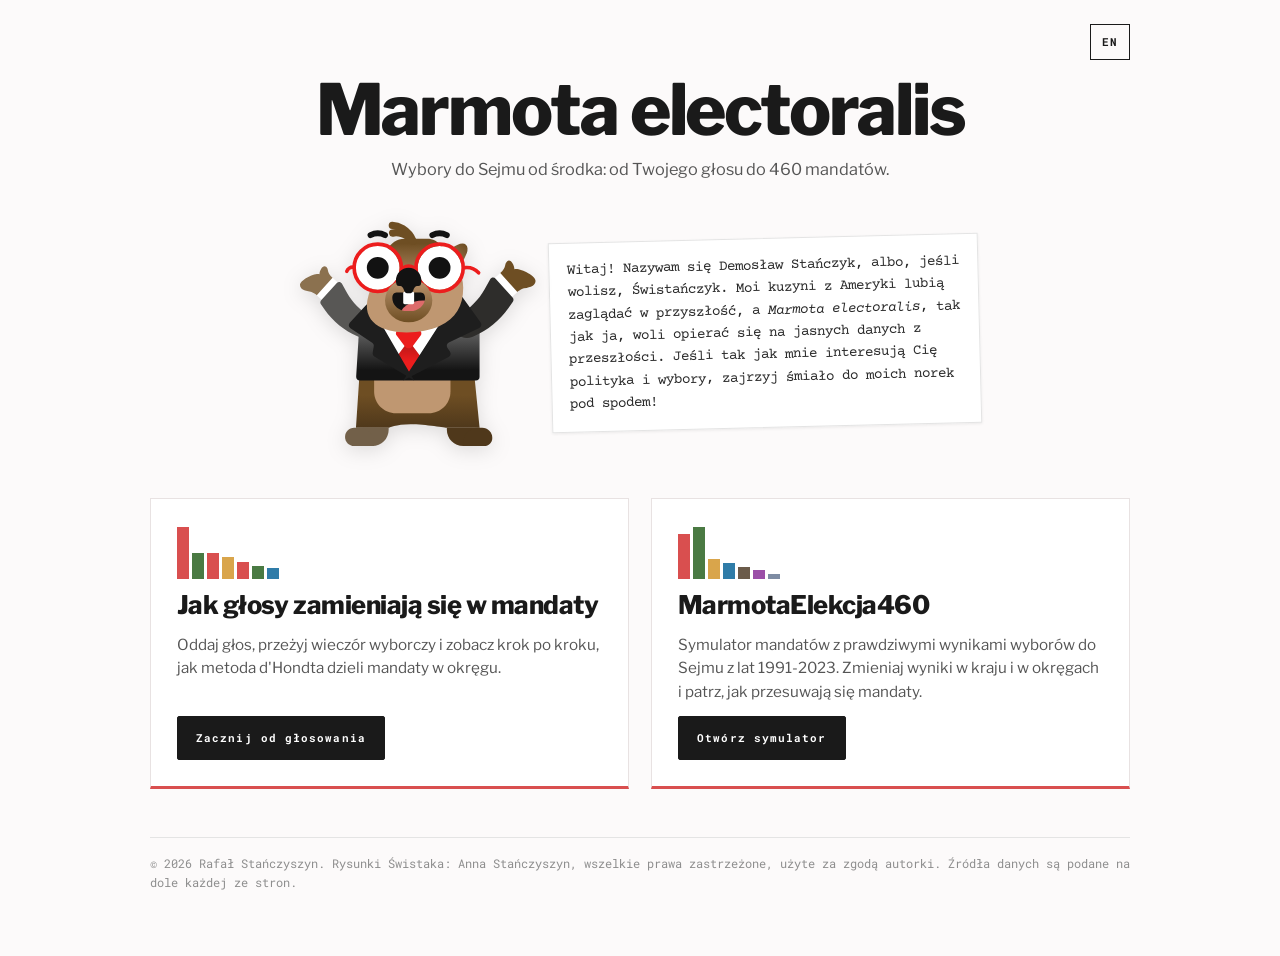
<file: index.html>
<!doctype html>
<html lang="pl"><head><meta charset="utf-8">
<meta name="viewport" content="width=device-width,initial-scale=1">
<title>Marmota electoralis - jak głosy zamieniają się w mandaty</title>
<meta name="description" content="Wybory do Sejmu RP ze Świstakiem: wyjaśnienie metody d'Hondta krok po kroku i symulator mandatów z wynikami z lat 1991-2023.">
<meta property="og:title" content="Marmota electoralis - jak głosy zamieniają się w mandaty">
<meta property="og:description" content="Wybory do Sejmu RP ze Świstakiem: wyjaśnienie metody d'Hondta krok po kroku i symulator mandatów z wynikami z lat 1991-2023.">
<link rel="canonical" href="https://marmotaelectoralis.com/">
<link rel="alternate" hreflang="pl" href="https://marmotaelectoralis.com/">
<link rel="alternate" hreflang="en" href="https://marmotaelectoralis.com/en/">
<link rel="stylesheet" href="/fonts/fonts.css">
<style>
:root{--page:#FCFAFA;--card:#fff;--line:#E8E2E2;--hair:#E4E4E4;--ink:#1A1A1A;--grey:#8E8E8E;--mid:#555;--red:#D94F4F;
 --sans:"Libre Franklin",Helvetica,Arial,sans-serif;--mono:"Roboto Mono",ui-monospace,Menlo,monospace;--type:"Courier Prime",ui-monospace,Menlo,monospace}
*{box-sizing:border-box}
body{margin:0;background:var(--page);color:var(--ink);font-family:var(--sans);-webkit-font-smoothing:antialiased;padding:1.5rem 1rem 4rem}
.wrap{max-width:980px;margin:0 auto;position:relative}
.langsw{position:absolute;right:0;top:0;font:700 .7rem/1 var(--mono);letter-spacing:.08em;color:var(--ink);text-decoration:none;
 border:1px solid var(--ink);padding:.55rem .7rem;min-height:36px;display:inline-flex;align-items:center}
.langsw:hover{background:var(--ink);color:#fff}
header{text-align:center;padding:3.2rem 0 0}
h1{font:800 clamp(2.3rem,7vw,4.4rem)/1 var(--sans);letter-spacing:-.03em;margin:0 0 .7rem}
.deck{color:var(--mid);font-size:1.02rem;line-height:1.55;margin:0 auto;max-width:52ch}
.mm{display:grid;grid-template-columns:240px minmax(0,440px);justify-content:center;align-items:center;margin:2.4rem auto 3.2rem}
button.pet{all:unset;display:block;cursor:pointer;position:relative;z-index:2}
button.pet:focus-visible{outline:2px solid #2F7CA8;outline-offset:6px;border-radius:4px}
.sw{width:240px;height:226px;display:block;filter:drop-shadow(0 4px 10px rgba(0,0,0,.13))}
button.pet:active .sw{transform:scale(.97)}
.note{background:#fff;border:1px solid var(--hair);padding:1rem 1.1rem;margin-left:10px;transform:rotate(-1.4deg);
 box-shadow:0 1px 3px rgba(0,0,0,.07);font:400 .9rem/1.55 var(--type);color:#2a2a2a}
.doors{display:grid;grid-template-columns:1fr 1fr;gap:1.4rem}
.door{background:var(--card);border:1px solid var(--line);border-bottom:3px solid var(--red);padding:1.8rem 1.6rem 1.6rem;
 display:flex;flex-direction:column;gap:.8rem}
.door h2{font:800 clamp(1.25rem,2.6vw,1.6rem)/1.12 var(--sans);letter-spacing:-.02em;margin:0}
.door p{margin:0;color:var(--mid);font-size:.95rem;line-height:1.55;max-width:46ch}
.door .btnlink{align-self:flex-start;margin-top:auto}
.btnlink{display:inline-block;font:700 .68rem/1 var(--mono);letter-spacing:.1em;padding:.95rem 1.15rem;min-height:44px;
 background:var(--ink);color:#fff;border:1px solid var(--ink);text-decoration:none;border-radius:2px}
.btnlink:hover,.btnlink:focus-visible{background:var(--red);border-color:var(--red)}
.btnlink:focus-visible{outline:2px solid #2F7CA8;outline-offset:3px}
.pic{height:3.2rem;display:flex;align-items:flex-end;gap:3px}
.pic i{display:block;width:12px;background:var(--c);height:var(--h)}
footer{margin-top:3rem;padding-top:1rem;border-top:1px solid var(--hair);font:400 .72rem/1.65 var(--mono);color:var(--grey)}
footer a{color:inherit}
@media (max-width:760px){
 header{padding-top:3.4rem}
 .mm{grid-template-columns:1fr;justify-items:center;margin:1.6rem auto 2.4rem}
 .sw{width:170px;height:160px;margin-bottom:4px}
 .note{margin:0;transform:rotate(-.8deg)}
 .doors{grid-template-columns:1fr}
}
</style></head>
<body><svg aria-hidden="true" style="position:absolute;width:0;height:0;overflow:hidden"><symbol id="sw-wita" viewBox="0 0 66 62" fill="none">
<g>
<rect x="11.6704" y="18.211" width="6.45549" height="3.68885" transform="rotate(132.241 11.6704 18.211)" fill="white"/>
<path d="M19.2147 26.2017C20.9491 27.1915 21.3209 29.5328 19.9784 31.0112L19.8445 31.1587C18.895 32.2043 17.383 32.525 16.0908 31.9549L15.6298 31.7515C12.1096 30.1985 9.07768 27.7179 6.85817 24.5751L5.75247 23.0094C5.51463 22.6726 5.54261 22.2158 5.81978 21.9106L10.129 17.165C10.5206 16.7337 11.2197 16.8129 11.505 17.3208L12.9515 19.8959C14.4292 22.5266 16.5941 24.7062 19.2147 26.2017Z" fill="#585755"/>
<path d="M0.000819609 17.751C-0.0664806 16.3528 4.03244 14.363 5.35476 14.7435C5.37335 13.5988 6.38187 12.0044 7.18213 12.7311C8.04459 13.5143 7.2146 14.1648 8.93933 15.7312L4.59961 20.5103C4.59961 20.5103 3.51926 19.701 2.92426 19.6117C1.07768 19.3347 0.0536355 18.8482 0.000819609 17.751Z" fill="#8B714F"/>
</g>
<path d="M17.0117 32.6009C17.2218 29.4491 19.8396 27 22.9984 27H40.9552C44.0377 27 46.6187 29.3358 46.9254 32.403L49.3851 57H40.3851C40.3851 57 34.3851 56 30.3851 56C26.3851 56 24.3851 57 24.3851 57C19.8851 57 15.3851 57 15.3851 57L17.0117 32.6009Z" fill="url(#paint0_linear_2_351)"/>
<path d="M20.3851 41C20.3851 37.6863 23.0713 35 26.3851 35H35.3851C38.6988 35 41.3851 37.6863 41.3851 41V47C41.3851 50.3137 38.6988 53 35.3851 53H26.3851C23.0713 53 20.3851 50.3137 20.3851 47V41Z" fill="#BF9771"/>
<path d="M16.3584 27.9395C16.3904 27.4117 16.8278 27 17.3566 27H48.3851C48.9373 27 49.3851 27.4477 49.3851 28V43C49.3851 43.5523 48.9373 44 48.3851 44H16.4475C15.8714 44 15.4145 43.5145 15.4493 42.9395L16.3584 27.9395Z" fill="url(#paint1_linear_2_351)"/>
<g>
<path d="M15.3851 57H24.3851V57.5C24.3851 59.9853 22.3703 62 19.8851 62V62C17.3998 62 15.3851 59.9853 15.3851 57.5V57Z" fill="#726049"/>
<path d="M20.3851 62L14.8851 62C13.5043 62 12.3851 60.8807 12.3851 59.5V59.5C12.3851 58.1193 13.5043 57 14.8851 57L16.3851 57C18.5942 57 20.3851 58.7909 20.3851 61L20.3851 62Z" fill="#726049"/>
</g>
<path d="M29.8851 42L17.8851 23L43.3851 21L29.8851 42Z" fill="white"/>
<rect width="7" height="4" transform="matrix(0.672252 0.740322 0.740322 -0.672252 52.1203 17.1251)" fill="white"/>
<path d="M43.9399 25.7898C42.0592 26.863 41.656 29.4018 43.1117 31.0049L43.257 31.1649C44.2865 32.2986 45.9261 32.6464 47.3272 32.0283L47.8271 31.8077C51.6443 30.1237 54.9319 27.4339 57.3387 24.0259L58.5376 22.3282C58.7955 21.963 58.7652 21.4677 58.4646 21.1367L53.7919 15.9909C53.3673 15.5232 52.6093 15.609 52.2999 16.1598L50.7314 18.9521C49.129 21.8047 46.7815 24.1681 43.9399 25.7898Z" fill="#2E2D2B"/>
<path d="M64.7742 16.6263C64.8472 15.1102 60.4025 12.9525 58.9687 13.3652C58.9485 12.1239 57.8549 10.395 56.9872 11.183C56.0519 12.0322 56.952 12.7376 55.0817 14.4361L59.7875 19.6184C59.7875 19.6184 60.959 18.7408 61.6042 18.644C63.6065 18.3436 64.7169 17.8161 64.7742 16.6263Z" fill="#6E4E23"/>
<path d="M49.3851 57H40.3851V57.5C40.3851 59.9853 42.3998 62 44.8851 62V62C47.3703 62 49.3851 59.9853 49.3851 57.5V57Z" fill="#4F381B"/>
<path d="M52.8851 59.7778C52.8851 61.0051 51.8901 62 50.6628 62L44.8851 62L44.8851 61C44.8851 58.7909 46.6759 57 48.8851 57L50.1073 57C51.6414 57 52.8851 58.2437 52.8851 59.7778V59.7778Z" fill="#4F381B"/>
<path d="M29.0851 34.0667C29.4851 33.5333 30.2851 33.5333 30.6851 34.0667L33.833 38.2639C34.145 38.68 34.0861 39.2658 33.6973 39.6113L30.5494 42.4095C30.1705 42.7462 29.5996 42.7462 29.2207 42.4095L26.0728 39.6113C25.6841 39.2658 25.6251 38.68 25.9371 38.2639L29.0851 34.0667Z" fill="url(#paint2_linear_2_351)"/>
<path d="M30.9251 34.6133C30.4051 35.3067 29.3651 35.3067 28.8451 34.6133L26.5851 31.6C26.0906 30.9408 26.561 30 27.3851 30L32.3851 30C33.2091 30 33.6795 30.9408 33.1851 31.6L30.9251 34.6133Z" fill="#EC1D1D"/>
<path d="M43.0911 21.2293L28.3851 44L40.8942 37.5138C41.423 37.2396 41.5963 36.5669 41.2659 36.0713L40.5257 34.961C40.1878 34.4541 40.3778 33.7654 40.9278 33.5034L49.3019 29.5158C49.8656 29.2473 50.0482 28.5336 49.6826 28.0274L44.7419 21.1863C44.3298 20.6158 43.473 20.6381 43.0911 21.2293Z" fill="#1E1E1E"/>
<path d="M18.8851 22.5L31.3851 44L20.4512 37.3533C20.1004 37.1401 19.9156 36.7342 19.985 36.3296L20.275 34.6407C20.3419 34.2511 20.1731 33.8587 19.8442 33.6394L13.8596 29.6497C13.348 29.3087 13.2625 28.5911 13.6795 28.1394L18.8851 22.5Z" fill="#1E1E1E"/>
<path d="M28.7191 5H34.9231C36.4754 5 37.9409 5.72388 38.8968 6.94697C42.8891 12.0549 44.8857 14.479 44.8851 18.5C44.8844 23.5391 42.7933 27 38.3851 29C31.4273 32.1567 15.4769 32 18.8486 20.5315C20.1846 15.9869 22.0466 12.4826 24.0531 8.05599C24.8864 6.21754 26.7006 5 28.7191 5Z" fill="url(#paint3_linear_2_351)"/>
<ellipse cx="41.9337" cy="10.8334" rx="2.47044" ry="5.59457" transform="rotate(41.3039 41.9337 10.8334)" fill="url(#paint4_linear_2_351)"/>
<path d="M12.8745 13.9485C13.1408 13.1489 13.9713 12.6828 14.7926 12.8721" stroke="#EC1D1D" stroke-linecap="round"/>
<g>
<circle cx="21.3851" cy="13" r="6" fill="white"/>
<circle cx="21.3851" cy="13" r="6.5" stroke="#EC1D1D"/>
</g>
<g>
<circle cx="38.3851" cy="13" r="6" fill="white"/>
<circle cx="38.3851" cy="13" r="6.5" stroke="#EC1D1D"/>
</g>
<path d="M45.3852 12.9337C46.7861 12.7967 48.1698 13.3273 49.12 14.3659" stroke="#EC1D1D" stroke-linecap="round"/>
<path d="M28.3851 13C29.2934 12.3944 30.4767 12.3944 31.3851 13" stroke="#EC1D1D" stroke-linecap="round"/>
<circle cx="21.3851" cy="13" r="3" fill="#121212"/>
<circle cx="38.3851" cy="13" r="3" fill="#121212"/>
<path d="M36.3851 4C37.6441 3.37049 39.126 3.37049 40.3851 4" stroke="#121212" stroke-width="1.6" stroke-linecap="round"/>
<path d="M19.3851 4C20.6441 3.37049 22.126 3.37049 23.3851 4" stroke="#121212" stroke-width="1.6" stroke-linecap="round"/>
<path d="M25.3851 1.30901C26.7073 1.34452 29.7084 2.27629 31.1356 5.71922" stroke="#6E4E23" stroke-width="2" stroke-linecap="round"/>
<path d="M25.4842 3.4498C26.5491 3.1949 29.1486 3.29694 31.0275 5.7443" stroke="#6E4E23" stroke-width="2" stroke-linecap="round"/>
<ellipse cx="29.8851" cy="22" rx="6.5" ry="6" fill="url(#paint5_linear_2_351)"/>
<g>
<mask id="mask0_2_351" style="mask-type:alpha" maskUnits="userSpaceOnUse" x="25" y="18" width="10" height="7">
<path d="M34.3851 21.2941C34.3851 23.1134 32.7487 25 29.8851 25C27.0214 25 25.3851 23.1134 25.3851 21.2941C25.3851 18.8235 27.755 20.234 28.6578 19.6471C29.6618 18.9943 28.6578 18 29.8851 18C31.1123 18 30.1083 18.9943 31.1123 19.6471C32.0151 20.234 34.3851 18.8235 34.3851 21.2941Z" fill="#121212"/>
</mask>
<g mask="url(#mask0_2_351)">
<rect x="23.3851" y="15" width="13" height="13" fill="#121212"/>
<ellipse cx="33.8851" cy="26.5" rx="6.5" ry="4.5" fill="#DD6B6B"/>
<rect x="28.3851" y="18" width="3" height="5" rx="0.4" fill="white"/>
</g>
</g>
<path d="M29.8851 13C31.8181 13 33.3851 14.567 33.3851 16.5C33.3851 16.9062 33.3155 17.296 33.1879 17.6586C33.064 18.0106 32.5912 18 32.2181 18C31.7524 18.0002 31.3501 18.4681 31.163 19.1445C31.0558 19.5318 30.8122 19.8988 30.415 19.9597C30.2422 19.9862 30.0653 20 29.8851 20C29.7044 20 29.5271 19.9862 29.3539 19.9596C28.9568 19.8988 28.7133 19.5319 28.6063 19.1446C28.4194 18.4681 28.0177 18.0002 27.552 18C27.1785 18 26.7049 18.01 26.5813 17.6576C26.4542 17.2952 26.3851 16.9057 26.3851 16.5C26.3851 14.567 27.9521 13 29.8851 13Z" fill="#121212"/>
<defs>



<linearGradient id="paint0_linear_2_351" x1="32.3851" y1="27" x2="32.3851" y2="57" gradientUnits="userSpaceOnUse">
<stop offset="0.7" stop-color="#6E4E23"/>
<stop offset="1" stop-color="#4F381B"/>
</linearGradient>
<linearGradient id="paint1_linear_2_351" x1="32.3851" y1="15.5" x2="32.3851" y2="44" gradientUnits="userSpaceOnUse">
<stop offset="0.4" stop-color="#7A7A7A"/>
<stop offset="0.9" stop-color="#141414"/>
</linearGradient>
<linearGradient id="paint2_linear_2_351" x1="29.8851" y1="29" x2="29.8851" y2="43" gradientUnits="userSpaceOnUse">
<stop stop-color="#861111"/>
<stop offset="0.697483" stop-color="#EC1D1D"/>
</linearGradient>
<linearGradient id="paint3_linear_2_351" x1="31.931" y1="5" x2="31.931" y2="31.07" gradientUnits="userSpaceOnUse">
<stop offset="0.05" stop-color="#6E4E23"/>
<stop offset="0.5" stop-color="#BF9771"/>
</linearGradient>
<linearGradient id="paint4_linear_2_351" x1="41.9337" y1="5.2388" x2="41.9337" y2="16.4279" gradientUnits="userSpaceOnUse">
<stop stop-color="#6E4E23"/>
<stop offset="1" stop-color="#BF9771"/>
</linearGradient>
<linearGradient id="paint5_linear_2_351" x1="29.8851" y1="16" x2="29.8851" y2="28" gradientUnits="userSpaceOnUse">
<stop stop-color="#BF9771"/>
<stop offset="1" stop-color="#6E4E23"/>
</linearGradient>
</defs>
</symbol><symbol id="sw-glaskany" viewBox="0 0 55 62" fill="none">
<g>
<path d="M10.4336 41.7394L5.02094 37.3006L2.16743 40.7802C0.941695 42.2749 1.15971 44.4802 2.65438 45.706V45.706C4.14905 46.9317 6.35438 46.7137 7.58011 45.219L10.4336 41.7394Z" fill="#8B714F"/>
<rect width="7" height="4" transform="matrix(-0.77324 -0.634113 -0.634113 0.77324 10.4336 41.7394)" fill="white"/>
<path d="M17.9524 32.231C19.3791 30.6759 19.2065 28.2417 17.5747 26.9035C16.1852 25.764 14.1755 25.796 12.8231 26.9793L10.0506 29.405C8.887 30.4231 7.83938 31.5665 6.9268 32.8146L3.53782 37.4494C3.22456 37.8778 3.30055 38.4763 3.71094 38.8129L9.02584 43.1715C9.50366 43.5633 10.219 43.4323 10.5269 42.8966L13.3265 38.0265C14.097 36.686 15.0132 35.4348 16.0584 34.2955L17.9524 32.231Z" fill="#585755"/>
</g>
<path d="M12.5421 32.6009C12.7523 29.4491 15.3701 27 18.5288 27H36.4857C39.5682 27 42.1492 29.3358 42.4559 32.403L44.9155 57H35.9155C35.9155 57 29.9155 56 25.9155 56C21.9155 56 19.9155 57 19.9155 57C15.4155 57 10.9155 57 10.9155 57L12.5421 32.6009Z" fill="url(#paint0_linear_31_701)"/>
<path d="M15.9155 41C15.9155 37.6863 18.6018 35 21.9155 35H30.9155C34.2292 35 36.9155 37.6863 36.9155 41V47C36.9155 50.3137 34.2292 53 30.9155 53H21.9155C18.6018 53 15.9155 50.3137 15.9155 47V41Z" fill="#BF9771"/>
<path d="M11.8889 27.9395C11.9209 27.4117 12.3583 27 12.8871 27H43.9155C44.4678 27 44.9155 27.4477 44.9155 28V43C44.9155 43.5523 44.4678 44 43.9155 44H11.978C11.4019 44 10.945 43.5145 10.9798 42.9395L11.8889 27.9395Z" fill="url(#paint1_linear_31_701)"/>
<g>
<path d="M10.9155 57H19.9155V57.5C19.9155 59.9853 17.9008 62 15.4155 62V62C12.9302 62 10.9155 59.9853 10.9155 57.5V57Z" fill="#726049"/>
<path d="M15.9155 62L10.4155 62C9.03481 62 7.91553 60.8807 7.91553 59.5V59.5C7.91553 58.1193 9.03482 57 10.4155 57L11.9155 57C14.1247 57 15.9155 58.7909 15.9155 61L15.9155 62Z" fill="#726049"/>
</g>
<path d="M25.4155 42L13.4155 23L38.9155 21L25.4155 42Z" fill="white"/>
<path d="M44.9155 57H35.9155V57.5C35.9155 59.9853 37.9302 62 40.4155 62V62C42.9008 62 44.9155 59.9853 44.9155 57.5V57Z" fill="#4F381B"/>
<path d="M48.4155 59.7778C48.4155 61.0051 47.4206 62 46.1933 62L40.4155 62L40.4155 61C40.4155 58.7909 42.2064 57 44.4155 57L45.6378 57C47.1719 57 48.4155 58.2437 48.4155 59.7778V59.7778Z" fill="#4F381B"/>
<path d="M24.6155 34.0667C25.0155 33.5333 25.8155 33.5333 26.2155 34.0667L29.3634 38.2639C29.6755 38.68 29.6165 39.2658 29.2278 39.6113L26.0799 42.4095C25.701 42.7462 25.1301 42.7462 24.7512 42.4095L21.6032 39.6113C21.2145 39.2658 21.1556 38.68 21.4676 38.2639L24.6155 34.0667Z" fill="url(#paint2_linear_31_701)"/>
<path d="M26.4555 34.6133C25.9355 35.3067 24.8955 35.3067 24.3755 34.6133L22.1155 31.6C21.6211 30.9408 22.0915 30 22.9155 30L27.9155 30C28.7396 30 29.21 30.9408 28.7155 31.6L26.4555 34.6133Z" fill="#EC1D1D"/>
<path d="M14.4155 22.5L26.9155 44L15.9816 37.3533C15.6309 37.1401 15.446 36.7342 15.5155 36.3296L15.8055 34.6407C15.8724 34.2511 15.7035 33.8587 15.3746 33.6394L9.39007 29.6497C8.87851 29.3087 8.79295 28.5911 9.20996 28.1394L14.4155 22.5Z" fill="url(#paint3_linear_31_701)"/>
<path d="M38.6216 21.2293L23.9155 44L36.4247 37.5138C36.9534 37.2396 37.1268 36.5669 36.7964 36.0713L36.0562 34.961C35.7183 34.4541 35.9083 33.7654 36.4583 33.5034L44.8324 29.5158C45.3961 29.2473 45.5787 28.5336 45.2131 28.0274L40.2723 21.1863C39.8603 20.6158 39.0034 20.6381 38.6216 21.2293Z" fill="url(#paint4_linear_31_701)"/>
<path d="M24.2496 5H30.4536C32.0059 5 33.4713 5.72388 34.4273 6.94697C38.4196 12.0549 40.4161 14.479 40.4156 18.5C40.4148 23.5391 38.3238 27 33.9156 29C26.9578 32.1567 11.0074 32 14.379 20.5315C15.7151 15.9869 17.577 12.4826 19.5835 8.05599C20.4169 6.21754 22.2311 5 24.2496 5Z" fill="url(#paint5_linear_31_701)"/>
<ellipse cx="37.4642" cy="10.8334" rx="2.47044" ry="5.59457" transform="rotate(41.3039 37.4642 10.8334)" fill="url(#paint6_linear_31_701)"/>
<path d="M8.40493 13.9485C8.67124 13.1489 9.50182 12.6828 10.3231 12.8721" stroke="#EC1D1D" stroke-linecap="round"/>
<g>
<ellipse cx="16.9155" cy="13" rx="6" ry="4" fill="white"/>
<path d="M16.9155 8.5C18.6572 8.5 20.2564 8.97015 21.4351 9.75586C22.6102 10.5393 23.4155 11.6762 23.4155 13C23.4155 14.3238 22.6102 15.4607 21.4351 16.2441C20.2564 17.0299 18.6572 17.5 16.9155 17.5C15.1738 17.5 13.5747 17.0299 12.396 16.2441C11.2208 15.4607 10.4155 14.3238 10.4155 13C10.4155 11.6762 11.2208 10.5393 12.396 9.75586C13.5747 8.97015 15.1738 8.5 16.9155 8.5Z" stroke="#EC1D1D"/>
</g>
<g>
<ellipse cx="33.9155" cy="13" rx="6" ry="4" fill="white"/>
<path d="M33.9155 8.5C35.6572 8.5 37.2564 8.97015 38.4351 9.75586C39.6102 10.5393 40.4155 11.6762 40.4155 13C40.4155 14.3238 39.6102 15.4607 38.4351 16.2441C37.2564 17.0299 35.6572 17.5 33.9155 17.5C32.1738 17.5 30.5747 17.0299 29.396 16.2441C28.2208 15.4607 27.4155 14.3238 27.4155 13C27.4155 11.6762 28.2208 10.5393 29.396 9.75586C30.5747 8.97015 32.1738 8.5 33.9155 8.5Z" stroke="#EC1D1D"/>
</g>
<path d="M40.9156 12.9337C42.3166 12.7967 43.7003 13.3273 44.6504 14.3659" stroke="#EC1D1D" stroke-linecap="round"/>
<path d="M23.9155 13C24.8239 12.3944 26.0072 12.3944 26.9155 13" stroke="#EC1D1D" stroke-linecap="round"/>
<path d="M18.9155 2.15553C20.2018 1.84763 23.3419 1.97089 25.6115 4.92714" stroke="#6E4E23" stroke-width="2" stroke-linecap="round"/>
<path d="M19.5653 4.19772C20.5279 3.67589 23.0653 3.10165 25.5136 4.97932" stroke="#6E4E23" stroke-width="2" stroke-linecap="round"/>
<path d="M32.9155 21.3286C32.9155 24.2715 29.5577 23.9929 25.4155 23.9929C21.2734 23.9929 17.9155 24.2715 17.9155 21.3286C17.9155 18.3857 21.2734 16 25.4155 16C29.5577 16 32.9155 18.3857 32.9155 21.3286Z" fill="url(#paint7_linear_31_701)"/>
<path d="M25.4155 13C27.3485 13 28.9155 14.567 28.9155 16.5C28.9155 16.9062 28.8459 17.296 28.7184 17.6586C28.5945 18.0106 28.1217 18 27.7485 18C27.2829 18.0002 26.8806 18.4681 26.6934 19.1445C26.5863 19.5318 26.3427 19.8988 25.9455 19.9597C25.7727 19.9862 25.5957 20 25.4155 20C25.2349 20 25.0576 19.9862 24.8844 19.9596C24.4873 19.8988 24.2438 19.5319 24.1368 19.1446C23.9499 18.4681 23.5482 18.0002 23.0825 18C22.709 18 22.2354 18.01 22.1118 17.6576C21.9847 17.2952 21.9155 16.9057 21.9155 16.5C21.9155 14.567 23.4825 13 25.4155 13Z" fill="#121212"/>
<path d="M20.9155 20.8799L21.6828 21.0561C22.9006 21.3358 24.1791 21.0304 25.1389 20.2305L25.4155 20L25.6921 20.2305C26.652 21.0304 27.9305 21.3358 29.1482 21.0561L29.9155 20.8799" stroke="#121212" stroke-width="1.6" stroke-linecap="round"/>
<path d="M31.9155 13C33.1746 12.3705 34.6565 12.3705 35.9155 13" stroke="#121212" stroke-width="1.6" stroke-linecap="round"/>
<path d="M14.9155 13C16.1746 12.3705 17.6565 12.3705 18.9155 13" stroke="#121212" stroke-width="1.6" stroke-linecap="round"/>
<path d="M31.9155 6C33.1746 5.37049 34.6565 5.37049 35.9155 6" stroke="#121212" stroke-width="1.6" stroke-linecap="round"/>
<path d="M14.9155 6C16.1746 5.37049 17.6565 5.37049 18.9155 6" stroke="#121212" stroke-width="1.6" stroke-linecap="round"/>
<path d="M45.175 41.4168L51.2372 37.9168L53.4872 41.8139C54.4537 43.4879 53.8801 45.6285 52.2061 46.595V46.595C50.5321 47.5615 48.3915 46.9879 47.425 45.3139L45.175 41.4168Z" fill="#6E4E23"/>
<rect x="45.175" y="41.4168" width="7" height="4" transform="rotate(-30 45.175 41.4168)" fill="white"/>
<path d="M39.3017 30.8127C38.1468 29.0464 38.7128 26.6726 40.5404 25.6174C42.0966 24.7189 44.0743 25.0772 45.2165 26.4646L45.9837 27.3965C48.0125 29.861 49.7631 32.5421 51.2034 35.3909L52.6765 38.3046C52.9159 38.7782 52.7437 39.3565 52.284 39.6218L46.3314 43.0586C45.7962 43.3676 45.1117 43.1221 44.8949 42.5434L42.9242 37.283C42.3818 35.8352 41.6811 34.4517 40.835 33.1576L39.3017 30.8127Z" fill="#2E2D2B"/>
<defs>


<linearGradient id="paint0_linear_31_701" x1="27.9155" y1="27" x2="27.9155" y2="57" gradientUnits="userSpaceOnUse">
<stop offset="0.7" stop-color="#6E4E23"/>
<stop offset="1" stop-color="#4F381B"/>
</linearGradient>
<linearGradient id="paint1_linear_31_701" x1="27.9155" y1="15.5" x2="27.9155" y2="44" gradientUnits="userSpaceOnUse">
<stop offset="0.4" stop-color="#7A7A7A"/>
<stop offset="0.9" stop-color="#141414"/>
</linearGradient>
<linearGradient id="paint2_linear_31_701" x1="25.4155" y1="29" x2="25.4155" y2="43" gradientUnits="userSpaceOnUse">
<stop stop-color="#861111"/>
<stop offset="0.697483" stop-color="#EC1D1D"/>
</linearGradient>
<linearGradient id="paint3_linear_31_701" x1="17.6655" y1="22.5" x2="17.6655" y2="44" gradientUnits="userSpaceOnUse">
<stop offset="0.6" stop-color="#1E1E1E"/>
<stop offset="1" stop-color="#141414"/>
</linearGradient>
<linearGradient id="paint4_linear_31_701" x1="34.9155" y1="20" x2="34.9155" y2="44" gradientUnits="userSpaceOnUse">
<stop offset="0.6" stop-color="#1E1E1E"/>
<stop offset="1" stop-color="#141414"/>
</linearGradient>
<linearGradient id="paint5_linear_31_701" x1="27.4614" y1="5" x2="27.4614" y2="31.07" gradientUnits="userSpaceOnUse">
<stop offset="0.05" stop-color="#6E4E23"/>
<stop offset="0.5" stop-color="#BF9771"/>
</linearGradient>
<linearGradient id="paint6_linear_31_701" x1="37.4642" y1="5.2388" x2="37.4642" y2="16.4279" gradientUnits="userSpaceOnUse">
<stop stop-color="#6E4E23"/>
<stop offset="1" stop-color="#BF9771"/>
</linearGradient>
<linearGradient id="paint7_linear_31_701" x1="25.4155" y1="16" x2="25.4155" y2="26.6573" gradientUnits="userSpaceOnUse">
<stop stop-color="#BF9771"/>
<stop offset="1" stop-color="#6E4E23"/>
</linearGradient>
</defs>
</symbol></svg>
<div class="wrap">
<a class="langsw" href="en/" hreflang="en" title="English version">EN</a>
<header><h1>Marmota electoralis</h1><p class="deck">Wybory do Sejmu od środka: od Twojego głosu do 460 mandatów.</p></header>
<div class="mm"><button class="pet" id="pet" type="button" aria-label="Pogłaszcz Świstaka"><svg class="sw" viewBox="0 0 66 62" preserveAspectRatio="xMidYMax meet" aria-hidden="true"><use id="swuse" href="#sw-wita"/></svg></button>
<p class="note">Witaj! Nazywam się Demosław Stańczyk, albo, jeśli wolisz, Świstańczyk. Moi kuzyni z Ameryki lubią zaglądać w przyszłość, a <i>Marmota electoralis</i>, tak jak ja, woli opierać się na jasnych danych z przeszłości. Jeśli tak jak mnie interesują Cię polityka i wybory, zajrzyj śmiało do moich norek pod spodem!</p></div>
<main class="doors">
<section class="door"><div class="pic" aria-hidden="true"><i style="--c:#D94F4F;--h:100%"></i><i style="--c:#4A7A43;--h:50%"></i><i style="--c:#D94F4F;--h:50%"></i><i style="--c:#D9A54B;--h:42%"></i><i style="--c:#D94F4F;--h:33%"></i><i style="--c:#4A7A43;--h:25%"></i><i style="--c:#2F7CA8;--h:21%"></i></div><h2>Jak głosy zamieniają się w mandaty</h2><p>Oddaj głos, przeżyj wieczór wyborczy i zobacz krok po kroku, jak metoda d'Hondta dzieli mandaty w okręgu.</p><a class="btnlink" href="glosy-w-mandaty/">Zacznij od głosowania</a></section>
<section class="door"><div class="pic" aria-hidden="true"><i style="--c:#D94F4F;--h:88%"></i><i style="--c:#4A7A43;--h:100%"></i><i style="--c:#D9A54B;--h:38%"></i><i style="--c:#2F7CA8;--h:30%"></i><i style="--c:#6B5B4A;--h:22%"></i><i style="--c:#9B4FA8;--h:16%"></i><i style="--c:#7E8CA3;--h:9%"></i></div><h2>MarmotaElekcja460</h2><p>Symulator mandatów z prawdziwymi wynikami wyborów do Sejmu z lat 1991-2023. Zmieniaj wyniki w kraju i w okręgach i patrz, jak przesuwają się mandaty.</p><a class="btnlink" href="marmotaelekcja460/">Otwórz symulator</a></section>
</main>
<footer>© 2026 Rafał Stańczyszyn. Rysunki Świstaka: Anna Stańczyszyn, wszelkie prawa zastrzeżone, użyte za zgodą autorki. Źródła danych są podane na dole każdej ze stron.</footer>
</div>
<script>
(function(){var b=document.getElementById("pet"),u=document.getElementById("swuse"),t;
b.addEventListener("click",function(){u.setAttribute("href","#sw-glaskany");clearTimeout(t);
t=setTimeout(function(){u.setAttribute("href","#sw-wita")},1400)});})();
</script>
</body></html>
</file>
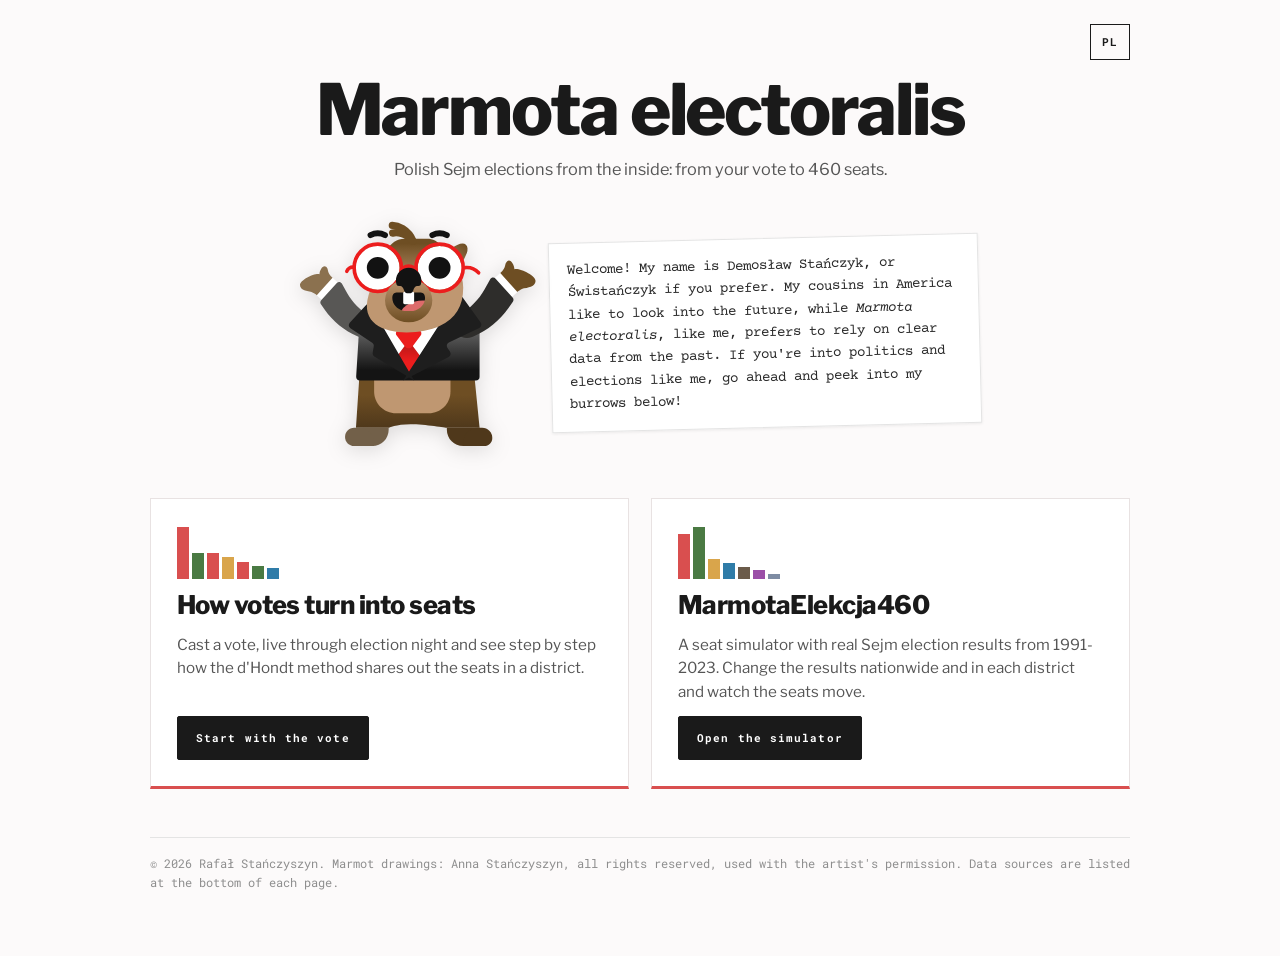
<file: en/index.html>
<!doctype html>
<html lang="en"><head><meta charset="utf-8">
<meta name="viewport" content="width=device-width,initial-scale=1">
<title>Marmota electoralis - how votes turn into seats</title>
<meta name="description" content="Polish Sejm elections with the Marmot: a step-by-step guide to the d'Hondt method and a seat simulator with results from 1991-2023.">
<meta property="og:title" content="Marmota electoralis - how votes turn into seats">
<meta property="og:description" content="Polish Sejm elections with the Marmot: a step-by-step guide to the d'Hondt method and a seat simulator with results from 1991-2023.">
<link rel="canonical" href="https://marmotaelectoralis.com/en/">
<link rel="alternate" hreflang="pl" href="https://marmotaelectoralis.com/">
<link rel="alternate" hreflang="en" href="https://marmotaelectoralis.com/en/">
<link rel="stylesheet" href="/fonts/fonts.css">
<style>
:root{--page:#FCFAFA;--card:#fff;--line:#E8E2E2;--hair:#E4E4E4;--ink:#1A1A1A;--grey:#8E8E8E;--mid:#555;--red:#D94F4F;
 --sans:"Libre Franklin",Helvetica,Arial,sans-serif;--mono:"Roboto Mono",ui-monospace,Menlo,monospace;--type:"Courier Prime",ui-monospace,Menlo,monospace}
*{box-sizing:border-box}
body{margin:0;background:var(--page);color:var(--ink);font-family:var(--sans);-webkit-font-smoothing:antialiased;padding:1.5rem 1rem 4rem}
.wrap{max-width:980px;margin:0 auto;position:relative}
.langsw{position:absolute;right:0;top:0;font:700 .7rem/1 var(--mono);letter-spacing:.08em;color:var(--ink);text-decoration:none;
 border:1px solid var(--ink);padding:.55rem .7rem;min-height:36px;display:inline-flex;align-items:center}
.langsw:hover{background:var(--ink);color:#fff}
header{text-align:center;padding:3.2rem 0 0}
h1{font:800 clamp(2.3rem,7vw,4.4rem)/1 var(--sans);letter-spacing:-.03em;margin:0 0 .7rem}
.deck{color:var(--mid);font-size:1.02rem;line-height:1.55;margin:0 auto;max-width:52ch}
.mm{display:grid;grid-template-columns:240px minmax(0,440px);justify-content:center;align-items:center;margin:2.4rem auto 3.2rem}
button.pet{all:unset;display:block;cursor:pointer;position:relative;z-index:2}
button.pet:focus-visible{outline:2px solid #2F7CA8;outline-offset:6px;border-radius:4px}
.sw{width:240px;height:226px;display:block;filter:drop-shadow(0 4px 10px rgba(0,0,0,.13))}
button.pet:active .sw{transform:scale(.97)}
.note{background:#fff;border:1px solid var(--hair);padding:1rem 1.1rem;margin-left:10px;transform:rotate(-1.4deg);
 box-shadow:0 1px 3px rgba(0,0,0,.07);font:400 .9rem/1.55 var(--type);color:#2a2a2a}
.doors{display:grid;grid-template-columns:1fr 1fr;gap:1.4rem}
.door{background:var(--card);border:1px solid var(--line);border-bottom:3px solid var(--red);padding:1.8rem 1.6rem 1.6rem;
 display:flex;flex-direction:column;gap:.8rem}
.door h2{font:800 clamp(1.25rem,2.6vw,1.6rem)/1.12 var(--sans);letter-spacing:-.02em;margin:0}
.door p{margin:0;color:var(--mid);font-size:.95rem;line-height:1.55;max-width:46ch}
.door .btnlink{align-self:flex-start;margin-top:auto}
.btnlink{display:inline-block;font:700 .68rem/1 var(--mono);letter-spacing:.1em;padding:.95rem 1.15rem;min-height:44px;
 background:var(--ink);color:#fff;border:1px solid var(--ink);text-decoration:none;border-radius:2px}
.btnlink:hover,.btnlink:focus-visible{background:var(--red);border-color:var(--red)}
.btnlink:focus-visible{outline:2px solid #2F7CA8;outline-offset:3px}
.pic{height:3.2rem;display:flex;align-items:flex-end;gap:3px}
.pic i{display:block;width:12px;background:var(--c);height:var(--h)}
footer{margin-top:3rem;padding-top:1rem;border-top:1px solid var(--hair);font:400 .72rem/1.65 var(--mono);color:var(--grey)}
footer a{color:inherit}
@media (max-width:760px){
 header{padding-top:3.4rem}
 .mm{grid-template-columns:1fr;justify-items:center;margin:1.6rem auto 2.4rem}
 .sw{width:170px;height:160px;margin-bottom:4px}
 .note{margin:0;transform:rotate(-.8deg)}
 .doors{grid-template-columns:1fr}
}
</style></head>
<body><svg aria-hidden="true" style="position:absolute;width:0;height:0;overflow:hidden"><symbol id="sw-wita" viewBox="0 0 66 62" fill="none">
<g>
<rect x="11.6704" y="18.211" width="6.45549" height="3.68885" transform="rotate(132.241 11.6704 18.211)" fill="white"/>
<path d="M19.2147 26.2017C20.9491 27.1915 21.3209 29.5328 19.9784 31.0112L19.8445 31.1587C18.895 32.2043 17.383 32.525 16.0908 31.9549L15.6298 31.7515C12.1096 30.1985 9.07768 27.7179 6.85817 24.5751L5.75247 23.0094C5.51463 22.6726 5.54261 22.2158 5.81978 21.9106L10.129 17.165C10.5206 16.7337 11.2197 16.8129 11.505 17.3208L12.9515 19.8959C14.4292 22.5266 16.5941 24.7062 19.2147 26.2017Z" fill="#585755"/>
<path d="M0.000819609 17.751C-0.0664806 16.3528 4.03244 14.363 5.35476 14.7435C5.37335 13.5988 6.38187 12.0044 7.18213 12.7311C8.04459 13.5143 7.2146 14.1648 8.93933 15.7312L4.59961 20.5103C4.59961 20.5103 3.51926 19.701 2.92426 19.6117C1.07768 19.3347 0.0536355 18.8482 0.000819609 17.751Z" fill="#8B714F"/>
</g>
<path d="M17.0117 32.6009C17.2218 29.4491 19.8396 27 22.9984 27H40.9552C44.0377 27 46.6187 29.3358 46.9254 32.403L49.3851 57H40.3851C40.3851 57 34.3851 56 30.3851 56C26.3851 56 24.3851 57 24.3851 57C19.8851 57 15.3851 57 15.3851 57L17.0117 32.6009Z" fill="url(#paint0_linear_2_351)"/>
<path d="M20.3851 41C20.3851 37.6863 23.0713 35 26.3851 35H35.3851C38.6988 35 41.3851 37.6863 41.3851 41V47C41.3851 50.3137 38.6988 53 35.3851 53H26.3851C23.0713 53 20.3851 50.3137 20.3851 47V41Z" fill="#BF9771"/>
<path d="M16.3584 27.9395C16.3904 27.4117 16.8278 27 17.3566 27H48.3851C48.9373 27 49.3851 27.4477 49.3851 28V43C49.3851 43.5523 48.9373 44 48.3851 44H16.4475C15.8714 44 15.4145 43.5145 15.4493 42.9395L16.3584 27.9395Z" fill="url(#paint1_linear_2_351)"/>
<g>
<path d="M15.3851 57H24.3851V57.5C24.3851 59.9853 22.3703 62 19.8851 62V62C17.3998 62 15.3851 59.9853 15.3851 57.5V57Z" fill="#726049"/>
<path d="M20.3851 62L14.8851 62C13.5043 62 12.3851 60.8807 12.3851 59.5V59.5C12.3851 58.1193 13.5043 57 14.8851 57L16.3851 57C18.5942 57 20.3851 58.7909 20.3851 61L20.3851 62Z" fill="#726049"/>
</g>
<path d="M29.8851 42L17.8851 23L43.3851 21L29.8851 42Z" fill="white"/>
<rect width="7" height="4" transform="matrix(0.672252 0.740322 0.740322 -0.672252 52.1203 17.1251)" fill="white"/>
<path d="M43.9399 25.7898C42.0592 26.863 41.656 29.4018 43.1117 31.0049L43.257 31.1649C44.2865 32.2986 45.9261 32.6464 47.3272 32.0283L47.8271 31.8077C51.6443 30.1237 54.9319 27.4339 57.3387 24.0259L58.5376 22.3282C58.7955 21.963 58.7652 21.4677 58.4646 21.1367L53.7919 15.9909C53.3673 15.5232 52.6093 15.609 52.2999 16.1598L50.7314 18.9521C49.129 21.8047 46.7815 24.1681 43.9399 25.7898Z" fill="#2E2D2B"/>
<path d="M64.7742 16.6263C64.8472 15.1102 60.4025 12.9525 58.9687 13.3652C58.9485 12.1239 57.8549 10.395 56.9872 11.183C56.0519 12.0322 56.952 12.7376 55.0817 14.4361L59.7875 19.6184C59.7875 19.6184 60.959 18.7408 61.6042 18.644C63.6065 18.3436 64.7169 17.8161 64.7742 16.6263Z" fill="#6E4E23"/>
<path d="M49.3851 57H40.3851V57.5C40.3851 59.9853 42.3998 62 44.8851 62V62C47.3703 62 49.3851 59.9853 49.3851 57.5V57Z" fill="#4F381B"/>
<path d="M52.8851 59.7778C52.8851 61.0051 51.8901 62 50.6628 62L44.8851 62L44.8851 61C44.8851 58.7909 46.6759 57 48.8851 57L50.1073 57C51.6414 57 52.8851 58.2437 52.8851 59.7778V59.7778Z" fill="#4F381B"/>
<path d="M29.0851 34.0667C29.4851 33.5333 30.2851 33.5333 30.6851 34.0667L33.833 38.2639C34.145 38.68 34.0861 39.2658 33.6973 39.6113L30.5494 42.4095C30.1705 42.7462 29.5996 42.7462 29.2207 42.4095L26.0728 39.6113C25.6841 39.2658 25.6251 38.68 25.9371 38.2639L29.0851 34.0667Z" fill="url(#paint2_linear_2_351)"/>
<path d="M30.9251 34.6133C30.4051 35.3067 29.3651 35.3067 28.8451 34.6133L26.5851 31.6C26.0906 30.9408 26.561 30 27.3851 30L32.3851 30C33.2091 30 33.6795 30.9408 33.1851 31.6L30.9251 34.6133Z" fill="#EC1D1D"/>
<path d="M43.0911 21.2293L28.3851 44L40.8942 37.5138C41.423 37.2396 41.5963 36.5669 41.2659 36.0713L40.5257 34.961C40.1878 34.4541 40.3778 33.7654 40.9278 33.5034L49.3019 29.5158C49.8656 29.2473 50.0482 28.5336 49.6826 28.0274L44.7419 21.1863C44.3298 20.6158 43.473 20.6381 43.0911 21.2293Z" fill="#1E1E1E"/>
<path d="M18.8851 22.5L31.3851 44L20.4512 37.3533C20.1004 37.1401 19.9156 36.7342 19.985 36.3296L20.275 34.6407C20.3419 34.2511 20.1731 33.8587 19.8442 33.6394L13.8596 29.6497C13.348 29.3087 13.2625 28.5911 13.6795 28.1394L18.8851 22.5Z" fill="#1E1E1E"/>
<path d="M28.7191 5H34.9231C36.4754 5 37.9409 5.72388 38.8968 6.94697C42.8891 12.0549 44.8857 14.479 44.8851 18.5C44.8844 23.5391 42.7933 27 38.3851 29C31.4273 32.1567 15.4769 32 18.8486 20.5315C20.1846 15.9869 22.0466 12.4826 24.0531 8.05599C24.8864 6.21754 26.7006 5 28.7191 5Z" fill="url(#paint3_linear_2_351)"/>
<ellipse cx="41.9337" cy="10.8334" rx="2.47044" ry="5.59457" transform="rotate(41.3039 41.9337 10.8334)" fill="url(#paint4_linear_2_351)"/>
<path d="M12.8745 13.9485C13.1408 13.1489 13.9713 12.6828 14.7926 12.8721" stroke="#EC1D1D" stroke-linecap="round"/>
<g>
<circle cx="21.3851" cy="13" r="6" fill="white"/>
<circle cx="21.3851" cy="13" r="6.5" stroke="#EC1D1D"/>
</g>
<g>
<circle cx="38.3851" cy="13" r="6" fill="white"/>
<circle cx="38.3851" cy="13" r="6.5" stroke="#EC1D1D"/>
</g>
<path d="M45.3852 12.9337C46.7861 12.7967 48.1698 13.3273 49.12 14.3659" stroke="#EC1D1D" stroke-linecap="round"/>
<path d="M28.3851 13C29.2934 12.3944 30.4767 12.3944 31.3851 13" stroke="#EC1D1D" stroke-linecap="round"/>
<circle cx="21.3851" cy="13" r="3" fill="#121212"/>
<circle cx="38.3851" cy="13" r="3" fill="#121212"/>
<path d="M36.3851 4C37.6441 3.37049 39.126 3.37049 40.3851 4" stroke="#121212" stroke-width="1.6" stroke-linecap="round"/>
<path d="M19.3851 4C20.6441 3.37049 22.126 3.37049 23.3851 4" stroke="#121212" stroke-width="1.6" stroke-linecap="round"/>
<path d="M25.3851 1.30901C26.7073 1.34452 29.7084 2.27629 31.1356 5.71922" stroke="#6E4E23" stroke-width="2" stroke-linecap="round"/>
<path d="M25.4842 3.4498C26.5491 3.1949 29.1486 3.29694 31.0275 5.7443" stroke="#6E4E23" stroke-width="2" stroke-linecap="round"/>
<ellipse cx="29.8851" cy="22" rx="6.5" ry="6" fill="url(#paint5_linear_2_351)"/>
<g>
<mask id="mask0_2_351" style="mask-type:alpha" maskUnits="userSpaceOnUse" x="25" y="18" width="10" height="7">
<path d="M34.3851 21.2941C34.3851 23.1134 32.7487 25 29.8851 25C27.0214 25 25.3851 23.1134 25.3851 21.2941C25.3851 18.8235 27.755 20.234 28.6578 19.6471C29.6618 18.9943 28.6578 18 29.8851 18C31.1123 18 30.1083 18.9943 31.1123 19.6471C32.0151 20.234 34.3851 18.8235 34.3851 21.2941Z" fill="#121212"/>
</mask>
<g mask="url(#mask0_2_351)">
<rect x="23.3851" y="15" width="13" height="13" fill="#121212"/>
<ellipse cx="33.8851" cy="26.5" rx="6.5" ry="4.5" fill="#DD6B6B"/>
<rect x="28.3851" y="18" width="3" height="5" rx="0.4" fill="white"/>
</g>
</g>
<path d="M29.8851 13C31.8181 13 33.3851 14.567 33.3851 16.5C33.3851 16.9062 33.3155 17.296 33.1879 17.6586C33.064 18.0106 32.5912 18 32.2181 18C31.7524 18.0002 31.3501 18.4681 31.163 19.1445C31.0558 19.5318 30.8122 19.8988 30.415 19.9597C30.2422 19.9862 30.0653 20 29.8851 20C29.7044 20 29.5271 19.9862 29.3539 19.9596C28.9568 19.8988 28.7133 19.5319 28.6063 19.1446C28.4194 18.4681 28.0177 18.0002 27.552 18C27.1785 18 26.7049 18.01 26.5813 17.6576C26.4542 17.2952 26.3851 16.9057 26.3851 16.5C26.3851 14.567 27.9521 13 29.8851 13Z" fill="#121212"/>
<defs>



<linearGradient id="paint0_linear_2_351" x1="32.3851" y1="27" x2="32.3851" y2="57" gradientUnits="userSpaceOnUse">
<stop offset="0.7" stop-color="#6E4E23"/>
<stop offset="1" stop-color="#4F381B"/>
</linearGradient>
<linearGradient id="paint1_linear_2_351" x1="32.3851" y1="15.5" x2="32.3851" y2="44" gradientUnits="userSpaceOnUse">
<stop offset="0.4" stop-color="#7A7A7A"/>
<stop offset="0.9" stop-color="#141414"/>
</linearGradient>
<linearGradient id="paint2_linear_2_351" x1="29.8851" y1="29" x2="29.8851" y2="43" gradientUnits="userSpaceOnUse">
<stop stop-color="#861111"/>
<stop offset="0.697483" stop-color="#EC1D1D"/>
</linearGradient>
<linearGradient id="paint3_linear_2_351" x1="31.931" y1="5" x2="31.931" y2="31.07" gradientUnits="userSpaceOnUse">
<stop offset="0.05" stop-color="#6E4E23"/>
<stop offset="0.5" stop-color="#BF9771"/>
</linearGradient>
<linearGradient id="paint4_linear_2_351" x1="41.9337" y1="5.2388" x2="41.9337" y2="16.4279" gradientUnits="userSpaceOnUse">
<stop stop-color="#6E4E23"/>
<stop offset="1" stop-color="#BF9771"/>
</linearGradient>
<linearGradient id="paint5_linear_2_351" x1="29.8851" y1="16" x2="29.8851" y2="28" gradientUnits="userSpaceOnUse">
<stop stop-color="#BF9771"/>
<stop offset="1" stop-color="#6E4E23"/>
</linearGradient>
</defs>
</symbol><symbol id="sw-glaskany" viewBox="0 0 55 62" fill="none">
<g>
<path d="M10.4336 41.7394L5.02094 37.3006L2.16743 40.7802C0.941695 42.2749 1.15971 44.4802 2.65438 45.706V45.706C4.14905 46.9317 6.35438 46.7137 7.58011 45.219L10.4336 41.7394Z" fill="#8B714F"/>
<rect width="7" height="4" transform="matrix(-0.77324 -0.634113 -0.634113 0.77324 10.4336 41.7394)" fill="white"/>
<path d="M17.9524 32.231C19.3791 30.6759 19.2065 28.2417 17.5747 26.9035C16.1852 25.764 14.1755 25.796 12.8231 26.9793L10.0506 29.405C8.887 30.4231 7.83938 31.5665 6.9268 32.8146L3.53782 37.4494C3.22456 37.8778 3.30055 38.4763 3.71094 38.8129L9.02584 43.1715C9.50366 43.5633 10.219 43.4323 10.5269 42.8966L13.3265 38.0265C14.097 36.686 15.0132 35.4348 16.0584 34.2955L17.9524 32.231Z" fill="#585755"/>
</g>
<path d="M12.5421 32.6009C12.7523 29.4491 15.3701 27 18.5288 27H36.4857C39.5682 27 42.1492 29.3358 42.4559 32.403L44.9155 57H35.9155C35.9155 57 29.9155 56 25.9155 56C21.9155 56 19.9155 57 19.9155 57C15.4155 57 10.9155 57 10.9155 57L12.5421 32.6009Z" fill="url(#paint0_linear_31_701)"/>
<path d="M15.9155 41C15.9155 37.6863 18.6018 35 21.9155 35H30.9155C34.2292 35 36.9155 37.6863 36.9155 41V47C36.9155 50.3137 34.2292 53 30.9155 53H21.9155C18.6018 53 15.9155 50.3137 15.9155 47V41Z" fill="#BF9771"/>
<path d="M11.8889 27.9395C11.9209 27.4117 12.3583 27 12.8871 27H43.9155C44.4678 27 44.9155 27.4477 44.9155 28V43C44.9155 43.5523 44.4678 44 43.9155 44H11.978C11.4019 44 10.945 43.5145 10.9798 42.9395L11.8889 27.9395Z" fill="url(#paint1_linear_31_701)"/>
<g>
<path d="M10.9155 57H19.9155V57.5C19.9155 59.9853 17.9008 62 15.4155 62V62C12.9302 62 10.9155 59.9853 10.9155 57.5V57Z" fill="#726049"/>
<path d="M15.9155 62L10.4155 62C9.03481 62 7.91553 60.8807 7.91553 59.5V59.5C7.91553 58.1193 9.03482 57 10.4155 57L11.9155 57C14.1247 57 15.9155 58.7909 15.9155 61L15.9155 62Z" fill="#726049"/>
</g>
<path d="M25.4155 42L13.4155 23L38.9155 21L25.4155 42Z" fill="white"/>
<path d="M44.9155 57H35.9155V57.5C35.9155 59.9853 37.9302 62 40.4155 62V62C42.9008 62 44.9155 59.9853 44.9155 57.5V57Z" fill="#4F381B"/>
<path d="M48.4155 59.7778C48.4155 61.0051 47.4206 62 46.1933 62L40.4155 62L40.4155 61C40.4155 58.7909 42.2064 57 44.4155 57L45.6378 57C47.1719 57 48.4155 58.2437 48.4155 59.7778V59.7778Z" fill="#4F381B"/>
<path d="M24.6155 34.0667C25.0155 33.5333 25.8155 33.5333 26.2155 34.0667L29.3634 38.2639C29.6755 38.68 29.6165 39.2658 29.2278 39.6113L26.0799 42.4095C25.701 42.7462 25.1301 42.7462 24.7512 42.4095L21.6032 39.6113C21.2145 39.2658 21.1556 38.68 21.4676 38.2639L24.6155 34.0667Z" fill="url(#paint2_linear_31_701)"/>
<path d="M26.4555 34.6133C25.9355 35.3067 24.8955 35.3067 24.3755 34.6133L22.1155 31.6C21.6211 30.9408 22.0915 30 22.9155 30L27.9155 30C28.7396 30 29.21 30.9408 28.7155 31.6L26.4555 34.6133Z" fill="#EC1D1D"/>
<path d="M14.4155 22.5L26.9155 44L15.9816 37.3533C15.6309 37.1401 15.446 36.7342 15.5155 36.3296L15.8055 34.6407C15.8724 34.2511 15.7035 33.8587 15.3746 33.6394L9.39007 29.6497C8.87851 29.3087 8.79295 28.5911 9.20996 28.1394L14.4155 22.5Z" fill="url(#paint3_linear_31_701)"/>
<path d="M38.6216 21.2293L23.9155 44L36.4247 37.5138C36.9534 37.2396 37.1268 36.5669 36.7964 36.0713L36.0562 34.961C35.7183 34.4541 35.9083 33.7654 36.4583 33.5034L44.8324 29.5158C45.3961 29.2473 45.5787 28.5336 45.2131 28.0274L40.2723 21.1863C39.8603 20.6158 39.0034 20.6381 38.6216 21.2293Z" fill="url(#paint4_linear_31_701)"/>
<path d="M24.2496 5H30.4536C32.0059 5 33.4713 5.72388 34.4273 6.94697C38.4196 12.0549 40.4161 14.479 40.4156 18.5C40.4148 23.5391 38.3238 27 33.9156 29C26.9578 32.1567 11.0074 32 14.379 20.5315C15.7151 15.9869 17.577 12.4826 19.5835 8.05599C20.4169 6.21754 22.2311 5 24.2496 5Z" fill="url(#paint5_linear_31_701)"/>
<ellipse cx="37.4642" cy="10.8334" rx="2.47044" ry="5.59457" transform="rotate(41.3039 37.4642 10.8334)" fill="url(#paint6_linear_31_701)"/>
<path d="M8.40493 13.9485C8.67124 13.1489 9.50182 12.6828 10.3231 12.8721" stroke="#EC1D1D" stroke-linecap="round"/>
<g>
<ellipse cx="16.9155" cy="13" rx="6" ry="4" fill="white"/>
<path d="M16.9155 8.5C18.6572 8.5 20.2564 8.97015 21.4351 9.75586C22.6102 10.5393 23.4155 11.6762 23.4155 13C23.4155 14.3238 22.6102 15.4607 21.4351 16.2441C20.2564 17.0299 18.6572 17.5 16.9155 17.5C15.1738 17.5 13.5747 17.0299 12.396 16.2441C11.2208 15.4607 10.4155 14.3238 10.4155 13C10.4155 11.6762 11.2208 10.5393 12.396 9.75586C13.5747 8.97015 15.1738 8.5 16.9155 8.5Z" stroke="#EC1D1D"/>
</g>
<g>
<ellipse cx="33.9155" cy="13" rx="6" ry="4" fill="white"/>
<path d="M33.9155 8.5C35.6572 8.5 37.2564 8.97015 38.4351 9.75586C39.6102 10.5393 40.4155 11.6762 40.4155 13C40.4155 14.3238 39.6102 15.4607 38.4351 16.2441C37.2564 17.0299 35.6572 17.5 33.9155 17.5C32.1738 17.5 30.5747 17.0299 29.396 16.2441C28.2208 15.4607 27.4155 14.3238 27.4155 13C27.4155 11.6762 28.2208 10.5393 29.396 9.75586C30.5747 8.97015 32.1738 8.5 33.9155 8.5Z" stroke="#EC1D1D"/>
</g>
<path d="M40.9156 12.9337C42.3166 12.7967 43.7003 13.3273 44.6504 14.3659" stroke="#EC1D1D" stroke-linecap="round"/>
<path d="M23.9155 13C24.8239 12.3944 26.0072 12.3944 26.9155 13" stroke="#EC1D1D" stroke-linecap="round"/>
<path d="M18.9155 2.15553C20.2018 1.84763 23.3419 1.97089 25.6115 4.92714" stroke="#6E4E23" stroke-width="2" stroke-linecap="round"/>
<path d="M19.5653 4.19772C20.5279 3.67589 23.0653 3.10165 25.5136 4.97932" stroke="#6E4E23" stroke-width="2" stroke-linecap="round"/>
<path d="M32.9155 21.3286C32.9155 24.2715 29.5577 23.9929 25.4155 23.9929C21.2734 23.9929 17.9155 24.2715 17.9155 21.3286C17.9155 18.3857 21.2734 16 25.4155 16C29.5577 16 32.9155 18.3857 32.9155 21.3286Z" fill="url(#paint7_linear_31_701)"/>
<path d="M25.4155 13C27.3485 13 28.9155 14.567 28.9155 16.5C28.9155 16.9062 28.8459 17.296 28.7184 17.6586C28.5945 18.0106 28.1217 18 27.7485 18C27.2829 18.0002 26.8806 18.4681 26.6934 19.1445C26.5863 19.5318 26.3427 19.8988 25.9455 19.9597C25.7727 19.9862 25.5957 20 25.4155 20C25.2349 20 25.0576 19.9862 24.8844 19.9596C24.4873 19.8988 24.2438 19.5319 24.1368 19.1446C23.9499 18.4681 23.5482 18.0002 23.0825 18C22.709 18 22.2354 18.01 22.1118 17.6576C21.9847 17.2952 21.9155 16.9057 21.9155 16.5C21.9155 14.567 23.4825 13 25.4155 13Z" fill="#121212"/>
<path d="M20.9155 20.8799L21.6828 21.0561C22.9006 21.3358 24.1791 21.0304 25.1389 20.2305L25.4155 20L25.6921 20.2305C26.652 21.0304 27.9305 21.3358 29.1482 21.0561L29.9155 20.8799" stroke="#121212" stroke-width="1.6" stroke-linecap="round"/>
<path d="M31.9155 13C33.1746 12.3705 34.6565 12.3705 35.9155 13" stroke="#121212" stroke-width="1.6" stroke-linecap="round"/>
<path d="M14.9155 13C16.1746 12.3705 17.6565 12.3705 18.9155 13" stroke="#121212" stroke-width="1.6" stroke-linecap="round"/>
<path d="M31.9155 6C33.1746 5.37049 34.6565 5.37049 35.9155 6" stroke="#121212" stroke-width="1.6" stroke-linecap="round"/>
<path d="M14.9155 6C16.1746 5.37049 17.6565 5.37049 18.9155 6" stroke="#121212" stroke-width="1.6" stroke-linecap="round"/>
<path d="M45.175 41.4168L51.2372 37.9168L53.4872 41.8139C54.4537 43.4879 53.8801 45.6285 52.2061 46.595V46.595C50.5321 47.5615 48.3915 46.9879 47.425 45.3139L45.175 41.4168Z" fill="#6E4E23"/>
<rect x="45.175" y="41.4168" width="7" height="4" transform="rotate(-30 45.175 41.4168)" fill="white"/>
<path d="M39.3017 30.8127C38.1468 29.0464 38.7128 26.6726 40.5404 25.6174C42.0966 24.7189 44.0743 25.0772 45.2165 26.4646L45.9837 27.3965C48.0125 29.861 49.7631 32.5421 51.2034 35.3909L52.6765 38.3046C52.9159 38.7782 52.7437 39.3565 52.284 39.6218L46.3314 43.0586C45.7962 43.3676 45.1117 43.1221 44.8949 42.5434L42.9242 37.283C42.3818 35.8352 41.6811 34.4517 40.835 33.1576L39.3017 30.8127Z" fill="#2E2D2B"/>
<defs>


<linearGradient id="paint0_linear_31_701" x1="27.9155" y1="27" x2="27.9155" y2="57" gradientUnits="userSpaceOnUse">
<stop offset="0.7" stop-color="#6E4E23"/>
<stop offset="1" stop-color="#4F381B"/>
</linearGradient>
<linearGradient id="paint1_linear_31_701" x1="27.9155" y1="15.5" x2="27.9155" y2="44" gradientUnits="userSpaceOnUse">
<stop offset="0.4" stop-color="#7A7A7A"/>
<stop offset="0.9" stop-color="#141414"/>
</linearGradient>
<linearGradient id="paint2_linear_31_701" x1="25.4155" y1="29" x2="25.4155" y2="43" gradientUnits="userSpaceOnUse">
<stop stop-color="#861111"/>
<stop offset="0.697483" stop-color="#EC1D1D"/>
</linearGradient>
<linearGradient id="paint3_linear_31_701" x1="17.6655" y1="22.5" x2="17.6655" y2="44" gradientUnits="userSpaceOnUse">
<stop offset="0.6" stop-color="#1E1E1E"/>
<stop offset="1" stop-color="#141414"/>
</linearGradient>
<linearGradient id="paint4_linear_31_701" x1="34.9155" y1="20" x2="34.9155" y2="44" gradientUnits="userSpaceOnUse">
<stop offset="0.6" stop-color="#1E1E1E"/>
<stop offset="1" stop-color="#141414"/>
</linearGradient>
<linearGradient id="paint5_linear_31_701" x1="27.4614" y1="5" x2="27.4614" y2="31.07" gradientUnits="userSpaceOnUse">
<stop offset="0.05" stop-color="#6E4E23"/>
<stop offset="0.5" stop-color="#BF9771"/>
</linearGradient>
<linearGradient id="paint6_linear_31_701" x1="37.4642" y1="5.2388" x2="37.4642" y2="16.4279" gradientUnits="userSpaceOnUse">
<stop stop-color="#6E4E23"/>
<stop offset="1" stop-color="#BF9771"/>
</linearGradient>
<linearGradient id="paint7_linear_31_701" x1="25.4155" y1="16" x2="25.4155" y2="26.6573" gradientUnits="userSpaceOnUse">
<stop stop-color="#BF9771"/>
<stop offset="1" stop-color="#6E4E23"/>
</linearGradient>
</defs>
</symbol></svg>
<div class="wrap">
<a class="langsw" href="../" hreflang="pl" title="Wersja polska">PL</a>
<header><h1>Marmota electoralis</h1><p class="deck">Polish Sejm elections from the inside: from your vote to 460 seats.</p></header>
<div class="mm"><button class="pet" id="pet" type="button" aria-label="Pet the Marmot"><svg class="sw" viewBox="0 0 66 62" preserveAspectRatio="xMidYMax meet" aria-hidden="true"><use id="swuse" href="#sw-wita"/></svg></button>
<p class="note">Welcome! My name is Demosław Stańczyk, or Świstańczyk if you prefer. My cousins in America like to look into the future, while <i>Marmota electoralis</i>, like me, prefers to rely on clear data from the past. If you're into politics and elections like me, go ahead and peek into my burrows below!</p></div>
<main class="doors">
<section class="door"><div class="pic" aria-hidden="true"><i style="--c:#D94F4F;--h:100%"></i><i style="--c:#4A7A43;--h:50%"></i><i style="--c:#D94F4F;--h:50%"></i><i style="--c:#D9A54B;--h:42%"></i><i style="--c:#D94F4F;--h:33%"></i><i style="--c:#4A7A43;--h:25%"></i><i style="--c:#2F7CA8;--h:21%"></i></div><h2>How votes turn into seats</h2><p>Cast a vote, live through election night and see step by step how the d'Hondt method shares out the seats in a district.</p><a class="btnlink" href="../glosy-w-mandaty/en/">Start with the vote</a></section>
<section class="door"><div class="pic" aria-hidden="true"><i style="--c:#D94F4F;--h:88%"></i><i style="--c:#4A7A43;--h:100%"></i><i style="--c:#D9A54B;--h:38%"></i><i style="--c:#2F7CA8;--h:30%"></i><i style="--c:#6B5B4A;--h:22%"></i><i style="--c:#9B4FA8;--h:16%"></i><i style="--c:#7E8CA3;--h:9%"></i></div><h2>MarmotaElekcja460</h2><p>A seat simulator with real Sejm election results from 1991-2023. Change the results nationwide and in each district and watch the seats move.</p><a class="btnlink" href="../marmotaelekcja460/en/">Open the simulator</a></section>
</main>
<footer>© 2026 Rafał Stańczyszyn. Marmot drawings: Anna Stańczyszyn, all rights reserved, used with the artist's permission. Data sources are listed at the bottom of each page.</footer>
</div>
<script>
(function(){var b=document.getElementById("pet"),u=document.getElementById("swuse"),t;
b.addEventListener("click",function(){u.setAttribute("href","#sw-glaskany");clearTimeout(t);
t=setTimeout(function(){u.setAttribute("href","#sw-wita")},1400)});})();
</script>
</body></html>
</file>
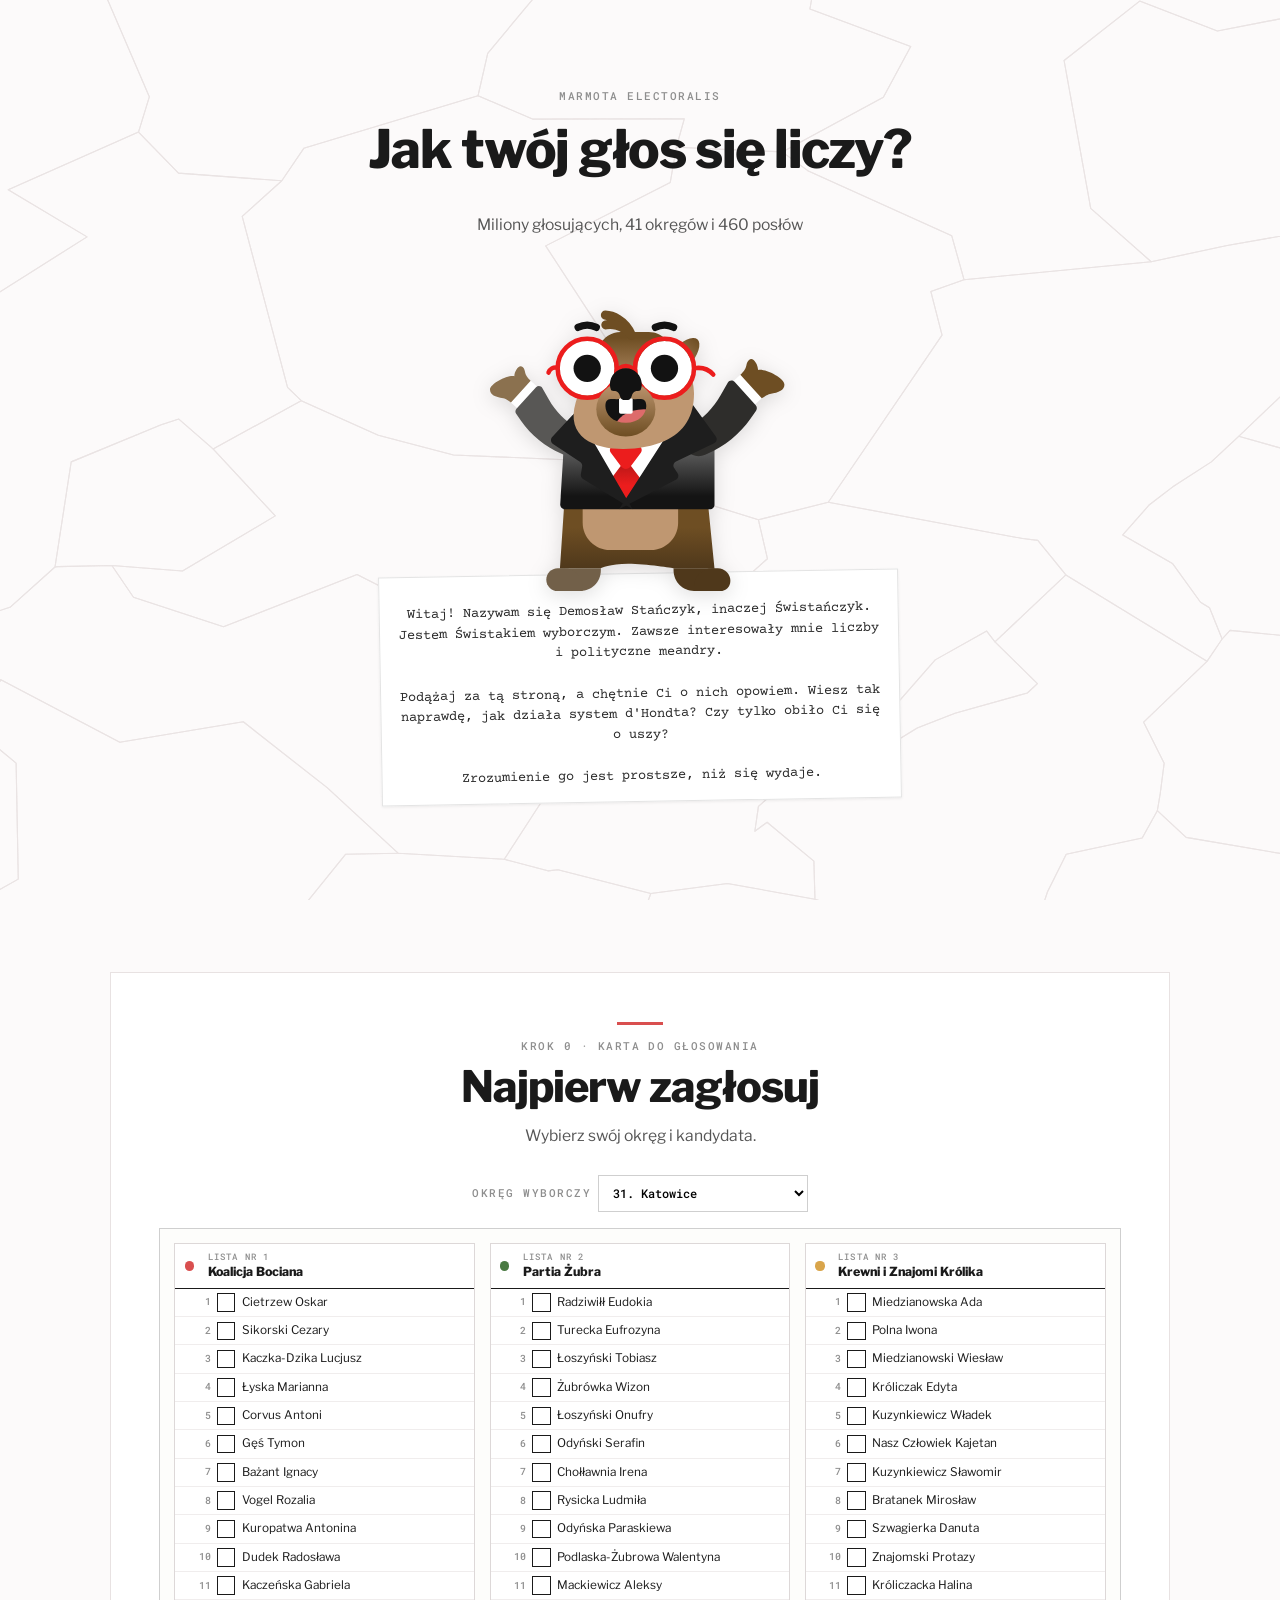
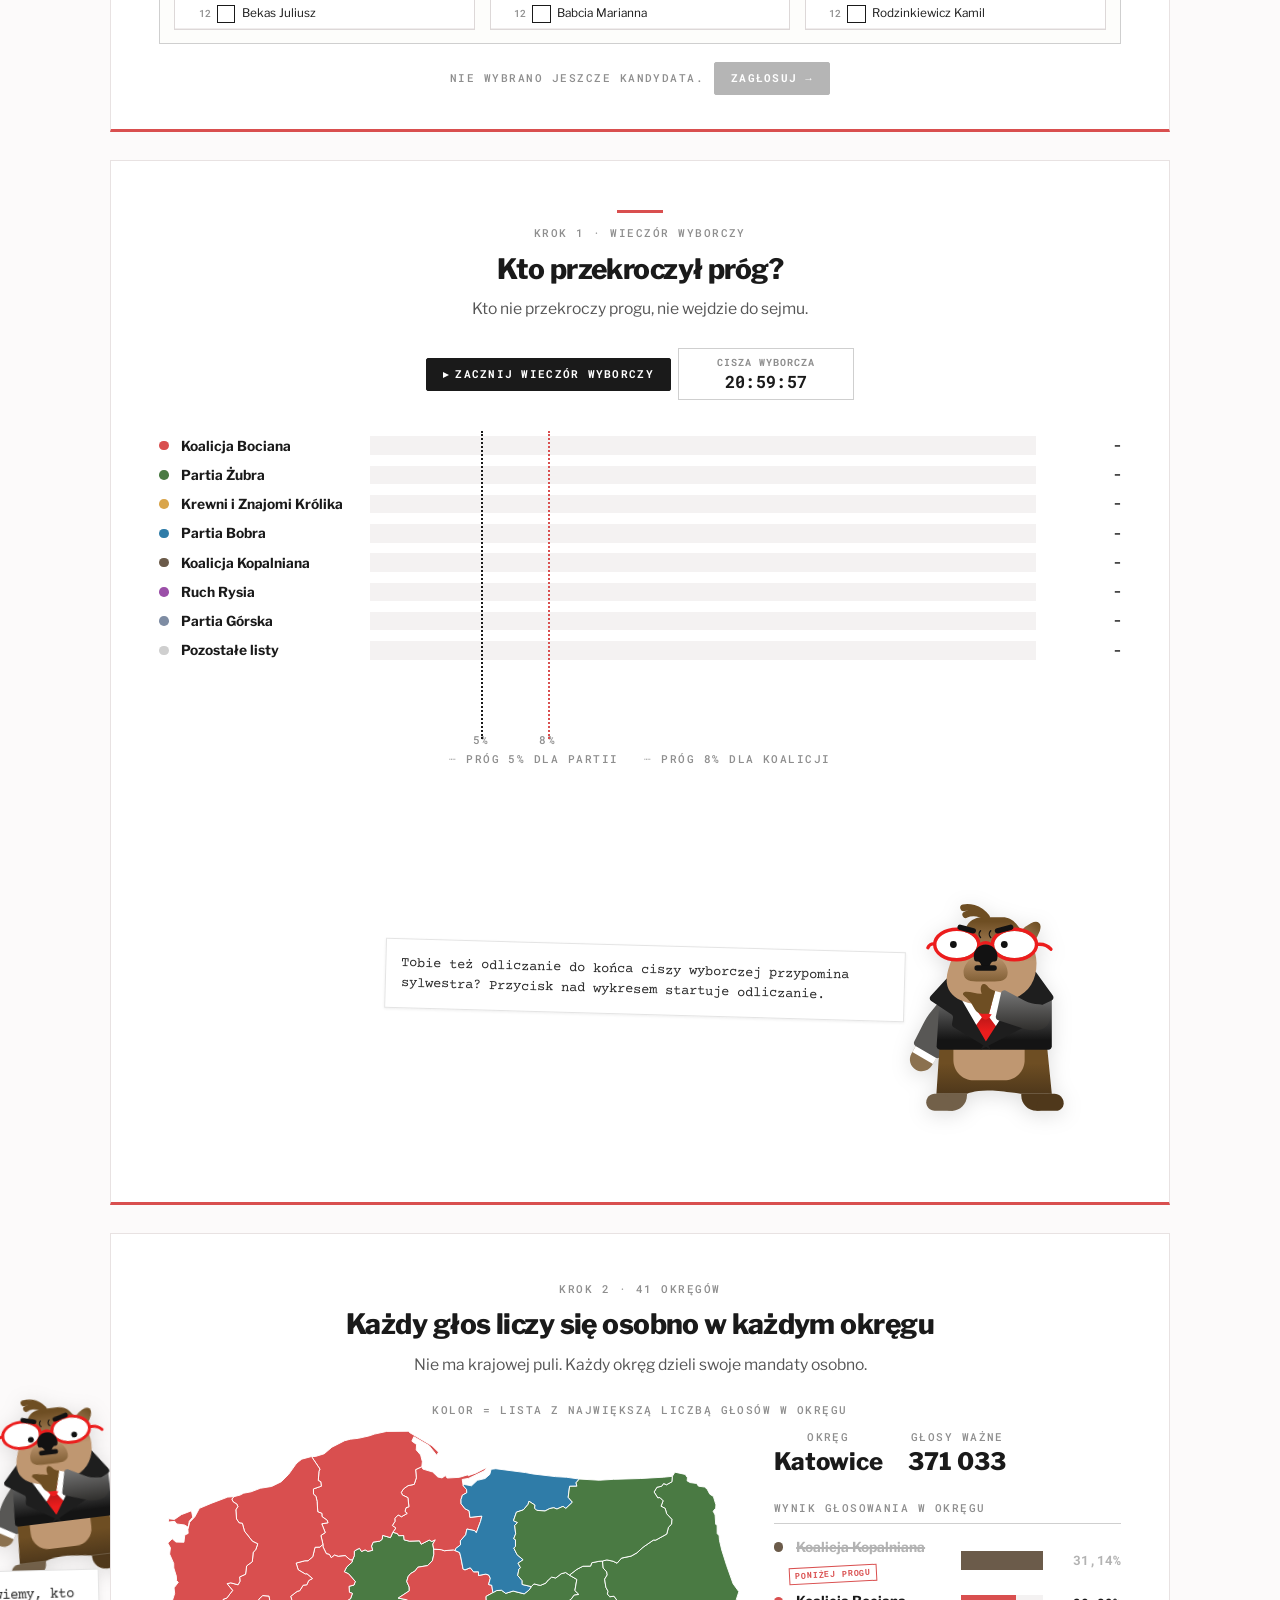
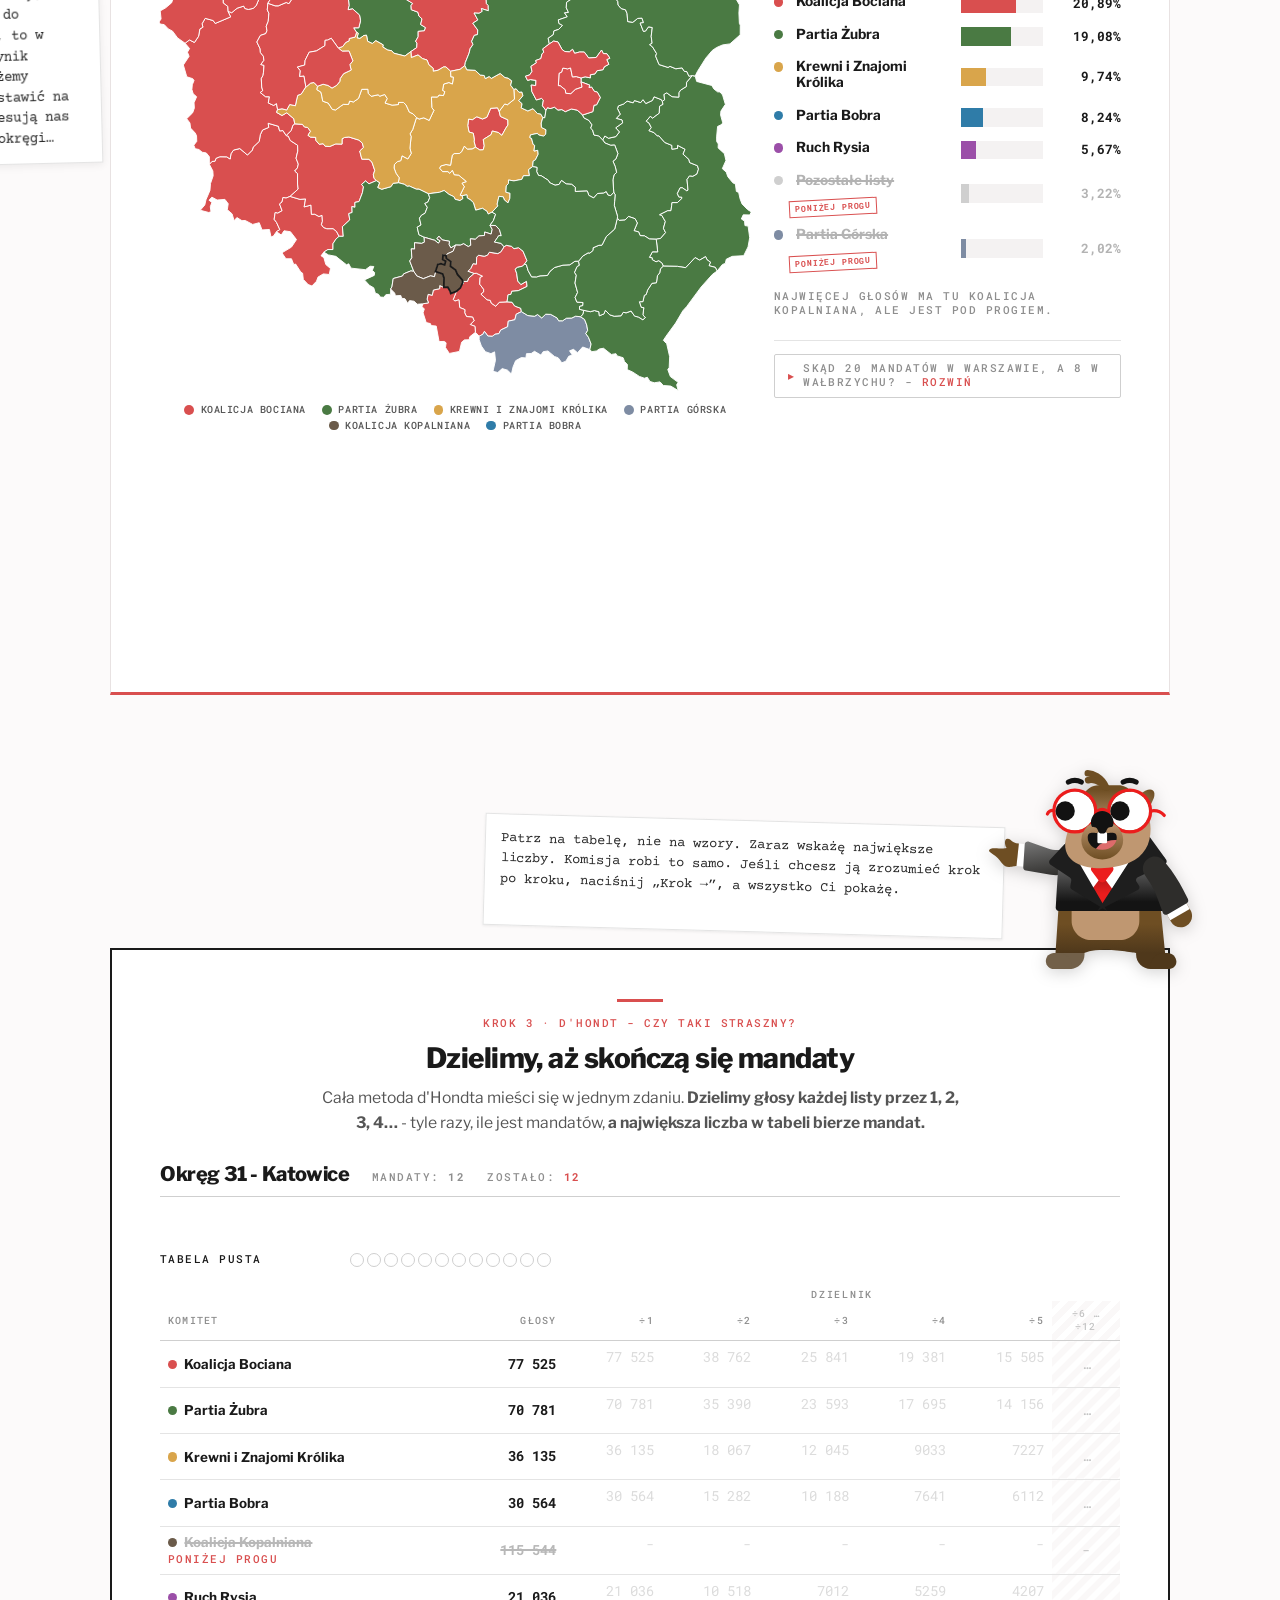
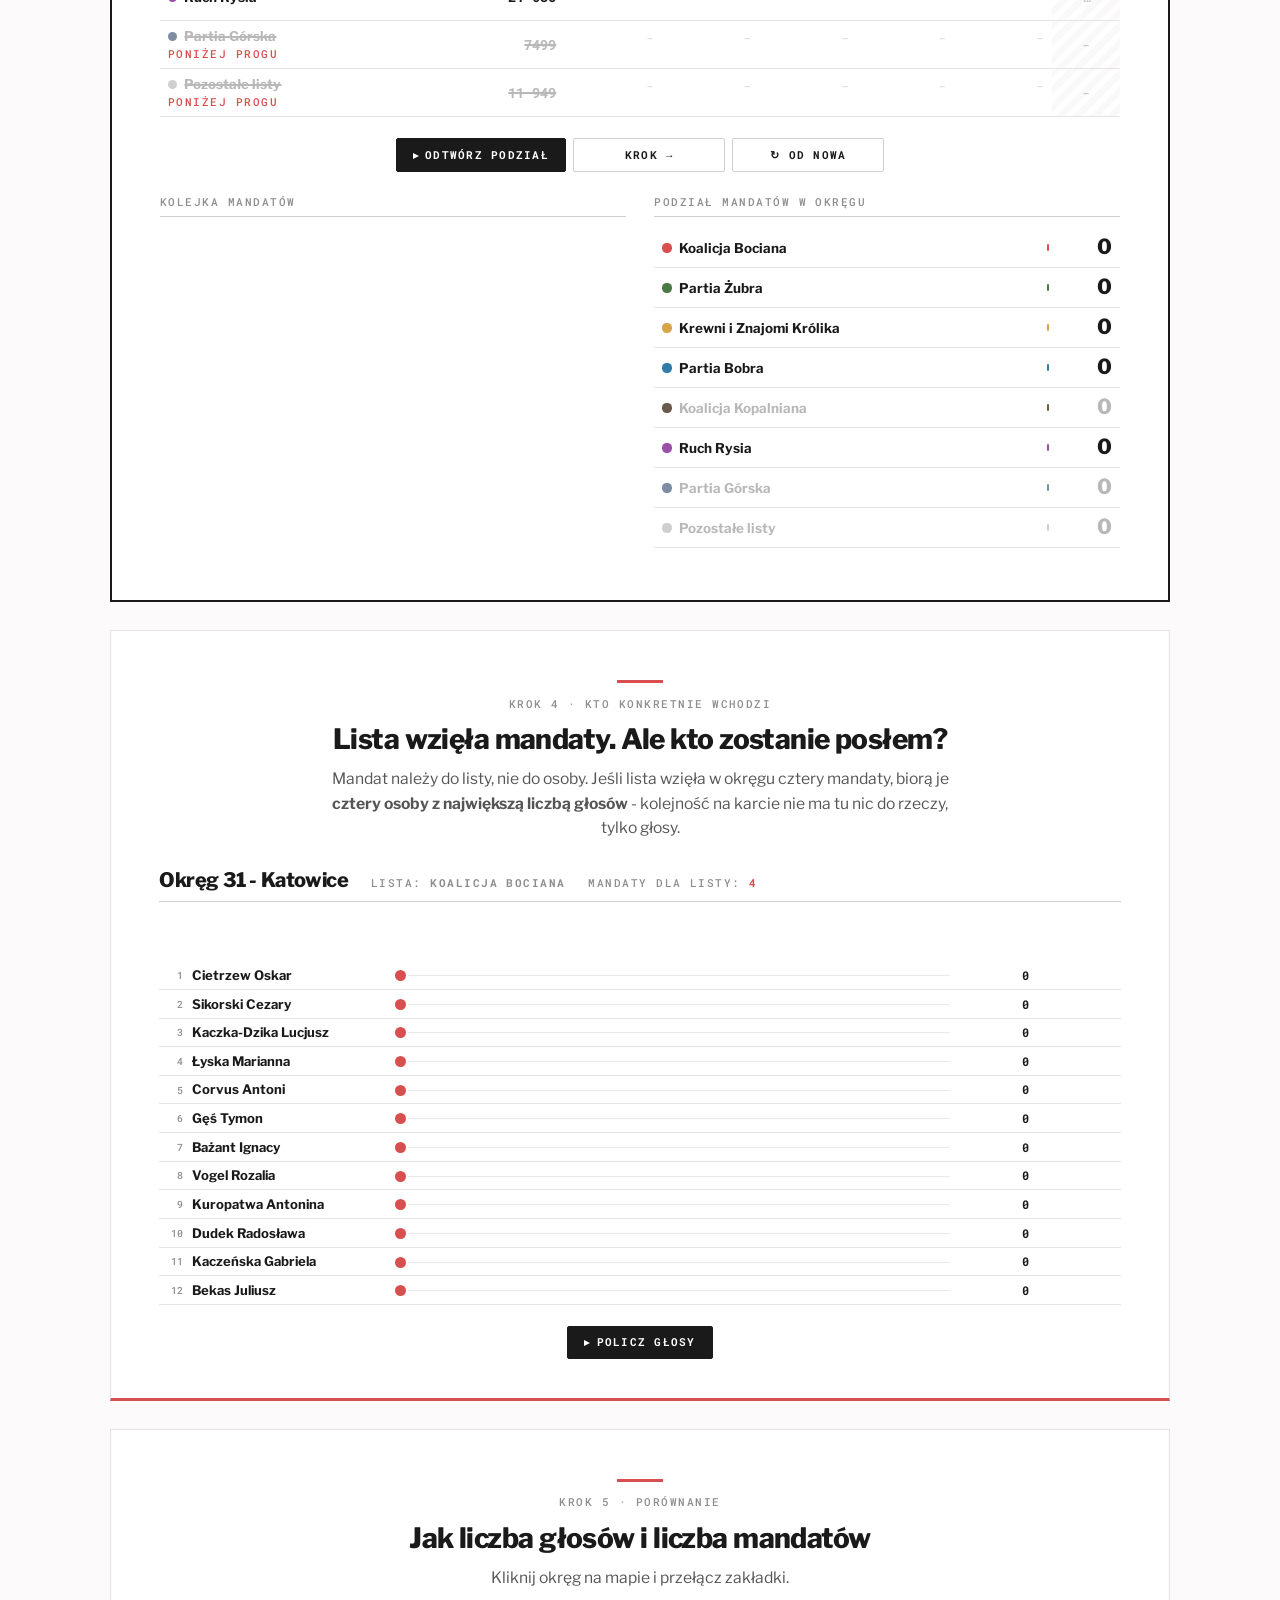
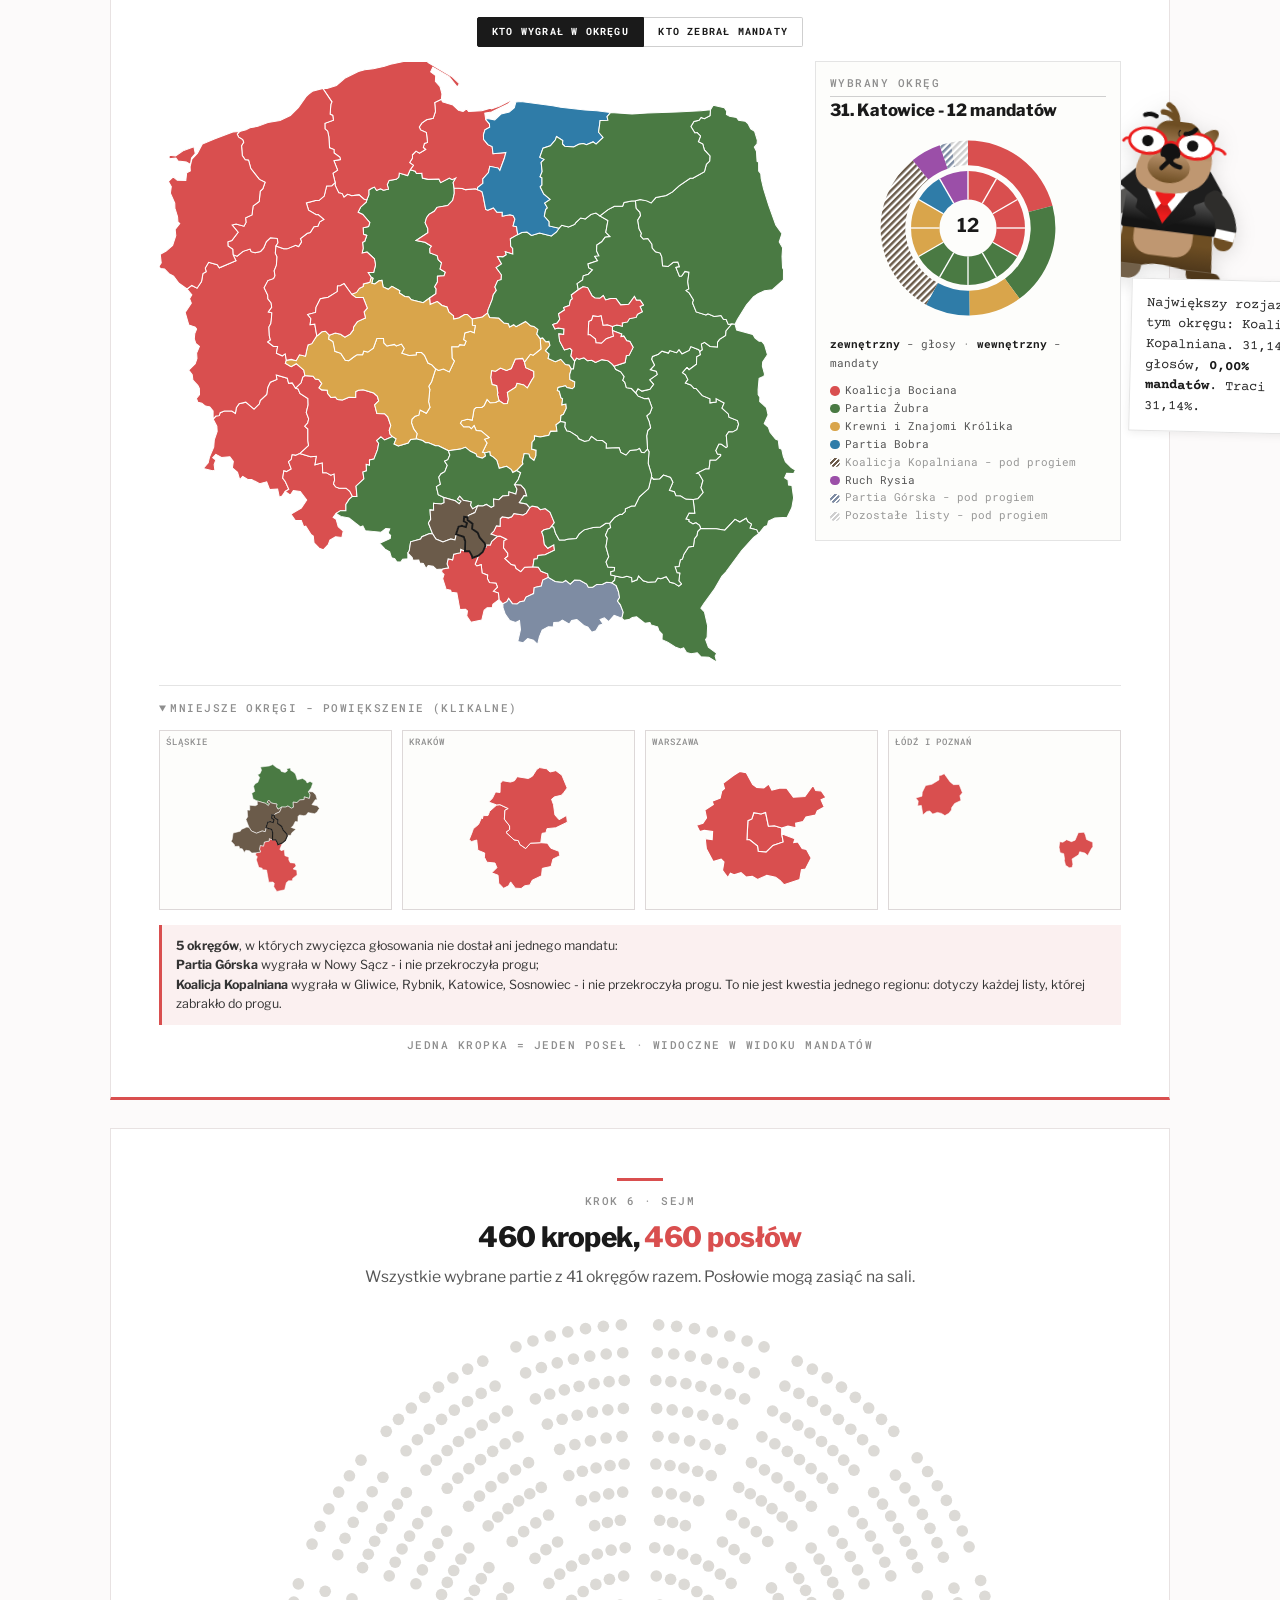
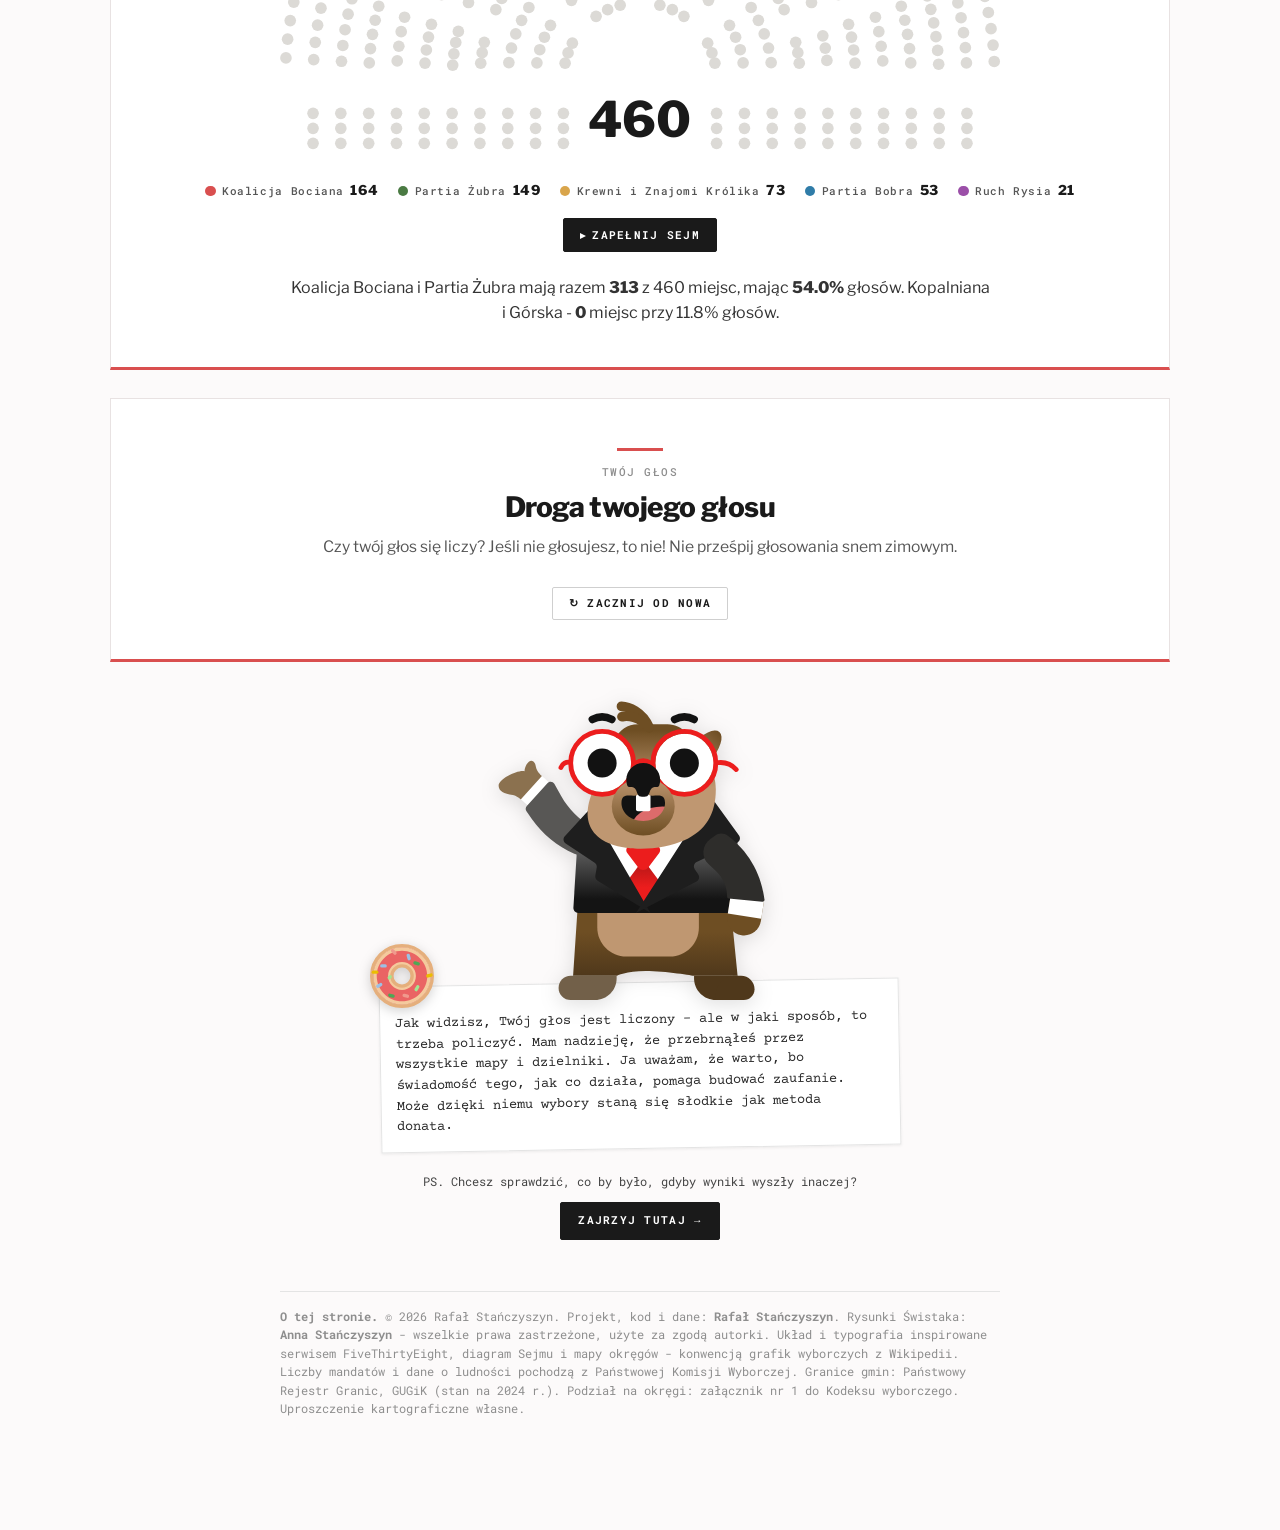
<file: glosy-w-mandaty/index.html>
<!DOCTYPE html>
<html lang="pl">
<head>
<meta charset="utf-8"><script>
/* reset („Zagłosuj ponownie”): bez widocznego skoku z góry na dół - strona pokazuje się dopiero przy karcie */
if(location.hash==="#karta"){try{history.scrollRestoration="manual"}catch(e){}
 var h=document.documentElement;h.style.scrollBehavior="auto";h.style.visibility="hidden";
 setTimeout(function(){h.style.visibility=""},2500);}   /* bezpiecznik */
</script><meta name="viewport" content="width=device-width, initial-scale=1">
<title>Jak głosy zamieniają się w mandaty - Świstak wyborczy</title>
<meta name="description" content="Jak głosy zamieniają się w mandaty w wyborach do Sejmu RP. Zagłosuj, przeżyj wieczór wyborczy i zobacz krok po kroku, jak działa próg i metoda d'Hondta.">
<link rel="canonical" href="https://marmotaelectoralis.com/glosy-w-mandaty/">
<link rel="alternate" hreflang="pl" href="https://marmotaelectoralis.com/glosy-w-mandaty/">
<link rel="alternate" hreflang="en" href="https://marmotaelectoralis.com/glosy-w-mandaty/en/">
<link rel="stylesheet" href="/fonts/fonts.css">
<style>
:root{--page:#FCFAFA;--card:#fff;--line:#E8E2E2;--hair:#E4E4E4;--ink:#1A1A1A;--grey:#8E8E8E;--mid:#555;
 --sans:"Libre Franklin",Helvetica,Arial,sans-serif;--serif:"Source Serif 4",Georgia,serif;--mono:"Roboto Mono",ui-monospace,Menlo,monospace}
*{box-sizing:border-box}
html{scroll-behavior:smooth;overflow-y:scroll}   /* pasek przewijania zawsze obecny: szerokość okna się nie zmienia */
body{overflow-x:hidden}                          /* pieczątki „poniżej progu” nie wywołają poziomego paska */
body{margin:0;background:var(--page);color:var(--ink);font-family:var(--sans);-webkit-font-smoothing:antialiased;padding:2rem 1rem 7rem}
.lab{font:500 .66rem/1.3 var(--mono);letter-spacing:.14em;text-transform:uppercase;color:var(--grey)}
.stage{max-width:1340px;margin:0 auto;position:relative}
.card#dhondt{border:2px solid #1A1A1A}
.card{width:100%;background:var(--card);border:1px solid;border-color:#E8E2E2;border-bottom:3px solid #D94F4F;max-width:1060px;margin:0 auto 1.75rem;padding:2.4rem clamp(1rem,4vw,3rem) 2.1rem}
h1{font-weight:800;letter-spacing:-.024em;font-size:clamp(1.8rem,4.6vw,2.7rem);line-height:1.06;text-align:center;margin:.2rem 0 .9rem}
/* wyróżnienie w nagłówku: prosto, tym samym krojem, akcentem strony */
h1 em,h2.sec em{font-style:normal;color:#D94F4F}
h2.sec{font-weight:800;letter-spacing:-.02em;font-size:clamp(1.3rem,3vw,1.75rem);text-align:center;margin:0 0 .7rem}
.deck{text-align:center;color:var(--mid);font-size:.98rem;line-height:1.55;max-width:58ch;margin:0 auto 1.7rem}
.center{text-align:center}
.nums{display:flex;justify-content:center;flex-wrap:wrap;gap:.5rem 2.4rem;margin:0 0 1.8rem}
.nums div{display:flex;flex-direction:column;gap:.32rem;text-align:center}
.nums b{font-weight:800;font-size:1.5rem;line-height:1;font-variant-numeric:tabular-nums}
.brow{display:grid;grid-template-columns:var(--bn,12.5rem) 1fr var(--bp,4.6rem);gap:.7rem;align-items:center;padding:.34rem 0}
.bname{font-weight:700;font-size:.86rem;display:flex;align-items:center;gap:.35rem;flex-wrap:wrap;min-width:0}
/* w wąskim panelu okręgu pieczątka jest od początku, więc może się zawijać */
.brow.mini .bname{flex-wrap:wrap;align-items:flex-start}
.brow.mini .bname .dot{margin-top:.28em;flex:0 0 auto}
.brow.mini .bname .dot,.brow.mini .bname .nm{order:1}
.brow.mini .bname .nm{flex:1 1 0;min-width:auto}        /* długa nazwa zawija się obok kropki, nie pod nią, i nie łamie słów */
.brow.mini .bname::after{content:"";order:2;flex-basis:100%;height:0}   /* niewidoczny podział linii przed pieczątką */
.brow.mini .bname .stamp{order:3;margin-left:calc(.6rem + .35rem)}
.bname .nm{min-width:0;overflow-wrap:anywhere}
.bname .dot{width:.6rem;height:.6rem;border-radius:50%;flex:0 0 auto}
.btrack{position:relative;height:1.15rem;background:#F4F2F2}
.bfill{height:100%;width:0;transition:width 1.1s cubic-bezier(.22,.9,.25,1)}
.bval{font:700 .84rem/1 var(--mono);font-variant-numeric:tabular-nums;text-align:right}
.brow .bname,.brow .bval{transition:color .4s}
.brow.out.stamped .bname,.brow.out.stamped .bval{color:#B3B3B3}
.brow.out.stamped .bname .nm{text-decoration:line-through;text-decoration-thickness:1.5px}
.stamp{display:inline-block;margin-left:.4rem;font:700 .52rem/1 var(--mono);letter-spacing:.1em;text-transform:uppercase;
 color:#D94F4F;border:1.5px solid #D94F4F;padding:.2rem .32rem;transform:rotate(-3deg) scale(0);opacity:0;
 transition:transform .35s cubic-bezier(.2,1.6,.4,1),opacity .25s}
.stamp.on{transform:rotate(-3deg) scale(1);opacity:1}
.thrwrap{position:relative;margin:.9rem 0 0}
.barsbox{position:relative}
.thrline{position:absolute;top:0;bottom:0;border-left:2px dotted #1A1A1A;z-index:3;pointer-events:none}
.thrline.c{border-left-color:#D94F4F}
.thrkey{display:flex;justify-content:center;gap:1.6rem;margin-top:.7rem;flex-wrap:wrap}
.maprow{display:grid;grid-template-columns:1fr;gap:1.4rem;align-items:start;align-content:start}   /* zapas wysokości zawsze na dole, nie między mapą a panelem */
@media(min-width:820px){.maprow{grid-template-columns:minmax(0,1.45fr) minmax(0,.85fr)}}
svg.map{width:100%;height:auto;display:block}
svg.map path.dist{stroke:#fff;stroke-width:1.6;cursor:pointer;transition:fill .5s,opacity .12s}
svg.map path.dist:hover{opacity:.75}
svg.map path.dist.sel{stroke:#1A1A1A;stroke-width:3}
/* licznik mandatów w kroku 3: po jednym kwadraciku na mandat, zapełnia się kolorem listy */
.seatrow{display:flex;align-items:center;gap:.9rem;flex-wrap:wrap;margin:.3rem 0 1rem}
.seatrow .lab{min-width:11rem;color:var(--ink)}
.seatrow .sq{display:flex;gap:3px;flex-wrap:wrap}
.seatrow .sq i{display:block;width:14px;height:14px;border-radius:50%;border:1px solid #CFCFCF;background:#fff;transition:background .35s,border-color .35s}
.seatrow .sq i.on{border-color:transparent}
#prog{display:none!important}
/* kropki mandatów i podpisy nie łapią kliknięć - klika się okręg pod nimi */
svg circle.seat,.mplabel{pointer-events:none}
.toggle{display:flex;justify-content:center;gap:0;margin:0 0 .9rem}
.toggle button{border-radius:0;font-size:.62rem;padding:.55rem .9rem}
.toggle button:first-child{border-radius:2px 0 0 2px}
.toggle button:last-child{border-radius:0 2px 2px 0;border-left:none}
.toggle button:not(.act){background:#fff;color:var(--ink);border-color:#CFCFCF}
.maplegend{display:flex;flex-wrap:wrap;gap:.35rem 1rem;justify-content:center;margin-top:.9rem}
.maplegend span{display:flex;align-items:center;gap:.4rem;font:500 .62rem/1 var(--mono);letter-spacing:.06em;text-transform:uppercase;color:var(--mid)}
.maplegend i{width:.62rem;height:.62rem;border-radius:50%}
.mmnote{background:#FBF0F0;border-left:3px solid #D94F4F;padding:.7rem .85rem;margin:.9rem 0 0;min-height:3.4em;
 font:400 .78rem/1.55 var(--sans);color:#333}
.dhead{display:flex;flex-wrap:wrap;align-items:baseline;gap:.5rem 1.4rem;padding-bottom:.6rem;border-bottom:1px solid #CFCFCF;margin-bottom:1rem}
.dhead h3{margin:0;font-weight:800;font-size:1.25rem;letter-spacing:-.02em}
.tw{overflow-x:auto}
table{border-collapse:collapse;width:100%;min-width:620px}
th,td{font:400 .86rem/1.2 var(--mono);font-variant-numeric:tabular-nums;padding:.44rem .5rem;text-align:right;white-space:nowrap;border-bottom:1px solid var(--hair)}
thead .g th{border-bottom:none;padding-bottom:.12rem;text-align:center;font:500 .6rem/1 var(--mono);letter-spacing:.18em;text-transform:uppercase;color:var(--grey)}
thead .h th{border-bottom:1px solid #CFCFCF;padding-bottom:.45rem;font:500 .62rem/1 var(--mono);letter-spacing:.12em;text-transform:uppercase;color:var(--grey)}
th.nm,td.nm{text-align:left;font-family:var(--sans);font-weight:700;font-size:.84rem;white-space:normal;min-width:10rem}
td.v{font-weight:700}
td.q{color:#333;transition:background .2s,color .2s;
 height:2.9rem;vertical-align:middle;position:relative}
td.q .qv{display:block;line-height:1.15}
td.q .mb{display:block;font:500 .53rem/1 var(--mono);letter-spacing:.08em;text-transform:uppercase;
 opacity:0;margin-top:.2rem;min-height:.53rem}   /* miejsce zarezerwowane od początku */
td.q.won .mb{opacity:.9}

td.q.hid{color:#DCDCDC}
td.q.won{background:#D94F4F;color:#fff;font-weight:700}
td.q.won.fresh .qv{animation:pop .42s cubic-bezier(.2,1.5,.4,1)}
@keyframes pop{0%{transform:scale(.82)}60%{transform:scale(1.07)}100%{transform:scale(1)}}
td.q.won small{display:block;font:500 .53rem/1 var(--mono);letter-spacing:.08em;text-transform:uppercase;opacity:.9;margin-top:.2rem}
td.q.next{box-shadow:inset 0 0 0 2px #D94F4F}
tr.out td{color:#B8B8B8}
tr.out td.v,tr.out td.nm .nm2{text-decoration:line-through;text-decoration-thickness:1.5px}
.dot{display:inline-block;width:.58rem;height:.58rem;border-radius:50%;margin-right:.45rem}
.controls{display:flex;flex-wrap:wrap;gap:.45rem;align-items:center;justify-content:center;margin:1.3rem 0 .3rem}
#dhondt .controls button{min-width:9.5rem}
button{font:700 .66rem/1 var(--mono);letter-spacing:.12em;text-transform:uppercase;padding:.66rem 1rem;cursor:pointer;border-radius:2px;background:var(--ink);color:#fff;border:1px solid var(--ink)}
button.ghost{background:#fff;color:var(--ink);border-color:#CFCFCF}
button:hover:not(:disabled){background:#D94F4F;border-color:#D94F4F;color:#fff}
button:disabled{opacity:.32;cursor:not-allowed}
.btnlink{display:inline-block;font:700 .66rem/1 var(--mono);letter-spacing:.12em;text-transform:uppercase;padding:.8rem 1.1rem;border-radius:2px;background:var(--ink);color:#fff;border:1px solid var(--ink);text-decoration:none}
.btnlink:hover{background:#D94F4F;border-color:#D94F4F}
/* świstak-przycisk: bez wyglądu przycisku, ale z klawiaturą i fokusem */
button.pet,button.pet:hover:not(:disabled){all:unset;display:block;cursor:pointer;position:relative;z-index:2}
button.pet:focus-visible{outline:2px solid #2F7CA8;outline-offset:6px;border-radius:4px}
button.pet:active .sw{transform:scale(.97)}
#bye{position:relative}
/* pączek leży obok świstaka, po lewej, z odstępem */
.donutbox{position:absolute;left:calc(50% - 150px - 120px);top:254px;z-index:3}
@media(max-width:760px){.donutbox{left:calc(50% - 95px - 80px);top:162px}}
button.donut,button.donut:hover:not(:disabled){all:unset;cursor:grab;touch-action:none;display:block;width:64px;height:64px;
  filter:drop-shadow(0 3px 6px rgba(0,0,0,.18));transition:transform .2s}
button.donut:hover{transform:rotate(-12deg) scale(1.06)}
button.donut:focus-visible{outline:2px solid #2F7CA8;outline-offset:4px;border-radius:50%}
button.donut svg{width:100%;height:100%;display:block}
/* w locie: ta reguła musi wygrać z resetem stylów przy najechaniu, inaczej pączek nie rusza się z miejsca */
button.donut.leci,button.donut.leci:hover:not(:disabled){position:fixed;z-index:60;cursor:grabbing;transition:none;transform:none}
#bye.cel .sw{filter:drop-shadow(0 0 10px rgba(217,79,79,.55))}
.ps{font:400 .78rem/1.7 var(--mono);color:#444;text-align:center;margin:1.4rem 0 0}
.ps .btnlink{margin-top:.6rem}
button:focus-visible{outline:2px solid #2F7CA8;outline-offset:2px}
.cols{display:grid;grid-template-columns:1fr;gap:1.8rem;margin-top:1.5rem}
@media(min-width:820px){.cols{grid-template-columns:1fr 1fr}}
.cols h4{margin:0 0 .7rem;padding-bottom:.4rem;border-bottom:1px solid #CFCFCF}
ol.qu{list-style:none;margin:0;padding:0}
ol.qu li{min-height:1.55rem;display:grid;grid-template-columns:1.7rem 1fr auto;gap:.55rem;align-items:baseline;padding:.3rem 0;border-bottom:1px solid var(--hair);font:400 .8rem/1.3 var(--mono);font-variant-numeric:tabular-nums;opacity:0;transform:translateX(-4px);transition:opacity .2s,transform .2s}
ol.qu li.on{opacity:1;transform:none}
ol.qu li b{color:#D94F4F}
ol.qu li .w{font-family:var(--sans);font-weight:700;font-size:.8rem}
ol.qu li .x{color:var(--grey)}
table.tal{min-width:0}
table.tal td.s{font-family:var(--sans);font-weight:800;font-size:1.3rem;width:2.8rem;
 font-variant-numeric:tabular-nums}
.minibar{display:block;height:.46rem;border-radius:1px;min-width:2px;transition:width .4s cubic-bezier(.22,.9,.25,1)}
.kick{margin:1.5rem auto 0;max-width:64ch;text-align:center;font-size:1rem;line-height:1.55;color:#333}
.kick b{font-weight:800}
.foot{margin-top:1.6rem;padding-top:1rem;border-top:1px solid var(--hair);font:400 .72rem/1.6 var(--mono);color:var(--grey)}
.donutwrap{display:flex;gap:1rem;align-items:center;flex-wrap:wrap;justify-content:center}
.donutkey{font:400 .7rem/1.7 var(--mono);color:var(--mid)}
.donutkey b{font-weight:700;color:var(--ink)}
/* ---------- świstak: duży, na marginesie, z kartką ---------- */
:root{--swsize:210px;--swW:216px;--swH:224px}
.sw{width:var(--swW,216px);height:var(--swH,224px);display:block;position:relative;z-index:2;
  filter:drop-shadow(0 4px 10px rgba(0,0,0,.13))}
.mm{display:grid;grid-template-columns:var(--swW,216px) 520px;align-items:start;
  max-width:1160px;margin:3rem auto;justify-content:start}
.mm .note{background:#fff;border:1px solid var(--hair);padding:.85rem .95rem;margin-top:3rem;
  font:400 .78rem/1.62 var(--mono);color:#333;transform:rotate(-1.4deg);
  box-shadow:0 1px 3px rgba(0,0,0,.07)}
.mm .sw{margin-right:-26px}
.mm.r{grid-template-columns:520px var(--swW,216px);justify-content:end}
.mm.r .sw{order:2;margin:0 0 0 -26px}
.mm.r .note{transform:rotate(1.6deg)}
.mm.point{margin-bottom:-1.2rem;align-items:end}
.mm.point .note{margin:0 0 2.2rem}
.mm.point .sw{visibility:hidden}     /* zajmuje miejsce; widać latającego, który tu parkuje */
#swfly .sw{transition:width .45s cubic-bezier(.3,.9,.3,1),height .45s cubic-bezier(.3,.9,.3,1)}
#swfly.park .bub{display:none}
#swfly:not(.park) .sw{pointer-events:auto;cursor:pointer}       /* zaparkowany mówi kartką obok, nie własnym dymkiem */
/* powitanie: świstak na środku, kartka pod nim */
.mm.c{grid-template-columns:1fr;justify-content:center;justify-items:center;max-width:520px;
  margin:1rem auto 3.2rem}
.mm.c .sw{--swW:300px;--swH:310px;margin:0 0 -18px}
.mm.c .note{margin-top:0;width:100%;padding-top:1.7rem;transform:rotate(-1deg)}
.intro{max-width:1060px;margin:0 auto 4.5rem;text-align:center;
  min-height:calc(100vh - 2rem);min-height:calc(100svh - 2rem);   /* krok 0 zaczyna się zawsze pod krawędzią okna */
  display:flex;flex-direction:column;justify-content:center}
.intro h1.big{font:800 clamp(2rem,5vw,3.3rem)/1.06 var(--sans);letter-spacing:-.024em;margin:.5rem 0 2.2rem}
.intro h1.big em{font:italic 700 1em/1 var(--serif)}
.scrollhint{margin-top:2.6rem}
.card>.lab.center:first-child{position:relative;padding-top:1.1rem}
.card>.lab.center:first-child::before{content:"";position:absolute;top:0;left:50%;transform:translateX(-50%);width:46px;height:3px;background:#D94F4F}
.mm.plain{display:block;max-width:640px;margin:3rem auto}
.mm.plain .note{margin:0}
.mm .note{width:100%;max-width:520px}   /* twardy sufit: powiększenie przeglądarki nie rozciągnie kartki */
.krok5{position:relative;z-index:0}
.cmpside{position:relative;background:var(--card)}
.sw.behind{--swW:186px;--swH:192px;position:absolute;right:-142px;top:38px;z-index:-1;transform:rotate(7deg)}
/* krok 2: świstak zza lewej krawędzi karty (lustro kroku 5, bardziej schowany) */
.krok2{position:relative}                       /* bez z-index: świstak z -1 chowa się za tłem karty */
.sw.peekleft{--swW:186px;--swH:192px;position:absolute;left:-150px;top:var(--k2top,420px);z-index:-1;
  transform:rotate(-7deg)}
#k2say{position:absolute;right:calc(100% + 10px);top:calc(var(--k2top,420px) + 180px);width:200px;
  font:400 .68rem/1.5 var(--mono);min-height:4.4em;transform:rotate(-1.4deg)}
@media(max-width:1240px){#k2say{position:static;width:auto;max-width:520px;margin:0 0 1rem;transform:rotate(-1deg)}}
@media(max-width:900px){.sw.peekleft{display:none}}
/* dymek świstaka z kroku 5: na marginesie, poza kartą, pod świstakiem */
#cmpsay{position:absolute;left:calc(100% + 10px);top:218px;width:210px;
  font:400 .68rem/1.5 var(--mono);min-height:4.4em;transform:rotate(1.4deg)}
@media(max-width:1240px){#cmpsay{position:static;width:auto;margin-top:.9rem;transform:rotate(-1deg)}}
@media(max-width:900px){.sw.behind{display:none}}

#natkick,#hkick{min-height:3.6em}
#natkick[hidden],#hkick[hidden]{display:block;visibility:hidden}
/* szersze kartki */
.mm{grid-template-columns:var(--swW,216px) 520px}
.mm.r{grid-template-columns:520px var(--swW,216px)}
.mm.c{max-width:600px}
/* podejrzliwy zza kartki */
.mm.peek{position:relative;display:block;max-width:640px;margin:3rem auto}
.mm.peek .note{margin:0;position:relative;z-index:2}
.mm.peek>.sw{position:absolute;right:-92px;bottom:-26px;width:168px;z-index:1}
@media(max-width:900px){.mm.peek>.sw{position:static;width:120px;margin:-10px 0 0 auto}}
/* pustka zamiast przeskoku przy rozwijaniu */


/* latający świstak przy tabeli */
.card#dhondt{position:relative}
#swfly{position:absolute;left:0;top:0;z-index:5;pointer-events:none;opacity:0;
  transition:left .5s cubic-bezier(.3,.9,.3,1),top .5s cubic-bezier(.3,.9,.3,1),opacity .3s}
#swfly.on{opacity:1}
#swfly{width:232px}
#swfly.flip .sw{transform:scaleX(-1);margin-left:auto}
#swfly .bub{margin:-10px 0 0;font:400 .68rem/1.5 var(--mono);min-height:5.4em;transform:rotate(-1.5deg)}

#swfly .sw{--swW:108px;--swH:112px;filter:drop-shadow(0 3px 8px rgba(0,0,0,.18))}
@media(prefers-reduced-motion:reduce){#swfly{transition:opacity .2s}}

@media(max-width:1000px){.mm,.mm.r{grid-template-columns:var(--swW,216px) minmax(0,520px)}}
@media(max-width:760px){
  :root{--swsize:120px;--swW:124px;--swH:130px}
  .mm,.mm.r{grid-template-columns:var(--swW,216px) minmax(0,520px);justify-content:start}
  .mm.r .sw{order:0;margin:0 -18px 0 0}
  .mm.r .note{transform:rotate(-1.2deg)}
  .mm.c .sw{--swW:190px;--swH:198px}}
.guide{position:fixed;right:1.2rem;bottom:1.2rem;width:250px;box-sizing:border-box;z-index:40;display:none;pointer-events:none}
@media(min-width:1340px){.guide{display:block}}
.guide .sw{width:150px;margin:0 0 -26px .7rem}
.bub{background:#fff;border:1px solid var(--hair);padding:.85rem .9rem;box-sizing:border-box;overflow-wrap:anywhere;transform:rotate(1.3deg);
  font:400 .72rem/1.55 var(--mono);color:#333;box-shadow:0 2px 8px rgba(0,0,0,.07);min-height:7.6em}
/* ---------- tło: 460 mandatów ---------- */
.bg{position:fixed;inset:0;width:100%;height:100%;z-index:-1;pointer-events:none}
.bg path{fill:none;stroke:#EAE4E4;stroke-width:1.1;stroke-linejoin:round;vector-effect:non-scaling-stroke}
@media(prefers-reduced-motion:reduce){*{transition:none!important;animation:none!important}}
.ballot{border:1px solid #CFCFCF;background:#FDFDFB;padding:.9rem;max-height:26rem;overflow-y:auto}
.blists{display:grid;grid-template-columns:1fr;gap:.9rem}
@media(min-width:640px){.blists{grid-template-columns:1fr 1fr}}
@media(min-width:900px){.blists{grid-template-columns:1fr 1fr 1fr}}
.blist{border:1px solid #DDD8D8;background:#fff}
.blist h5{margin:0;padding:.5rem .6rem;border-bottom:1.5px solid #1A1A1A;
 font:800 .78rem/1.25 var(--sans);display:flex;align-items:center;gap:.4rem}
.blist .lno{font:500 .58rem/1 var(--mono);letter-spacing:.12em;text-transform:uppercase;color:var(--grey);
 display:block;margin-bottom:.15rem}
.cand{display:grid;grid-template-columns:1.6rem 1.15rem 1fr;gap:.4rem;align-items:center;
 padding:.28rem .6rem;cursor:pointer;border-bottom:1px solid #F0EDED;font:400 .74rem/1.3 var(--sans)}
.cand:hover{background:#FBF4F4}
.cand .n{font:500 .62rem/1 var(--mono);color:var(--grey);text-align:right}
.cand .box{width:1.15rem;height:1.15rem;border:1.5px solid #1A1A1A;position:relative;background:#fff}
.cand.on .box::after{content:"✕";position:absolute;inset:0;display:grid;place-items:center;
 font:700 .95rem/1 var(--sans);color:#D94F4F;animation:xin .25s cubic-bezier(.2,1.6,.4,1)}
@keyframes xin{0%{transform:scale(.4) rotate(-14deg);opacity:0}100%{transform:none;opacity:1}}
.cand.on{background:#FBF0F0;font-weight:700}
.votebar{display:flex;flex-wrap:wrap;gap:.6rem;align-items:center;justify-content:center;margin:1.1rem 0 0}
.mytag{display:inline-block;margin-left:.25rem;flex:0 0 auto;font:700 .5rem/1 var(--mono);letter-spacing:.1em;
 text-transform:uppercase;color:#fff;background:#1A1A1A;padding:.22rem .34rem}
.brow.mine .btrack{outline:2px solid #1A1A1A;outline-offset:1px}
svg.map circle.seat{stroke:#fff;stroke-width:.8;opacity:0;transform:scale(.25);
 transform-box:fill-box;transform-origin:center;
 transition:opacity .14s linear,transform .3s cubic-bezier(.2,1.8,.4,1)}
svg.map circle.seat.on{opacity:1;transform:scale(1)}
svg.map line.lead{stroke:#1A1A1A;stroke-width:1;opacity:0;transition:opacity .45s}
svg.map line.lead.on{opacity:.45}
.crow{display:grid;grid-template-columns:1.5rem 12.5rem 1fr 4.4rem 5.2rem;gap:.55rem;align-items:center;
 padding:.32rem 0;border-bottom:1px solid var(--hair)}
@media(max-width:700px){.crow{grid-template-columns:1.3rem 1fr 3.6rem;grid-row-gap:.1rem}
 .crow .ctrack{grid-column:1/-1}}
.crow .cpos{font:500 .64rem/1 var(--mono);color:var(--grey);text-align:right}
.crow .cname{font:700 .82rem/1.25 var(--sans)}
/* wariant „kropka na osi”: zamiast belki jedna kulka na włosowej linii.
   Powrót do belek = przywrócić tło #F4F2F2 i height:100% w .cfill. */
.ctrack{position:relative;height:.95rem;background:transparent}
.ctrack::before{content:"";position:absolute;left:0;right:0;top:50%;height:1px;background:#EDE7E7}
.cfill{position:absolute;top:50%;left:0;width:0;height:1px;
  transition:width .8s cubic-bezier(.22,.9,.25,1)}
.cfill::after{content:"";position:absolute;right:-5px;top:-5px;width:11px;height:11px;
  border-radius:50%;background:inherit;box-shadow:0 0 0 2px var(--card)}
.crow.lost .cfill{opacity:.42}
.cval{font:700 .78rem/1 var(--mono);font-variant-numeric:tabular-nums;text-align:right}
.badge{font:700 .53rem/1 var(--mono);letter-spacing:.09em;text-transform:uppercase;
 padding:.28rem .38rem;text-align:center;transform:scale(0);opacity:0;
 transition:transform .32s cubic-bezier(.2,1.7,.4,1),opacity .2s}
.badge.on{transform:none;opacity:1}
.badge.win{background:#1A1A1A;color:#fff}
.badge.lose{background:#F0EDED;color:#A8A8A8}
.crow.lost .cname,.crow.lost .cval{color:#B0B0B0;transition:color .4s}
.crow.me{background:#FBF4F4}
.crow.me .cname::after{content:"twój głos";display:inline-block;margin-left:.4rem;
 font:700 .5rem/1 var(--mono);letter-spacing:.1em;text-transform:uppercase;color:#fff;background:#D94F4F;padding:.2rem .32rem}
.verdict{margin:1.4rem auto 0;max-width:60ch;text-align:center;font-size:1.05rem;line-height:1.5}
.verdict.good b{color:#2E7D32}
.verdict.bad b{color:#D94F4F}
.insets{display:grid;grid-template-columns:repeat(auto-fit,minmax(120px,1fr));gap:.7rem;margin-top:1rem}
.inset{border:1px solid #DDD8D8;background:#FDFDFB;padding:.45rem}
.inset h6{margin:0 0 .3rem;font:500 .56rem/1.2 var(--mono);letter-spacing:.1em;text-transform:uppercase;color:var(--grey)}
.inset svg{width:100%;height:auto;display:block}
.inset svg path{stroke:#fff;stroke-width:1.2}
.hemi{width:100%;height:auto;display:block;max-width:760px;margin:0 auto}
.hemi circle{opacity:0;transform:scale(.25);transform-box:fill-box;transform-origin:center;
 transition:opacity .12s linear,transform .3s cubic-bezier(.2,1.8,.4,1)}
.hemi circle.on{opacity:1;transform:scale(1)}
.hemitotal{font:800 2.6rem/1 var(--sans);fill:var(--ink)}
.hemikey{display:flex;flex-wrap:wrap;gap:.4rem 1.2rem;justify-content:center;margin-top:1rem}
.hemikey span{display:flex;align-items:center;gap:.4rem;font:500 .66rem/1 var(--mono);letter-spacing:.06em;color:var(--mid)}
.hemikey i{width:.66rem;height:.66rem;border-radius:50%}
.hemikey b{font-family:var(--sans);font-weight:800;font-size:.85rem;color:var(--ink)}
svg.map circle.seat.mymp,.inset svg circle.mymp{stroke:#1A1A1A;stroke-width:2.6}
.hemi circle.mymp{stroke:#1A1A1A;stroke-width:3}
.mplabel{font:700 .62rem/1 var(--mono);letter-spacing:.1em;text-transform:uppercase;fill:#1A1A1A}
.inset svg circle.seat{opacity:0;transform:scale(.25);transform-box:fill-box;transform-origin:center;
 transition:opacity .14s linear,transform .3s cubic-bezier(.2,1.8,.4,1)}
.inset svg circle.seat.on{opacity:1;transform:scale(1)}
.inset svg line.lead{opacity:0;transition:opacity .3s}
.inset svg line.lead.on{opacity:.5}
.cmp{display:grid;grid-template-columns:1fr;gap:1.2rem;align-items:start}
@media(min-width:860px){.cmp{grid-template-columns:minmax(0,1.35fr) minmax(0,.65fr)}}
.cmpside{border:1px solid var(--hair);padding:.9rem;background:#FDFDFB}
.cmpside h4{margin:0 0 .2rem;padding-bottom:.35rem;border-bottom:1px solid #CFCFCF}
.dets{margin-top:1.4rem;border-top:1px solid var(--hair);padding-top:.8rem}
.dets summary{cursor:pointer;padding:.2rem 0}
.inset svg path{cursor:pointer;transition:opacity .12s}
.inset svg path:hover{opacity:.55}
.inset svg path.sel{stroke:#1A1A1A;stroke-width:2.4}
.insets{display:grid;grid-template-columns:repeat(2,1fr);gap:.6rem;margin-top:.7rem}
@media(min-width:720px){.insets{grid-template-columns:repeat(4,1fr)}}
.inset{padding:.4rem}
.inset svg{max-height:150px}
.ballotwrap{position:relative}
.castmark{position:absolute;inset:0;display:grid;place-items:center;pointer-events:none;z-index:5}
.castmark span{font:800 clamp(1.8rem,4.5vw,3rem)/1 var(--mono);letter-spacing:.2em;text-transform:uppercase;
 color:#D94F4F;border:6px solid #D94F4F;padding:1rem 1.8rem;background:rgba(255,255,255,.9);
 transform:rotate(-7deg) scale(2.6);opacity:0}
.castmark.on span{animation:slam .55s cubic-bezier(.2,1.4,.35,1) forwards}
@keyframes slam{0%{transform:rotate(-16deg) scale(2.6);opacity:0}
 55%{transform:rotate(-7deg) scale(.94);opacity:1}
 70%{transform:rotate(-7deg) scale(1.04)}
 100%{transform:rotate(-7deg) scale(1);opacity:1}}
.clock{display:inline-flex;align-items:baseline;gap:.4rem;padding:.5rem .8rem;border:1px solid #CFCFCF;
 background:#fff;font:700 1.05rem/1 var(--mono);font-variant-numeric:tabular-nums;letter-spacing:.02em;
 min-width:9.2rem;justify-content:center}
.clock{flex-direction:column;gap:.3rem;align-items:center;padding:.55rem 1rem;min-width:11rem}
.clock small{font:600 .62rem/1.1 var(--mono);letter-spacing:.1em;text-transform:uppercase;
 color:var(--grey);white-space:nowrap}
.clock.hit{color:#D94F4F;border-color:#D94F4F}
.dlist{list-style:none;margin:0 0 .5rem;padding:0}
.dlist li{display:flex;justify-content:space-between;gap:.6rem;padding:.22rem 0;
 border-bottom:1px solid var(--hair);font:400 .78rem/1.3 var(--mono)}
.dlist li b{color:#2F7CA8}
.dlist.lose li b{color:#D94F4F}

/* ===== DEMO: recepty po teście (tylko w tym pliku) ===== */
/* świstak mówi własnym krojem - maszynopis jak notki liska u 538 */
.mm .note,.bub,#swfly .bub,#cmpsay,#k2say{font-family:"Courier Prime",ui-monospace,Menlo,monospace!important;
  font-size:.86rem!important;line-height:1.5!important;color:#2a2a2a}
.mm .note b,.bub b{font-weight:700}
/* przycisk nocy: jedyny wyrazisty na tej karcie, z delikatnym pulsem do pierwszego kliknięcia */
/* przycisk nocy wygląda jak pozostałe; wyróżnia go tylko wężyk na obwódce */
/* wężyk: czerwona kreska okrąża kawałek obwodu przycisku, zatrzymuje się i się cofa */
.waz-w{position:relative;display:inline-flex}
.waz{position:absolute;pointer-events:none;overflow:visible}
.waz rect{fill:none;stroke:#E8322F;stroke-width:3;stroke-linecap:butt;stroke-linejoin:miter;stroke-dasharray:0 100;stroke-dashoffset:0;
  animation:waz 4.2s cubic-bezier(.45,0,.3,1) infinite}
/* wyłania się w rogu, robi pełne okrążenie, zatrzymuje się i chowa w miejscu, z którego wyszedł */
@keyframes waz{
  0%{stroke-dasharray:0 100;stroke-dashoffset:0}
  10%{stroke-dasharray:14 86;stroke-dashoffset:0}
  62%{stroke-dasharray:14 86;stroke-dashoffset:-86}
  72%{stroke-dasharray:14 86;stroke-dashoffset:-86}
  86%,100%{stroke-dasharray:0 100;stroke-dashoffset:-100}}
.waz.koniec,.waz.czeka{display:none}
@media(prefers-reduced-motion:reduce){.waz{display:none}}
/* „Skąd 20 mandatów…” wygląda na coś, co się rozwija */
#whyseats>summary{display:inline-flex;align-items:center;gap:.5rem;list-style:none;
  border:1px solid #CFCFCF;border-radius:2px;padding:.45rem .8rem;background:#fff;transition:border-color .15s}
#whyseats>summary::-webkit-details-marker{display:none}
#whyseats>summary::before{content:"▸";font-size:.75rem;color:#D94F4F;transition:transform .2s}
#whyseats .rozwin{color:#D94F4F}
.mm .note.mruczy{display:flex;align-items:center;justify-content:center;text-align:center}
#whyseats[open]>summary::before{transform:rotate(90deg)}
#whyseats>summary:hover{border-color:#1A1A1A}
/* przełącznik widoków z podpisem, żeby było jasne, że to zakładki */
.toggle-lab{display:block;text-align:center;margin:.9rem 0 .35rem}
.toggle button:not(.act):hover{background:#F6F2F2;border-color:#1A1A1A;color:var(--ink)}

.twm,.mapbar{display:none}
/* „twój okręg” / „wróć do swojego okręgu” - zawsze jedna linijka, żeby karta nie skakała przy klikaniu okręgów */
.mojline{height:2.2rem;margin:-.2rem 0 .5rem;display:flex;align-items:center;gap:.6rem;flex-wrap:wrap;align-content:center}
.mojline .poza,.mapbar .poza{font:700 .66rem/1.2 var(--mono);letter-spacing:.1em;text-transform:uppercase;color:#D94F4F}
button.wroc{padding:.38rem .7rem;font-size:.6rem;background:#fff;color:var(--ink);border:1px solid #D94F4F}
button.wroc:hover:not(:disabled){background:#D94F4F;color:#fff}
svg.map path.dist.moj,.inset svg path.ipath.moj{stroke:#D94F4F;stroke-width:2.6;stroke-dasharray:5 3}
svg.map path.dist.moj.sel,.inset svg path.ipath.moj.sel{stroke:#1A1A1A;stroke-width:3;stroke-dasharray:none}
.mapbar .mbmoj{display:block;margin-top:.45rem}
.mapbar .mbmoj:empty{display:none}
/* krok 3: szara kolumna z dalszymi dzielnikami - są, ale nic by nie zmieniły */
#divhead th.dalej{line-height:1.25}
#divhead th.dalej,#tb td.dalej{color:#C4C4C4;text-align:center;padding-left:.5rem;padding-right:.5rem;background:repeating-linear-gradient(135deg,#FAF8F8 0 6px,#fff 6px 12px)}
#tbm tr.dalej th,#tbm tr.dalej td{color:#C4C4C4;text-align:center;background:repeating-linear-gradient(135deg,#FAF8F8 0 6px,#fff 6px 12px)}
/* krok 5 na komputerze: nazwy partii pod pierścieniem, nie pod mapą */
@media(min-width:761px){#maplegend2{display:none}}
/* ===================== TELEFON (≤ 760 px) ===================== */
@media(max-width:760px){
 /* świstak nad kartką, kartka na całą szerokość - zamiast ściśniętej kolumny obok */
 .mm.r,.mm.l{display:grid!important;grid-template-columns:minmax(0,1fr)!important;justify-items:center;gap:0!important}
 .mm.r>svg.sw,.mm.l>svg.sw{order:-1;--swW:132px;--swH:138px;margin:0 0 -12px!important}
 .mm.r>.note,.mm.l>.note{width:100%;max-width:none!important;margin:0!important;transform:rotate(-.8deg)}
 /* karta do głosowania: listy zwinięte do nagłówków, rozwija się stuknięciem */
 .ballot{max-height:none!important;overflow:visible!important}
 .blist:not(.otw) .cand{display:none}
 .blist h5{cursor:pointer;position:relative;padding-right:2rem}
 .blist h5::after{content:"▸";position:absolute;right:.6rem;top:50%;transform:translateY(-50%);color:#D94F4F;transition:transform .2s}
 .blist.otw h5::after{transform:translateY(-50%) rotate(90deg)}
 /* tabela d'Hondta: kolumna z nazwami zostaje przy przewijaniu w bok */
 .tw td.nm,.tw th.nm{position:sticky;left:0;background:#fff;z-index:2}
 .tw td.nm{min-width:5.6rem;max-width:5.6rem;font-size:.76rem}
 /* krótkie nazwy (Bocian, Żubr…) zamiast pełnych - kolumna nazw zajmuje mniej miejsca */
 .tw .nm2{display:none} .tw .nm3{display:inline}
 .tw td.nm .lab{font-size:.5rem;letter-spacing:.06em}   /* „poniżej progu” nie poszerza kolumny nazw */
 .tw td.q{font-size:.7rem}
 .tw td.q,.tw #divhead th{padding-left:.45rem!important;padding-right:.45rem!important}
 /* tabela od krawędzi do krawędzi karty */
 .tw{margin-left:calc(-1 * clamp(1rem,4vw,3rem));margin-right:calc(-1 * clamp(1rem,4vw,3rem))}
 .tw td.nm,.tw th.nm{padding-left:.8rem!important}
 .tw table{min-width:0;width:max-content}   /* tabela tak szeroka, jak jej liczby - reszta przewija się w bok */
 /* tabela d'Hondta: ciaśniej, żeby na ekranie mieściło się więcej dzielników */
 .tw table{font-size:.74rem}
 /* kolumna „głosy” to to samo co ÷1 - na telefonie ją chowamy, żeby zmieściły się dzielniki */
 .tw td.v,.tw thead tr.h th:nth-child(2),.tw thead tr.g th:nth-child(2){display:none}
 .tw th,.tw td{padding-left:.3rem!important;padding-right:.3rem!important}
 /* krok 4: numer, nazwisko i wynik w jednej linii, pasek i „mandat” pod spodem */
 .crow>.cpos{grid-row:1;grid-column:1}
 .crow>.cname{grid-row:1;grid-column:2}
 .crow>.cval{grid-row:1;grid-column:3;text-align:right}
 .crow>.ctrack{grid-row:2;grid-column:2/3}
 .crow>.badge{grid-row:2;grid-column:3;justify-self:end}
 /* pączek obok stóp świstaka, nad kartką */
 .donutbox{left:calc(50% - 95px - 74px)!important;top:107px!important}
 /* noc wyborcza: węższa kolumna nazw, żeby słupki miały miejsce (linie progu liczą się z tych samych zmiennych) */
 .barsbox{--bn:8.4rem;--bp:3.4rem}
 .barsbox .brow .bname{font-size:.78rem;align-items:flex-start}
 /* jak w panelu okręgu: kropka przy nazwie, nazwa zawija się obok, pieczątka w nowej linii */
 .barsbox .brow .bname .dot{margin-top:.28em;flex:0 0 auto;order:1}
 .barsbox .brow .bname .nm{flex:1 1 0;min-width:auto;order:1}
 .barsbox .brow .bname::after{content:"";order:2;flex-basis:100%;height:0}
 .barsbox .brow .bname .stamp,.barsbox .brow .bname .mytag{order:3}
 .barsbox .brow .bname .stamp{margin-left:calc(.6rem + .35rem)}
 /* małe podpisy „5% 8%” pod liniami zlewają się na wąskim ekranie - zostaje legenda pod spodem */
 #thrwrap{display:none}
 .barsbox .brow .bval{font-size:.78rem}
 /* obrócona tabela d'Hondta zamiast szerokiej */
 .tw{display:none!important}
 .twm{display:block}
 #tbm{width:100%;min-width:0;border-collapse:collapse;table-layout:fixed}
 #tbm th{font:500 .62rem/1.2 var(--mono);letter-spacing:.06em;color:var(--grey);padding:.4rem .2rem;text-align:right;border-bottom:1px solid var(--hair)}
 #tbm thead th{color:var(--ink);font-weight:700;white-space:nowrap}
 #tbm thead th .dot{display:inline-block;width:.55rem;height:.55rem;border-radius:50%;margin-right:.25rem;vertical-align:.02em}
 #tbm th.dz{width:2.4rem;text-align:left;color:var(--grey)}
 #tbm tr.gl td{font:700 .76rem/1.1 var(--mono);font-variant-numeric:tabular-nums;text-align:right;padding:.5rem .25rem;color:var(--ink);border-bottom:2px solid var(--ink)}
 #tbm tr.gl th{border-bottom:2px solid var(--ink);color:var(--ink)}
 #tbm td.q{font:500 .74rem/1.1 var(--mono);font-variant-numeric:tabular-nums;text-align:right;padding:.35rem .25rem;height:2.6rem;border-bottom:1px solid var(--hair)}
 #tbm td.q .mb{font-size:.48rem}
 #tbmnote{margin:.8rem 0 0;padding:.6rem .7rem;border:1px solid #D94F4F;border-left-width:3px;background:#FFF7F7;text-transform:none;letter-spacing:0}
 #tbmnote .pphead{display:block;font:700 .62rem/1.3 var(--mono);letter-spacing:.1em;text-transform:uppercase;color:#D94F4F;margin-bottom:.4rem}
 #tbmnote .ppchip{display:flex;align-items:center;gap:.4rem;font:600 .78rem/1.6 var(--sans);color:#8E8E8E}
 #tbmnote .ppchip .dot{width:.55rem;height:.55rem;border-radius:50%;flex:0 0 auto}
 #tbmnote .ppchip .ppv{margin-left:auto;font:500 .74rem/1 var(--mono);text-decoration:line-through}
 /* pasek z wynikiem okręgu tuż pod mapą */
 .mapbar{display:block;font:400 .74rem/1.45 var(--mono);color:var(--ink);margin:.5rem 0 .2rem;text-align:center}
 .mapbar .mbr{display:flex;align-items:center;gap:.5rem;margin-top:.35rem}
 .mapbar .mbl{flex:0 0 3.8rem;text-align:right;font-size:.6rem;letter-spacing:.06em;text-transform:uppercase;color:var(--grey)}
 .mapbar .mbs{flex:1;display:flex;height:10px;background:#F2EEEE;overflow:hidden}
 .mapbar .mbs i{display:block;height:100%}
 .mapbar .mbs.mbm{gap:2px;background:transparent}
 .mapbar .pp{color:#D94F4F;font-weight:700}
 .mapbar .mbk{display:block;margin-top:.3rem;font-size:.58rem;letter-spacing:.06em;text-transform:uppercase;color:var(--grey)}
 /* krok 2: lista słupków zwinięta pod nagłówkiem - pasek pod mapą mówi to samo w skrócie */
 #dminibox>h4{cursor:pointer;position:relative;padding-right:1.6rem}
 #dminibox>h4::after{content:"▸";position:absolute;right:.2rem;top:0;color:#D94F4F;transition:transform .2s}
 #dminibox.otw>h4::after{transform:rotate(90deg)}
 #dminibox:not(.otw) #dmini{display:none}
 /* krok 5: pierścień i legenda zwinięte; kartka świstaka z „największym rozjazdem” zostaje na wierzchu */
 .cmpside #cmpname{cursor:pointer}
 .cmpside #cmpname::after{content:"  ▸ szczegóły";color:#D94F4F;font:500 .62rem/1 var(--mono);letter-spacing:.08em;text-transform:uppercase}
 .cmpside.otw #cmpname::after{content:"  ▾ zwiń"}
 .cmpside:not(.otw) #donut{display:none!important}
 .cmpside:not(.otw) .donutkey{font-size:0}
 .cmpside:not(.otw) .donutkey>:not(#cmpsay){display:none}
 #donutkey2{display:none}   /* telefon: nazwy partii są w legendzie pod mapą */
 /* „to nie Twój okręg” + przycisk nie mieszczą się w jednej linii - miejsce na dwie, w obu stanach */
 .mojline{height:3.6rem;align-content:flex-start;gap:.35rem .6rem}
 /* krok 4: nazwa okręgu, lista i mandaty zawsze w trzech liniach - wysokość nie zależy od długości nazw */
 #kandydaci .dhead{display:flex;flex-direction:column;align-items:flex-start;gap:.15rem}
 /* krok 4: przycisk liczenia i werdykt nad listą, żeby przy liczeniu było widać górę listy */
 #kandydaci{display:flex;flex-direction:column}
 #kandydaci>.controls,#kandydaci>#kverdict{order:1}
 #kandydaci>#crows{order:2}
 /* węższy margines strony - karty prawie od krawędzi do krawędzi ekranu */
 body{padding-left:.5rem;padding-right:.5rem}
 /* cele dotyku co najmniej 44 px */
 button,.btnlink{min-height:44px}
}

/* ikony w przyciskach rysowane w CSS - znaki ▶ i ⏸ telefony zamieniają na kolorowe emoji */
.nm3{display:none}
.ic{display:inline-block;vertical-align:0;margin-right:.6em}   /* dół ikony na linii pisma, jak wersaliki */
.ic-play{width:0;height:0;border-left:.62em solid currentColor;border-top:.36em solid transparent;border-bottom:.36em solid transparent}
.ic-pause{width:.6em;height:.72em;border-left:.21em solid currentColor;border-right:.21em solid currentColor}
</style></head>
<body><svg class="swdefs" aria-hidden="true" style="position:absolute;width:0;height:0;overflow:hidden"><symbol id="sw-wita" viewBox="0 0 66 62" fill="none">
<g>
<rect x="11.6704" y="18.211" width="6.45549" height="3.68885" transform="rotate(132.241 11.6704 18.211)" fill="white"/>
<path d="M19.2147 26.2017C20.9491 27.1915 21.3209 29.5328 19.9784 31.0112L19.8445 31.1587C18.895 32.2043 17.383 32.525 16.0908 31.9549L15.6298 31.7515C12.1096 30.1985 9.07768 27.7179 6.85817 24.5751L5.75247 23.0094C5.51463 22.6726 5.54261 22.2158 5.81978 21.9106L10.129 17.165C10.5206 16.7337 11.2197 16.8129 11.505 17.3208L12.9515 19.8959C14.4292 22.5266 16.5941 24.7062 19.2147 26.2017Z" fill="#585755"/>
<path d="M0.000819609 17.751C-0.0664806 16.3528 4.03244 14.363 5.35476 14.7435C5.37335 13.5988 6.38187 12.0044 7.18213 12.7311C8.04459 13.5143 7.2146 14.1648 8.93933 15.7312L4.59961 20.5103C4.59961 20.5103 3.51926 19.701 2.92426 19.6117C1.07768 19.3347 0.0536355 18.8482 0.000819609 17.751Z" fill="#8B714F"/>
</g>
<path d="M17.0117 32.6009C17.2218 29.4491 19.8396 27 22.9984 27H40.9552C44.0377 27 46.6187 29.3358 46.9254 32.403L49.3851 57H40.3851C40.3851 57 34.3851 56 30.3851 56C26.3851 56 24.3851 57 24.3851 57C19.8851 57 15.3851 57 15.3851 57L17.0117 32.6009Z" fill="url(#paint0_linear_2_351)"/>
<path d="M20.3851 41C20.3851 37.6863 23.0713 35 26.3851 35H35.3851C38.6988 35 41.3851 37.6863 41.3851 41V47C41.3851 50.3137 38.6988 53 35.3851 53H26.3851C23.0713 53 20.3851 50.3137 20.3851 47V41Z" fill="#BF9771"/>
<path d="M16.3584 27.9395C16.3904 27.4117 16.8278 27 17.3566 27H48.3851C48.9373 27 49.3851 27.4477 49.3851 28V43C49.3851 43.5523 48.9373 44 48.3851 44H16.4475C15.8714 44 15.4145 43.5145 15.4493 42.9395L16.3584 27.9395Z" fill="url(#paint1_linear_2_351)"/>
<g>
<path d="M15.3851 57H24.3851V57.5C24.3851 59.9853 22.3703 62 19.8851 62V62C17.3998 62 15.3851 59.9853 15.3851 57.5V57Z" fill="#726049"/>
<path d="M20.3851 62L14.8851 62C13.5043 62 12.3851 60.8807 12.3851 59.5V59.5C12.3851 58.1193 13.5043 57 14.8851 57L16.3851 57C18.5942 57 20.3851 58.7909 20.3851 61L20.3851 62Z" fill="#726049"/>
</g>
<path d="M29.8851 42L17.8851 23L43.3851 21L29.8851 42Z" fill="white"/>
<rect width="7" height="4" transform="matrix(0.672252 0.740322 0.740322 -0.672252 52.1203 17.1251)" fill="white"/>
<path d="M43.9399 25.7898C42.0592 26.863 41.656 29.4018 43.1117 31.0049L43.257 31.1649C44.2865 32.2986 45.9261 32.6464 47.3272 32.0283L47.8271 31.8077C51.6443 30.1237 54.9319 27.4339 57.3387 24.0259L58.5376 22.3282C58.7955 21.963 58.7652 21.4677 58.4646 21.1367L53.7919 15.9909C53.3673 15.5232 52.6093 15.609 52.2999 16.1598L50.7314 18.9521C49.129 21.8047 46.7815 24.1681 43.9399 25.7898Z" fill="#2E2D2B"/>
<path d="M64.7742 16.6263C64.8472 15.1102 60.4025 12.9525 58.9687 13.3652C58.9485 12.1239 57.8549 10.395 56.9872 11.183C56.0519 12.0322 56.952 12.7376 55.0817 14.4361L59.7875 19.6184C59.7875 19.6184 60.959 18.7408 61.6042 18.644C63.6065 18.3436 64.7169 17.8161 64.7742 16.6263Z" fill="#6E4E23"/>
<path d="M49.3851 57H40.3851V57.5C40.3851 59.9853 42.3998 62 44.8851 62V62C47.3703 62 49.3851 59.9853 49.3851 57.5V57Z" fill="#4F381B"/>
<path d="M52.8851 59.7778C52.8851 61.0051 51.8901 62 50.6628 62L44.8851 62L44.8851 61C44.8851 58.7909 46.6759 57 48.8851 57L50.1073 57C51.6414 57 52.8851 58.2437 52.8851 59.7778V59.7778Z" fill="#4F381B"/>
<path d="M29.0851 34.0667C29.4851 33.5333 30.2851 33.5333 30.6851 34.0667L33.833 38.2639C34.145 38.68 34.0861 39.2658 33.6973 39.6113L30.5494 42.4095C30.1705 42.7462 29.5996 42.7462 29.2207 42.4095L26.0728 39.6113C25.6841 39.2658 25.6251 38.68 25.9371 38.2639L29.0851 34.0667Z" fill="url(#paint2_linear_2_351)"/>
<path d="M30.9251 34.6133C30.4051 35.3067 29.3651 35.3067 28.8451 34.6133L26.5851 31.6C26.0906 30.9408 26.561 30 27.3851 30L32.3851 30C33.2091 30 33.6795 30.9408 33.1851 31.6L30.9251 34.6133Z" fill="#EC1D1D"/>
<path d="M43.0911 21.2293L28.3851 44L40.8942 37.5138C41.423 37.2396 41.5963 36.5669 41.2659 36.0713L40.5257 34.961C40.1878 34.4541 40.3778 33.7654 40.9278 33.5034L49.3019 29.5158C49.8656 29.2473 50.0482 28.5336 49.6826 28.0274L44.7419 21.1863C44.3298 20.6158 43.473 20.6381 43.0911 21.2293Z" fill="#1E1E1E"/>
<path d="M18.8851 22.5L31.3851 44L20.4512 37.3533C20.1004 37.1401 19.9156 36.7342 19.985 36.3296L20.275 34.6407C20.3419 34.2511 20.1731 33.8587 19.8442 33.6394L13.8596 29.6497C13.348 29.3087 13.2625 28.5911 13.6795 28.1394L18.8851 22.5Z" fill="#1E1E1E"/>
<path d="M28.7191 5H34.9231C36.4754 5 37.9409 5.72388 38.8968 6.94697C42.8891 12.0549 44.8857 14.479 44.8851 18.5C44.8844 23.5391 42.7933 27 38.3851 29C31.4273 32.1567 15.4769 32 18.8486 20.5315C20.1846 15.9869 22.0466 12.4826 24.0531 8.05599C24.8864 6.21754 26.7006 5 28.7191 5Z" fill="url(#paint3_linear_2_351)"/>
<ellipse cx="41.9337" cy="10.8334" rx="2.47044" ry="5.59457" transform="rotate(41.3039 41.9337 10.8334)" fill="url(#paint4_linear_2_351)"/>
<path d="M12.8745 13.9485C13.1408 13.1489 13.9713 12.6828 14.7926 12.8721" stroke="#EC1D1D" stroke-linecap="round"/>
<g>
<circle cx="21.3851" cy="13" r="6" fill="white"/>
<circle cx="21.3851" cy="13" r="6.5" stroke="#EC1D1D"/>
</g>
<g>
<circle cx="38.3851" cy="13" r="6" fill="white"/>
<circle cx="38.3851" cy="13" r="6.5" stroke="#EC1D1D"/>
</g>
<path d="M45.3852 12.9337C46.7861 12.7967 48.1698 13.3273 49.12 14.3659" stroke="#EC1D1D" stroke-linecap="round"/>
<path d="M28.3851 13C29.2934 12.3944 30.4767 12.3944 31.3851 13" stroke="#EC1D1D" stroke-linecap="round"/>
<circle cx="21.3851" cy="13" r="3" fill="#121212"/>
<circle cx="38.3851" cy="13" r="3" fill="#121212"/>
<path d="M36.3851 4C37.6441 3.37049 39.126 3.37049 40.3851 4" stroke="#121212" stroke-width="1.6" stroke-linecap="round"/>
<path d="M19.3851 4C20.6441 3.37049 22.126 3.37049 23.3851 4" stroke="#121212" stroke-width="1.6" stroke-linecap="round"/>
<path d="M25.3851 1.30901C26.7073 1.34452 29.7084 2.27629 31.1356 5.71922" stroke="#6E4E23" stroke-width="2" stroke-linecap="round"/>
<path d="M25.4842 3.4498C26.5491 3.1949 29.1486 3.29694 31.0275 5.7443" stroke="#6E4E23" stroke-width="2" stroke-linecap="round"/>
<ellipse cx="29.8851" cy="22" rx="6.5" ry="6" fill="url(#paint5_linear_2_351)"/>
<g>
<mask id="mask0_2_351" style="mask-type:alpha" maskUnits="userSpaceOnUse" x="25" y="18" width="10" height="7">
<path d="M34.3851 21.2941C34.3851 23.1134 32.7487 25 29.8851 25C27.0214 25 25.3851 23.1134 25.3851 21.2941C25.3851 18.8235 27.755 20.234 28.6578 19.6471C29.6618 18.9943 28.6578 18 29.8851 18C31.1123 18 30.1083 18.9943 31.1123 19.6471C32.0151 20.234 34.3851 18.8235 34.3851 21.2941Z" fill="#121212"/>
</mask>
<g mask="url(#mask0_2_351)">
<rect x="23.3851" y="15" width="13" height="13" fill="#121212"/>
<ellipse cx="33.8851" cy="26.5" rx="6.5" ry="4.5" fill="#DD6B6B"/>
<rect x="28.3851" y="18" width="3" height="5" rx="0.4" fill="white"/>
</g>
</g>
<path d="M29.8851 13C31.8181 13 33.3851 14.567 33.3851 16.5C33.3851 16.9062 33.3155 17.296 33.1879 17.6586C33.064 18.0106 32.5912 18 32.2181 18C31.7524 18.0002 31.3501 18.4681 31.163 19.1445C31.0558 19.5318 30.8122 19.8988 30.415 19.9597C30.2422 19.9862 30.0653 20 29.8851 20C29.7044 20 29.5271 19.9862 29.3539 19.9596C28.9568 19.8988 28.7133 19.5319 28.6063 19.1446C28.4194 18.4681 28.0177 18.0002 27.552 18C27.1785 18 26.7049 18.01 26.5813 17.6576C26.4542 17.2952 26.3851 16.9057 26.3851 16.5C26.3851 14.567 27.9521 13 29.8851 13Z" fill="#121212"/>
<defs>



<linearGradient id="paint0_linear_2_351" x1="32.3851" y1="27" x2="32.3851" y2="57" gradientUnits="userSpaceOnUse">
<stop offset="0.7" stop-color="#6E4E23"/>
<stop offset="1" stop-color="#4F381B"/>
</linearGradient>
<linearGradient id="paint1_linear_2_351" x1="32.3851" y1="15.5" x2="32.3851" y2="44" gradientUnits="userSpaceOnUse">
<stop offset="0.4" stop-color="#7A7A7A"/>
<stop offset="0.9" stop-color="#141414"/>
</linearGradient>
<linearGradient id="paint2_linear_2_351" x1="29.8851" y1="29" x2="29.8851" y2="43" gradientUnits="userSpaceOnUse">
<stop stop-color="#861111"/>
<stop offset="0.697483" stop-color="#EC1D1D"/>
</linearGradient>
<linearGradient id="paint3_linear_2_351" x1="31.931" y1="5" x2="31.931" y2="31.07" gradientUnits="userSpaceOnUse">
<stop offset="0.05" stop-color="#6E4E23"/>
<stop offset="0.5" stop-color="#BF9771"/>
</linearGradient>
<linearGradient id="paint4_linear_2_351" x1="41.9337" y1="5.2388" x2="41.9337" y2="16.4279" gradientUnits="userSpaceOnUse">
<stop stop-color="#6E4E23"/>
<stop offset="1" stop-color="#BF9771"/>
</linearGradient>
<linearGradient id="paint5_linear_2_351" x1="29.8851" y1="16" x2="29.8851" y2="28" gradientUnits="userSpaceOnUse">
<stop stop-color="#BF9771"/>
<stop offset="1" stop-color="#6E4E23"/>
</linearGradient>
</defs>
</symbol><symbol id="sw-wskazuje" viewBox="0 0 67 62" fill="none">
<rect x="16.0416" y="23.5181" width="7" height="4" transform="rotate(96.2115 16.0416 23.5181)" fill="white"/>
<path d="M2.791 25.3262C2.95498 23.8172 6.88937 25.0153 8.29167 24.5056C7.57788 23.49 7.44534 21.4485 8.6106 21.5753C9.86643 21.712 9.5535 22.8119 12.065 23.0854L11.3076 30.0443C11.3076 30.0443 9.91456 30.2605 9.26534 30.3249C7.33819 30.516 6.76174 28.9376 5.55686 27.6391C4.55095 26.555 2.74184 25.7786 2.791 25.3262Z" fill="#6E4E23"/>
<path d="M25.336 24.9831C27.1485 24.7108 28.8402 25.955 29.1203 27.7664L29.2123 28.3617C29.4848 30.1243 28.4537 31.8284 26.7659 32.4048C25.2116 32.9357 23.5489 33.0677 21.9303 32.7889L14.2378 31.4639C13.7336 31.377 13.3763 30.9237 13.4097 30.4132L13.8668 23.4205C13.9099 22.7617 14.5684 22.3247 15.1922 22.5409L21.11 24.5921C22.4663 25.0622 23.9164 25.1964 25.336 24.9831Z" fill="url(#paint0_linear_2_35)"/>
<path d="M25.0456 32.6009C25.2557 29.4491 27.8735 27 31.0323 27H48.9891C52.0716 27 54.6526 29.3358 54.9593 32.403L57.4189 57H48.4189C48.4189 57 42.4189 56 38.4189 56C34.4189 56 32.4189 57 32.4189 57C27.9189 57 23.4189 57 23.4189 57L25.0456 32.6009Z" fill="url(#paint1_linear_2_35)"/>
<path d="M28.4189 41C28.4189 37.6863 31.1052 35 34.4189 35H43.4189C46.7327 35 49.4189 37.6863 49.4189 41V47C49.4189 50.3137 46.7327 53 43.4189 53H34.4189C31.1052 53 28.4189 50.3137 28.4189 47V41Z" fill="#BF9771"/>
<path d="M24.3923 27.9395C24.4243 27.4117 24.8617 27 25.3905 27H56.4189C56.9712 27 57.4189 27.4477 57.4189 28V43C57.4189 43.5523 56.9712 44 56.4189 44H24.4814C23.9053 44 23.4484 43.5145 23.4832 42.9395L24.3923 27.9395Z" fill="url(#paint2_linear_2_35)"/>
<g>
<path d="M23.4189 57H32.4189V57.5C32.4189 59.9853 30.4042 62 27.9189 62C25.4337 62 23.4189 59.9853 23.4189 57.5V57Z" fill="#726049"/>
<path d="M28.4189 62L22.9189 62C21.5382 62 20.4189 60.8807 20.4189 59.5C20.4189 58.1193 21.5382 57 22.9189 57L24.4189 57C26.6281 57 28.4189 58.7909 28.4189 61L28.4189 62Z" fill="#726049"/>
</g>
<path d="M37.9189 42L25.9189 23L51.4189 21L37.9189 42Z" fill="white"/>
<path d="M57.4189 57H48.4189V57.5C48.4189 59.9853 50.4337 62 52.9189 62C55.4042 62 57.4189 59.9853 57.4189 57.5V57Z" fill="#4F381B"/>
<path d="M60.9189 59.7778C60.9189 61.0051 59.924 62 58.6967 62L52.9189 62L52.9189 61C52.9189 58.7909 54.7098 57 56.9189 57L58.1412 57C59.6753 57 60.9189 58.2437 60.9189 59.7778Z" fill="#4F381B"/>
<path d="M37.1189 34.0667C37.5189 33.5333 38.3189 33.5333 38.7189 34.0667L41.8669 38.2639C42.1789 38.68 42.1199 39.2658 41.7312 39.6113L38.5833 42.4095C38.2044 42.7462 37.6335 42.7462 37.2546 42.4095L34.1067 39.6113C33.7179 39.2658 33.659 38.68 33.971 38.2639L37.1189 34.0667Z" fill="url(#paint3_linear_2_35)"/>
<path d="M38.9589 34.6133C38.4389 35.3067 37.3989 35.3067 36.8789 34.6133L34.6189 31.6C34.1245 30.9408 34.5949 30 35.4189 30L40.4189 30C41.243 30 41.7134 30.9408 41.2189 31.6L38.9589 34.6133Z" fill="#EC1D1D"/>
<path d="M51.125 21.2293L36.4189 44L48.9281 37.5138C49.4568 37.2396 49.6302 36.5669 49.2998 36.0713L48.5596 34.961C48.2217 34.4541 48.4117 33.7654 48.9617 33.5034L57.3358 29.5158C57.8995 29.2473 58.0821 28.5336 57.7165 28.0274L52.7757 21.1863C52.3637 20.6158 51.5068 20.6381 51.125 21.2293Z" fill="#1E1E1E"/>
<path d="M26.9189 22.5L39.4189 44L28.485 37.3533C28.1343 37.1401 27.9494 36.7342 28.0189 36.3296L28.3089 34.6407C28.3758 34.2511 28.207 33.8587 27.8781 33.6394L21.8935 29.6497C21.3819 29.3087 21.2964 28.5911 21.7134 28.1394L26.9189 22.5Z" fill="#1E1E1E"/>
<path d="M36.753 5H42.957C44.5093 5 45.9747 5.72388 46.9307 6.94697C50.923 12.0549 52.9195 14.479 52.919 18.5C52.9182 23.5391 50.8272 27 46.419 29C39.4612 32.1567 23.5108 32 26.8825 20.5315C28.2185 15.9869 30.0804 12.4826 32.0869 8.05599C32.9203 6.21754 34.7345 5 36.753 5Z" fill="url(#paint4_linear_2_35)"/>
<ellipse cx="49.9676" cy="10.8334" rx="2.47044" ry="5.59457" transform="rotate(41.3039 49.9676 10.8334)" fill="url(#paint5_linear_2_35)"/>
<path d="M20.9083 13.9485C21.1747 13.1489 22.0052 12.6828 22.8265 12.8721" stroke="#EC1D1D" stroke-linecap="round"/>
<g>
<circle cx="29.4189" cy="13" r="6" fill="white"/>
<circle cx="29.4189" cy="13" r="6.5" stroke="#EC1D1D"/>
</g>
<g>
<circle cx="46.4189" cy="13" r="6" fill="white"/>
<circle cx="46.4189" cy="13" r="6.5" stroke="#EC1D1D"/>
</g>
<path d="M53.419 12.9337C54.82 12.7967 56.2037 13.3273 57.1538 14.3659" stroke="#EC1D1D" stroke-linecap="round"/>
<path d="M36.4189 13C37.3273 12.3944 38.5106 12.3944 39.4189 13" stroke="#EC1D1D" stroke-linecap="round"/>
<circle cx="26.4189" cy="13" r="3" fill="#121212"/>
<circle cx="43.4189" cy="13" r="3" fill="#121212"/>
<path d="M44.4189 4C45.678 3.37049 47.1599 3.37049 48.4189 4" stroke="#121212" stroke-width="1.6" stroke-linecap="round"/>
<path d="M27.4189 4C28.678 3.37049 30.1599 3.37049 31.4189 4" stroke="#121212" stroke-width="1.6" stroke-linecap="round"/>
<path d="M33.419 1.30901C34.7412 1.34452 37.7423 2.27629 39.1695 5.71922" stroke="#6E4E23" stroke-width="2" stroke-linecap="round"/>
<path d="M33.5181 3.4498C34.583 3.1949 37.1825 3.29694 39.0614 5.7443" stroke="#6E4E23" stroke-width="2" stroke-linecap="round"/>
<ellipse cx="37.9189" cy="22" rx="6.5" ry="6" fill="url(#paint6_linear_2_35)"/>
<g>
<mask id="mask0_2_35" style="mask-type:alpha" maskUnits="userSpaceOnUse" x="33" y="18" width="10" height="7">
<path d="M42.4189 21.2941C42.4189 23.1134 40.7826 25 37.9189 25C35.0553 25 33.4189 23.1134 33.4189 21.2941C33.4189 18.8235 35.7889 20.234 36.6917 19.6471C37.6957 18.9943 36.6917 18 37.9189 18C39.1462 18 38.1422 18.9943 39.1462 19.6471C40.049 20.234 42.4189 18.8235 42.4189 21.2941Z" fill="#121212"/>
</mask>
<g mask="url(#mask0_2_35)">
<rect x="31.4189" y="15" width="13" height="13" fill="#121212"/>
<ellipse cx="41.9189" cy="26.5" rx="6.5" ry="4.5" fill="#DD6B6B"/>
<rect x="36.4189" y="18" width="3" height="5" rx="0.4" fill="white"/>
</g>
</g>
<path d="M37.9189 13C39.8519 13 41.4189 14.567 41.4189 16.5C41.4189 16.9062 41.3493 17.296 41.2218 17.6586C41.0979 18.0106 40.6251 18 40.252 18C39.7863 18.0002 39.384 18.4681 39.1968 19.1445C39.0897 19.5318 38.8461 19.8988 38.4489 19.9597C38.2761 19.9862 38.0992 20 37.9189 20C37.7383 20 37.561 19.9862 37.3878 19.9596C36.9907 19.8988 36.7472 19.5319 36.6402 19.1446C36.4533 18.4681 36.0516 18.0002 35.5859 18C35.2124 18 34.7388 18.01 34.6152 17.6576C34.4881 17.2952 34.4189 16.9057 34.4189 16.5C34.4189 14.567 35.9859 13 37.9189 13Z" fill="#121212"/>
<path d="M56.9993 43.4168L63.0614 39.9168L65.3114 43.814C66.2779 45.488 65.7044 47.6286 64.0303 48.5951C62.3563 49.5615 60.2158 48.988 59.2493 47.314L56.9993 43.4168Z" fill="#6E4E23"/>
<rect x="56.9993" y="43.4168" width="7" height="4" transform="rotate(-30 56.9993 43.4168)" fill="white"/>
<path d="M51.1259 32.8128C49.971 31.0465 50.537 28.6726 52.3646 27.6175C53.9208 26.719 55.8986 27.0773 57.0407 28.4646L57.8079 29.3966C59.8368 31.8611 61.5873 34.5421 63.0276 37.3909L64.5007 40.3047C64.7401 40.7783 64.5679 41.3565 64.1082 41.6219L58.1556 45.0587C57.6204 45.3676 56.9359 45.1221 56.7191 44.5434L54.7484 39.283C54.206 37.8352 53.5053 36.4517 52.6592 35.1577L51.1259 32.8128Z" fill="#2E2D2B"/>
<defs>



<linearGradient id="paint0_linear_2_35" x1="20.5641" y1="20.924" x2="22.5093" y2="33.5057" gradientUnits="userSpaceOnUse">
<stop stop-color="#7A7A7A"/>
<stop offset="1" stop-color="#2E2D2B"/>
</linearGradient>
<linearGradient id="paint1_linear_2_35" x1="40.4189" y1="27" x2="40.4189" y2="57" gradientUnits="userSpaceOnUse">
<stop offset="0.7" stop-color="#6E4E23"/>
<stop offset="1" stop-color="#4F381B"/>
</linearGradient>
<linearGradient id="paint2_linear_2_35" x1="40.4189" y1="15.5" x2="40.4189" y2="44" gradientUnits="userSpaceOnUse">
<stop offset="0.4" stop-color="#7A7A7A"/>
<stop offset="0.9" stop-color="#141414"/>
</linearGradient>
<linearGradient id="paint3_linear_2_35" x1="37.9189" y1="29" x2="37.9189" y2="43" gradientUnits="userSpaceOnUse">
<stop stop-color="#861111"/>
<stop offset="0.697483" stop-color="#EC1D1D"/>
</linearGradient>
<linearGradient id="paint4_linear_2_35" x1="39.9649" y1="5" x2="39.9649" y2="31.07" gradientUnits="userSpaceOnUse">
<stop offset="0.05" stop-color="#6E4E23"/>
<stop offset="0.5" stop-color="#BF9771"/>
</linearGradient>
<linearGradient id="paint5_linear_2_35" x1="49.9676" y1="5.2388" x2="49.9676" y2="16.4279" gradientUnits="userSpaceOnUse">
<stop stop-color="#6E4E23"/>
<stop offset="1" stop-color="#BF9771"/>
</linearGradient>
<linearGradient id="paint6_linear_2_35" x1="37.9189" y1="16" x2="37.9189" y2="28" gradientUnits="userSpaceOnUse">
<stop stop-color="#BF9771"/>
<stop offset="1" stop-color="#6E4E23"/>
</linearGradient>
</defs>
</symbol><symbol id="sw-mysli" viewBox="0 0 51 66" fill="none">
<g>
<g>
<path d="M11.5623 45.7055L5.50008 42.2055L3.25008 46.1027C2.28358 47.7767 2.85714 49.9172 4.53117 50.8837V50.8837C6.20519 51.8502 8.34576 51.2767 9.31226 49.6027L11.5623 45.7055Z" fill="#8B714F"/>
<rect width="7" height="4" transform="matrix(-0.866025 -0.5 -0.5 0.866025 11.5623 45.7055)" fill="white"/>
<path d="M17.4356 35.1015C18.5905 33.3352 18.0245 30.9613 16.1969 29.9062C14.6407 29.0077 12.663 29.366 11.5208 30.7533L9.17951 33.5974C8.19685 34.791 7.34902 36.0896 6.65143 37.4694L4.06085 42.5934C3.82139 43.067 3.99365 43.6452 4.45328 43.9106L10.4059 47.3473C10.9411 47.6563 11.6256 47.4108 11.8424 46.8321L13.8131 41.5717C14.3555 40.1239 15.0562 38.7404 15.9023 37.4464L17.4356 35.1015Z" fill="#585755"/>
</g>
<path d="M12.2216 33.6009C12.4317 30.4491 15.0495 28 18.2083 28H36.1651C39.2476 28 41.8286 30.3358 42.1353 33.403L44.595 58H35.595C35.595 58 29.595 57 25.595 57C21.595 57 19.595 58 19.595 58C15.095 58 10.595 58 10.595 58L12.2216 33.6009Z" fill="url(#paint0_linear_2_122)"/>
<path d="M15.595 42C15.595 38.6863 18.2812 36 21.595 36H30.595C33.9087 36 36.595 38.6863 36.595 42V48C36.595 51.3137 33.9087 54 30.595 54H21.595C18.2812 54 15.595 51.3137 15.595 48V42Z" fill="#BF9771"/>
<path d="M11.5683 28.9395C11.6003 28.4117 12.0377 28 12.5665 28H43.595C44.1472 28 44.595 28.4477 44.595 29V44C44.595 44.5523 44.1472 45 43.595 45H11.6574C11.0813 45 10.6244 44.5145 10.6592 43.9395L11.5683 28.9395Z" fill="url(#paint1_linear_2_122)"/>
<g>
<path d="M10.595 58H19.595V58.5C19.595 60.9853 17.5802 63 15.095 63V63C12.6097 63 10.595 60.9853 10.595 58.5V58Z" fill="#726049"/>
<path d="M15.595 63L10.095 63C8.71424 63 7.59495 61.8807 7.59495 60.5V60.5C7.59495 59.1193 8.71424 58 10.095 58L11.595 58C13.8041 58 15.595 59.7909 15.595 62L15.595 63Z" fill="#726049"/>
</g>
<path d="M25.095 43L13.095 24L38.595 22L25.095 43Z" fill="white"/>
<path d="M44.595 58H35.595V58.5C35.595 60.9853 37.6097 63 40.095 63V63C42.5802 63 44.595 60.9853 44.595 58.5V58Z" fill="#4F381B"/>
<path d="M48.095 60.7778C48.095 62.0051 47.1 63 45.8727 63L40.095 63L40.095 62C40.095 59.7909 41.8858 58 44.095 58L45.3172 58C46.8513 58 48.095 59.2437 48.095 60.7778V60.7778Z" fill="#4F381B"/>
<path d="M24.295 35.0667C24.695 34.5333 25.495 34.5333 25.895 35.0667L29.0429 39.2639C29.3549 39.68 29.296 40.2658 28.9072 40.6113L25.7593 43.4095C25.3804 43.7462 24.8095 43.7462 24.4306 43.4095L21.2827 40.6113C20.894 40.2658 20.835 39.68 21.147 39.2639L24.295 35.0667Z" fill="url(#paint2_linear_2_122)"/>
<path d="M26.135 35.6133C25.615 36.3067 24.575 36.3067 24.055 35.6133L21.795 32.6C21.3005 31.9408 21.7709 31 22.595 31L27.595 31C28.419 31 28.8894 31.9408 28.395 32.6L26.135 35.6133Z" fill="#EC1D1D"/>
<path d="M38.301 22.2293L23.595 45L36.1041 38.5138C36.6329 38.2396 36.8062 37.5669 36.4758 37.0713L35.7356 35.961C35.3977 35.4541 35.5877 34.7654 36.1377 34.5034L44.5118 30.5158C45.0755 30.2473 45.2581 29.5336 44.8925 29.0274L39.9518 22.1863C39.5397 21.6158 38.6829 21.6381 38.301 22.2293Z" fill="#1E1E1E"/>
<path d="M14.095 23.5L26.595 45L15.6611 38.3533C15.3103 38.1401 15.1255 37.7342 15.1949 37.3296L15.4849 35.6407C15.5518 35.2511 15.383 34.8587 15.0541 34.6394L9.06949 30.6497C8.55794 30.3087 8.47238 29.5911 8.88939 29.1394L14.095 23.5Z" fill="#1E1E1E"/>
<path d="M23.9291 5.92999H30.133C31.6853 5.92999 33.1508 6.65387 34.1067 7.87696C38.099 12.9849 40.0956 15.409 40.095 19.43C40.0943 24.4691 38.0032 27.93 33.595 29.93C26.6372 33.0867 10.6868 32.93 14.0585 21.4615C15.3945 16.9169 17.2565 13.4126 19.263 8.98598C20.0963 7.14753 21.9105 5.92999 23.9291 5.92999Z" fill="url(#paint3_linear_2_122)"/>
<ellipse cx="37.1436" cy="11.8334" rx="2.47044" ry="5.59457" transform="rotate(41.3039 37.1436 11.8334)" fill="url(#paint4_linear_2_122)"/>
<path d="M8.08436 14.9485C8.35067 14.1489 9.18125 13.6828 10.0025 13.8721" stroke="#EC1D1D" stroke-linecap="round"/>
<g>
<ellipse cx="16.595" cy="14" rx="6" ry="4" fill="white"/>
<path d="M16.595 9.5C18.3367 9.5 19.9358 9.97015 21.1145 10.7559C22.2897 11.5393 23.095 12.6762 23.095 14C23.095 15.3238 22.2897 16.4607 21.1145 17.2441C19.9358 18.0299 18.3367 18.5 16.595 18.5C14.8532 18.5 13.2541 18.0299 12.0754 17.2441C10.9002 16.4607 10.095 15.3238 10.095 14C10.095 12.6762 10.9002 11.5393 12.0754 10.7559C13.2541 9.97015 14.8532 9.5 16.595 9.5Z" stroke="#EC1D1D"/>
</g>
<g>
<ellipse cx="33.595" cy="14" rx="6" ry="4" fill="white"/>
<path d="M33.595 9.5C35.3367 9.5 36.9358 9.97015 38.1145 10.7559C39.2897 11.5393 40.095 12.6762 40.095 14C40.095 15.3238 39.2897 16.4607 38.1145 17.2441C36.9358 18.0299 35.3367 18.5 33.595 18.5C31.8532 18.5 30.2541 18.0299 29.0754 17.2441C27.9002 16.4607 27.095 15.3238 27.095 14C27.095 12.6762 27.9002 11.5393 29.0754 10.7559C30.2541 9.97015 31.8532 9.5 33.595 9.5Z" stroke="#EC1D1D"/>
</g>
<path d="M40.5951 13.9337C41.996 13.7967 43.3797 14.3273 44.3299 15.3659" stroke="#EC1D1D" stroke-linecap="round"/>
<path d="M23.595 14C24.5033 13.3944 25.6866 13.3944 26.595 14" stroke="#EC1D1D" stroke-linecap="round"/>
<circle cx="15.595" cy="14" r="1" fill="#121212"/>
<circle cx="30.595" cy="14" r="1" fill="#121212"/>
<path d="M28.595 9.96527L30.5268 9.44763L32.4587 8.92999" stroke="#121212" stroke-width="1.6" stroke-linecap="round"/>
<path d="M17.595 8.92999L19.5268 9.44763L21.4587 9.96527" stroke="#121212" stroke-width="1.6" stroke-linecap="round"/>
<path d="M23.595 9.92999C23.0427 10.4823 23.0427 11.3777 23.595 11.93" stroke="#121212" stroke-width="0.4" stroke-linecap="round"/>
<path d="M26.595 9.92999C26.0427 10.4823 26.0427 11.3777 26.595 11.93" stroke="#121212" stroke-width="0.4" stroke-linecap="round"/>
<path d="M18.5949 3.15553C19.8813 2.84763 23.0213 2.97089 25.2909 5.92714" stroke="#6E4E23" stroke-width="2" stroke-linecap="round"/>
<path d="M19.2447 5.19772C20.2074 4.67589 22.7447 4.10165 25.193 5.97932" stroke="#6E4E23" stroke-width="2" stroke-linecap="round"/>
<path d="M31.595 22.2586C31.595 25.2015 28.6848 24.9229 25.095 24.9229C21.5051 24.9229 18.595 25.2015 18.595 22.2586C18.595 19.3157 21.5051 16.93 25.095 16.93C28.6848 16.93 31.595 19.3157 31.595 22.2586Z" fill="url(#paint5_linear_2_122)"/>
<path d="M25.095 14C27.028 14 28.595 15.567 28.595 17.5C28.595 17.9062 28.5254 18.296 28.3978 18.6586C28.2739 19.0106 27.8011 19 27.428 19C26.9623 19.0002 26.56 19.4681 26.3729 20.1445C26.2657 20.5318 26.0221 20.8988 25.6249 20.9597C25.4521 20.9862 25.2752 21 25.095 21C24.9143 21 24.737 20.9862 24.5638 20.9596C24.1667 20.8988 23.9232 20.5319 23.8162 20.1446C23.6293 19.4681 23.2276 19.0002 22.7619 19C22.3884 19 21.9148 19.01 21.7912 18.6576C21.6641 18.2952 21.595 17.9057 21.595 17.5C21.595 15.567 23.162 14 25.095 14Z" fill="#121212"/>
<path d="M22.595 20.93H25.095H27.595" stroke="#121212" stroke-width="1.6" stroke-linecap="round"/>
<rect x="31.7738" y="28.7094" width="7" height="4" transform="rotate(105 31.7738 28.7094)" fill="white"/>
<path d="M18.4025 28.4717C18.7951 27.0055 22.5003 28.7906 23.964 28.5012C23.4138 27.3884 23.5947 25.3507 24.7269 25.6541C25.9471 25.981 25.4698 27.0202 27.91 27.6742L26.0983 34.4357C26.0983 34.4357 24.6885 34.4365 24.0371 34.4009C22.1034 34.2953 21.7749 32.6474 20.7825 31.18C19.9541 29.955 18.2848 28.9113 18.4025 28.4717Z" fill="#6E4E23"/>
<path d="M40.7354 31.5774C42.5683 31.5852 44.05 33.0733 44.05 34.9062L44.05 35.5086C44.05 37.2921 42.7706 38.8187 41.0146 39.1305C39.3975 39.4176 37.7341 39.2941 36.1771 38.7713L28.7774 36.2864C28.2924 36.1236 28.0085 35.6209 28.1195 35.1215L29.6397 28.2808C29.7829 27.6363 30.5004 27.3051 31.0839 27.6141L36.6188 30.5453C37.8873 31.2171 39.2999 31.5713 40.7354 31.5774Z" fill="url(#paint6_linear_2_122)"/>
</g>
<defs>



<linearGradient id="paint0_linear_2_122" x1="27.595" y1="28" x2="27.595" y2="58" gradientUnits="userSpaceOnUse">
<stop offset="0.7" stop-color="#6E4E23"/>
<stop offset="1" stop-color="#4F381B"/>
</linearGradient>
<linearGradient id="paint1_linear_2_122" x1="27.595" y1="16.5" x2="27.595" y2="45" gradientUnits="userSpaceOnUse">
<stop offset="0.4" stop-color="#7A7A7A"/>
<stop offset="0.9" stop-color="#141414"/>
</linearGradient>
<linearGradient id="paint2_linear_2_122" x1="25.095" y1="30" x2="25.095" y2="44" gradientUnits="userSpaceOnUse">
<stop stop-color="#861111"/>
<stop offset="0.697483" stop-color="#EC1D1D"/>
</linearGradient>
<linearGradient id="paint3_linear_2_122" x1="27.1409" y1="5.92999" x2="27.1409" y2="32" gradientUnits="userSpaceOnUse">
<stop offset="0.05" stop-color="#6E4E23"/>
<stop offset="0.5" stop-color="#BF9771"/>
</linearGradient>
<linearGradient id="paint4_linear_2_122" x1="37.1436" y1="6.2388" x2="37.1436" y2="17.4279" gradientUnits="userSpaceOnUse">
<stop stop-color="#6E4E23"/>
<stop offset="1" stop-color="#BF9771"/>
</linearGradient>
<linearGradient id="paint5_linear_2_122" x1="25.095" y1="16.93" x2="25.095" y2="27.5872" gradientUnits="userSpaceOnUse">
<stop stop-color="#BF9771"/>
<stop offset="1" stop-color="#6E4E23"/>
</linearGradient>
<linearGradient id="paint6_linear_2_122" x1="36.6398" y1="26.8369" x2="36.6398" y2="39.5681" gradientUnits="userSpaceOnUse">
<stop stop-color="#7A7A7A"/>
<stop offset="1" stop-color="#2E2D2B"/>
</linearGradient>
</defs>
</symbol><symbol id="sw-podejrzliwy" viewBox="0 0 65 68" fill="none">
<g>
<g>
<path d="M8.14312 36.6189L11.6431 42.6811L7.74601 44.9311C6.07198 45.8976 3.93141 45.324 2.96492 43.65V43.65C1.99842 41.976 2.57198 39.8354 4.24601 38.8689L8.14312 36.6189Z" fill="#8B714F"/>
<rect x="8.14312" y="36.6189" width="7" height="4" transform="rotate(60 8.14312 36.6189)" fill="white"/>
<path d="M18.7212 31.4888C20.4184 30.0031 23.0502 30.4388 24.178 32.3922L24.2875 32.5819C25.008 33.8297 24.8304 35.4015 23.8497 36.4571C20.6773 39.8721 16.6998 42.4379 12.2805 43.9202L10.9208 44.3762C10.6242 44.4757 10.2987 44.3525 10.1423 44.0816L6.5929 37.9339C6.25507 37.3487 6.58273 36.6039 7.24233 36.4576L11.1754 35.585C13.6947 35.0261 16.0329 33.8423 17.9745 32.1425L18.7212 31.4888Z" fill="#585755"/>
</g>
<path d="M18.2938 35.0448C18.5039 31.893 21.1217 29.4439 24.2805 29.4439H42.2373C45.3198 29.4439 47.9008 31.7797 48.2075 34.8469L50.6671 59.4439H41.6671C41.6671 59.4439 35.6671 58.4439 31.6671 58.4439C27.6671 58.4439 25.6671 59.4439 25.6671 59.4439C21.1671 59.4439 16.6671 59.4439 16.6671 59.4439L18.2938 35.0448Z" fill="url(#paint0_linear_10_565)"/>
<path d="M21.6671 43.4439C21.6671 40.1302 24.3534 37.4439 27.6671 37.4439H36.6671C39.9809 37.4439 42.6671 40.1302 42.6671 43.4439V49.4439C42.6671 52.7576 39.9809 55.4439 36.6671 55.4439H27.6671C24.3534 55.4439 21.6671 52.7576 21.6671 49.4439V43.4439Z" fill="#BF9771"/>
<path d="M17.6405 30.3834C17.6725 29.8556 18.1099 29.4439 18.6387 29.4439H49.6671C50.2194 29.4439 50.6671 29.8916 50.6671 30.4439V45.4439C50.6671 45.9962 50.2194 46.4439 49.6671 46.4439H17.7296C17.1535 46.4439 16.6966 45.9584 16.7314 45.3834L17.6405 30.3834Z" fill="url(#paint1_linear_10_565)"/>
<g>
<path d="M16.6671 59.4439H25.6671V59.9439C25.6671 62.4292 23.6524 64.4439 21.1671 64.4439V64.4439C18.6819 64.4439 16.6671 62.4292 16.6671 59.9439V59.4439Z" fill="#726049"/>
<path d="M21.6671 64.4439L16.1671 64.4439C14.7864 64.4439 13.6671 63.3246 13.6671 61.9439V61.9439C13.6671 60.5632 14.7864 59.4439 16.1671 59.4439L17.6671 59.4439C19.8763 59.4439 21.6671 61.2348 21.6671 63.4439L21.6671 64.4439Z" fill="#726049"/>
</g>
<path d="M31.1671 44.4439L19.1671 25.4439L44.6671 23.4439L31.1671 44.4439Z" fill="white"/>
<path d="M50.6671 59.4439H41.6671V59.9439C41.6671 62.4292 43.6819 64.4439 46.1671 64.4439V64.4439C48.6524 64.4439 50.6671 62.4292 50.6671 59.9439V59.4439Z" fill="#4F381B"/>
<path d="M54.1671 62.2217C54.1671 63.449 53.1722 64.4439 51.9449 64.4439L46.1671 64.4439L46.1671 63.4439C46.1671 61.2348 47.958 59.4439 50.1671 59.4439L51.3894 59.4439C52.9235 59.4439 54.1671 60.6876 54.1671 62.2217V62.2217Z" fill="#4F381B"/>
<path d="M30.3671 36.5106C30.7671 35.9772 31.5671 35.9772 31.9671 36.5106L35.1151 40.7078C35.4271 41.1239 35.3681 41.7097 34.9794 42.0552L31.8315 44.8534C31.4526 45.1901 30.8817 45.1901 30.5028 44.8534L27.3549 42.0552C26.9661 41.7097 26.9072 41.1239 27.2192 40.7078L30.3671 36.5106Z" fill="url(#paint2_linear_10_565)"/>
<path d="M32.2071 37.0572C31.6871 37.7506 30.6471 37.7506 30.1271 37.0572L27.8671 34.0439C27.3727 33.3847 27.8431 32.4439 28.6671 32.4439L33.6671 32.4439C34.4912 32.4439 34.9616 33.3847 34.4671 34.0439L32.2071 37.0572Z" fill="#EC1D1D"/>
<path d="M44.3732 23.6732L29.6671 46.4439L42.1763 39.9577C42.705 39.6835 42.8784 39.0108 42.548 38.5152L41.8078 37.4049C41.4699 36.898 41.6599 36.2093 42.2099 35.9473L50.584 31.9597C51.1477 31.6912 51.3303 30.9775 50.9647 30.4713L46.0239 23.6302C45.6119 23.0597 44.755 23.082 44.3732 23.6732Z" fill="url(#paint3_linear_10_565)"/>
<path d="M20.1671 24.9439L32.6671 46.4439L21.7332 39.7972C21.3825 39.584 21.1976 39.1781 21.2671 38.7735L21.5571 37.0846C21.624 36.695 21.4552 36.3026 21.1263 36.0833L15.1417 32.0936C14.6301 31.7526 14.5446 31.035 14.9616 30.5833L20.1671 24.9439Z" fill="url(#paint4_linear_10_565)"/>
<path d="M30.0012 7.4439H36.2052C37.7575 7.4439 39.223 8.16778 40.1789 9.39087C44.1712 14.4988 46.1678 16.9229 46.1672 20.9439C46.1664 25.983 44.0754 29.4439 39.6672 31.4439C32.7094 34.6006 16.759 34.4439 20.1307 22.9754C21.4667 18.4308 23.3287 14.9265 25.3352 10.4999C26.1685 8.66144 27.9827 7.4439 30.0012 7.4439Z" fill="url(#paint5_linear_10_565)"/>
<ellipse cx="43.2158" cy="13.2773" rx="2.47044" ry="5.59457" transform="rotate(41.3039 43.2158 13.2773)" fill="url(#paint6_linear_10_565)"/>
<path d="M14.1565 16.3924C14.4229 15.5928 15.2534 15.1267 16.0747 15.316" stroke="#EC1D1D" stroke-linecap="round"/>
<g>
<ellipse cx="22.6671" cy="15.4439" rx="6" ry="4" fill="white"/>
<path d="M22.6671 10.9439C24.4089 10.9439 26.008 11.414 27.1867 12.1998C28.3619 12.9832 29.1671 14.1201 29.1671 15.4439C29.1671 16.7677 28.3619 17.9046 27.1867 18.688C26.008 19.4738 24.4089 19.9439 22.6671 19.9439C20.9254 19.9439 19.3263 19.4738 18.1476 18.688C16.9724 17.9046 16.1671 16.7677 16.1671 15.4439C16.1671 14.1201 16.9724 12.9832 18.1476 12.1998C19.3263 11.414 20.9254 10.9439 22.6671 10.9439Z" stroke="#EC1D1D"/>
</g>
<g>
<ellipse cx="39.6671" cy="15.4439" rx="6" ry="4" fill="white"/>
<path d="M39.6671 10.9439C41.4089 10.9439 43.008 11.414 44.1867 12.1998C45.3619 12.9832 46.1671 14.1201 46.1671 15.4439C46.1671 16.7677 45.3619 17.9046 44.1867 18.688C43.008 19.4738 41.4089 19.9439 39.6671 19.9439C37.9254 19.9439 36.3263 19.4738 35.1476 18.688C33.9724 17.9046 33.1671 16.7677 33.1671 15.4439C33.1671 14.1201 33.9724 12.9832 35.1476 12.1998C36.3263 11.414 37.9254 10.9439 39.6671 10.9439Z" stroke="#EC1D1D"/>
</g>
<path d="M46.6672 15.3776C48.0682 15.2406 49.4519 15.7712 50.402 16.8098" stroke="#EC1D1D" stroke-linecap="round"/>
<path d="M29.6671 15.4439C30.5755 14.8383 31.7588 14.8383 32.6671 15.4439" stroke="#EC1D1D" stroke-linecap="round"/>
<path d="M39.1312 9.51086C38.3556 10.6855 37.0722 11.4265 35.6671 11.5109" stroke="#121212" stroke-width="1.6" stroke-linecap="round"/>
<path d="M20.6671 6.4439C21.9262 5.81439 23.4081 5.81439 24.6671 6.4439" stroke="#121212" stroke-width="1.6" stroke-linecap="round"/>
<path d="M28.6672 2.00025C29.875 2.53935 32.2907 4.54929 32.2907 8.27629" stroke="#6E4E23" stroke-width="2" stroke-linecap="round"/>
<path d="M26.9291 4.70222C28.0182 4.58878 30.582 5.02991 32.1247 7.70196" stroke="#6E4E23" stroke-width="2" stroke-linecap="round"/>
<ellipse cx="31.1671" cy="23.9439" rx="7.5" ry="5.5" fill="url(#paint7_linear_10_565)"/>
<path d="M31.1671 15.4439C33.1001 15.4439 34.6671 17.0109 34.6671 18.9439C34.6671 19.3501 34.5975 19.7399 34.47 20.1025C34.3461 20.4545 33.8733 20.4439 33.5002 20.4439C33.0345 20.4441 32.6322 20.912 32.445 21.5884C32.3379 21.9757 32.0943 22.3427 31.6971 22.4036C31.5243 22.4301 31.3474 22.4439 31.1671 22.4439C30.9865 22.4439 30.8092 22.4301 30.636 22.4036C30.2389 22.3427 29.9954 21.9758 29.8884 21.5885C29.7015 20.912 29.2998 20.4441 28.8341 20.4439C28.4606 20.4439 27.987 20.4539 27.8634 20.1015C27.7363 19.7391 27.6671 19.3496 27.6671 18.9439C27.6671 17.0109 29.2341 15.4439 31.1671 15.4439Z" fill="#121212"/>
<path d="M28.6671 24.4439L31.1671 21.4439L31.2556 21.55C32.006 22.4506 33.049 23.0588 34.2023 23.2685L35.1671 23.4439" stroke="#121212" stroke-width="1.6" stroke-linecap="round"/>
<circle cx="22.6671" cy="15.4439" r="2" fill="#121212"/>
<circle cx="38.6671" cy="15.4439" r="2" fill="#121212"/>
<path d="M33.6671 10.4439C33.1149 10.9962 33.1149 11.8916 33.6671 12.4439" stroke="#121212" stroke-width="0.4" stroke-linecap="round"/>
<path d="M50.7595 42.6194L57.6771 43.6906L56.9884 48.1376C56.6926 50.0478 54.9043 51.3566 52.9941 51.0607V51.0607C51.0838 50.7649 49.7751 48.9766 50.0709 47.0664L50.7595 42.6194Z" fill="#6E4E23"/>
<rect x="50.7595" y="42.6194" width="7" height="4" transform="rotate(8.8027 50.7595 42.6194)" fill="white"/>
<path d="M46.1948 36.4144C44.6297 34.975 44.7702 32.4643 46.4862 31.2085L47.4828 30.4792C48.278 29.8972 49.3597 29.9019 50.1499 30.4907C54.1915 33.5026 56.8773 37.9913 57.6206 42.9767L57.7232 43.6651C57.7622 43.9266 57.5456 44.1553 57.2824 44.1306L50.324 43.4767C50.1448 43.4599 50.0078 43.3096 50.0076 43.1297C50.0054 41.0823 49.1469 39.1292 47.6399 37.7433L46.1948 36.4144Z" fill="#2E2D2B"/>
</g>
<defs>



<linearGradient id="paint0_linear_10_565" x1="33.6671" y1="29.4439" x2="33.6671" y2="59.4439" gradientUnits="userSpaceOnUse">
<stop offset="0.7" stop-color="#6E4E23"/>
<stop offset="1" stop-color="#4F381B"/>
</linearGradient>
<linearGradient id="paint1_linear_10_565" x1="33.6671" y1="17.9439" x2="33.6671" y2="46.4439" gradientUnits="userSpaceOnUse">
<stop offset="0.4" stop-color="#7A7A7A"/>
<stop offset="0.9" stop-color="#141414"/>
</linearGradient>
<linearGradient id="paint2_linear_10_565" x1="31.1671" y1="31.4439" x2="31.1671" y2="45.4439" gradientUnits="userSpaceOnUse">
<stop stop-color="#861111"/>
<stop offset="0.697483" stop-color="#EC1D1D"/>
</linearGradient>
<linearGradient id="paint3_linear_10_565" x1="40.6671" y1="22.4439" x2="40.6671" y2="46.4439" gradientUnits="userSpaceOnUse">
<stop offset="0.6" stop-color="#1E1E1E"/>
<stop offset="1" stop-color="#141414"/>
</linearGradient>
<linearGradient id="paint4_linear_10_565" x1="23.4171" y1="24.9439" x2="23.4171" y2="46.4439" gradientUnits="userSpaceOnUse">
<stop offset="0.6" stop-color="#1E1E1E"/>
<stop offset="1" stop-color="#141414"/>
</linearGradient>
<linearGradient id="paint5_linear_10_565" x1="33.2131" y1="7.4439" x2="33.2131" y2="33.5139" gradientUnits="userSpaceOnUse">
<stop offset="0.05" stop-color="#6E4E23"/>
<stop offset="0.5" stop-color="#BF9771"/>
</linearGradient>
<linearGradient id="paint6_linear_10_565" x1="43.2158" y1="7.6827" x2="43.2158" y2="18.8718" gradientUnits="userSpaceOnUse">
<stop stop-color="#6E4E23"/>
<stop offset="1" stop-color="#BF9771"/>
</linearGradient>
<linearGradient id="paint7_linear_10_565" x1="31.1671" y1="18.4439" x2="31.1671" y2="29.4439" gradientUnits="userSpaceOnUse">
<stop stop-color="#BF9771"/>
<stop offset="1" stop-color="#6E4E23"/>
</linearGradient>
</defs>
</symbol><symbol id="sw-szok" viewBox="0 0 66 68" fill="none">
<g>
<g>
<rect x="13.1409" y="22.1485" width="6.45549" height="3.68885" transform="rotate(134.12 13.1409 22.1485)" fill="white"/>
<path d="M20.4191 30.3823C22.1201 31.4284 22.415 33.7806 21.0248 35.2142L20.8861 35.3572C19.9028 36.3711 18.3811 36.6421 17.1083 36.03L16.6542 35.8116C13.1868 34.1439 10.2378 31.5653 8.12256 28.3514L7.06878 26.7503C6.84212 26.4059 6.88506 25.9503 7.17208 25.6543L11.6346 21.0526C12.0401 20.6344 12.7362 20.7364 13.0047 21.2534L14.366 23.8745C15.7567 26.5522 17.8489 28.8017 20.4191 30.3823Z" fill="#585755"/>
<path d="M5.9986 24.215C5.9986 24.215 4.87078 23.5694 4.35361 23.262C3.23305 22.5958 1.88881 21.7798 2.00731 20.987C2.1343 20.1374 4.26753 20.8106 4.6152 20.4522C4.96382 20.0928 2.01467 17.3884 3.13558 16.2323C4.18175 15.1534 6.47969 18.9532 6.9424 18.4761C7.49307 17.9082 7.72545 15.8082 9.00341 16.3507C10.0758 16.8059 8.82021 17.9586 10.4927 19.5807L5.9986 24.215Z" fill="#8B714F"/>
</g>
<path d="M18.7232 35.6009C18.9334 32.4491 21.5512 30 24.71 30H42.6668C45.7493 30 48.3303 32.3358 48.637 35.403L51.0966 60H42.0966C42.0966 60 36.0966 59 32.0966 59C28.0966 59 26.0966 60 26.0966 60C21.5966 60 17.0966 60 17.0966 60L18.7232 35.6009Z" fill="url(#paint0_linear_2_172)"/>
<path d="M22.0966 44C22.0966 40.6863 24.7829 38 28.0966 38H37.0966C40.4103 38 43.0966 40.6863 43.0966 44V50C43.0966 53.3137 40.4103 56 37.0966 56H28.0966C24.7829 56 22.0966 53.3137 22.0966 50V44Z" fill="#BF9771"/>
<path d="M18.07 30.9395C18.102 30.4117 18.5394 30 19.0682 30H50.0966C50.6489 30 51.0966 30.4477 51.0966 31V46C51.0966 46.5523 50.6489 47 50.0966 47H18.1591C17.583 47 17.1261 46.5145 17.1609 45.9395L18.07 30.9395Z" fill="url(#paint1_linear_2_172)"/>
<g>
<path d="M17.0966 60H26.0966V60.5C26.0966 62.9853 24.0819 65 21.5966 65V65C19.1114 65 17.0966 62.9853 17.0966 60.5V60Z" fill="#726049"/>
<path d="M22.0966 65L16.5966 65C15.2159 65 14.0966 63.8807 14.0966 62.5V62.5C14.0966 61.1193 15.2159 60 16.5966 60L18.0966 60C20.3058 60 22.0966 61.7909 22.0966 64L22.0966 65Z" fill="#726049"/>
</g>
<path d="M31.5966 45L19.5966 26L45.0966 24L31.5966 45Z" fill="white"/>
<path d="M51.0966 60H42.0966V60.5C42.0966 62.9853 44.1114 65 46.5966 65V65C49.0819 65 51.0966 62.9853 51.0966 60.5V60Z" fill="#4F381B"/>
<path d="M54.5966 62.7778C54.5966 64.0051 53.6017 65 52.3744 65L46.5966 65L46.5966 64C46.5966 61.7909 48.3875 60 50.5966 60L51.8189 60C53.353 60 54.5966 61.2437 54.5966 62.7778V62.7778Z" fill="#4F381B"/>
<path d="M30.7966 37.0667C31.1966 36.5333 31.9966 36.5333 32.3966 37.0667L35.5446 41.2639C35.8566 41.68 35.7976 42.2658 35.4089 42.6113L32.261 45.4095C31.8821 45.7462 31.3112 45.7462 30.9323 45.4095L27.7843 42.6113C27.3956 42.2658 27.3367 41.68 27.6487 41.2639L30.7966 37.0667Z" fill="url(#paint2_linear_2_172)"/>
<path d="M32.6366 37.6133C32.1166 38.3067 31.0766 38.3067 30.5566 37.6133L28.2966 34.6C27.8022 33.9408 28.2726 33 29.0966 33L34.0966 33C34.9207 33 35.3911 33.9408 34.8966 34.6L32.6366 37.6133Z" fill="#EC1D1D"/>
<path d="M44.8027 24.2293L30.0966 47L42.6058 40.5138C43.1345 40.2396 43.3079 39.5669 42.9775 39.0713L42.2373 37.961C41.8994 37.4541 42.0894 36.7654 42.6394 36.5034L51.0135 32.5158C51.5772 32.2473 51.7598 31.5336 51.3942 31.0274L46.4534 24.1863C46.0414 23.6158 45.1845 23.6381 44.8027 24.2293Z" fill="#1E1E1E"/>
<path d="M20.5966 25.5L33.0966 47L22.1627 40.3533C21.812 40.1401 21.6271 39.7342 21.6966 39.3296L21.9866 37.6407C22.0535 37.2511 21.8846 36.8587 21.5557 36.6394L15.5712 32.6497C15.0596 32.3087 14.9741 31.5911 15.3911 31.1394L20.5966 25.5Z" fill="#1E1E1E"/>
<path d="M30.4307 7.92999H36.6347C38.187 7.92999 39.6524 8.65387 40.6084 9.87696C44.6007 14.9849 46.5972 17.409 46.5967 21.43C46.5959 26.4691 44.5049 29.93 40.0967 31.93C33.1389 35.0867 17.1885 34.93 20.5601 23.4615C21.8962 18.9169 23.7581 15.4126 25.7646 10.986C26.598 9.14753 28.4122 7.92999 30.4307 7.92999Z" fill="url(#paint3_linear_2_172)"/>
<ellipse cx="43.6453" cy="13.8334" rx="2.47044" ry="5.59457" transform="rotate(41.3039 43.6453 13.8334)" fill="url(#paint4_linear_2_172)"/>
<path d="M14.586 16.9485C14.8523 16.1489 15.6829 15.6828 16.5042 15.8721" stroke="#EC1D1D" stroke-linecap="round"/>
<g>
<circle cx="23.0966" cy="16" r="6" fill="white"/>
<circle cx="23.0966" cy="16" r="6.5" stroke="#EC1D1D"/>
</g>
<g>
<circle cx="40.0966" cy="16" r="6" fill="white"/>
<circle cx="40.0966" cy="16" r="6.5" stroke="#EC1D1D"/>
</g>
<path d="M47.0967 15.9337C48.4977 15.7967 49.8814 16.3273 50.8315 17.3659" stroke="#EC1D1D" stroke-linecap="round"/>
<path d="M30.0966 16C31.005 15.3944 32.1883 15.3944 33.0966 16" stroke="#EC1D1D" stroke-linecap="round"/>
<ellipse cx="21.5966" cy="15.93" rx="3.5" ry="4" fill="#121212"/>
<ellipse cx="41.5966" cy="15.93" rx="3.5" ry="4" fill="#121212"/>
<path d="M38.0966 5.92999C39.3557 5.30048 40.8376 5.30048 42.0966 5.92999" stroke="#121212" stroke-width="1.6" stroke-linecap="round"/>
<path d="M21.0966 5.92999C22.3557 5.30048 23.8376 5.30048 25.0966 5.92999" stroke="#121212" stroke-width="1.6" stroke-linecap="round"/>
<path d="M30.0814 2.21111C31.2086 2.90296 33.3418 5.21047 32.8563 8.9057" stroke="#6E4E23" stroke-width="2" stroke-linecap="round"/>
<path d="M29.0966 4.11471C30.1463 4.4264 32.3465 5.81454 32.75 8.87346" stroke="#6E4E23" stroke-width="2" stroke-linecap="round"/>
<ellipse cx="31.5966" cy="25.43" rx="5.5" ry="6.5" fill="url(#paint5_linear_2_172)"/>
<g>
<mask id="mask0_2_172" style="mask-type:alpha" maskUnits="userSpaceOnUse" x="28" y="21" width="8" height="9">
<path d="M31.5966 21.93C32.1334 21.93 32.642 22.6832 33.0966 22.93C34.2791 23.572 35.0966 24.3343 35.0966 25.93C35.0966 28.1391 33.5296 29.93 31.5966 29.93C29.6636 29.93 28.0966 28.1391 28.0966 25.93C28.0966 24.3343 28.9142 23.572 30.0966 22.93C30.5513 22.6832 31.0598 21.93 31.5966 21.93Z" fill="#121212"/>
</mask>
<g mask="url(#mask0_2_172)">
<rect x="25.0966" y="18.93" width="13" height="13" fill="#121212"/>
<ellipse cx="35.0966" cy="30.93" rx="5" ry="4" fill="#DD6B6B"/>
<rect x="30.0966" y="20.93" width="3" height="5" rx="0.4" fill="white"/>
</g>
</g>
<path d="M31.5966 16C33.5296 16 35.0966 17.567 35.0966 19.5C35.0966 19.9062 35.027 20.296 34.8995 20.6586C34.7756 21.0106 34.3028 21 33.9296 21C33.464 21.0002 33.0617 21.4681 32.8745 22.1445C32.7674 22.5318 32.5238 22.8988 32.1266 22.9597C31.9538 22.9862 31.7768 23 31.5966 23C31.416 23 31.2387 22.9862 31.0655 22.9596C30.6684 22.8988 30.4249 22.5319 30.3179 22.1446C30.131 21.4681 29.7293 21.0002 29.2636 21C28.8901 21 28.4165 21.01 28.2929 20.6576C28.1658 20.2952 28.0966 19.9057 28.0966 19.5C28.0966 17.567 29.6636 16 31.5966 16Z" fill="#121212"/>
<rect width="6.45549" height="3.68885" transform="matrix(0.696162 0.717885 0.717885 -0.696162 52.0898 22.1485)" fill="white"/>
<path d="M44.8115 30.3823C43.1105 31.4284 42.8157 33.7806 44.2059 35.2142L44.3446 35.3572C45.3278 36.3711 46.8495 36.6421 48.1223 36.03L48.5764 35.8116C52.0438 34.1439 54.9928 31.5653 57.1081 28.3514L58.1618 26.7503C58.3885 26.4059 58.3456 25.9503 58.0585 25.6543L53.596 21.0526C53.1905 20.6344 52.4944 20.7364 52.2259 21.2534L50.8646 23.8745C49.4739 26.5522 47.3817 28.8017 44.8115 30.3823Z" fill="#2E2D2B"/>
<path d="M59.232 24.215C59.232 24.215 60.3598 23.5694 60.877 23.262C61.9976 22.5958 63.3418 21.7798 63.2233 20.987C63.0963 20.1374 60.9631 20.8106 60.6154 20.4522C60.2668 20.0928 63.2159 17.3884 62.095 16.2323C61.0489 15.1534 58.7509 18.9532 58.2882 18.4761C57.7376 17.9082 57.5052 15.8082 56.2272 16.3507C55.1548 16.8059 56.4104 17.9586 54.738 19.5807L59.232 24.215Z" fill="#6E4E23"/>
</g>
<defs>




<linearGradient id="paint0_linear_2_172" x1="34.0966" y1="30" x2="34.0966" y2="60" gradientUnits="userSpaceOnUse">
<stop offset="0.7" stop-color="#6E4E23"/>
<stop offset="1" stop-color="#4F381B"/>
</linearGradient>
<linearGradient id="paint1_linear_2_172" x1="34.0966" y1="18.5" x2="34.0966" y2="47" gradientUnits="userSpaceOnUse">
<stop offset="0.4" stop-color="#7A7A7A"/>
<stop offset="0.9" stop-color="#141414"/>
</linearGradient>
<linearGradient id="paint2_linear_2_172" x1="31.5966" y1="32" x2="31.5966" y2="46" gradientUnits="userSpaceOnUse">
<stop stop-color="#861111"/>
<stop offset="0.697483" stop-color="#EC1D1D"/>
</linearGradient>
<linearGradient id="paint3_linear_2_172" x1="33.6426" y1="7.92999" x2="33.6426" y2="34" gradientUnits="userSpaceOnUse">
<stop offset="0.05" stop-color="#6E4E23"/>
<stop offset="0.5" stop-color="#BF9771"/>
</linearGradient>
<linearGradient id="paint4_linear_2_172" x1="43.6453" y1="8.2388" x2="43.6453" y2="19.4279" gradientUnits="userSpaceOnUse">
<stop stop-color="#6E4E23"/>
<stop offset="1" stop-color="#BF9771"/>
</linearGradient>
<linearGradient id="paint5_linear_2_172" x1="31.5966" y1="18.93" x2="31.5966" y2="31.93" gradientUnits="userSpaceOnUse">
<stop stop-color="#BF9771"/>
<stop offset="1" stop-color="#6E4E23"/>
</linearGradient>
</defs>
</symbol><symbol id="sw-zegna" viewBox="0 0 62 62" fill="none">
<g>
<rect x="13.4559" y="18.211" width="6.45549" height="3.68885" transform="rotate(132.241 13.4559 18.211)" fill="white"/>
<path d="M21.0002 26.2017C22.7346 27.1915 23.1064 29.5328 21.7639 31.0112L21.63 31.1587C20.6805 32.2043 19.1685 32.525 17.8763 31.9549L17.4153 31.7515C13.8951 30.1985 10.8632 27.7179 8.64366 24.5751L7.53796 23.0094C7.30013 22.6726 7.32811 22.2158 7.60527 21.9106L11.9145 17.165C12.3061 16.7337 13.0052 16.8129 13.2905 17.3208L14.737 19.8959C16.2147 22.5266 18.3796 24.7062 21.0002 26.2017Z" fill="#585755"/>
<path d="M1.78631 17.751C1.71901 16.3528 5.81794 14.363 7.14025 14.7435C7.15884 13.5988 8.16737 12.0044 8.96763 12.7311C9.83009 13.5143 9.00009 14.1648 10.7248 15.7312L6.3851 20.5103C6.3851 20.5103 5.30475 19.701 4.70976 19.6117C2.86318 19.3347 1.83913 18.8482 1.78631 17.751Z" fill="#8B714F"/>
</g>
<path d="M18.7972 32.6009C19.0073 29.4491 21.6251 27 24.7839 27H42.7407C45.8232 27 48.4042 29.3358 48.7109 32.403L51.1706 57H42.1706C42.1706 57 36.1706 56 32.1706 56C28.1706 56 26.1706 57 26.1706 57C21.6706 57 17.1706 57 17.1706 57L18.7972 32.6009Z" fill="url(#paint0_linear_14_620)"/>
<path d="M22.1706 41C22.1706 37.6863 24.8568 35 28.1706 35H37.1706C40.4843 35 43.1706 37.6863 43.1706 41V47C43.1706 50.3137 40.4843 53 37.1706 53H28.1706C24.8568 53 22.1706 50.3137 22.1706 47V41Z" fill="#BF9771"/>
<path d="M18.1439 27.9395C18.1759 27.4117 18.6133 27 19.1421 27H50.1706C50.7228 27 51.1706 27.4477 51.1706 28V43C51.1706 43.5523 50.7228 44 50.1706 44H18.233C17.6569 44 17.2 43.5145 17.2348 42.9395L18.1439 27.9395Z" fill="url(#paint1_linear_14_620)"/>
<g>
<path d="M17.1706 57H26.1706V57.5C26.1706 59.9853 24.1558 62 21.6706 62C19.1853 62 17.1706 59.9853 17.1706 57.5V57Z" fill="#726049"/>
<path d="M22.1706 62L16.6706 62C15.2898 62 14.1706 60.8807 14.1706 59.5C14.1706 58.1193 15.2898 57 16.6706 57L18.1706 57C20.3797 57 22.1706 58.7909 22.1706 61L22.1706 62Z" fill="#726049"/>
</g>
<path d="M31.6706 42L19.6706 23L45.1706 21L31.6706 42Z" fill="white"/>
<path d="M51.1706 57H42.1706V57.5C42.1706 59.9853 44.1853 62 46.6706 62C49.1558 62 51.1706 59.9853 51.1706 57.5V57Z" fill="#4F381B"/>
<path d="M54.6706 59.7778C54.6706 61.0051 53.6756 62 52.4483 62L46.6706 62L46.6706 61C46.6706 58.7909 48.4614 57 50.6706 57L51.8928 57C53.4269 57 54.6706 58.2437 54.6706 59.7778Z" fill="#4F381B"/>
<path d="M30.8706 34.0667C31.2706 33.5333 32.0706 33.5333 32.4706 34.0667L35.6185 38.2639C35.9305 38.68 35.8716 39.2658 35.4828 39.6113L32.3349 42.4095C31.956 42.7462 31.3851 42.7462 31.0062 42.4095L27.8583 39.6113C27.4695 39.2658 27.4106 38.68 27.7226 38.2639L30.8706 34.0667Z" fill="url(#paint2_linear_14_620)"/>
<path d="M32.7106 34.6133C32.1906 35.3067 31.1506 35.3067 30.6306 34.6133L28.3706 31.6C27.8761 30.9408 28.3465 30 29.1706 30L34.1706 30C34.9946 30 35.465 30.9408 34.9706 31.6L32.7106 34.6133Z" fill="#EC1D1D"/>
<path d="M20.6706 22.5L33.1706 44L22.2366 37.3533C21.8859 37.1401 21.701 36.7342 21.7705 36.3296L22.0605 34.6407C22.1274 34.2511 21.9586 33.8587 21.6297 33.6394L15.6451 29.6497C15.1335 29.3087 15.048 28.5911 15.465 28.1394L20.6706 22.5Z" fill="#1E1E1E"/>
<path d="M44.8766 21.2293L30.1706 44L42.6797 37.5138C43.2085 37.2396 43.3818 36.5669 43.0514 36.0713L42.3112 34.961C41.9733 34.4541 42.1633 33.7654 42.7133 33.5034L51.0874 29.5158C51.6511 29.2473 51.8337 28.5336 51.4681 28.0274L46.5273 21.1863C46.1153 20.6158 45.2584 20.6381 44.8766 21.2293Z" fill="#1E1E1E"/>
<path d="M30.5046 5H36.7086C38.2609 5 39.7264 5.72388 40.6823 6.94697C44.6746 12.0549 46.6712 14.479 46.6706 18.5C46.6699 23.5391 44.5788 27 40.1706 29C33.2128 32.1567 17.2624 32 20.6341 20.5315C21.9701 15.9869 23.8321 12.4826 25.8386 8.05599C26.6719 6.21754 28.4861 5 30.5046 5Z" fill="url(#paint3_linear_14_620)"/>
<ellipse cx="43.7192" cy="10.8334" rx="2.47044" ry="5.59457" transform="rotate(41.3039 43.7192 10.8334)" fill="url(#paint4_linear_14_620)"/>
<path d="M14.66 13.9485C14.9263 13.1489 15.7568 12.6828 16.5781 12.8721" stroke="#EC1D1D" stroke-linecap="round"/>
<g>
<circle cx="23.1706" cy="13" r="6" fill="white"/>
<circle cx="23.1706" cy="13" r="6.5" stroke="#EC1D1D"/>
</g>
<g>
<circle cx="40.1706" cy="13" r="6" fill="white"/>
<circle cx="40.1706" cy="13" r="6.5" stroke="#EC1D1D"/>
</g>
<path d="M47.1707 12.9337C48.5716 12.7967 49.9553 13.3273 50.9055 14.3659" stroke="#EC1D1D" stroke-linecap="round"/>
<path d="M30.1706 13C31.0789 12.3944 32.2622 12.3944 33.1706 13" stroke="#EC1D1D" stroke-linecap="round"/>
<circle cx="23.1706" cy="13" r="3" fill="#121212"/>
<circle cx="40.1706" cy="13" r="3" fill="#121212"/>
<path d="M38.1706 4C39.4296 3.37049 40.9115 3.37049 42.1706 4" stroke="#121212" stroke-width="1.6" stroke-linecap="round"/>
<path d="M21.1706 4C22.4296 3.37049 23.9115 3.37049 25.1706 4" stroke="#121212" stroke-width="1.6" stroke-linecap="round"/>
<path d="M27.1706 1.30901C28.4928 1.34452 31.4939 2.27629 32.9211 5.71922" stroke="#6E4E23" stroke-width="2" stroke-linecap="round"/>
<path d="M27.2697 3.4498C28.3346 3.1949 30.9341 3.29694 32.813 5.7443" stroke="#6E4E23" stroke-width="2" stroke-linecap="round"/>
<ellipse cx="31.6706" cy="22" rx="6.5" ry="6" fill="url(#paint5_linear_14_620)"/>
<g>
<mask id="mask0_14_620" style="mask-type:alpha" maskUnits="userSpaceOnUse" x="27" y="18" width="10" height="7">
<path d="M36.1706 21.2941C36.1706 23.1134 34.5342 25 31.6706 25C28.8069 25 27.1706 23.1134 27.1706 21.2941C27.1706 18.8235 29.5405 20.234 30.4433 19.6471C31.4473 18.9943 30.4433 18 31.6706 18C32.8978 18 31.8938 18.9943 32.8978 19.6471C33.8006 20.234 36.1706 18.8235 36.1706 21.2941Z" fill="#121212"/>
</mask>
<g mask="url(#mask0_14_620)">
<rect x="25.1706" y="15" width="13" height="13" fill="#121212"/>
<ellipse cx="35.6706" cy="26.5" rx="6.5" ry="4.5" fill="#DD6B6B"/>
<rect x="30.1706" y="18" width="3" height="5" rx="0.4" fill="white"/>
</g>
</g>
<path d="M31.6706 13C33.6035 13 35.1706 14.567 35.1706 16.5C35.1706 16.9062 35.101 17.296 34.9734 17.6586C34.8495 18.0106 34.3767 18 34.0036 18C33.5379 18.0002 33.1356 18.4681 32.9484 19.1445C32.8413 19.5318 32.5977 19.8988 32.2005 19.9597C32.0277 19.9862 31.8508 20 31.6706 20C31.4899 20 31.3126 19.9862 31.1394 19.9596C30.7423 19.8988 30.4988 19.5319 30.3918 19.1446C30.2049 18.4681 29.8032 18.0002 29.3375 18C28.964 18 28.4904 18.01 28.3668 17.6576C28.2397 17.2952 28.1706 16.9057 28.1706 16.5C28.1706 14.567 29.7376 13 31.6706 13Z" fill="#121212"/>
<path d="M49.7596 40.1755L56.6771 41.2467L55.9885 45.6937C55.6927 47.6039 53.9043 48.9127 51.9941 48.6169V48.6169C50.0838 48.321 48.7751 46.5327 49.0709 44.6225L49.7596 40.1755Z" fill="#6E4E23"/>
<rect x="49.7596" y="40.1755" width="7" height="4" transform="rotate(8.8027 49.7596 40.1755)" fill="white"/>
<path d="M45.1948 33.9705C43.6297 32.5311 43.7703 30.0204 45.4862 28.7646L46.4828 28.0353C47.278 27.4533 48.3598 27.458 49.1499 28.0468C53.1916 31.0587 55.8773 35.5474 56.6206 40.5328L56.7233 41.2212C56.7622 41.4827 56.5456 41.7114 56.2824 41.6867L49.324 41.0329C49.1448 41.016 49.0079 40.8657 49.0077 40.6858C49.0054 38.6384 48.1469 36.6854 46.6399 35.2995L45.1948 33.9705Z" fill="#2E2D2B"/>
<defs>



<linearGradient id="paint0_linear_14_620" x1="34.1706" y1="27" x2="34.1706" y2="57" gradientUnits="userSpaceOnUse">
<stop offset="0.7" stop-color="#6E4E23"/>
<stop offset="1" stop-color="#4F381B"/>
</linearGradient>
<linearGradient id="paint1_linear_14_620" x1="34.1706" y1="15.5" x2="34.1706" y2="44" gradientUnits="userSpaceOnUse">
<stop offset="0.4" stop-color="#7A7A7A"/>
<stop offset="0.9" stop-color="#141414"/>
</linearGradient>
<linearGradient id="paint2_linear_14_620" x1="31.6706" y1="29" x2="31.6706" y2="43" gradientUnits="userSpaceOnUse">
<stop stop-color="#861111"/>
<stop offset="0.697483" stop-color="#EC1D1D"/>
</linearGradient>
<linearGradient id="paint3_linear_14_620" x1="33.7165" y1="5" x2="33.7165" y2="31.07" gradientUnits="userSpaceOnUse">
<stop offset="0.05" stop-color="#6E4E23"/>
<stop offset="0.5" stop-color="#BF9771"/>
</linearGradient>
<linearGradient id="paint4_linear_14_620" x1="43.7192" y1="5.2388" x2="43.7192" y2="16.4279" gradientUnits="userSpaceOnUse">
<stop stop-color="#6E4E23"/>
<stop offset="1" stop-color="#BF9771"/>
</linearGradient>
<linearGradient id="paint5_linear_14_620" x1="31.6706" y1="16" x2="31.6706" y2="28" gradientUnits="userSpaceOnUse">
<stop stop-color="#BF9771"/>
<stop offset="1" stop-color="#6E4E23"/>
</linearGradient>
</defs>
</symbol><symbol id="sw-patrzywdol" viewBox="0 0 62 62" fill="none">
<rect x="11.5047" y="36.5379" width="7" height="4" transform="rotate(39.2241 11.5047 36.5379)" fill="white"/>
<path d="M5.80167 48.6342C4.62566 47.6746 7.77385 45.0281 8.11046 43.5746C6.8699 43.6198 5.08584 42.6187 5.82705 41.7107C6.62587 40.732 7.37766 41.5937 8.97539 39.6367L14.3981 44.0632C14.3981 44.0632 13.8204 45.3491 13.5207 45.9286C12.631 47.6487 10.9934 47.2722 9.24805 47.575C7.79094 47.8279 6.15422 48.9219 5.80167 48.6342Z" fill="#6E4E23"/>
<path d="M17.797 29.5422C18.5562 27.8739 20.5212 27.1332 22.1927 27.8853L22.7421 28.1324C24.3685 28.8642 25.2357 30.6573 24.7996 32.3867C24.3979 33.9792 23.6028 35.4454 22.4871 36.6508L17.1849 42.3795C16.8374 42.7549 16.2626 42.8075 15.8527 42.5014L10.2381 38.3083C9.70906 37.9133 9.70135 37.123 10.2226 36.7177L15.1667 32.8729C16.2999 31.9917 17.2024 30.8488 17.797 29.5422Z" fill="url(#paint0_linear_20_382)"/>
<path d="M20.0456 32.6009C20.2557 29.4491 22.8735 27 26.0323 27H43.9891C47.0716 27 49.6526 29.3358 49.9593 32.403L52.419 57H43.419C43.419 57 37.419 56 33.419 56C29.419 56 27.419 57 27.419 57C22.919 57 18.419 57 18.419 57L20.0456 32.6009Z" fill="url(#paint1_linear_20_382)"/>
<path d="M23.419 41C23.419 37.6863 26.1052 35 29.419 35H38.419C41.7327 35 44.419 37.6863 44.419 41V47C44.419 50.3137 41.7327 53 38.419 53H29.419C26.1052 53 23.419 50.3137 23.419 47V41Z" fill="#BF9771"/>
<path d="M19.3923 27.9395C19.4243 27.4117 19.8617 27 20.3905 27H51.419C51.9712 27 52.419 27.4477 52.419 28V43C52.419 43.5523 51.9712 44 51.419 44H19.4814C18.9053 44 18.4484 43.5145 18.4832 42.9395L19.3923 27.9395Z" fill="url(#paint2_linear_20_382)"/>
<g>
<path d="M18.419 57H27.419V57.5C27.419 59.9853 25.4042 62 22.919 62V62C20.4337 62 18.419 59.9853 18.419 57.5V57Z" fill="#726049"/>
<path d="M23.419 62L17.919 62C16.5382 62 15.419 60.8807 15.419 59.5V59.5C15.419 58.1193 16.5382 57 17.919 57L19.419 57C21.6281 57 23.419 58.7909 23.419 61L23.419 62Z" fill="#726049"/>
</g>
<path d="M32.919 42L20.919 23L46.419 21L32.919 42Z" fill="white"/>
<path d="M52.4189 57H43.4189V57.5C43.4189 59.9853 45.4337 62 47.9189 62V62C50.4042 62 52.4189 59.9853 52.4189 57.5V57Z" fill="#4F381B"/>
<path d="M55.9189 59.7778C55.9189 61.0051 54.924 62 53.6967 62L47.9189 62L47.9189 61C47.9189 58.7909 49.7098 57 51.9189 57L53.1412 57C54.6753 57 55.9189 58.2437 55.9189 59.7778V59.7778Z" fill="#4F381B"/>
<path d="M32.119 34.0667C32.519 33.5333 33.319 33.5333 33.719 34.0667L36.8669 38.2639C37.1789 38.68 37.12 39.2658 36.7312 39.6113L33.5833 42.4095C33.2044 42.7462 32.6335 42.7462 32.2546 42.4095L29.1067 39.6113C28.7179 39.2658 28.659 38.68 28.971 38.2639L32.119 34.0667Z" fill="url(#paint3_linear_20_382)"/>
<path d="M33.959 34.6133C33.439 35.3067 32.399 35.3067 31.879 34.6133L29.619 31.6C29.1245 30.9408 29.5949 30 30.419 30L35.419 30C36.243 30 36.7134 30.9408 36.219 31.6L33.959 34.6133Z" fill="#EC1D1D"/>
<path d="M46.125 21.2293L31.419 44L43.9281 37.5138C44.4569 37.2396 44.6302 36.5669 44.2998 36.0713L43.5596 34.961C43.2217 34.4541 43.4117 33.7654 43.9617 33.5034L52.3358 29.5158C52.8995 29.2473 53.0821 28.5336 52.7165 28.0274L47.7757 21.1863C47.3637 20.6158 46.5068 20.6381 46.125 21.2293Z" fill="#1E1E1E"/>
<path d="M21.919 22.5L34.419 44L23.485 37.3533C23.1343 37.1401 22.9494 36.7342 23.0189 36.3296L23.3089 34.6407C23.3758 34.2511 23.207 33.8587 22.8781 33.6394L16.8935 29.6497C16.3819 29.3087 16.2964 28.5911 16.7134 28.1394L21.919 22.5Z" fill="#1E1E1E"/>
<path d="M31.753 5H37.957C39.5093 5 40.9748 5.72388 41.9307 6.94697C45.923 12.0549 47.9196 14.479 47.919 18.5C47.9182 23.5391 45.8272 27 41.419 29C34.4612 32.1567 18.5108 32 21.8825 20.5315C23.2185 15.9869 25.0805 12.4826 27.087 8.05599C27.9203 6.21754 29.7345 5 31.753 5Z" fill="url(#paint4_linear_20_382)"/>
<ellipse cx="44.9676" cy="10.8334" rx="2.47044" ry="5.59457" transform="rotate(41.3039 44.9676 10.8334)" fill="url(#paint5_linear_20_382)"/>
<path d="M15.9084 13.9485C16.1747 13.1489 17.0052 12.6828 17.8265 12.8721" stroke="#EC1D1D" stroke-linecap="round"/>
<g>
<circle cx="24.419" cy="13" r="6" fill="white"/>
<circle cx="24.419" cy="13" r="6.5" stroke="#EC1D1D"/>
</g>
<g>
<circle cx="41.419" cy="13" r="6" fill="white"/>
<circle cx="41.419" cy="13" r="6.5" stroke="#EC1D1D"/>
</g>
<path d="M48.4191 12.9337C49.82 12.7967 51.2037 13.3273 52.1539 14.3659" stroke="#EC1D1D" stroke-linecap="round"/>
<path d="M31.419 13C32.3273 12.3944 33.5106 12.3944 34.419 13" stroke="#EC1D1D" stroke-linecap="round"/>
<circle cx="22.419" cy="16" r="3" fill="#121212"/>
<circle cx="39.419" cy="16" r="3" fill="#121212"/>
<path d="M39.419 4C40.678 3.37049 42.1599 3.37049 43.419 4" stroke="#121212" stroke-width="1.6" stroke-linecap="round"/>
<path d="M22.419 4C23.678 3.37049 25.1599 3.37049 26.419 4" stroke="#121212" stroke-width="1.6" stroke-linecap="round"/>
<path d="M28.419 1.30901C29.7412 1.34452 32.7423 2.27629 34.1695 5.71922" stroke="#6E4E23" stroke-width="2" stroke-linecap="round"/>
<path d="M28.5181 3.4498C29.583 3.1949 32.1825 3.29694 34.0614 5.7443" stroke="#6E4E23" stroke-width="2" stroke-linecap="round"/>
<ellipse cx="32.919" cy="22" rx="6.5" ry="6" fill="url(#paint6_linear_20_382)"/>
<g>
<mask id="mask0_20_382" style="mask-type:alpha" maskUnits="userSpaceOnUse" x="28" y="18" width="10" height="7">
<path d="M37.419 21.2941C37.419 23.1134 35.7826 25 32.919 25C30.0553 25 28.419 23.1134 28.419 21.2941C28.419 18.8235 30.7889 20.234 31.6917 19.6471C32.6957 18.9943 31.6917 18 32.919 18C34.1462 18 33.1422 18.9943 34.1462 19.6471C35.049 20.234 37.419 18.8235 37.419 21.2941Z" fill="#121212"/>
</mask>
<g mask="url(#mask0_20_382)">
<rect x="26.419" y="15" width="13" height="13" fill="#121212"/>
<ellipse cx="36.919" cy="26.5" rx="6.5" ry="4.5" fill="#DD6B6B"/>
<rect x="31.419" y="18" width="3" height="5" rx="0.4" fill="white"/>
</g>
</g>
<path d="M32.919 13C34.8519 13 36.419 14.567 36.419 16.5C36.419 16.9062 36.3494 17.296 36.2218 17.6586C36.0979 18.0106 35.6251 18 35.252 18C34.7863 18.0002 34.384 18.4681 34.1969 19.1445C34.0897 19.5318 33.8461 19.8988 33.4489 19.9597C33.2761 19.9862 33.0992 20 32.919 20C32.7383 20 32.561 19.9862 32.3878 19.9596C31.9907 19.8988 31.7472 19.5319 31.6402 19.1446C31.4533 18.4681 31.0516 18.0002 30.5859 18C30.2124 18 29.7388 18.01 29.6152 17.6576C29.4881 17.2952 29.419 16.9057 29.419 16.5C29.419 14.567 30.986 13 32.919 13Z" fill="#121212"/>
<path d="M51.9993 43.4168L58.0614 39.9168L60.3114 43.814C61.2779 45.488 60.7044 47.6286 59.0303 48.5951V48.5951C57.3563 49.5615 55.2158 48.988 54.2493 47.314L51.9993 43.4168Z" fill="#6E4E23"/>
<rect x="51.9993" y="43.4168" width="7" height="4" transform="rotate(-30 51.9993 43.4168)" fill="white"/>
<path d="M46.1259 32.8128C44.971 31.0465 45.537 28.6726 47.3646 27.6175C48.9208 26.719 50.8986 27.0773 52.0407 28.4646L52.8079 29.3966C54.8368 31.8611 56.5873 34.5421 58.0276 37.3909L59.5007 40.3047C59.7401 40.7783 59.5679 41.3565 59.1082 41.6219L53.1556 45.0586C52.6204 45.3676 51.9359 45.1221 51.7191 44.5434L49.7484 39.283C49.206 37.8352 48.5053 36.4517 47.6592 35.1577L46.1259 32.8128Z" fill="#2E2D2B"/>
<defs>



<linearGradient id="paint0_linear_20_382" x1="11.7934" y1="31.3322" x2="23.4036" y2="36.5559" gradientUnits="userSpaceOnUse">
<stop stop-color="#7A7A7A"/>
<stop offset="1" stop-color="#2E2D2B"/>
</linearGradient>
<linearGradient id="paint1_linear_20_382" x1="35.419" y1="27" x2="35.419" y2="57" gradientUnits="userSpaceOnUse">
<stop offset="0.7" stop-color="#6E4E23"/>
<stop offset="1" stop-color="#4F381B"/>
</linearGradient>
<linearGradient id="paint2_linear_20_382" x1="35.419" y1="15.5" x2="35.419" y2="44" gradientUnits="userSpaceOnUse">
<stop offset="0.4" stop-color="#7A7A7A"/>
<stop offset="0.9" stop-color="#141414"/>
</linearGradient>
<linearGradient id="paint3_linear_20_382" x1="32.919" y1="29" x2="32.919" y2="43" gradientUnits="userSpaceOnUse">
<stop stop-color="#861111"/>
<stop offset="0.697483" stop-color="#EC1D1D"/>
</linearGradient>
<linearGradient id="paint4_linear_20_382" x1="34.9649" y1="5" x2="34.9649" y2="31.07" gradientUnits="userSpaceOnUse">
<stop offset="0.05" stop-color="#6E4E23"/>
<stop offset="0.5" stop-color="#BF9771"/>
</linearGradient>
<linearGradient id="paint5_linear_20_382" x1="44.9676" y1="5.2388" x2="44.9676" y2="16.4279" gradientUnits="userSpaceOnUse">
<stop stop-color="#6E4E23"/>
<stop offset="1" stop-color="#BF9771"/>
</linearGradient>
<linearGradient id="paint6_linear_20_382" x1="32.919" y1="16" x2="32.919" y2="28" gradientUnits="userSpaceOnUse">
<stop stop-color="#BF9771"/>
<stop offset="1" stop-color="#6E4E23"/>
</linearGradient>
</defs>
</symbol><symbol id="sw-zamyslonywdol" viewBox="0 0 51 66" fill="none">
<g>
<g>
<path d="M11.5623 45.7056L5.50008 42.2056L3.25008 46.1027C2.28358 47.7767 2.85714 49.9173 4.53117 50.8838C6.20519 51.8503 8.34576 51.2767 9.31226 49.6027L11.5623 45.7056Z" fill="#8B714F"/>
<rect width="7" height="4" transform="matrix(-0.866025 -0.5 -0.5 0.866025 11.5623 45.7056)" fill="white"/>
<path d="M17.4356 35.1015C18.5905 33.3352 18.0245 30.9613 16.1969 29.9062C14.6406 29.0077 12.6629 29.366 11.5208 30.7533L9.17948 33.5974C8.19682 34.791 7.34899 36.0896 6.6514 37.4694L4.06082 42.5934C3.82135 43.067 3.99362 43.6452 4.45324 43.9106L10.4059 47.3473C10.9411 47.6563 11.6256 47.4108 11.8424 46.8321L13.8131 41.5717C14.3555 40.1239 15.0561 38.7404 15.9023 37.4464L17.4356 35.1015Z" fill="#585755"/>
</g>
<path d="M12.2216 33.6009C12.4317 30.4491 15.0495 28 18.2083 28H36.1651C39.2476 28 41.8286 30.3358 42.1353 33.403L44.595 58H35.595C35.595 58 29.595 57 25.595 57C21.595 57 19.595 58 19.595 58C15.095 58 10.595 58 10.595 58L12.2216 33.6009Z" fill="url(#paint0_linear_1_558)"/>
<path d="M15.595 42C15.595 38.6863 18.2813 36 21.595 36H30.595C33.9087 36 36.595 38.6863 36.595 42V48C36.595 51.3137 33.9087 54 30.595 54H21.595C18.2813 54 15.595 51.3137 15.595 48V42Z" fill="#BF9771"/>
<path d="M11.5683 28.9395C11.6003 28.4117 12.0377 28 12.5665 28H43.595C44.1473 28 44.595 28.4477 44.595 29V44C44.595 44.5523 44.1473 45 43.595 45H11.6574C11.0813 45 10.6244 44.5145 10.6592 43.9395L11.5683 28.9395Z" fill="url(#paint1_linear_1_558)"/>
<g>
<path d="M10.595 58H19.595V58.5C19.595 60.9853 17.5803 63 15.095 63C12.6097 63 10.595 60.9853 10.595 58.5V58Z" fill="#726049"/>
<path d="M15.595 63L10.095 63C8.71426 63 7.59497 61.8807 7.59497 60.5C7.59497 59.1193 8.71426 58 10.095 58L11.595 58C13.8041 58 15.595 59.7909 15.595 62L15.595 63Z" fill="#726049"/>
</g>
<path d="M25.095 43L13.095 24L38.595 22L25.095 43Z" fill="white"/>
<path d="M44.595 58H35.595V58.5C35.595 60.9853 37.6097 63 40.095 63C42.5803 63 44.595 60.9853 44.595 58.5V58Z" fill="#4F381B"/>
<path d="M48.095 60.7778C48.095 62.0051 47.1 63 45.8727 63L40.095 63L40.095 62C40.095 59.7909 41.8858 58 44.095 58L45.3172 58C46.8513 58 48.095 59.2437 48.095 60.7778Z" fill="#4F381B"/>
<path d="M24.295 35.0667C24.695 34.5333 25.495 34.5333 25.895 35.0667L29.0429 39.2639C29.3549 39.68 29.296 40.2658 28.9073 40.6113L25.7593 43.4095C25.3805 43.7462 24.8095 43.7462 24.4306 43.4095L21.2827 40.6113C20.894 40.2658 20.835 39.68 21.1471 39.2639L24.295 35.0667Z" fill="url(#paint2_linear_1_558)"/>
<path d="M26.135 35.6133C25.615 36.3067 24.575 36.3067 24.055 35.6133L21.795 32.6C21.3005 31.9408 21.7709 31 22.595 31L27.595 31C28.419 31 28.8894 31.9408 28.395 32.6L26.135 35.6133Z" fill="#EC1D1D"/>
<path d="M38.301 22.2293L23.595 45L36.1041 38.5138C36.6329 38.2396 36.8062 37.5669 36.4759 37.0713L35.7356 35.961C35.3977 35.4541 35.5877 34.7654 36.1378 34.5034L44.5118 30.5158C45.0756 30.2473 45.2581 29.5336 44.8926 29.0274L39.9518 22.1863C39.5397 21.6158 38.6829 21.6381 38.301 22.2293Z" fill="#1E1E1E"/>
<path d="M14.095 23.5L26.595 45L15.6611 38.3533C15.3103 38.1401 15.1255 37.7342 15.1949 37.3296L15.485 35.6407C15.5519 35.2511 15.383 34.8587 15.0541 34.6394L9.06951 30.6497C8.55795 30.3087 8.47239 29.5911 8.8894 29.1394L14.095 23.5Z" fill="#1E1E1E"/>
<path d="M23.929 5.92993H30.133C31.6853 5.92993 33.1508 6.65381 34.1067 7.8769C38.099 12.9848 40.0956 15.4089 40.095 19.4299C40.0942 24.4691 38.0032 27.9299 33.595 29.9299C26.6372 33.0867 10.6868 32.9299 14.0585 21.4614C15.3945 16.9169 17.2565 13.4125 19.263 8.98592C20.0963 7.14747 21.9105 5.92993 23.929 5.92993Z" fill="url(#paint3_linear_1_558)"/>
<ellipse cx="37.1434" cy="11.8334" rx="2.47044" ry="5.59457" transform="rotate(41.3039 37.1434 11.8334)" fill="url(#paint4_linear_1_558)"/>
<path d="M8.08437 14.9485C8.35068 14.1488 9.18126 13.6827 10.0026 13.872" stroke="#EC1D1D" stroke-linecap="round"/>
<g>
<ellipse cx="16.595" cy="14" rx="6" ry="4" fill="white"/>
<path d="M16.595 9.5C18.3367 9.5 19.9358 9.97015 21.1145 10.7559C22.2897 11.5393 23.095 12.6762 23.095 14C23.095 15.3238 22.2897 16.4607 21.1145 17.2441C19.9358 18.0299 18.3367 18.5 16.595 18.5C14.8533 18.5 13.2541 18.0299 12.0754 17.2441C10.9003 16.4607 10.095 15.3238 10.095 14C10.095 12.6762 10.9003 11.5393 12.0754 10.7559C13.2541 9.97015 14.8533 9.5 16.595 9.5Z" stroke="#EC1D1D"/>
</g>
<g>
<ellipse cx="33.595" cy="14" rx="6" ry="4" fill="white"/>
<path d="M33.595 9.5C35.3367 9.5 36.9358 9.97015 38.1145 10.7559C39.2897 11.5393 40.095 12.6762 40.095 14C40.095 15.3238 39.2897 16.4607 38.1145 17.2441C36.9358 18.0299 35.3367 18.5 33.595 18.5C31.8533 18.5 30.2541 18.0299 29.0754 17.2441C27.9003 16.4607 27.095 15.3238 27.095 14C27.095 12.6762 27.9003 11.5393 29.0754 10.7559C30.2541 9.97015 31.8533 9.5 33.595 9.5Z" stroke="#EC1D1D"/>
</g>
<path d="M40.5948 13.9337C41.9958 13.7967 43.3795 14.3273 44.3296 15.3659" stroke="#EC1D1D" stroke-linecap="round"/>
<path d="M23.595 14C24.5033 13.3944 25.6866 13.3944 26.595 14" stroke="#EC1D1D" stroke-linecap="round"/>
<circle cx="19.595" cy="15.9299" r="1" fill="#121212"/>
<circle cx="34.595" cy="15.9299" r="1" fill="#121212"/>
<path d="M28.595 9.96533L30.5268 9.44769L32.4587 8.93006" stroke="#121212" stroke-width="1.6" stroke-linecap="round"/>
<path d="M17.595 8.92993L19.5268 9.44757L21.4587 9.96521" stroke="#121212" stroke-width="1.6" stroke-linecap="round"/>
<path d="M23.595 9.92993C23.0427 10.4822 23.0427 11.3776 23.595 11.9299" stroke="#121212" stroke-width="0.4" stroke-linecap="round"/>
<path d="M26.595 9.92993C26.0427 10.4822 26.0427 11.3776 26.595 11.9299" stroke="#121212" stroke-width="0.4" stroke-linecap="round"/>
<path d="M18.5949 3.15541C19.8813 2.84751 23.0213 2.97077 25.2909 5.92702" stroke="#6E4E23" stroke-width="2" stroke-linecap="round"/>
<path d="M19.2447 5.19772C20.2073 4.67589 22.7447 4.10165 25.193 5.97932" stroke="#6E4E23" stroke-width="2" stroke-linecap="round"/>
<path d="M31.595 22.2586C31.595 25.2015 28.6848 24.9229 25.095 24.9229C21.5051 24.9229 18.595 25.2015 18.595 22.2586C18.595 19.3156 21.5051 16.9299 25.095 16.9299C28.6848 16.9299 31.595 19.3156 31.595 22.2586Z" fill="url(#paint5_linear_1_558)"/>
<path d="M25.095 14C27.028 14 28.595 15.567 28.595 17.5C28.595 17.9062 28.5254 18.296 28.3978 18.6586C28.2739 19.0106 27.8011 19 27.428 19C26.9623 19.0002 26.5601 19.4681 26.3729 20.1445C26.2657 20.5318 26.0222 20.8988 25.625 20.9597C25.4522 20.9862 25.2752 21 25.095 21C24.9144 21 24.737 20.9862 24.5638 20.9596C24.1667 20.8988 23.9232 20.5319 23.8163 20.1446C23.6294 19.4681 23.2276 19.0002 22.762 19C22.3884 19 21.9149 19.01 21.7912 18.6576C21.6641 18.2952 21.595 17.9057 21.595 17.5C21.595 15.567 23.162 14 25.095 14Z" fill="#121212"/>
<path d="M22.595 20.9299H25.095H27.595" stroke="#121212" stroke-width="1.6" stroke-linecap="round"/>
<rect x="31.7737" y="28.7095" width="7" height="4" transform="rotate(105 31.7737 28.7095)" fill="white"/>
<path d="M18.4023 28.4718C18.7949 27.0056 22.5 28.7907 23.9637 28.5012C23.4135 27.3885 23.5944 25.3507 24.7266 25.6541C25.9468 25.9811 25.4695 27.0202 27.9098 27.6743L26.098 34.4357C26.098 34.4357 24.6883 34.4365 24.0368 34.401C22.1031 34.2954 21.7746 32.6475 20.7823 31.1801C19.9538 29.955 18.2846 28.9113 18.4023 28.4718Z" fill="#6E4E23"/>
<path d="M40.7354 31.5774C42.5683 31.5852 44.05 33.0733 44.05 34.9062L44.05 35.5087C44.05 37.2922 42.7707 38.8187 41.0146 39.1305C39.3975 39.4176 37.7341 39.2941 36.1771 38.7713L28.7774 36.2865C28.2924 36.1236 28.0085 35.621 28.1195 35.1215L29.6397 28.2809C29.7829 27.6364 30.5004 27.3051 31.0839 27.6141L36.6188 30.5453C37.8874 31.2172 39.2999 31.5713 40.7354 31.5774Z" fill="url(#paint6_linear_1_558)"/>
</g>
<defs>



<linearGradient id="paint0_linear_1_558" x1="27.595" y1="28" x2="27.595" y2="58" gradientUnits="userSpaceOnUse">
<stop offset="0.7" stop-color="#6E4E23"/>
<stop offset="1" stop-color="#4F381B"/>
</linearGradient>
<linearGradient id="paint1_linear_1_558" x1="27.595" y1="16.5" x2="27.595" y2="45" gradientUnits="userSpaceOnUse">
<stop offset="0.4" stop-color="#7A7A7A"/>
<stop offset="0.9" stop-color="#141414"/>
</linearGradient>
<linearGradient id="paint2_linear_1_558" x1="25.095" y1="30" x2="25.095" y2="44" gradientUnits="userSpaceOnUse">
<stop stop-color="#861111"/>
<stop offset="0.697483" stop-color="#EC1D1D"/>
</linearGradient>
<linearGradient id="paint3_linear_1_558" x1="27.1409" y1="5.92993" x2="27.1409" y2="31.9999" gradientUnits="userSpaceOnUse">
<stop offset="0.05" stop-color="#6E4E23"/>
<stop offset="0.5" stop-color="#BF9771"/>
</linearGradient>
<linearGradient id="paint4_linear_1_558" x1="37.1434" y1="6.2388" x2="37.1434" y2="17.4279" gradientUnits="userSpaceOnUse">
<stop stop-color="#6E4E23"/>
<stop offset="1" stop-color="#BF9771"/>
</linearGradient>
<linearGradient id="paint5_linear_1_558" x1="25.095" y1="16.9299" x2="25.095" y2="27.5872" gradientUnits="userSpaceOnUse">
<stop stop-color="#BF9771"/>
<stop offset="1" stop-color="#6E4E23"/>
</linearGradient>
<linearGradient id="paint6_linear_1_558" x1="36.6398" y1="26.8369" x2="36.6398" y2="39.5681" gradientUnits="userSpaceOnUse">
<stop stop-color="#7A7A7A"/>
<stop offset="1" stop-color="#2E2D2B"/>
</linearGradient>
</defs>
</symbol><symbol id="sw-jedonuta" viewBox="0 0 58 68" fill="none">
<g>
<path d="M17.2938 35.3899C17.504 32.2381 20.1218 29.789 23.2806 29.789H41.2374C44.3199 29.789 46.9009 32.1248 47.2076 35.192L49.6672 59.789H40.6672C40.6672 59.789 34.6672 58.789 30.6672 58.789C26.6672 58.789 24.6672 59.789 24.6672 59.789C20.1672 59.789 15.6672 59.789 15.6672 59.789L17.2938 35.3899Z" fill="url(#paint0_linear_31_702)"/>
<path d="M20.6672 43.789C20.6672 40.4753 23.3535 37.789 26.6672 37.789H35.6672C38.9809 37.789 41.6672 40.4753 41.6672 43.789V49.789C41.6672 53.1027 38.9809 55.789 35.6672 55.789H26.6672C23.3535 55.789 20.6672 53.1027 20.6672 49.789V43.789Z" fill="#BF9771"/>
<path d="M16.6406 30.7285C16.6726 30.2007 17.11 29.789 17.6388 29.789H48.6672C49.2195 29.789 49.6672 30.2367 49.6672 30.789V45.789C49.6672 46.3413 49.2195 46.789 48.6672 46.789H16.7297C16.1536 46.789 15.6967 46.3036 15.7315 45.7285L16.6406 30.7285Z" fill="url(#paint1_linear_31_702)"/>
<g>
<path d="M15.6672 59.789H24.6672V60.289C24.6672 62.7743 22.6525 64.789 20.1672 64.789V64.789C17.682 64.789 15.6672 62.7743 15.6672 60.289V59.789Z" fill="#726049"/>
<path d="M20.6672 64.789L15.1672 64.789C13.7865 64.789 12.6672 63.6697 12.6672 62.289V62.289C12.6672 60.9083 13.7865 59.789 15.1672 59.789L16.6672 59.789C18.8764 59.789 20.6672 61.5799 20.6672 63.789L20.6672 64.789Z" fill="#726049"/>
</g>
<path d="M30.1672 44.789L18.1672 25.789L43.6672 23.789L30.1672 44.789Z" fill="white"/>
<path d="M49.6672 59.789H40.6672V60.289C40.6672 62.7743 42.682 64.789 45.1672 64.789V64.789C47.6525 64.789 49.6672 62.7743 49.6672 60.289V59.789Z" fill="#4F381B"/>
<path d="M53.1672 62.5668C53.1672 63.7941 52.1723 64.789 50.945 64.789L45.1672 64.789L45.1672 63.789C45.1672 61.5799 46.9581 59.789 49.1672 59.789L50.3895 59.789C51.9236 59.789 53.1672 61.0327 53.1672 62.5668V62.5668Z" fill="#4F381B"/>
<path d="M29.3672 36.8557C29.7672 36.3224 30.5672 36.3224 30.9672 36.8557L34.1152 41.0529C34.4272 41.469 34.3682 42.0548 33.9795 42.4003L30.8316 45.1985C30.4527 45.5353 29.8818 45.5353 29.5029 45.1985L26.3549 42.4003C25.9662 42.0548 25.9073 41.469 26.2193 41.0529L29.3672 36.8557Z" fill="url(#paint2_linear_31_702)"/>
<path d="M31.2072 37.4024C30.6872 38.0957 29.6472 38.0957 29.1272 37.4024L26.8672 34.389C26.3728 33.7298 26.8432 32.789 27.6672 32.789L32.6672 32.789C33.4913 32.789 33.9617 33.7298 33.4672 34.389L31.2072 37.4024Z" fill="#EC1D1D"/>
<path d="M43.3733 24.0183L28.6672 46.789L41.1764 40.3028C41.7051 40.0286 41.8785 39.3559 41.5481 38.8604L40.8079 37.75C40.47 37.2431 40.66 36.5544 41.21 36.2925L49.5841 32.3048C50.1478 32.0364 50.3304 31.3227 49.9648 30.8165L45.024 23.9754C44.612 23.4048 43.7551 23.4271 43.3733 24.0183Z" fill="url(#paint3_linear_31_702)"/>
<path d="M19.1672 25.289L31.6672 46.789L20.7333 40.1424C20.3826 39.9291 20.1977 39.5232 20.2672 39.1186L20.5572 37.4297C20.6241 37.0401 20.4552 36.6477 20.1263 36.4284L14.1418 32.4387C13.6302 32.0977 13.5447 31.3802 13.9617 30.9284L19.1672 25.289Z" fill="url(#paint4_linear_31_702)"/>
<path d="M29.0013 7.71902H35.2052C36.7576 7.71902 38.223 8.4429 39.179 9.66599C43.1713 14.7739 45.1678 17.198 45.1672 21.219C45.1665 26.2582 43.0754 29.719 38.6672 31.719C31.7094 34.8758 15.759 34.719 19.1307 23.2505C20.4668 18.706 22.3287 15.2016 24.3352 10.775C25.1686 8.93657 26.9828 7.71902 29.0013 7.71902Z" fill="url(#paint5_linear_31_702)"/>
<ellipse cx="42.2159" cy="13.6224" rx="2.47044" ry="5.59457" transform="rotate(41.3039 42.2159 13.6224)" fill="url(#paint6_linear_31_702)"/>
<path d="M13.1566 16.7376C13.4229 15.9379 14.2535 15.4718 15.0748 15.6611" stroke="#EC1D1D" stroke-linecap="round"/>
<g>
<circle cx="21.6672" cy="15.789" r="6" fill="white"/>
<circle cx="21.6672" cy="15.789" r="6.5" stroke="#EC1D1D"/>
</g>
<g>
<circle cx="38.6672" cy="15.789" r="6" fill="white"/>
<circle cx="38.6672" cy="15.789" r="6.5" stroke="#EC1D1D"/>
</g>
<path d="M45.6673 15.7227C47.0683 15.5858 48.452 16.1164 49.4021 17.155" stroke="#EC1D1D" stroke-linecap="round"/>
<path d="M28.6672 15.789C29.5756 15.1835 30.7589 15.1835 31.6672 15.789" stroke="#EC1D1D" stroke-linecap="round"/>
<circle cx="24.1672" cy="17.219" r="3.5" fill="#121212"/>
<circle cx="36.1672" cy="17.219" r="3.5" fill="#121212"/>
<circle cx="39.1672" cy="15.219" r="2.5" fill="white"/>
<circle cx="21.1672" cy="15.219" r="2.5" fill="white"/>
<circle cx="25.6672" cy="19.219" r="1.5" fill="white"/>
<circle cx="34.1672" cy="19.219" r="1.5" fill="white"/>
<path d="M36.6672 5.71902C37.9263 5.08951 39.4082 5.08951 40.6672 5.71902" stroke="#121212" stroke-width="1.6" stroke-linecap="round"/>
<path d="M19.6672 5.71902C20.9263 5.08951 22.4082 5.08951 23.6672 5.71902" stroke="#121212" stroke-width="1.6" stroke-linecap="round"/>
<path d="M28.652 2.00014C29.7793 2.69199 31.9125 4.9995 31.4269 8.69473" stroke="#6E4E23" stroke-width="2" stroke-linecap="round"/>
<path d="M27.6673 3.90374C28.7169 4.21544 30.9171 5.60357 31.3207 8.66249" stroke="#6E4E23" stroke-width="2" stroke-linecap="round"/>
<ellipse cx="30.1672" cy="25.719" rx="8.5" ry="7" fill="url(#paint7_linear_31_702)"/>
<g>
<mask id="mask0_31_702" style="mask-type:alpha" maskUnits="userSpaceOnUse" x="23" y="20" width="14" height="12">
<path d="M30.1672 20.719C31.1641 20.719 31.3229 21.7546 32.1672 22.094C34.3633 22.9767 36.6672 24.025 36.6672 26.219C36.6672 29.2566 33.7571 31.719 30.1672 31.719C26.5774 31.719 23.6672 29.2566 23.6672 26.219C23.6672 24.025 25.9712 22.9767 28.1672 22.094C29.0115 21.7546 29.1703 20.719 30.1672 20.719Z" fill="#121212"/>
</mask>
<g mask="url(#mask0_31_702)">
<rect x="23.6672" y="20.719" width="13" height="13" fill="#121212"/>
<ellipse cx="33.6672" cy="31.719" rx="6" ry="5" fill="#DD6B6B"/>
<rect x="28.6672" y="20.719" width="3" height="5" rx="0.4" fill="white"/>
</g>
</g>
<path d="M30.1672 15.719C32.1002 15.719 33.6672 17.286 33.6672 19.219C33.6672 19.6252 33.5976 20.015 33.4701 20.3776C33.3462 20.7296 32.8734 20.719 32.5002 20.719C32.0346 20.7192 31.6323 21.1871 31.4451 21.8635C31.338 22.2508 31.0944 22.6178 30.6972 22.6787C30.5244 22.7052 30.3475 22.719 30.1672 22.719C29.9866 22.719 29.8093 22.7052 29.6361 22.6787C29.239 22.6178 28.9955 22.2509 28.8885 21.8637C28.7016 21.1872 28.2999 20.7192 27.8342 20.719C27.4607 20.719 26.9871 20.729 26.8635 20.3766C26.7364 20.0143 26.6672 19.6248 26.6672 19.219C26.6672 17.286 28.2342 15.719 30.1672 15.719Z" fill="#121212"/>
<g>
<mask id="path-38-inside-1_31_702" fill="white">
<path d="M30.5 27.789C35.1944 27.789 39 31.5946 39 36.289C39 40.9835 35.1944 44.789 30.5 44.789C25.8056 44.789 22 40.9835 22 36.289C22 31.5946 25.8056 27.789 30.5 27.789ZM30.5 33.1572C28.7705 33.1572 27.3682 34.5595 27.3682 36.289C27.3682 38.0186 28.7705 39.4209 30.5 39.4209C32.2295 39.4209 33.6318 38.0186 33.6318 36.289C33.6318 34.5595 32.2295 33.1572 30.5 33.1572Z"/>
</mask>
<path d="M30.5 27.789C35.1944 27.789 39 31.5946 39 36.289C39 40.9835 35.1944 44.789 30.5 44.789C25.8056 44.789 22 40.9835 22 36.289C22 31.5946 25.8056 27.789 30.5 27.789ZM30.5 33.1572C28.7705 33.1572 27.3682 34.5595 27.3682 36.289C27.3682 38.0186 28.7705 39.4209 30.5 39.4209C32.2295 39.4209 33.6318 38.0186 33.6318 36.289C33.6318 34.5595 32.2295 33.1572 30.5 33.1572Z" fill="#EA6464"/>
<path d="M30.5 27.789V28.789C34.6421 28.789 38 32.1469 38 36.289H39H40C40 31.0423 35.7467 26.789 30.5 26.789V27.789ZM39 36.289H38C38 40.4312 34.6421 43.789 30.5 43.789V44.789V45.789C35.7467 45.789 40 41.5357 40 36.289H39ZM30.5 44.789V43.789C26.3579 43.789 23 40.4312 23 36.289H22H21C21 41.5357 25.2533 45.789 30.5 45.789V44.789ZM22 36.289H23C23 32.1469 26.3579 28.789 30.5 28.789V27.789V26.789C25.2533 26.789 21 31.0423 21 36.289H22ZM30.5 33.1572V32.1572C28.2182 32.1572 26.3682 34.0072 26.3682 36.289H27.3682H28.3682C28.3682 35.1118 29.3228 34.1572 30.5 34.1572V33.1572ZM27.3682 36.289H26.3682C26.3682 38.5708 28.2182 40.4209 30.5 40.4209V39.4209V38.4209C29.3228 38.4209 28.3682 37.4663 28.3682 36.289H27.3682ZM30.5 39.4209V40.4209C32.7818 40.4209 34.6318 38.5708 34.6318 36.289H33.6318H32.6318C32.6318 37.4663 31.6772 38.4209 30.5 38.4209V39.4209ZM33.6318 36.289H34.6318C34.6318 34.0072 32.7818 32.1572 30.5 32.1572V33.1572V34.1572C31.6772 34.1572 32.6318 35.1118 32.6318 36.289H33.6318Z" fill="#F4CA9D" mask="url(#path-38-inside-1_31_702)"/>
</g>
<circle cx="30.5" cy="36.289" r="3" stroke="#E5AF7C"/>
<circle cx="30.5" cy="36.289" r="9" stroke="#E5AF7C"/>
<line x1="32.3533" y1="30.1753" x2="32.6122" y2="31.1412" stroke="#9CC0E4" stroke-linecap="round"/>
<line x1="35.3195" y1="32.6602" x2="34.3536" y2="32.4013" stroke="#4FA755" stroke-linecap="round"/>
<line x1="25.5" y1="33.289" x2="24.5" y2="33.289" stroke="#9CC0E4" stroke-linecap="round"/>
<line x1="35.183" y1="39.472" x2="34.683" y2="40.3381" stroke="#A3E591" stroke-linecap="round"/>
<line x1="27.8478" y1="42.2698" x2="26.8819" y2="42.011" stroke="#4FA755" stroke-linecap="round"/>
<line x1="31.1434" y1="42.0353" x2="32.1093" y2="42.2942" stroke="#F0998D" stroke-linecap="round"/>
<line x1="24.1812" y1="38.84" x2="23.3152" y2="39.34" stroke="#9CC0E4" stroke-linecap="round"/>
<line x1="27" y1="36.4961" x2="26.7071" y2="36.789" stroke="#A3E591" stroke-linecap="round"/>
<line x1="27.7071" y1="28.789" x2="28.4142" y2="29.4961" stroke="#F0998D" stroke-linecap="round"/>
<line x1="22.9956" y1="35.1576" x2="21.9956" y2="35.1576" stroke="#EBBD03" stroke-linecap="round"/>
<line x1="39.1093" y1="36.0109" x2="38.1434" y2="36.2697" stroke="#EBBD03" stroke-linecap="round"/>
<path d="M20.4931 35.3198L18.9139 42.1394L23.2979 43.1546C25.1811 43.5907 27.0612 42.4176 27.4973 40.5344V40.5344C27.9333 38.6512 26.7603 36.7711 24.8771 36.335L20.4931 35.3198Z" fill="#6E4E23"/>
<rect width="7" height="4" transform="matrix(-0.225599 0.97422 0.97422 0.225599 20.4931 35.3198)" fill="white"/>
<path d="M19.3367 33.2946C18.3055 31.3854 15.8772 30.7424 14.0363 31.891C12.5491 32.819 11.9001 34.6514 12.4718 36.3086L12.6366 36.7864C13.1918 38.3959 14.3312 39.7383 15.829 40.5477L18.9816 42.2514C19.1569 42.3461 19.3749 42.2555 19.4313 42.0644L21.5066 35.0463C21.523 34.9908 21.478 34.9364 21.4204 34.9421C20.7339 35.01 20.0738 34.6592 19.7459 34.0522L19.3367 33.2946Z" fill="#2E2D2B"/>
<path d="M40.7952 35.3198L42.3744 42.1394L37.9904 43.1546C36.1072 43.5907 34.2271 42.4176 33.791 40.5344V40.5344C33.3549 38.6512 34.528 36.7711 36.4112 36.335L40.7952 35.3198Z" fill="#6E4E23"/>
<rect x="40.7952" y="35.3198" width="7" height="4" transform="rotate(76.9619 40.7952 35.3198)" fill="white"/>
<path d="M41.9516 33.2946C42.9828 31.3854 45.411 30.7424 47.2519 31.891C48.7392 32.819 49.3882 34.6514 48.8165 36.3086L48.6517 36.7864C48.0964 38.3959 46.9571 39.7383 45.4593 40.5477L42.3066 42.2514C42.1314 42.3461 41.9134 42.2555 41.8569 42.0644L39.7817 35.0463C39.7653 34.9908 39.8103 34.9364 39.8678 34.9421C40.5543 35.01 41.2145 34.6592 41.5423 34.0522L41.9516 33.2946Z" fill="#2E2D2B"/>
</g>
<defs>





<linearGradient id="paint0_linear_31_702" x1="32.6672" y1="29.789" x2="32.6672" y2="59.789" gradientUnits="userSpaceOnUse">
<stop offset="0.7" stop-color="#6E4E23"/>
<stop offset="1" stop-color="#4F381B"/>
</linearGradient>
<linearGradient id="paint1_linear_31_702" x1="32.6672" y1="18.289" x2="32.6672" y2="46.789" gradientUnits="userSpaceOnUse">
<stop offset="0.4" stop-color="#7A7A7A"/>
<stop offset="0.9" stop-color="#141414"/>
</linearGradient>
<linearGradient id="paint2_linear_31_702" x1="30.1672" y1="31.789" x2="30.1672" y2="45.789" gradientUnits="userSpaceOnUse">
<stop stop-color="#861111"/>
<stop offset="0.697483" stop-color="#EC1D1D"/>
</linearGradient>
<linearGradient id="paint3_linear_31_702" x1="39.6672" y1="22.789" x2="39.6672" y2="46.789" gradientUnits="userSpaceOnUse">
<stop offset="0.6" stop-color="#1E1E1E"/>
<stop offset="1" stop-color="#141414"/>
</linearGradient>
<linearGradient id="paint4_linear_31_702" x1="22.4172" y1="25.289" x2="22.4172" y2="46.789" gradientUnits="userSpaceOnUse">
<stop offset="0.6" stop-color="#1E1E1E"/>
<stop offset="1" stop-color="#141414"/>
</linearGradient>
<linearGradient id="paint5_linear_31_702" x1="32.2131" y1="7.71902" x2="32.2131" y2="33.789" gradientUnits="userSpaceOnUse">
<stop offset="0.05" stop-color="#6E4E23"/>
<stop offset="0.5" stop-color="#BF9771"/>
</linearGradient>
<linearGradient id="paint6_linear_31_702" x1="42.2159" y1="8.02783" x2="42.2159" y2="19.217" gradientUnits="userSpaceOnUse">
<stop stop-color="#6E4E23"/>
<stop offset="1" stop-color="#BF9771"/>
</linearGradient>
<linearGradient id="paint7_linear_31_702" x1="30.1672" y1="18.719" x2="30.1672" y2="32.719" gradientUnits="userSpaceOnUse">
<stop stop-color="#BF9771"/>
<stop offset="1" stop-color="#6E4E23"/>
</linearGradient>
</defs>
</symbol><symbol id="sw-glaskany" viewBox="0 0 55 62" fill="none">
<g>
<path d="M10.4336 41.7394L5.02094 37.3006L2.16743 40.7802C0.941695 42.2749 1.15971 44.4802 2.65438 45.706V45.706C4.14905 46.9317 6.35438 46.7137 7.58011 45.219L10.4336 41.7394Z" fill="#8B714F"/>
<rect width="7" height="4" transform="matrix(-0.77324 -0.634113 -0.634113 0.77324 10.4336 41.7394)" fill="white"/>
<path d="M17.9524 32.231C19.3791 30.6759 19.2065 28.2417 17.5747 26.9035C16.1852 25.764 14.1755 25.796 12.8231 26.9793L10.0506 29.405C8.887 30.4231 7.83938 31.5665 6.9268 32.8146L3.53782 37.4494C3.22456 37.8778 3.30055 38.4763 3.71094 38.8129L9.02584 43.1715C9.50366 43.5633 10.219 43.4323 10.5269 42.8966L13.3265 38.0265C14.097 36.686 15.0132 35.4348 16.0584 34.2955L17.9524 32.231Z" fill="#585755"/>
</g>
<path d="M12.5421 32.6009C12.7523 29.4491 15.3701 27 18.5288 27H36.4857C39.5682 27 42.1492 29.3358 42.4559 32.403L44.9155 57H35.9155C35.9155 57 29.9155 56 25.9155 56C21.9155 56 19.9155 57 19.9155 57C15.4155 57 10.9155 57 10.9155 57L12.5421 32.6009Z" fill="url(#paint0_linear_31_701)"/>
<path d="M15.9155 41C15.9155 37.6863 18.6018 35 21.9155 35H30.9155C34.2292 35 36.9155 37.6863 36.9155 41V47C36.9155 50.3137 34.2292 53 30.9155 53H21.9155C18.6018 53 15.9155 50.3137 15.9155 47V41Z" fill="#BF9771"/>
<path d="M11.8889 27.9395C11.9209 27.4117 12.3583 27 12.8871 27H43.9155C44.4678 27 44.9155 27.4477 44.9155 28V43C44.9155 43.5523 44.4678 44 43.9155 44H11.978C11.4019 44 10.945 43.5145 10.9798 42.9395L11.8889 27.9395Z" fill="url(#paint1_linear_31_701)"/>
<g>
<path d="M10.9155 57H19.9155V57.5C19.9155 59.9853 17.9008 62 15.4155 62V62C12.9302 62 10.9155 59.9853 10.9155 57.5V57Z" fill="#726049"/>
<path d="M15.9155 62L10.4155 62C9.03481 62 7.91553 60.8807 7.91553 59.5V59.5C7.91553 58.1193 9.03482 57 10.4155 57L11.9155 57C14.1247 57 15.9155 58.7909 15.9155 61L15.9155 62Z" fill="#726049"/>
</g>
<path d="M25.4155 42L13.4155 23L38.9155 21L25.4155 42Z" fill="white"/>
<path d="M44.9155 57H35.9155V57.5C35.9155 59.9853 37.9302 62 40.4155 62V62C42.9008 62 44.9155 59.9853 44.9155 57.5V57Z" fill="#4F381B"/>
<path d="M48.4155 59.7778C48.4155 61.0051 47.4206 62 46.1933 62L40.4155 62L40.4155 61C40.4155 58.7909 42.2064 57 44.4155 57L45.6378 57C47.1719 57 48.4155 58.2437 48.4155 59.7778V59.7778Z" fill="#4F381B"/>
<path d="M24.6155 34.0667C25.0155 33.5333 25.8155 33.5333 26.2155 34.0667L29.3634 38.2639C29.6755 38.68 29.6165 39.2658 29.2278 39.6113L26.0799 42.4095C25.701 42.7462 25.1301 42.7462 24.7512 42.4095L21.6032 39.6113C21.2145 39.2658 21.1556 38.68 21.4676 38.2639L24.6155 34.0667Z" fill="url(#paint2_linear_31_701)"/>
<path d="M26.4555 34.6133C25.9355 35.3067 24.8955 35.3067 24.3755 34.6133L22.1155 31.6C21.6211 30.9408 22.0915 30 22.9155 30L27.9155 30C28.7396 30 29.21 30.9408 28.7155 31.6L26.4555 34.6133Z" fill="#EC1D1D"/>
<path d="M14.4155 22.5L26.9155 44L15.9816 37.3533C15.6309 37.1401 15.446 36.7342 15.5155 36.3296L15.8055 34.6407C15.8724 34.2511 15.7035 33.8587 15.3746 33.6394L9.39007 29.6497C8.87851 29.3087 8.79295 28.5911 9.20996 28.1394L14.4155 22.5Z" fill="url(#paint3_linear_31_701)"/>
<path d="M38.6216 21.2293L23.9155 44L36.4247 37.5138C36.9534 37.2396 37.1268 36.5669 36.7964 36.0713L36.0562 34.961C35.7183 34.4541 35.9083 33.7654 36.4583 33.5034L44.8324 29.5158C45.3961 29.2473 45.5787 28.5336 45.2131 28.0274L40.2723 21.1863C39.8603 20.6158 39.0034 20.6381 38.6216 21.2293Z" fill="url(#paint4_linear_31_701)"/>
<path d="M24.2496 5H30.4536C32.0059 5 33.4713 5.72388 34.4273 6.94697C38.4196 12.0549 40.4161 14.479 40.4156 18.5C40.4148 23.5391 38.3238 27 33.9156 29C26.9578 32.1567 11.0074 32 14.379 20.5315C15.7151 15.9869 17.577 12.4826 19.5835 8.05599C20.4169 6.21754 22.2311 5 24.2496 5Z" fill="url(#paint5_linear_31_701)"/>
<ellipse cx="37.4642" cy="10.8334" rx="2.47044" ry="5.59457" transform="rotate(41.3039 37.4642 10.8334)" fill="url(#paint6_linear_31_701)"/>
<path d="M8.40493 13.9485C8.67124 13.1489 9.50182 12.6828 10.3231 12.8721" stroke="#EC1D1D" stroke-linecap="round"/>
<g>
<ellipse cx="16.9155" cy="13" rx="6" ry="4" fill="white"/>
<path d="M16.9155 8.5C18.6572 8.5 20.2564 8.97015 21.4351 9.75586C22.6102 10.5393 23.4155 11.6762 23.4155 13C23.4155 14.3238 22.6102 15.4607 21.4351 16.2441C20.2564 17.0299 18.6572 17.5 16.9155 17.5C15.1738 17.5 13.5747 17.0299 12.396 16.2441C11.2208 15.4607 10.4155 14.3238 10.4155 13C10.4155 11.6762 11.2208 10.5393 12.396 9.75586C13.5747 8.97015 15.1738 8.5 16.9155 8.5Z" stroke="#EC1D1D"/>
</g>
<g>
<ellipse cx="33.9155" cy="13" rx="6" ry="4" fill="white"/>
<path d="M33.9155 8.5C35.6572 8.5 37.2564 8.97015 38.4351 9.75586C39.6102 10.5393 40.4155 11.6762 40.4155 13C40.4155 14.3238 39.6102 15.4607 38.4351 16.2441C37.2564 17.0299 35.6572 17.5 33.9155 17.5C32.1738 17.5 30.5747 17.0299 29.396 16.2441C28.2208 15.4607 27.4155 14.3238 27.4155 13C27.4155 11.6762 28.2208 10.5393 29.396 9.75586C30.5747 8.97015 32.1738 8.5 33.9155 8.5Z" stroke="#EC1D1D"/>
</g>
<path d="M40.9156 12.9337C42.3166 12.7967 43.7003 13.3273 44.6504 14.3659" stroke="#EC1D1D" stroke-linecap="round"/>
<path d="M23.9155 13C24.8239 12.3944 26.0072 12.3944 26.9155 13" stroke="#EC1D1D" stroke-linecap="round"/>
<path d="M18.9155 2.15553C20.2018 1.84763 23.3419 1.97089 25.6115 4.92714" stroke="#6E4E23" stroke-width="2" stroke-linecap="round"/>
<path d="M19.5653 4.19772C20.5279 3.67589 23.0653 3.10165 25.5136 4.97932" stroke="#6E4E23" stroke-width="2" stroke-linecap="round"/>
<path d="M32.9155 21.3286C32.9155 24.2715 29.5577 23.9929 25.4155 23.9929C21.2734 23.9929 17.9155 24.2715 17.9155 21.3286C17.9155 18.3857 21.2734 16 25.4155 16C29.5577 16 32.9155 18.3857 32.9155 21.3286Z" fill="url(#paint7_linear_31_701)"/>
<path d="M25.4155 13C27.3485 13 28.9155 14.567 28.9155 16.5C28.9155 16.9062 28.8459 17.296 28.7184 17.6586C28.5945 18.0106 28.1217 18 27.7485 18C27.2829 18.0002 26.8806 18.4681 26.6934 19.1445C26.5863 19.5318 26.3427 19.8988 25.9455 19.9597C25.7727 19.9862 25.5957 20 25.4155 20C25.2349 20 25.0576 19.9862 24.8844 19.9596C24.4873 19.8988 24.2438 19.5319 24.1368 19.1446C23.9499 18.4681 23.5482 18.0002 23.0825 18C22.709 18 22.2354 18.01 22.1118 17.6576C21.9847 17.2952 21.9155 16.9057 21.9155 16.5C21.9155 14.567 23.4825 13 25.4155 13Z" fill="#121212"/>
<path d="M20.9155 20.8799L21.6828 21.0561C22.9006 21.3358 24.1791 21.0304 25.1389 20.2305L25.4155 20L25.6921 20.2305C26.652 21.0304 27.9305 21.3358 29.1482 21.0561L29.9155 20.8799" stroke="#121212" stroke-width="1.6" stroke-linecap="round"/>
<path d="M31.9155 13C33.1746 12.3705 34.6565 12.3705 35.9155 13" stroke="#121212" stroke-width="1.6" stroke-linecap="round"/>
<path d="M14.9155 13C16.1746 12.3705 17.6565 12.3705 18.9155 13" stroke="#121212" stroke-width="1.6" stroke-linecap="round"/>
<path d="M31.9155 6C33.1746 5.37049 34.6565 5.37049 35.9155 6" stroke="#121212" stroke-width="1.6" stroke-linecap="round"/>
<path d="M14.9155 6C16.1746 5.37049 17.6565 5.37049 18.9155 6" stroke="#121212" stroke-width="1.6" stroke-linecap="round"/>
<path d="M45.175 41.4168L51.2372 37.9168L53.4872 41.8139C54.4537 43.4879 53.8801 45.6285 52.2061 46.595V46.595C50.5321 47.5615 48.3915 46.9879 47.425 45.3139L45.175 41.4168Z" fill="#6E4E23"/>
<rect x="45.175" y="41.4168" width="7" height="4" transform="rotate(-30 45.175 41.4168)" fill="white"/>
<path d="M39.3017 30.8127C38.1468 29.0464 38.7128 26.6726 40.5404 25.6174C42.0966 24.7189 44.0743 25.0772 45.2165 26.4646L45.9837 27.3965C48.0125 29.861 49.7631 32.5421 51.2034 35.3909L52.6765 38.3046C52.9159 38.7782 52.7437 39.3565 52.284 39.6218L46.3314 43.0586C45.7962 43.3676 45.1117 43.1221 44.8949 42.5434L42.9242 37.283C42.3818 35.8352 41.6811 34.4517 40.835 33.1576L39.3017 30.8127Z" fill="#2E2D2B"/>
<defs>


<linearGradient id="paint0_linear_31_701" x1="27.9155" y1="27" x2="27.9155" y2="57" gradientUnits="userSpaceOnUse">
<stop offset="0.7" stop-color="#6E4E23"/>
<stop offset="1" stop-color="#4F381B"/>
</linearGradient>
<linearGradient id="paint1_linear_31_701" x1="27.9155" y1="15.5" x2="27.9155" y2="44" gradientUnits="userSpaceOnUse">
<stop offset="0.4" stop-color="#7A7A7A"/>
<stop offset="0.9" stop-color="#141414"/>
</linearGradient>
<linearGradient id="paint2_linear_31_701" x1="25.4155" y1="29" x2="25.4155" y2="43" gradientUnits="userSpaceOnUse">
<stop stop-color="#861111"/>
<stop offset="0.697483" stop-color="#EC1D1D"/>
</linearGradient>
<linearGradient id="paint3_linear_31_701" x1="17.6655" y1="22.5" x2="17.6655" y2="44" gradientUnits="userSpaceOnUse">
<stop offset="0.6" stop-color="#1E1E1E"/>
<stop offset="1" stop-color="#141414"/>
</linearGradient>
<linearGradient id="paint4_linear_31_701" x1="34.9155" y1="20" x2="34.9155" y2="44" gradientUnits="userSpaceOnUse">
<stop offset="0.6" stop-color="#1E1E1E"/>
<stop offset="1" stop-color="#141414"/>
</linearGradient>
<linearGradient id="paint5_linear_31_701" x1="27.4614" y1="5" x2="27.4614" y2="31.07" gradientUnits="userSpaceOnUse">
<stop offset="0.05" stop-color="#6E4E23"/>
<stop offset="0.5" stop-color="#BF9771"/>
</linearGradient>
<linearGradient id="paint6_linear_31_701" x1="37.4642" y1="5.2388" x2="37.4642" y2="16.4279" gradientUnits="userSpaceOnUse">
<stop stop-color="#6E4E23"/>
<stop offset="1" stop-color="#BF9771"/>
</linearGradient>
<linearGradient id="paint7_linear_31_701" x1="25.4155" y1="16" x2="25.4155" y2="26.6573" gradientUnits="userSpaceOnUse">
<stop stop-color="#BF9771"/>
<stop offset="1" stop-color="#6E4E23"/>
</linearGradient>
</defs>
</symbol><symbol id="sw-donut" viewBox="0 0 19 19" fill="none">
<g>
<mask id="path-1-inside-1_31_779" fill="white">
<path d="M9.5 1C14.1944 1 18 4.80558 18 9.5C18 14.1944 14.1944 18 9.5 18C4.80558 18 1 14.1944 1 9.5C1 4.80558 4.80558 1 9.5 1ZM9.5 6.36816C7.77048 6.36816 6.36816 7.77048 6.36816 9.5C6.36816 11.2295 7.77048 12.6318 9.5 12.6318C11.2295 12.6318 12.6318 11.2295 12.6318 9.5C12.6318 7.77048 11.2295 6.36816 9.5 6.36816Z"/>
</mask>
<path d="M9.5 1C14.1944 1 18 4.80558 18 9.5C18 14.1944 14.1944 18 9.5 18C4.80558 18 1 14.1944 1 9.5C1 4.80558 4.80558 1 9.5 1ZM9.5 6.36816C7.77048 6.36816 6.36816 7.77048 6.36816 9.5C6.36816 11.2295 7.77048 12.6318 9.5 12.6318C11.2295 12.6318 12.6318 11.2295 12.6318 9.5C12.6318 7.77048 11.2295 6.36816 9.5 6.36816Z" fill="#EA6464"/>
<path d="M9.5 1V2C13.6421 2 17 5.35786 17 9.5H18H19C19 4.25329 14.7467 0 9.5 0V1ZM18 9.5H17C17 13.6421 13.6421 17 9.5 17V18V19C14.7467 19 19 14.7467 19 9.5H18ZM9.5 18V17C5.35786 17 2 13.6421 2 9.5H1H0C0 14.7467 4.25329 19 9.5 19V18ZM1 9.5H2C2 5.35786 5.35786 2 9.5 2V1V0C4.25329 0 0 4.25329 0 9.5H1ZM9.5 6.36816V5.36816C7.21819 5.36816 5.36816 7.21819 5.36816 9.5H6.36816H7.36816C7.36816 8.32276 8.32276 7.36816 9.5 7.36816V6.36816ZM6.36816 9.5H5.36816C5.36816 11.7818 7.21819 13.6318 9.5 13.6318V12.6318V11.6318C8.32276 11.6318 7.36816 10.6772 7.36816 9.5H6.36816ZM9.5 12.6318V13.6318C11.7818 13.6318 13.6318 11.7818 13.6318 9.5H12.6318H11.6318C11.6318 10.6772 10.6772 11.6318 9.5 11.6318V12.6318ZM12.6318 9.5H13.6318C13.6318 7.21819 11.7818 5.36816 9.5 5.36816V6.36816V7.36816C10.6772 7.36816 11.6318 8.32276 11.6318 9.5H12.6318Z" fill="#F4CA9D" mask="url(#path-1-inside-1_31_779)"/>
</g>
<circle cx="9.5" cy="9.5" r="3" stroke="#E5AF7C"/>
<circle cx="9.5" cy="9.5" r="9" stroke="#E5AF7C"/>
<line x1="11.3533" y1="3.38627" x2="11.6122" y2="4.35219" stroke="#9CC0E4" stroke-linecap="round"/>
<line x1="14.3195" y1="5.87113" x2="13.3536" y2="5.61231" stroke="#4FA755" stroke-linecap="round"/>
<line x1="4.5" y1="6.5" x2="3.5" y2="6.5" stroke="#9CC0E4" stroke-linecap="round"/>
<line x1="14.183" y1="12.683" x2="13.683" y2="13.549" stroke="#A3E591" stroke-linecap="round"/>
<line x1="6.84783" y1="15.4808" x2="5.88191" y2="15.2219" stroke="#4FA755" stroke-linecap="round"/>
<line x1="10.1434" y1="15.2463" x2="11.1093" y2="15.5051" stroke="#F0998D" stroke-linecap="round"/>
<line x1="3.18125" y1="12.0509" x2="2.31522" y2="12.5509" stroke="#9CC0E4" stroke-linecap="round"/>
<line x1="6" y1="9.70711" x2="5.70711" y2="10" stroke="#A3E591" stroke-linecap="round"/>
<line x1="6.70711" y1="2" x2="7.41421" y2="2.70711" stroke="#F0998D" stroke-linecap="round"/>
<line x1="1.99561" y1="8.36853" x2="0.995605" y2="8.36853" stroke="#EBBD03" stroke-linecap="round"/>
<line x1="18.1093" y1="9.22187" x2="17.1434" y2="9.48069" stroke="#EBBD03" stroke-linecap="round"/>
<defs>

</defs>
</symbol><symbol id="sw-zegnabez" viewBox="0 0 62 62" fill="none">
<g>
<rect x="13.4559" y="18.211" width="6.45549" height="3.68885" transform="rotate(132.241 13.4559 18.211)" fill="white"/>
<path d="M21.0002 26.2017C22.7346 27.1915 23.1064 29.5328 21.7639 31.0112L21.63 31.1587C20.6805 32.2043 19.1685 32.525 17.8763 31.9549L17.4153 31.7515C13.8951 30.1985 10.8632 27.7179 8.64366 24.5751L7.53796 23.0094C7.30013 22.6726 7.32811 22.2158 7.60527 21.9106L11.9145 17.165C12.3061 16.7337 13.0052 16.8129 13.2905 17.3208L14.737 19.8959C16.2147 22.5266 18.3796 24.7062 21.0002 26.2017Z" fill="#585755"/>
<path d="M1.78631 17.751C1.71901 16.3528 5.81794 14.363 7.14025 14.7435C7.15884 13.5988 8.16737 12.0044 8.96763 12.7311C9.83009 13.5143 9.00009 14.1648 10.7248 15.7312L6.3851 20.5103C6.3851 20.5103 5.30475 19.701 4.70976 19.6117C2.86318 19.3347 1.83913 18.8482 1.78631 17.751Z" fill="#8B714F"/>
</g>
<path d="M18.7972 32.6009C19.0073 29.4491 21.6251 27 24.7839 27H42.7407C45.8232 27 48.4042 29.3358 48.7109 32.403L51.1706 57H42.1706C42.1706 57 36.1706 56 32.1706 56C28.1706 56 26.1706 57 26.1706 57C21.6706 57 17.1706 57 17.1706 57L18.7972 32.6009Z" fill="url(#paint0_linear_bz14_620)"/>
<path d="M22.1706 41C22.1706 37.6863 24.8568 35 28.1706 35H37.1706C40.4843 35 43.1706 37.6863 43.1706 41V47C43.1706 50.3137 40.4843 53 37.1706 53H28.1706C24.8568 53 22.1706 50.3137 22.1706 47V41Z" fill="#BF9771"/>
<path d="M18.1439 27.9395C18.1759 27.4117 18.6133 27 19.1421 27H50.1706C50.7228 27 51.1706 27.4477 51.1706 28V43C51.1706 43.5523 50.7228 44 50.1706 44H18.233C17.6569 44 17.2 43.5145 17.2348 42.9395L18.1439 27.9395Z" fill="url(#paint1_linear_bz14_620)"/>
<g>
<path d="M17.1706 57H26.1706V57.5C26.1706 59.9853 24.1558 62 21.6706 62C19.1853 62 17.1706 59.9853 17.1706 57.5V57Z" fill="#726049"/>
<path d="M22.1706 62L16.6706 62C15.2898 62 14.1706 60.8807 14.1706 59.5C14.1706 58.1193 15.2898 57 16.6706 57L18.1706 57C20.3797 57 22.1706 58.7909 22.1706 61L22.1706 62Z" fill="#726049"/>
</g>
<path d="M31.6706 42L19.6706 23L45.1706 21L31.6706 42Z" fill="white"/>
<path d="M51.1706 57H42.1706V57.5C42.1706 59.9853 44.1853 62 46.6706 62C49.1558 62 51.1706 59.9853 51.1706 57.5V57Z" fill="#4F381B"/>
<path d="M54.6706 59.7778C54.6706 61.0051 53.6756 62 52.4483 62L46.6706 62L46.6706 61C46.6706 58.7909 48.4614 57 50.6706 57L51.8928 57C53.4269 57 54.6706 58.2437 54.6706 59.7778Z" fill="#4F381B"/>
<path d="M30.8706 34.0667C31.2706 33.5333 32.0706 33.5333 32.4706 34.0667L35.6185 38.2639C35.9305 38.68 35.8716 39.2658 35.4828 39.6113L32.3349 42.4095C31.956 42.7462 31.3851 42.7462 31.0062 42.4095L27.8583 39.6113C27.4695 39.2658 27.4106 38.68 27.7226 38.2639L30.8706 34.0667Z" fill="url(#paint2_linear_bz14_620)"/>
<path d="M32.7106 34.6133C32.1906 35.3067 31.1506 35.3067 30.6306 34.6133L28.3706 31.6C27.8761 30.9408 28.3465 30 29.1706 30L34.1706 30C34.9946 30 35.465 30.9408 34.9706 31.6L32.7106 34.6133Z" fill="#EC1D1D"/>
<path d="M20.6706 22.5L33.1706 44L22.2366 37.3533C21.8859 37.1401 21.701 36.7342 21.7705 36.3296L22.0605 34.6407C22.1274 34.2511 21.9586 33.8587 21.6297 33.6394L15.6451 29.6497C15.1335 29.3087 15.048 28.5911 15.465 28.1394L20.6706 22.5Z" fill="#1E1E1E"/>
<path d="M44.8766 21.2293L30.1706 44L42.6797 37.5138C43.2085 37.2396 43.3818 36.5669 43.0514 36.0713L42.3112 34.961C41.9733 34.4541 42.1633 33.7654 42.7133 33.5034L51.0874 29.5158C51.6511 29.2473 51.8337 28.5336 51.4681 28.0274L46.5273 21.1863C46.1153 20.6158 45.2584 20.6381 44.8766 21.2293Z" fill="#1E1E1E"/>
<path d="M30.5046 5H36.7086C38.2609 5 39.7264 5.72388 40.6823 6.94697C44.6746 12.0549 46.6712 14.479 46.6706 18.5C46.6699 23.5391 44.5788 27 40.1706 29C33.2128 32.1567 17.2624 32 20.6341 20.5315C21.9701 15.9869 23.8321 12.4826 25.8386 8.05599C26.6719 6.21754 28.4861 5 30.5046 5Z" fill="url(#paint3_linear_bz14_620)"/>
<ellipse cx="43.7192" cy="10.8334" rx="2.47044" ry="5.59457" transform="rotate(41.3039 43.7192 10.8334)" fill="url(#paint4_linear_bz14_620)"/>
<path d="M14.66 13.9485C14.9263 13.1489 15.7568 12.6828 16.5781 12.8721" stroke="#EC1D1D" stroke-linecap="round"/>
<g>
<circle cx="23.1706" cy="13" r="6" fill="white"/>
<circle cx="23.1706" cy="13" r="6.5" stroke="#EC1D1D"/>
</g>
<g>
<circle cx="40.1706" cy="13" r="6" fill="white"/>
<circle cx="40.1706" cy="13" r="6.5" stroke="#EC1D1D"/>
</g>
<path d="M47.1707 12.9337C48.5716 12.7967 49.9553 13.3273 50.9055 14.3659" stroke="#EC1D1D" stroke-linecap="round"/>
<path d="M30.1706 13C31.0789 12.3944 32.2622 12.3944 33.1706 13" stroke="#EC1D1D" stroke-linecap="round"/>
<path d="M38.1706 4C39.4296 3.37049 40.9115 3.37049 42.1706 4" stroke="#121212" stroke-width="1.6" stroke-linecap="round"/>
<path d="M21.1706 4C22.4296 3.37049 23.9115 3.37049 25.1706 4" stroke="#121212" stroke-width="1.6" stroke-linecap="round"/>
<path d="M27.1706 1.30901C28.4928 1.34452 31.4939 2.27629 32.9211 5.71922" stroke="#6E4E23" stroke-width="2" stroke-linecap="round"/>
<path d="M27.2697 3.4498C28.3346 3.1949 30.9341 3.29694 32.813 5.7443" stroke="#6E4E23" stroke-width="2" stroke-linecap="round"/>
<ellipse cx="31.6706" cy="22" rx="6.5" ry="6" fill="url(#paint5_linear_bz14_620)"/>
<g>
<mask id="mask0_bz14_620" style="mask-type:alpha" maskUnits="userSpaceOnUse" x="27" y="18" width="10" height="7">
<path d="M36.1706 21.2941C36.1706 23.1134 34.5342 25 31.6706 25C28.8069 25 27.1706 23.1134 27.1706 21.2941C27.1706 18.8235 29.5405 20.234 30.4433 19.6471C31.4473 18.9943 30.4433 18 31.6706 18C32.8978 18 31.8938 18.9943 32.8978 19.6471C33.8006 20.234 36.1706 18.8235 36.1706 21.2941Z" fill="#121212"/>
</mask>
<g mask="url(#mask0_bz14_620)">
<rect x="25.1706" y="15" width="13" height="13" fill="#121212"/>
<ellipse cx="35.6706" cy="26.5" rx="6.5" ry="4.5" fill="#DD6B6B"/>
<rect x="30.1706" y="18" width="3" height="5" rx="0.4" fill="white"/>
</g>
</g>
<path d="M31.6706 13C33.6035 13 35.1706 14.567 35.1706 16.5C35.1706 16.9062 35.101 17.296 34.9734 17.6586C34.8495 18.0106 34.3767 18 34.0036 18C33.5379 18.0002 33.1356 18.4681 32.9484 19.1445C32.8413 19.5318 32.5977 19.8988 32.2005 19.9597C32.0277 19.9862 31.8508 20 31.6706 20C31.4899 20 31.3126 19.9862 31.1394 19.9596C30.7423 19.8988 30.4988 19.5319 30.3918 19.1446C30.2049 18.4681 29.8032 18.0002 29.3375 18C28.964 18 28.4904 18.01 28.3668 17.6576C28.2397 17.2952 28.1706 16.9057 28.1706 16.5C28.1706 14.567 29.7376 13 31.6706 13Z" fill="#121212"/>
<path d="M49.7596 40.1755L56.6771 41.2467L55.9885 45.6937C55.6927 47.6039 53.9043 48.9127 51.9941 48.6169C50.0838 48.321 48.7751 46.5327 49.0709 44.6225L49.7596 40.1755Z" fill="#6E4E23"/>
<rect x="49.7596" y="40.1755" width="7" height="4" transform="rotate(8.8027 49.7596 40.1755)" fill="white"/>
<path d="M45.1948 33.9705C43.6297 32.5311 43.7703 30.0204 45.4862 28.7646L46.4828 28.0353C47.278 27.4533 48.3598 27.458 49.1499 28.0468C53.1916 31.0587 55.8773 35.5474 56.6206 40.5328L56.7233 41.2212C56.7622 41.4827 56.5456 41.7114 56.2824 41.6867L49.324 41.0329C49.1448 41.016 49.0079 40.8657 49.0077 40.6858C49.0054 38.6384 48.1469 36.6854 46.6399 35.2995L45.1948 33.9705Z" fill="#2E2D2B"/>
<defs>



<linearGradient id="paint0_linear_bz14_620" x1="34.1706" y1="27" x2="34.1706" y2="57" gradientUnits="userSpaceOnUse">
<stop offset="0.7" stop-color="#6E4E23"/>
<stop offset="1" stop-color="#4F381B"/>
</linearGradient>
<linearGradient id="paint1_linear_bz14_620" x1="34.1706" y1="15.5" x2="34.1706" y2="44" gradientUnits="userSpaceOnUse">
<stop offset="0.4" stop-color="#7A7A7A"/>
<stop offset="0.9" stop-color="#141414"/>
</linearGradient>
<linearGradient id="paint2_linear_bz14_620" x1="31.6706" y1="29" x2="31.6706" y2="43" gradientUnits="userSpaceOnUse">
<stop stop-color="#861111"/>
<stop offset="0.697483" stop-color="#EC1D1D"/>
</linearGradient>
<linearGradient id="paint3_linear_bz14_620" x1="33.7165" y1="5" x2="33.7165" y2="31.07" gradientUnits="userSpaceOnUse">
<stop offset="0.05" stop-color="#6E4E23"/>
<stop offset="0.5" stop-color="#BF9771"/>
</linearGradient>
<linearGradient id="paint4_linear_bz14_620" x1="43.7192" y1="5.2388" x2="43.7192" y2="16.4279" gradientUnits="userSpaceOnUse">
<stop stop-color="#6E4E23"/>
<stop offset="1" stop-color="#BF9771"/>
</linearGradient>
<linearGradient id="paint5_linear_bz14_620" x1="31.6706" y1="16" x2="31.6706" y2="28" gradientUnits="userSpaceOnUse">
<stop stop-color="#BF9771"/>
<stop offset="1" stop-color="#6E4E23"/>
</linearGradient>
</defs>
</symbol></svg><svg class="bg" aria-hidden="true" viewBox="150 60 420 250" preserveAspectRatio="xMidYMid slice"><g><path d="M 67.3 283.2 61.1 317.6 88.3 312.9 104.5 328.3 157.9 340.3 162.1 316.8 176.3 310.4 187.3 304.2 186.7 272 170.9 258.8 160.5 251 139.1 254.2 118.7 275.3 108.4 269.9 Z"/><path d="M 157.9 340.3 184.9 347 178.2 363.3 194.1 380.7 229.2 376.6 221.9 357.6 242.4 344.2 234.4 337.7 220 331.4 205 325.5 189.7 312.9 176.3 310.4 162.1 316.8 Z"/><path d="M 186.7 272 187.3 304.2 176.3 310.4 189.7 312.9 205 325.5 220 331.4 234.4 337.7 242.4 344.2 246.9 336.1 278.2 297.3 292.8 297 273.1 278.8 249.8 260.5 215.5 266.2 182.6 248.9 170.9 258.8 Z"/><path d="M 354.4 159.9 333.8 128.3 368.4 110.7 370.1 100.9 372.3 93 330.3 93.1 315 86.6 266.6 101.2 260.5 110.2 249.5 120.1 262.1 167.6 265.9 171.3 287.3 180.9 308.2 186.4 339.4 187.7 Z"/><path d="M 412.3 199.5 443.9 153.1 440.8 141 450 137.7 446.6 125.5 406.6 107.4 399.5 102.2 370.1 100.9 368.4 110.7 333.8 128.3 354.4 159.9 339.4 187.7 392.9 204.4 Z"/><path d="M 675.2 325.9 691.5 318 705.2 312.1 705.1 311.1 711.9 305.7 715.3 293.2 715.6 281.7 709.5 270.4 671.9 259.1 660.8 254.7 661 248.3 678.8 229.9 619.4 233.8 620.9 255.8 598.3 262.5 614.5 266.9 613.2 306.9 614.4 314.9 618.1 328.8 645 332.9 670.5 346.7 Z"/><path d="M 783.8 312.5 759.8 286.8 752.1 259.9 760.1 224.5 723.2 208.4 719.2 208 701.1 226.3 680.8 224 678.8 229.9 661 248.3 660.8 254.7 671.9 259.1 709.5 270.4 715.6 281.7 715.3 293.2 711.9 305.7 705.1 311.1 705.2 312.1 691.5 318 675.2 325.9 670.5 346.7 661.4 362 680 369.5 710.3 370.8 737.2 361.4 752.7 373.6 788.7 360.6 799 323.5 Z"/><path d="M 139.8 207.8 140.4 205.2 131.4 179.5 143.3 172.5 145.1 170 146.3 146.7 147.9 140.7 126.9 151 92.3 153.6 61.7 159.5 34.5 180.6 44.8 210.6 50.1 226 36.6 244.6 48.2 270 67.3 283.2 108.4 269.9 118.7 275.3 139.1 254.2 160.5 251 170.9 258.8 182.6 248.9 165.3 241.9 159.4 236.8 157.9 231.8 Z"/><path d="M 458.6 238.3 456.3 235.3 442 243.3 425.1 262.6 424.6 263.6 426.6 268.6 437 262.2 447.5 258.1 467.6 252.5 470.4 249.9 Z"/><path d="M 517.5 243.7 478.3 219.7 458.6 238.3 470.4 249.9 467.6 252.5 447.5 258.1 437 262.2 426.6 268.6 411.5 267.8 392.9 284 391.9 290.9 395.3 288.4 408.3 299.2 408.6 309.8 419.4 313.2 448.9 323.7 456.7 318.5 455.9 316.9 470.5 315.9 473.2 307.7 478.4 297.3 499.5 292.8 503.7 285.2 504.5 280.5 505.6 272 499.9 260.6 Z"/><path d="M 384.3 305.4 408.6 309.8 408.3 299.2 395.3 288.4 391.9 290.9 392.9 284 411.5 267.8 426.6 268.6 424.6 263.6 425.1 262.6 442 243.3 456.3 235.3 458.6 238.3 478.3 219.7 470.5 210.1 466.3 209.6 412.3 199.5 392.9 204.4 395.4 215.2 370.5 237.5 346.9 243.6 335.3 278.6 322.3 298.7 334.4 301.9 337.2 301.6 363 308.2 Z"/><path d="M 434 393.1 432.2 384.7 436.2 378 424.5 375.7 409.9 384.6 409.4 383.2 400.7 390.9 399.7 392.7 396.6 397.7 404.2 398 426.5 425.5 431.5 428.9 438.7 424.7 470.8 416.1 488.6 408 487.7 405.2 469.2 399.7 453.9 403.5 Z"/><path d="M 436.2 378 432.2 384.7 434 393.1 453.9 403.5 469.2 399.7 484.4 390.2 483.2 370.5 490.1 369.5 492.5 367.9 465.1 353.1 456.7 358.8 428.1 361.8 424.5 375.7 Z"/><path d="M 488.6 408 470.8 416.1 438.7 424.7 431.5 428.9 462.7 456.3 506.2 441.6 580.9 440.2 575.5 426.6 568.4 412.3 556.6 413.4 Z"/><path d="M 565.7 365.3 560.8 365.3 523.6 377.4 509.1 378.6 497.6 373.2 492.5 367.9 490.1 369.5 483.2 370.5 484.4 390.2 469.2 399.7 487.7 405.2 488.6 408 556.6 413.4 568.4 412.3 572.8 406.9 561.1 396 566.8 368.8 Z"/><path d="M 443.9 153.1 412.3 199.5 466.3 209.6 470.5 210.1 478.3 219.7 517.5 243.7 521.7 237.5 518.2 228.8 515.7 227.3 507.9 216.5 494.1 208.6 501.5 200.2 507.9 195.3 518.7 188.3 526.3 181.2 550.4 158.2 546.9 154.9 559.8 139.9 553.4 122.9 523.1 128.2 502 132.7 450 137.7 440.8 141 Z"/><path d="M 517.5 243.7 499.9 260.6 505.6 272 504.5 280.5 503.7 285.2 511.7 292.6 599.4 307.6 613.2 306.9 614.5 266.9 598.3 262.5 571.1 241.5 568.2 239.4 523.9 235.1 521.7 237.5 Z"/><path d="M 686.6 201.2 671 189.3 661.7 181.8 632.1 162.2 600.9 126.3 598 111 593.2 111.2 563.5 118 553.4 122.9 559.8 139.9 546.9 154.9 550.4 158.2 526.3 181.2 543.5 186 557.7 185.8 560.5 189.2 589.6 192.7 596.8 186.4 581.4 207.4 581.8 209.9 569.1 210.1 569.1 213.3 579.7 218.1 587.1 221.5 571.1 241.5 598.3 262.5 620.9 255.8 619.4 233.8 678.8 229.9 680.8 224 701.1 226.3 719.2 208 Z"/><path d="M 569.1 210.1 555 201.6 538.4 216.6 555.3 223.5 569.1 213.3 Z"/><path d="M 568.2 239.4 571.1 241.5 587.1 221.5 579.7 218.1 569.1 213.3 555.3 223.5 538.4 216.6 555 201.6 569.1 210.1 581.8 209.9 581.4 207.4 596.8 186.4 589.6 192.7 560.5 189.2 557.7 185.8 543.5 186 526.3 181.2 518.7 188.3 507.9 195.3 501.5 200.2 494.1 208.6 507.9 216.5 515.7 227.3 518.2 228.8 521.7 237.5 523.9 235.1 Z"/><path d="M 350.2 342.8 363 308.2 337.2 301.6 334.4 301.9 322.3 298.7 292.8 297 278.2 297.3 246.9 336.1 242.4 344.2 221.9 357.6 258.5 371.2 298.1 395.7 312 388.8 343.3 373.9 344.2 349.7 357.3 345 Z"/><path d="M 587.2 407.1 572.8 406.9 568.4 412.3 575.5 426.6 580.9 440.2 625.9 447.1 631.4 457.2 667.9 468.3 689.7 463.1 683.8 428.9 731.3 387.1 752.7 373.6 737.2 361.4 710.3 370.8 680 369.5 650.3 404.5 652.5 414.9 636.7 407.5 Z"/><path d="M 661.4 362 670.5 346.7 645 332.9 618.1 328.8 581 358.4 565.7 365.3 566.8 368.8 561.1 396 572.8 406.9 587.2 407.1 636.7 407.5 652.5 414.9 650.3 404.5 680 369.5 Z"/><path d="M 632.1 162.2 661.7 181.8 671 189.3 686.6 201.2 719.2 208 723.2 208.4 746.2 186.7 784 173.4 782.1 136.9 756 93.5 747.8 56.3 692.3 39.2 671.5 48.5 691.6 75.6 684.7 88.1 617.7 112.8 598 111 600.9 126.3 Z"/><path d="M 372.3 93 370.1 100.9 399.5 102.2 427.6 87 435.2 72.9 407.2 62.5 409.9 47 386 38.6 354.2 31 317.7 74.8 315 86.6 330.3 93.1 Z"/><path d="M 354.2 31 336.1 1 282.6 5 205.2 22.4 207.8 49.9 223.7 86.9 220.7 96.7 231.8 108.1 260.5 110.2 266.6 101.2 315 86.6 317.7 74.8 Z"/><path d="M 396.6 397.7 399.7 392.7 400.7 390.9 392.4 390.8 383.8 387.5 378.3 385.9 378.2 388.6 355.2 401.4 355.8 409 391.3 443.4 426.5 425.5 404.2 398 Z"/><path d="M 420.2 351.7 446.2 334.8 453.8 325.5 448.9 323.7 419.4 313.2 408.6 309.8 384.3 305.4 363 308.2 350.2 342.8 357.3 345 376.5 350 390.8 351.1 393.4 354 399.8 351.6 Z"/><path d="M 390.8 351.1 376.5 350 357.3 345 344.2 349.7 343.3 373.9 371.2 378.4 372.9 374.1 372.6 374.1 382.7 360.2 386.8 360.5 388.4 359.1 399.8 351.6 393.4 354 Z"/><path d="M 343.3 373.9 312 388.8 355.2 401.4 378.2 388.6 378.3 385.9 383.8 387.5 372.9 374.1 371.2 378.4 Z"/><path d="M 386.8 360.5 382.7 360.2 372.6 374.1 372.9 374.1 383.8 387.5 392.4 390.8 400.7 390.9 409.4 383.2 Z"/><path d="M 456.7 358.8 465.1 353.1 452.2 349 461.4 343.7 446.2 334.8 420.2 351.7 399.8 351.6 388.4 359.1 386.8 360.5 409.4 383.2 409.9 384.6 424.5 375.7 428.1 361.8 Z"/><path d="M 511.7 292.6 503.7 285.2 499.5 292.8 478.4 297.3 473.2 307.7 470.5 315.9 455.9 316.9 456.7 318.5 448.9 323.7 453.8 325.5 446.2 334.8 461.4 343.7 452.2 349 465.1 353.1 492.5 367.9 497.6 373.2 509.1 378.6 523.6 377.4 560.8 365.3 565.7 365.3 581 358.4 618.1 328.8 614.4 314.9 613.2 306.9 599.4 307.6 Z"/><path d="M 435.2 72.9 427.6 87 399.5 102.2 406.6 107.4 446.6 125.5 450 137.7 502 132.7 485.2 117.9 477.8 76.8 498.8 60.3 520.4 68.6 554.6 62 566.7 41.5 494.2 36 454 32.8 409.9 47 407.2 62.5 Z"/><path d="M 563.5 118 593.2 111.2 598 111 617.7 112.8 684.7 88.1 691.6 75.6 671.5 48.5 692.3 39.2 593.8 42.5 566.7 41.5 554.6 62 520.4 68.6 498.8 60.3 477.8 76.8 485.2 117.9 502 132.7 523.1 128.2 553.4 122.9 Z"/><path d="M 215.5 266.2 249.8 260.5 273.1 278.8 292.8 297 322.3 298.7 335.3 278.6 346.9 243.6 329.3 230.8 304.5 231.3 281.4 219.6 244.3 234.1 219.3 225.9 213.3 217.1 198.3 217.4 197.5 217.5 185 228.7 159.4 236.8 165.3 241.9 182.6 248.9 Z"/><path d="M 265.9 171.3 241.4 184.7 258.7 203.3 232.9 218.6 213.3 217.1 219.3 225.9 244.3 234.1 281.4 219.6 304.5 231.3 329.3 230.8 346.9 243.6 370.5 237.5 395.4 215.2 392.9 204.4 339.4 187.7 308.2 186.4 287.3 180.9 Z"/><path d="M 146.3 146.7 145.1 170 143.3 172.5 131.4 179.5 140.4 205.2 139.8 207.8 157.9 231.8 159.4 236.8 185 228.7 197.5 217.5 202 188.3 227 178 231.9 176.4 241.4 184.7 265.9 171.3 262.1 167.6 249.5 120.1 260.5 110.2 231.8 108.1 220.7 96.7 184.5 112.7 206.4 125.8 178.5 143.4 Z"/><path d="M 241.4 184.7 231.9 176.4 227 178 202 188.3 197.5 217.5 198.3 217.4 213.3 217.1 232.9 218.6 258.7 203.3 Z"/><path d="M 184.5 112.7 220.7 96.7 223.7 86.9 207.8 49.9 205.2 22.4 187.1 27.1 164.4 43.8 100.5 56.4 104 75.4 132.6 96.4 116.1 122.2 85.8 143.4 92.3 153.6 126.9 151 147.9 140.7 146.3 146.7 178.5 143.4 206.4 125.8 Z"/><path d="M 116.1 122.2 132.6 96.4 104 75.4 100.5 56.4 53.7 66.4 33 95.1 11.2 95.8 25.4 129 1 164.4 24.3 176.1 34.5 180.6 61.7 159.5 92.3 153.6 85.8 143.4 Z"/></g></svg><div class="stage">
<header class="intro"><p class="lab center"><a href="../" style="color:inherit;text-decoration:none">Marmota electoralis</a></p><h1 class="big">Jak twój głos się liczy?</h1><p class="deck">Miliony głosujących, 41 okręgów i 460 posłów</p><div class="mm c" id="hello"><button class="pet" id="petstart" type="button" aria-label="Pogłaszcz świstaka"><svg preserveAspectRatio="xMidYMax meet" class="sw" viewBox="0 0 66 62" aria-hidden="true"><use id="hellouse" href="#sw-wita"/></svg></button><div class="note"><span id="hellotxt">Witaj! Nazywam się Demosław Stańczyk, inaczej Świstańczyk. Jestem Świstakiem wyborczym. Zawsze interesowały mnie liczby i polityczne meandry.<br><br>Podążaj za tą stroną, a chętnie Ci o nich opowiem. Wiesz tak naprawdę, jak działa system d'Hondta? Czy tylko obiło Ci się o uszy?<br><br>Zrozumienie go jest prostsze, niż się wydaje.</span></div></div></header>

<div class="card" id="karta">
 <p class="lab center">Krok 0 · karta do głosowania</p>
 <h1>Najpierw zagłosuj</h1>
 <p class="deck">Wybierz swój okręg i kandydata.</p>
 <div class="controls" style="margin:0 0 1rem">
  <span class="lab">okręg wyborczy</span>
  <select id="dsel" style="font:500 .72rem/1 var(--mono);padding:.55rem .6rem;border:1px solid #CFCFCF;background:#fff"></select>
 </div>
 <div class="ballotwrap">
  <div class="ballot"><div class="blists" id="blists"></div></div>
  <div class="castmark" id="castmark"><span>głos oddany</span></div>
 </div>
 <div class="votebar">
  <span class="lab" id="vstat">Nie wybrano jeszcze kandydata.</span>
  <button id="vgo" disabled>Zagłosuj →</button>
  <button id="vagain" class="ghost" hidden>↻ Zagłosuj ponownie</button>
 </div>
</div>



<div class="card">
 <p class="lab center" id="night">Krok 1 · wieczór wyborczy</p>
 <h2 class="sec">Kto przekroczył próg?</h2>
 <p class="deck">Kto nie przekroczy progu, nie wejdzie do sejmu.</p>
 <div class="controls" id="nightstart" style="margin:.2rem 0 1.9rem">
  <button id="gonight"><span class="ic ic-play" aria-hidden="true"></span>Zacznij wieczór wyborczy</button>
  <span class="clock" id="cdown"><small>cisza wyborcza</small>20:59:57</span>
 </div>
 <div class="barsbox"><div id="bars"></div></div>
 <div class="thrwrap" id="thrwrap"></div>
 <div class="thrkey"><span class="lab">┈ próg 5% dla partii</span><span class="lab">┈ próg 8% dla koalicji</span></div>
 <p class="kick" id="natkick" hidden></p><div class="mm r" id="mmnight"><svg preserveAspectRatio="xMidYMax meet" class="sw" viewBox="0 0 51 66" aria-hidden="true"><use id="mmnightuse" href="#sw-mysli"/></svg><div class="note"><span id="mmnighttxt">Tobie też odliczanie do końca ciszy wyborczej przypomina sylwestra? Przycisk nad wykresem startuje odliczanie.</span></div></div>
</div>

<div class="card krok2">
 <svg preserveAspectRatio="xMidYMax meet" class="sw peekleft" viewBox="0 0 51 66" aria-hidden="true"><use href="#sw-zamyslonywdol"/></svg>
 <p class="lab center">Krok 2 · 41 okręgów</p>
 <h2 class="sec">Każdy głos liczy się osobno w każdym okręgu</h2>
 <p class="deck">Nie ma krajowej puli. Każdy okręg dzieli swoje mandaty osobno.</p>
 <div class="bub" id="k2say">Jeśli już wiemy, kto dostał się do parlamentu, to w zasadzie wynik krajowy możemy całkiem odstawić na bok. Interesują nas wyłącznie okręgi…</div>
 <p class="lab center" id="m2note" style="margin:0 0 .8rem"></p>
 
 <div class="maprow">
  <div><svg class="map" id="map" viewBox="0 0 1000 945" role="img" aria-label="Mapa 41 okręgów"></svg><div class="mapbar mb2" aria-live="polite"></div>
   <div class="maplegend" id="maplegend"></div>
</div>
  <div>
   <div id="m2top"><div class="nums" style="justify-content:flex-start;gap:.4rem 1.6rem">
    <div><span class="lab">okręg</span><b id="dname">-</b></div>
    <div><span class="lab">głosy ważne</span><b id="dvotes">-</b></div>
   </div>
   <div id="dminibox">
    <h4 class="lab" style="margin:0 0 .6rem;padding-bottom:.4rem;border-bottom:1px solid #CFCFCF">Wynik głosowania w okręgu</h4>
    <div id="dmini"></div>
   </div>
   <div id="m2extra" hidden></div>
   <p class="lab" id="dhint" style="margin-top:.9rem"></p></div>
   <details class="dets" id="whyseats">
  <summary class="lab"><span>Skąd 20 mandatów w Warszawie, a 8 w Wałbrzychu? - <span class="rozwin">rozwiń</span></span></summary>
  <span class="lab toggle-lab">przełącz widok mapy</span><div class="toggle" style="margin:0 0 .9rem">
   <button id="m2a" class="act">Wyniki na okręg</button>
   <button id="m2b">Mandaty na okręg</button>
   <button id="m2c">Czy sprawiedliwie?</button>
  </div>
  <p style="font-size:.9rem;line-height:1.6;color:#444;margin:0">
   Liczbę posłów w okręgu wylicza się, dzieląc jego ludność przez <b>jednolitą normę przedstawicielstwa</b> i zaokrąglając - obecnie <b id="normv">-</b> mieszkańców na mandat. Problem w tym, że obecne liczby mandatów ustalono <b>w 2001 roku</b> i przeniesiono do Kodeksu wyborczego z 2011. <br><span class="lab" style="display:block;margin-top:.5rem">te dwie mapy pokazują prawdziwe dane GUS/PKW</span></p>
 </details>
  </div>
 </div>
</div>

<div class="mm r point"><div class="note"><span id="pointtxt">Patrz na tabelę, nie na wzory. Zaraz wskażę największe liczby. Komisja robi to samo. Jeśli chcesz ją zrozumieć krok po kroku, naciśnij „Krok →”, a wszystko Ci pokażę.</span></div><svg preserveAspectRatio="xMidYMax meet" class="sw" viewBox="0 0 67 62" aria-hidden="true"><use href="#sw-wskazuje"/></svg></div>
<div class="card" id="dhondt">
 <p class="lab center" style="color:#D94F4F">Krok 3 · d'Hondt - czy taki straszny?</p>
 <h2 class="sec">Dzielimy, aż skończą się mandaty</h2>
 <p class="deck">Cała metoda d'Hondta mieści się w jednym zdaniu. <b>Dzielimy głosy każdej listy przez 1, 2, 3, 4…</b> - tyle razy, ile jest mandatów, <b>a największa liczba w tabeli bierze mandat.</b></p>
 <div class="dhead"><h3 id="dh_name">-</h3>
  <span class="lab">mandaty: <b id="dh_seats">-</b></span>
  <span class="lab">zostało: <b id="dh_left" style="color:#D94F4F">-</b></span></div>
 <p class="mojline" id="dh_moj"></p>
 <div class="seatrow" id="seatrow"><span class="lab" id="seatlab">tabela pusta</span><span class="sq" id="seatsq" aria-hidden="true"></span></div>
<div id="swfly" aria-hidden="true"><svg preserveAspectRatio="xMidYMax meet" class="sw" viewBox="0 0 67 62"><use id="swflyuse" href="#sw-wskazuje"/></svg><div class="bub" id="say2">Wciśnij „Krok →”, a powiem, co robię.</div></div>
<div class="tw"><table>
  <thead><tr class="g"><th class="nm"></th><th></th><th id="divgroup" colspan="12">dzielnik</th></tr>
   <tr class="h" id="divhead"></tr></thead><tbody id="tb"></tbody></table></div>
<div class="twm"><table id="tbm" aria-label="Tabela d'Hondta: dzielniki w wierszach, listy w kolumnach"></table><p class="lab" id="tbmnote"></p></div>
 <div class="controls">
  <button id="play"><span class="ic ic-play" aria-hidden="true"></span>Odtwórz podział</button>
  <button id="next" class="ghost">Krok →</button>
  <button id="reset" class="ghost">↻ Od nowa</button><span class="lab" id="prog" style="display:inline-block;min-width:8.5rem;text-align:left"></span></div>
 <div class="cols">
  <section><h4 class="lab">Kolejka mandatów</h4><ol class="qu" id="queue"></ol></section>
  <section><h4 class="lab">Podział mandatów w okręgu</h4><table class="tal"><tbody id="tal"></tbody></table></section>
 </div>
 <p class="kick" id="kick" hidden></p>
 
</div>

<div class="card" id="kandydaci">
 <p class="lab center">Krok 4 · kto konkretnie wchodzi</p>
 <h2 class="sec">Lista wzięła mandaty. Ale kto zostanie posłem?</h2>
 <p class="deck" id="kdeck">Mandat należy do listy, nie do osoby. Jeśli lista wzięła w okręgu trzy mandaty, biorą je <b>trzy osoby z największą liczbą głosów</b> - kolejność na karcie nie ma tu nic do rzeczy, tylko głosy.</p>
 <div class="dhead"><h3 id="k_name">-</h3>
  <span class="lab">lista: <b id="k_list">-</b></span>
  <span class="lab">mandaty dla listy: <b id="k_seats" style="color:#D94F4F">-</b></span></div>
 <p class="mojline" id="k_moj"></p>
 <p class="lab" id="knote" style="margin:0 0 .7rem;color:#D94F4F"></p>
 <div id="crows"></div>
 <div class="controls">
  <button id="kplay"><span class="ic ic-play" aria-hidden="true"></span>Policz głosy</button></div>
 <p class="verdict" id="kverdict" hidden></p>
 
</div>

<div class="card krok5">
 <p class="lab center">Krok 5 · porównanie</p>
 <h2 class="sec">Jak liczba głosów i liczba mandatów</h2>
 <p class="deck">Kliknij okręg na mapie i przełącz zakładki.</p>

 <div class="toggle">
  <button id="tv" class="act">Kto wygrał w okręgu</button><button id="tm">Kto zebrał mandaty</button>
 </div>

 <div class="cmp">
  <div>
   <svg class="map" id="map2" viewBox="0 0 1000 945" role="img" aria-label="Mapa porównawcza"></svg><div class="mapbar mb5" aria-live="polite"></div>
   <div class="maplegend" id="maplegend2"></div>
  </div>
  <aside class="cmpside"><svg preserveAspectRatio="xMidYMax meet" class="sw behind" viewBox="0 0 65 68" aria-hidden="true"><use href="#sw-podejrzliwy"/></svg>
   <h4 class="lab">Wybrany okręg</h4>
   <p id="cmpname" style="margin:.1rem 0 .8rem;font-weight:800;font-size:1.05rem">-</p>
   <svg id="donut" viewBox="0 0 200 200" style="width:100%;max-width:190px;display:block;margin:0 auto"></svg>
   <div class="donutkey" style="margin-top:.7rem">
    <span class="rings"><b>zewnętrzny</b> - głosy · <b>wewnętrzny</b> - mandaty</span>
    <div id="donutkey2" style="margin-top:.6rem"></div>
   <div class="bub" id="cmpsay"></div>
   
   </div>
  </aside>
 </div>

 <details class="dets" open>
  <summary class="lab">Mniejsze okręgi - powiększenie (klikalne)</summary>
  <div class="insets" id="insets"></div>
 </details>

 <div class="mmnote" id="mmnote"></div>
 
 <p class="lab center" style="margin-top:.9rem">jedna kropka = jeden poseł · widoczne w widoku mandatów</p>
</div>

<div class="card" id="sejm">
 <p class="lab center">Krok 6 · Sejm</p>
 <h2 class="sec">460 kropek, <em>460 posłów</em></h2>
 <p class="deck">Wszystkie wybrane partie z 41 okręgów razem. Posłowie mogą zasiąć na sali.</p>
 <svg class="hemi" id="hemi" viewBox="0 0 900 535" role="img" aria-label="Skład Sejmu"></svg>
 <div class="hemikey" id="hemikey"></div>
 <div class="controls"><button id="hplay"><span class="ic ic-play" aria-hidden="true"></span>Zapełnij Sejm</button></div>
 <p class="kick" id="hkick"></p>
</div>
<div class="card" id="final">
 <p class="lab center">Twój głos</p>
 <h2 class="sec">Droga twojego głosu</h2>
 <p class="deck" id="finaltxt" style="max-width:60ch;margin-left:auto;margin-right:auto"></p>
 <div class="controls"><button class="ghost" type="button" onclick="zacznijOdNowa()">↻ Zacznij od nowa</button></div>
</div>
<div class="mm c" id="bye"><div class="pet" id="byepet"><svg preserveAspectRatio="xMidYMax meet" class="sw" viewBox="0 0 62 62" aria-hidden="true"><use id="byeuse" href="#sw-zegnabez"/><g id="byeoczy" fill="#121212"><circle class="zr" data-cx="23.1706" data-cy="13" cx="23.1706" cy="13" r="3"/><circle class="zr" data-cx="40.1706" data-cy="13" cx="40.1706" cy="13" r="3"/></g></svg></div><div class="note"><span id="byetxt">Jak widzisz, Twój głos jest liczony - ale w jaki sposób, to trzeba policzyć. Mam nadzieję, że przebrnąłeś przez wszystkie mapy i dzielniki. Ja uważam, że warto, bo świadomość tego, jak co działa, pomaga budować zaufanie. Może dzięki niemu wybory staną się słodkie jak metoda donata.</span></div><div class="donutbox" id="donutbox"><button class="donut" id="paczek" type="button" aria-label="Daj świstakowi pączka"><svg viewBox="0 0 19 19" aria-hidden="true"><use href="#sw-donut"/></svg></button></div><p class="ps" id="byeps">PS. Chcesz sprawdzić, co by było, gdyby wyniki wyszły inaczej?<br><a class="btnlink" href="../marmotaelekcja460/">Zajrzyj tutaj →</a></p></div>

</div>

<script>const DATA={"d":{"districts":[{"id":1,"name":"Legnica","seats":12,"votes":{"bocian":103414,"zubr":75548,"krolik":54217,"bobr":20849,"kopal":51020,"rys":17402,"gorska":33358,"inne":16179},"alloc":{"bocian":5,"zubr":4,"krolik":2,"bobr":1},"queue":[[103414,"bocian",1],[75548,"zubr",1],[54217,"krolik",1],[51707,"bocian",2],[37774,"zubr",2],[34471,"bocian",3],[27108,"krolik",2],[25853,"bocian",4],[25182,"zubr",3],[20849,"bobr",1],[20682,"bocian",5],[18887,"zubr",4]],"nextloser":[18072,"krolik",3],"winner":"bocian","vwinner":"bocian","mismatch":false,"pop":893996,"deserved":11,"delta":-1,"pkw_mand":12},{"id":2,"name":"Wałbrzych","seats":8,"votes":{"bocian":61102,"zubr":57128,"krolik":27663,"bobr":19312,"kopal":42642,"rys":8487,"gorska":22269,"inne":9102},"alloc":{"bocian":3,"zubr":3,"krolik":1,"bobr":1},"queue":[[61102,"bocian",1],[57128,"zubr",1],[30551,"bocian",2],[28564,"zubr",2],[27663,"krolik",1],[20367,"bocian",3],[19312,"bobr",1],[19042,"zubr",3]],"nextloser":[15275,"bocian",4],"winner":"bocian","vwinner":"bocian","mismatch":false,"pop":587775,"deserved":7,"delta":-1,"pkw_mand":8},{"id":3,"name":"Wrocław","seats":14,"votes":{"bocian":183691,"zubr":90533,"krolik":50349,"bobr":36410,"kopal":17318,"rys":27891,"gorska":9812,"inne":17033},"alloc":{"bocian":7,"zubr":3,"krolik":2,"bobr":1,"rys":1},"queue":[[183691,"bocian",1],[91845,"bocian",2],[90533,"zubr",1],[61230,"bocian",3],[50349,"krolik",1],[45922,"bocian",4],[45266,"zubr",2],[36738,"bocian",5],[36410,"bobr",1],[30615,"bocian",6],[30177,"zubr",3],[27891,"rys",1],[26241,"bocian",7],[25174,"krolik",2]],"nextloser":[22961,"bocian",8],"winner":"bocian","vwinner":"bocian","mismatch":false,"pop":1200619,"deserved":15,"delta":1,"pkw_mand":14},{"id":4,"name":"Bydgoszcz","seats":12,"votes":{"bocian":92089,"zubr":102448,"krolik":73764,"bobr":38827,"kopal":16102,"rys":24887,"gorska":9608,"inne":15418},"alloc":{"zubr":4,"bocian":3,"krolik":3,"bobr":1,"rys":1},"queue":[[102448,"zubr",1],[92089,"bocian",1],[73764,"krolik",1],[51224,"zubr",2],[46044,"bocian",2],[38827,"bobr",1],[36882,"krolik",2],[34149,"zubr",3],[30696,"bocian",3],[25612,"zubr",4],[24887,"rys",1],[24588,"krolik",3]],"nextloser":[23022,"bocian",4],"winner":"zubr","vwinner":"zubr","mismatch":false,"pop":932918,"deserved":12,"delta":0,"pkw_mand":12},{"id":5,"name":"Toruń","seats":13,"votes":{"bocian":99053,"zubr":96167,"krolik":71901,"bobr":68257,"kopal":17755,"rys":25314,"gorska":9172,"inne":14852},"alloc":{"bocian":4,"zubr":4,"krolik":2,"bobr":2,"rys":1},"queue":[[99053,"bocian",1],[96167,"zubr",1],[71901,"krolik",1],[68257,"bobr",1],[49526,"bocian",2],[48083,"zubr",2],[35950,"krolik",2],[34128,"bobr",2],[33017,"bocian",3],[32055,"zubr",3],[25314,"rys",1],[24763,"bocian",4],[24041,"zubr",4]],"nextloser":[23967,"krolik",3],"winner":"bocian","vwinner":"bocian","mismatch":false,"pop":976275,"deserved":12,"delta":-1,"pkw_mand":13},{"id":6,"name":"Lublin","seats":15,"votes":{"bocian":107421,"zubr":194427,"krolik":51668,"bobr":32962,"kopal":26366,"rys":26370,"gorska":10257,"inne":15456},"alloc":{"zubr":7,"bocian":4,"krolik":2,"bobr":1,"rys":1},"queue":[[194427,"zubr",1],[107421,"bocian",1],[97213,"zubr",2],[64809,"zubr",3],[53710,"bocian",2],[51668,"krolik",1],[48606,"zubr",4],[38885,"zubr",5],[35807,"bocian",3],[32962,"bobr",1],[32404,"zubr",6],[27775,"zubr",7],[26855,"bocian",4],[26370,"rys",1],[25834,"krolik",2]],"nextloser":[24303,"zubr",8],"winner":"zubr","vwinner":"zubr","mismatch":false,"pop":1135941,"deserved":14,"delta":-1,"pkw_mand":15},{"id":7,"name":"Chełm","seats":12,"votes":{"bocian":72115,"zubr":176379,"krolik":40302,"bobr":29935,"kopal":14433,"rys":18620,"gorska":7209,"inne":12701},"alloc":{"zubr":7,"bocian":3,"krolik":1,"bobr":1},"queue":[[176379,"zubr",1],[88189,"zubr",2],[72115,"bocian",1],[58793,"zubr",3],[44094,"zubr",4],[40302,"krolik",1],[36057,"bocian",2],[35275,"zubr",5],[29935,"bobr",1],[29396,"zubr",6],[25197,"zubr",7],[24038,"bocian",3]],"nextloser":[22047,"zubr",8],"winner":"zubr","vwinner":"zubr","mismatch":false,"pop":888630,"deserved":11,"delta":-1,"pkw_mand":12},{"id":8,"name":"Zielona Góra","seats":12,"votes":{"bocian":105277,"zubr":87669,"krolik":53273,"bobr":60141,"kopal":16987,"rys":22677,"gorska":9677,"inne":15510},"alloc":{"bocian":4,"zubr":3,"bobr":2,"krolik":2,"rys":1},"queue":[[105277,"bocian",1],[87669,"zubr",1],[60141,"bobr",1],[53273,"krolik",1],[52638,"bocian",2],[43834,"zubr",2],[35092,"bocian",3],[30070,"bobr",2],[29223,"zubr",3],[26636,"krolik",2],[26319,"bocian",4],[22677,"rys",1]],"nextloser":[21917,"zubr",4],"winner":"bocian","vwinner":"bocian","mismatch":false,"pop":937294,"deserved":12,"delta":0,"pkw_mand":12},{"id":9,"name":"Łódź","seats":10,"votes":{"bocian":124718,"zubr":73212,"krolik":35069,"bobr":28790,"kopal":12974,"rys":17378,"gorska":7137,"inne":10431},"alloc":{"bocian":5,"zubr":3,"krolik":1,"bobr":1},"queue":[[124718,"bocian",1],[73212,"zubr",1],[62359,"bocian",2],[41572,"bocian",3],[36606,"zubr",2],[35069,"krolik",1],[31179,"bocian",4],[28790,"bobr",1],[24943,"bocian",5],[24404,"zubr",3]],"nextloser":[20786,"bocian",6],"winner":"bocian","vwinner":"bocian","mismatch":false,"pop":698658,"deserved":9,"delta":-1,"pkw_mand":10},{"id":10,"name":"Piotrków Trybunalski","seats":9,"votes":{"bocian":62903,"zubr":64178,"krolik":77499,"bobr":27637,"kopal":12288,"rys":17241,"gorska":6002,"inne":10842},"alloc":{"krolik":3,"zubr":3,"bocian":2,"bobr":1},"queue":[[77499,"krolik",1],[64178,"zubr",1],[62903,"bocian",1],[38749,"krolik",2],[32089,"zubr",2],[31451,"bocian",2],[27637,"bobr",1],[25833,"krolik",3],[21392,"zubr",3]],"nextloser":[20967,"bocian",3],"winner":"krolik","vwinner":"krolik","mismatch":false,"pop":686481,"deserved":9,"delta":0,"pkw_mand":9},{"id":11,"name":"Sieradz","seats":12,"votes":{"bocian":93459,"zubr":88483,"krolik":98766,"bobr":31418,"kopal":15012,"rys":21065,"gorska":8932,"inne":14360},"alloc":{"krolik":4,"bocian":4,"zubr":3,"bobr":1},"queue":[[98766,"krolik",1],[93459,"bocian",1],[88483,"zubr",1],[49383,"krolik",2],[46729,"bocian",2],[44241,"zubr",2],[32922,"krolik",3],[31418,"bobr",1],[31153,"bocian",3],[29494,"zubr",3],[24691,"krolik",4],[23364,"bocian",4]],"nextloser":[22120,"zubr",4],"winner":"krolik","vwinner":"krolik","mismatch":false,"pop":912747,"deserved":12,"delta":0,"pkw_mand":12},{"id":12,"name":"Chrzanów","seats":8,"votes":{"bocian":61363,"zubr":60533,"krolik":30151,"bobr":21520,"kopal":10718,"rys":15960,"gorska":39789,"inne":8463},"alloc":{"bocian":3,"zubr":3,"krolik":1,"bobr":1},"queue":[[61363,"bocian",1],[60533,"zubr",1],[30681,"bocian",2],[30266,"zubr",2],[30151,"krolik",1],[21520,"bobr",1],[20454,"bocian",3],[20177,"zubr",3]],"nextloser":[15960,"rys",1],"winner":"bocian","vwinner":"bocian","mismatch":false,"pop":627784,"deserved":8,"delta":0,"pkw_mand":8},{"id":13,"name":"Kraków","seats":14,"votes":{"bocian":184644,"zubr":87399,"krolik":50572,"bobr":36334,"kopal":15249,"rys":23258,"gorska":23103,"inne":13450},"alloc":{"bocian":7,"zubr":3,"krolik":2,"bobr":1,"rys":1},"queue":[[184644,"bocian",1],[92322,"bocian",2],[87399,"zubr",1],[61548,"bocian",3],[50572,"krolik",1],[46161,"bocian",4],[43699,"zubr",2],[36928,"bocian",5],[36334,"bobr",1],[30774,"bocian",6],[29133,"zubr",3],[26377,"bocian",7],[25286,"krolik",2],[23258,"rys",1]],"nextloser":[23080,"bocian",8],"winner":"bocian","vwinner":"bocian","mismatch":false,"pop":1139569,"deserved":15,"delta":1,"pkw_mand":14},{"id":14,"name":"Nowy Sącz","seats":10,"votes":{"bocian":54173,"zubr":11797,"krolik":24327,"bobr":27115,"kopal":8959,"rys":26348,"gorska":149740,"inne":8632},"alloc":{"bocian":4,"bobr":2,"rys":2,"krolik":2},"queue":[[54173,"bocian",1],[27115,"bobr",1],[27086,"bocian",2],[26348,"rys",1],[24327,"krolik",1],[18057,"bocian",3],[13557,"bobr",2],[13543,"bocian",4],[13174,"rys",2],[12163,"krolik",2]],"nextloser":[11797,"zubr",1],"winner":"bocian","vwinner":"gorska","mismatch":true,"pop":788549,"deserved":10,"delta":0,"pkw_mand":10},{"id":15,"name":"Tarnów","seats":9,"votes":{"bocian":71581,"zubr":78692,"krolik":32441,"bobr":31456,"kopal":10921,"rys":25778,"gorska":18620,"inne":10240},"alloc":{"zubr":3,"bocian":3,"krolik":1,"bobr":1,"rys":1},"queue":[[78692,"zubr",1],[71581,"bocian",1],[39346,"zubr",2],[35790,"bocian",2],[32441,"krolik",1],[31456,"bobr",1],[26230,"zubr",3],[25778,"rys",1],[23860,"bocian",3]],"nextloser":[19673,"zubr",4],"winner":"zubr","vwinner":"zubr","mismatch":false,"pop":726505,"deserved":9,"delta":0,"pkw_mand":9},{"id":16,"name":"Płock","seats":10,"votes":{"bocian":72949,"zubr":75064,"krolik":65746,"bobr":40696,"kopal":14507,"rys":20159,"gorska":7636,"inne":12166},"alloc":{"zubr":3,"bocian":3,"krolik":3,"bobr":1},"queue":[[75064,"zubr",1],[72949,"bocian",1],[65746,"krolik",1],[40696,"bobr",1],[37532,"zubr",2],[36474,"bocian",2],[32873,"krolik",2],[25021,"zubr",3],[24316,"bocian",3],[21915,"krolik",3]],"nextloser":[20348,"bobr",2],"winner":"zubr","vwinner":"zubr","mismatch":false,"pop":788281,"deserved":10,"delta":0,"pkw_mand":10},{"id":17,"name":"Radom","seats":9,"votes":{"bocian":63981,"zubr":80254,"krolik":62331,"bobr":28505,"kopal":11555,"rys":16181,"gorska":6950,"inne":10318},"alloc":{"zubr":3,"bocian":3,"krolik":2,"bobr":1},"queue":[[80254,"zubr",1],[63981,"bocian",1],[62331,"krolik",1],[40127,"zubr",2],[31990,"bocian",2],[31165,"krolik",2],[28505,"bobr",1],[26751,"zubr",3],[21327,"bocian",3]],"nextloser":[20777,"krolik",3],"winner":"zubr","vwinner":"zubr","mismatch":false,"pop":674912,"deserved":9,"delta":0,"pkw_mand":9},{"id":18,"name":"Siedlce","seats":12,"votes":{"bocian":84490,"zubr":162012,"krolik":39386,"bobr":29858,"kopal":14155,"rys":20337,"gorska":8406,"inne":12229},"alloc":{"zubr":7,"bocian":3,"krolik":1,"bobr":1},"queue":[[162012,"zubr",1],[84490,"bocian",1],[81006,"zubr",2],[54004,"zubr",3],[42245,"bocian",2],[40503,"zubr",4],[39386,"krolik",1],[32402,"zubr",5],[29858,"bobr",1],[28163,"bocian",3],[27002,"zubr",6],[23144,"zubr",7]],"nextloser":[21122,"bocian",4],"winner":"zubr","vwinner":"zubr","mismatch":false,"pop":934096,"deserved":12,"delta":0,"pkw_mand":12},{"id":19,"name":"Warszawa I","seats":20,"votes":{"bocian":291315,"zubr":129088,"krolik":64151,"bobr":49174,"kopal":23731,"rys":32226,"gorska":12070,"inne":18631},"alloc":{"bocian":11,"zubr":5,"krolik":2,"bobr":1,"rys":1},"queue":[[291315,"bocian",1],[145657,"bocian",2],[129088,"zubr",1],[97105,"bocian",3],[72828,"bocian",4],[64544,"zubr",2],[64151,"krolik",1],[58263,"bocian",5],[49174,"bobr",1],[48552,"bocian",6],[43029,"zubr",3],[41616,"bocian",7],[36414,"bocian",8],[32368,"bocian",9],[32272,"zubr",4],[32226,"rys",1],[32075,"krolik",2],[29131,"bocian",10],[26483,"bocian",11],[25817,"zubr",5]],"nextloser":[24587,"bobr",2],"winner":"bocian","vwinner":"bocian","mismatch":false,"pop":1646386,"deserved":21,"delta":1,"pkw_mand":20},{"id":20,"name":"Warszawa II","seats":12,"votes":{"bocian":184046,"zubr":68813,"krolik":37371,"bobr":29608,"kopal":14957,"rys":18885,"gorska":7573,"inne":10627},"alloc":{"bocian":8,"zubr":2,"krolik":1,"bobr":1},"queue":[[184046,"bocian",1],[92023,"bocian",2],[68813,"zubr",1],[61348,"bocian",3],[46011,"bocian",4],[37371,"krolik",1],[36809,"bocian",5],[34406,"zubr",2],[30674,"bocian",6],[29608,"bobr",1],[26292,"bocian",7],[23005,"bocian",8]],"nextloser":[22937,"zubr",3],"winner":"bocian","vwinner":"bocian","mismatch":false,"pop":1115626,"deserved":14,"delta":2,"pkw_mand":12},{"id":21,"name":"Opole","seats":12,"votes":{"bocian":84381,"zubr":92174,"krolik":42364,"bobr":36873,"kopal":72308,"rys":20885,"gorska":8871,"inne":13095},"alloc":{"zubr":4,"bocian":4,"krolik":2,"bobr":1,"rys":1},"queue":[[92174,"zubr",1],[84381,"bocian",1],[46087,"zubr",2],[42364,"krolik",1],[42190,"bocian",2],[36873,"bobr",1],[30724,"zubr",3],[28127,"bocian",3],[23043,"zubr",4],[21182,"krolik",2],[21095,"bocian",4],[20885,"rys",1]],"nextloser":[18436,"bobr",2],"winner":"zubr","vwinner":"zubr","mismatch":false,"pop":910700,"deserved":12,"delta":0,"pkw_mand":12},{"id":22,"name":"Krosno","seats":11,"votes":{"bocian":73986,"zubr":101765,"krolik":38816,"bobr":25932,"kopal":13077,"rys":42587,"gorska":32726,"inne":12394},"alloc":{"zubr":4,"bocian":3,"rys":2,"krolik":1,"bobr":1},"queue":[[101765,"zubr",1],[73986,"bocian",1],[50882,"zubr",2],[42587,"rys",1],[38816,"krolik",1],[36993,"bocian",2],[33921,"zubr",3],[25932,"bobr",1],[25441,"zubr",4],[24662,"bocian",3],[21293,"rys",2]],"nextloser":[20353,"zubr",5],"winner":"zubr","vwinner":"zubr","mismatch":false,"pop":844713,"deserved":11,"delta":0,"pkw_mand":11},{"id":23,"name":"Rzeszów","seats":15,"votes":{"bocian":102907,"zubr":152592,"krolik":59829,"bobr":47157,"kopal":18777,"rys":54822,"gorska":11605,"inne":16804},"alloc":{"zubr":6,"bocian":4,"krolik":2,"rys":2,"bobr":1},"queue":[[152592,"zubr",1],[102907,"bocian",1],[76296,"zubr",2],[59829,"krolik",1],[54822,"rys",1],[51453,"bocian",2],[50864,"zubr",3],[47157,"bobr",1],[38148,"zubr",4],[34302,"bocian",3],[30518,"zubr",5],[29914,"krolik",2],[27411,"rys",2],[25726,"bocian",4],[25432,"zubr",6]],"nextloser":[23578,"bobr",2],"winner":"zubr","vwinner":"zubr","mismatch":false,"pop":1225218,"deserved":16,"delta":1,"pkw_mand":15},{"id":24,"name":"Białystok","seats":14,"votes":{"bocian":74893,"zubr":242076,"krolik":39566,"bobr":28595,"kopal":13443,"rys":18490,"gorska":6454,"inne":10493},"alloc":{"zubr":9,"bocian":3,"krolik":1,"bobr":1},"queue":[[242076,"zubr",1],[121038,"zubr",2],[80692,"zubr",3],[74893,"bocian",1],[60519,"zubr",4],[48415,"zubr",5],[40346,"zubr",6],[39566,"krolik",1],[37446,"bocian",2],[34582,"zubr",7],[30259,"zubr",8],[28595,"bobr",1],[26897,"zubr",9],[24964,"bocian",3]],"nextloser":[24207,"zubr",10],"winner":"zubr","vwinner":"zubr","mismatch":false,"pop":1116422,"deserved":14,"delta":0,"pkw_mand":14},{"id":25,"name":"Gdańsk","seats":12,"votes":{"bocian":149812,"zubr":80197,"krolik":40617,"bobr":42300,"kopal":15073,"rys":23283,"gorska":7797,"inne":12599},"alloc":{"bocian":6,"zubr":3,"bobr":1,"krolik":1,"rys":1},"queue":[[149812,"bocian",1],[80197,"zubr",1],[74906,"bocian",2],[49937,"bocian",3],[42300,"bobr",1],[40617,"krolik",1],[40098,"zubr",2],[37453,"bocian",4],[29962,"bocian",5],[26732,"zubr",3],[24968,"bocian",6],[23283,"rys",1]],"nextloser":[21401,"bocian",7],"winner":"bocian","vwinner":"bocian","mismatch":false,"pop":1002786,"deserved":13,"delta":1,"pkw_mand":12},{"id":26,"name":"Słupsk","seats":14,"votes":{"bocian":140196,"zubr":100646,"krolik":46239,"bobr":78025,"kopal":18705,"rys":27143,"gorska":8333,"inne":14411},"alloc":{"bocian":5,"zubr":4,"bobr":3,"krolik":1,"rys":1},"queue":[[140196,"bocian",1],[100646,"zubr",1],[78025,"bobr",1],[70098,"bocian",2],[50323,"zubr",2],[46732,"bocian",3],[46239,"krolik",1],[39012,"bobr",2],[35049,"bocian",4],[33548,"zubr",3],[28039,"bocian",5],[27143,"rys",1],[26008,"bobr",3],[25161,"zubr",4]],"nextloser":[23366,"bocian",6],"winner":"bocian","vwinner":"bocian","mismatch":false,"pop":1178785,"deserved":15,"delta":1,"pkw_mand":14},{"id":27,"name":"Bielsko-Biała","seats":9,"votes":{"bocian":63230,"zubr":52312,"krolik":29221,"bobr":23504,"kopal":37156,"rys":15486,"gorska":49161,"inne":9001},"alloc":{"bocian":4,"zubr":3,"krolik":1,"bobr":1},"queue":[[63230,"bocian",1],[52312,"zubr",1],[31615,"bocian",2],[29221,"krolik",1],[26156,"zubr",2],[23504,"bobr",1],[21076,"bocian",3],[17437,"zubr",3],[15807,"bocian",4]],"nextloser":[15486,"rys",1],"winner":"bocian","vwinner":"bocian","mismatch":false,"pop":740988,"deserved":9,"delta":0,"pkw_mand":9},{"id":28,"name":"Częstochowa","seats":7,"votes":{"bocian":58481,"zubr":63959,"krolik":25086,"bobr":30686,"kopal":12992,"rys":12649,"gorska":5155,"inne":7031},"alloc":{"zubr":3,"bocian":2,"bobr":1,"krolik":1},"queue":[[63959,"zubr",1],[58481,"bocian",1],[31979,"zubr",2],[30686,"bobr",1],[29240,"bocian",2],[25086,"krolik",1],[21319,"zubr",3]],"nextloser":[19493,"bocian",3],"winner":"zubr","vwinner":"zubr","mismatch":false,"pop":552071,"deserved":7,"delta":0,"pkw_mand":7},{"id":29,"name":"Gliwice","seats":9,"votes":{"bocian":54482,"zubr":50019,"krolik":29507,"bobr":21210,"kopal":95692,"rys":14387,"gorska":5321,"inne":8396},"alloc":{"bocian":3,"zubr":3,"krolik":2,"bobr":1},"queue":[[54482,"bocian",1],[50019,"zubr",1],[29507,"krolik",1],[27241,"bocian",2],[25009,"zubr",2],[21210,"bobr",1],[18160,"bocian",3],[16673,"zubr",3],[14753,"krolik",2]],"nextloser":[14387,"rys",1],"winner":"bocian","vwinner":"kopal","mismatch":true,"pop":681636,"deserved":9,"delta":0,"pkw_mand":9},{"id":30,"name":"Rybnik","seats":9,"votes":{"bocian":63924,"zubr":62824,"krolik":30642,"bobr":22062,"kopal":68409,"rys":16335,"gorska":5440,"inne":8908},"alloc":{"bocian":3,"zubr":3,"krolik":1,"bobr":1,"rys":1},"queue":[[63924,"bocian",1],[62824,"zubr",1],[31962,"bocian",2],[31412,"zubr",2],[30642,"krolik",1],[22062,"bobr",1],[21308,"bocian",3],[20941,"zubr",3],[16335,"rys",1]],"nextloser":[15981,"bocian",4],"winner":"bocian","vwinner":"kopal","mismatch":true,"pop":675054,"deserved":9,"delta":0,"pkw_mand":9},{"id":31,"name":"Katowice","seats":12,"votes":{"bocian":77525,"zubr":70781,"krolik":36135,"bobr":30564,"kopal":115544,"rys":21036,"gorska":7499,"inne":11949},"alloc":{"bocian":4,"zubr":4,"krolik":2,"bobr":1,"rys":1},"queue":[[77525,"bocian",1],[70781,"zubr",1],[38762,"bocian",2],[36135,"krolik",1],[35390,"zubr",2],[30564,"bobr",1],[25841,"bocian",3],[23593,"zubr",3],[21036,"rys",1],[19381,"bocian",4],[18067,"krolik",2],[17695,"zubr",4]],"nextloser":[15505,"bocian",5],"winner":"bocian","vwinner":"kopal","mismatch":true,"pop":864547,"deserved":11,"delta":-1,"pkw_mand":12},{"id":32,"name":"Sosnowiec","seats":9,"votes":{"bocian":60169,"zubr":52287,"krolik":30198,"bobr":22431,"kopal":85023,"rys":14131,"gorska":5078,"inne":9070},"alloc":{"bocian":3,"zubr":3,"krolik":2,"bobr":1},"queue":[[60169,"bocian",1],[52287,"zubr",1],[30198,"krolik",1],[30084,"bocian",2],[26143,"zubr",2],[22431,"bobr",1],[20056,"bocian",3],[17429,"zubr",3],[15099,"krolik",2]],"nextloser":[15042,"bocian",4],"winner":"bocian","vwinner":"kopal","mismatch":true,"pop":616773,"deserved":8,"delta":-1,"pkw_mand":9},{"id":33,"name":"Kielce","seats":16,"votes":{"bocian":126544,"zubr":142681,"krolik":107346,"bobr":39580,"kopal":20723,"rys":28200,"gorska":11204,"inne":19118},"alloc":{"zubr":5,"bocian":5,"krolik":4,"bobr":1,"rys":1},"queue":[[142681,"zubr",1],[126544,"bocian",1],[107346,"krolik",1],[71340,"zubr",2],[63272,"bocian",2],[53673,"krolik",2],[47560,"zubr",3],[42181,"bocian",3],[39580,"bobr",1],[35782,"krolik",3],[35670,"zubr",4],[31636,"bocian",4],[28536,"zubr",5],[28200,"rys",1],[26836,"krolik",4],[25308,"bocian",5]],"nextloser":[23780,"zubr",6],"winner":"zubr","vwinner":"zubr","mismatch":false,"pop":1178159,"deserved":15,"delta":-1,"pkw_mand":16},{"id":34,"name":"Elbląg","seats":8,"votes":{"bocian":58246,"zubr":56778,"krolik":30696,"bobr":60787,"kopal":11550,"rys":15188,"gorska":6291,"inne":8543},"alloc":{"bobr":3,"bocian":2,"zubr":2,"krolik":1},"queue":[[60787,"bobr",1],[58246,"bocian",1],[56778,"zubr",1],[30696,"krolik",1],[30393,"bobr",2],[29123,"bocian",2],[28389,"zubr",2],[20262,"bobr",3]],"nextloser":[19415,"bocian",3],"winner":"bobr","vwinner":"bobr","mismatch":false,"pop":582539,"deserved":7,"delta":-1,"pkw_mand":8},{"id":35,"name":"Olsztyn","seats":10,"votes":{"bocian":67059,"zubr":99801,"krolik":29128,"bobr":71133,"kopal":10517,"rys":17846,"gorska":6213,"inne":9436},"alloc":{"zubr":4,"bobr":3,"bocian":2,"krolik":1},"queue":[[99801,"zubr",1],[71133,"bobr",1],[67059,"bocian",1],[49900,"zubr",2],[35566,"bobr",2],[33529,"bocian",2],[33267,"zubr",3],[29128,"krolik",1],[24950,"zubr",4],[23711,"bobr",3]],"nextloser":[22353,"bocian",3],"winner":"zubr","vwinner":"zubr","mismatch":false,"pop":747176,"deserved":10,"delta":0,"pkw_mand":10},{"id":36,"name":"Kalisz","seats":12,"votes":{"bocian":81155,"zubr":91102,"krolik":105472,"bobr":30588,"kopal":16658,"rys":23824,"gorska":9055,"inne":13970},"alloc":{"krolik":4,"zubr":3,"bocian":3,"bobr":1,"rys":1},"queue":[[105472,"krolik",1],[91102,"zubr",1],[81155,"bocian",1],[52736,"krolik",2],[45551,"zubr",2],[40577,"bocian",2],[35157,"krolik",3],[30588,"bobr",1],[30367,"zubr",3],[27051,"bocian",3],[26368,"krolik",4],[23824,"rys",1]],"nextloser":[22775,"zubr",4],"winner":"krolik","vwinner":"krolik","mismatch":false,"pop":963132,"deserved":12,"delta":0,"pkw_mand":12},{"id":37,"name":"Konin","seats":9,"votes":{"bocian":62529,"zubr":64326,"krolik":81277,"bobr":25565,"kopal":10572,"rys":18445,"gorska":6707,"inne":10474},"alloc":{"krolik":3,"zubr":3,"bocian":2,"bobr":1},"queue":[[81277,"krolik",1],[64326,"zubr",1],[62529,"bocian",1],[40638,"krolik",2],[32163,"zubr",2],[31264,"bocian",2],[27092,"krolik",3],[25565,"bobr",1],[21442,"zubr",3]],"nextloser":[20843,"bocian",3],"winner":"krolik","vwinner":"krolik","mismatch":false,"pop":746870,"deserved":10,"delta":1,"pkw_mand":9},{"id":38,"name":"Piła","seats":9,"votes":{"bocian":69929,"zubr":61023,"krolik":36414,"bobr":61587,"kopal":12691,"rys":18979,"gorska":6085,"inne":11381},"alloc":{"bocian":3,"bobr":3,"zubr":2,"krolik":1},"queue":[[69929,"bocian",1],[61587,"bobr",1],[61023,"zubr",1],[36414,"krolik",1],[34964,"bocian",2],[30793,"bobr",2],[30511,"zubr",2],[23309,"bocian",3],[20529,"bobr",3]],"nextloser":[20341,"zubr",3],"winner":"bocian","vwinner":"bocian","mismatch":false,"pop":749262,"deserved":10,"delta":1,"pkw_mand":9},{"id":39,"name":"Poznań","seats":10,"votes":{"bocian":131610,"zubr":68474,"krolik":35489,"bobr":27940,"kopal":12763,"rys":16725,"gorska":6942,"inne":10437},"alloc":{"bocian":5,"zubr":3,"krolik":1,"bobr":1},"queue":[[131610,"bocian",1],[68474,"zubr",1],[65805,"bocian",2],[43870,"bocian",3],[35489,"krolik",1],[34237,"zubr",2],[32902,"bocian",4],[27940,"bobr",1],[26322,"bocian",5],[22824,"zubr",3]],"nextloser":[21935,"bocian",6],"winner":"bocian","vwinner":"bocian","mismatch":false,"pop":864830,"deserved":11,"delta":1,"pkw_mand":10},{"id":40,"name":"Koszalin","seats":8,"votes":{"bocian":66754,"zubr":60294,"krolik":33814,"bobr":46163,"kopal":10957,"rys":15770,"gorska":5536,"inne":9902},"alloc":{"bocian":3,"zubr":2,"bobr":2,"krolik":1},"queue":[[66754,"bocian",1],[60294,"zubr",1],[46163,"bobr",1],[33814,"krolik",1],[33377,"bocian",2],[30147,"zubr",2],[23081,"bobr",2],[22251,"bocian",3]],"nextloser":[20098,"zubr",3],"winner":"bocian","vwinner":"bocian","mismatch":false,"pop":588812,"deserved":7,"delta":-1,"pkw_mand":8},{"id":41,"name":"Szczecin","seats":12,"votes":{"bocian":149682,"zubr":80250,"krolik":46835,"bobr":35243,"kopal":14559,"rys":21108,"gorska":8408,"inne":14858},"alloc":{"bocian":6,"zubr":3,"krolik":2,"bobr":1},"queue":[[149682,"bocian",1],[80250,"zubr",1],[74841,"bocian",2],[49894,"bocian",3],[46835,"krolik",1],[40125,"zubr",2],[37420,"bocian",4],[35243,"bobr",1],[29936,"bocian",5],[26750,"zubr",3],[24947,"bocian",6],[23417,"krolik",2]],"nextloser":[21383,"bocian",7],"winner":"bocian","vwinner":"bocian","mismatch":false,"pop":951645,"deserved":12,"delta":0,"pkw_mand":12}],"national":{"bocian":3991278,"zubr":3706185,"krolik":1995638,"bobr":1496729,"kopal":1054838,"rys":883783,"gorska":627201,"inne":498910},"total":14254562,"qual":["bobr","bocian","krolik","rys","zubr"],"seats_national":{"bocian":164,"zubr":149,"krolik":73,"bobr":53,"rys":21},"wasted":2180949,"quota":78424,"pop_total":36075160,"pkw_date":"30 września 2022"},"paths":[{"id":1,"d":"M85.0,562.7 L89.4,557.9 L94.7,557.3 L96.1,552.7 L102.7,549.9 L114.4,550.1 L120.1,553.8 L121.5,544.8 L125.8,538.7 L136.4,536.1 L149.3,547.0 L157.7,538.6 L158.9,533.7 L169.2,524.0 L171.0,512.7 L174.8,504.8 L185.2,500.4 L184.2,493.4 L201.6,498.5 L203.6,506.3 L209.3,505.8 L214.6,514.1 L218.5,515.3 L221.5,522.4 L234.0,530.5 L234.3,540.4 L231.4,552.4 L235.2,562.4 L233.6,568.9 L229.1,574.0 L233.9,578.3 L233.9,596.0 L235.0,604.4 L221.3,616.9 L214.5,619.7 L209.3,618.7 L207.7,626.3 L203.5,629.6 L207.8,641.0 L200.4,645.2 L196.1,644.2 L194.4,655.5 L198.4,660.8 L204.0,673.0 L198.3,676.4 L193.3,683.7 L189.1,685.5 L186.4,672.7 L173.9,673.5 L169.2,661.3 L158.2,664.2 L145.5,657.5 L140.0,657.8 L131.5,652.6 L126.8,658.0 L123.4,646.4 L115.3,639.3 L116.8,629.2 L111.3,621.9 L98.1,623.0 L89.3,618.1 L84.4,623.3 L89.3,627.0 L86.6,634.3 L87.8,642.9 L83.9,644.0 L69.6,640.3 L77.3,631.3 L79.3,622.5 L86.0,606.7 L86.9,595.3 L91.4,582.1 L90.9,573.9 Z","cx":165.5,"cy":588.3},{"id":2,"d":"M198.3,676.4 L204.0,673.0 L198.4,660.8 L194.4,655.5 L196.1,644.2 L200.4,645.2 L207.8,641.0 L203.5,629.6 L207.7,626.3 L209.3,618.7 L214.5,619.7 L221.3,616.9 L238.1,621.9 L247.4,621.1 L245.1,634.6 L256.6,631.5 L257.3,647.1 L262.9,646.9 L270.0,650.8 L275.2,648.8 L275.9,658.8 L274.2,664.5 L277.7,669.3 L283.3,671.4 L294.0,671.3 L299.8,676.2 L304.0,684.3 L299.0,688.5 L293.7,696.7 L293.7,706.6 L285.1,706.6 L278.3,710.9 L273.6,717.1 L278.4,720.3 L281.6,731.9 L289.5,738.6 L287.4,748.7 L277.4,747.7 L268.5,753.0 L265.9,760.1 L258.2,768.1 L251.7,765.6 L243.6,757.0 L242.4,746.5 L239.2,744.3 L230.6,731.0 L227.5,732.0 L223.6,722.2 L214.3,722.2 L207.5,712.1 L223.6,702.5 L232.1,689.8 L221.9,676.5 L211.1,674.9 L206.4,682.1 Z","cx":247.8,"cy":687.7},{"id":3,"d":"M234.3,540.4 L234.0,530.5 L221.5,522.4 L218.5,515.3 L214.6,514.1 L223.2,505.6 L225.9,496.8 L229.2,494.4 L242.1,495.2 L245.6,499.7 L250.9,500.4 L255.8,506.9 L251.5,513.7 L255.7,516.8 L264.5,517.2 L264.8,522.2 L270.4,528.9 L277.1,527.9 L280.3,532.1 L288.3,532.6 L298.4,528.3 L309.0,528.6 L309.1,519.6 L313.3,517.4 L320.6,516.6 L337.4,521.8 L343.2,526.9 L345.2,534.2 L338.9,540.3 L342.4,554.0 L354.4,554.2 L359.5,559.1 L364.2,572.9 L361.8,580.4 L363.2,586.6 L367.1,590.2 L354.5,595.6 L348.7,590.8 L342.0,596.6 L345.2,600.7 L343.4,610.6 L337.7,625.6 L330.7,627.0 L330.8,635.2 L325.7,633.9 L326.0,644.0 L320.4,645.9 L322.0,656.6 L309.6,668.0 L311.1,684.3 L304.0,684.3 L299.8,676.2 L294.0,671.3 L283.3,671.4 L277.7,669.3 L274.2,664.5 L275.9,658.8 L275.2,648.8 L270.0,650.8 L262.9,646.9 L257.3,647.1 L256.6,631.5 L245.1,634.6 L247.4,621.1 L238.1,621.9 L221.3,616.9 L235.0,604.4 L233.9,596.0 L233.9,578.3 L229.1,574.0 L233.6,568.9 L235.2,562.4 L231.4,552.4 Z","cx":288.8,"cy":583.5},{"id":4,"d":"M444.0,317.1 L441.7,326.7 L450.0,331.9 L447.9,337.4 L437.5,338.3 L437.5,347.4 L433.2,354.9 L435.5,358.3 L435.1,365.7 L425.2,372.4 L415.1,379.9 L396.5,375.2 L392.7,370.9 L386.2,369.9 L377.7,364.6 L378.4,361.0 L366.0,354.0 L360.1,358.8 L352.2,355.0 L350.3,344.8 L345.7,345.3 L339.2,350.3 L334.3,349.3 L336.3,341.3 L333.4,339.8 L328.6,332.3 L337.3,332.2 L340.2,320.4 L338.5,310.8 L327.0,300.3 L319.2,301.7 L320.8,294.4 L319.9,284.8 L323.3,283.3 L326.5,274.1 L321.5,272.3 L320.7,262.2 L329.3,260.0 L331.3,253.9 L320.1,241.2 L312.8,237.7 L316.7,229.8 L325.8,221.5 L326.6,217.9 L329.7,210.6 L329.7,202.8 L334.2,200.0 L338.6,198.1 L341.9,203.4 L348.0,200.7 L352.6,203.2 L360.6,201.4 L358.7,194.3 L361.6,187.6 L372.7,186.0 L376.7,182.8 L377.6,176.2 L390.7,180.0 L394.7,170.9 L402.7,173.3 L404.6,176.7 L413.1,176.5 L413.9,183.8 L422.9,186.0 L439.8,185.4 L442.6,191.1 L456.3,184.1 L460.6,186.5 L466.4,183.7 L462.2,190.9 L463.7,199.4 L464.0,208.1 L461.5,219.0 L453.6,227.2 L436.9,230.0 L432.5,236.1 L424.3,241.0 L420.4,246.1 L418.2,254.0 L422.4,263.4 L422.5,269.9 L403.9,282.1 L418.1,284.8 L428.2,291.1 L425.5,294.7 L425.9,301.7 L437.1,305.8 L438.8,312.4 Z","cx":386.4,"cy":271.1},{"id":5,"d":"M516.4,395.9 L508.4,402.3 L492.2,405.6 L484.4,398.3 L480.4,398.3 L471.1,403.9 L463.0,405.6 L462.8,400.6 L455.6,394.7 L452.5,386.6 L444.7,384.2 L437.3,378.1 L426.0,382.5 L425.2,372.4 L435.1,365.7 L435.5,358.3 L433.2,354.9 L437.5,347.4 L437.5,338.3 L447.9,337.4 L450.0,331.9 L441.7,326.7 L444.0,317.1 L438.8,312.4 L437.1,305.8 L425.9,301.7 L425.5,294.7 L428.2,291.1 L418.1,284.8 L403.9,282.1 L422.5,269.9 L422.4,263.4 L418.2,254.0 L420.4,246.1 L424.3,241.0 L432.5,236.1 L436.9,230.0 L453.6,227.2 L461.5,219.0 L464.0,208.1 L463.7,199.4 L476.5,200.3 L481.7,202.1 L497.2,200.7 L500.4,202.1 L507.5,205.1 L509.4,212.5 L513.4,233.2 L516.6,234.4 L525.5,230.9 L531.1,237.8 L539.4,237.7 L539.4,243.9 L551.6,241.6 L556.5,243.0 L559.3,248.5 L556.4,259.2 L561.8,260.5 L563.6,272.9 L552.1,279.3 L552.7,291.3 L555.8,294.5 L556.0,303.5 L544.3,299.8 L545.7,304.5 L540.4,307.8 L531.9,307.3 L538.3,318.9 L529.8,324.6 L538.1,336.0 L537.7,343.7 L532.2,345.1 L527.8,355.1 L530.1,360.4 L525.3,367.4 L523.5,375.0 L517.1,390.9 Z","cx":485.8,"cy":300.2},{"id":6,"d":"M845.2,647.8 L848.8,648.8 L854.8,659.2 L851.6,670.7 L855.2,678.0 L846.8,687.8 L839.4,689.2 L828.1,688.8 L819.6,683.5 L812.3,683.1 L809.7,676.8 L802.0,674.8 L807.5,661.8 L803.7,654.5 L792.6,650.7 L786.8,656.8 L776.9,657.4 L773.8,653.6 L774.1,650.5 L768.7,632.3 L769.1,625.9 L770.0,614.0 L767.7,610.0 L766.3,589.0 L768.2,580.4 L772.5,576.5 L770.2,566.6 L766.4,557.6 L771.4,553.5 L774.7,544.7 L769.3,530.2 L762.7,530.7 L752.8,526.7 L749.0,521.5 L752.7,514.9 L758.8,518.7 L771.3,515.9 L777.2,508.1 L771.0,501.1 L782.7,492.7 L781.6,487.8 L771.9,485.3 L778.6,478.0 L774.0,468.7 L775.4,464.2 L784.6,460.7 L790.4,456.0 L800.5,458.9 L802.6,455.0 L813.2,458.5 L817.1,453.5 L821.9,460.1 L832.9,454.9 L835.7,448.7 L848.2,453.6 L849.7,456.5 L850.9,461.5 L845.0,464.8 L844.6,476.4 L832.9,485.1 L829.7,481.5 L822.6,489.8 L827.4,493.2 L831.1,500.7 L827.2,505.9 L835.7,509.1 L841.0,514.6 L843.9,514.6 L853.8,525.8 L865.9,530.8 L865.9,537.2 L875.4,535.8 L875.3,530.6 L888.1,537.3 L884.7,545.5 L894.7,554.6 L895.7,559.7 L909.0,565.1 L910.8,570.8 L908.1,579.2 L901.2,583.1 L895.4,582.6 L891.4,588.4 L893.1,606.3 L891.0,607.5 L883.4,602.3 L879.8,602.4 L875.1,612.0 L877.5,617.7 L882.6,618.2 L882.7,620.3 L875.1,627.4 L866.0,627.4 L865.5,632.1 L864.3,641.0 L858.7,641.1 Z","cx":822.8,"cy":572.2},{"id":7,"d":"M981.0,621.1 L984.3,629.6 L993.6,639.1 L1000.0,643.0 L997.3,648.2 L986.3,648.0 L983.1,654.9 L988.5,658.6 L989.2,666.2 L994.5,666.9 L997.2,686.6 L994.4,702.1 L987.1,716.9 L967.7,718.1 L957.7,722.9 L956.0,730.0 L951.2,731.8 L942.2,742.9 L939.2,736.7 L928.6,733.9 L931.0,727.8 L925.3,724.0 L922.7,718.6 L912.6,724.5 L905.1,720.2 L889.1,737.2 L875.4,735.0 L851.2,734.6 L849.4,729.8 L843.8,725.6 L839.1,727.3 L832.5,723.6 L832.7,720.7 L827.9,719.8 L833.0,710.4 L841.9,710.5 L839.4,689.2 L846.8,687.8 L855.2,678.0 L851.6,670.7 L854.8,659.2 L848.8,648.8 L845.2,647.8 L858.7,641.1 L864.3,641.0 L865.5,632.1 L866.0,627.4 L875.1,627.4 L882.7,620.3 L882.6,618.2 L877.5,617.7 L875.1,612.0 L879.8,602.4 L883.4,602.3 L891.0,607.5 L893.1,606.3 L891.4,588.4 L895.4,582.6 L901.2,583.1 L908.1,579.2 L910.8,570.8 L909.0,565.1 L895.7,559.7 L894.7,554.6 L884.7,545.5 L888.1,537.3 L875.3,530.6 L875.4,535.8 L865.9,537.2 L865.9,530.8 L853.8,525.8 L843.9,514.6 L841.0,514.6 L835.7,509.1 L827.2,505.9 L831.1,500.7 L827.4,493.2 L822.6,489.8 L829.7,481.5 L832.9,485.1 L844.6,476.4 L845.0,464.8 L850.9,461.5 L849.7,456.5 L853.5,453.6 L852.2,444.8 L857.2,442.0 L866.0,448.5 L877.6,449.3 L877.6,441.7 L880.7,437.4 L890.3,431.3 L890.7,424.1 L900.2,412.9 L905.2,413.7 L907.7,422.8 L933.2,429.6 L936.7,435.4 L943.0,440.4 L947.1,440.5 L951.4,445.6 L956.1,461.5 L948.6,472.9 L948.1,479.6 L951.5,491.9 L950.5,495.2 L943.0,498.8 L941.4,516.4 L941.5,524.3 L944.2,528.3 L943.9,535.0 L954.5,544.7 L957.1,556.3 L951.0,570.0 L957.7,575.9 L960.2,583.5 L968.8,594.0 L973.1,596.0 L974.7,608.4 L978.6,610.2 Z","cx":912.7,"cy":595.2},{"id":8,"d":"M175.7,412.5 L172.7,418.1 L173.4,432.2 L175.1,438.4 L170.9,441.5 L180.0,448.6 L186.4,448.7 L184.5,459.1 L193.6,463.3 L198.3,460.2 L200.2,470.3 L198.5,475.0 L207.6,480.3 L215.7,475.7 L227.6,485.8 L229.2,494.4 L225.9,496.8 L223.2,505.6 L214.6,514.1 L209.3,505.8 L203.6,506.3 L201.6,498.5 L184.2,493.4 L185.2,500.4 L174.8,504.8 L171.0,512.7 L169.2,524.0 L158.9,533.7 L157.7,538.6 L149.3,547.0 L136.4,536.1 L125.8,538.7 L121.5,544.8 L120.1,553.8 L114.4,550.1 L102.7,549.9 L96.1,552.7 L94.7,557.3 L89.4,557.9 L85.0,562.7 L85.0,549.9 L79.8,543.5 L72.9,542.3 L67.3,537.7 L61.1,536.3 L58.7,530.4 L63.7,524.0 L63.4,514.6 L61.2,510.0 L53.3,501.6 L52.2,492.9 L46.7,485.7 L56.9,475.6 L59.7,467.5 L59.1,458.8 L63.5,448.6 L57.7,443.6 L55.5,436.5 L56.2,428.4 L59.1,421.2 L56.9,418.1 L46.9,415.0 L41.1,395.0 L50.8,380.4 L48.0,373.4 L51.6,367.3 L44.0,358.3 L51.5,352.7 L59.8,357.0 L66.8,346.6 L69.0,334.2 L74.1,331.2 L72.7,325.3 L78.0,316.3 L91.5,320.0 L94.8,324.9 L120.9,313.8 L116.3,304.4 L122.7,306.7 L132.0,299.1 L143.1,295.6 L144.9,299.6 L150.9,301.3 L159.5,299.3 L164.3,294.2 L168.7,283.8 L175.1,277.8 L185.8,278.7 L187.0,285.6 L183.8,290.8 L182.8,302.0 L185.5,307.7 L184.4,321.2 L181.0,329.6 L182.3,337.2 L180.1,342.1 L171.2,345.1 L165.2,356.2 L170.8,367.8 L171.1,373.8 L176.2,380.2 L177.1,387.2 L171.9,394.2 L177.3,395.7 L176.4,407.3 Z","cx":122.0,"cy":427.9},{"id":9,"d":"M574.3,473.2 L576.4,481.9 L588.9,487.6 L589.1,496.3 L585.6,501.5 L578.8,513.9 L573.1,509.1 L562.7,506.5 L560.5,512.7 L547.4,520.9 L549.1,531.5 L547.3,538.2 L541.6,538.5 L534.3,533.7 L531.8,523.7 L532.4,521.6 L530.6,510.3 L523.4,508.3 L521.2,497.3 L522.7,486.3 L528.9,487.4 L536.5,482.4 L546.1,486.2 L553.5,483.3 L559.9,468.2 L571.5,467.3 Z","cx":553.5,"cy":500.3},{"id":10,"d":"M648.0,483.9 L645.3,493.0 L645.7,500.4 L653.3,504.3 L652.8,511.9 L649.5,515.1 L641.0,513.2 L638.9,510.5 L627.2,513.0 L626.0,517.6 L628.9,518.9 L631.6,529.0 L634.2,530.7 L633.1,540.3 L639.4,539.0 L640.1,545.7 L635.5,555.2 L631.7,557.3 L630.7,566.6 L623.9,571.7 L625.4,581.8 L615.3,582.0 L612.6,588.1 L599.1,590.7 L590.0,589.2 L590.0,595.0 L586.3,599.0 L585.6,609.8 L592.6,611.5 L592.3,620.1 L589.2,627.8 L583.0,622.9 L581.2,617.7 L573.9,616.7 L570.9,629.9 L572.0,633.0 L562.2,643.4 L555.8,646.7 L553.6,642.0 L546.1,637.0 L534.6,640.1 L530.7,627.3 L525.4,622.4 L520.4,619.5 L519.8,614.2 L511.8,615.7 L508.3,614.9 L515.4,600.4 L511.4,594.5 L518.7,591.8 L506.2,581.3 L498.4,580.6 L495.2,573.1 L490.9,578.1 L487.6,575.1 L478.8,575.1 L473.6,569.2 L475.6,565.5 L484.5,563.0 L492.2,564.3 L495.1,547.2 L498.3,544.6 L507.1,544.4 L510.8,541.5 L515.5,531.9 L520.4,537.0 L528.7,536.6 L534.3,533.7 L541.6,538.5 L547.3,538.2 L549.1,531.5 L547.4,520.9 L560.5,512.7 L562.7,506.5 L573.1,509.1 L578.8,513.9 L585.6,501.5 L589.1,496.3 L588.9,487.6 L576.4,481.9 L574.3,473.2 L583.6,460.8 L588.0,462.2 L600.1,452.6 L599.0,436.2 L602.8,435.1 L607.7,441.0 L612.7,440.6 L614.4,447.0 L607.3,455.4 L613.0,460.3 L611.5,467.5 L622.8,472.6 L631.4,468.7 L638.8,476.9 L644.4,477.7 Z","cx":573.8,"cy":551.1},{"id":11,"d":"M481.4,606.9 L473.8,609.9 L454.8,612.4 L439.0,604.7 L434.5,604.7 L422.5,599.4 L419.0,599.9 L414.0,596.4 L403.9,593.7 L405.5,585.4 L400.2,578.1 L396.8,568.9 L397.4,563.0 L402.4,558.2 L408.2,556.5 L410.3,548.4 L420.1,553.6 L425.8,544.3 L423.6,535.5 L425.6,515.9 L423.9,511.2 L428.3,503.9 L434.7,483.7 L439.2,486.3 L447.0,484.2 L456.1,488.6 L464.1,471.7 L460.5,466.9 L459.9,449.0 L470.3,449.1 L472.7,445.7 L480.0,446.7 L482.5,440.2 L478.6,438.0 L480.6,427.3 L489.5,424.6 L495.3,427.1 L497.0,415.7 L492.5,415.2 L492.2,405.6 L508.4,402.3 L516.4,395.9 L519.7,403.1 L533.8,404.0 L542.3,411.9 L549.1,412.8 L550.9,418.0 L557.4,414.4 L561.0,417.6 L576.0,409.3 L584.0,416.1 L589.2,417.1 L595.5,421.8 L593.7,429.1 L599.0,436.2 L600.1,452.6 L588.0,462.2 L583.6,460.8 L574.3,473.2 L571.5,467.3 L559.9,468.2 L553.5,483.3 L546.1,486.2 L536.5,482.4 L528.9,487.4 L522.7,486.3 L521.2,497.3 L523.4,508.3 L530.6,510.3 L532.4,521.6 L531.8,523.7 L534.3,533.7 L528.7,536.6 L520.4,537.0 L515.5,531.9 L510.8,541.5 L507.1,544.4 L498.3,544.6 L495.1,547.2 L492.2,564.3 L484.5,563.0 L475.6,565.5 L473.6,569.2 L478.8,575.1 L487.6,575.1 L490.9,578.1 L495.2,573.1 L498.4,580.6 L506.2,581.3 L518.7,591.8 L511.4,594.5 L515.4,600.4 L508.3,614.9 L511.8,615.7 L513.1,620.6 L508.1,624.0 L499.8,621.7 L497.9,617.4 L489.3,613.3 Z","cx":492.5,"cy":505.4},{"id":12,"d":"M543.5,781.8 L553.7,791.3 L559.2,792.3 L561.1,797.2 L568.5,802.3 L574.5,795.5 L587.6,794.9 L596.0,795.5 L600.4,801.9 L610.7,805.8 L611.9,811.4 L603.1,815.7 L600.7,825.1 L589.6,827.5 L588.6,836.9 L576.8,842.5 L573.8,848.6 L567.3,849.6 L562.7,853.1 L555.3,852.7 L549.4,844.7 L546.7,849.7 L540.4,852.9 L534.2,846.3 L533.4,836.2 L525.4,833.2 L531.9,826.7 L529.5,820.7 L519.2,819.7 L516.1,813.5 L516.4,808.0 L507.7,804.5 L506.3,791.5 L499.4,793.6 L496.8,790.8 L500.7,781.0 L501.9,777.3 L508.7,771.6 L512.9,762.0 L513.4,764.8 L514.5,760.5 L520.6,760.4 L522.7,755.0 L531.7,747.0 L535.8,746.6 L546.3,751.6 L542.1,753.8 L541.4,765.0 L548.0,773.6 L548.1,778.2 Z","cx":549.1,"cy":806.2},{"id":13,"d":"M546.3,751.6 L535.8,746.6 L531.7,747.0 L521.5,743.3 L526.2,738.6 L530.2,730.4 L535.9,731.2 L536.2,719.4 L539.3,716.2 L549.1,717.9 L554.2,716.3 L557.7,711.1 L571.9,713.4 L577.1,710.4 L582.5,701.9 L586.2,699.5 L594.8,701.0 L599.4,705.1 L606.8,703.4 L614.5,709.3 L621.2,725.4 L616.7,731.5 L613.7,734.7 L605.1,736.7 L601.3,739.7 L603.8,746.7 L605.6,759.7 L610.9,765.7 L620.4,760.3 L621.4,768.8 L606.6,776.0 L595.5,777.1 L594.2,782.2 L589.3,783.0 L587.6,794.9 L574.5,795.5 L568.5,802.3 L561.1,797.2 L559.2,792.3 L553.7,791.3 L543.5,781.8 L548.1,778.2 L548.0,773.6 L541.4,765.0 L542.1,753.8 Z","cx":575.4,"cy":747.4},{"id":14,"d":"M611.9,811.4 L622.6,818.0 L634.1,819.2 L639.1,816.3 L646.2,822.0 L652.9,815.7 L661.4,816.1 L672.0,822.0 L674.7,826.9 L681.4,826.8 L687.8,822.5 L696.9,822.2 L703.2,819.1 L711.6,820.0 L718.4,824.5 L722.1,834.0 L723.7,843.1 L720.5,848.5 L725.0,854.6 L729.5,866.1 L727.3,875.5 L715.2,871.1 L706.6,880.8 L699.8,875.1 L693.1,877.5 L697.8,884.8 L691.8,886.6 L686.8,895.1 L680.0,897.8 L674.0,889.5 L667.5,887.0 L656.6,877.8 L648.6,879.0 L644.8,884.8 L633.9,878.4 L628.3,882.1 L620.4,882.4 L619.4,889.6 L611.7,889.0 L602.1,894.2 L597.7,904.8 L595.0,916.8 L588.3,910.2 L579.4,907.6 L571.9,914.2 L563.8,912.2 L568.0,893.5 L566.5,879.3 L560.4,882.3 L550.9,879.0 L544.2,869.5 L540.5,859.0 L540.4,852.9 L546.7,849.7 L549.4,844.7 L555.3,852.7 L562.7,853.1 L567.3,849.6 L573.8,848.6 L576.8,842.5 L588.6,836.9 L589.6,827.5 L600.7,825.1 L603.1,815.7 Z","cx":636.0,"cy":857.8},{"id":15,"d":"M708.3,726.2 L709.7,733.3 L705.8,735.4 L701.6,745.2 L704.5,749.9 L702.3,763.2 L706.7,779.0 L702.5,787.5 L705.4,795.3 L715.9,796.0 L715.4,801.3 L710.0,802.6 L709.9,807.5 L717.1,809.2 L715.9,815.9 L711.6,820.0 L703.2,819.1 L696.9,822.2 L687.8,822.5 L681.4,826.8 L674.7,826.9 L672.0,822.0 L661.4,816.1 L652.9,815.7 L646.2,822.0 L639.1,816.3 L634.1,819.2 L622.6,818.0 L611.9,811.4 L610.7,805.8 L600.4,801.9 L596.0,795.5 L587.6,794.9 L589.3,783.0 L594.2,782.2 L595.5,777.1 L606.6,776.0 L621.4,768.8 L620.4,760.3 L610.9,765.7 L605.6,759.7 L603.8,746.7 L601.3,739.7 L605.1,736.7 L613.7,734.7 L616.7,731.5 L620.2,732.1 L623.1,742.0 L629.0,752.7 L637.5,752.8 L643.2,751.0 L655.6,750.4 L660.2,743.2 L668.0,736.8 L682.1,732.9 L693.6,732.3 L702.1,726.4 Z","cx":657.2,"cy":780.5},{"id":16,"d":"M556.0,303.5 L555.8,294.5 L552.7,291.3 L552.1,279.3 L563.6,272.9 L570.0,269.4 L578.2,268.8 L585.3,274.1 L597.9,270.2 L616.5,274.9 L624.5,268.7 L628.6,262.7 L632.9,258.1 L643.6,260.7 L653.2,256.7 L655.0,253.8 L662.6,246.7 L669.9,248.1 L678.9,241.0 L686.6,238.9 L692.8,243.3 L705.4,250.6 L702.1,269.3 L708.8,275.9 L700.9,277.1 L695.7,284.1 L688.0,289.3 L687.6,298.5 L691.3,306.3 L684.7,307.0 L689.2,313.7 L674.2,318.9 L675.1,324.8 L681.2,328.2 L674.6,335.0 L666.7,337.5 L665.6,343.9 L657.0,349.9 L658.9,359.5 L647.9,367.8 L649.5,373.7 L646.5,376.2 L644.7,384.2 L635.9,387.5 L637.2,391.2 L627.9,397.3 L629.7,405.9 L625.7,411.8 L618.7,414.0 L622.2,421.0 L627.2,419.7 L636.4,421.0 L635.9,429.8 L628.3,428.9 L629.5,439.9 L637.0,454.1 L645.8,451.4 L648.9,454.4 L647.3,463.8 L653.2,471.6 L651.3,484.1 L648.0,483.9 L644.4,477.7 L638.8,476.9 L631.4,468.7 L622.8,472.6 L611.5,467.5 L613.0,460.3 L607.3,455.4 L614.4,447.0 L612.7,440.6 L607.7,441.0 L602.8,435.1 L599.0,436.2 L593.7,429.1 L595.5,421.8 L589.2,417.1 L584.0,416.1 L576.0,409.3 L561.0,417.6 L557.4,414.4 L550.9,418.0 L549.1,412.8 L542.3,411.9 L533.8,404.0 L519.7,403.1 L516.4,395.9 L517.1,390.9 L523.5,375.0 L525.3,367.4 L530.1,360.4 L527.8,355.1 L532.2,345.1 L537.7,343.7 L538.1,336.0 L529.8,324.6 L538.3,318.9 L531.9,307.3 L540.4,307.8 L545.7,304.5 L544.3,299.8 Z","cx":608.5,"cy":342.4},{"id":17,"d":"M648.0,483.9 L651.3,484.1 L653.2,471.6 L656.0,466.9 L660.1,468.7 L667.7,466.3 L673.5,471.1 L680.1,470.3 L685.9,473.8 L696.1,469.3 L705.8,471.2 L711.3,475.5 L715.0,479.5 L717.6,484.4 L725.6,488.4 L731.0,496.0 L728.8,501.7 L732.0,504.8 L734.4,513.3 L742.5,514.7 L749.0,521.5 L752.8,526.7 L762.7,530.7 L769.3,530.2 L774.7,544.7 L771.4,553.5 L766.4,557.6 L770.2,566.6 L772.5,576.5 L768.2,580.4 L766.3,589.0 L767.7,610.0 L762.6,615.6 L757.9,614.7 L755.0,609.0 L750.4,611.4 L740.4,612.0 L733.8,619.5 L725.6,615.1 L723.0,607.8 L702.7,608.6 L702.8,601.3 L696.6,596.5 L687.5,595.8 L679.5,590.0 L675.4,596.6 L668.7,598.0 L659.3,593.6 L657.5,589.9 L645.3,582.0 L640.8,581.5 L637.6,575.1 L638.2,567.9 L630.7,566.6 L631.7,557.3 L635.5,555.2 L640.1,545.7 L639.4,539.0 L633.1,540.3 L634.2,530.7 L631.6,529.0 L628.9,518.9 L626.0,517.6 L627.2,513.0 L638.9,510.5 L641.0,513.2 L649.5,515.1 L652.8,511.9 L653.3,504.3 L645.7,500.4 L645.3,493.0 Z","cx":700.8,"cy":544.6},{"id":18,"d":"M859.4,399.2 L862.6,397.3 L872.5,401.4 L883.1,399.9 L886.9,405.8 L891.2,406.2 L894.6,413.9 L900.2,412.9 L890.7,424.1 L890.3,431.3 L880.7,437.4 L877.6,441.7 L877.6,449.3 L866.0,448.5 L857.2,442.0 L852.2,444.8 L853.5,453.6 L849.7,456.5 L848.2,453.6 L835.7,448.7 L832.9,454.9 L821.9,460.1 L817.1,453.5 L813.2,458.5 L802.6,455.0 L800.5,458.9 L790.4,456.0 L784.6,460.7 L775.4,464.2 L774.0,468.7 L778.6,478.0 L771.9,485.3 L781.6,487.8 L782.7,492.7 L771.0,501.1 L777.2,508.1 L771.3,515.9 L758.8,518.7 L752.7,514.9 L749.0,521.5 L742.5,514.7 L734.4,513.3 L732.0,504.8 L728.8,501.7 L731.0,496.0 L725.6,488.4 L717.6,484.4 L715.0,479.5 L732.4,473.8 L734.3,463.0 L738.8,462.2 L745.0,450.0 L739.9,440.7 L735.1,439.7 L730.4,432.4 L725.8,433.0 L727.1,429.0 L712.5,423.5 L712.5,417.0 L719.4,415.0 L728.3,416.7 L727.9,411.7 L736.1,410.0 L739.3,404.8 L749.7,402.9 L751.7,398.1 L759.4,393.9 L755.9,385.9 L761.2,383.5 L756.2,376.1 L750.1,375.8 L747.1,369.9 L738.1,382.3 L725.4,383.2 L718.0,373.2 L710.0,373.1 L701.7,375.4 L698.2,368.6 L692.8,372.9 L685.1,372.3 L680.5,369.0 L673.5,356.1 L666.2,354.7 L658.9,359.5 L657.0,349.9 L665.6,343.9 L666.7,337.5 L674.6,335.0 L681.2,328.2 L675.1,324.8 L674.2,318.9 L689.2,313.7 L684.7,307.0 L691.3,306.3 L687.6,298.5 L688.0,289.3 L695.7,284.1 L700.9,277.1 L708.8,275.9 L702.1,269.3 L705.4,250.6 L692.8,243.3 L705.6,233.5 L715.6,228.3 L728.5,228.1 L730.7,222.4 L742.6,220.0 L748.7,219.5 L749.9,231.4 L755.8,237.8 L756.7,243.0 L752.3,250.1 L754.4,263.7 L758.1,270.6 L756.9,275.1 L761.0,279.8 L768.2,278.9 L774.6,287.9 L775.1,293.9 L780.3,299.8 L787.6,301.9 L790.2,308.1 L791.3,321.7 L799.8,323.0 L808.1,316.4 L815.3,315.9 L817.9,323.5 L812.3,324.3 L817.8,338.3 L821.2,337.8 L826.4,330.6 L832.8,331.8 L830.9,346.7 L832.5,358.3 L828.3,360.7 L833.1,364.4 L840.0,375.6 L838.4,380.1 L844.2,394.3 Z","cx":767.2,"cy":372.5},{"id":19,"d":"M712.5,417.0 L712.5,423.5 L714.2,432.4 L702.9,436.3 L695.3,443.6 L686.6,442.8 L685.9,437.0 L677.2,430.0 L674.2,430.0 L675.3,409.0 L679.6,407.1 L681.8,400.2 L689.8,401.6 L694.8,400.0 L697.9,415.1 L704.5,414.6 Z","cx":692.5,"cy":422.5},{"id":20,"d":"M711.3,475.5 L705.8,471.2 L696.1,469.3 L685.9,473.8 L680.1,470.3 L673.5,471.1 L667.7,466.3 L660.1,468.7 L656.0,466.9 L653.2,471.6 L647.3,463.8 L648.9,454.4 L645.8,451.4 L637.0,454.1 L629.5,439.9 L628.3,428.9 L635.9,429.8 L636.4,421.0 L627.2,419.7 L622.2,421.0 L618.7,414.0 L625.7,411.8 L629.7,405.9 L627.9,397.3 L637.2,391.2 L635.9,387.5 L644.7,384.2 L646.5,376.2 L649.5,373.7 L647.9,367.8 L658.9,359.5 L666.2,354.7 L673.5,356.1 L680.5,369.0 L685.1,372.3 L692.8,372.9 L698.2,368.6 L701.7,375.4 L710.0,373.1 L718.0,373.2 L725.4,383.2 L738.1,382.3 L747.1,369.9 L750.1,375.8 L756.2,376.1 L761.2,383.5 L755.9,385.9 L759.4,393.9 L751.7,398.1 L749.7,402.9 L739.3,404.8 L736.1,410.0 L727.9,411.7 L728.3,416.7 L719.4,415.0 L712.5,417.0 L704.5,414.6 L697.9,415.1 L694.8,400.0 L689.8,401.6 L681.8,400.2 L679.6,407.1 L675.3,409.0 L674.2,430.0 L677.2,430.0 L685.9,437.0 L686.6,442.8 L695.3,443.6 L702.9,436.3 L714.2,432.4 L712.5,423.5 L727.1,429.0 L725.8,433.0 L730.4,432.4 L735.1,439.7 L739.9,440.7 L745.0,450.0 L738.8,462.2 L734.3,463.0 L732.4,473.8 L715.0,479.5 Z","cx":686.8,"cy":418.3},{"id":21,"d":"M438.8,681.5 L447.7,685.8 L448.0,694.1 L443.4,696.2 L431.3,695.1 L431.5,705.8 L425.9,705.4 L426.9,720.3 L423.3,725.9 L430.1,743.4 L425.2,742.6 L413.1,747.6 L411.1,751.3 L395.4,755.5 L393.2,769.7 L391.0,773.1 L391.1,782.0 L382.9,782.9 L379.8,787.2 L373.7,786.9 L370.3,781.9 L365.3,780.5 L362.5,771.2 L355.2,767.0 L346.8,757.8 L363.4,750.2 L364.0,745.4 L360.1,741.8 L362.6,735.2 L356.4,734.8 L348.6,740.6 L324.2,738.0 L320.3,730.7 L316.5,732.3 L298.6,718.1 L285.9,715.6 L278.3,710.9 L285.1,706.6 L293.7,706.6 L293.7,696.7 L299.0,688.5 L304.0,684.3 L311.1,684.3 L309.6,668.0 L322.0,656.6 L320.4,645.9 L326.0,644.0 L325.7,633.9 L330.8,635.2 L330.7,627.0 L337.7,625.6 L343.4,610.6 L345.2,600.7 L342.0,596.6 L348.7,590.8 L354.5,595.6 L367.1,590.2 L372.6,593.7 L369.4,601.8 L376.0,604.8 L391.5,600.4 L395.3,594.7 L403.9,593.7 L414.0,596.4 L419.0,599.9 L422.5,599.4 L434.5,604.7 L439.0,604.7 L454.8,612.4 L457.0,619.1 L453.9,626.4 L448.7,628.9 L453.0,635.2 L449.1,645.4 L443.3,648.5 L439.7,653.7 L442.3,665.1 L435.9,668.9 Z","cx":377.3,"cy":678.7},{"id":22,"d":"M735.2,809.6 L742.7,811.7 L743.4,818.4 L751.2,815.2 L753.5,809.1 L760.9,816.8 L768.6,819.2 L780.1,818.4 L783.7,812.5 L788.6,813.4 L797.0,810.4 L803.0,819.0 L809.4,820.5 L816.8,825.1 L821.0,821.6 L816.9,816.8 L818.4,804.8 L814.1,804.3 L810.9,794.8 L817.0,794.5 L819.2,784.0 L822.5,782.4 L824.8,775.0 L832.2,763.6 L839.8,762.6 L841.4,750.8 L845.2,745.9 L846.6,739.0 L851.2,734.6 L875.4,735.0 L889.1,737.2 L905.1,720.2 L912.6,724.5 L922.7,718.6 L925.3,724.0 L931.0,727.8 L928.6,733.9 L939.2,736.7 L942.2,742.9 L934.4,748.4 L915.3,769.7 L890.7,803.0 L884.4,809.9 L872.2,830.7 L856.0,852.9 L851.5,859.9 L857.1,865.6 L862.1,887.5 L861.3,905.7 L858.9,909.1 L863.3,921.1 L876.4,930.8 L873.9,935.0 L876.5,944.6 L863.9,937.1 L851.4,936.1 L845.8,930.0 L836.1,931.5 L828.8,929.3 L824.4,922.2 L819.4,923.8 L811.0,920.8 L799.3,913.2 L790.4,909.3 L790.8,900.7 L785.8,895.6 L783.5,889.2 L773.3,886.1 L771.4,882.4 L763.7,883.7 L750.5,873.3 L743.8,874.3 L738.5,877.8 L730.8,879.0 L727.3,875.5 L729.5,866.1 L725.0,854.6 L720.5,848.5 L723.7,843.1 L722.1,834.0 L718.4,824.5 L711.6,820.0 L715.9,815.9 L717.1,809.2 L728.1,811.5 Z","cx":828.4,"cy":829.2},{"id":23,"d":"M827.9,719.8 L832.7,720.7 L832.5,723.6 L839.1,727.3 L843.8,725.6 L849.4,729.8 L851.2,734.6 L846.6,739.0 L845.2,745.9 L841.4,750.8 L839.8,762.6 L832.2,763.6 L824.8,775.0 L822.5,782.4 L819.2,784.0 L817.0,794.5 L810.9,794.8 L814.1,804.3 L818.4,804.8 L816.9,816.8 L821.0,821.6 L816.8,825.1 L809.4,820.5 L803.0,819.0 L797.0,810.4 L788.6,813.4 L783.7,812.5 L780.1,818.4 L768.6,819.2 L760.9,816.8 L753.5,809.1 L751.2,815.2 L743.4,818.4 L742.7,811.7 L735.2,809.6 L728.1,811.5 L717.1,809.2 L709.9,807.5 L710.0,802.6 L715.4,801.3 L715.9,796.0 L705.4,795.3 L702.5,787.5 L706.7,779.0 L702.3,763.2 L704.5,749.9 L701.6,745.2 L705.8,735.4 L709.7,733.3 L708.3,726.2 L715.5,717.5 L724.3,712.2 L727.4,712.6 L732.6,708.1 L732.8,703.6 L742.6,699.4 L747.8,699.2 L754.9,684.9 L769.3,671.9 L773.8,653.6 L776.9,657.4 L786.8,656.8 L792.6,650.7 L803.7,654.5 L807.5,661.8 L802.0,674.8 L809.7,676.8 L812.3,683.1 L819.6,683.5 L828.1,688.8 L839.4,689.2 L841.9,710.5 L833.0,710.4 Z","cx":774.7,"cy":745.0},{"id":24,"d":"M791.3,321.7 L790.2,308.1 L787.6,301.9 L780.3,299.8 L775.1,293.9 L774.6,287.9 L768.2,278.9 L761.0,279.8 L756.9,275.1 L758.1,270.6 L754.4,263.7 L752.3,250.1 L756.7,243.0 L755.8,237.8 L749.9,231.4 L748.7,219.5 L756.1,217.6 L766.5,219.8 L773.3,223.1 L780.8,214.6 L797.0,211.2 L806.8,205.7 L817.2,196.2 L834.6,184.2 L838.8,184.1 L857.1,174.0 L860.1,162.4 L865.3,157.2 L865.7,149.1 L857.0,139.7 L854.5,130.7 L847.5,127.0 L851.0,117.9 L845.5,112.4 L842.1,113.0 L835.8,103.0 L840.6,95.0 L848.5,93.2 L851.9,88.7 L856.8,90.7 L865.8,85.8 L866.6,76.5 L871.0,69.5 L888.4,73.3 L892.1,78.8 L891.6,84.2 L896.6,87.0 L907.6,88.6 L910.8,93.1 L921.1,94.6 L925.4,98.2 L929.8,106.6 L935.9,110.5 L940.2,124.7 L939.8,130.3 L935.5,135.4 L938.8,141.8 L939.8,157.6 L942.2,158.7 L942.3,173.0 L945.6,176.9 L946.2,184.7 L950.0,200.9 L958.1,226.7 L969.2,257.9 L978.9,271.2 L974.6,284.4 L979.9,293.5 L979.0,307.4 L979.8,324.9 L981.3,327.7 L981.2,344.0 L963.9,359.4 L951.5,361.1 L941.4,365.5 L934.0,370.5 L923.0,383.5 L908.9,406.1 L905.2,413.7 L900.2,412.9 L894.6,413.9 L891.2,406.2 L886.9,405.8 L883.1,399.9 L872.5,401.4 L862.6,397.3 L859.4,399.2 L844.2,394.3 L838.4,380.1 L840.0,375.6 L833.1,364.4 L828.3,360.7 L832.5,358.3 L830.9,346.7 L832.8,331.8 L826.4,330.6 L821.2,337.8 L817.8,338.3 L812.3,324.3 L817.9,323.5 L815.3,315.9 L808.1,316.4 L799.8,323.0 Z","cx":880.4,"cy":254.8},{"id":25,"d":"M466.4,183.7 L460.6,186.5 L456.3,184.1 L442.6,191.1 L439.8,185.4 L422.9,186.0 L413.9,183.8 L413.1,176.5 L404.6,176.7 L402.7,173.3 L394.7,170.9 L399.8,163.9 L393.9,159.6 L398.3,152.6 L398.2,147.4 L403.9,141.7 L409.3,144.7 L419.0,139.1 L415.3,135.9 L417.0,129.5 L421.9,127.9 L420.2,112.5 L411.0,108.2 L409.0,103.6 L412.9,97.6 L420.3,92.3 L430.8,90.1 L434.4,79.1 L433.2,65.2 L443.7,60.2 L445.5,64.3 L462.0,69.2 L470.7,77.6 L477.8,79.2 L483.5,75.3 L486.5,79.4 L507.2,78.2 L520.6,74.1 L522.2,75.4 L535.3,70.9 L552.3,61.9 L552.0,64.2 L547.5,68.0 L522.5,80.0 L511.9,81.8 L513.4,92.1 L519.2,98.7 L519.6,104.2 L512.2,108.3 L509.8,115.9 L510.0,122.9 L516.8,131.4 L523.5,134.6 L524.9,145.8 L545.1,143.7 L542.8,152.5 L535.6,171.8 L533.1,168.3 L519.8,165.5 L517.7,175.3 L508.8,185.4 L509.0,192.2 L500.5,198.9 L500.4,202.1 L497.2,200.7 L481.7,202.1 L476.5,200.3 L463.7,199.4 L462.2,190.9 Z","cx":469.0,"cy":135.1},{"id":26,"d":"M443.7,60.2 L433.2,65.2 L434.4,79.1 L430.8,90.1 L420.3,92.3 L412.9,97.6 L409.0,103.6 L411.0,108.2 L420.2,112.5 L421.9,127.9 L417.0,129.5 L415.3,135.9 L419.0,139.1 L409.3,144.7 L403.9,141.7 L398.2,147.4 L398.3,152.6 L393.9,159.6 L399.8,163.9 L394.7,170.9 L390.7,180.0 L377.6,176.2 L376.7,182.8 L372.7,186.0 L361.6,187.6 L358.7,194.3 L360.6,201.4 L352.6,203.2 L348.0,200.7 L341.9,203.4 L338.6,198.1 L334.2,200.0 L329.7,202.8 L329.7,210.6 L326.6,217.9 L322.6,217.5 L314.4,210.4 L302.5,211.7 L296.5,209.5 L290.7,213.9 L287.7,208.4 L282.5,207.2 L276.9,195.6 L276.8,191.2 L273.3,176.4 L280.6,171.5 L274.8,156.7 L285.2,154.9 L284.0,150.8 L275.1,144.4 L275.0,139.1 L268.0,136.4 L266.9,119.0 L265.0,110.3 L260.8,106.6 L260.7,97.8 L274.1,93.1 L273.0,85.5 L268.9,83.7 L270.0,68.0 L271.7,64.3 L257.5,43.1 L263.9,43.1 L278.8,38.5 L291.9,27.3 L313.3,16.4 L323.2,13.8 L336.7,12.3 L354.2,8.4 L363.8,5.2 L384.3,0.7 L421.1,0.4 L423.0,2.6 L460.8,24.8 L471.9,35.7 L468.8,40.9 L455.9,24.6 L430.2,9.6 L426.9,17.1 L434.8,22.8 L434.3,31.9 L441.7,40.5 L444.6,51.8 Z","cx":347.2,"cy":98.9},{"id":27,"d":"M496.8,790.8 L499.4,793.6 L506.3,791.5 L507.7,804.5 L516.4,808.0 L516.1,813.5 L519.2,819.7 L529.5,820.7 L531.9,826.7 L525.4,833.2 L533.4,836.2 L534.2,846.3 L524.6,853.8 L523.7,858.9 L515.6,859.1 L510.9,863.0 L507.2,878.6 L490.2,882.0 L483.6,872.1 L484.7,864.1 L481.7,861.7 L472.8,862.0 L468.0,835.8 L459.4,835.0 L458.2,831.6 L451.1,829.9 L445.8,813.4 L447.9,806.9 L444.1,803.1 L445.1,798.3 L455.0,796.5 L452.6,790.4 L454.3,782.2 L461.3,783.8 L463.1,775.0 L473.8,772.6 L474.0,767.4 L480.8,770.5 L487.6,770.2 L491.5,777.1 L492.5,781.0 L501.9,777.3 L500.7,781.0 Z","cx":488.5,"cy":823.4},{"id":28,"d":"M526.3,699.3 L522.0,701.6 L514.3,696.8 L508.8,699.2 L500.8,699.0 L492.8,703.8 L489.5,698.0 L490.5,692.7 L478.1,690.3 L472.5,684.0 L469.1,688.5 L474.6,691.7 L471.7,695.9 L465.5,691.0 L447.7,685.8 L438.8,681.5 L435.9,668.9 L442.3,665.1 L439.7,653.7 L443.3,648.5 L449.1,645.4 L453.0,635.2 L448.7,628.9 L453.9,626.4 L457.0,619.1 L454.8,612.4 L473.8,609.9 L481.4,606.9 L489.3,613.3 L497.9,617.4 L499.8,621.7 L508.1,624.0 L513.1,620.6 L511.8,615.7 L519.8,614.2 L520.4,619.5 L525.4,622.4 L530.7,627.3 L534.6,640.1 L546.1,637.0 L553.6,642.0 L555.8,646.7 L562.2,643.4 L568.3,647.0 L564.5,657.7 L558.8,665.5 L562.5,672.6 L560.7,680.5 L549.8,677.0 L549.5,682.8 L540.0,683.7 L534.0,689.3 L525.6,688.4 Z","cx":498.3,"cy":656.3},{"id":29,"d":"M489.5,698.0 L492.8,703.8 L500.8,699.0 L496.4,709.6 L486.5,713.9 L484.6,716.7 L479.4,716.1 L478.9,723.4 L483.9,726.4 L482.2,732.4 L475.9,730.3 L470.6,731.8 L466.7,743.7 L467.2,743.8 L465.1,752.4 L458.3,751.0 L446.2,755.8 L435.1,751.1 L430.1,743.4 L423.3,725.9 L426.9,720.3 L425.9,705.4 L431.5,705.8 L431.3,695.1 L443.4,696.2 L448.0,694.1 L447.7,685.8 L465.5,691.0 L471.7,695.9 L474.6,691.7 L469.1,688.5 L472.5,684.0 L478.1,690.3 L490.5,692.7 Z","cx":456.8,"cy":718.1},{"id":30,"d":"M430.1,743.4 L435.1,751.1 L446.2,755.8 L458.3,751.0 L465.1,752.4 L467.2,743.8 L478.8,747.7 L481.1,754.5 L480.8,770.5 L474.0,767.4 L473.8,772.6 L463.1,775.0 L461.3,783.8 L454.3,782.2 L452.6,790.4 L455.0,796.5 L445.1,798.3 L436.0,798.9 L430.6,793.8 L423.0,792.8 L419.7,797.4 L415.3,789.7 L409.6,788.8 L408.2,784.1 L399.2,784.7 L397.8,780.1 L391.0,773.1 L393.2,769.7 L395.4,755.5 L411.1,751.3 L413.1,747.6 L425.2,742.6 Z","cx":435.0,"cy":769.6},{"id":31,"d":"M484.6,716.7 L485.1,721.5 L492.7,727.0 L492.0,734.9 L500.8,741.2 L503.8,748.6 L512.0,758.0 L512.9,762.0 L508.7,771.6 L501.9,777.3 L492.5,781.0 L491.5,777.1 L487.6,770.2 L480.8,770.5 L481.1,754.5 L478.8,747.7 L467.2,743.8 L466.7,743.7 L470.6,731.8 L475.9,730.3 L482.2,732.4 L483.9,726.4 L478.9,723.4 L479.4,716.1 Z","cx":491.0,"cy":751.1},{"id":32,"d":"M571.9,713.4 L557.7,711.1 L554.2,716.3 L549.1,717.9 L539.3,716.2 L536.2,719.4 L535.9,731.2 L530.2,730.4 L526.2,738.6 L521.5,743.3 L531.7,747.0 L522.7,755.0 L520.6,760.4 L514.5,760.5 L513.4,764.8 L512.9,762.0 L512.0,758.0 L503.8,748.6 L500.8,741.2 L492.0,734.9 L492.7,727.0 L485.1,721.5 L484.6,716.7 L486.5,713.9 L496.4,709.6 L500.8,699.0 L508.8,699.2 L514.3,696.8 L522.0,701.6 L526.3,699.3 L525.6,688.4 L534.0,689.3 L540.0,683.7 L549.5,682.8 L549.8,677.0 L560.7,680.5 L562.5,672.6 L558.8,665.5 L568.5,666.2 L574.8,673.0 L577.8,683.3 L573.7,683.0 L566.3,693.9 L577.6,696.2 L582.5,701.9 L577.1,710.4 Z","cx":531.4,"cy":712.5},{"id":33,"d":"M640.8,581.5 L645.3,582.0 L657.5,589.9 L659.3,593.6 L668.7,598.0 L675.4,596.6 L679.5,590.0 L687.5,595.8 L696.6,596.5 L702.8,601.3 L702.7,608.6 L723.0,607.8 L725.6,615.1 L733.8,619.5 L740.4,612.0 L750.4,611.4 L755.0,609.0 L757.9,614.7 L762.6,615.6 L767.7,610.0 L770.0,614.0 L769.1,625.9 L768.7,632.3 L774.1,650.5 L773.8,653.6 L769.3,671.9 L754.9,684.9 L747.8,699.2 L742.6,699.4 L732.8,703.6 L732.6,708.1 L727.4,712.6 L724.3,712.2 L715.5,717.5 L708.3,726.2 L702.1,726.4 L693.6,732.3 L682.1,732.9 L668.0,736.8 L660.2,743.2 L655.6,750.4 L643.2,751.0 L637.5,752.8 L629.0,752.7 L623.1,742.0 L620.2,732.1 L616.7,731.5 L621.2,725.4 L614.5,709.3 L606.8,703.4 L599.4,705.1 L594.8,701.0 L586.2,699.5 L582.5,701.9 L577.6,696.2 L566.3,693.9 L573.7,683.0 L577.8,683.3 L574.8,673.0 L568.5,666.2 L558.8,665.5 L564.5,657.7 L568.3,647.0 L562.2,643.4 L572.0,633.0 L570.9,629.9 L573.9,616.7 L581.2,617.7 L583.0,622.9 L589.2,627.8 L592.3,620.1 L592.6,611.5 L585.6,609.8 L586.3,599.0 L590.0,595.0 L590.0,589.2 L599.1,590.7 L612.6,588.1 L615.3,582.0 L625.4,581.8 L623.9,571.7 L630.7,566.6 L638.2,567.9 L637.6,575.1 Z","cx":664.4,"cy":660.1},{"id":34,"d":"M545.1,143.7 L524.9,145.8 L523.5,134.6 L516.8,131.4 L510.0,122.9 L509.8,115.9 L512.2,108.3 L519.6,104.2 L519.2,98.7 L513.4,92.1 L515.4,90.3 L527.6,92.5 L537.4,83.3 L550.4,80.2 L558.4,73.3 L560.7,64.6 L568.6,63.7 L618.8,70.2 L631.3,72.5 L669.3,77.0 L688.1,78.1 L709.5,81.1 L704.1,87.4 L705.4,93.2 L693.2,93.4 L690.8,111.9 L697.9,120.2 L686.8,130.7 L682.1,127.2 L671.8,131.7 L666.5,129.6 L659.7,130.9 L651.6,135.1 L637.5,133.9 L634.0,130.4 L634.4,124.9 L624.6,118.6 L623.0,123.9 L615.0,133.2 L603.4,137.0 L598.4,151.4 L605.2,154.5 L600.5,159.5 L602.1,173.5 L598.8,181.9 L601.8,183.6 L601.8,194.8 L599.0,197.7 L604.5,208.8 L614.7,217.4 L606.1,223.2 L610.3,230.7 L607.6,233.4 L605.5,243.9 L613.1,252.6 L613.1,259.1 L628.6,262.7 L624.5,268.7 L616.5,274.9 L597.9,270.2 L585.3,274.1 L578.2,268.8 L570.0,269.4 L563.6,272.9 L561.8,260.5 L556.4,259.2 L559.3,248.5 L556.5,243.0 L551.6,241.6 L539.4,243.9 L539.4,237.7 L531.1,237.8 L525.5,230.9 L516.6,234.4 L513.4,233.2 L509.4,212.5 L507.5,205.1 L500.4,202.1 L500.5,198.9 L509.0,192.2 L508.8,185.4 L517.7,175.3 L519.8,165.5 L533.1,168.3 L535.6,171.8 L542.8,152.5 Z","cx":584.4,"cy":151.7},{"id":35,"d":"M705.6,233.5 L692.8,243.3 L686.6,238.9 L678.9,241.0 L669.9,248.1 L662.6,246.7 L655.0,253.8 L653.2,256.7 L643.6,260.7 L632.9,258.1 L628.6,262.7 L613.1,259.1 L613.1,252.6 L605.5,243.9 L607.6,233.4 L610.3,230.7 L606.1,223.2 L614.7,217.4 L604.5,208.8 L599.0,197.7 L601.8,194.8 L601.8,183.6 L598.8,181.9 L602.1,173.5 L600.5,159.5 L605.2,154.5 L598.4,151.4 L603.4,137.0 L615.0,133.2 L623.0,123.9 L624.6,118.6 L634.4,124.9 L634.0,130.4 L637.5,133.9 L651.6,135.1 L659.7,130.9 L666.5,129.6 L671.8,131.7 L682.1,127.2 L686.8,130.7 L697.9,120.2 L690.8,111.9 L693.2,93.4 L705.4,93.2 L704.1,87.4 L709.5,81.1 L743.3,83.1 L767.5,81.6 L813.4,80.2 L851.5,78.0 L866.6,76.5 L865.8,85.8 L856.8,90.7 L851.9,88.7 L848.5,93.2 L840.6,95.0 L835.8,103.0 L842.1,113.0 L845.5,112.4 L851.0,117.9 L847.5,127.0 L854.5,130.7 L857.0,139.7 L865.7,149.1 L865.3,157.2 L860.1,162.4 L857.1,174.0 L838.8,184.1 L834.6,184.2 L817.2,196.2 L806.8,205.7 L797.0,211.2 L780.8,214.6 L773.3,223.1 L766.5,219.8 L756.1,217.6 L748.7,219.5 L742.6,220.0 L730.7,222.4 L728.5,228.1 L715.6,228.3 Z","cx":727.5,"cy":162.8},{"id":36,"d":"M270.4,528.9 L264.8,522.2 L264.5,517.2 L255.7,516.8 L251.5,513.7 L255.8,506.9 L250.9,500.4 L245.6,499.7 L242.1,495.2 L229.2,494.4 L227.6,485.8 L215.7,475.7 L207.6,480.3 L198.5,475.0 L200.2,470.3 L207.7,468.9 L215.5,471.0 L220.7,461.7 L230.2,463.8 L232.2,454.1 L234.2,446.2 L240.0,444.2 L247.9,431.8 L248.8,431.7 L256.0,425.6 L261.7,424.6 L267.6,430.9 L266.6,436.7 L273.4,440.9 L275.1,448.6 L276.4,456.1 L285.7,459.4 L292.7,470.1 L298.2,470.9 L306.4,464.8 L311.2,461.5 L319.9,461.6 L321.7,456.0 L328.3,457.4 L336.8,451.4 L342.3,436.1 L352.8,436.0 L353.4,443.0 L358.2,447.9 L369.9,445.3 L372.8,447.7 L381.0,444.8 L385.5,451.8 L381.7,459.3 L393.6,462.8 L404.3,461.8 L404.3,458.2 L412.6,458.2 L417.2,462.6 L422.7,474.6 L428.8,477.4 L434.7,483.7 L428.3,503.9 L423.9,511.2 L425.6,515.9 L423.6,535.5 L425.8,544.3 L420.1,553.6 L410.3,548.4 L408.2,556.5 L402.4,558.2 L397.4,563.0 L396.8,568.9 L400.2,578.1 L405.5,585.4 L403.9,593.7 L395.3,594.7 L391.5,600.4 L376.0,604.8 L369.4,601.8 L372.6,593.7 L367.1,590.2 L363.2,586.6 L361.8,580.4 L364.2,572.9 L359.5,559.1 L354.4,554.2 L342.4,554.0 L338.9,540.3 L345.2,534.2 L343.2,526.9 L337.4,521.8 L320.6,516.6 L313.3,517.4 L309.1,519.6 L309.0,528.6 L298.4,528.3 L288.3,532.6 L280.3,532.1 L277.1,527.9 Z","cx":338.7,"cy":501.3},{"id":37,"d":"M333.4,339.8 L336.3,341.3 L334.3,349.3 L339.2,350.3 L345.7,345.3 L350.3,344.8 L352.2,355.0 L360.1,358.8 L366.0,354.0 L378.4,361.0 L377.7,364.6 L386.2,369.9 L392.7,370.9 L396.5,375.2 L415.1,379.9 L425.2,372.4 L426.0,382.5 L437.3,378.1 L444.7,384.2 L452.5,386.6 L455.6,394.7 L462.8,400.6 L463.0,405.6 L471.1,403.9 L480.4,398.3 L484.4,398.3 L492.2,405.6 L492.5,415.2 L497.0,415.7 L495.3,427.1 L489.5,424.6 L480.6,427.3 L478.6,438.0 L482.5,440.2 L480.0,446.7 L472.7,445.7 L470.3,449.1 L459.9,449.0 L460.5,466.9 L464.1,471.7 L456.1,488.6 L447.0,484.2 L439.2,486.3 L434.7,483.7 L428.8,477.4 L422.7,474.6 L417.2,462.6 L412.6,458.2 L404.3,458.2 L404.3,461.8 L393.6,462.8 L381.7,459.3 L385.5,451.8 L381.0,444.8 L372.8,447.7 L369.9,445.3 L358.2,447.9 L353.4,443.0 L352.8,436.0 L342.3,436.1 L336.8,451.4 L328.3,457.4 L321.7,456.0 L319.9,461.6 L311.2,461.5 L306.4,464.8 L298.2,470.9 L292.7,470.1 L285.7,459.4 L276.4,456.1 L275.1,448.6 L273.4,440.9 L266.6,436.7 L267.6,430.9 L277.0,427.5 L285.3,429.5 L292.1,434.0 L300.3,429.1 L305.3,422.6 L305.8,417.9 L311.7,409.6 L324.4,403.6 L322.2,394.2 L327.3,388.2 L320.8,371.6 L309.4,371.8 L302.7,366.5 L310.3,363.7 L314.9,357.2 L320.9,354.2 L321.1,350.3 L331.2,347.8 Z","cx":386.2,"cy":417.8},{"id":38,"d":"M183.8,290.8 L195.9,295.1 L201.3,295.2 L214.7,289.5 L219.3,291.5 L224.0,284.2 L222.2,279.2 L233.1,270.8 L237.7,269.5 L243.4,260.3 L249.6,259.6 L252.6,252.6 L259.0,249.0 L249.9,241.3 L247.0,241.5 L235.0,234.3 L231.5,223.0 L246.0,219.1 L251.7,219.0 L259.6,212.2 L263.4,196.3 L271.7,196.0 L276.8,191.2 L276.9,195.6 L282.5,207.2 L287.7,208.4 L290.7,213.9 L296.5,209.5 L302.5,211.7 L314.4,210.4 L322.6,217.5 L326.6,217.9 L325.8,221.5 L316.7,229.8 L312.8,237.7 L320.1,241.2 L331.3,253.9 L329.3,260.0 L320.7,262.2 L321.5,272.3 L326.5,274.1 L323.3,283.3 L319.9,284.8 L320.8,294.4 L319.2,301.7 L327.0,300.3 L338.5,310.8 L340.2,320.4 L337.3,332.2 L328.6,332.3 L333.4,339.8 L331.2,347.8 L321.1,350.3 L320.9,354.2 L314.9,357.2 L310.3,363.7 L302.7,366.5 L290.8,349.9 L284.7,353.0 L280.4,353.4 L280.2,362.3 L265.9,371.2 L253.5,373.5 L246.7,387.1 L246.0,395.1 L233.6,398.5 L238.6,404.7 L237.5,414.5 L244.8,413.5 L247.9,431.8 L240.0,444.2 L234.2,446.2 L232.2,454.1 L230.2,463.8 L220.7,461.7 L215.5,471.0 L207.7,468.9 L200.2,470.3 L198.3,460.2 L193.6,463.3 L184.5,459.1 L186.4,448.7 L180.0,448.6 L170.9,441.5 L175.1,438.4 L173.4,432.2 L172.7,418.1 L175.7,412.5 L176.4,407.3 L177.3,395.7 L171.9,394.2 L177.1,387.2 L176.2,380.2 L171.1,373.8 L170.8,367.8 L165.2,356.2 L171.2,345.1 L180.1,342.1 L182.3,337.2 L181.0,329.6 L184.4,321.2 L185.5,307.7 L182.8,302.0 Z","cx":249.1,"cy":329.1},{"id":39,"d":"M302.7,366.5 L309.4,371.8 L320.8,371.6 L327.3,388.2 L322.2,394.2 L324.4,403.6 L311.7,409.6 L305.8,417.9 L305.3,422.6 L300.3,429.1 L292.1,434.0 L285.3,429.5 L277.0,427.5 L267.6,430.9 L261.7,424.6 L256.0,425.6 L248.8,431.7 L247.9,431.8 L244.8,413.5 L237.5,414.5 L238.6,404.7 L233.6,398.5 L246.0,395.1 L246.7,387.1 L253.5,373.5 L265.9,371.2 L280.2,362.3 L280.4,353.4 L284.7,353.0 L290.8,349.9 Z","cx":282.0,"cy":395.8},{"id":40,"d":"M231.5,223.0 L235.0,234.3 L247.0,241.5 L249.9,241.3 L259.0,249.0 L252.6,252.6 L249.6,259.6 L243.4,260.3 L237.7,269.5 L233.1,270.8 L222.2,279.2 L224.0,284.2 L219.3,291.5 L214.7,289.5 L201.3,295.2 L195.9,295.1 L183.8,290.8 L187.0,285.6 L185.8,278.7 L175.1,277.8 L168.7,283.8 L164.3,294.2 L159.5,299.3 L150.9,301.3 L144.9,299.6 L143.1,295.6 L132.0,299.1 L122.7,306.7 L116.3,304.4 L115.9,296.0 L108.4,290.5 L108.2,284.2 L114.4,282.1 L124.3,269.1 L114.9,257.8 L121.1,256.3 L133.5,259.6 L136.7,253.6 L136.1,246.3 L146.1,241.8 L147.9,227.8 L157.5,220.6 L159.0,204.7 L163.2,200.6 L166.7,190.5 L157.7,186.1 L144.3,169.1 L140.7,155.9 L135.5,155.3 L130.9,148.6 L129.7,133.0 L133.1,127.6 L131.4,123.4 L125.2,119.6 L122.9,115.0 L126.5,110.8 L136.8,108.2 L142.8,105.0 L155.3,102.7 L171.1,96.7 L190.1,93.6 L206.4,85.7 L218.9,73.2 L231.0,56.1 L234.8,52.4 L241.0,47.5 L257.5,43.1 L271.7,64.3 L270.0,68.0 L268.9,83.7 L273.0,85.5 L274.1,93.1 L260.7,97.8 L260.8,106.6 L265.0,110.3 L266.9,119.0 L268.0,136.4 L275.0,139.1 L275.1,144.4 L284.0,150.8 L285.2,154.9 L274.8,156.7 L280.6,171.5 L273.3,176.4 L276.8,191.2 L271.7,196.0 L263.4,196.3 L259.6,212.2 L251.7,219.0 L246.0,219.1 Z","cx":202.4,"cy":179.1},{"id":41,"d":"M146.1,241.8 L136.1,246.3 L136.7,253.6 L133.5,259.6 L121.1,256.3 L114.9,257.8 L124.3,269.1 L114.4,282.1 L108.2,284.2 L108.4,290.5 L115.9,296.0 L116.3,304.4 L120.9,313.8 L94.8,324.9 L91.5,320.0 L78.0,316.3 L72.7,325.3 L74.1,331.2 L69.0,334.2 L66.8,346.6 L59.8,357.0 L51.5,352.7 L44.0,358.3 L31.3,349.3 L22.9,337.9 L15.7,334.1 L8.7,326.8 L2.1,326.0 L0.0,322.5 L3.5,317.3 L2.0,303.7 L11.2,298.6 L21.4,289.9 L26.4,274.4 L25.4,264.8 L32.6,255.4 L29.7,252.7 L29.2,244.9 L25.0,231.2 L24.8,223.5 L17.9,207.8 L19.3,197.3 L14.8,189.2 L22.3,182.0 L28.7,187.5 L42.1,187.8 L43.5,175.6 L49.2,172.9 L48.8,166.2 L51.7,154.1 L60.5,144.8 L68.1,130.6 L87.9,122.2 L116.0,111.6 L126.5,110.8 L122.9,115.0 L125.2,119.6 L131.4,123.4 L133.1,127.6 L129.7,133.0 L130.9,148.6 L135.5,155.3 L140.7,155.9 L144.3,169.1 L157.7,186.1 L166.7,190.5 L163.2,200.6 L159.0,204.7 L157.5,220.6 L147.9,227.8 Z M15.8,153.8 L16.1,148.1 L26.0,149.3 L37.7,141.2 L54.8,134.7 L57.0,145.4 L51.1,152.3 L49.4,162.4 L42.9,158.6 L29.9,157.0 L26.5,152.5 Z","cx":77.7,"cy":227.6}],"P":{"bocian":{"n":"Koalicja Bociana","c":"#D94F4F","kind":"koalicja","thr":8,"desc":"Za migracją i wyjazdami za granicę. W koalicji z gołębiami - plus kuropatwa, bażant, dzika kaczka, gęś, łyska, bekas i cietrzew. Mocna w miastach i miejscach turystycznych."},"zubr":{"n":"Partia Żubra","c":"#4A7A43","kind":"partia","thr":5,"desc":"Nepotystyczna partia obszarników ziemskich. Tradycja, rodzina, puszcza. Poparcie na Podlasiu i wśród prawosławnych."},"krolik":{"n":"Krewni i Znajomi Królika","c":"#D9A54B","kind":"partia","thr":5,"desc":"Agraryzm i nepotyzm w czystej formie. Poparcie na polach centralnej Polski."},"bobr":{"n":"Partia Bobra","c":"#2F7CA8","kind":"partia","thr":5,"desc":"Industrializacja i budowa tam. Wygrywa tam, gdzie są jeziora i zbiorniki wodne."},"kopal":{"n":"Koalicja Kopalniana","c":"#6B5B4A","kind":"koalicja","thr":8,"desc":"Kanarki, krety i myszy. Śląsk murem za nimi - ale koalicja potrzebuje 8%, a zabrakło 0,6 punktu."},"rys":{"n":"Ruch Rysia","c":"#9B4FA8","kind":"partia","thr":5,"desc":"Partia buntu. Trzy rebrandingi, dwie plajty, wciąż szuka swoich wyborców - i zyskuje głównie na tym, że inne uznano za gorsze. Szef: Ryszard Petlura z Bieszczad, myli bobry z nutriami."},"gorska":{"n":"Partia Górska","c":"#7E8CA3","kind":"partia","thr":5,"desc":"Kozice, orły i niedźwiedzie. Mocne południe, ale progu 5% nie przekroczyła."},"inne":{"n":"Pozostałe listy","c":"#CFCFCF","kind":"drobne listy","thr":5,"desc":"Kilkadziesiąt małych list, żadna osobno nie zbliżyła się do progu."}},"ORDER":["bocian","zubr","krolik","bobr","kopal","rys","gorska","inne"],"CAND":{"zubr":["Wujek Andrzej","Dziadek Witek","Rysicki Tobiasz","Podlaska-Żubrowa Lidia","Żubrówka Jarosław","Chołławnia Wizon","Stryj Żubrzycki Bronisław","Kuzyn Turecki Zenon","Łoszyńska Nina","Hajnukowa Anastazja","Odyński Areczek","Żubrówka Marianna"],"bocian":["Dudek Antoniusz","Vogel Radosław","Corvus Janina","Sikorska Radosława","Kaczeński Aleksander","Kuropatwa Ada","Bażant Jan","Kaczka-Dzika Aniela","Gęś Tomasz","Łyska Jan","Bekas Cezary","Cietrzew Lucjusz"],"krolik":["Króliczak Kajetan","Króliczak Olek","Króliczak Władek","Króliczacka Ada","Nasz Człowiek Nikodem","Znajomski Zbigniew","Kuzynkiewicz Klara","Polny Protazy","Szwagier Sylwester","Rodzinkiewicz Radosław","Bratanek Bolesław","Miedzianowska Miła"],"kopal":["Kopacz Ewa","Mysz Władek","Kanarkiewicz Kazimierz","Kretowski Krzysztof","Chodnikowski Chryzostom","Szybowa Sabina","Węglarz Wiesław","Podziemna Petronela","Filarski Feliks","Ćwikowa Cecylia","Sztolniak Sławomir","Fedrowicz Fabian"],"rys":["Petlura Rysiek","Kot Janusz","Łabędziowski Jarosław","Lepardzki Andrzej","Łapka Adam","Nutriowski Nikodem","Rebrandowicz Roman","Buntownicka Beata","Trzecia Próba Tymoteusz","Bieszczadzka Bogna","Żbicka Klaudia","Restartowski Rafał"],"bobr":["Tamowski Tadeusz","Jeziorna Jadwiga","Zalewski Zdzisław","Groblicki Grzegorz","Stawiarska Stefania","Piętrowicz Piotr","Zaporowa Zofia","Nurkowski Narcyz","Mazurska Malwina","Kanałowicz Kordian","Rozlewiska Rita","Betonowski Bertold"],"gorska":["Kozicki Kazimierz","Orłowska Otylia","Niedźwiedzki Narcyz","Turnicka Teresa","Halny Hubert","Szczytowa Sabina","Percowicz Przemysław","Grzbietny Gerwazy","Skalna Stefania","Wierchowski Wit","Przełęcka Paulina","Berdowski Beniamin"],"inne":[]}};
const KOD={bocian:"BOC",zubr:"ŻUB",krolik:"KRÓ",bobr:"BÓB",kopal:"KOP",rys:"RYŚ",gorska:"GÓR",inne:"INNE"};   // skróty do obróconej tabeli na telefonie
const SHORT={bocian:"Bocian",zubr:"Żubr",krolik:"Królik",bobr:"Bóbr",kopal:"Kopalniana",rys:"Ryś",gorska:"Górska",inne:"Pozostałe"};   // krótkie nazwy do wąskiej tabeli
const P=DATA.P,ORDER=DATA.ORDER,DS=DATA.d.districts,NAT=DATA.d.national,TOT=DATA.d.total;
const QUAL=new Set(DATA.d.qual),SN=DATA.d.seats_national;
const fmt=n=>n.toLocaleString("pl-PL");
/*KDECK*/
// krok 4: zdanie wprowadzające z prawdziwą liczbą mandatów listy (1-20). „Osoby”, a nie „kandydaci”:
// „trzej kandydaci” czy „pięciu kandydatów” sugerują samych mężczyzn, a na listach są i kobiety, i mężczyźni
function kdeckTxt(n){
 const L=["","jeden","dwa","trzy","cztery","pięć","sześć","siedem","osiem","dziewięć","dziesięć","jedenaście","dwanaście","trzynaście","czternaście","piętnaście","szesnaście","siedemnaście","osiemnaście","dziewiętnaście","dwadzieścia"];
 const w=L[n]||String(n),m=n===1?"mandat":(n>=2&&n<=4)?"mandaty":"mandatów";
 const kto=n===1?"bierze go <b>osoba z największą liczbą głosów</b>"
  :n<=4?`biorą je <b>${n===2?"dwie":L[n]} osoby z największą liczbą głosów</b>`
  :`bierze je <b>${w} osób z największą liczbą głosów</b>`;
 return `Mandat należy do listy, nie do osoby. Jeśli lista wzięła w okręgu ${w} ${m}, ${kto} - kolejność na karcie nie ma tu nic do rzeczy, tylko głosy.`;}
/*/KDECK*/
function rezerwujKdeck(){const d=document.getElementById("kdeck");if(!d||rezerwujKdeck.w===innerWidth)return;
 const teraz=d.innerHTML;d.style.minHeight="";let h=0;
 for(const n of [1,2,3,4,5,11,12,17,20]){d.innerHTML=kdeckTxt(n);h=Math.max(h,d.getBoundingClientRect().height)}
 d.innerHTML=teraz;d.style.minHeight=h+"px";rezerwujKdeck.w=innerWidth;}
window.addEventListener("resize",()=>{rezerwujKdeck.w=0;rezerwujKdeck()});

// polska odmiana po liczebniku: 1 miejsce, 2-4 miejsca, 5+ miejsc (ale 22-24 miejsca)
const odm=(n,a,b,c)=>n===1?a:(n%10>=2&&n%10<=4&&(n%100<10||n%100>=20))?b:c;
const pct=n=>n.toLocaleString("pl-PL",{minimumFractionDigits:2,maximumFractionDigits:2})+"%";
const RM=matchMedia("(prefers-reduced-motion:reduce)").matches;
let pinned=null,baseSay="";
function say(t){const e=document.getElementById("say2");if(e)e.textContent=t;
 const f=document.getElementById("swfly"),pt=document.getElementById("pointtxt");
 if(f&&pt&&f.classList.contains("mirror"))pt.textContent=t}
function setBase(t){baseSay=t;if(!pinned)say(t)}
function hoverable(el,txt){el.addEventListener("mouseenter",()=>{pinned=txt;say(txt)});
 el.addEventListener("mouseleave",()=>{pinned=null;say(baseSay)})}
function countUp(el,to,ms,suffix){
 if(RM){el.textContent=pct(to);return}
 const t0=performance.now();
 (function tick(t){const k=Math.min(1,(t-t0)/ms);el.textContent=pct(to*(1-Math.pow(1-k,3)));
  if(k<1)requestAnimationFrame(tick)})(t0);
}
/* ---------- karta do głosowania ---------- */
// Lider partii startuje w jednym okręgu, postacie są rozłożone według poparcia,
// resztę list wypełnia pula imion i nazwisk - inna lista w każdym okręgu, ta sama przy każdym wczytaniu.
// Dawne stałe listy (DATA.CAND) zostają w danych jako wersja zapasowa.
const KANDY={"leader":{"zubr":["Wujek Andrzej",24],"bocian":["Bociek Patrycjusz",20],"krolik":["Kapeluszkiewicz Kazimierz",36],"kopal":["Bebok Alojzy",31],"bobr":["Bober Andrzej",38],"rys":["Petlura Rysiek",22],"gorska":["Nornik Jędruś",14]},"char":{"zubr":["Dziadek Witek","Rysicki Tobiasz","Podlaska-Żubrowa Lidia","Żubrówka Jarosław","Chołławnia Wizon","Stryj Żubrzycki Bronisław","Kuzyn Turecki Zenon","Łoszyńska Nina","Hajnukowa Anastazja","Odyński Areczek","Żubrówka Marianna"],"bocian":["Dudek Antoniusz","Vogel Radosław","Corvus Janina","Sikorska Radosława","Kaczeński Aleksander","Kuropatwa Ada","Bażant Jan","Kaczka-Dzika Aniela","Gęś Tomasz","Łyska Jan","Bekas Cezary","Cietrzew Lucjusz"],"krolik":["Króliczak Olek","Króliczak Władek","Króliczacka Ada"],"kopal":["Mysz Władek"],"rys":["Kot Janusz","Łabędziowski Jarosław","Lepardzki Andrzej","Łapka Adam","Żbicka Klaudia"],"bobr":[],"gorska":[]},"sur":{"zubr":[["Dziadek","Babcia",false],["Rysicki","Rysicka",false],["Podlaski-Żubrowy","Podlaska-Żubrowa",false],["Żubrówka","Żubrówka",false],["Chołławnia","Chołławnia",false],["Żubrzycki","Żubrzycka",false],["Turecki","Turecka",false],["Łoszyński","Łoszyńska",false],["Hajnuk","Hajnukowa",false],["Odyński","Odyńska",false],["Mackiewicz","Mackiewicz",false],["Radziwiłł","Radziwiłł",false]],"bocian":[["Dudek","Dudek",false],["Vogel","Vogel",false],["Corvus","Corvus",false],["Sikorski","Sikorska",false],["Kaczeński","Kaczeńska",false],["Kuropatwa","Kuropatwa",false],["Bażant","Bażant",false],["Kaczka-Dzika","Kaczka-Dzika",false],["Gęś","Gęś",false],["Łyska","Łyska",false],["Bekas","Bekas",false],["Cietrzew","Cietrzew",false]],"krolik":[["Króliczak","Króliczak",false],["Króliczacki","Króliczacka",false],["Nasz Człowiek","Nasz Człowiek",true],["Znajomski","Znajomska",false],["Kuzynkiewicz","Kuzynkiewicz",false],["Polny","Polna",false],["Szwagier","Szwagierka",false],["Rodzinkiewicz","Rodzinkiewicz",false],["Bratanek","Bratanica",false],["Miedzianowski","Miedzianowska",false]],"kopal":[["Mysz","Mysz",false],["Kanarkiewicz","Kanarkiewicz",false],["Kretowski","Kretowska",false],["Chodnikowski","Chodnikowska",false],["Szybowy","Szybowa",false],["Węglarz","Węglarz",false],["Podziemny","Podziemna",false],["Filarski","Filarska",false],["Ćwik","Ćwikowa",false],["Sztolniak","Sztolniak",false],["Fedrowicz","Fedrowicz",false]],"rys":[["Kot","Kot",false],["Łabędziowski","Łabędziowska",false],["Lepardzki","Lepardzka",false],["Łapka","Łapka",false],["Nutriowski","Nutriowska",false],["Rebrandowicz","Rebrandowicz",false],["Buntownicki","Buntownicka",false],["Trzecia Próba","Trzecia Próba",false],["Bieszczadzki","Bieszczadzka",false],["Żbicki","Żbicka",false],["Restartowski","Restartowska",false]],"bobr":[["Tamowski","Tamowska",false],["Jeziorny","Jeziorna",false],["Zalewski","Zalewska",false],["Groblicki","Groblicka",false],["Stawiarski","Stawiarska",false],["Piętrowicz","Piętrowicz",false],["Zaporowy","Zaporowa",false],["Nurkowski","Nurkowska",false],["Mazurski","Mazurska",false],["Kanałowicz","Kanałowicz",false],["Rozlewiski","Rozlewiska",false],["Betonowski","Betonowska",false]],"gorska":[["Kozicki","Kozicka",false],["Orłowski","Orłowska",false],["Niedźwiedzki","Niedźwiedzka",false],["Turnicki","Turnicka",false],["Halny","Halna",false],["Szczytowy","Szczytowa",false],["Percowicz","Percowicz",false],["Grzbietny","Grzbietna",false],["Skalny","Skalna",false],["Wierchowski","Wierchowska",false],["Przełęcki","Przełęcka",false],["Berdowski","Berdowska",false]]},"im":{"zubr":{"m":["Konstanty","Bazyli","Mikołaj","Włodzimierz","Onufry","Serafin","Hieronim","Aleksy","Eustachy","Bogusław","Teodor","Leon","Andrzej","Areczek","Bronisław","Jarosław","Tobiasz","Witek","Wizon","Zenon"],"f":["Nadzieja","Wiera","Olga","Helena","Pelagia","Teodozja","Ludmiła","Eufrozyna","Irena","Paraskiewa","Eudokia","Tatiana","Walentyna","Anastazja","Lidia","Marianna","Nina"]},"bocian":{"m":["Antoni","Franciszek","Ignacy","Aleksander","Jan","Gustaw","Tymon","Juliusz","Maksymilian","Kosma","Bruno","Hugo","Oskar","Antoniusz","Cezary","Lucjusz","Radosław","Tomasz"],"f":["Zofia","Antonina","Konstancja","Matylda","Marianna","Hanna","Pola","Alicja","Nina","Liliana","Kornelia","Rozalia","Laura","Gabriela","Melania","Iga","Ada","Aniela","Janina","Radosława"]},"krolik":{"m":["Mariusz","Dariusz","Sławomir","Mirosław","Wiesław","Waldemar","Zenon","Wincenty","Władysław","Sebastian","Kamil","Bolesław","Kajetan","Nikodem","Olek","Protazy","Radosław","Sylwester","Władek","Zbigniew"],"f":["Grażyna","Bożena","Jolanta","Renata","Danuta","Krystyna","Halina","Urszula","Marzena","Iwona","Aneta","Edyta","Sylwia","Żaneta","Klaudia","Patrycja","Sandra","Ada","Klara","Miła"]},"gorska":{"m":["Jędrzej","Wojtek","Józek","Franek","Staszek","Maciej","Bartuś","Wasyl","Petro","Iwan","Hryc","Semen","Stefan","Beniamin","Gerwazy","Hubert","Kazimierz","Narcyz","Przemysław","Wit"],"f":["Hanusia","Marysia","Kaśka","Jagna","Bronka","Zośka","Terka","Weronka","Oksana","Marusia","Hafia","Nastka","Jewdocha","Fenna","Justyna","Otylia","Paulina","Sabina","Stefania","Teresa"]},"rys":{"m":["Andrzej","Janusz","Ryszard","Roman","Paweł","Stanisław","Adrian","Szymon","Robert","Michał","Kornel","Adam","Jarosław","Nikodem","Rafał","Rysiek","Tymoteusz","Marian","Marek","Leszek","Bolesław","Grzegorz","Ludwik"],"f":["Anna","Wanda","Katarzyna","Joanna","Jadwiga","Manuela","Beata","Magdalena","Marcelina","Małgorzata","Agnieszka","Genowefa","Róża","Monika","Elżbieta","Izabela","Paulina","Bogna","Klaudia"]},"kopal":{"m":["Alojzy","Ernest","Gerard","Hubert","Eryk","Rajmund","Augustyn","Zygfryd","Herbert","Norbert","Bernard","Henryk","Chryzostom","Fabian","Feliks","Kazimierz","Krzysztof","Sławomir","Wiesław","Władek"],"f":["Gertruda","Hildegarda","Truda","Elfryda","Irmina","Berta","Brygida","Walburga","Barbara","Agata","Marta","Teresa","Erna","Hanka","Karolina","Wiktoria","Cecylia","Ewa","Petronela","Sabina"]},"bobr":{"m":["Ziemowit","Mieszko","Jarogniew","Mścisław","Świętopełk","Dobrogost","Gniewomir","Żegota","Jaromir","Sulisław","Chwalibor","Leszek","Borzysław","Bertold","Grzegorz","Kordian","Narcyz","Piotr","Tadeusz","Zdzisław"],"f":["Dobrawa","Jagienka","Rzepicha","Świętosława","Dobroniega","Miłosława","Wisława","Lubomira","Zbysława","Nawojka","Dziewanna","Kalina","Jagoda","Malina","Ruta","Jadwiga","Malwina","Rita","Stefania","Zofia"]}},"rodziny":["zubr","krolik"],"blok":["Sikorski Radosław","Kopacz Ewa","Kaczyński Jarosław","Dudek Antoni"],"maleA":["Kosma","Żegota"],"matriarchat":["zubr","rys","gorska"]};
// ---------- kandydaci: lider + postacie + pula, osobno dla każdego okręgu ----------
function buildCandidates(KANDY,DS){
 const out={},gender={},blok=new Set(KANDY.blok),maleA=new Set(KANDY.maleA),MATR=new Set(KANDY.matriarchat||[]);
 const isF=fn=>/a$/.test(fn)&&!maleA.has(fn);
 const first=n=>n.trim().split(/\s+/).pop();
 const hash=s=>{let h=2166136261;for(const c of s)h=Math.imul(h^c.charCodeAt(0),16777619);return h>>>0};
 const shuffle=(a,seed)=>{let x=seed;const r=()=>{x=(x*1664525+1013904223)>>>0;return x/4294967296};
   for(let i=a.length-1;i>0;i--){const j=Math.floor(r()*(i+1));[a[i],a[j]]=[a[j],a[i]]}return a};
 const total=D=>Object.values(D.votes).reduce((a,b)=>a+b,0);
 const lit=w=>w.normalize("NFD")[0].toLowerCase();
 for(const k of Object.keys(KANDY.sur)){
  // 1) postacie: d'Hondt po poparciu w okręgach, gdzie partia ma co najmniej średni krajowy wynik
  let nv=0,nt=0;DS.forEach(D=>{nv+=D.votes[k]||0;nt+=total(D)});
  const mocne=DS.map(D=>({id:D.id,sh:(D.votes[k]||0)/total(D)})).filter(x=>x.sh>=nv/nt);
  const chars=KANDY.char[k]||[],przyp={},q=[];
  mocne.forEach(x=>{for(let d=1;d<=chars.length;d++)q.push({id:x.id,v:x.sh/d})});
  q.sort((a,b)=>b.v-a.v);
  chars.forEach((c,i)=>{const id=q[i].id;(przyp[id]=przyp[id]||[]).push(c)});
  const [lider,lidOkr]=KANDY.leader[k];
  const zastrz=new Set([lider,...chars]);              // tych osób pula nigdy nie wylosuje
  [lider,...chars].forEach(n=>gender[n]=isF(first(n))?"f":"m");
  // 2) talie wszystkich kombinacji nazwisko + imię, osobno dla mężczyzn i kobiet
  const SUR=KANDY.sur[k],IM=KANDY.im[k],rodzina=KANDY.rodziny.includes(k);
  const talia=(kob,seed)=>shuffle(SUR.flatMap(sp=>(kob&&sp[2])?[]:(kob?IM.f:IM.m).map(fn=>[kob?sp[1]:sp[0],fn]))
     .filter(([s,f])=>!zastrz.has(s+" "+f)&&!blok.has(s+" "+f)&&lit(s)!==lit(f)),seed);   // bez aliteracji
  const T={m:talia(false,hash(k+"m")),f:talia(true,hash(k+"f"))},P={m:0,f:0},runda={m:0,f:0};
  const nowaTalia=plec=>{runda[plec]++;T[plec]=talia(plec==="f",hash(k+plec+runda[plec]));P[plec]=0};
  const imie=n=>n.split(" ").pop();
  // ród = nazwisko bez względu na formę męską/żeńską (Podlaski-Żubrowy i Podlaska-Żubrowa to jedna rodzina)
  const KL={};SUR.forEach(sp=>{KL[sp[0]]=sp[0];KL[sp[1]]=sp[0]});
  const rod=n=>{const x=n.split(" ").slice(0,-1).join(" ");return KL[x]||x};
  // ile osób z jednego rodu na liście: u Żubra i Królika rodziny idą razem, ale najwyżej po dwie osoby
  const LIMIT=rodzina?2:1;
  // pasuje(ścisłe): bez tej samej osoby, bez powtórzonego imienia, z limitem na ród
  // i najwyżej dwa „rodzinne” miejsca na liście (ok. 15-20% z dwunastu)
  const MAXRODZ=2,powt=L=>L.length-new Set(L.map(rod)).size;
  const pasuje=(s,f,L,scisle)=>{
   if(L.includes(s+" "+f)||L.some(x=>imie(x)===f))return false;
   if(scisle===0)return true;                                  // ostateczność: cokolwiek
   const ile=L.filter(x=>rod(x)===(KL[s]||s)).length;
   if(scisle===1)return ile<2;                                 // pośrednio: najwyżej dwie osoby z jednego rodu
   return ile===0||(ile<LIMIT&&powt(L)<MAXRODZ);};             // ściśle: limit na ród i na całą listę
  const dobierz=(plec,L,odswiezona)=>{
   for(const scisle of (odswiezona?[2,1,0]:[2,1])){   // najpierw ściśle, potem coraz luźniej
    for(let i=P[plec];i<T[plec].length;i++){
     const [s,f]=T[plec][i];
     if(pasuje(s,f,L,scisle)){T[plec].splice(i,1);T[plec].splice(P[plec],0,[s,f]);P[plec]++;return s+" "+f}
    }
   }
   // reszta talii nie pasuje: lepiej powtórzyć osobę z innego okręgu niż zrobić listę z pięciu Miedzianowskich
   nowaTalia(plec);return dobierz(plec,L,true);
  };
  // 3) listy: lider (w swoim okręgu), postacie, potem pula naprzemiennie M/K
  DS.slice().sort((a,b)=>a.id-b.id).forEach(D=>{
   const L=[];
   if(lidOkr===D.id)L.push(lider);
   const ch=(przyp[D.id]||[]).slice();
   // kto otwiera listę: u Żubra, Rysia i Górskiej kobieta (stado żubrów i kozic prowadzi samica,
   // rysia wychowuje matka); u pozostałych decyduje losowanie płci niżej - lider zostaje na czele swojego okręgu
   let odKobiety=false;
   if(lidOkr!==D.id&&MATR.has(k)){
    const fi=ch.findIndex(c=>gender[c]==="f");
    if(fi>=0)L.push(ch.splice(fi,1)[0]);else{const n=dobierz("f",L);gender[n]="f";L.push(n)}
    odKobiety=true;}
   ch.forEach(c=>L.push(c));
   // Bez sztucznego wzoru „na przemian”: każda lista ma swoją proporcję - 5, 6 albo 7 kobiet na 12,
   // czyli od 40 do 60%, w granicach ustawowego minimum 35% dla każdej płci (art. 211 § 3 Kodeksu
   // wyborczego) - a płcie na pozostałych miejscach są rozłożone losowo, stale dla danej listy.
   const W=5+hash(k+"|płeć|"+D.id)%3;
   const fw=L.filter(x=>gender[x]==="f").length,fm=L.length-fw,R=12-L.length;
   let wR=Math.max(0,Math.min(R,W-fw));
   if(fm+(R-wR)<5)wR=Math.max(0,R-(5-fm));          // mężczyzn też co najmniej 5
   if(fw+wR<5)wR=Math.min(R,5-fw);
   // losujemy kolejność płci, ale bez nienaturalnie długich serii (najwyżej 4 osoby tej samej płci pod rząd)
   const seria=g=>{let r=1,m=1;for(let i=1;i<g.length;i++){r=g[i]===g[i-1]?r+1:1;m=Math.max(m,r)}return m};
   let kolej;for(let t=0;t<40;t++){kolej=shuffle([...Array(wR).fill("f"),...Array(R-wR).fill("m")],hash(k+"|kolej|"+D.id+"|"+t));
    if(seria([...L.map(x=>gender[x]),...kolej])<=4)break;}
   kolej.forEach(plec=>{const n=dobierz(plec,L);gender[n]=plec;L.push(n)});
   out[k+"|"+D.id]=L;
  });
 }
 return {lists:out,gender};
}

const CANDS=buildCandidates(KANDY,DS);
function candFor(k,id){return CANDS.lists[k+"|"+id]||[]}
let myVote=null;
(function ballot(){
 const sel=document.getElementById("dsel");
 DS.slice().sort((a,b)=>a.id-b.id).forEach(d=>{
  const o=document.createElement("option");o.value=d.id;
  o.textContent=`${d.id}. ${d.name}`;sel.appendChild(o)});
 sel.value=31;
 function draw(){
  const box=document.getElementById("blists");box.innerHTML="";
  ORDER.filter(k=>KANDY.sur[k]).forEach((k,li)=>{
   const p=P[k];
   const w=document.createElement("div");w.className="blist";
   w.innerHTML=`<h5><span class="dot" style="background:${p.c}"></span>
     <span><span class="lno">lista nr ${li+1}</span>${p.n}</span></h5>`;
   candFor(k,+sel.value).forEach((nm,ci)=>{
    const r=document.createElement("div");r.className="cand";r.dataset.k=k;r.dataset.ci=ci;
    r.innerHTML=`<span class="n">${ci+1}</span><span class="box"></span><span>${nm}</span>`;
    r.onclick=()=>{
     document.querySelectorAll(".cand.on").forEach(e=>e.classList.remove("on"));
     r.classList.add("on");
     myVote={district:+sel.value,list:k,cand:nm,pos:ci+1};
     document.getElementById("vstat").textContent=`Twój głos: ${nm} - ${p.n}`;
     document.getElementById("vgo").disabled=false;
     say(`Krzyżyk przy ${nm}. ${ci+1}. pozycja listy ${p.n}. Zapamiętam.`);
    };
    w.appendChild(r);
   });
   box.appendChild(w);
  });
 }
 draw();
 document.getElementById("vagain").onclick=()=>{zacznijOdNowa();return;
  document.querySelectorAll(".cand.on").forEach(e=>e.classList.remove("on"));
  document.getElementById("castmark").classList.remove("on");
  myVote=null;myMP=null;clearMyMP();kdata=null;drawCands(false);
  document.getElementById("vgo").disabled=true;
  document.getElementById("vstat").textContent="Nie wybrano jeszcze kandydata.";
  document.getElementById("vagain").hidden=true;
  document.getElementById("dsel").disabled=false;
  document.querySelectorAll(".cand").forEach(c=>c.style.pointerEvents="");
  document.getElementById("karta")?.scrollIntoView?.({behavior:"smooth"});
  setBase("Karta czysta. Zagłosuj inaczej i zobacz, co się zmieni.");
 };
 sel.onchange=()=>{myVote=null;document.getElementById("vgo").disabled=true;
  document.getElementById("vstat").textContent="Nie wybrano jeszcze kandydata.";draw()};
 document.getElementById("vgo").onclick=()=>{
  const cm=document.getElementById("castmark");
  cm.classList.remove("on");void cm.offsetWidth;cm.classList.add("on");
  document.getElementById("vagain").hidden=false;
  document.getElementById("vgo").disabled=true; // głos oddany - drugi raz się nie da, tylko „Zagłosuj ponownie”
  sel.disabled=true;                       // okręgu nie zmienia się po oddaniu głosu
  document.querySelectorAll(".cand").forEach(c=>c.style.pointerEvents="none");
  select(myVote.district);
  setTimeout(()=>{
   document.getElementById("night")?.scrollIntoView?.({behavior:"smooth"});
   setBase(`Twój głos wpadł do urny - ${P[myVote.list].n}, okręg ${DS.find(d=>d.id===myVote.district).name}. Zobaczmy, co z niego będzie.`);
  },1000);
 };
})();

const MAXPCT=30;
function nightTxt1(){return `Koalicja Kopalniana pod progiem! Mimo że dostali ponad milion głosów, nie przekroczyli progu 8% dla koalicji. Podobnie Partia Górska przepadła, choć miała niższy, 5-procentowy próg.<br><br>${(DATA.d.wasted/TOT*100).toFixed(1)}% głosów nie przełoży się teraz na mandaty.`;}
function natkickHTML(){return `Każda partia musi dostać przynajmniej <b>5% głosów</b>, a koalicja <b>8%</b>, żeby w ogóle brać udział w podziale mandatów. Listy poniżej progu nie wejdą do Sejmu.`;}
// Wysokość bloku słupków rezerwujemy raz, mierząc stan docelowy (z pieczątkami).
// Dzięki temu karta ma od początku swoją ostateczną wysokość, a w środku
// przesuwają się tylko słupki - tak jak zarezerwowane miejsce w kroku 2.
function reserveBars(){
 const box=document.getElementById("bars");box.innerHTML="";box.style.minHeight="";reserveBars._tag=false;
 ORDER.forEach(k=>{const p=P[k],ok=QUAL.has(k);
  const row=document.createElement("div");row.className="brow"+(ok?"":" out stamped");
  // jedna z list, które przeszły próg, dostaje w pomiarze znacznik „twoja lista” - po głosowaniu
  // właśnie on zawija nazwę do drugiej linii, więc rezerwujemy na niego miejsce z góry
  const tag=ok&&!reserveBars._tag?(reserveBars._tag=true,`<span class="mytag">twoja lista</span>`):"";
  row.innerHTML=`<div class="bname"><span class="dot"></span><span class="nm">${p.n}</span>`+tag+
   (ok?"":`<span class="stamp on">poniżej progu</span>`)+
   `</div><div class="btrack"></div><div class="bval">0,0%</div>`;
  box.appendChild(row)});
 box.style.minHeight=box.offsetHeight+"px";
 box.innerHTML="";
}
function emptyBars(){
 const box=document.getElementById("bars");box.innerHTML="";
 // wysokość bloku jest zarezerwowana przez reserveBars(), więc rosnące wiersze
 // z pieczątką nie zmieniają wysokości karty.
 ORDER.forEach(k=>{const p=P[k];
  const row=document.createElement("div");row.className="brow";
  row.innerHTML=`<div class="bname"><span class="dot" style="background:${p.c}"></span><span class="nm">${p.n}</span></div>`+
   `<div class="btrack"><div class="bfill" style="background:${p.c}"></div></div><div class="bval">-</div>`;
  box.appendChild(row)});
}
function runNight(){
 const box=document.getElementById("bars");box.innerHTML="";
 ORDER.forEach((k,i)=>{
  const p=P[k],v=NAT[k],sh=v/TOT*100,ok=QUAL.has(k);
  const mine=myVote&&myVote.list===k;
  const row=document.createElement("div");row.className="brow"+(ok?"":" out")+(mine?" mine":"");
  row.innerHTML=`<div class="bname"><span class="dot" style="background:${p.c}"></span><span class="nm">${p.n}</span>`+
   (mine?`<span class="mytag">twoja lista</span>`:"")+(ok?"":`<span class="stamp">poniżej progu</span>`)+`</div>`+
   `<div class="btrack"><div class="bfill" style="background:${p.c}"></div></div><div class="bval">0,00%</div>`;
  box.appendChild(row);
  const f=row.querySelector(".bfill"),val=row.querySelector(".bval");
  setTimeout(()=>{f.style.width=Math.min(100,sh/MAXPCT*100)+"%";countUp(val,sh,1100)},150+i*130);
  if(!ok)setTimeout(()=>{row.querySelector(".stamp").classList.add("on");row.classList.add("stamped")},150+i*130+1250);
  const verdict=ok?`${p.kind}, próg ${p.thr}% - przekroczony`
   :`${p.kind}, próg ${p.thr}% - NIE przekroczony. ${fmt(v)} głosów przepada.`;
  const ZARTY=["Nie udało mi się przekroczyć progu tym razem. Będą musieli zadowolić się dotacją.",
   "Do 27 razy sztuka.","Tyle głosów i nic z tego. Takie są reguły."];
  hoverable(row,`${p.n}. Wynik: ${fmt(v)} głosów, ${pct(sh)}. ${verdict}`+
   (ok?"":" "+ZARTY[i%ZARTY.length]));
 });
}
function startNight(){
 const cd=document.getElementById("cdown"),btn=document.getElementById("gonight");
 btn.disabled=true;
 // świstak wraca do pozy wyjściowej - zdziwi się dopiero przy wynikach
 (function(){const u=document.getElementById("mmnightuse");if(!u)return;
  u.setAttribute("href","#sw-mysli");u.parentNode.setAttribute("viewBox","0 0 51 66");
  document.getElementById("mmnighttxt").textContent="Tobie też odliczanie do końca ciszy wyborczej przypomina sylwestra?";})();
 emptyBars();                                   // reset natychmiast, przed odliczaniem
 document.getElementById("natkick").hidden=true;
 // zegar ma stałą szerokość i wysokość - układ strony nie drgnie
 const seq=[["20:59:57","cisza wyborcza"],["20:59:58","cisza wyborcza"],
            ["20:59:59","cisza wyborcza"],["21:00:00","koniec głosowania"]];
 let i=0;
 (function tick(){
  if(i>=seq.length){
   btn.disabled=false;btn.textContent="↻ Odtwórz wieczór";
   document.getElementById("natkick").hidden=true;
   runNight();
   setTimeout(()=>{document.getElementById("natkick").hidden=false;document.getElementById("mmnightuse").setAttribute("href","#sw-szok");const sv=document.getElementById("mmnightuse").parentNode;sv.setAttribute("viewBox","0 0 66 68");sv.style.setProperty("--vw","66");document.getElementById("mmnighttxt").innerHTML=nightTxt1();},2600);
   return;
  }
  cd.innerHTML=`<small>${seq[i][1]}</small>${seq[i][0]}`;
  cd.classList.toggle("hit",i===seq.length-1);
  setBase(i<3?"Lokale jeszcze otwarte. Zaraz pierwsze wyniki."
             :"21:00. Liczymy głosy.");
  i++;setTimeout(tick,RM?60:750);
 })();
}
reserveBars();
// Karta wieczoru dostaje z góry wysokość swojego stanu końcowego: wstawiamy
// docelowe podsumowanie, mierzymy kartę, blokujemy wysokość i chowamy tekst.
(function(){const nk=document.getElementById("natkick"),card=nk.closest(".card");
 if(!card)return;nk.innerHTML=natkickHTML();nk.hidden=false;
 const t1=document.getElementById("mmnighttxt");
 const p1=t1.innerHTML;t1.innerHTML=nightTxt1();
 const h=card.offsetHeight;nk.hidden=true;t1.innerHTML=p1;card.style.minHeight=h+"px";})();
emptyBars();
document.getElementById("gonight").onclick=startNight;

(function(){
 const bb=document.querySelector(".barsbox");
 [[5,""],[8,"c"]].forEach(([t,cls])=>{const L=document.createElement("div");
  L.className="thrline "+cls;
  L.style.left=`calc(var(--bn,12.5rem) + .7rem + (100% - var(--bn,12.5rem) - var(--bp,4.6rem) - 1.4rem) * ${t/MAXPCT})`;   // te same zmienne co siatka wierszy
  bb.appendChild(L)});
 const w=document.getElementById("thrwrap");w.style.height="0";
 [[5,"5%"],[8,"8%"]].forEach(([t,l])=>{const d=document.createElement("div");d.className="lab";
  d.style.cssText="position:absolute;top:-1.2rem;transform:translateX(-50%);white-space:nowrap";d.textContent=l;
  d.style.left=`calc(12.5rem + .7rem + (100% - 12.5rem - 4.6rem - 1.4rem) * ${t/MAXPCT})`;w.appendChild(d)})})();
document.getElementById("natkick").innerHTML=natkickHTML();

/* ---------- map ---------- */
let mapMode="votes",cur=DS.find(x=>x.id===31)||DS[0];
const INSETS=[
 {t:"Śląskie",ids:[27,28,29,30,31,32]},
 {t:"Kraków",ids:[12,13]},
 {t:"Warszawa",ids:[19,20]},
 {t:"Łódź i Poznań",ids:[9,39]},
];
const INSET_IDS=new Set(INSETS.flatMap(g=>g.ids));
let m2mode="glosy";
const CLUST2=[];
const CLUST=[];
const R=7.5, ST=R*2+2.2;
function clusterGeom(n,st){
 const per=n<=4?2:n<=9?3:n<=16?4:5, rows=Math.ceil(n/per);
 return {per,rows,rad:Math.hypot(per*st/2,rows*st/2)*0.95};
}
/* Rozsuwanie klastrów: kropki startują na środku okręgu, a potem odpychają się
   nawzajem, dopóki się nie przestaną nakładać. Tam, gdzie klaster musiał odjechać
   od swojego okręgu, dorysowujemy cienką linię odniesienia - jak na mapach Wikipedii. */
function relax(nodes,iters,pull){
 for(let it=0;it<iters;it++){
  for(let i=0;i<nodes.length;i++)for(let j=i+1;j<nodes.length;j++){
   const a=nodes[i],b=nodes[j];
   let dx=b.x-a.x,dy=b.y-a.y,d=Math.hypot(dx,dy)||.01,min=a.r+b.r;
   if(d<min){const push=(min-d)/d*0.5;dx*=push;dy*=push;
    a.x-=dx;a.y-=dy;b.x+=dx;b.y+=dy}
  }
  nodes.forEach(nd=>{nd.x+=(nd.ox-nd.x)*pull;nd.y+=(nd.oy-nd.y)*pull});
 }
 return nodes;
}
/* rysuje klaster kropek + linię odniesienia, jeśli musiał odjechać od swojego okręgu */
function drawCluster(svg,nd,R,ST,cls){
 const moved=Math.hypot(nd.x-nd.ox,nd.y-nd.oy);
 if(moved>nd.r*0.5){
  const L=document.createElementNS("http://www.w3.org/2000/svg","line");
  L.setAttribute("class","lead"+(cls?" "+cls:""));
  L.setAttribute("x1",nd.ox.toFixed(1));L.setAttribute("y1",nd.oy.toFixed(1));
  L.setAttribute("x2",nd.x.toFixed(1));L.setAttribute("y2",nd.y.toFixed(1));
  svg.appendChild(L);
 }
 const byV=Object.keys(nd.rec.alloc).sort((a,b)=>(nd.rec.votes[b]||0)-(nd.rec.votes[a]||0));
 const alloc=[];byV.forEach(k=>{for(let i=0;i<(nd.rec.alloc[k]||0);i++)alloc.push(k)});
 let idx=0;
 for(let row=0;row<nd.g.rows;row++){
  const inRow=Math.min(nd.g.per,nd.n-row*nd.g.per);
  for(let c=0;c<inRow;c++){
   const cir=document.createElementNS("http://www.w3.org/2000/svg","circle");
   cir.setAttribute("class","seat"+(cls?" "+cls:""));
   cir.setAttribute("cx",(nd.x+(c-(inRow-1)/2)*ST).toFixed(1));
   cir.setAttribute("cy",(nd.y+(row-(nd.g.rows-1)/2)*ST).toFixed(1));
   cir.setAttribute("r",R.toFixed(2));cir.setAttribute("fill",P[alloc[idx]].c);
   cir.setAttribute("stroke","#fff");cir.setAttribute("stroke-width",(R*0.15).toFixed(2));
   cir.dataset.d=nd.rec.id;cir.dataset.k=alloc[idx];
   svg.appendChild(cir);idx++;
  }
 }
}
function layoutClusters(svg2){
 const nodes=CLUST.map(({f,rec})=>{
  const n=Object.values(rec.alloc).reduce((a,b)=>a+b,0);
  const g=clusterGeom(n,ST);
  return {x:f.cx,y:f.cy,ox:f.cx,oy:f.cy,r:g.rad,g,n,rec,f};
 });
 relax(nodes,260,0.045);
 nodes.forEach(nd=>drawCluster(svg2,nd,R,ST,""));
}
function _unused(){
 const nodes=[];
 nodes.forEach(nd=>{
  const moved=Math.hypot(nd.x-nd.ox,nd.y-nd.oy);
  if(moved>nd.r*0.55){
   const L=document.createElementNS("http://www.w3.org/2000/svg","line");
   L.setAttribute("class","lead");
   L.setAttribute("x1",nd.ox.toFixed(1));L.setAttribute("y1",nd.oy.toFixed(1));
   L.setAttribute("x2",nd.x.toFixed(1));L.setAttribute("y2",nd.y.toFixed(1));
   svg2.appendChild(L);
  }
  // kolejność jak na Wikipedii: od listy z największym poparciem W TYM okręgu
  const byVotes=Object.keys(nd.rec.alloc).sort((a,b)=>(nd.rec.votes[b]||0)-(nd.rec.votes[a]||0));
  const alloc=[];byVotes.forEach(k=>{for(let i=0;i<(nd.rec.alloc[k]||0);i++)alloc.push(k)});
  let idx=0;
  for(let row=0;row<nd.g.rows;row++){
   const inRow=Math.min(nd.g.per,nd.n-row*nd.g.per);
   for(let c=0;c<inRow;c++){
    const cir=document.createElementNS("http://www.w3.org/2000/svg","circle");
    cir.setAttribute("class","seat");
    cir.setAttribute("cx",(nd.x+(c-(inRow-1)/2)*ST).toFixed(1));
    cir.setAttribute("cy",(nd.y+(row-(nd.g.rows-1)/2)*ST).toFixed(1));
    cir.setAttribute("r",R);cir.setAttribute("fill",P[alloc[idx]].c);
    cir.dataset.d=nd.rec.id;cir.dataset.k=alloc[idx];
    svg2.appendChild(cir);idx++;
   }
  }
 });
}
const MM=DS.filter(x=>x.mismatch);
(function(){const svg=document.getElementById("map");const svg2=document.getElementById("map2");
 DATA.paths.forEach(f=>{
  const rec=DS.find(x=>x.id===f.id);
  const p=document.createElementNS("http://www.w3.org/2000/svg","path");
  p.setAttribute("class","dist");p.setAttribute("d",f.d);p.dataset.id=f.id;
  p.addEventListener("click",()=>select(f.id));
  p.addEventListener("mouseenter",()=>{
   const t=Object.values(rec.votes).reduce((a,b)=>a+b,0);
   const top=ORDER.filter(k=>rec.votes[k]).sort((a,b)=>rec.votes[b]-rec.votes[a]).slice(0,3)
    .map(k=>`${P[k].n} ${(rec.votes[k]/t*100).toFixed(1)}%`).join(", ");
   pinned=`Okręg ${rec.id} - ${rec.name}, ${rec.seats} mandatów. Czołówka: ${top}.`+
    (rec.mismatch?` UWAGA: głosowanie wygrała ${P[rec.vwinner].n}, ale mandaty wzięła ${P[rec.winner].n}.`:"");
   say(pinned)});
  p.addEventListener("mouseleave",()=>{pinned=null;say(baseSay)});
  svg.appendChild(p);
  const p2=p.cloneNode(true);
  p2.addEventListener("click",()=>select(f.id));
  p2.addEventListener("mouseenter",()=>{
   pinned=`Okręg ${rec.id} - ${rec.name}.`+(rec.mismatch
    ? ` Głosowanie wygrała ${P[rec.vwinner].n}, ale mandaty wzięła ${P[rec.winner].n}.`
    : ` Zwycięzca głosów i mandatów to ${P[rec.winner].n}.`);say(pinned)});
  p2.addEventListener("mouseleave",()=>{pinned=null;say(baseSay)});
  svg2.appendChild(p2);
  if(!INSET_IDS.has(f.id))CLUST.push({f,rec});
 });
 layoutClusters(svg2);
 // neutralne kropki mandatów dla widoku „ile mandatów"
 DATA.paths.forEach(f=>{
  const rec=DS.find(x=>x.id===f.id);
  const g=clusterGeom(rec.seats,ST);
  CLUST2.push({x:f.cx,y:f.cy,ox:f.cx,oy:f.cy,r:g.rad,g,n:rec.seats,rec,f});
 });
 relax(CLUST2,260,0.045);
 CLUST2.forEach(nd=>{
  const moved=Math.hypot(nd.x-nd.ox,nd.y-nd.oy);
  if(moved>nd.r*0.5){const L=document.createElementNS("http://www.w3.org/2000/svg","line");
   L.setAttribute("class","lead");L.setAttribute("x1",nd.ox.toFixed(1));L.setAttribute("y1",nd.oy.toFixed(1));
   L.setAttribute("x2",nd.x.toFixed(1));L.setAttribute("y2",nd.y.toFixed(1));svg.appendChild(L)}
  let idx=0;
  for(let row=0;row<nd.g.rows;row++){
   const inRow=Math.min(nd.g.per,nd.n-row*nd.g.per);
   for(let c=0;c<inRow;c++){
    const cir=document.createElementNS("http://www.w3.org/2000/svg","circle");
    cir.setAttribute("class","seat");
    cir.setAttribute("cx",(nd.x+(c-(inRow-1)/2)*ST).toFixed(1));
    cir.setAttribute("cy",(nd.y+(row-(nd.g.rows-1)/2)*ST).toFixed(1));
    cir.setAttribute("r",R.toFixed(2));cir.setAttribute("fill","#FFFFFF");
    cir.setAttribute("stroke","#1A1A1A");cir.setAttribute("stroke-width",(R*0.28).toFixed(2));
    svg.appendChild(cir);idx++;
   }}
 });
 buildInsets();paintMap();bindM2();paintMap2mode();
 { const nv=document.getElementById("normv"); if(nv)nv.textContent=fmt(DATA.d.quota); }
 const byWin={};MM.forEach(x=>{(byWin[x.vwinner]=byWin[x.vwinner]||[]).push(x.name)});
 document.getElementById("mmnote").innerHTML=
  `<b>${MM.length} okręgów</b>, w których zwycięzca głosowania nie dostał ani jednego mandatu:<br>`+
  Object.entries(byWin).map(([k,v])=>
   `<b>${P[k].n}</b> wygrała w ${v.join(", ")} - i nie przekroczyła progu`).join(";<br>")+
  `. To nie jest kwestia jednego regionu: dotyczy każdej listy, której zabrakło do progu.`;
})();
function paintMap(){
 // step 4 comparison map: switchable
 document.querySelectorAll("#map2 path.dist").forEach(p=>{
  const rec=DS.find(x=>x.id===+p.dataset.id);
  p.setAttribute("fill",P[mapMode==="votes"?rec.vwinner:rec.winner].c)});
 const lg2=document.getElementById("maplegend2");lg2.innerHTML="";
 [...new Set(DS.map(d=>mapMode==="votes"?d.vwinner:d.winner))].forEach(k=>{
  const s=document.createElement("span");
  s.innerHTML=`<i style="background:${P[k].c}"></i>${P[k].n}`+(QUAL.has(k)?"":" (0 mandatów)");lg2.appendChild(s)});
 // dots only in the mandate view
 document.querySelectorAll("#map2 circle.seat").forEach(c=>c.classList.toggle("on",mapMode==="seats"));
 document.querySelectorAll("#map2 line.lead").forEach(l=>l.classList.toggle("on",mapMode==="seats"));
 // powiększenia: kolor okręgu wg trybu, kropki mandatów tylko w trybie mandatów
 document.querySelectorAll(".inset svg path.ipath").forEach(p=>{
  const rec=DS.find(x=>x.id===+p.dataset.id);
  p.setAttribute("fill",P[mapMode==="votes"?rec.vwinner:rec.winner].c)});
 document.querySelectorAll(".inset svg circle.seat").forEach(c=>c.classList.toggle("on",mapMode==="seats"));
 document.querySelectorAll(".inset svg line.lead").forEach(l=>l.classList.toggle("on",mapMode==="seats"));
}
document.getElementById("tv").onclick=()=>{mapMode="votes";paintMap();
 document.getElementById("tv").classList.add("act");document.getElementById("tm").classList.remove("act");
 setBase("Mapa głosów. Śląsk na brązowo: tam wygrała Kopalniana.")};
document.getElementById("tm").onclick=()=>{mapMode="seats";paintMap();
 document.getElementById("tm").classList.add("act");document.getElementById("tv").classList.remove("act");
 setBase("Mapa mandatów. Brązu nie ma: Kopalniana nie przeszła progu.")};

/* ---------- double donut: votes (outer) vs seats (inner) ---------- */
function arc(cx,cy,r,w,a0,a1){
 const p=(a,rr)=>[cx+rr*Math.cos(a-Math.PI/2),cy+rr*Math.sin(a-Math.PI/2)];
 const [x0,y0]=p(a0,r),[x1,y1]=p(a1,r),[x2,y2]=p(a1,r-w),[x3,y3]=p(a0,r-w);
 const big=(a1-a0)>Math.PI?1:0;
 return `M${x0},${y0} A${r},${r} 0 ${big} 1 ${x1},${y1} L${x2},${y2} A${r-w},${r-w} 0 ${big} 0 ${x3},${y3} Z`;
}
/* Donut morfuje między okręgami: ścieżki są trwałe, a kąty początku i końca
   każdego wycinka są interpolowane od stanu obecnego do docelowego. Dzięki temu
   przy kliknięciu innego okręgu partie po prostu rosną albo maleją. */
let donutAnim=null, donutCur=null, donutEls=null;

function donutInit(){
 const svg=document.getElementById("donut");if(!svg)return null;
 if(donutEls&&donutEls.svg===svg)return donutEls;
 svg.innerHTML="";
 const defs=document.createElementNS("http://www.w3.org/2000/svg","defs");
 ORDER.filter(k=>!QUAL.has(k)).forEach(k=>{
  const pat=document.createElementNS("http://www.w3.org/2000/svg","pattern");
  pat.setAttribute("id","hx-"+k);pat.setAttribute("width","5");pat.setAttribute("height","5");
  pat.setAttribute("patternUnits","userSpaceOnUse");pat.setAttribute("patternTransform","rotate(45)");
  const bg=document.createElementNS("http://www.w3.org/2000/svg","rect");
  bg.setAttribute("width","5");bg.setAttribute("height","5");bg.setAttribute("fill","#fff");
  const ln=document.createElementNS("http://www.w3.org/2000/svg","rect");
  ln.setAttribute("width","2.6");ln.setAttribute("height","5");ln.setAttribute("fill",P[k].c);
  pat.appendChild(bg);pat.appendChild(ln);defs.appendChild(pat);
 });
 svg.appendChild(defs);
 const outer={},inner={};
 ORDER.forEach(k=>{
  const o=document.createElementNS("http://www.w3.org/2000/svg","path");
  o.setAttribute("fill",QUAL.has(k)?P[k].c:`url(#hx-${k})`);
  svg.appendChild(o);outer[k]=o;
 });
 ORDER.forEach(k=>{
  const i=document.createElementNS("http://www.w3.org/2000/svg","path");
  i.setAttribute("fill",P[k].c);svg.appendChild(i);inner[k]=i;
 });
 const ticks=document.createElementNS("http://www.w3.org/2000/svg","g");
 ticks.setAttribute("stroke","#fff");ticks.setAttribute("stroke-width","1.4");
 svg.appendChild(ticks);
 const t=document.createElementNS("http://www.w3.org/2000/svg","text");
 t.setAttribute("x",100);t.setAttribute("y",104);t.setAttribute("text-anchor","middle");
 t.setAttribute("style","font:700 20px 'Libre Franklin',sans-serif;fill:#1A1A1A");
 svg.appendChild(t);
 donutEls={svg,outer,inner,label:t,ticks};
 return donutEls;
}

function donutTarget(){
 const dtot=Object.values(cur.votes).reduce((a,b)=>a+b,0)||1;
 const o={},i={};
 let a=0;ORDER.forEach(k=>{const v=(cur.votes[k]||0)/dtot*2*Math.PI;o[k]=[a,a+v];a+=v});
 a=0;ORDER.forEach(k=>{const v=(cur.alloc[k]||0)/(cur.seats||1)*2*Math.PI;i[k]=[a,a+v];a+=v});
 return {o,i,seats:cur.seats};
}

function donutPaint(st){
 const E=donutInit();if(!E)return;
 ORDER.forEach(k=>{
  const [a0,a1]=st.o[k];
  E.outer[k].setAttribute("d",(a1-a0)>1e-4?arc(100,100,92,26,a0,a1):"");
  const [b0,b1]=st.i[k];
  E.inner[k].setAttribute("d",(b1-b0)>1e-4?arc(100,100,60,30,b0,b1):"");
 });
 E.label.textContent=st.seats;
 // ząbki na pierścieniu mandatów: jeden przedział = jeden poseł
 E.ticks.innerHTML="";
 const n=cur.seats||1;
 for(let j=0;j<n;j++){
  const a=j/n*2*Math.PI-Math.PI/2;
  const l=document.createElementNS("http://www.w3.org/2000/svg","line");
  l.setAttribute("x1",(100+30*Math.cos(a)).toFixed(1));l.setAttribute("y1",(100+30*Math.sin(a)).toFixed(1));
  l.setAttribute("x2",(100+60*Math.cos(a)).toFixed(1));l.setAttribute("y2",(100+60*Math.sin(a)).toFixed(1));
  E.ticks.appendChild(l);
 }
}

function drawDonut(){
 if(donutAnim)cancelAnimationFrame(donutAnim);
 const to=donutTarget();
 if(!donutCur||RM){                       // pierwszy raz: rozwiń od zera
  if(RM){donutCur=to;donutPaint(to);donutKey();return}
  donutCur={o:{},i:{},seats:to.seats};
  ORDER.forEach(k=>{donutCur.o[k]=[0,0];donutCur.i[k]=[0,0]});
 }
 const from={o:{},i:{},seats:donutCur.seats};
 ORDER.forEach(k=>{from.o[k]=donutCur.o[k].slice();from.i[k]=donutCur.i[k].slice()});
 const t0=performance.now(),D=620;
 (function step(t){
  const k=Math.min(1,(t-t0)/D), e=1-Math.pow(1-k,3);
  const st={o:{},i:{},seats:Math.round(from.seats+(to.seats-from.seats)*e)};
  ORDER.forEach(key=>{
   st.o[key]=[from.o[key][0]+(to.o[key][0]-from.o[key][0])*e,
              from.o[key][1]+(to.o[key][1]-from.o[key][1])*e];
   st.i[key]=[from.i[key][0]+(to.i[key][0]-from.i[key][0])*e,
              from.i[key][1]+(to.i[key][1]-from.i[key][1])*e];
  });
  donutPaint(st);
  if(k<1)donutAnim=requestAnimationFrame(step);
  else {donutCur=to;donutAnim=null}
 })(t0);
 donutKey();
}

function donutKey(){
 const dk=document.getElementById("donutkey2");if(!dk)return;
 dk.innerHTML="";
 ORDER.filter(k=>cur.votes[k]).forEach(k=>{
  const row=document.createElement("div");
  row.style.cssText="display:flex;align-items:center;gap:.35rem;font-size:.66rem";
  // listy pod progiem z kreskowaną kropką - jak w pierścieniu - więc osobny dopisek „kreskowane = poniżej progu” jest zbędny
  const tlo=QUAL.has(k)?P[k].c:`repeating-linear-gradient(135deg,${P[k].c} 0 2px,#fff 2px 3.5px)`;
  row.innerHTML=`<i style="width:.6rem;height:.6rem;border-radius:50%;background:${tlo};flex:0 0 auto"></i>`+
   `<span style="${QUAL.has(k)?'':'opacity:.6'}">${P[k].n}${QUAL.has(k)?'':' - pod progiem'}</span>`;
  dk.appendChild(row)});
}

function select(id){
 cur=DS.find(x=>x.id===id);
 document.querySelectorAll("#map path.dist,#map2 path.dist,.inset svg path.ipath")
  .forEach(p=>{const on=+p.dataset.id===id;p.classList.toggle("sel",on);
   // kolejność w SVG = kolejność rysowania: wybrany okręg przenosimy za ostatnią ścieżkę swojej mapy,
   // żeby sąsiedzi nie zasłaniali jego czarnej obwódki; kropki mandatów zostają nad nim
   if(on){const kl=p.classList.contains("ipath")?"ipath":"dist",
     sc=[...p.parentNode.children].filter(c=>c.tagName==="path"&&c.classList.contains(kl)),ost=sc[sc.length-1];
     if(ost&&ost!==p)ost.after(p);}});
 const cn=document.getElementById("cmpname");
 if(cn)cn.textContent=`${cur?"":""}`;
 const dtot=Object.values(cur.votes).reduce((a,b)=>a+b,0);
 document.getElementById("dname").textContent=cur.name;
 document.getElementById("dvotes").textContent=fmt(dtot);
 // świstak komentuje rozjazd między procentem głosów a procentem mandatów
 (function(){const el=document.getElementById("cmpsay");if(!el)return;
  const al=cur.alloc||{};let best=null;
  // lista z największym rozjazdem między % głosów a % mandatów
  Object.keys(cur.votes).forEach(k=>{if(!cur.votes[k])return;
   const vs=cur.votes[k]/dtot*100, ms=(al[k]||0)/cur.seats*100, d=ms-vs;
   if(!best||Math.abs(d)>Math.abs(best.d))best={k,vs,ms,d};});
  if(!best){el.textContent="";return}
  const n=P[best.k].n;
  // etykieta mówi wprost, czemu akurat ta lista - inaczej wygląda to na pomyłkę
  el.innerHTML = `Największy rozjazd w tym okręgu: ${n}. `+(best.d>=0
   ? `${pct(best.vs)} głosów, <b>${pct(best.ms)} mandatów</b>. Dostaje o ${pct(Math.abs(best.d))} więcej, niż zebrała.`
   : `${pct(best.vs)} głosów, <b>${pct(best.ms)} mandatów</b>. Traci ${pct(Math.abs(best.d))}.`);})();
 const mini=document.getElementById("dmini");mini.innerHTML="";
 const rows=ORDER.filter(k=>cur.votes[k]).map(k=>({k,v:cur.votes[k]})).sort((a,b)=>b.v-a.v);
 const top=rows[0].v;
 rows.forEach(({k,v},idx)=>{const p=P[k],sh=v/dtot*100,ok=QUAL.has(k);
  const row=document.createElement("div");
  // po nocy wyborczej wynik progów jest już znany - skreślamy od razu, bez migania
  row.className="brow mini"+(ok?"":" out stamped");
  row.style.gridTemplateColumns="11rem 1fr 4.2rem";
  const mine2=myVote&&myVote.list===k;
  if(mine2)row.classList.add("mine");
  row.innerHTML=`<div class="bname"><span class="dot" style="background:${p.c}"></span><span class="nm">${p.n}</span>`+
   (mine2?`<span class="mytag">twoja lista</span>`:"")+
   (ok?"":`<span class="stamp">poniżej progu</span>`)+`</div>`+
   `<div class="btrack"><div class="bfill" style="background:${p.c}"></div></div>`+
   `<div class="bval">0,00%</div>`;
  hoverable(row,`${p.n} w okręgu ${cur.name}: ${fmt(v)} głosów, ${pct(sh)}.`+
   (ok?"":" Poniżej progu krajowego. Tutaj też zero."));
  mini.appendChild(row);
  const f=row.querySelector(".bfill"),val=row.querySelector(".bval");
  setTimeout(()=>{f.style.width=(v/top*100)+"%";countUp(val,sh,750)},60+idx*90);
  if(!ok)row.querySelector(".stamp").classList.add("on");
 });
 const cn2=document.getElementById("cmpname");
 if(cn2)cn2.textContent=`${cur.id}. ${cur.name} - ${cur.seats} mandatów`;
 // krok 2: tylko głosy i liczba mandatów do podziału - kto je weźmie, to dopiero krok 3
 document.getElementById("dhint").textContent=QUAL.has(cur.vwinner)
  ? `${cur.seats} mandatów do podziału.`
  : `Najwięcej głosów ma tu ${P[cur.vwinner].n}, ale jest pod progiem.`;
 drawDonut();
 kdata=null;drawCands(false);markMyMP();
 stop();step=0;buildTable();render();
 if(typeof paintMap2mode==="function")paintMap2mode();
 if(typeof reserveMaprow==="function"&&typeof m2mode!=="undefined")reserveMaprow();
 updMapbar();
 updMojOkreg();
}
// Wybór okręgu jest jeden dla całej strony. Kto zagłosował, ten zawsze widzi, czy ogląda swój okręg,
// i ma jedno kliknięcie z powrotem - nic nie przełącza się samo.
function updMojOkreg(){
 const moj=myVote?DS.find(d=>d.id===myVote.district):null;
 const html=!moj?"":cur.id===moj.id
  ?`<span class="mytag">twój okręg</span>`
  :`<span class="poza">To nie Twój okręg.</span> <button class="wroc" type="button" data-wroc="1">↩ Wróć do: ${moj.id}. ${moj.name}</button>`;
 document.querySelectorAll(".mojline,.mapbar .mbmoj").forEach(e=>e.innerHTML=html);
 // własny okręg na mapach: czerwona przerywana obwódka, zawsze nad sąsiadami (ale pod wybranym)
 document.querySelectorAll("#map path.dist,#map2 path.dist,.inset svg path.ipath").forEach(p=>{
  const on=!!moj&&+p.dataset.id===moj.id;p.classList.toggle("moj",on);
  if(on&&!p.classList.contains("sel")){const kl=p.classList.contains("ipath")?"ipath":"dist",
   sc=[...p.parentNode.children].filter(c=>c.tagName==="path"&&c.classList.contains(kl)),ost=sc[sc.length-1];
   if(ost!==p)ost.after(p);
   const sel=p.parentNode.querySelector("path.sel");if(sel)p.parentNode.querySelectorAll("path."+kl).length&&[...p.parentNode.children].filter(c=>c.tagName==="path"&&c.classList.contains(kl)).pop().after(sel);}});
}
document.addEventListener("click",e=>{const b=e.target.closest("[data-wroc]");if(b&&myVote)select(myVote.district)});
// telefon: pasek tuż pod mapą, żeby po stuknięciu w okręg nie trzeba było przewijać do panelu i z powrotem.
// Krok 2: tylko głosy (mandaty to dopiero krok 3 - bez spojlera). Krok 5: głosy i mandaty obok siebie,
// jak dwa pierścienie wykresu niżej, tylko w postaci dwóch pasków.
function updMapbar(){const D=cur;if(!D)return;const tot=Object.values(D.votes).reduce((a,b)=>a+b,0),vw=D.vwinner,al=D.alloc||{};
 // listy pod progiem kreskowane - jak w pierścieniu w kroku 5 - żeby nikomu nie wypadło z głowy, że one się nie liczą
 const tlo=k=>QUAL.has(k)?P[k].c:`repeating-linear-gradient(135deg,${P[k].c} 0 3px,#fff 3px 5px)`;
 const pas=(udz)=>`<span class="mbs">`+ORDER.filter(k=>udz(k)>0).map(k=>`<i style="width:${(udz(k)*100).toFixed(2)}%;background:${tlo(k)}"></i>`).join("")+`</span>`;
 const glosy=pas(k=>(D.votes[k]||0)/tot);
 // mandaty pocięte na tyle odcinków, ile mandatów ma okręg - jak wewnętrzny pierścień: głosy płyną, mandaty są w kawałkach
 const mandaty=`<span class="mbs mbm">`+ORDER.flatMap(k=>Array(al[k]||0).fill(`<i style="flex:1;background:${P[k].c}"></i>`)).join("")+`</span>`;
 const g=`<b>${D.id}. ${D.name}</b> · najwięcej głosów: ${P[vw].n}, ${pct(D.votes[vw]/tot*100)}`+(QUAL.has(vw)?"":` <span class="pp">- pod progiem</span>`);
 document.querySelectorAll(".mapbar.mb2").forEach(e=>e.innerHTML=g+`<span class="mbr">${glosy}</span><span class="mbk">kreskowane = pod progiem, nie dostaną mandatów</span><span class="mbmoj"></span>`);
 document.querySelectorAll(".mapbar.mb5").forEach(e=>e.innerHTML=`<b>${D.id}. ${D.name}</b> · ${D.seats} mandatów`+
  `<span class="mbr"><span class="mbl">głosy</span>${glosy}</span><span class="mbr"><span class="mbl">mandaty</span>${mandaty}</span><span class="mbmoj"></span>`);}

/* ---------- krok 2: trzy widoki tej samej mapy ---------- */
function magColor(n){                       // 7..20 mandatów -> jasny..ciemny
 const t=Math.max(0,Math.min(1,(n-7)/13));
 const a=[240,236,230],b=[26,23,20];
 return `rgb(${a.map((v,i)=>Math.round(v+(b[i]-v)*t)).join(",")})`;
}
function deltaColor(d){
 if(d>=2)return "#2F7CA8"; if(d===1)return "#8FB8D0";
 if(d===0)return "#EFEDEA"; if(d===-1)return "#E39A9A"; return "#D94F4F";
}
function paintMap2mode(){
 document.querySelectorAll("#map path.dist").forEach(p=>{
  const rec=DS.find(x=>x.id===+p.dataset.id);
  p.setAttribute("fill", m2mode==="glosy"?P[rec.vwinner].c
    : m2mode==="mand"?magColor(rec.seats) : deltaColor(rec.delta));
 });
 document.querySelectorAll("#map circle.seat,#map line.lead")
  .forEach(e=>e.classList.toggle("on",m2mode==="mand"));
 const lg=document.getElementById("maplegend");lg.innerHTML="";
 const note=document.getElementById("m2note");
 const box=document.getElementById("dminibox");
 if(box)box.hidden = m2mode!=="glosy";
 const extra=document.getElementById("m2extra");
 if(extra){extra.hidden = m2mode==="glosy"; extra.innerHTML="";}
 if(m2mode==="mand"&&extra){
  extra.innerHTML=`<h4 class="lab" style="margin:0 0 .6rem;padding-bottom:.4rem;border-bottom:1px solid #CFCFCF">Mandaty w okręgu</h4>`+
   `<p style="margin:.2rem 0 .8rem"><b style="font-size:2.2rem;line-height:1">${cur.seats}</b>
     <span class="lab">posłów</span></p>`+
   `<p style="font:400 .8rem/1.6 var(--sans);color:#444;margin:0">
     ${fmt(cur.pop)} mieszkańców ÷ ${fmt(DATA.d.quota)} (norma) = <b>${(cur.pop/DATA.d.quota).toFixed(2)}</b>
     → po zaokrągleniu <b>${cur.deserved}</b>.</p>`;
 }
 if(m2mode==="delta"&&extra){
  const dl=cur.delta, sign=dl>0?"+":"";
  const col=dl>0?"#2F7CA8":dl<0?"#D94F4F":"#8E8E8E";
  extra.innerHTML=`<h4 class="lab" style="margin:0 0 .6rem;padding-bottom:.4rem;border-bottom:1px solid #CFCFCF">Czy ma tyle, ile powinien</h4>`+
   `<p style="margin:.2rem 0 .8rem"><b style="font-size:2.2rem;line-height:1;color:${col}">${dl===0?"0":sign+dl}</b>
     <span class="lab">${dl===0?"bez zmian":dl>0?(dl===1?"mandat za mało":"mandaty za mało"):"mandat za dużo"}</span></p>`+
   `<p style="font:400 .8rem/1.6 var(--sans);color:#444;margin:0">
     Ma <b>${cur.seats}</b> mandatów, a według ludności (${fmt(cur.pop)} ÷ ${fmt(DATA.d.quota)} =
     <b>${(cur.pop/DATA.d.quota).toFixed(2)}</b>) powinien mieć <b>${cur.deserved}</b>.</p>`+
   `<p class="lab" style="margin:.7rem 0 0">wniosek PKW z 21 października 2022 · dane na ${DATA.d.pkw_date}</p>`;
 }
 if(m2mode==="glosy"){
  [...new Set(DS.map(d=>d.vwinner))].forEach(k=>{const sp=document.createElement("span");
   sp.innerHTML=`<i style="background:${P[k].c}"></i>${P[k].n}`;lg.appendChild(sp)});
  note.textContent="kolor = lista z największą liczbą głosów w okręgu";
 } else if(m2mode==="mand"){
  [7,10,13,16,20].forEach(n=>{const sp=document.createElement("span");
   sp.innerHTML=`<i style="background:${magColor(n)};border:1px solid #CFCFCF"></i>${n} mandatów`;lg.appendChild(sp)});
  note.textContent="jedna kropka = jeden mandat · im ciemniej, tym większy okręg";
 } else {
  [[2,"powinien zyskać 2"],[1,"zyskać 1"],[0,"bez zmian"],[-1,"stracić 1"]].forEach(([d,t])=>{
   const sp=document.createElement("span");
   sp.innerHTML=`<i style="background:${deltaColor(d)};border:1px solid #CFCFCF"></i>${t}`;lg.appendChild(sp)});
  note.innerHTML=`różnica między liczbą mandatów, jaką okręg ma, a jaką powinien mieć wg art. 202 Kodeksu wyborczego`;
 }
}
function k2place(){const c=document.querySelector(".krok2"),r=c&&c.querySelector(".maprow");
 if(c&&r)c.style.setProperty("--k2top",(r.offsetTop-40)+"px")}
window.addEventListener("resize",k2place);
const K2DEF="Jeśli już wiemy, kto dostał się do parlamentu, to w zasadzie wynik krajowy możemy całkiem odstawić na bok. Interesują nas wyłącznie okręgi…",K2FAIR="Ludność paru okręgów od 2011 roku zmalała lub wzrosła. PKW wnioskowała o korektę w 2014, 2018 i 2022 roku, ale do dziś jej nie wprowadzono.";
function reserveMaprow(){
 // Przełączanie „Wyniki / Mandaty / Czy sprawiedliwie?” zmienia treść nad sekcją,
 // podpis nad mapą i legendę. Mierzymy wszystkie trzy widoki i rezerwujemy
 // największą wysokość, żeby przyciski stały w miejscu przy szybkim klikaniu.
 const row=document.querySelector(".krok2 .maprow"),d=document.getElementById("whyseats"),
       top=document.getElementById("m2top"),note=document.getElementById("m2note");
 if(!row||!d||!top||typeof paintMap2mode!=="function")return;
 if(innerWidth<=760){[row,top,note].forEach(e=>{if(e)e.style.minHeight=""});k2place();return}   // telefon: zakładki są nad mapą, panel pod nią - rezerwa robiłaby tylko dziurę
 [row,top,note].forEach(e=>{if(e)e.style.minHeight=""});
 const was=d.open,keep=m2mode;d.open=true;let hr=0,ht=0,hn=0;
 ["glosy","mand","delta"].forEach(md=>{m2mode=md;paintMap2mode();
  hr=Math.max(hr,row.offsetHeight);ht=Math.max(ht,top.offsetHeight);if(note)hn=Math.max(hn,note.offsetHeight);});
 m2mode=keep;paintMap2mode();d.open=was;
 top.style.minHeight=ht+"px";if(note)note.style.minHeight=hn+"px";row.style.minHeight=hr+"px";
 k2place();}
window.addEventListener("resize",reserveMaprow);
window.addEventListener("load",reserveMaprow);   // po wczytaniu fontów i narysowaniu mapy
function bindM2(){
 reserveMaprow();
 k2place();
 const B={m2a:"glosy",m2b:"mand",m2c:"delta"};
 Object.entries(B).forEach(([id,mode])=>{
  document.getElementById(id).onclick=()=>{
   m2mode=mode;paintMap2mode();
   {const k=document.getElementById("k2say");if(k)k.textContent=(mode==="delta")?K2FAIR:K2DEF;}
   Object.keys(B).forEach(x=>document.getElementById(x).classList.toggle("act",x===id));
   setBase(mode==="glosy"?"Kolor: lista z największą liczbą głosów."
    :mode==="mand"?"Mandaty idą za ludnością. Najmniejszy okręg ma siedmiu posłów, największy dwudziestu."
    :"Ten podział ustalono w 2011 roku. Ludność od tego czasu się przesunęła, więc dziś jedne okręgi mają mandatów za dużo, a inne za mało.");
  };
 });
}

/* ---------- powiększenia gęstych obszarów (jak na Wikipedii) ---------- */
function bboxOf(d){
 const n=d.match(/-?\d+(?:\.\d+)?/g).map(Number);
 let x0=1e9,y0=1e9,x1=-1e9,y1=-1e9;
 for(let i=0;i<n.length;i+=2){x0=Math.min(x0,n[i]);x1=Math.max(x1,n[i]);
  y0=Math.min(y0,n[i+1]);y1=Math.max(y1,n[i+1])}
 return {x0,y0,x1,y1};
}
function buildInsets(){
 const host=document.getElementById("insets");if(!host)return;host.innerHTML="";
 INSETS.forEach(g=>{
  const fs=DATA.paths.filter(f=>g.ids.includes(f.id));if(!fs.length)return;
  let x0=1e9,y0=1e9,x1=-1e9,y1=-1e9;
  fs.forEach(f=>{const b=bboxOf(f.d);x0=Math.min(x0,b.x0);y0=Math.min(y0,b.y0);
   x1=Math.max(x1,b.x1);y1=Math.max(y1,b.y1)});
  const pad=(x1-x0)*0.10+6;x0-=pad;y0-=pad;x1+=pad;y1+=pad;
  const w=x1-x0,h=y1-y0;
  const box=document.createElement("div");box.className="inset";
  box.innerHTML=`<h6>${g.t}</h6>`;
  const svg=document.createElementNS("http://www.w3.org/2000/svg","svg");
  svg.setAttribute("viewBox",`${x0.toFixed(1)} ${y0.toFixed(1)} ${w.toFixed(1)} ${h.toFixed(1)}`);
  const iR=Math.max(3.4,w/30),iST=iR*2+iR*0.28;
  fs.forEach(f=>{
   const rec=DS.find(x=>x.id===f.id);
   const pt=document.createElementNS("http://www.w3.org/2000/svg","path");
   pt.setAttribute("d",f.d);pt.setAttribute("fill",P[rec.vwinner].c);
   pt.setAttribute("class","ipath");
   pt.dataset.id=f.id;
   pt.addEventListener("click",()=>select(f.id));
   pt.addEventListener("mouseenter",()=>{
    pinned=`Okręg ${rec.id} - ${rec.name}, ${rec.seats} mandatów.`+
     (rec.mismatch?` Głosy wygrała ${P[rec.vwinner].n}, mandaty ${P[rec.winner].n}.`:"");
    say(pinned)});
   pt.addEventListener("mouseleave",()=>{pinned=null;say(baseSay)});
   svg.appendChild(pt);
  });
  // te same reguły co na dużej mapie: rozsuń klastry, dorysuj linie odniesienia
  const nodes=fs.map(f=>{
   const rec=DS.find(x=>x.id===f.id);
   const n=Object.values(rec.alloc).reduce((a,b)=>a+b,0);
   const g=clusterGeom(n,iST);
   return {x:f.cx,y:f.cy,ox:f.cx,oy:f.cy,r:g.rad,g,n,rec,f};
  });
  relax(nodes,320,0.03);
  nodes.forEach(nd=>drawCluster(svg,nd,iR,iST,"ins"));
  box.appendChild(svg);host.appendChild(box);
 });
}

/* ---------- podświetlenie posła, na którego zagłosował użytkownik ---------- */
let myMP=null;   // {district, list}
function clearMyMP(){
 document.querySelectorAll(".mymp").forEach(e=>e.classList.remove("mymp"));
 document.querySelectorAll(".mplabel").forEach(e=>e.remove());
}
function markMyMP(){
 clearMyMP();
 if(!myMP)return;
 // 1) kropka w okręgu - na mapie głównej albo w powiększeniu
 const sel=`circle[data-d="${myMP.district}"][data-k="${myMP.list}"]`;   // zawsze twój okręg, nie oglądany
 const dot=document.querySelector("#map2 "+sel)||document.querySelector(".inset "+sel);
 if(dot)dot.classList.add("mymp");
 // 2) miejsce w Sejmie - dopiero gdy sala jest zapełniona
 if(!hemiFilled)return;
 const hs=[...document.querySelectorAll("#hemi circle")].filter(c=>c.dataset.party===myMP.list);
 if(hs.length){
  const c=hs[Math.floor(hs.length/2)];c.classList.add("mymp");
  const t=document.createElementNS("http://www.w3.org/2000/svg","text");
  t.setAttribute("class","mplabel");t.setAttribute("text-anchor","middle");
  t.setAttribute("x",c.getAttribute("cx"));
  t.setAttribute("y",(+c.getAttribute("cy")-13).toFixed(1));
  t.textContent="twój poseł";
  const halo=t.cloneNode(true);
  halo.setAttribute("stroke","#fff");halo.setAttribute("stroke-width","4");
  halo.setAttribute("paint-order","stroke");
  const H=document.getElementById("hemi");
  H.appendChild(halo);H.appendChild(t);      // zawsze na wierzchu, nad kropkami
 }
}

/* ---------- krok 6: hemicykl ---------- */
/* Układ jak w standardowym diagramie Sejmu: koncentryczne łuki, liczba miejsc
   w rzędzie proporcjonalna do jego promienia, rozpiętość trochę większa niż
   półkole (skrajne miejsca schodzą pod poziom), a kolejność wypełniania idzie
   po kącie - więc partie tworzą kliny, nie pierścienie. */
/* Układ zmierzony z diagramu Sejmu (wykryte pozycje wszystkich kropek):
   - 11 rzędów, r_wewn/r_zewn = 0,216, odstęp rzędów 2,32 średnicy kropki
   - miejsca w rzędach: 12-18-24-24-31-40-40-48-55-55-55 (od środka)
   - SZPALERY w stałych kątach: 19°, 41,5°, 66,5°, 90°, 113,5°, 138,5°, 161°
     dzielą łuk na 8 sekcji ław; trzy wewnętrzne rzędy mają tylko 3 szpalery
     (40°, 90°, 140°), bo tam jest mniej miejsca
   - pod łukiem 3 rzędy przednich ław po 10 na stronę: ciasno w pionie
     (1,28 średnicy), luźno w poziomie (2,78 średnicy) */
const HEMI_ROWS=[12,18,24,24,31,40,40,48,55,55,55];
const AISLES_OUT=[19,41.5,66.5,90,113.5,138.5,161];
const AISLES_IN=[40,90,140];
function rowAngles(n,aisles){
 const bnd=[0,...aisles,180], secs=[];
 for(let i=0;i<bnd.length-1;i++)secs.push([bnd[i],bnd[i+1]]);
 const span=180;
 let k=secs.map(([s,e])=>Math.max(1,Math.round(n*(e-s)/span)));
 let d=n-k.reduce((a,b)=>a+b,0),i=0;
 while(d!==0){k[i%k.length]+=Math.sign(d);d-=Math.sign(d);i++}
 const out=[];
 secs.forEach(([s,e],si)=>{
  const c=k[si], w=e-s;
  if(c===1){out.push((s+e)/2);return}
  const m=w/c*0.9;                       // margines przy szpalerze
  const a0=s+m, a1=e-m;
  for(let j=0;j<c;j++)out.push(a0+(a1-a0)*j/(c-1));
 });
 return out.sort((a,b)=>a-b);
}
function hemiLayout(n,cx,cy,S){
 const NR=HEMI_ROWS.length, r0=0.216, BROWS=3, PERSIDE=10;
 const nblock=BROWS*PERSIDE*2, narc=n-nblock;
 const ref=HEMI_ROWS.reduce((a,b)=>a+b,0);
 let cnt=HEMI_ROWS.map(v=>Math.max(2,Math.round(v*narc/ref)));
 let d=narc-cnt.reduce((a,b)=>a+b,0),i=NR-1;
 while(d!==0){cnt[i]+=Math.sign(d);d-=Math.sign(d);i=(i-1+NR)%NR}
 const R=S*0.01654, BV=R*2.56;
 // odstęp poziomy tak dobrany, by najbliższa środka kropka ławki leżała
 // dokładnie na wewnętrznej krawędzi łuku - środek zostaje wolny na liczbę
 const BH=S*(0.922-r0)/(PERSIDE-1);
 const pts=[];
 for(let ri=0;ri<NR;ri++){
  const r=r0+(1-r0)*ri/(NR-1);
  const angs=rowAngles(cnt[ri], ri<3?AISLES_IN:AISLES_OUT);
  angs.forEach(deg=>{
   const t=deg/180, ang=deg*Math.PI/180;
   pts.push({x:cx-Math.cos(ang)*r*S, y:cy-Math.sin(ang)*r*S, t});
  });
 }
 const y0=cy+R*5.83, L=[],Rt=[], x0=cx-S*0.922;
 for(let row=0;row<BROWS;row++){const y=y0+row*BV;
  for(let c=0;c<PERSIDE;c++){L.push({x:x0+c*BH,y});Rt.push({x:cx+S*0.922-c*BH,y})}}
 L.sort((a,b)=>a.x-b.x||a.y-b.y); Rt.sort((a,b)=>b.x-a.x||a.y-b.y);
 L.forEach((q,j)=>q.t=-0.5+j*1e-4);
 Rt.forEach((q,j)=>q.t=1.5-j*1e-4);
 return {pts:pts.concat(L,Rt).sort((a,b)=>a.t-b.t),R,
         labelY:y0+BV*1.6, height:y0+BROWS*BV+R+8};
}
let hemiTimer=null, hemiFilled=false;
function buildHemi(){
 const svg=document.getElementById("hemi");if(!svg)return;svg.innerHTML="";
 const seats=Object.entries(SN).sort((a,b)=>b[1]-a[1]);
 const total=seats.reduce((a,b)=>a+b[1],0);
 // kolejność miejsc od lewicy do prawicy - Żubr na prawicy, Ryś na skraju
 const AXIS=["bobr","bocian","krolik","zubr","rys","kopal","gorska","inne"];
 const seq=[];AXIS.forEach(k=>{for(let i=0;i<(SN[k]||0);i++)seq.push(k)});
 const cx=450,cy=430,S=420;
 const H=hemiLayout(total,cx,cy,S),pts=H.pts,R=H.R;
 pts.forEach((pt,i)=>{
  const c=document.createElementNS("http://www.w3.org/2000/svg","circle");
  c.setAttribute("cx",pt.x.toFixed(1));c.setAttribute("cy",pt.y.toFixed(1));
  c.setAttribute("r",R.toFixed(1));c.setAttribute("fill","#DCDAD6");
  c.dataset.i=i;c.dataset.party=seq[i]||"";
  c.dataset.col=P[seq[i]]?P[seq[i]].c:"#ccc";
  c.classList.add("on");                      // puste miejsca widoczne od razu
  svg.appendChild(c);
 });
 const t=document.createElementNS("http://www.w3.org/2000/svg","text");
 t.setAttribute("x",cx);t.setAttribute("y",H.labelY.toFixed(0));t.setAttribute("text-anchor","middle");
 t.setAttribute("class","hemitotal");t.setAttribute("style","font:800 58px 'Libre Franklin',sans-serif;fill:#1A1A1A");t.textContent=total;svg.appendChild(t);
 const key=document.getElementById("hemikey");key.innerHTML="";
 seats.forEach(([k,v])=>{const sp=document.createElement("span");
  sp.innerHTML=`<i style="background:${P[k].c}"></i>${P[k].n} <b>${v}</b>`;key.appendChild(sp)});
 document.getElementById("hkick").innerHTML=
  `Koalicja Bociana i Partia Żubra mają razem <b>${(SN.bocian+SN.zubr)}</b> z 460 miejsc, `+
  `mając <b>${((NAT.bocian+NAT.zubr)/TOT*100).toFixed(1)}%</b> głosów. `+
  `Kopalniana i Górska - <b>0</b> miejsc przy ${((NAT.kopal+NAT.gorska)/TOT*100).toFixed(1)}% głosów.`;
}
function playHemi(){
 if(hemiTimer){clearInterval(hemiTimer);hemiTimer=null}
 const cs=[...document.querySelectorAll("#hemi circle")];
 hemiFilled=false;clearMyMP();
 cs.forEach(c=>c.setAttribute("fill","#DCDAD6"));   // z powrotem puste ławy
 let i=0;
 hemiTimer=setInterval(()=>{
  for(let k=0;k<(RM?460:5)&&i<cs.length;k++,i++)cs[i].setAttribute("fill",cs[i].dataset.col);
  if(i>=cs.length){clearInterval(hemiTimer);hemiTimer=null;hemiFilled=true;markMyMP();
   setBase("Tak wygląda Sejm. 460 posłów, każdy z własnego okręgu.")}
 },28);
}

/* ---------- krok 5: głosy na kandydatów ---------- */
// Ziarno wyników kandydatów: stałe w obrębie karty przeglądarki, więc „Zagłosuj ponownie”
// (które przeładowuje stronę) nie zmienia głosów kandydatów.
const SESSION=(()=>{try{const z=+sessionStorage.getItem("swistakSesja");
 if(z)return z;const n=1+Math.floor(Math.random()*1e9);sessionStorage.setItem("swistakSesja",n);return n}
 catch(e){return 1+Math.floor(Math.random()*1e9)}})();
let kseed=SESSION,kdata=null,ktimer=null;
function hashStr(t){let h=2166136261;for(let i=0;i<t.length;i++){h^=t.charCodeAt(i);h=Math.imul(h,16777619)}return h>>>0}
function seedFromVote(){
 const key=myVote?`${myVote.district}|${myVote.list}|${myVote.pos}`:`brak|${cur.id}`;
 kseed=(hashStr(key)^SESSION)>>>0;
}
function rng(){kseed=(kseed*1664525+1013904223)>>>0;return kseed/4294967296}
function candVotes(){
 // domyślnie lista z największą liczbą mandatów w tym okręgu;
 // jeśli użytkownik zagłosował i jego lista COŚ tu zdobyła - pokazujemy jego listę
 const mineOK=myVote&&myVote.district===cur.id&&QUAL.has(myVote.list)&&(cur.alloc[myVote.list]||0)>0;
 const list=mineOK?myVote.list:cur.winner;
 const cands=candFor(list,cur.id);
 // Wynik każdego kandydata jest stały dla danego okręgu i listy przez całą wizytę -
 // jeden głos czytelnika nie przetasowuje głosów pozostałych kandydatów.
 kseed=(hashStr(cur.id+"|"+list)^SESSION)>>>0;
 if(!cands.length||!QUAL.has(list)||!(cur.alloc[list]||0))return null;
 const listVotes=cur.votes[list]||0,n=cands.length;
 const seats=Math.min(cur.alloc[list]||0,n);   // nie da się obsadzić więcej miejsc niż kandydatów
 // realne prawidłowości: jedynka dominuje, 2-3 mocne, ostatnie miejsce zyskuje, piątka bywa niespodzianką
 const w=cands.map((_,i)=>{
  const pos=i+1;let base;
  if(pos===1)base=34;else if(pos===2)base=13;else if(pos===3)base=9.5;
  else if(pos===n)base=8;else if(pos===5)base=6.5;
  else base=Math.max(1.6,7-pos*0.45);
  return base*(0.55+1.15*rng());
 });
 const sw=w.reduce((a,b)=>a+b,0);
 let votes=w.map(x=>Math.max(1,Math.round(listVotes*x/sw)));
 if(myVote&&myVote.list===list&&myVote.district===cur.id)votes[myVote.pos-1]+=1;
 votes=votes.map(v=>{while(/2137/.test(String(v)))v++;return v});   // losowanie nie podsuwa memów
 const rank=votes.map((v,i)=>({i,v})).sort((a,b)=>b.v-a.v);
 const winners=new Set(rank.slice(0,seats).map(r=>r.i));
 const cut=seats>0&&rank[seats]?rank[seats-1].v-rank[seats].v:null;
 return {list,cands,votes,winners,seats,max:Math.max(...votes),rank,cut};
}
function drawCands(reveal){
 if(!kdata)kdata=(seedFromVote(),candVotes());

 const box=document.getElementById("crows");box.innerHTML="";
 document.getElementById("k_name").textContent=`Okręg ${cur.id} - ${cur.name}`;
 if(!kdata){
  const note=(myVote&&myVote.district===cur.id&&!QUAL.has(myVote.list))
   ? `Twoja lista (${P[myVote.list].n}) nie przekroczyła progu, więc w tym okręgu nie dostała żadnego mandatu - nie ma czego dzielić między kandydatów.`
   : "W tym okręgu nie ma listy z mandatami do podziału.";
  box.innerHTML=`<p class="lab" style="color:#D94F4F">${note}</p>`;
  document.getElementById("k_list").textContent="-";document.getElementById("k_seats").textContent="0";
  document.getElementById("kverdict").hidden=true;return}
 const p=P[kdata.list];
 const swapped = myVote && myVote.list!==kdata.list;
 document.getElementById("k_list").innerHTML=p.n+
   (myVote&&myVote.list===kdata.list?`<span class="mytag">twoja lista</span>`:"");
 const kn=document.getElementById("knote");
 if(kn)kn.innerHTML = swapped
  ? `Twoja lista (<b>${P[myVote.list].n}</b>) zdobyła w tym okręgu
     <b>${cur.alloc[myVote.list]||0}</b> mandatów, więc pokazuję największą listę okręgu.`
  : "";
 document.getElementById("k_seats").textContent=kdata.seats;
 if(kdata.seats>0)document.getElementById("kdeck").innerHTML=kdeckTxt(kdata.seats);   // zdanie z tą samą liczbą mandatów, co lista obok
 rezerwujKdeck();
 kdata.cands.forEach((nm,i)=>{
  const win=kdata.winners.has(i),mine=myVote&&myVote.list===kdata.list&&myVote.pos===i+1&&myVote.district===cur.id;
  const r=document.createElement("div");
  r.className="crow"+(reveal&&!win?" lost":"")+(mine?" me":"");
  r.innerHTML=`<span class="cpos">${i+1}</span><span class="cname">${nm}</span>`+
   `<span class="ctrack"><span class="cfill" style="background:${p.c}"></span></span>`+
   `<span class="cval">0</span>`+
   `<span class="badge ${win?"win":"lose"}">${win?"mandat":"brak"}</span>`;
  box.appendChild(r);
 });
}
function playCands(){
 if(ktimer){clearInterval(ktimer);ktimer=null}
 seedFromVote();kdata=candVotes();drawCands(false);
 if(!kdata)return;
 const rows=[...document.querySelectorAll("#crows .crow")];
 rows.forEach((r,i)=>{
  const f=r.querySelector(".cfill"),v=r.querySelector(".cval"),tv=kdata.votes[i];
  setTimeout(()=>{f.style.width=(tv/kdata.max*100)+"%";
   if(RM){v.textContent=fmt(tv)}else{const t0=performance.now();
    (function tk(t){const k=Math.min(1,(t-t0)/700);v.textContent=fmt(Math.round(tv*(1-Math.pow(1-k,3))));
     if(k<1)requestAnimationFrame(tk)})(t0)}
  },80+i*110);
 });
 // odsłanianie mandatów po kolei, od najlepszego wyniku
 const order=kdata.rank.slice(0,Math.max(kdata.seats,0));
 const after=80+rows.length*110+800;
 order.forEach((r,j)=>setTimeout(()=>{
  rows[r.i].querySelector(".badge").classList.add("on");
  setBase(`Mandat ${j+1} z listy: ${kdata.cands[r.i]}, ${fmt(kdata.votes[r.i])} głosów.`);
 },after+j*430));
 setTimeout(()=>{
  rows.forEach((rw,i)=>{if(!kdata.winners.has(i)){rw.classList.add("lost");
   rw.querySelector(".badge").classList.add("on")}});
  const vd=document.getElementById("kverdict");vd.hidden=false;
  if(myVote&&myVote.list===kdata.list&&myVote.district===cur.id){
   const got=kdata.winners.has(myVote.pos-1);
   vd.className="verdict "+(got?"good":"bad");
   vd.innerHTML=got
    ? `Twój kandydat <b>${myVote.cand}</b> wchodzi do Sejmu - ${fmt(kdata.votes[myVote.pos-1])} głosów.`
    : `<b>${myVote.cand}</b> nie wchodzi. ${fmt(kdata.votes[myVote.pos-1])} głosów to za mało na ${kdata.seats} ${odm(kdata.seats,"miejsce","miejsca","miejsc")}.`;
   myMP=got?{district:cur.id,list:kdata.list}:null;markMyMP();
   setBase(got?`${myVote.cand} zostaje posłem. Zaznaczam go na mapie i w Sejmie.`
              :`${myVote.cand} bez mandatu. Zobacz scenariusz alternatywny: było blisko.`);
  } else if(myVote&&myVote.district===cur.id&&myVote.list!==kdata.list){
   vd.className="verdict bad";
   vd.innerHTML=`Twoja lista (${P[myVote.list].n}) zdobyła tu <b>${cur.alloc[myVote.list]||0}</b> mandatów, `+
    `więc ${myVote.cand} nie wchodzi. Powyżej: podział w największej liście okręgu.`;
  } else {
   vd.className="verdict";
   vd.innerHTML=`Mandaty z tej listy biorą: <b>${kdata.rank.slice(0,kdata.seats).map(r=>kdata.cands[r.i]).join(", ")}</b>.`;
  }
  if(kdata.cut!==null)vd.innerHTML+=`<br><span class="lab">ostatni mandat wygrany różnicą ${fmt(kdata.cut)} głosów</span>`;
 },after+order.length*430+300);
}
document.getElementById("kplay").onclick=playCands;



/* ---------- świstak przy tabeli: łapką w miejsce, gdzie dzieje się magia ---------- */
let swManual=false,swScared=false;   // ręczne krokowanie / easter egg
const FLY=document.getElementById("swfly"),FLYU=document.getElementById("swflyuse");
function swPose(p){if(FLYU)FLYU.setAttribute("href","#sw-"+p)}
window.addEventListener("resize",()=>swFollow());
let swScareT=null;
if(FLY)FLY.querySelector(".sw").addEventListener("click",()=>{
 if(FLY.classList.contains("park")||swScared)return;   // tylko mały, w locie
 swPose("szok");                                        // zdziwienie w miejscu…
 clearTimeout(swScareT);
 swScareT=setTimeout(()=>{swScared=true;swFollow();},400);});   // …i dopiero potem ucieka
function swFollow(){
  if(!FLY)return;
  const card=document.getElementById("dhondt");if(!card)return;
  const cr=card.getBoundingClientRect();
  let t=null;
  if(!timer&&swManual&&!swScared&&step>0&&step<KONIEC()&&innerWidth>760){   // na telefonie nie lata   // tylko po „Krok →”; po ostatnim mandacie wraca do siebie
    const claimed=Math.max(0,Math.min(step-ZAPOWIEDZ(),cur.seats));
    if(step>=ZAPOWIEDZ()){const w=cur.queue[Math.min(claimed,cur.seats-1)];   // ta sama komórka, którą obrysowuje zakreślacz
      t=document.querySelector(`#tb td.q[data-k="${w[1]}"][data-d="${w[2]}"]`);}
    else t=document.querySelectorAll("#divhead th")[Math.min(step,MAXDIV)+1];
  }
  if(!timer&&t){
    const tw=document.querySelector("#dhondt .tw");
    if(tw){const tr=t.getBoundingClientRect(),wr=tw.getBoundingClientRect();
      if(tr.right>wr.right-130) tw.scrollLeft+=tr.right-wr.right+150;
      else if(tr.left<wr.left+10) tw.scrollLeft-=wr.left-tr.left+20;}
    FLY.classList.remove("park");FLY.classList.remove("mirror");
    const sv0=FLY.querySelector(".sw");sv0.style.width="";sv0.style.height="";
    const r=t.getBoundingClientRect();
    swPose(step===PRZERWA()?"zegna":"wskazuje");   // w przerwie macha zamiast wskazywać
    // domyślnie stoi po prawej stronie celu; przy prawej krawędzi karty
    // przeskakuje na lewą stronę i odbija się lustrzanie, żeby łapka
    // nadal celowała w komórkę
    const W=236, zPrawej=r.right-cr.left+4;
    const zaDaleko = zPrawej > cr.width-W;
    FLY.classList.toggle("flip", zaDaleko);
    FLY.style.left=Math.max(4, zaDaleko ? r.left-cr.left-W : zPrawej)+"px";
    FLY.style.top=(r.top-cr.top+r.height/2-46)+"px";
  }else{                       // odtwarzanie albo stan zerowy: schodzi w prawo i myśli
    FLY.classList.remove("flip");
    const ph=document.querySelector(".mm.point .sw");
    if(ph){
      const pr=ph.getBoundingClientRect(),sv=FLY.querySelector(".sw");
      FLY.classList.add("park");
      sv.style.width=pr.width+"px";sv.style.height=pr.height+"px";
      swPose(swScared?"szok":(step===0?"wskazuje":"patrzywdol"));
      const pt=document.getElementById("pointtxt");
      FLY.classList.toggle("mirror",step>0);
      if(pt)pt.textContent = step===0 ? "Patrz na tabelę, nie na wzory. Zaraz wskażę największe liczby. Komisja robi to samo. Jeśli chcesz ją zrozumieć krok po kroku, naciśnij „Krok →”, a wszystko Ci pokażę." : document.getElementById("say2").textContent;   // na starcie jak dawny duży; po pauzie/końcu zamyślony
      FLY.style.left=(pr.left-cr.left)+"px";
      FLY.style.top=(pr.top-cr.top)+"px";
    }
  }
  FLY.classList.add("on");
}
/* ---------- d'Hondt ---------- */
let step=0,MAXDIV=6,timer=null,lastClaimed=0,prevStep=-1;
// kroki tabeli: 0 = pusta, 1…MAXDIV = kolejne dzielniki, MAXDIV+1 = przerwa (świstak macha),
// MAXDIV+2 = zapowiedź („Teraz N razy to samo…”), potem po jednym kroku na każdy mandat
const PRZERWA=()=>MAXDIV+1,ZAPOWIEDZ=()=>MAXDIV+2,KONIEC=()=>MAXDIV+2+cur.seats;
function buildTable(){
 MAXDIV=Math.max(...cur.queue.map(q=>q[2]))+1;   // zawsze o jeden więcej niż trzeba
 // dzielenie idzie aż do liczby mandatów; dalszych kolumn nie rozpisujemy (nic by nie zmieniły),
 // ale jedna szara kolumna „÷6 … ÷12” pokazuje od początku, że one istnieją
 const DALEJ=MAXDIV<cur.seats;
 const dalejTxt=MAXDIV+1===cur.seats?`÷${cur.seats}`:`÷${MAXDIV+1} …<br>÷${cur.seats}`;          // dwie linie: kolumna wąska
 const dalejKr=MAXDIV+1===cur.seats?`÷${cur.seats}`:`÷${MAXDIV+1}-${cur.seats}`;                  // telefon: krótko, w jednej linii
 document.getElementById("divgroup").setAttribute("colspan",MAXDIV+(DALEJ?1:0));
 const hh=document.getElementById("divhead");
 hh.innerHTML=`<th class="nm">komitet</th><th>głosy</th>`;
 for(let d=1;d<=MAXDIV;d++){const th=document.createElement("th");th.textContent="÷"+d;hh.appendChild(th)}
 if(DALEJ){const th=document.createElement("th");th.className="dalej";th.innerHTML=dalejTxt;hh.appendChild(th)}
 const tb=document.getElementById("tb");tb.innerHTML="";
 ORDER.forEach(k=>{const v=cur.votes[k]||0;if(!v)return;
  const ok=QUAL.has(k),p=P[k];
  const tr=document.createElement("tr");if(!ok)tr.className="out";
  const nt=document.createElement("td");nt.className="nm";
  const mineT=myVote&&myVote.list===k;
  nt.innerHTML=`<span class="dot" style="background:${p.c}"></span><span class="nm2">${p.n}</span><span class="nm3">${SHORT[k]||p.n}</span>`+
   (mineT?`<span class="mytag">twoja lista</span>`:"")+
   (ok?"":`<div class="lab" style="color:#D94F4F;margin-top:.2rem">poniżej progu</div>`);
  tr.appendChild(nt);
  const vt=document.createElement("td");vt.className="v";vt.textContent=fmt(v);
  hoverable(vt,`${p.n}: ${fmt(v)} głosów w okręgu ${cur.name}.`+(ok?"":" Poniżej progu krajowego - te głosy nie dają nic."));
  tr.appendChild(vt);
  for(let d=1;d<=MAXDIV;d++){const td=document.createElement("td");
   td.className="q hid";td.dataset.k=k;td.dataset.d=d;
   td.innerHTML=`<span class="qv">${ok?fmt(Math.floor(v/d)):"-"}</span><span class="mb"></span>`;
   hoverable(td,ok?`${fmt(v)} ÷ ${d} = ${fmt(Math.floor(v/d))}. ${p.n}.`
    :`${p.n} nie bierze udziału w podziale - nie przekroczyła progu.`);
   tr.appendChild(td)}
  if(DALEJ){const td=document.createElement("td");td.className="dalej";td.textContent=ok?"…":"-";tr.appendChild(td)}
  tb.appendChild(tr)});
 // telefon: ta sama tabela obrócona - wiersze to dzielniki, kolumny to listy nad progiem
 const tm=document.getElementById("tbm");
 if(tm){const ks=ORDER.filter(k=>QUAL.has(k)&&(cur.votes[k]||0));
  let h=`<thead><tr><th class="dz"></th>`+ks.map(k=>`<th><span class="dot" style="background:${P[k].c}"></span>${KOD[k]}</th>`).join("")+`</tr>`+
   `<tr class="gl"><th class="dz">głosy</th>`+ks.map(k=>`<td>${fmt(cur.votes[k])}</td>`).join("")+`</tr></thead><tbody>`;
  for(let d=1;d<=MAXDIV;d++)h+=`<tr><th class="dz">÷${d}</th>`+ks.map(k=>`<td class="q hid" data-k="${k}" data-d="${d}"></td>`).join("")+`</tr>`;
  if(DALEJ)h+=`<tr class="dalej"><th class="dz">${dalejKr}</th>`+ks.map(()=>`<td>…</td>`).join("")+`</tr>`;
  tm.innerHTML=h+"</tbody>";
  const pod=ORDER.filter(k=>!QUAL.has(k)&&(cur.votes[k]||0));
  document.getElementById("tbmnote").innerHTML=pod.length?`<span class="pphead">poniżej progu - tych głosów nie dzielimy</span>`+
   pod.map(k=>`<span class="ppchip"><span class="dot" style="background:${P[k].c}"></span><s>${P[k].n}</s><span class="ppv">${fmt(cur.votes[k])}</span></span>`).join(""):"";}
 document.getElementById("dh_name").textContent=`Okręg ${cur.id} - ${cur.name}`;
 document.getElementById("dh_seats").textContent=cur.seats;
 const sq=document.getElementById("seatsq");if(sq){sq.innerHTML="";for(let i=0;i<cur.seats;i++)sq.appendChild(document.createElement("i"));}
}
function narrate(){
 if(step<=MAXDIV){
  const t={0:"Zostają listy nad progiem. Przekreślone nie liczą się wcale.",
   1:"Dzielnik 1 to po prostu głosy.",2:"Teraz dzielimy przez 2…",
   3:"Przez 3.",4:"Przez 4.",5:"Przez 5.",6:"Przez 6."}[step]||`Przez ${step}.`;   // duże okręgi mają więcej dzielników
  setBase(t);return}
 if(step===PRZERWA()){
  setBase(`Można by jeszcze tak aż do ${cur.seats}, ale póki co chyba wystarczy.`);return}
 if(step===ZAPOWIEDZ()){
  setBase(`Teraz ${cur.seats} razy to samo: największa liczba bierze mandat.`);return}
 const i=step-ZAPOWIEDZ(),w=cur.queue[i];   // następny mandat - ta sama komórka, którą obrysowuje zakreślacz i wskazuje świstak
 if(i>=cur.seats){setBase(`Gotowe. ${cur.name}: ${cur.seats} mandatów rozdanych.`);return}
 if(i===0)
  setBase(`Największa liczba w tabeli: ${fmt(w[0])}, ${P[w[1]].n}. Pierwszy mandat.`);
 else if(i===cur.seats-1&&cur.nextloser)
  setBase(`Ostatni mandat. Największa liczba, jaka została, to ${fmt(w[0])} - ${P[w[1]].n}. Tuż za nią ${P[cur.nextloser[1]].n} z ${fmt(cur.nextloser[0])}, różnica ${fmt(w[0]-cur.nextloser[0])}. Tabela zamknięta.`);
 else setBase(`${["I jeszcze raz.","Tak jak poprzednio.","Ponownie.","To samo co chwilę temu.","Kolejny raz.","Znowu."][i%6]} ${fmt(w[0])} (${P[w[1]].n}, ÷${w[2]}). Mandat ${i+1}.`);
}
function tickTo(el,from,to){
 if(RM||Math.abs(to-from)>3){el.textContent=to;return}
 const t0=performance.now(),D=260;
 (function st(t){const k=Math.min(1,(t-t0)/D);
  el.textContent=Math.round(from+(to-from)*(1-Math.pow(1-k,3)));
  if(k<1)requestAnimationFrame(st)})(t0);
}
function render(){
 const S_END=KONIEC(),claimed=Math.max(0,Math.min(step-ZAPOWIEDZ(),cur.seats));
 document.querySelectorAll("#tb td.q").forEach(td=>{
  td.classList.toggle("hid",!(+td.dataset.d<=step&&QUAL.has(td.dataset.k)));
  td.classList.remove("won","next","fresh");
  td.querySelector(".mb").textContent="";
 });
 for(let i=0;i<claimed;i++){const w=cur.queue[i],
  td=document.querySelector(`#tb td.q[data-k="${w[1]}"][data-d="${w[2]}"]`);
  if(td){td.classList.remove("hid");td.classList.add("won");
   if(i===claimed-1&&claimed>lastClaimed)td.classList.add("fresh");
   td.querySelector(".mb").textContent="mandat "+(i+1)}}
 lastClaimed=claimed;prevStep=step;
 if(step>=ZAPOWIEDZ()&&claimed<cur.seats){const w=cur.queue[claimed];
  document.querySelector(`#tb td.q[data-k="${w[1]}"][data-d="${w[2]}"]`)?.classList.add("next")}
 // kolejka budowana raz na okręg - potem tylko zapalamy pozycje, więc przejścia działają
 const qe=document.getElementById("queue");
 if(qe.dataset.d!==String(cur.id)){
  qe.innerHTML="";qe.dataset.d=String(cur.id);
  cur.queue.forEach((w,i)=>{const li=document.createElement("li");
   li.innerHTML=`<b>${i+1}</b><span class="w"><span class="dot" style="background:${P[w[1]].c}"></span>${P[w[1]].n}</span><span class="x">${fmt(w[0])} ÷${w[2]}</span>`;
   qe.appendChild(li)});
 }
 [...qe.children].forEach((li,i)=>{
  const on=i<claimed;
  if(on&&!li.classList.contains("on"))li.style.transitionDelay=(i===claimed-1?"0s":"0s");
  li.classList.toggle("on",on);
 });
 const cnt={};cur.queue.slice(0,claimed).forEach(w=>cnt[w[1]]=(cnt[w[1]]||0)+1);
 // podział: wiersze trwałe; pasek płynie, liczba dolicza się zamiast przeskakiwać
 const te=document.getElementById("tal");
 if(te.dataset.d!==String(cur.id)){
  te.innerHTML="";te.dataset.d=String(cur.id);
  ORDER.forEach(k=>{if(!cur.votes[k])return;
   const tr=document.createElement("tr");if(!QUAL.has(k))tr.className="out";
   tr.dataset.k=k;
   const mineS=myVote&&myVote.list===k;
   tr.innerHTML=`<td class="nm"><span class="dot" style="background:${P[k].c}"></span>${P[k].n}`+
    (mineS?`<span class="mytag">twoja lista</span>`:"")+`</td>`+
    `<td><span class="minibar" style="width:0;background:${P[k].c}"></span></td><td class="s">0</td>`;
   te.appendChild(tr)});
 }
 [...te.children].forEach(tr=>{
  const k=tr.dataset.k,n=cnt[k]||0;
  tr.querySelector(".minibar").style.width=(n/cur.seats*100)+"%";
  const cell=tr.querySelector(".s"),from=+cell.textContent||0;
  if(from!==n)tickTo(cell,from,n);
 });
 const kk=document.getElementById("kick");
 if(step>=S_END){kk.hidden=false;
  const t={};cur.queue.forEach(w=>t[w[1]]=(t[w[1]]||0)+1);
  const big=Object.keys(t).sort((a,b)=>t[b]-t[a])[0];
  const dtot=Object.values(cur.votes).reduce((a,b)=>a+b,0);
  kk.innerHTML=`W tym okręgu ${P[big].n} dostała <b>${(cur.votes[big]/dtot*100).toFixed(1)}% głosów</b> i <b>${(t[big]/cur.seats*100).toFixed(1)}% mandatów</b>.`+
   (cur.mismatch?` A ${P[cur.vwinner].n}, która wygrała głosowanie, dostała <b>zero</b>.`:"")+
   (myVote&&myVote.district===cur.id
     ? ` <br>Twoja lista (${P[myVote.list].n}) wzięła tu <b>${cur.alloc[myVote.list]||0}</b> mandatów.`
     : "");
 } else kk.hidden=true;
 document.getElementById("next").disabled=step>=S_END;
 document.getElementById("play").disabled=step>=S_END&&!timer;   // tabela zamknięta: odtwarzać nie ma czego
 document.getElementById("dh_left").textContent=cur.seats-claimed;
 document.getElementById("prog").textContent=
  step===0?"tabela pusta" : step<=MAXDIV?`÷${step}` : `mandaty ${claimed}/${cur.seats}`;
 const sl=document.getElementById("seatlab");
 if(sl)sl.textContent=step===0?"tabela pusta":step<=MAXDIV?`dzielimy: ÷${step} z ÷${MAXDIV}`:step<=ZAPOWIEDZ()?"dzielenie zakończone":`mandaty ${claimed}/${cur.seats}`;
 document.querySelectorAll("#seatsq i").forEach((q,i)=>{const on=i<claimed;q.classList.toggle("on",on);
  q.style.background=on?P[cur.queue[i][1]].c:"";});
 syncTbm();
 narrate();
 swFollow();
}
// obrócona tabela odwzorowuje stan głównej komórka po komórce - logika liczenia zostaje w jednym miejscu
function syncTbm(){if(innerWidth>760)return;const tm=document.getElementById("tbm");if(!tm)return;
 tm.querySelectorAll("td.q").forEach(c=>{const m=document.querySelector(`#tb td.q[data-k="${c.dataset.k}"][data-d="${c.dataset.d}"]`);
  if(m){c.className=m.className;c.innerHTML=m.innerHTML;}});}
window.addEventListener("resize",()=>{if(typeof syncTbm==="function")syncTbm()});
function stop(){if(timer){clearInterval(timer);timer=null;document.getElementById("play").innerHTML='<span class="ic ic-play" aria-hidden="true"></span>Odtwórz podział';document.getElementById("play").disabled=step>=KONIEC()}swFollow()}
document.getElementById("play").onclick=()=>{
 if(timer){stop();return}
 if(step>=KONIEC())return;   // po ostatnim mandacie od nowa zaczyna tylko „↻ Od nowa”
 swManual=false;
 document.getElementById("play").innerHTML='<span class="ic ic-pause" aria-hidden="true"></span>Pauza';
 timer=setInterval(()=>{if(step>=KONIEC()){stop();return}step++;render()},RM?60:620);
  swFollow();
};
document.getElementById("next").onclick=()=>{swManual=true;stop();if(step<KONIEC()){step++;render()}};
document.getElementById("reset").onclick=()=>{swManual=false;swScared=false;clearTimeout(swScareT);stop();step=0;lastClaimed=0;render()};
buildHemi();
document.getElementById('hplay').onclick=playHemi;

/* ---------- DEMO: głaskanie na powitaniu ---------- */
(function(){const b=document.getElementById("petstart");if(!b)return;
 const u=document.getElementById("hellouse"),t=document.getElementById("hellotxt"),stary=t.innerHTML;let tm=null;
 const kartka=t.closest(".note");
 b.onclick=()=>{
  // kartka zachowuje wysokość, inaczej wyśrodkowany nagłówek podskakuje przy krótszym tekście
  if(!kartka.style.minHeight)kartka.style.minHeight=getComputedStyle(kartka).height;   // wysokość w układzie, bez obrotu kartki
  u.setAttribute("href","#sw-glaskany");u.parentNode.setAttribute("viewBox","0 0 55 62");
  kartka.classList.add("mruczy");t.innerHTML="Mrrrrr…";
  clearTimeout(tm);tm=setTimeout(()=>{u.setAttribute("href","#sw-wita");u.parentNode.setAttribute("viewBox","0 0 66 62");t.innerHTML=stary;kartka.classList.remove("mruczy")},2250)};})();
/* ---------- DEMO: pączek dla świstaka na pożegnanie ---------- */
const PET_URL="../marmotaelekcja460/";
// id „donut” ma już pierścień w kroku 5, więc pączek to „paczek”
(function(){const d=document.getElementById("paczek"),cel=document.getElementById("bye");if(!d||!cel)return;let dane=false;
 const zjedz=()=>{if(dane)return;dane=true;
  const u=document.getElementById("byeuse");u.setAttribute("href","#sw-jedonuta");u.parentNode.setAttribute("viewBox","0 0 58 68");
  const oczy=document.getElementById("byeoczy");if(oczy)oczy.style.display="none";
  document.getElementById("byetxt").innerHTML="D'Honut! Dziękuję!! W zamian za ten dar chyba mogę Ci zdradzić, gdzie polityczne świstaki zimują."+
   `<br><br><a class="btnlink" href="${PET_URL}">Odwiedź mnie w MarmotaElekcja460 →</a>`;
  document.getElementById("donutbox").remove();
  const ps=document.getElementById("byeps");if(ps)ps.hidden=true;};
 d.addEventListener("click",e=>{if(d.dataset.ciagniety==="1"){d.dataset.ciagniety="";return}zjedz()});
 // przeciąganie (mysz i palec)
 let sx=0,sy=0,ruch=false;
 d.addEventListener("pointerdown",e=>{sx=e.clientX;sy=e.clientY;ruch=false;d.setPointerCapture(e.pointerId)});
 d.addEventListener("pointermove",e=>{if(!d.hasPointerCapture(e.pointerId))return;
  if(!ruch&&Math.hypot(e.clientX-sx,e.clientY-sy)<6)return;ruch=true;d.classList.add("leci");
  d.style.left=(e.clientX-32)+"px";d.style.top=(e.clientY-32)+"px";
  patrzNa(e.clientX,e.clientY);
  const r=cel.querySelector(".sw").getBoundingClientRect();
  cel.classList.toggle("cel",e.clientX>r.left&&e.clientX<r.right&&e.clientY>r.top&&e.clientY<r.bottom)});
 d.addEventListener("pointerup",e=>{if(!ruch)return;d.dataset.ciagniety="1";
  const trafil=cel.classList.contains("cel");cel.classList.remove("cel");
  d.classList.remove("leci");d.style.left=d.style.top="";patrzNa(null);if(trafil)zjedz()});
 // źrenice przesuwają się w stronę pączka, nie dalej niż pozwala białko oka
 function patrzNa(x,y){const sv=cel.querySelector(".sw");if(!sv)return;
  const ctm=sv.getScreenCTM();if(!ctm)return;
  sv.querySelectorAll(".zr").forEach(z=>{const cx=+z.dataset.cx,cy=+z.dataset.cy;
   if(x===null){z.setAttribute("cx",cx);z.setAttribute("cy",cy);return}
   const pt=sv.createSVGPoint();pt.x=x;pt.y=y;const loc=pt.matrixTransform(ctm.inverse());
   const dx=loc.x-cx,dy=loc.y-cy,dl=Math.hypot(dx,dy)||1,R=Math.min(2.6,dl);
   z.setAttribute("cx",(cx+dx/dl*R).toFixed(2));z.setAttribute("cy",(cy+dy/dl*R).toFixed(2))});}
})();

/* ---------- zacznij od nowa: nowy głos = nowy wieczór wyborczy ---------- */
function zacznijOdNowa(){
 try{history.scrollRestoration="manual"}catch(e){}
 location.hash="karta";location.reload();
}
if(location.hash==="#karta"){
 const pokaz=()=>requestAnimationFrame(()=>{const k=document.getElementById("karta");if(k)k.scrollIntoView();
  const h=document.documentElement;h.style.visibility="";h.style.scrollBehavior="";
  try{history.replaceState(null,"",location.pathname+location.search)}catch(e){}});
 // czekamy na fonty i pełne wczytanie, bo wcześniej wysokości kart jeszcze się zmieniają
 if(document.readyState==="complete")pokaz();else window.addEventListener("load",pokaz,{once:true});}

/* wężyk na obwódce przycisków, które coś uruchamiają (▶), do pierwszego kliknięcia każdego z nich */
function waz(b){if(!b)return;
 const w=document.createElement("span");w.className="waz-w";b.parentNode.insertBefore(w,b);w.appendChild(b);
 const NS="http://www.w3.org/2000/svg",sv=document.createElementNS(NS,"svg"),r=document.createElementNS(NS,"rect");
 sv.setAttribute("class","waz");sv.setAttribute("aria-hidden","true");r.setAttribute("pathLength","100");sv.appendChild(r);w.appendChild(sv);
 // wężyk biegnie dokładnie po obwódce przycisku: środek kreski na środku obramowania
 const dopasuj=()=>{const W=b.offsetWidth,H=b.offsetHeight,c=.5;
  sv.style.left=b.offsetLeft+"px";sv.style.top=b.offsetTop+"px";
  sv.setAttribute("width",W);sv.setAttribute("height",H);sv.setAttribute("viewBox",`0 0 ${W} ${H}`);
  r.setAttribute("x",c);r.setAttribute("y",c);r.setAttribute("width",W-2*c);r.setAttribute("height",H-2*c);r.setAttribute("rx",0)};
 // przycisk zmienia szerokość, kiedy dociągną się fonty - dopasowujemy przy każdej zmianie rozmiaru
 dopasuj();
 if("ResizeObserver" in window)new ResizeObserver(dopasuj).observe(b);
 else{window.addEventListener("resize",dopasuj);window.addEventListener("load",dopasuj)}
 if(document.fonts&&document.fonts.ready)document.fonts.ready.then(dopasuj);
 b.addEventListener("click",()=>sv.classList.add("koniec"),{once:true});
 // zablokowany przycisk nie zaprasza do kliknięcia - wężyk znika (np. tabela wypełniona krokami)
 const blok=()=>sv.classList.toggle("czeka",b.disabled);blok();
 new MutationObserver(blok).observe(b,{attributes:true,attributeFilter:["disabled"]});
 return sv;}
["gonight","play","kplay","hplay"].forEach(id=>waz(document.getElementById(id)));
// kto zaczął tabelę od „Krok →”, ten już wie, gdzie kliknąć - wężyk przy „Odtwórz podział” kończy pracę
(function(){const n=document.getElementById("next"),pl=document.getElementById("play");if(!n||!pl)return;
 n.addEventListener("click",()=>{const w=pl.parentNode.querySelector(".waz");if(w)w.classList.add("koniec")},{once:true});})();
// „Zagłosuj”: wężyk dopiero wtedy, gdy kandydat jest wybrany, a głos jeszcze nie oddany
(function(){const b=document.getElementById("vgo");if(!b)return;const sv=waz(b);
 const odswiez=()=>sv.classList.toggle("czeka",b.disabled);odswiez();
 new MutationObserver(odswiez).observe(b,{attributes:true,attributeFilter:["disabled"]});})();

/* ---------- telefon: listy na karcie do głosowania zwijane stuknięciem w nagłówek ---------- */
(function(){const bl=document.getElementById("blists");if(!bl)return;
 bl.addEventListener("click",e=>{const h=e.target.closest(".blist h5");if(!h)return;h.parentNode.classList.toggle("otw")});})();

/* ---------- telefon: zwijane szczegóły pod mapami (na komputerze klasy nic nie zmieniają) ---------- */
(function(){const b=document.getElementById("dminibox");if(b){const h=b.querySelector("h4");if(h)h.addEventListener("click",()=>b.classList.toggle("otw"));}
 const c=document.querySelector(".cmpside"),n=document.getElementById("cmpname");if(c&&n)n.addEventListener("click",()=>c.classList.toggle("otw"));})();
/* ---------- zakończenie: co się stało z twoim krzyżykiem ---------- */
const NOVOTE="Czy twój głos się liczy? Jeśli nie głosujesz, to nie! Nie prześpij głosowania snem zimowym.";
function finalStory(){
 const el=document.getElementById("finaltxt");if(!el)return;
 if(!myVote){el.textContent=NOVOTE;return}
 const D=DS.find(x=>x.id===myVote.district),k=myVote.list,p=P[k],c=myVote.cand;
 const ona=CANDS.gender[c]==="f",z=ona?"zebrała":"zebrał";
 const L=(n)=>`<b>${fmt(n)}</b>`;
 let t=`Twój głos poszedł na <b>${c}</b> z listy ${p.n} w okręgu ${D.name}. `;
 // 1) próg krajowy
 if(!QUAL.has(k)){
  const brak=Math.ceil(p.thr/100*TOT)-(NAT[k]||0);   // „co najmniej” 5%/8%, przy niezmienionej liczbie głosów w kraju
  el.innerHTML=t+`Lista nie przekroczyła progu ${p.thr}%, więc ten głos nie dał mandatu nikomu. `+
   `Do progu zabrakło jej w całym kraju ${L(brak)} głosów.`;return}
 // 2) podział w okręgu: ile głosów brakowało liście do kolejnego mandatu
 const S=D.seats,v=D.votes[k]||0,s=(D.alloc||{})[k]||0;
 // ilorazy pozostałych list (liczone na liczbach całkowitych, bez błędów zaokrągleń)
 const inni=[];Object.keys(D.votes).forEach(o=>{if(o===k||!QUAL.has(o))return;
  for(let d=1;d<=S;d++)inni.push({V:D.votes[o],d})});
 inni.sort((a,b)=>(b.V*a.d-a.V*b.d)||(b.V-a.V));
 const pr=inni[S-s-1];                            // iloraz, który trzeba pobić
 let brakL=1;
 if(pr){
  const licz=pr.V*(s+1);
  let potrzeba=Math.floor(licz/pr.d)+1;           // iloraz ściśle większy
  // remis ilorazów: wygrywa lista z większą liczbą głosów (art. 232 § 2 Kodeksu wyborczego)
  if(licz%pr.d===0&&licz/pr.d>pr.V)potrzeba=licz/pr.d;
  brakL=Math.max(1,potrzeba-v);
 }
 if(!s){
  el.innerHTML=t+`Lista przekroczyła próg, ale w twoim okręgu nie zdobyła żadnego z ${S} mandatów. `+
   `Do pierwszego zabrakło jej tu ${L(brakL)} głosów.`;return}
 // 3) kandydat na liście
 const sc=cur,ss=kseed;cur=D;seedFromVote();const kd=candVotes();cur=sc;kseed=ss;
 t+=`Lista wzięła tu <b>${s} z ${S}</b> mandatów, a do kolejnego zabrakło jej ${L(brakL)} głosów. `;
 if(kd){
  const i=myVote.pos-1,moje=kd.votes[i],won=kd.winners.has(i);
  const ostatniW=kd.rank[s-1]?kd.rank[s-1].v:0,pierwszyP=kd.rank[s]?kd.rank[s].v:0;
  t+= won
   ? `${c} ${z} ${L(moje)} głosów i wchodzi do Sejmu`+(pierwszyP?` - z przewagą ${L(moje-pierwszyP)} nad pierwszą osobą bez mandatu.`:`.`)
   : `${c} ${z} ${L(moje)} głosów. Do mandatu zabrakło ${L(ostatniW-moje+1)}.`;
 }
 el.innerHTML=t;
}
(function(){const f=document.getElementById("final");if(!f)return;
 if("IntersectionObserver" in window)new IntersectionObserver(e=>{if(e[0].isIntersecting)finalStory()}).observe(f);
 finalStory();})();

select(31);
// Kartka dużego świstaka w kroku 3 zmienia treść (narracja po pauzie, komentarze),
// a jest wyrównana do dołu, więc każda dodatkowa linijka podnosiłaby jej górną
// krawędź. Ustalamy jej wysokość z najdłuższą kwestią, jaka może się pojawić.
(function(){const pt=document.getElementById("pointtxt");if(!pt)return;
 const box=pt.parentNode,keep=pt.textContent;
 pt.textContent="Ostatni mandat. Największa liczba, jaka została, to 188 888 - Krewni i Znajomi Królika. "+
  "Tuż za nią Krewni i Znajomi Królika z 188 888, różnica 88 888. Tabela zamknięta.";
 box.style.minHeight=box.offsetHeight+"px";pt.textContent=keep;})();
</script><p class="foot" style="max-width:720px;margin:3rem auto 0"><b>O tej stronie.</b> © 2026 Rafał Stańczyszyn. Projekt, kod i dane: <b>Rafał Stańczyszyn</b>. Rysunki Świstaka: <b>Anna Stańczyszyn</b> - wszelkie prawa zastrzeżone, użyte za zgodą autorki.
  Układ i typografia inspirowane serwisem FiveThirtyEight, diagram Sejmu i mapy okręgów -
  konwencją grafik wyborczych z Wikipedii. Liczby mandatów i dane o ludności pochodzą z Państwowej
  Komisji Wyborczej. Granice gmin: Państwowy Rejestr Granic, GUGiK (stan na 2024 r.).
  Podział na okręgi: załącznik nr 1 do Kodeksu wyborczego. Uproszczenie kartograficzne własne.</p></body></html>
</file>
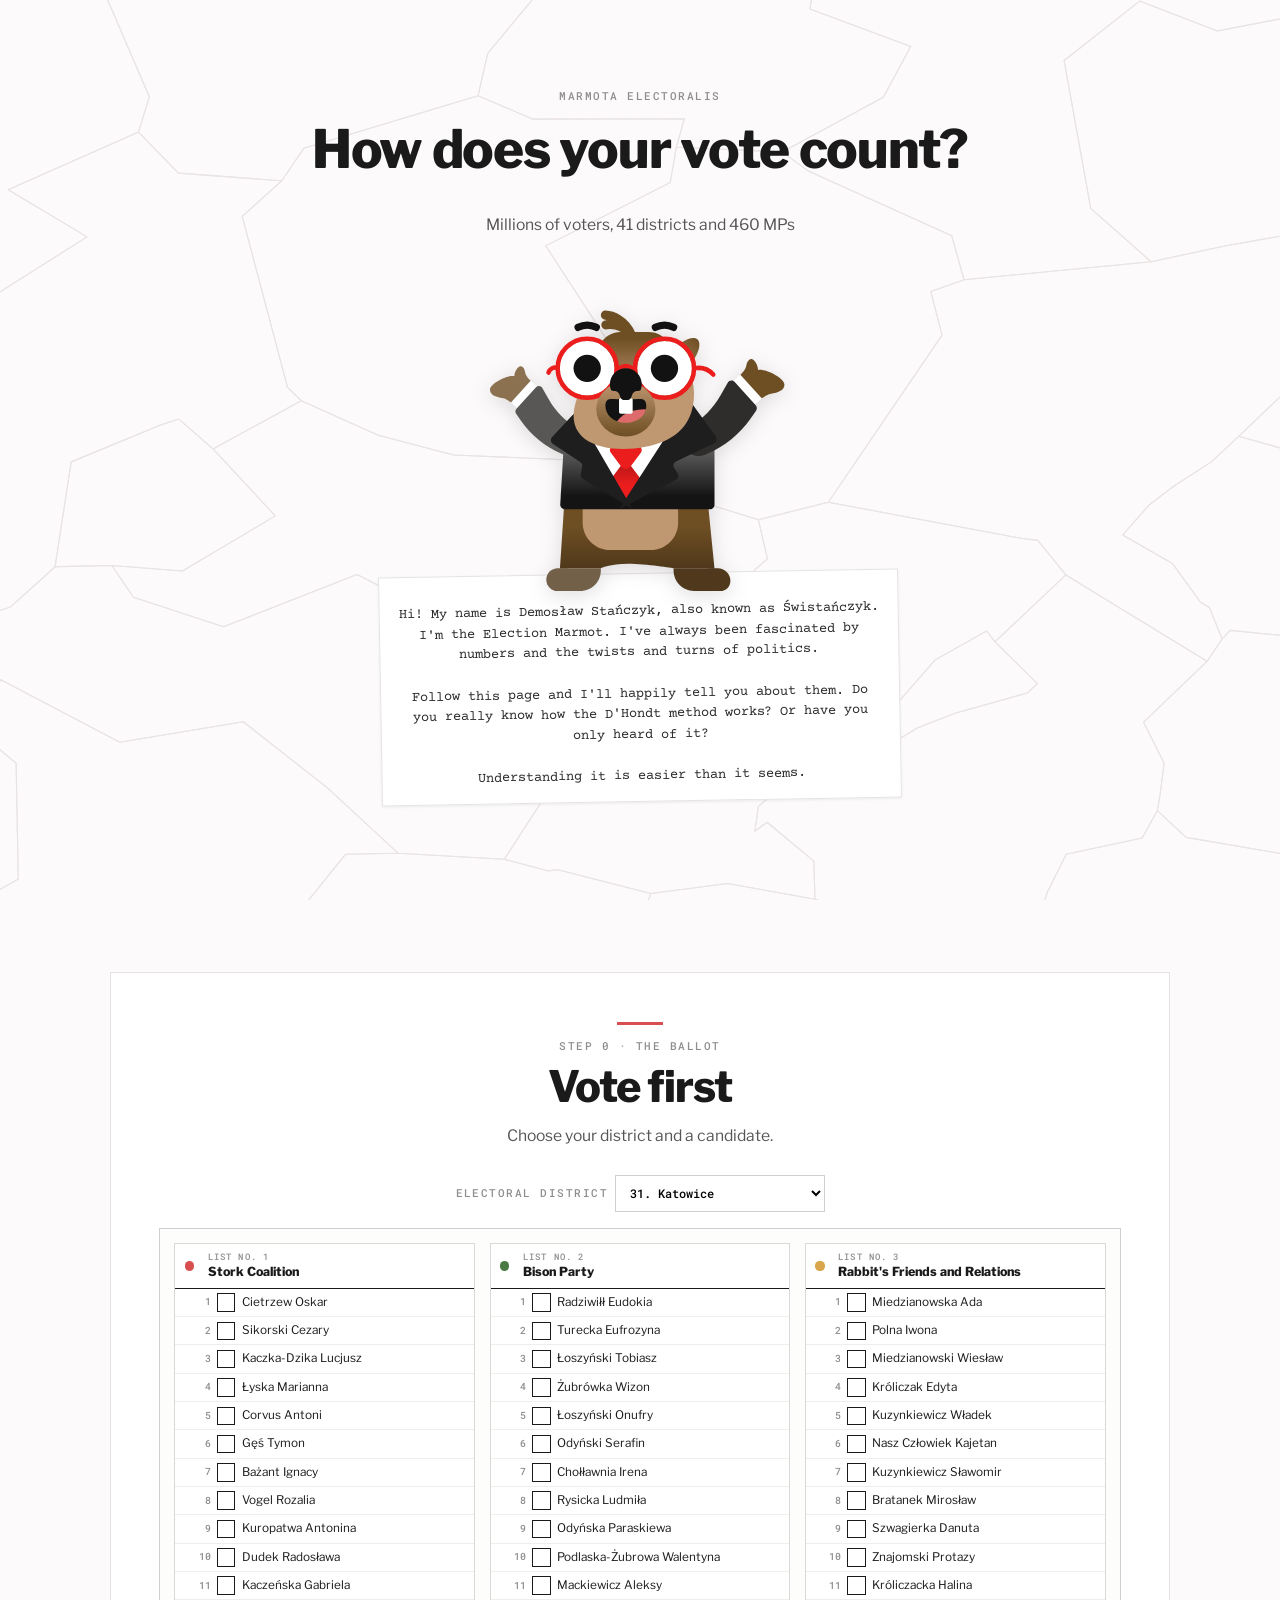
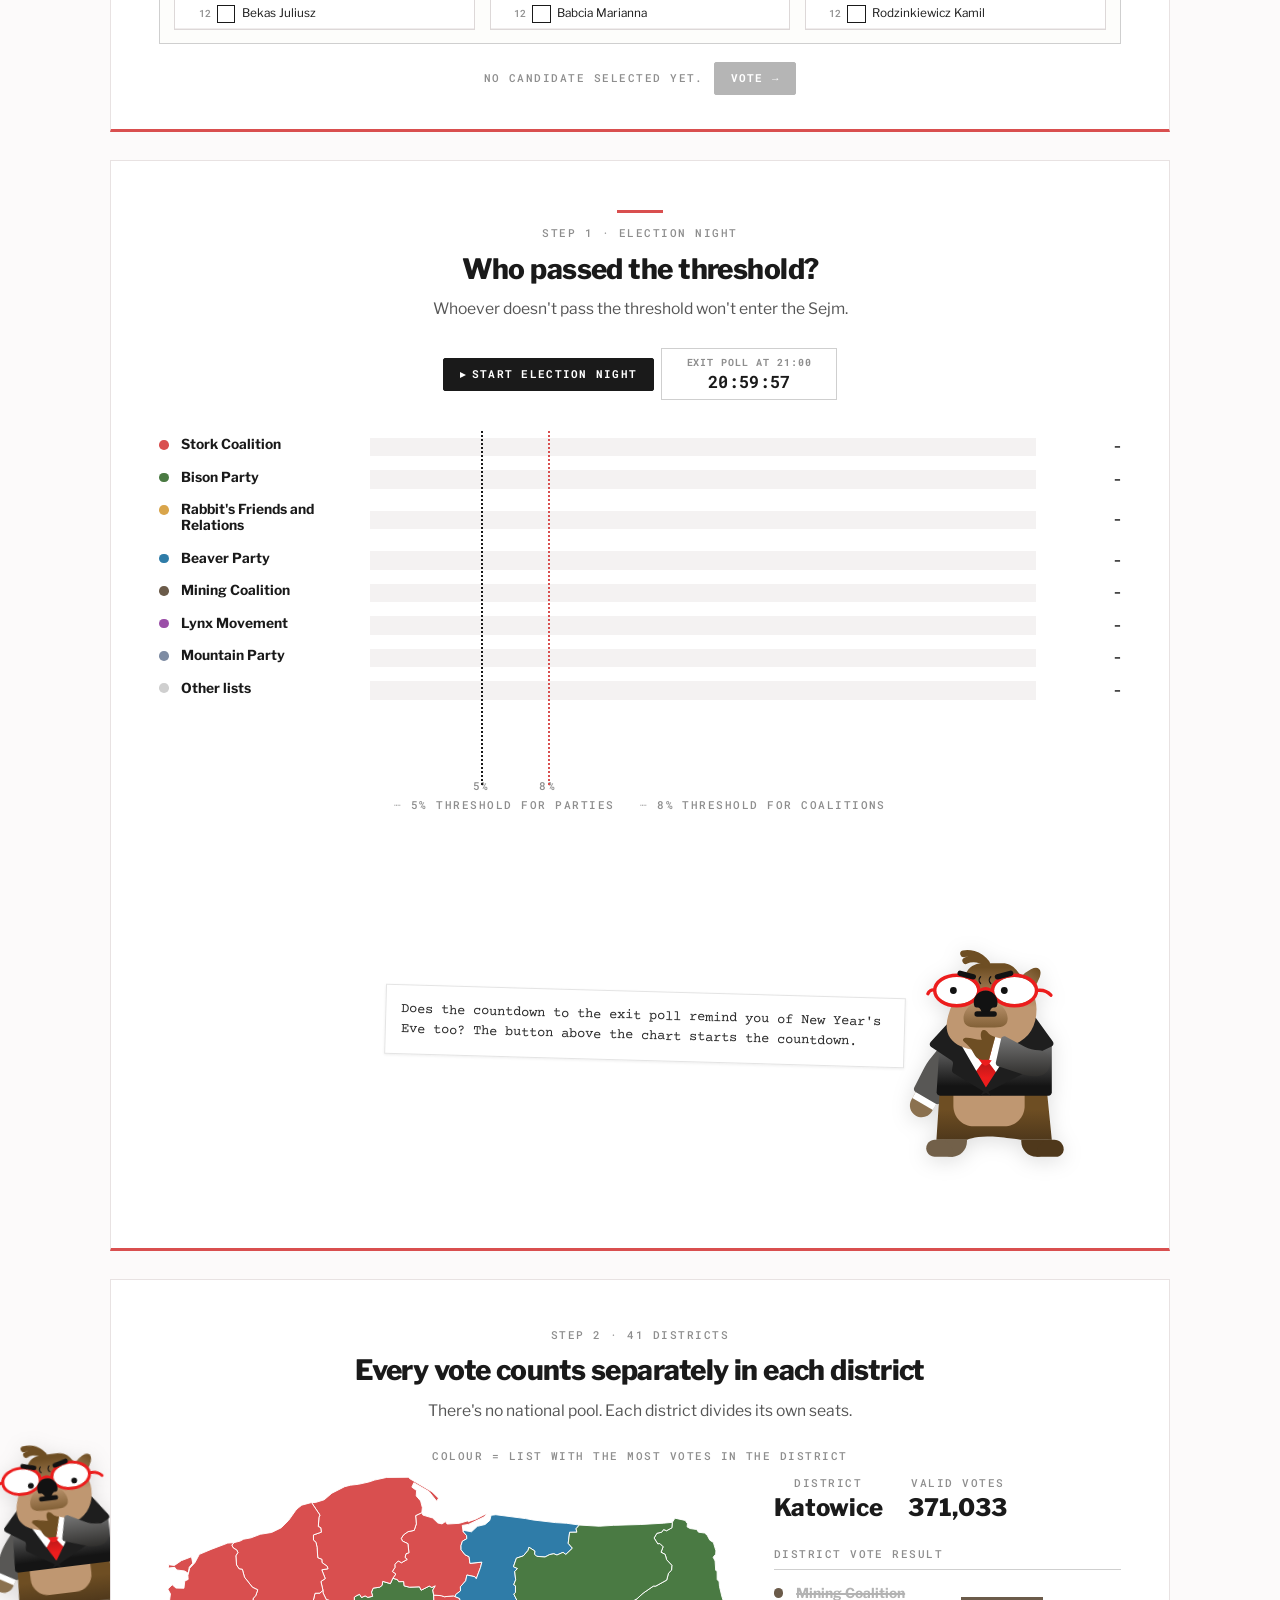
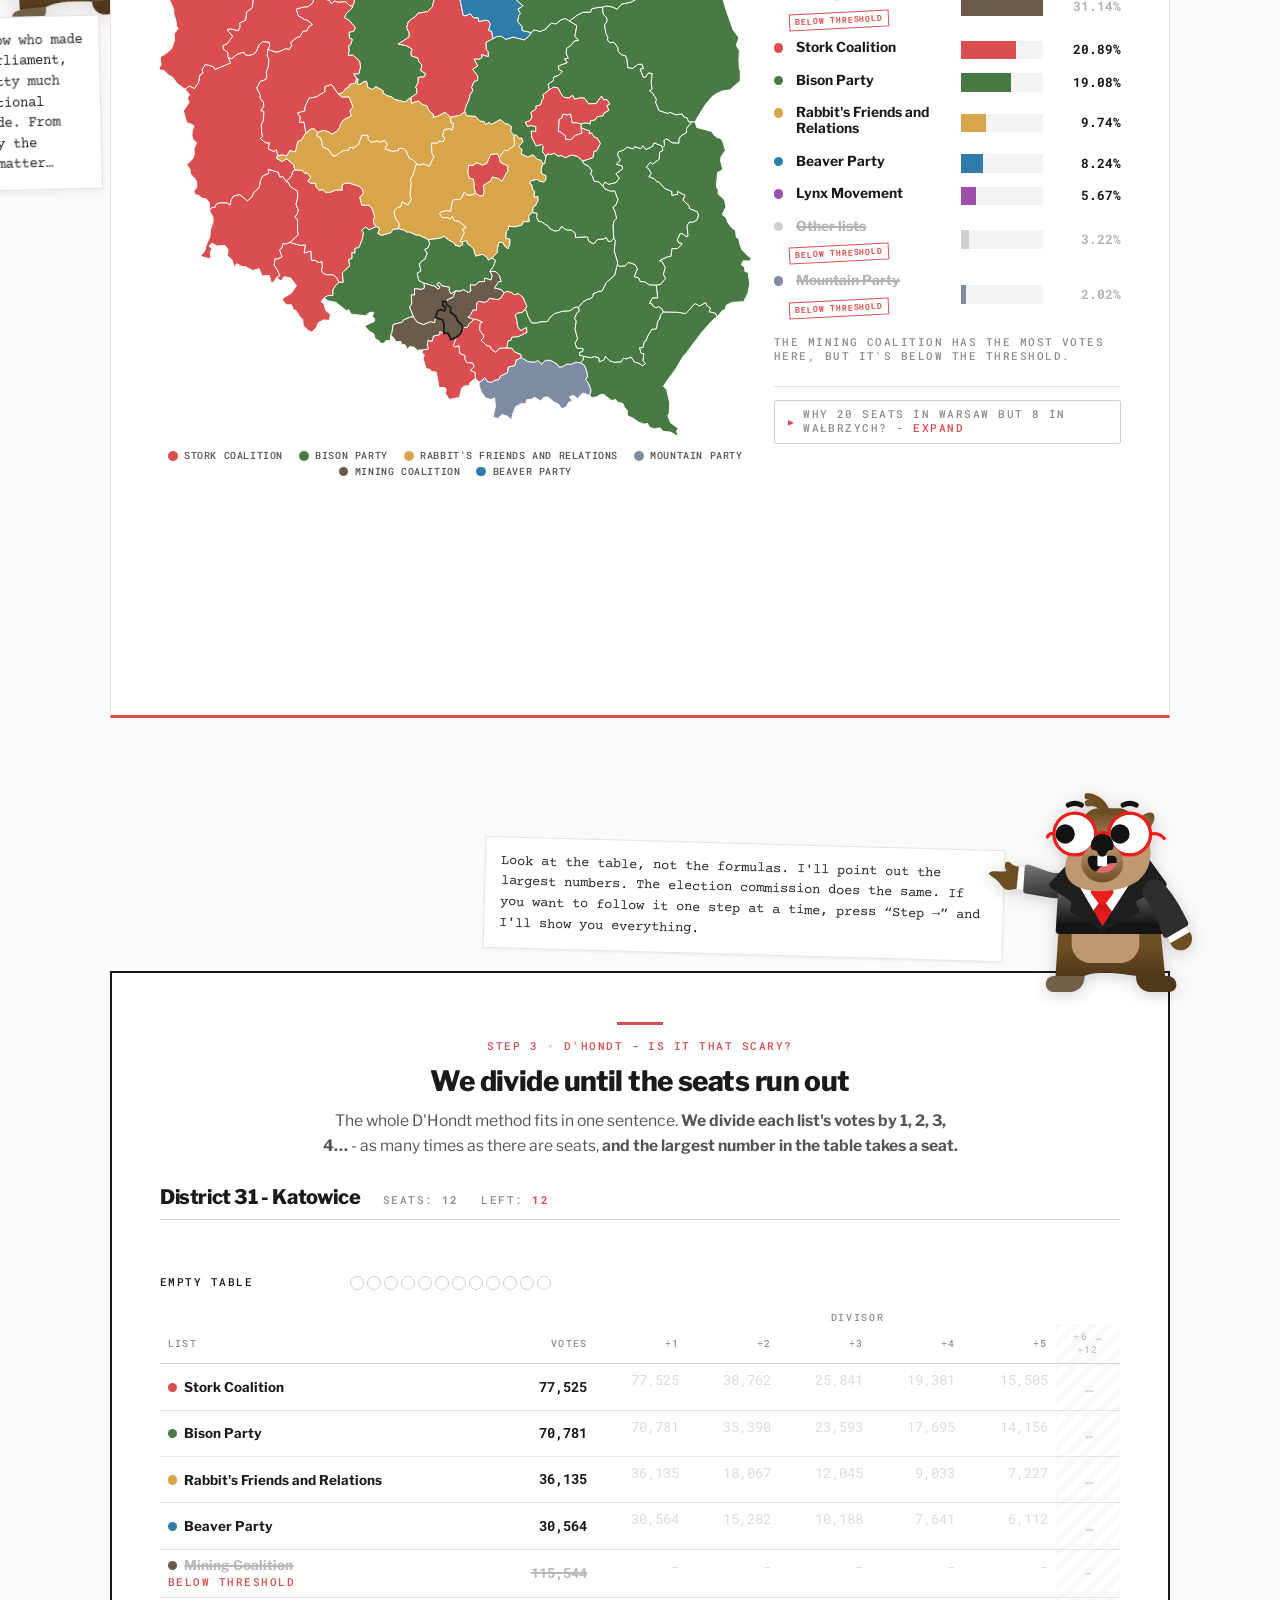
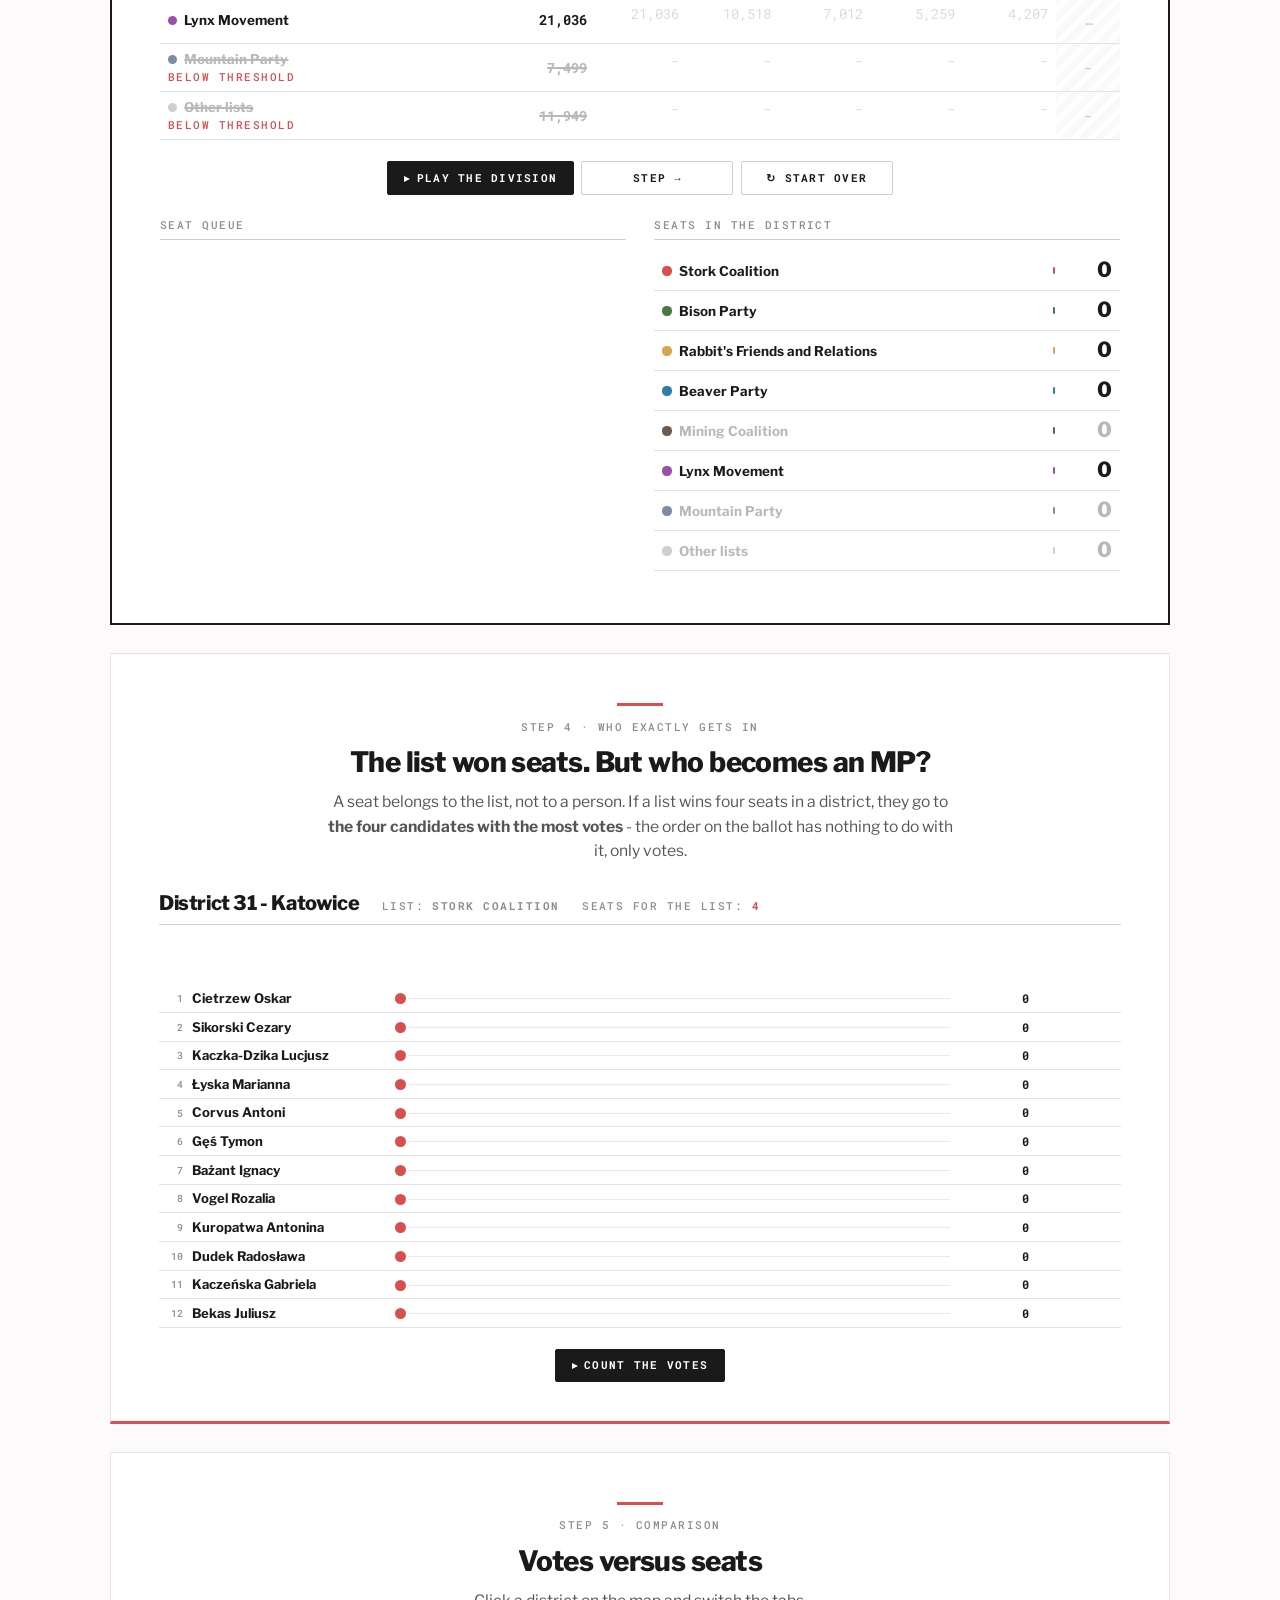
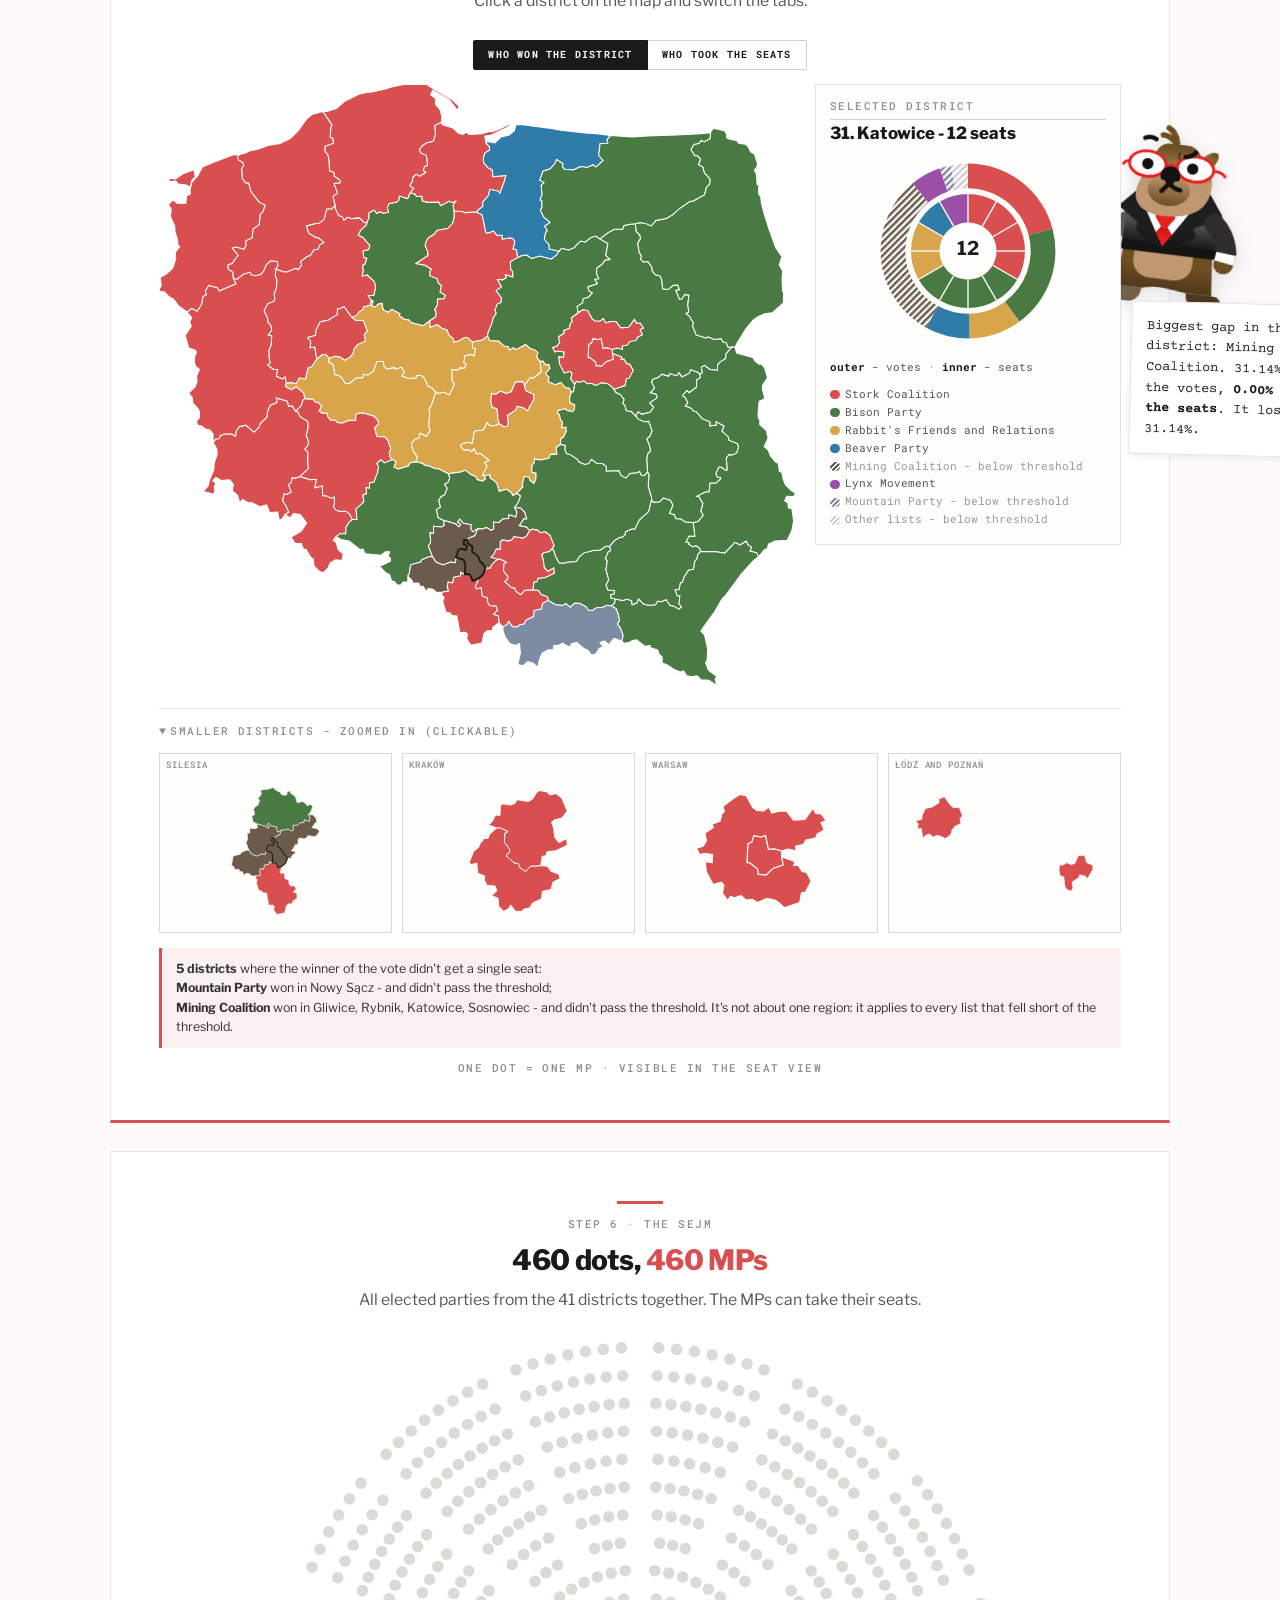
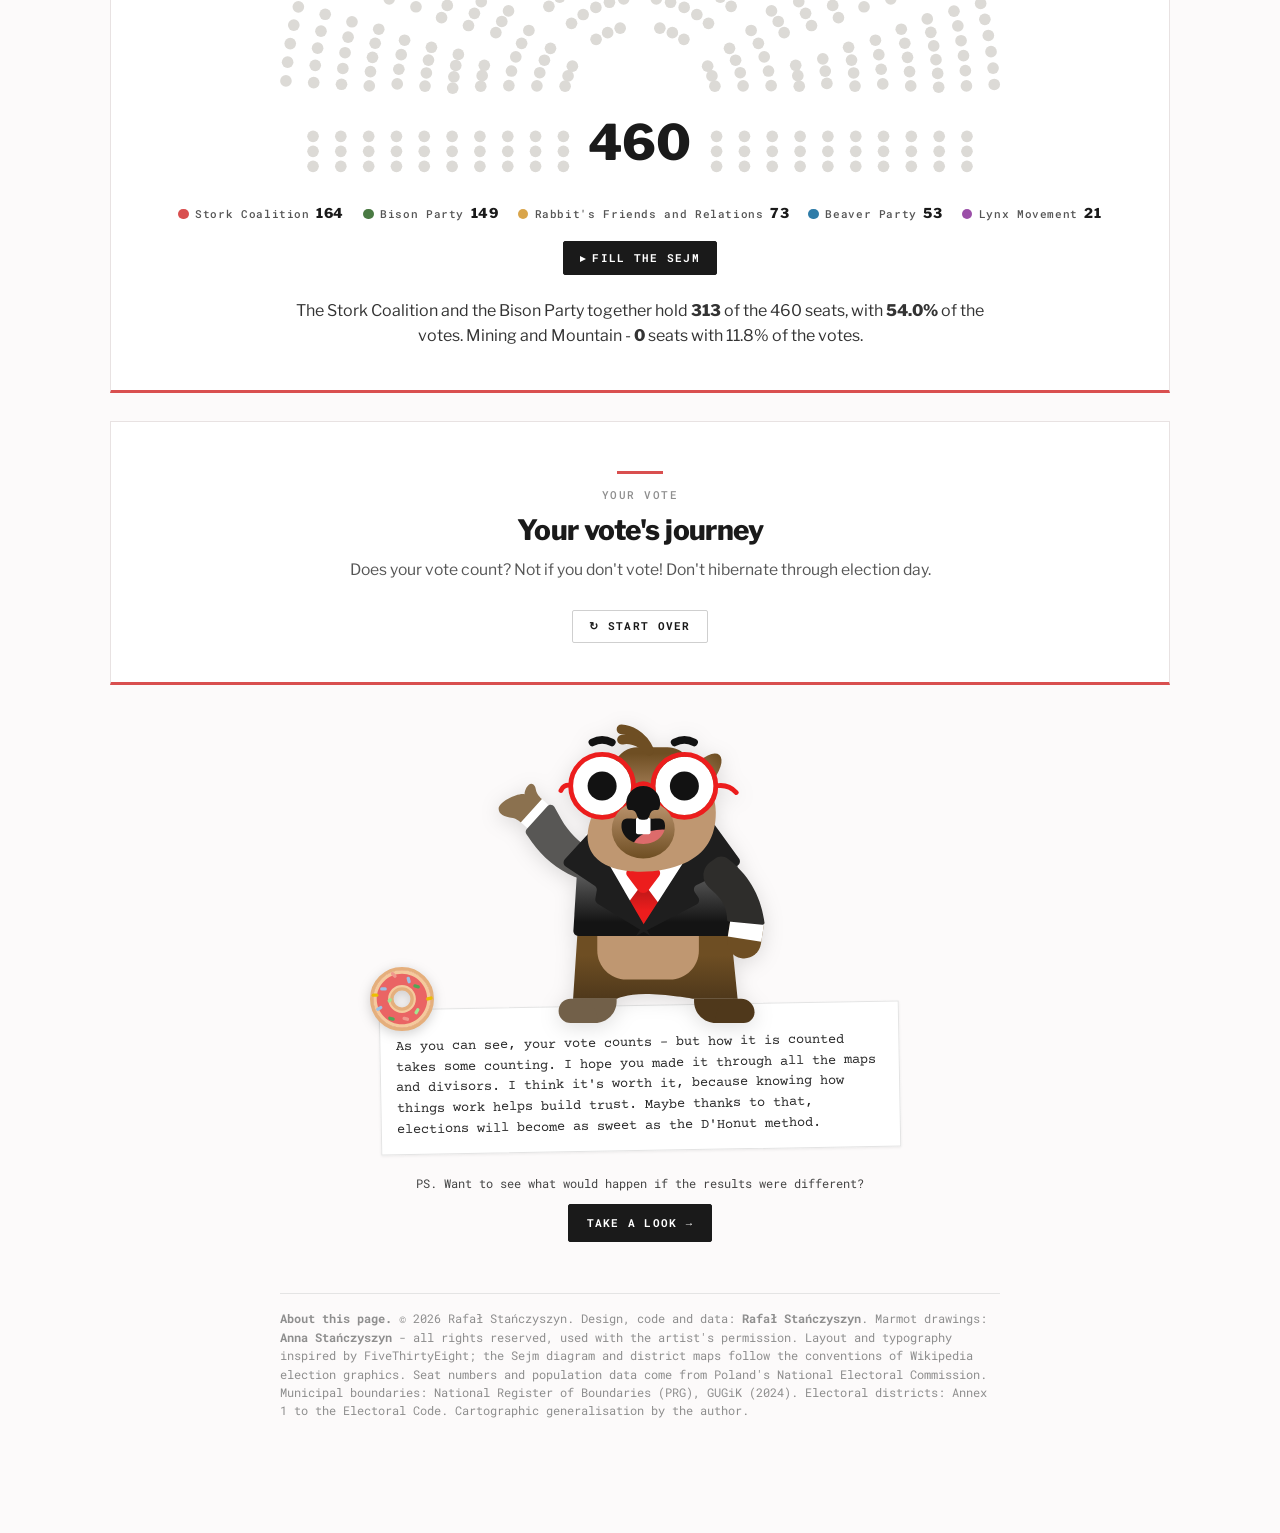
<file: glosy-w-mandaty/en/index.html>
<!DOCTYPE html>
<html lang="en">
<head>
<meta charset="utf-8"><script>
/* reset („Zagłosuj ponownie”): bez widocznego skoku z góry na dół - strona pokazuje się dopiero przy karcie */
if(location.hash==="#karta"){try{history.scrollRestoration="manual"}catch(e){}
 var h=document.documentElement;h.style.scrollBehavior="auto";h.style.visibility="hidden";
 setTimeout(function(){h.style.visibility=""},2500);}   /* bezpiecznik */
</script><meta name="viewport" content="width=device-width, initial-scale=1">
<title>How votes turn into seats - the Election Marmot</title>
<meta name="description" content="How votes turn into seats in elections to the Polish Sejm. Cast a vote, live through election night and see step by step how the threshold and the d'Hondt method work.">
<link rel="canonical" href="https://marmotaelectoralis.com/glosy-w-mandaty/en/">
<link rel="alternate" hreflang="pl" href="https://marmotaelectoralis.com/glosy-w-mandaty/">
<link rel="alternate" hreflang="en" href="https://marmotaelectoralis.com/glosy-w-mandaty/en/">
<link rel="stylesheet" href="/fonts/fonts.css">
<style>
:root{--page:#FCFAFA;--card:#fff;--line:#E8E2E2;--hair:#E4E4E4;--ink:#1A1A1A;--grey:#8E8E8E;--mid:#555;
 --sans:"Libre Franklin",Helvetica,Arial,sans-serif;--serif:"Source Serif 4",Georgia,serif;--mono:"Roboto Mono",ui-monospace,Menlo,monospace}
*{box-sizing:border-box}
html{scroll-behavior:smooth;overflow-y:scroll}   /* pasek przewijania zawsze obecny: szerokość okna się nie zmienia */
body{overflow-x:hidden}                          /* pieczątki „poniżej progu” nie wywołają poziomego paska */
body{margin:0;background:var(--page);color:var(--ink);font-family:var(--sans);-webkit-font-smoothing:antialiased;padding:2rem 1rem 7rem}
.lab{font:500 .66rem/1.3 var(--mono);letter-spacing:.14em;text-transform:uppercase;color:var(--grey)}
.stage{max-width:1340px;margin:0 auto;position:relative}
.card#dhondt{border:2px solid #1A1A1A}
.card{width:100%;background:var(--card);border:1px solid;border-color:#E8E2E2;border-bottom:3px solid #D94F4F;max-width:1060px;margin:0 auto 1.75rem;padding:2.4rem clamp(1rem,4vw,3rem) 2.1rem}
h1{font-weight:800;letter-spacing:-.024em;font-size:clamp(1.8rem,4.6vw,2.7rem);line-height:1.06;text-align:center;margin:.2rem 0 .9rem}
/* wyróżnienie w nagłówku: prosto, tym samym krojem, akcentem strony */
h1 em,h2.sec em{font-style:normal;color:#D94F4F}
h2.sec{font-weight:800;letter-spacing:-.02em;font-size:clamp(1.3rem,3vw,1.75rem);text-align:center;margin:0 0 .7rem}
.deck{text-align:center;color:var(--mid);font-size:.98rem;line-height:1.55;max-width:58ch;margin:0 auto 1.7rem}
.center{text-align:center}
.nums{display:flex;justify-content:center;flex-wrap:wrap;gap:.5rem 2.4rem;margin:0 0 1.8rem}
.nums div{display:flex;flex-direction:column;gap:.32rem;text-align:center}
.nums b{font-weight:800;font-size:1.5rem;line-height:1;font-variant-numeric:tabular-nums}
.brow{display:grid;grid-template-columns:var(--bn,12.5rem) 1fr var(--bp,4.6rem);gap:.7rem;align-items:center;padding:.34rem 0}
.bname{font-weight:700;font-size:.86rem;display:flex;align-items:center;gap:.35rem;flex-wrap:wrap;min-width:0}
/* w wąskim panelu okręgu pieczątka jest od początku, więc może się zawijać */
.brow.mini .bname{flex-wrap:wrap;align-items:flex-start}
.brow.mini .bname .dot{margin-top:.28em;flex:0 0 auto}
.brow.mini .bname .dot,.brow.mini .bname .nm{order:1}
.brow.mini .bname .nm{flex:1 1 0;min-width:auto}        /* długa nazwa zawija się obok kropki, nie pod nią, i nie łamie słów */
.brow.mini .bname::after{content:"";order:2;flex-basis:100%;height:0}   /* niewidoczny podział linii przed pieczątką */
.brow.mini .bname .stamp{order:3;margin-left:calc(.6rem + .35rem)}
.bname .nm{min-width:0;overflow-wrap:anywhere}
.bname .dot{width:.6rem;height:.6rem;border-radius:50%;flex:0 0 auto}
.btrack{position:relative;height:1.15rem;background:#F4F2F2}
.bfill{height:100%;width:0;transition:width 1.1s cubic-bezier(.22,.9,.25,1)}
.bval{font:700 .84rem/1 var(--mono);font-variant-numeric:tabular-nums;text-align:right}
.brow .bname,.brow .bval{transition:color .4s}
.brow.out.stamped .bname,.brow.out.stamped .bval{color:#B3B3B3}
.brow.out.stamped .bname .nm{text-decoration:line-through;text-decoration-thickness:1.5px}
.stamp{display:inline-block;margin-left:.4rem;font:700 .52rem/1 var(--mono);letter-spacing:.1em;text-transform:uppercase;
 color:#D94F4F;border:1.5px solid #D94F4F;padding:.2rem .32rem;transform:rotate(-3deg) scale(0);opacity:0;
 transition:transform .35s cubic-bezier(.2,1.6,.4,1),opacity .25s}
.stamp.on{transform:rotate(-3deg) scale(1);opacity:1}
.thrwrap{position:relative;margin:.9rem 0 0}
.barsbox{position:relative}
.thrline{position:absolute;top:0;bottom:0;border-left:2px dotted #1A1A1A;z-index:3;pointer-events:none}
.thrline.c{border-left-color:#D94F4F}
.thrkey{display:flex;justify-content:center;gap:1.6rem;margin-top:.7rem;flex-wrap:wrap}
.maprow{display:grid;grid-template-columns:1fr;gap:1.4rem;align-items:start;align-content:start}   /* zapas wysokości zawsze na dole, nie między mapą a panelem */
@media(min-width:820px){.maprow{grid-template-columns:minmax(0,1.45fr) minmax(0,.85fr)}}
svg.map{width:100%;height:auto;display:block}
svg.map path.dist{stroke:#fff;stroke-width:1.6;cursor:pointer;transition:fill .5s,opacity .12s}
svg.map path.dist:hover{opacity:.75}
svg.map path.dist.sel{stroke:#1A1A1A;stroke-width:3}
/* licznik mandatów w kroku 3: po jednym kwadraciku na mandat, zapełnia się kolorem listy */
.seatrow{display:flex;align-items:center;gap:.9rem;flex-wrap:wrap;margin:.3rem 0 1rem}
.seatrow .lab{min-width:11rem;color:var(--ink)}
.seatrow .sq{display:flex;gap:3px;flex-wrap:wrap}
.seatrow .sq i{display:block;width:14px;height:14px;border-radius:50%;border:1px solid #CFCFCF;background:#fff;transition:background .35s,border-color .35s}
.seatrow .sq i.on{border-color:transparent}
#prog{display:none!important}
/* kropki mandatów i podpisy nie łapią kliknięć - klika się okręg pod nimi */
svg circle.seat,.mplabel{pointer-events:none}
.toggle{display:flex;justify-content:center;gap:0;margin:0 0 .9rem}
.toggle button{border-radius:0;font-size:.62rem;padding:.55rem .9rem}
.toggle button:first-child{border-radius:2px 0 0 2px}
.toggle button:last-child{border-radius:0 2px 2px 0;border-left:none}
.toggle button:not(.act){background:#fff;color:var(--ink);border-color:#CFCFCF}
.maplegend{display:flex;flex-wrap:wrap;gap:.35rem 1rem;justify-content:center;margin-top:.9rem}
.maplegend span{display:flex;align-items:center;gap:.4rem;font:500 .62rem/1 var(--mono);letter-spacing:.06em;text-transform:uppercase;color:var(--mid)}
.maplegend i{width:.62rem;height:.62rem;border-radius:50%}
.mmnote{background:#FBF0F0;border-left:3px solid #D94F4F;padding:.7rem .85rem;margin:.9rem 0 0;min-height:3.4em;
 font:400 .78rem/1.55 var(--sans);color:#333}
.dhead{display:flex;flex-wrap:wrap;align-items:baseline;gap:.5rem 1.4rem;padding-bottom:.6rem;border-bottom:1px solid #CFCFCF;margin-bottom:1rem}
.dhead h3{margin:0;font-weight:800;font-size:1.25rem;letter-spacing:-.02em}
.tw{overflow-x:auto}
table{border-collapse:collapse;width:100%;min-width:620px}
th,td{font:400 .86rem/1.2 var(--mono);font-variant-numeric:tabular-nums;padding:.44rem .5rem;text-align:right;white-space:nowrap;border-bottom:1px solid var(--hair)}
thead .g th{border-bottom:none;padding-bottom:.12rem;text-align:center;font:500 .6rem/1 var(--mono);letter-spacing:.18em;text-transform:uppercase;color:var(--grey)}
thead .h th{border-bottom:1px solid #CFCFCF;padding-bottom:.45rem;font:500 .62rem/1 var(--mono);letter-spacing:.12em;text-transform:uppercase;color:var(--grey)}
th.nm,td.nm{text-align:left;font-family:var(--sans);font-weight:700;font-size:.84rem;white-space:normal;min-width:10rem}
td.v{font-weight:700}
td.q{color:#333;transition:background .2s,color .2s;
 height:2.9rem;vertical-align:middle;position:relative}
td.q .qv{display:block;line-height:1.15}
td.q .mb{display:block;font:500 .53rem/1 var(--mono);letter-spacing:.08em;text-transform:uppercase;
 opacity:0;margin-top:.2rem;min-height:.53rem}   /* miejsce zarezerwowane od początku */
td.q.won .mb{opacity:.9}

td.q.hid{color:#DCDCDC}
td.q.won{background:#D94F4F;color:#fff;font-weight:700}
td.q.won.fresh .qv{animation:pop .42s cubic-bezier(.2,1.5,.4,1)}
@keyframes pop{0%{transform:scale(.82)}60%{transform:scale(1.07)}100%{transform:scale(1)}}
td.q.won small{display:block;font:500 .53rem/1 var(--mono);letter-spacing:.08em;text-transform:uppercase;opacity:.9;margin-top:.2rem}
td.q.next{box-shadow:inset 0 0 0 2px #D94F4F}
tr.out td{color:#B8B8B8}
tr.out td.v,tr.out td.nm .nm2{text-decoration:line-through;text-decoration-thickness:1.5px}
.dot{display:inline-block;width:.58rem;height:.58rem;border-radius:50%;margin-right:.45rem}
.controls{display:flex;flex-wrap:wrap;gap:.45rem;align-items:center;justify-content:center;margin:1.3rem 0 .3rem}
#dhondt .controls button{min-width:9.5rem}
button{font:700 .66rem/1 var(--mono);letter-spacing:.12em;text-transform:uppercase;padding:.66rem 1rem;cursor:pointer;border-radius:2px;background:var(--ink);color:#fff;border:1px solid var(--ink)}
button.ghost{background:#fff;color:var(--ink);border-color:#CFCFCF}
button:hover:not(:disabled){background:#D94F4F;border-color:#D94F4F;color:#fff}
button:disabled{opacity:.32;cursor:not-allowed}
.btnlink{display:inline-block;font:700 .66rem/1 var(--mono);letter-spacing:.12em;text-transform:uppercase;padding:.8rem 1.1rem;border-radius:2px;background:var(--ink);color:#fff;border:1px solid var(--ink);text-decoration:none}
.btnlink:hover{background:#D94F4F;border-color:#D94F4F}
/* świstak-przycisk: bez wyglądu przycisku, ale z klawiaturą i fokusem */
button.pet,button.pet:hover:not(:disabled){all:unset;display:block;cursor:pointer;position:relative;z-index:2}
button.pet:focus-visible{outline:2px solid #2F7CA8;outline-offset:6px;border-radius:4px}
button.pet:active .sw{transform:scale(.97)}
#bye{position:relative}
/* pączek leży obok świstaka, po lewej, z odstępem */
.donutbox{position:absolute;left:calc(50% - 150px - 120px);top:254px;z-index:3}
@media(max-width:760px){.donutbox{left:calc(50% - 95px - 80px);top:162px}}
button.donut,button.donut:hover:not(:disabled){all:unset;cursor:grab;touch-action:none;display:block;width:64px;height:64px;
  filter:drop-shadow(0 3px 6px rgba(0,0,0,.18));transition:transform .2s}
button.donut:hover{transform:rotate(-12deg) scale(1.06)}
button.donut:focus-visible{outline:2px solid #2F7CA8;outline-offset:4px;border-radius:50%}
button.donut svg{width:100%;height:100%;display:block}
/* w locie: ta reguła musi wygrać z resetem stylów przy najechaniu, inaczej pączek nie rusza się z miejsca */
button.donut.leci,button.donut.leci:hover:not(:disabled){position:fixed;z-index:60;cursor:grabbing;transition:none;transform:none}
#bye.cel .sw{filter:drop-shadow(0 0 10px rgba(217,79,79,.55))}
.ps{font:400 .78rem/1.7 var(--mono);color:#444;text-align:center;margin:1.4rem 0 0}
.ps .btnlink{margin-top:.6rem}
button:focus-visible{outline:2px solid #2F7CA8;outline-offset:2px}
.cols{display:grid;grid-template-columns:1fr;gap:1.8rem;margin-top:1.5rem}
@media(min-width:820px){.cols{grid-template-columns:1fr 1fr}}
.cols h4{margin:0 0 .7rem;padding-bottom:.4rem;border-bottom:1px solid #CFCFCF}
ol.qu{list-style:none;margin:0;padding:0}
ol.qu li{min-height:1.55rem;display:grid;grid-template-columns:1.7rem 1fr auto;gap:.55rem;align-items:baseline;padding:.3rem 0;border-bottom:1px solid var(--hair);font:400 .8rem/1.3 var(--mono);font-variant-numeric:tabular-nums;opacity:0;transform:translateX(-4px);transition:opacity .2s,transform .2s}
ol.qu li.on{opacity:1;transform:none}
ol.qu li b{color:#D94F4F}
ol.qu li .w{font-family:var(--sans);font-weight:700;font-size:.8rem}
ol.qu li .x{color:var(--grey)}
table.tal{min-width:0}
table.tal td.s{font-family:var(--sans);font-weight:800;font-size:1.3rem;width:2.8rem;
 font-variant-numeric:tabular-nums}
.minibar{display:block;height:.46rem;border-radius:1px;min-width:2px;transition:width .4s cubic-bezier(.22,.9,.25,1)}
.kick{margin:1.5rem auto 0;max-width:64ch;text-align:center;font-size:1rem;line-height:1.55;color:#333}
.kick b{font-weight:800}
.foot{margin-top:1.6rem;padding-top:1rem;border-top:1px solid var(--hair);font:400 .72rem/1.6 var(--mono);color:var(--grey)}
.donutwrap{display:flex;gap:1rem;align-items:center;flex-wrap:wrap;justify-content:center}
.donutkey{font:400 .7rem/1.7 var(--mono);color:var(--mid)}
.donutkey b{font-weight:700;color:var(--ink)}
/* ---------- świstak: duży, na marginesie, z kartką ---------- */
:root{--swsize:210px;--swW:216px;--swH:224px}
.sw{width:var(--swW,216px);height:var(--swH,224px);display:block;position:relative;z-index:2;
  filter:drop-shadow(0 4px 10px rgba(0,0,0,.13))}
.mm{display:grid;grid-template-columns:var(--swW,216px) 520px;align-items:start;
  max-width:1160px;margin:3rem auto;justify-content:start}
.mm .note{background:#fff;border:1px solid var(--hair);padding:.85rem .95rem;margin-top:3rem;
  font:400 .78rem/1.62 var(--mono);color:#333;transform:rotate(-1.4deg);
  box-shadow:0 1px 3px rgba(0,0,0,.07)}
.mm .sw{margin-right:-26px}
.mm.r{grid-template-columns:520px var(--swW,216px);justify-content:end}
.mm.r .sw{order:2;margin:0 0 0 -26px}
.mm.r .note{transform:rotate(1.6deg)}
.mm.point{margin-bottom:-1.2rem;align-items:end}
.mm.point .note{margin:0 0 2.2rem}
.mm.point .sw{visibility:hidden}     /* zajmuje miejsce; widać latającego, który tu parkuje */
#swfly .sw{transition:width .45s cubic-bezier(.3,.9,.3,1),height .45s cubic-bezier(.3,.9,.3,1)}
#swfly.park .bub{display:none}
#swfly:not(.park) .sw{pointer-events:auto;cursor:pointer}       /* zaparkowany mówi kartką obok, nie własnym dymkiem */
/* powitanie: świstak na środku, kartka pod nim */
.mm.c{grid-template-columns:1fr;justify-content:center;justify-items:center;max-width:520px;
  margin:1rem auto 3.2rem}
.mm.c .sw{--swW:300px;--swH:310px;margin:0 0 -18px}
.mm.c .note{margin-top:0;width:100%;padding-top:1.7rem;transform:rotate(-1deg)}
.intro{max-width:1060px;margin:0 auto 4.5rem;text-align:center;
  min-height:calc(100vh - 2rem);min-height:calc(100svh - 2rem);   /* krok 0 zaczyna się zawsze pod krawędzią okna */
  display:flex;flex-direction:column;justify-content:center}
.intro h1.big{font:800 clamp(2rem,5vw,3.3rem)/1.06 var(--sans);letter-spacing:-.024em;margin:.5rem 0 2.2rem}
.intro h1.big em{font:italic 700 1em/1 var(--serif)}
.scrollhint{margin-top:2.6rem}
.card>.lab.center:first-child{position:relative;padding-top:1.1rem}
.card>.lab.center:first-child::before{content:"";position:absolute;top:0;left:50%;transform:translateX(-50%);width:46px;height:3px;background:#D94F4F}
.mm.plain{display:block;max-width:640px;margin:3rem auto}
.mm.plain .note{margin:0}
.mm .note{width:100%;max-width:520px}   /* twardy sufit: powiększenie przeglądarki nie rozciągnie kartki */
.krok5{position:relative;z-index:0}
.cmpside{position:relative;background:var(--card)}
.sw.behind{--swW:186px;--swH:192px;position:absolute;right:-142px;top:38px;z-index:-1;transform:rotate(7deg)}
/* krok 2: świstak zza lewej krawędzi karty (lustro kroku 5, bardziej schowany) */
.krok2{position:relative}                       /* bez z-index: świstak z -1 chowa się za tłem karty */
.sw.peekleft{--swW:186px;--swH:192px;position:absolute;left:-150px;top:var(--k2top,420px);z-index:-1;
  transform:rotate(-7deg)}
#k2say{position:absolute;right:calc(100% + 10px);top:calc(var(--k2top,420px) + 180px);width:200px;
  font:400 .68rem/1.5 var(--mono);min-height:4.4em;transform:rotate(-1.4deg)}
@media(max-width:1240px){#k2say{position:static;width:auto;max-width:520px;margin:0 0 1rem;transform:rotate(-1deg)}}
@media(max-width:900px){.sw.peekleft{display:none}}
/* dymek świstaka z kroku 5: na marginesie, poza kartą, pod świstakiem */
#cmpsay{position:absolute;left:calc(100% + 10px);top:218px;width:210px;
  font:400 .68rem/1.5 var(--mono);min-height:4.4em;transform:rotate(1.4deg)}
@media(max-width:1240px){#cmpsay{position:static;width:auto;margin-top:.9rem;transform:rotate(-1deg)}}
@media(max-width:900px){.sw.behind{display:none}}

#natkick,#hkick{min-height:3.6em}
#natkick[hidden],#hkick[hidden]{display:block;visibility:hidden}
/* szersze kartki */
.mm{grid-template-columns:var(--swW,216px) 520px}
.mm.r{grid-template-columns:520px var(--swW,216px)}
.mm.c{max-width:600px}
/* podejrzliwy zza kartki */
.mm.peek{position:relative;display:block;max-width:640px;margin:3rem auto}
.mm.peek .note{margin:0;position:relative;z-index:2}
.mm.peek>.sw{position:absolute;right:-92px;bottom:-26px;width:168px;z-index:1}
@media(max-width:900px){.mm.peek>.sw{position:static;width:120px;margin:-10px 0 0 auto}}
/* pustka zamiast przeskoku przy rozwijaniu */


/* latający świstak przy tabeli */
.card#dhondt{position:relative}
#swfly{position:absolute;left:0;top:0;z-index:5;pointer-events:none;opacity:0;
  transition:left .5s cubic-bezier(.3,.9,.3,1),top .5s cubic-bezier(.3,.9,.3,1),opacity .3s}
#swfly.on{opacity:1}
#swfly{width:232px}
#swfly.flip .sw{transform:scaleX(-1);margin-left:auto}
#swfly .bub{margin:-10px 0 0;font:400 .68rem/1.5 var(--mono);min-height:5.4em;transform:rotate(-1.5deg)}

#swfly .sw{--swW:108px;--swH:112px;filter:drop-shadow(0 3px 8px rgba(0,0,0,.18))}
@media(prefers-reduced-motion:reduce){#swfly{transition:opacity .2s}}

@media(max-width:1000px){.mm,.mm.r{grid-template-columns:var(--swW,216px) minmax(0,520px)}}
@media(max-width:760px){
  :root{--swsize:120px;--swW:124px;--swH:130px}
  .mm,.mm.r{grid-template-columns:var(--swW,216px) minmax(0,520px);justify-content:start}
  .mm.r .sw{order:0;margin:0 -18px 0 0}
  .mm.r .note{transform:rotate(-1.2deg)}
  .mm.c .sw{--swW:190px;--swH:198px}}
.guide{position:fixed;right:1.2rem;bottom:1.2rem;width:250px;box-sizing:border-box;z-index:40;display:none;pointer-events:none}
@media(min-width:1340px){.guide{display:block}}
.guide .sw{width:150px;margin:0 0 -26px .7rem}
.bub{background:#fff;border:1px solid var(--hair);padding:.85rem .9rem;box-sizing:border-box;overflow-wrap:anywhere;transform:rotate(1.3deg);
  font:400 .72rem/1.55 var(--mono);color:#333;box-shadow:0 2px 8px rgba(0,0,0,.07);min-height:7.6em}
/* ---------- tło: 460 mandatów ---------- */
.bg{position:fixed;inset:0;width:100%;height:100%;z-index:-1;pointer-events:none}
.bg path{fill:none;stroke:#EAE4E4;stroke-width:1.1;stroke-linejoin:round;vector-effect:non-scaling-stroke}
@media(prefers-reduced-motion:reduce){*{transition:none!important;animation:none!important}}
.ballot{border:1px solid #CFCFCF;background:#FDFDFB;padding:.9rem;max-height:26rem;overflow-y:auto}
.blists{display:grid;grid-template-columns:1fr;gap:.9rem}
@media(min-width:640px){.blists{grid-template-columns:1fr 1fr}}
@media(min-width:900px){.blists{grid-template-columns:1fr 1fr 1fr}}
.blist{border:1px solid #DDD8D8;background:#fff}
.blist h5{margin:0;padding:.5rem .6rem;border-bottom:1.5px solid #1A1A1A;
 font:800 .78rem/1.25 var(--sans);display:flex;align-items:center;gap:.4rem}
.blist .lno{font:500 .58rem/1 var(--mono);letter-spacing:.12em;text-transform:uppercase;color:var(--grey);
 display:block;margin-bottom:.15rem}
.cand{display:grid;grid-template-columns:1.6rem 1.15rem 1fr;gap:.4rem;align-items:center;
 padding:.28rem .6rem;cursor:pointer;border-bottom:1px solid #F0EDED;font:400 .74rem/1.3 var(--sans)}
.cand:hover{background:#FBF4F4}
.cand .n{font:500 .62rem/1 var(--mono);color:var(--grey);text-align:right}
.cand .box{width:1.15rem;height:1.15rem;border:1.5px solid #1A1A1A;position:relative;background:#fff}
.cand.on .box::after{content:"✕";position:absolute;inset:0;display:grid;place-items:center;
 font:700 .95rem/1 var(--sans);color:#D94F4F;animation:xin .25s cubic-bezier(.2,1.6,.4,1)}
@keyframes xin{0%{transform:scale(.4) rotate(-14deg);opacity:0}100%{transform:none;opacity:1}}
.cand.on{background:#FBF0F0;font-weight:700}
.votebar{display:flex;flex-wrap:wrap;gap:.6rem;align-items:center;justify-content:center;margin:1.1rem 0 0}
.mytag{display:inline-block;margin-left:.25rem;flex:0 0 auto;font:700 .5rem/1 var(--mono);letter-spacing:.1em;
 text-transform:uppercase;color:#fff;background:#1A1A1A;padding:.22rem .34rem}
.brow.mine .btrack{outline:2px solid #1A1A1A;outline-offset:1px}
svg.map circle.seat{stroke:#fff;stroke-width:.8;opacity:0;transform:scale(.25);
 transform-box:fill-box;transform-origin:center;
 transition:opacity .14s linear,transform .3s cubic-bezier(.2,1.8,.4,1)}
svg.map circle.seat.on{opacity:1;transform:scale(1)}
svg.map line.lead{stroke:#1A1A1A;stroke-width:1;opacity:0;transition:opacity .45s}
svg.map line.lead.on{opacity:.45}
.crow{display:grid;grid-template-columns:1.5rem 12.5rem 1fr 4.4rem 5.2rem;gap:.55rem;align-items:center;
 padding:.32rem 0;border-bottom:1px solid var(--hair)}
@media(max-width:700px){.crow{grid-template-columns:1.3rem 1fr 3.6rem;grid-row-gap:.1rem}
 .crow .ctrack{grid-column:1/-1}}
.crow .cpos{font:500 .64rem/1 var(--mono);color:var(--grey);text-align:right}
.crow .cname{font:700 .82rem/1.25 var(--sans)}
/* wariant „kropka na osi”: zamiast belki jedna kulka na włosowej linii.
   Powrót do belek = przywrócić tło #F4F2F2 i height:100% w .cfill. */
.ctrack{position:relative;height:.95rem;background:transparent}
.ctrack::before{content:"";position:absolute;left:0;right:0;top:50%;height:1px;background:#EDE7E7}
.cfill{position:absolute;top:50%;left:0;width:0;height:1px;
  transition:width .8s cubic-bezier(.22,.9,.25,1)}
.cfill::after{content:"";position:absolute;right:-5px;top:-5px;width:11px;height:11px;
  border-radius:50%;background:inherit;box-shadow:0 0 0 2px var(--card)}
.crow.lost .cfill{opacity:.42}
.cval{font:700 .78rem/1 var(--mono);font-variant-numeric:tabular-nums;text-align:right}
.badge{font:700 .53rem/1 var(--mono);letter-spacing:.09em;text-transform:uppercase;
 padding:.28rem .38rem;text-align:center;transform:scale(0);opacity:0;
 transition:transform .32s cubic-bezier(.2,1.7,.4,1),opacity .2s}
.badge.on{transform:none;opacity:1}
.badge.win{background:#1A1A1A;color:#fff}
.badge.lose{background:#F0EDED;color:#A8A8A8}
.crow.lost .cname,.crow.lost .cval{color:#B0B0B0;transition:color .4s}
.crow.me{background:#FBF4F4}
.crow.me .cname::after{content:"your vote";display:inline-block;margin-left:.4rem;
 font:700 .5rem/1 var(--mono);letter-spacing:.1em;text-transform:uppercase;color:#fff;background:#D94F4F;padding:.2rem .32rem}
.verdict{margin:1.4rem auto 0;max-width:60ch;text-align:center;font-size:1.05rem;line-height:1.5}
.verdict.good b{color:#2E7D32}
.verdict.bad b{color:#D94F4F}
.insets{display:grid;grid-template-columns:repeat(auto-fit,minmax(120px,1fr));gap:.7rem;margin-top:1rem}
.inset{border:1px solid #DDD8D8;background:#FDFDFB;padding:.45rem}
.inset h6{margin:0 0 .3rem;font:500 .56rem/1.2 var(--mono);letter-spacing:.1em;text-transform:uppercase;color:var(--grey)}
.inset svg{width:100%;height:auto;display:block}
.inset svg path{stroke:#fff;stroke-width:1.2}
.hemi{width:100%;height:auto;display:block;max-width:760px;margin:0 auto}
.hemi circle{opacity:0;transform:scale(.25);transform-box:fill-box;transform-origin:center;
 transition:opacity .12s linear,transform .3s cubic-bezier(.2,1.8,.4,1)}
.hemi circle.on{opacity:1;transform:scale(1)}
.hemitotal{font:800 2.6rem/1 var(--sans);fill:var(--ink)}
.hemikey{display:flex;flex-wrap:wrap;gap:.4rem 1.2rem;justify-content:center;margin-top:1rem}
.hemikey span{display:flex;align-items:center;gap:.4rem;font:500 .66rem/1 var(--mono);letter-spacing:.06em;color:var(--mid)}
.hemikey i{width:.66rem;height:.66rem;border-radius:50%}
.hemikey b{font-family:var(--sans);font-weight:800;font-size:.85rem;color:var(--ink)}
svg.map circle.seat.mymp,.inset svg circle.mymp{stroke:#1A1A1A;stroke-width:2.6}
.hemi circle.mymp{stroke:#1A1A1A;stroke-width:3}
.mplabel{font:700 .62rem/1 var(--mono);letter-spacing:.1em;text-transform:uppercase;fill:#1A1A1A}
.inset svg circle.seat{opacity:0;transform:scale(.25);transform-box:fill-box;transform-origin:center;
 transition:opacity .14s linear,transform .3s cubic-bezier(.2,1.8,.4,1)}
.inset svg circle.seat.on{opacity:1;transform:scale(1)}
.inset svg line.lead{opacity:0;transition:opacity .3s}
.inset svg line.lead.on{opacity:.5}
.cmp{display:grid;grid-template-columns:1fr;gap:1.2rem;align-items:start}
@media(min-width:860px){.cmp{grid-template-columns:minmax(0,1.35fr) minmax(0,.65fr)}}
.cmpside{border:1px solid var(--hair);padding:.9rem;background:#FDFDFB}
.cmpside h4{margin:0 0 .2rem;padding-bottom:.35rem;border-bottom:1px solid #CFCFCF}
.dets{margin-top:1.4rem;border-top:1px solid var(--hair);padding-top:.8rem}
.dets summary{cursor:pointer;padding:.2rem 0}
.inset svg path{cursor:pointer;transition:opacity .12s}
.inset svg path:hover{opacity:.55}
.inset svg path.sel{stroke:#1A1A1A;stroke-width:2.4}
.insets{display:grid;grid-template-columns:repeat(2,1fr);gap:.6rem;margin-top:.7rem}
@media(min-width:720px){.insets{grid-template-columns:repeat(4,1fr)}}
.inset{padding:.4rem}
.inset svg{max-height:150px}
.ballotwrap{position:relative}
.castmark{position:absolute;inset:0;display:grid;place-items:center;pointer-events:none;z-index:5}
.castmark span{font:800 clamp(1.8rem,4.5vw,3rem)/1 var(--mono);letter-spacing:.2em;text-transform:uppercase;
 color:#D94F4F;border:6px solid #D94F4F;padding:1rem 1.8rem;background:rgba(255,255,255,.9);
 transform:rotate(-7deg) scale(2.6);opacity:0}
.castmark.on span{animation:slam .55s cubic-bezier(.2,1.4,.35,1) forwards}
@keyframes slam{0%{transform:rotate(-16deg) scale(2.6);opacity:0}
 55%{transform:rotate(-7deg) scale(.94);opacity:1}
 70%{transform:rotate(-7deg) scale(1.04)}
 100%{transform:rotate(-7deg) scale(1);opacity:1}}
.clock{display:inline-flex;align-items:baseline;gap:.4rem;padding:.5rem .8rem;border:1px solid #CFCFCF;
 background:#fff;font:700 1.05rem/1 var(--mono);font-variant-numeric:tabular-nums;letter-spacing:.02em;
 min-width:9.2rem;justify-content:center}
.clock{flex-direction:column;gap:.3rem;align-items:center;padding:.55rem 1rem;min-width:11rem}
.clock small{font:600 .62rem/1.1 var(--mono);letter-spacing:.1em;text-transform:uppercase;
 color:var(--grey);white-space:nowrap}
.clock.hit{color:#D94F4F;border-color:#D94F4F}
.dlist{list-style:none;margin:0 0 .5rem;padding:0}
.dlist li{display:flex;justify-content:space-between;gap:.6rem;padding:.22rem 0;
 border-bottom:1px solid var(--hair);font:400 .78rem/1.3 var(--mono)}
.dlist li b{color:#2F7CA8}
.dlist.lose li b{color:#D94F4F}

/* ===== DEMO: recepty po teście (tylko w tym pliku) ===== */
/* świstak mówi własnym krojem - maszynopis jak notki liska u 538 */
.mm .note,.bub,#swfly .bub,#cmpsay,#k2say{font-family:"Courier Prime",ui-monospace,Menlo,monospace!important;
  font-size:.86rem!important;line-height:1.5!important;color:#2a2a2a}
.mm .note b,.bub b{font-weight:700}
/* przycisk nocy: jedyny wyrazisty na tej karcie, z delikatnym pulsem do pierwszego kliknięcia */
/* przycisk nocy wygląda jak pozostałe; wyróżnia go tylko wężyk na obwódce */
/* wężyk: czerwona kreska okrąża kawałek obwodu przycisku, zatrzymuje się i się cofa */
.waz-w{position:relative;display:inline-flex}
.waz{position:absolute;pointer-events:none;overflow:visible}
.waz rect{fill:none;stroke:#E8322F;stroke-width:3;stroke-linecap:butt;stroke-linejoin:miter;stroke-dasharray:0 100;stroke-dashoffset:0;
  animation:waz 4.2s cubic-bezier(.45,0,.3,1) infinite}
/* wyłania się w rogu, robi pełne okrążenie, zatrzymuje się i chowa w miejscu, z którego wyszedł */
@keyframes waz{
  0%{stroke-dasharray:0 100;stroke-dashoffset:0}
  10%{stroke-dasharray:14 86;stroke-dashoffset:0}
  62%{stroke-dasharray:14 86;stroke-dashoffset:-86}
  72%{stroke-dasharray:14 86;stroke-dashoffset:-86}
  86%,100%{stroke-dasharray:0 100;stroke-dashoffset:-100}}
.waz.koniec,.waz.czeka{display:none}
@media(prefers-reduced-motion:reduce){.waz{display:none}}
/* „Skąd 20 mandatów…” wygląda na coś, co się rozwija */
#whyseats>summary{display:inline-flex;align-items:center;gap:.5rem;list-style:none;
  border:1px solid #CFCFCF;border-radius:2px;padding:.45rem .8rem;background:#fff;transition:border-color .15s}
#whyseats>summary::-webkit-details-marker{display:none}
#whyseats>summary::before{content:"▸";font-size:.75rem;color:#D94F4F;transition:transform .2s}
#whyseats .rozwin{color:#D94F4F}
.mm .note.mruczy{display:flex;align-items:center;justify-content:center;text-align:center}
#whyseats[open]>summary::before{transform:rotate(90deg)}
#whyseats>summary:hover{border-color:#1A1A1A}
/* przełącznik widoków z podpisem, żeby było jasne, że to zakładki */
.toggle-lab{display:block;text-align:center;margin:.9rem 0 .35rem}
.toggle button:not(.act):hover{background:#F6F2F2;border-color:#1A1A1A;color:var(--ink)}

.twm,.mapbar{display:none}
.barsbox .brow .bname{align-items:flex-start}
.barsbox .brow .bname .dot{margin-top:.28em;flex:0 0 auto;order:1}
.barsbox .brow .bname .nm{flex:1 1 0;min-width:auto;order:1}
.barsbox .brow .bname::after{content:"";order:2;flex-basis:100%;height:0}
.barsbox .brow .bname .stamp,.barsbox .brow .bname .mytag{order:3}
.barsbox .brow .bname .stamp{margin-left:calc(.6rem + .35rem)}
/* „twój okręg” / „wróć do swojego okręgu” - zawsze jedna linijka, żeby karta nie skakała przy klikaniu okręgów */
.mojline{height:2.2rem;margin:-.2rem 0 .5rem;display:flex;align-items:center;gap:.6rem;flex-wrap:wrap;align-content:center}
.mojline .poza,.mapbar .poza{font:700 .66rem/1.2 var(--mono);letter-spacing:.1em;text-transform:uppercase;color:#D94F4F}
button.wroc{padding:.38rem .7rem;font-size:.6rem;background:#fff;color:var(--ink);border:1px solid #D94F4F}
button.wroc:hover:not(:disabled){background:#D94F4F;color:#fff}
svg.map path.dist.moj,.inset svg path.ipath.moj{stroke:#D94F4F;stroke-width:2.6;stroke-dasharray:5 3}
svg.map path.dist.moj.sel,.inset svg path.ipath.moj.sel{stroke:#1A1A1A;stroke-width:3;stroke-dasharray:none}
.mapbar .mbmoj{display:block;margin-top:.45rem}
.mapbar .mbmoj:empty{display:none}
/* krok 3: szara kolumna z dalszymi dzielnikami - są, ale nic by nie zmieniły */
#divhead th.dalej{line-height:1.25}
#divhead th.dalej,#tb td.dalej{color:#C4C4C4;text-align:center;padding-left:.5rem;padding-right:.5rem;background:repeating-linear-gradient(135deg,#FAF8F8 0 6px,#fff 6px 12px)}
#tbm tr.dalej th,#tbm tr.dalej td{color:#C4C4C4;text-align:center;background:repeating-linear-gradient(135deg,#FAF8F8 0 6px,#fff 6px 12px)}
/* krok 5 na komputerze: nazwy partii pod pierścieniem, nie pod mapą */
@media(min-width:761px){#maplegend2{display:none}}
/* ===================== TELEFON (≤ 760 px) ===================== */
@media(max-width:760px){
 /* świstak nad kartką, kartka na całą szerokość - zamiast ściśniętej kolumny obok */
 .mm.r,.mm.l{display:grid!important;grid-template-columns:minmax(0,1fr)!important;justify-items:center;gap:0!important}
 .mm.r>svg.sw,.mm.l>svg.sw{order:-1;--swW:132px;--swH:138px;margin:0 0 -12px!important}
 .mm.r>.note,.mm.l>.note{width:100%;max-width:none!important;margin:0!important;transform:rotate(-.8deg)}
 /* karta do głosowania: listy zwinięte do nagłówków, rozwija się stuknięciem */
 .ballot{max-height:none!important;overflow:visible!important}
 .blist:not(.otw) .cand{display:none}
 .blist h5{cursor:pointer;position:relative;padding-right:2rem}
 .blist h5::after{content:"▸";position:absolute;right:.6rem;top:50%;transform:translateY(-50%);color:#D94F4F;transition:transform .2s}
 .blist.otw h5::after{transform:translateY(-50%) rotate(90deg)}
 /* tabela D'Hondta: kolumna z nazwami zostaje przy przewijaniu w bok */
 .tw td.nm,.tw th.nm{position:sticky;left:0;background:#fff;z-index:2}
 .tw td.nm{min-width:5.6rem;max-width:5.6rem;font-size:.76rem}
 /* krótkie nazwy (Bocian, Żubr…) zamiast pełnych - kolumna nazw zajmuje mniej miejsca */
 .tw .nm2{display:none} .tw .nm3{display:inline}
 .tw td.nm .lab{font-size:.5rem;letter-spacing:.06em}   /* „poniżej progu” nie poszerza kolumny nazw */
 .tw td.q{font-size:.7rem}
 .tw td.q,.tw #divhead th{padding-left:.45rem!important;padding-right:.45rem!important}
 /* tabela od krawędzi do krawędzi karty */
 .tw{margin-left:calc(-1 * clamp(1rem,4vw,3rem));margin-right:calc(-1 * clamp(1rem,4vw,3rem))}
 .tw td.nm,.tw th.nm{padding-left:.8rem!important}
 .tw table{min-width:0;width:max-content}   /* tabela tak szeroka, jak jej liczby - reszta przewija się w bok */
 /* tabela D'Hondta: ciaśniej, żeby na ekranie mieściło się więcej dzielników */
 .tw table{font-size:.74rem}
 /* kolumna „głosy” to to samo co ÷1 - na telefonie ją chowamy, żeby zmieściły się dzielniki */
 .tw td.v,.tw thead tr.h th:nth-child(2),.tw thead tr.g th:nth-child(2){display:none}
 .tw th,.tw td{padding-left:.3rem!important;padding-right:.3rem!important}
 /* krok 4: numer, nazwisko i wynik w jednej linii, pasek i „mandat” pod spodem */
 .crow>.cpos{grid-row:1;grid-column:1}
 .crow>.cname{grid-row:1;grid-column:2}
 .crow>.cval{grid-row:1;grid-column:3;text-align:right}
 .crow>.ctrack{grid-row:2;grid-column:2/3}
 .crow>.badge{grid-row:2;grid-column:3;justify-self:end}
 /* pączek obok stóp świstaka, nad kartką */
 .donutbox{left:calc(50% - 95px - 74px)!important;top:107px!important}
 /* noc wyborcza: węższa kolumna nazw, żeby słupki miały miejsce (linie progu liczą się z tych samych zmiennych) */
 .barsbox{--bn:8.4rem;--bp:3.4rem}
 .barsbox .brow .bname{font-size:.78rem;align-items:flex-start}
 /* jak w panelu okręgu: kropka przy nazwie, nazwa zawija się obok, pieczątka w nowej linii */
 .barsbox .brow .bname .dot{margin-top:.28em;flex:0 0 auto;order:1}
 .barsbox .brow .bname .nm{flex:1 1 0;min-width:auto;order:1}
 .barsbox .brow .bname::after{content:"";order:2;flex-basis:100%;height:0}
 .barsbox .brow .bname .stamp,.barsbox .brow .bname .mytag{order:3}
 .barsbox .brow .bname .stamp{margin-left:calc(.6rem + .35rem)}
 /* małe podpisy „5% 8%” pod liniami zlewają się na wąskim ekranie - zostaje legenda pod spodem */
 #thrwrap{display:none}
 .barsbox .brow .bval{font-size:.78rem}
 /* obrócona tabela D'Hondta zamiast szerokiej */
 .tw{display:none!important}
 .twm{display:block}
 #tbm{width:100%;min-width:0;border-collapse:collapse;table-layout:fixed}
 #tbm th{font:500 .62rem/1.2 var(--mono);letter-spacing:.06em;color:var(--grey);padding:.4rem .2rem;text-align:right;border-bottom:1px solid var(--hair)}
 #tbm thead th{color:var(--ink);font-weight:700;white-space:nowrap}
 #tbm thead th .dot{display:inline-block;width:.55rem;height:.55rem;border-radius:50%;margin-right:.25rem;vertical-align:.02em}
 #tbm th.dz{width:2.4rem;text-align:left;color:var(--grey)}
 #tbm tr.gl td{font:700 .76rem/1.1 var(--mono);font-variant-numeric:tabular-nums;text-align:right;padding:.5rem .25rem;color:var(--ink);border-bottom:2px solid var(--ink)}
 #tbm tr.gl th{border-bottom:2px solid var(--ink);color:var(--ink)}
 #tbm td.q{font:500 .74rem/1.1 var(--mono);font-variant-numeric:tabular-nums;text-align:right;padding:.35rem .25rem;height:2.6rem;border-bottom:1px solid var(--hair)}
 #tbm td.q .mb{font-size:.48rem}
 #tbmnote{margin:.8rem 0 0;padding:.6rem .7rem;border:1px solid #D94F4F;border-left-width:3px;background:#FFF7F7;text-transform:none;letter-spacing:0}
 #tbmnote .pphead{display:block;font:700 .62rem/1.3 var(--mono);letter-spacing:.1em;text-transform:uppercase;color:#D94F4F;margin-bottom:.4rem}
 #tbmnote .ppchip{display:flex;align-items:center;gap:.4rem;font:600 .78rem/1.6 var(--sans);color:#8E8E8E}
 #tbmnote .ppchip .dot{width:.55rem;height:.55rem;border-radius:50%;flex:0 0 auto}
 #tbmnote .ppchip .ppv{margin-left:auto;font:500 .74rem/1 var(--mono);text-decoration:line-through}
 /* pasek z wynikiem okręgu tuż pod mapą */
 .mapbar{display:block;font:400 .74rem/1.45 var(--mono);color:var(--ink);margin:.5rem 0 .2rem;text-align:center}
 .mapbar .mbr{display:flex;align-items:center;gap:.5rem;margin-top:.35rem}
 .mapbar .mbl{flex:0 0 3.8rem;text-align:right;font-size:.6rem;letter-spacing:.06em;text-transform:uppercase;color:var(--grey)}
 .mapbar .mbs{flex:1;display:flex;height:10px;background:#F2EEEE;overflow:hidden}
 .mapbar .mbs i{display:block;height:100%}
 .mapbar .mbs.mbm{gap:2px;background:transparent}
 .mapbar .pp{color:#D94F4F;font-weight:700}
 .mapbar .mbk{display:block;margin-top:.3rem;font-size:.58rem;letter-spacing:.06em;text-transform:uppercase;color:var(--grey)}
 /* krok 2: lista słupków zwinięta pod nagłówkiem - pasek pod mapą mówi to samo w skrócie */
 #dminibox>h4{cursor:pointer;position:relative;padding-right:1.6rem}
 #dminibox>h4::after{content:"▸";position:absolute;right:.2rem;top:0;color:#D94F4F;transition:transform .2s}
 #dminibox.otw>h4::after{transform:rotate(90deg)}
 #dminibox:not(.otw) #dmini{display:none}
 /* krok 5: pierścień i legenda zwinięte; kartka świstaka z „największym rozjazdem” zostaje na wierzchu */
 .cmpside #cmpname{cursor:pointer}
 .cmpside #cmpname::after{content:"  ▸ details";color:#D94F4F;font:500 .62rem/1 var(--mono);letter-spacing:.08em;text-transform:uppercase}
 .cmpside.otw #cmpname::after{content:"  ▾ collapse"}
 .cmpside:not(.otw) #donut{display:none!important}
 .cmpside:not(.otw) .donutkey{font-size:0}
 .cmpside:not(.otw) .donutkey>:not(#cmpsay){display:none}
 #donutkey2{display:none}   /* telefon: nazwy partii są w legendzie pod mapą */
 /* „to nie Twój okręg” + przycisk nie mieszczą się w jednej linii - miejsce na dwie, w obu stanach */
 .mojline{height:3.6rem;align-content:flex-start;gap:.35rem .6rem}
 /* krok 4: nazwa okręgu, lista i mandaty zawsze w trzech liniach - wysokość nie zależy od długości nazw */
 #kandydaci .dhead{display:flex;flex-direction:column;align-items:flex-start;gap:.15rem}
 /* krok 4: przycisk liczenia i werdykt nad listą, żeby przy liczeniu było widać górę listy */
 #kandydaci{display:flex;flex-direction:column}
 #kandydaci>.controls,#kandydaci>#kverdict{order:1}
 #kandydaci>#crows{order:2}
 /* węższy margines strony - karty prawie od krawędzi do krawędzi ekranu */
 body{padding-left:.5rem;padding-right:.5rem}
 /* cele dotyku co najmniej 44 px */
 button,.btnlink{min-height:44px}
}

/* ikony w przyciskach rysowane w CSS - znaki ▶ i ⏸ telefony zamieniają na kolorowe emoji */
.nm3{display:none}
.ic{display:inline-block;vertical-align:0;margin-right:.6em}   /* dół ikony na linii pisma, jak wersaliki */
.ic-play{width:0;height:0;border-left:.62em solid currentColor;border-top:.36em solid transparent;border-bottom:.36em solid transparent}
.ic-pause{width:.6em;height:.72em;border-left:.21em solid currentColor;border-right:.21em solid currentColor}
</style></head>
<body><svg class="swdefs" aria-hidden="true" style="position:absolute;width:0;height:0;overflow:hidden"><symbol id="sw-wita" viewBox="0 0 66 62" fill="none">
<g>
<rect x="11.6704" y="18.211" width="6.45549" height="3.68885" transform="rotate(132.241 11.6704 18.211)" fill="white"/>
<path d="M19.2147 26.2017C20.9491 27.1915 21.3209 29.5328 19.9784 31.0112L19.8445 31.1587C18.895 32.2043 17.383 32.525 16.0908 31.9549L15.6298 31.7515C12.1096 30.1985 9.07768 27.7179 6.85817 24.5751L5.75247 23.0094C5.51463 22.6726 5.54261 22.2158 5.81978 21.9106L10.129 17.165C10.5206 16.7337 11.2197 16.8129 11.505 17.3208L12.9515 19.8959C14.4292 22.5266 16.5941 24.7062 19.2147 26.2017Z" fill="#585755"/>
<path d="M0.000819609 17.751C-0.0664806 16.3528 4.03244 14.363 5.35476 14.7435C5.37335 13.5988 6.38187 12.0044 7.18213 12.7311C8.04459 13.5143 7.2146 14.1648 8.93933 15.7312L4.59961 20.5103C4.59961 20.5103 3.51926 19.701 2.92426 19.6117C1.07768 19.3347 0.0536355 18.8482 0.000819609 17.751Z" fill="#8B714F"/>
</g>
<path d="M17.0117 32.6009C17.2218 29.4491 19.8396 27 22.9984 27H40.9552C44.0377 27 46.6187 29.3358 46.9254 32.403L49.3851 57H40.3851C40.3851 57 34.3851 56 30.3851 56C26.3851 56 24.3851 57 24.3851 57C19.8851 57 15.3851 57 15.3851 57L17.0117 32.6009Z" fill="url(#paint0_linear_2_351)"/>
<path d="M20.3851 41C20.3851 37.6863 23.0713 35 26.3851 35H35.3851C38.6988 35 41.3851 37.6863 41.3851 41V47C41.3851 50.3137 38.6988 53 35.3851 53H26.3851C23.0713 53 20.3851 50.3137 20.3851 47V41Z" fill="#BF9771"/>
<path d="M16.3584 27.9395C16.3904 27.4117 16.8278 27 17.3566 27H48.3851C48.9373 27 49.3851 27.4477 49.3851 28V43C49.3851 43.5523 48.9373 44 48.3851 44H16.4475C15.8714 44 15.4145 43.5145 15.4493 42.9395L16.3584 27.9395Z" fill="url(#paint1_linear_2_351)"/>
<g>
<path d="M15.3851 57H24.3851V57.5C24.3851 59.9853 22.3703 62 19.8851 62V62C17.3998 62 15.3851 59.9853 15.3851 57.5V57Z" fill="#726049"/>
<path d="M20.3851 62L14.8851 62C13.5043 62 12.3851 60.8807 12.3851 59.5V59.5C12.3851 58.1193 13.5043 57 14.8851 57L16.3851 57C18.5942 57 20.3851 58.7909 20.3851 61L20.3851 62Z" fill="#726049"/>
</g>
<path d="M29.8851 42L17.8851 23L43.3851 21L29.8851 42Z" fill="white"/>
<rect width="7" height="4" transform="matrix(0.672252 0.740322 0.740322 -0.672252 52.1203 17.1251)" fill="white"/>
<path d="M43.9399 25.7898C42.0592 26.863 41.656 29.4018 43.1117 31.0049L43.257 31.1649C44.2865 32.2986 45.9261 32.6464 47.3272 32.0283L47.8271 31.8077C51.6443 30.1237 54.9319 27.4339 57.3387 24.0259L58.5376 22.3282C58.7955 21.963 58.7652 21.4677 58.4646 21.1367L53.7919 15.9909C53.3673 15.5232 52.6093 15.609 52.2999 16.1598L50.7314 18.9521C49.129 21.8047 46.7815 24.1681 43.9399 25.7898Z" fill="#2E2D2B"/>
<path d="M64.7742 16.6263C64.8472 15.1102 60.4025 12.9525 58.9687 13.3652C58.9485 12.1239 57.8549 10.395 56.9872 11.183C56.0519 12.0322 56.952 12.7376 55.0817 14.4361L59.7875 19.6184C59.7875 19.6184 60.959 18.7408 61.6042 18.644C63.6065 18.3436 64.7169 17.8161 64.7742 16.6263Z" fill="#6E4E23"/>
<path d="M49.3851 57H40.3851V57.5C40.3851 59.9853 42.3998 62 44.8851 62V62C47.3703 62 49.3851 59.9853 49.3851 57.5V57Z" fill="#4F381B"/>
<path d="M52.8851 59.7778C52.8851 61.0051 51.8901 62 50.6628 62L44.8851 62L44.8851 61C44.8851 58.7909 46.6759 57 48.8851 57L50.1073 57C51.6414 57 52.8851 58.2437 52.8851 59.7778V59.7778Z" fill="#4F381B"/>
<path d="M29.0851 34.0667C29.4851 33.5333 30.2851 33.5333 30.6851 34.0667L33.833 38.2639C34.145 38.68 34.0861 39.2658 33.6973 39.6113L30.5494 42.4095C30.1705 42.7462 29.5996 42.7462 29.2207 42.4095L26.0728 39.6113C25.6841 39.2658 25.6251 38.68 25.9371 38.2639L29.0851 34.0667Z" fill="url(#paint2_linear_2_351)"/>
<path d="M30.9251 34.6133C30.4051 35.3067 29.3651 35.3067 28.8451 34.6133L26.5851 31.6C26.0906 30.9408 26.561 30 27.3851 30L32.3851 30C33.2091 30 33.6795 30.9408 33.1851 31.6L30.9251 34.6133Z" fill="#EC1D1D"/>
<path d="M43.0911 21.2293L28.3851 44L40.8942 37.5138C41.423 37.2396 41.5963 36.5669 41.2659 36.0713L40.5257 34.961C40.1878 34.4541 40.3778 33.7654 40.9278 33.5034L49.3019 29.5158C49.8656 29.2473 50.0482 28.5336 49.6826 28.0274L44.7419 21.1863C44.3298 20.6158 43.473 20.6381 43.0911 21.2293Z" fill="#1E1E1E"/>
<path d="M18.8851 22.5L31.3851 44L20.4512 37.3533C20.1004 37.1401 19.9156 36.7342 19.985 36.3296L20.275 34.6407C20.3419 34.2511 20.1731 33.8587 19.8442 33.6394L13.8596 29.6497C13.348 29.3087 13.2625 28.5911 13.6795 28.1394L18.8851 22.5Z" fill="#1E1E1E"/>
<path d="M28.7191 5H34.9231C36.4754 5 37.9409 5.72388 38.8968 6.94697C42.8891 12.0549 44.8857 14.479 44.8851 18.5C44.8844 23.5391 42.7933 27 38.3851 29C31.4273 32.1567 15.4769 32 18.8486 20.5315C20.1846 15.9869 22.0466 12.4826 24.0531 8.05599C24.8864 6.21754 26.7006 5 28.7191 5Z" fill="url(#paint3_linear_2_351)"/>
<ellipse cx="41.9337" cy="10.8334" rx="2.47044" ry="5.59457" transform="rotate(41.3039 41.9337 10.8334)" fill="url(#paint4_linear_2_351)"/>
<path d="M12.8745 13.9485C13.1408 13.1489 13.9713 12.6828 14.7926 12.8721" stroke="#EC1D1D" stroke-linecap="round"/>
<g>
<circle cx="21.3851" cy="13" r="6" fill="white"/>
<circle cx="21.3851" cy="13" r="6.5" stroke="#EC1D1D"/>
</g>
<g>
<circle cx="38.3851" cy="13" r="6" fill="white"/>
<circle cx="38.3851" cy="13" r="6.5" stroke="#EC1D1D"/>
</g>
<path d="M45.3852 12.9337C46.7861 12.7967 48.1698 13.3273 49.12 14.3659" stroke="#EC1D1D" stroke-linecap="round"/>
<path d="M28.3851 13C29.2934 12.3944 30.4767 12.3944 31.3851 13" stroke="#EC1D1D" stroke-linecap="round"/>
<circle cx="21.3851" cy="13" r="3" fill="#121212"/>
<circle cx="38.3851" cy="13" r="3" fill="#121212"/>
<path d="M36.3851 4C37.6441 3.37049 39.126 3.37049 40.3851 4" stroke="#121212" stroke-width="1.6" stroke-linecap="round"/>
<path d="M19.3851 4C20.6441 3.37049 22.126 3.37049 23.3851 4" stroke="#121212" stroke-width="1.6" stroke-linecap="round"/>
<path d="M25.3851 1.30901C26.7073 1.34452 29.7084 2.27629 31.1356 5.71922" stroke="#6E4E23" stroke-width="2" stroke-linecap="round"/>
<path d="M25.4842 3.4498C26.5491 3.1949 29.1486 3.29694 31.0275 5.7443" stroke="#6E4E23" stroke-width="2" stroke-linecap="round"/>
<ellipse cx="29.8851" cy="22" rx="6.5" ry="6" fill="url(#paint5_linear_2_351)"/>
<g>
<mask id="mask0_2_351" style="mask-type:alpha" maskUnits="userSpaceOnUse" x="25" y="18" width="10" height="7">
<path d="M34.3851 21.2941C34.3851 23.1134 32.7487 25 29.8851 25C27.0214 25 25.3851 23.1134 25.3851 21.2941C25.3851 18.8235 27.755 20.234 28.6578 19.6471C29.6618 18.9943 28.6578 18 29.8851 18C31.1123 18 30.1083 18.9943 31.1123 19.6471C32.0151 20.234 34.3851 18.8235 34.3851 21.2941Z" fill="#121212"/>
</mask>
<g mask="url(#mask0_2_351)">
<rect x="23.3851" y="15" width="13" height="13" fill="#121212"/>
<ellipse cx="33.8851" cy="26.5" rx="6.5" ry="4.5" fill="#DD6B6B"/>
<rect x="28.3851" y="18" width="3" height="5" rx="0.4" fill="white"/>
</g>
</g>
<path d="M29.8851 13C31.8181 13 33.3851 14.567 33.3851 16.5C33.3851 16.9062 33.3155 17.296 33.1879 17.6586C33.064 18.0106 32.5912 18 32.2181 18C31.7524 18.0002 31.3501 18.4681 31.163 19.1445C31.0558 19.5318 30.8122 19.8988 30.415 19.9597C30.2422 19.9862 30.0653 20 29.8851 20C29.7044 20 29.5271 19.9862 29.3539 19.9596C28.9568 19.8988 28.7133 19.5319 28.6063 19.1446C28.4194 18.4681 28.0177 18.0002 27.552 18C27.1785 18 26.7049 18.01 26.5813 17.6576C26.4542 17.2952 26.3851 16.9057 26.3851 16.5C26.3851 14.567 27.9521 13 29.8851 13Z" fill="#121212"/>
<defs>



<linearGradient id="paint0_linear_2_351" x1="32.3851" y1="27" x2="32.3851" y2="57" gradientUnits="userSpaceOnUse">
<stop offset="0.7" stop-color="#6E4E23"/>
<stop offset="1" stop-color="#4F381B"/>
</linearGradient>
<linearGradient id="paint1_linear_2_351" x1="32.3851" y1="15.5" x2="32.3851" y2="44" gradientUnits="userSpaceOnUse">
<stop offset="0.4" stop-color="#7A7A7A"/>
<stop offset="0.9" stop-color="#141414"/>
</linearGradient>
<linearGradient id="paint2_linear_2_351" x1="29.8851" y1="29" x2="29.8851" y2="43" gradientUnits="userSpaceOnUse">
<stop stop-color="#861111"/>
<stop offset="0.697483" stop-color="#EC1D1D"/>
</linearGradient>
<linearGradient id="paint3_linear_2_351" x1="31.931" y1="5" x2="31.931" y2="31.07" gradientUnits="userSpaceOnUse">
<stop offset="0.05" stop-color="#6E4E23"/>
<stop offset="0.5" stop-color="#BF9771"/>
</linearGradient>
<linearGradient id="paint4_linear_2_351" x1="41.9337" y1="5.2388" x2="41.9337" y2="16.4279" gradientUnits="userSpaceOnUse">
<stop stop-color="#6E4E23"/>
<stop offset="1" stop-color="#BF9771"/>
</linearGradient>
<linearGradient id="paint5_linear_2_351" x1="29.8851" y1="16" x2="29.8851" y2="28" gradientUnits="userSpaceOnUse">
<stop stop-color="#BF9771"/>
<stop offset="1" stop-color="#6E4E23"/>
</linearGradient>
</defs>
</symbol><symbol id="sw-wskazuje" viewBox="0 0 67 62" fill="none">
<rect x="16.0416" y="23.5181" width="7" height="4" transform="rotate(96.2115 16.0416 23.5181)" fill="white"/>
<path d="M2.791 25.3262C2.95498 23.8172 6.88937 25.0153 8.29167 24.5056C7.57788 23.49 7.44534 21.4485 8.6106 21.5753C9.86643 21.712 9.5535 22.8119 12.065 23.0854L11.3076 30.0443C11.3076 30.0443 9.91456 30.2605 9.26534 30.3249C7.33819 30.516 6.76174 28.9376 5.55686 27.6391C4.55095 26.555 2.74184 25.7786 2.791 25.3262Z" fill="#6E4E23"/>
<path d="M25.336 24.9831C27.1485 24.7108 28.8402 25.955 29.1203 27.7664L29.2123 28.3617C29.4848 30.1243 28.4537 31.8284 26.7659 32.4048C25.2116 32.9357 23.5489 33.0677 21.9303 32.7889L14.2378 31.4639C13.7336 31.377 13.3763 30.9237 13.4097 30.4132L13.8668 23.4205C13.9099 22.7617 14.5684 22.3247 15.1922 22.5409L21.11 24.5921C22.4663 25.0622 23.9164 25.1964 25.336 24.9831Z" fill="url(#paint0_linear_2_35)"/>
<path d="M25.0456 32.6009C25.2557 29.4491 27.8735 27 31.0323 27H48.9891C52.0716 27 54.6526 29.3358 54.9593 32.403L57.4189 57H48.4189C48.4189 57 42.4189 56 38.4189 56C34.4189 56 32.4189 57 32.4189 57C27.9189 57 23.4189 57 23.4189 57L25.0456 32.6009Z" fill="url(#paint1_linear_2_35)"/>
<path d="M28.4189 41C28.4189 37.6863 31.1052 35 34.4189 35H43.4189C46.7327 35 49.4189 37.6863 49.4189 41V47C49.4189 50.3137 46.7327 53 43.4189 53H34.4189C31.1052 53 28.4189 50.3137 28.4189 47V41Z" fill="#BF9771"/>
<path d="M24.3923 27.9395C24.4243 27.4117 24.8617 27 25.3905 27H56.4189C56.9712 27 57.4189 27.4477 57.4189 28V43C57.4189 43.5523 56.9712 44 56.4189 44H24.4814C23.9053 44 23.4484 43.5145 23.4832 42.9395L24.3923 27.9395Z" fill="url(#paint2_linear_2_35)"/>
<g>
<path d="M23.4189 57H32.4189V57.5C32.4189 59.9853 30.4042 62 27.9189 62C25.4337 62 23.4189 59.9853 23.4189 57.5V57Z" fill="#726049"/>
<path d="M28.4189 62L22.9189 62C21.5382 62 20.4189 60.8807 20.4189 59.5C20.4189 58.1193 21.5382 57 22.9189 57L24.4189 57C26.6281 57 28.4189 58.7909 28.4189 61L28.4189 62Z" fill="#726049"/>
</g>
<path d="M37.9189 42L25.9189 23L51.4189 21L37.9189 42Z" fill="white"/>
<path d="M57.4189 57H48.4189V57.5C48.4189 59.9853 50.4337 62 52.9189 62C55.4042 62 57.4189 59.9853 57.4189 57.5V57Z" fill="#4F381B"/>
<path d="M60.9189 59.7778C60.9189 61.0051 59.924 62 58.6967 62L52.9189 62L52.9189 61C52.9189 58.7909 54.7098 57 56.9189 57L58.1412 57C59.6753 57 60.9189 58.2437 60.9189 59.7778Z" fill="#4F381B"/>
<path d="M37.1189 34.0667C37.5189 33.5333 38.3189 33.5333 38.7189 34.0667L41.8669 38.2639C42.1789 38.68 42.1199 39.2658 41.7312 39.6113L38.5833 42.4095C38.2044 42.7462 37.6335 42.7462 37.2546 42.4095L34.1067 39.6113C33.7179 39.2658 33.659 38.68 33.971 38.2639L37.1189 34.0667Z" fill="url(#paint3_linear_2_35)"/>
<path d="M38.9589 34.6133C38.4389 35.3067 37.3989 35.3067 36.8789 34.6133L34.6189 31.6C34.1245 30.9408 34.5949 30 35.4189 30L40.4189 30C41.243 30 41.7134 30.9408 41.2189 31.6L38.9589 34.6133Z" fill="#EC1D1D"/>
<path d="M51.125 21.2293L36.4189 44L48.9281 37.5138C49.4568 37.2396 49.6302 36.5669 49.2998 36.0713L48.5596 34.961C48.2217 34.4541 48.4117 33.7654 48.9617 33.5034L57.3358 29.5158C57.8995 29.2473 58.0821 28.5336 57.7165 28.0274L52.7757 21.1863C52.3637 20.6158 51.5068 20.6381 51.125 21.2293Z" fill="#1E1E1E"/>
<path d="M26.9189 22.5L39.4189 44L28.485 37.3533C28.1343 37.1401 27.9494 36.7342 28.0189 36.3296L28.3089 34.6407C28.3758 34.2511 28.207 33.8587 27.8781 33.6394L21.8935 29.6497C21.3819 29.3087 21.2964 28.5911 21.7134 28.1394L26.9189 22.5Z" fill="#1E1E1E"/>
<path d="M36.753 5H42.957C44.5093 5 45.9747 5.72388 46.9307 6.94697C50.923 12.0549 52.9195 14.479 52.919 18.5C52.9182 23.5391 50.8272 27 46.419 29C39.4612 32.1567 23.5108 32 26.8825 20.5315C28.2185 15.9869 30.0804 12.4826 32.0869 8.05599C32.9203 6.21754 34.7345 5 36.753 5Z" fill="url(#paint4_linear_2_35)"/>
<ellipse cx="49.9676" cy="10.8334" rx="2.47044" ry="5.59457" transform="rotate(41.3039 49.9676 10.8334)" fill="url(#paint5_linear_2_35)"/>
<path d="M20.9083 13.9485C21.1747 13.1489 22.0052 12.6828 22.8265 12.8721" stroke="#EC1D1D" stroke-linecap="round"/>
<g>
<circle cx="29.4189" cy="13" r="6" fill="white"/>
<circle cx="29.4189" cy="13" r="6.5" stroke="#EC1D1D"/>
</g>
<g>
<circle cx="46.4189" cy="13" r="6" fill="white"/>
<circle cx="46.4189" cy="13" r="6.5" stroke="#EC1D1D"/>
</g>
<path d="M53.419 12.9337C54.82 12.7967 56.2037 13.3273 57.1538 14.3659" stroke="#EC1D1D" stroke-linecap="round"/>
<path d="M36.4189 13C37.3273 12.3944 38.5106 12.3944 39.4189 13" stroke="#EC1D1D" stroke-linecap="round"/>
<circle cx="26.4189" cy="13" r="3" fill="#121212"/>
<circle cx="43.4189" cy="13" r="3" fill="#121212"/>
<path d="M44.4189 4C45.678 3.37049 47.1599 3.37049 48.4189 4" stroke="#121212" stroke-width="1.6" stroke-linecap="round"/>
<path d="M27.4189 4C28.678 3.37049 30.1599 3.37049 31.4189 4" stroke="#121212" stroke-width="1.6" stroke-linecap="round"/>
<path d="M33.419 1.30901C34.7412 1.34452 37.7423 2.27629 39.1695 5.71922" stroke="#6E4E23" stroke-width="2" stroke-linecap="round"/>
<path d="M33.5181 3.4498C34.583 3.1949 37.1825 3.29694 39.0614 5.7443" stroke="#6E4E23" stroke-width="2" stroke-linecap="round"/>
<ellipse cx="37.9189" cy="22" rx="6.5" ry="6" fill="url(#paint6_linear_2_35)"/>
<g>
<mask id="mask0_2_35" style="mask-type:alpha" maskUnits="userSpaceOnUse" x="33" y="18" width="10" height="7">
<path d="M42.4189 21.2941C42.4189 23.1134 40.7826 25 37.9189 25C35.0553 25 33.4189 23.1134 33.4189 21.2941C33.4189 18.8235 35.7889 20.234 36.6917 19.6471C37.6957 18.9943 36.6917 18 37.9189 18C39.1462 18 38.1422 18.9943 39.1462 19.6471C40.049 20.234 42.4189 18.8235 42.4189 21.2941Z" fill="#121212"/>
</mask>
<g mask="url(#mask0_2_35)">
<rect x="31.4189" y="15" width="13" height="13" fill="#121212"/>
<ellipse cx="41.9189" cy="26.5" rx="6.5" ry="4.5" fill="#DD6B6B"/>
<rect x="36.4189" y="18" width="3" height="5" rx="0.4" fill="white"/>
</g>
</g>
<path d="M37.9189 13C39.8519 13 41.4189 14.567 41.4189 16.5C41.4189 16.9062 41.3493 17.296 41.2218 17.6586C41.0979 18.0106 40.6251 18 40.252 18C39.7863 18.0002 39.384 18.4681 39.1968 19.1445C39.0897 19.5318 38.8461 19.8988 38.4489 19.9597C38.2761 19.9862 38.0992 20 37.9189 20C37.7383 20 37.561 19.9862 37.3878 19.9596C36.9907 19.8988 36.7472 19.5319 36.6402 19.1446C36.4533 18.4681 36.0516 18.0002 35.5859 18C35.2124 18 34.7388 18.01 34.6152 17.6576C34.4881 17.2952 34.4189 16.9057 34.4189 16.5C34.4189 14.567 35.9859 13 37.9189 13Z" fill="#121212"/>
<path d="M56.9993 43.4168L63.0614 39.9168L65.3114 43.814C66.2779 45.488 65.7044 47.6286 64.0303 48.5951C62.3563 49.5615 60.2158 48.988 59.2493 47.314L56.9993 43.4168Z" fill="#6E4E23"/>
<rect x="56.9993" y="43.4168" width="7" height="4" transform="rotate(-30 56.9993 43.4168)" fill="white"/>
<path d="M51.1259 32.8128C49.971 31.0465 50.537 28.6726 52.3646 27.6175C53.9208 26.719 55.8986 27.0773 57.0407 28.4646L57.8079 29.3966C59.8368 31.8611 61.5873 34.5421 63.0276 37.3909L64.5007 40.3047C64.7401 40.7783 64.5679 41.3565 64.1082 41.6219L58.1556 45.0587C57.6204 45.3676 56.9359 45.1221 56.7191 44.5434L54.7484 39.283C54.206 37.8352 53.5053 36.4517 52.6592 35.1577L51.1259 32.8128Z" fill="#2E2D2B"/>
<defs>



<linearGradient id="paint0_linear_2_35" x1="20.5641" y1="20.924" x2="22.5093" y2="33.5057" gradientUnits="userSpaceOnUse">
<stop stop-color="#7A7A7A"/>
<stop offset="1" stop-color="#2E2D2B"/>
</linearGradient>
<linearGradient id="paint1_linear_2_35" x1="40.4189" y1="27" x2="40.4189" y2="57" gradientUnits="userSpaceOnUse">
<stop offset="0.7" stop-color="#6E4E23"/>
<stop offset="1" stop-color="#4F381B"/>
</linearGradient>
<linearGradient id="paint2_linear_2_35" x1="40.4189" y1="15.5" x2="40.4189" y2="44" gradientUnits="userSpaceOnUse">
<stop offset="0.4" stop-color="#7A7A7A"/>
<stop offset="0.9" stop-color="#141414"/>
</linearGradient>
<linearGradient id="paint3_linear_2_35" x1="37.9189" y1="29" x2="37.9189" y2="43" gradientUnits="userSpaceOnUse">
<stop stop-color="#861111"/>
<stop offset="0.697483" stop-color="#EC1D1D"/>
</linearGradient>
<linearGradient id="paint4_linear_2_35" x1="39.9649" y1="5" x2="39.9649" y2="31.07" gradientUnits="userSpaceOnUse">
<stop offset="0.05" stop-color="#6E4E23"/>
<stop offset="0.5" stop-color="#BF9771"/>
</linearGradient>
<linearGradient id="paint5_linear_2_35" x1="49.9676" y1="5.2388" x2="49.9676" y2="16.4279" gradientUnits="userSpaceOnUse">
<stop stop-color="#6E4E23"/>
<stop offset="1" stop-color="#BF9771"/>
</linearGradient>
<linearGradient id="paint6_linear_2_35" x1="37.9189" y1="16" x2="37.9189" y2="28" gradientUnits="userSpaceOnUse">
<stop stop-color="#BF9771"/>
<stop offset="1" stop-color="#6E4E23"/>
</linearGradient>
</defs>
</symbol><symbol id="sw-mysli" viewBox="0 0 51 66" fill="none">
<g>
<g>
<path d="M11.5623 45.7055L5.50008 42.2055L3.25008 46.1027C2.28358 47.7767 2.85714 49.9172 4.53117 50.8837V50.8837C6.20519 51.8502 8.34576 51.2767 9.31226 49.6027L11.5623 45.7055Z" fill="#8B714F"/>
<rect width="7" height="4" transform="matrix(-0.866025 -0.5 -0.5 0.866025 11.5623 45.7055)" fill="white"/>
<path d="M17.4356 35.1015C18.5905 33.3352 18.0245 30.9613 16.1969 29.9062C14.6407 29.0077 12.663 29.366 11.5208 30.7533L9.17951 33.5974C8.19685 34.791 7.34902 36.0896 6.65143 37.4694L4.06085 42.5934C3.82139 43.067 3.99365 43.6452 4.45328 43.9106L10.4059 47.3473C10.9411 47.6563 11.6256 47.4108 11.8424 46.8321L13.8131 41.5717C14.3555 40.1239 15.0562 38.7404 15.9023 37.4464L17.4356 35.1015Z" fill="#585755"/>
</g>
<path d="M12.2216 33.6009C12.4317 30.4491 15.0495 28 18.2083 28H36.1651C39.2476 28 41.8286 30.3358 42.1353 33.403L44.595 58H35.595C35.595 58 29.595 57 25.595 57C21.595 57 19.595 58 19.595 58C15.095 58 10.595 58 10.595 58L12.2216 33.6009Z" fill="url(#paint0_linear_2_122)"/>
<path d="M15.595 42C15.595 38.6863 18.2812 36 21.595 36H30.595C33.9087 36 36.595 38.6863 36.595 42V48C36.595 51.3137 33.9087 54 30.595 54H21.595C18.2812 54 15.595 51.3137 15.595 48V42Z" fill="#BF9771"/>
<path d="M11.5683 28.9395C11.6003 28.4117 12.0377 28 12.5665 28H43.595C44.1472 28 44.595 28.4477 44.595 29V44C44.595 44.5523 44.1472 45 43.595 45H11.6574C11.0813 45 10.6244 44.5145 10.6592 43.9395L11.5683 28.9395Z" fill="url(#paint1_linear_2_122)"/>
<g>
<path d="M10.595 58H19.595V58.5C19.595 60.9853 17.5802 63 15.095 63V63C12.6097 63 10.595 60.9853 10.595 58.5V58Z" fill="#726049"/>
<path d="M15.595 63L10.095 63C8.71424 63 7.59495 61.8807 7.59495 60.5V60.5C7.59495 59.1193 8.71424 58 10.095 58L11.595 58C13.8041 58 15.595 59.7909 15.595 62L15.595 63Z" fill="#726049"/>
</g>
<path d="M25.095 43L13.095 24L38.595 22L25.095 43Z" fill="white"/>
<path d="M44.595 58H35.595V58.5C35.595 60.9853 37.6097 63 40.095 63V63C42.5802 63 44.595 60.9853 44.595 58.5V58Z" fill="#4F381B"/>
<path d="M48.095 60.7778C48.095 62.0051 47.1 63 45.8727 63L40.095 63L40.095 62C40.095 59.7909 41.8858 58 44.095 58L45.3172 58C46.8513 58 48.095 59.2437 48.095 60.7778V60.7778Z" fill="#4F381B"/>
<path d="M24.295 35.0667C24.695 34.5333 25.495 34.5333 25.895 35.0667L29.0429 39.2639C29.3549 39.68 29.296 40.2658 28.9072 40.6113L25.7593 43.4095C25.3804 43.7462 24.8095 43.7462 24.4306 43.4095L21.2827 40.6113C20.894 40.2658 20.835 39.68 21.147 39.2639L24.295 35.0667Z" fill="url(#paint2_linear_2_122)"/>
<path d="M26.135 35.6133C25.615 36.3067 24.575 36.3067 24.055 35.6133L21.795 32.6C21.3005 31.9408 21.7709 31 22.595 31L27.595 31C28.419 31 28.8894 31.9408 28.395 32.6L26.135 35.6133Z" fill="#EC1D1D"/>
<path d="M38.301 22.2293L23.595 45L36.1041 38.5138C36.6329 38.2396 36.8062 37.5669 36.4758 37.0713L35.7356 35.961C35.3977 35.4541 35.5877 34.7654 36.1377 34.5034L44.5118 30.5158C45.0755 30.2473 45.2581 29.5336 44.8925 29.0274L39.9518 22.1863C39.5397 21.6158 38.6829 21.6381 38.301 22.2293Z" fill="#1E1E1E"/>
<path d="M14.095 23.5L26.595 45L15.6611 38.3533C15.3103 38.1401 15.1255 37.7342 15.1949 37.3296L15.4849 35.6407C15.5518 35.2511 15.383 34.8587 15.0541 34.6394L9.06949 30.6497C8.55794 30.3087 8.47238 29.5911 8.88939 29.1394L14.095 23.5Z" fill="#1E1E1E"/>
<path d="M23.9291 5.92999H30.133C31.6853 5.92999 33.1508 6.65387 34.1067 7.87696C38.099 12.9849 40.0956 15.409 40.095 19.43C40.0943 24.4691 38.0032 27.93 33.595 29.93C26.6372 33.0867 10.6868 32.93 14.0585 21.4615C15.3945 16.9169 17.2565 13.4126 19.263 8.98598C20.0963 7.14753 21.9105 5.92999 23.9291 5.92999Z" fill="url(#paint3_linear_2_122)"/>
<ellipse cx="37.1436" cy="11.8334" rx="2.47044" ry="5.59457" transform="rotate(41.3039 37.1436 11.8334)" fill="url(#paint4_linear_2_122)"/>
<path d="M8.08436 14.9485C8.35067 14.1489 9.18125 13.6828 10.0025 13.8721" stroke="#EC1D1D" stroke-linecap="round"/>
<g>
<ellipse cx="16.595" cy="14" rx="6" ry="4" fill="white"/>
<path d="M16.595 9.5C18.3367 9.5 19.9358 9.97015 21.1145 10.7559C22.2897 11.5393 23.095 12.6762 23.095 14C23.095 15.3238 22.2897 16.4607 21.1145 17.2441C19.9358 18.0299 18.3367 18.5 16.595 18.5C14.8532 18.5 13.2541 18.0299 12.0754 17.2441C10.9002 16.4607 10.095 15.3238 10.095 14C10.095 12.6762 10.9002 11.5393 12.0754 10.7559C13.2541 9.97015 14.8532 9.5 16.595 9.5Z" stroke="#EC1D1D"/>
</g>
<g>
<ellipse cx="33.595" cy="14" rx="6" ry="4" fill="white"/>
<path d="M33.595 9.5C35.3367 9.5 36.9358 9.97015 38.1145 10.7559C39.2897 11.5393 40.095 12.6762 40.095 14C40.095 15.3238 39.2897 16.4607 38.1145 17.2441C36.9358 18.0299 35.3367 18.5 33.595 18.5C31.8532 18.5 30.2541 18.0299 29.0754 17.2441C27.9002 16.4607 27.095 15.3238 27.095 14C27.095 12.6762 27.9002 11.5393 29.0754 10.7559C30.2541 9.97015 31.8532 9.5 33.595 9.5Z" stroke="#EC1D1D"/>
</g>
<path d="M40.5951 13.9337C41.996 13.7967 43.3797 14.3273 44.3299 15.3659" stroke="#EC1D1D" stroke-linecap="round"/>
<path d="M23.595 14C24.5033 13.3944 25.6866 13.3944 26.595 14" stroke="#EC1D1D" stroke-linecap="round"/>
<circle cx="15.595" cy="14" r="1" fill="#121212"/>
<circle cx="30.595" cy="14" r="1" fill="#121212"/>
<path d="M28.595 9.96527L30.5268 9.44763L32.4587 8.92999" stroke="#121212" stroke-width="1.6" stroke-linecap="round"/>
<path d="M17.595 8.92999L19.5268 9.44763L21.4587 9.96527" stroke="#121212" stroke-width="1.6" stroke-linecap="round"/>
<path d="M23.595 9.92999C23.0427 10.4823 23.0427 11.3777 23.595 11.93" stroke="#121212" stroke-width="0.4" stroke-linecap="round"/>
<path d="M26.595 9.92999C26.0427 10.4823 26.0427 11.3777 26.595 11.93" stroke="#121212" stroke-width="0.4" stroke-linecap="round"/>
<path d="M18.5949 3.15553C19.8813 2.84763 23.0213 2.97089 25.2909 5.92714" stroke="#6E4E23" stroke-width="2" stroke-linecap="round"/>
<path d="M19.2447 5.19772C20.2074 4.67589 22.7447 4.10165 25.193 5.97932" stroke="#6E4E23" stroke-width="2" stroke-linecap="round"/>
<path d="M31.595 22.2586C31.595 25.2015 28.6848 24.9229 25.095 24.9229C21.5051 24.9229 18.595 25.2015 18.595 22.2586C18.595 19.3157 21.5051 16.93 25.095 16.93C28.6848 16.93 31.595 19.3157 31.595 22.2586Z" fill="url(#paint5_linear_2_122)"/>
<path d="M25.095 14C27.028 14 28.595 15.567 28.595 17.5C28.595 17.9062 28.5254 18.296 28.3978 18.6586C28.2739 19.0106 27.8011 19 27.428 19C26.9623 19.0002 26.56 19.4681 26.3729 20.1445C26.2657 20.5318 26.0221 20.8988 25.6249 20.9597C25.4521 20.9862 25.2752 21 25.095 21C24.9143 21 24.737 20.9862 24.5638 20.9596C24.1667 20.8988 23.9232 20.5319 23.8162 20.1446C23.6293 19.4681 23.2276 19.0002 22.7619 19C22.3884 19 21.9148 19.01 21.7912 18.6576C21.6641 18.2952 21.595 17.9057 21.595 17.5C21.595 15.567 23.162 14 25.095 14Z" fill="#121212"/>
<path d="M22.595 20.93H25.095H27.595" stroke="#121212" stroke-width="1.6" stroke-linecap="round"/>
<rect x="31.7738" y="28.7094" width="7" height="4" transform="rotate(105 31.7738 28.7094)" fill="white"/>
<path d="M18.4025 28.4717C18.7951 27.0055 22.5003 28.7906 23.964 28.5012C23.4138 27.3884 23.5947 25.3507 24.7269 25.6541C25.9471 25.981 25.4698 27.0202 27.91 27.6742L26.0983 34.4357C26.0983 34.4357 24.6885 34.4365 24.0371 34.4009C22.1034 34.2953 21.7749 32.6474 20.7825 31.18C19.9541 29.955 18.2848 28.9113 18.4025 28.4717Z" fill="#6E4E23"/>
<path d="M40.7354 31.5774C42.5683 31.5852 44.05 33.0733 44.05 34.9062L44.05 35.5086C44.05 37.2921 42.7706 38.8187 41.0146 39.1305C39.3975 39.4176 37.7341 39.2941 36.1771 38.7713L28.7774 36.2864C28.2924 36.1236 28.0085 35.6209 28.1195 35.1215L29.6397 28.2808C29.7829 27.6363 30.5004 27.3051 31.0839 27.6141L36.6188 30.5453C37.8873 31.2171 39.2999 31.5713 40.7354 31.5774Z" fill="url(#paint6_linear_2_122)"/>
</g>
<defs>



<linearGradient id="paint0_linear_2_122" x1="27.595" y1="28" x2="27.595" y2="58" gradientUnits="userSpaceOnUse">
<stop offset="0.7" stop-color="#6E4E23"/>
<stop offset="1" stop-color="#4F381B"/>
</linearGradient>
<linearGradient id="paint1_linear_2_122" x1="27.595" y1="16.5" x2="27.595" y2="45" gradientUnits="userSpaceOnUse">
<stop offset="0.4" stop-color="#7A7A7A"/>
<stop offset="0.9" stop-color="#141414"/>
</linearGradient>
<linearGradient id="paint2_linear_2_122" x1="25.095" y1="30" x2="25.095" y2="44" gradientUnits="userSpaceOnUse">
<stop stop-color="#861111"/>
<stop offset="0.697483" stop-color="#EC1D1D"/>
</linearGradient>
<linearGradient id="paint3_linear_2_122" x1="27.1409" y1="5.92999" x2="27.1409" y2="32" gradientUnits="userSpaceOnUse">
<stop offset="0.05" stop-color="#6E4E23"/>
<stop offset="0.5" stop-color="#BF9771"/>
</linearGradient>
<linearGradient id="paint4_linear_2_122" x1="37.1436" y1="6.2388" x2="37.1436" y2="17.4279" gradientUnits="userSpaceOnUse">
<stop stop-color="#6E4E23"/>
<stop offset="1" stop-color="#BF9771"/>
</linearGradient>
<linearGradient id="paint5_linear_2_122" x1="25.095" y1="16.93" x2="25.095" y2="27.5872" gradientUnits="userSpaceOnUse">
<stop stop-color="#BF9771"/>
<stop offset="1" stop-color="#6E4E23"/>
</linearGradient>
<linearGradient id="paint6_linear_2_122" x1="36.6398" y1="26.8369" x2="36.6398" y2="39.5681" gradientUnits="userSpaceOnUse">
<stop stop-color="#7A7A7A"/>
<stop offset="1" stop-color="#2E2D2B"/>
</linearGradient>
</defs>
</symbol><symbol id="sw-podejrzliwy" viewBox="0 0 65 68" fill="none">
<g>
<g>
<path d="M8.14312 36.6189L11.6431 42.6811L7.74601 44.9311C6.07198 45.8976 3.93141 45.324 2.96492 43.65V43.65C1.99842 41.976 2.57198 39.8354 4.24601 38.8689L8.14312 36.6189Z" fill="#8B714F"/>
<rect x="8.14312" y="36.6189" width="7" height="4" transform="rotate(60 8.14312 36.6189)" fill="white"/>
<path d="M18.7212 31.4888C20.4184 30.0031 23.0502 30.4388 24.178 32.3922L24.2875 32.5819C25.008 33.8297 24.8304 35.4015 23.8497 36.4571C20.6773 39.8721 16.6998 42.4379 12.2805 43.9202L10.9208 44.3762C10.6242 44.4757 10.2987 44.3525 10.1423 44.0816L6.5929 37.9339C6.25507 37.3487 6.58273 36.6039 7.24233 36.4576L11.1754 35.585C13.6947 35.0261 16.0329 33.8423 17.9745 32.1425L18.7212 31.4888Z" fill="#585755"/>
</g>
<path d="M18.2938 35.0448C18.5039 31.893 21.1217 29.4439 24.2805 29.4439H42.2373C45.3198 29.4439 47.9008 31.7797 48.2075 34.8469L50.6671 59.4439H41.6671C41.6671 59.4439 35.6671 58.4439 31.6671 58.4439C27.6671 58.4439 25.6671 59.4439 25.6671 59.4439C21.1671 59.4439 16.6671 59.4439 16.6671 59.4439L18.2938 35.0448Z" fill="url(#paint0_linear_10_565)"/>
<path d="M21.6671 43.4439C21.6671 40.1302 24.3534 37.4439 27.6671 37.4439H36.6671C39.9809 37.4439 42.6671 40.1302 42.6671 43.4439V49.4439C42.6671 52.7576 39.9809 55.4439 36.6671 55.4439H27.6671C24.3534 55.4439 21.6671 52.7576 21.6671 49.4439V43.4439Z" fill="#BF9771"/>
<path d="M17.6405 30.3834C17.6725 29.8556 18.1099 29.4439 18.6387 29.4439H49.6671C50.2194 29.4439 50.6671 29.8916 50.6671 30.4439V45.4439C50.6671 45.9962 50.2194 46.4439 49.6671 46.4439H17.7296C17.1535 46.4439 16.6966 45.9584 16.7314 45.3834L17.6405 30.3834Z" fill="url(#paint1_linear_10_565)"/>
<g>
<path d="M16.6671 59.4439H25.6671V59.9439C25.6671 62.4292 23.6524 64.4439 21.1671 64.4439V64.4439C18.6819 64.4439 16.6671 62.4292 16.6671 59.9439V59.4439Z" fill="#726049"/>
<path d="M21.6671 64.4439L16.1671 64.4439C14.7864 64.4439 13.6671 63.3246 13.6671 61.9439V61.9439C13.6671 60.5632 14.7864 59.4439 16.1671 59.4439L17.6671 59.4439C19.8763 59.4439 21.6671 61.2348 21.6671 63.4439L21.6671 64.4439Z" fill="#726049"/>
</g>
<path d="M31.1671 44.4439L19.1671 25.4439L44.6671 23.4439L31.1671 44.4439Z" fill="white"/>
<path d="M50.6671 59.4439H41.6671V59.9439C41.6671 62.4292 43.6819 64.4439 46.1671 64.4439V64.4439C48.6524 64.4439 50.6671 62.4292 50.6671 59.9439V59.4439Z" fill="#4F381B"/>
<path d="M54.1671 62.2217C54.1671 63.449 53.1722 64.4439 51.9449 64.4439L46.1671 64.4439L46.1671 63.4439C46.1671 61.2348 47.958 59.4439 50.1671 59.4439L51.3894 59.4439C52.9235 59.4439 54.1671 60.6876 54.1671 62.2217V62.2217Z" fill="#4F381B"/>
<path d="M30.3671 36.5106C30.7671 35.9772 31.5671 35.9772 31.9671 36.5106L35.1151 40.7078C35.4271 41.1239 35.3681 41.7097 34.9794 42.0552L31.8315 44.8534C31.4526 45.1901 30.8817 45.1901 30.5028 44.8534L27.3549 42.0552C26.9661 41.7097 26.9072 41.1239 27.2192 40.7078L30.3671 36.5106Z" fill="url(#paint2_linear_10_565)"/>
<path d="M32.2071 37.0572C31.6871 37.7506 30.6471 37.7506 30.1271 37.0572L27.8671 34.0439C27.3727 33.3847 27.8431 32.4439 28.6671 32.4439L33.6671 32.4439C34.4912 32.4439 34.9616 33.3847 34.4671 34.0439L32.2071 37.0572Z" fill="#EC1D1D"/>
<path d="M44.3732 23.6732L29.6671 46.4439L42.1763 39.9577C42.705 39.6835 42.8784 39.0108 42.548 38.5152L41.8078 37.4049C41.4699 36.898 41.6599 36.2093 42.2099 35.9473L50.584 31.9597C51.1477 31.6912 51.3303 30.9775 50.9647 30.4713L46.0239 23.6302C45.6119 23.0597 44.755 23.082 44.3732 23.6732Z" fill="url(#paint3_linear_10_565)"/>
<path d="M20.1671 24.9439L32.6671 46.4439L21.7332 39.7972C21.3825 39.584 21.1976 39.1781 21.2671 38.7735L21.5571 37.0846C21.624 36.695 21.4552 36.3026 21.1263 36.0833L15.1417 32.0936C14.6301 31.7526 14.5446 31.035 14.9616 30.5833L20.1671 24.9439Z" fill="url(#paint4_linear_10_565)"/>
<path d="M30.0012 7.4439H36.2052C37.7575 7.4439 39.223 8.16778 40.1789 9.39087C44.1712 14.4988 46.1678 16.9229 46.1672 20.9439C46.1664 25.983 44.0754 29.4439 39.6672 31.4439C32.7094 34.6006 16.759 34.4439 20.1307 22.9754C21.4667 18.4308 23.3287 14.9265 25.3352 10.4999C26.1685 8.66144 27.9827 7.4439 30.0012 7.4439Z" fill="url(#paint5_linear_10_565)"/>
<ellipse cx="43.2158" cy="13.2773" rx="2.47044" ry="5.59457" transform="rotate(41.3039 43.2158 13.2773)" fill="url(#paint6_linear_10_565)"/>
<path d="M14.1565 16.3924C14.4229 15.5928 15.2534 15.1267 16.0747 15.316" stroke="#EC1D1D" stroke-linecap="round"/>
<g>
<ellipse cx="22.6671" cy="15.4439" rx="6" ry="4" fill="white"/>
<path d="M22.6671 10.9439C24.4089 10.9439 26.008 11.414 27.1867 12.1998C28.3619 12.9832 29.1671 14.1201 29.1671 15.4439C29.1671 16.7677 28.3619 17.9046 27.1867 18.688C26.008 19.4738 24.4089 19.9439 22.6671 19.9439C20.9254 19.9439 19.3263 19.4738 18.1476 18.688C16.9724 17.9046 16.1671 16.7677 16.1671 15.4439C16.1671 14.1201 16.9724 12.9832 18.1476 12.1998C19.3263 11.414 20.9254 10.9439 22.6671 10.9439Z" stroke="#EC1D1D"/>
</g>
<g>
<ellipse cx="39.6671" cy="15.4439" rx="6" ry="4" fill="white"/>
<path d="M39.6671 10.9439C41.4089 10.9439 43.008 11.414 44.1867 12.1998C45.3619 12.9832 46.1671 14.1201 46.1671 15.4439C46.1671 16.7677 45.3619 17.9046 44.1867 18.688C43.008 19.4738 41.4089 19.9439 39.6671 19.9439C37.9254 19.9439 36.3263 19.4738 35.1476 18.688C33.9724 17.9046 33.1671 16.7677 33.1671 15.4439C33.1671 14.1201 33.9724 12.9832 35.1476 12.1998C36.3263 11.414 37.9254 10.9439 39.6671 10.9439Z" stroke="#EC1D1D"/>
</g>
<path d="M46.6672 15.3776C48.0682 15.2406 49.4519 15.7712 50.402 16.8098" stroke="#EC1D1D" stroke-linecap="round"/>
<path d="M29.6671 15.4439C30.5755 14.8383 31.7588 14.8383 32.6671 15.4439" stroke="#EC1D1D" stroke-linecap="round"/>
<path d="M39.1312 9.51086C38.3556 10.6855 37.0722 11.4265 35.6671 11.5109" stroke="#121212" stroke-width="1.6" stroke-linecap="round"/>
<path d="M20.6671 6.4439C21.9262 5.81439 23.4081 5.81439 24.6671 6.4439" stroke="#121212" stroke-width="1.6" stroke-linecap="round"/>
<path d="M28.6672 2.00025C29.875 2.53935 32.2907 4.54929 32.2907 8.27629" stroke="#6E4E23" stroke-width="2" stroke-linecap="round"/>
<path d="M26.9291 4.70222C28.0182 4.58878 30.582 5.02991 32.1247 7.70196" stroke="#6E4E23" stroke-width="2" stroke-linecap="round"/>
<ellipse cx="31.1671" cy="23.9439" rx="7.5" ry="5.5" fill="url(#paint7_linear_10_565)"/>
<path d="M31.1671 15.4439C33.1001 15.4439 34.6671 17.0109 34.6671 18.9439C34.6671 19.3501 34.5975 19.7399 34.47 20.1025C34.3461 20.4545 33.8733 20.4439 33.5002 20.4439C33.0345 20.4441 32.6322 20.912 32.445 21.5884C32.3379 21.9757 32.0943 22.3427 31.6971 22.4036C31.5243 22.4301 31.3474 22.4439 31.1671 22.4439C30.9865 22.4439 30.8092 22.4301 30.636 22.4036C30.2389 22.3427 29.9954 21.9758 29.8884 21.5885C29.7015 20.912 29.2998 20.4441 28.8341 20.4439C28.4606 20.4439 27.987 20.4539 27.8634 20.1015C27.7363 19.7391 27.6671 19.3496 27.6671 18.9439C27.6671 17.0109 29.2341 15.4439 31.1671 15.4439Z" fill="#121212"/>
<path d="M28.6671 24.4439L31.1671 21.4439L31.2556 21.55C32.006 22.4506 33.049 23.0588 34.2023 23.2685L35.1671 23.4439" stroke="#121212" stroke-width="1.6" stroke-linecap="round"/>
<circle cx="22.6671" cy="15.4439" r="2" fill="#121212"/>
<circle cx="38.6671" cy="15.4439" r="2" fill="#121212"/>
<path d="M33.6671 10.4439C33.1149 10.9962 33.1149 11.8916 33.6671 12.4439" stroke="#121212" stroke-width="0.4" stroke-linecap="round"/>
<path d="M50.7595 42.6194L57.6771 43.6906L56.9884 48.1376C56.6926 50.0478 54.9043 51.3566 52.9941 51.0607V51.0607C51.0838 50.7649 49.7751 48.9766 50.0709 47.0664L50.7595 42.6194Z" fill="#6E4E23"/>
<rect x="50.7595" y="42.6194" width="7" height="4" transform="rotate(8.8027 50.7595 42.6194)" fill="white"/>
<path d="M46.1948 36.4144C44.6297 34.975 44.7702 32.4643 46.4862 31.2085L47.4828 30.4792C48.278 29.8972 49.3597 29.9019 50.1499 30.4907C54.1915 33.5026 56.8773 37.9913 57.6206 42.9767L57.7232 43.6651C57.7622 43.9266 57.5456 44.1553 57.2824 44.1306L50.324 43.4767C50.1448 43.4599 50.0078 43.3096 50.0076 43.1297C50.0054 41.0823 49.1469 39.1292 47.6399 37.7433L46.1948 36.4144Z" fill="#2E2D2B"/>
</g>
<defs>



<linearGradient id="paint0_linear_10_565" x1="33.6671" y1="29.4439" x2="33.6671" y2="59.4439" gradientUnits="userSpaceOnUse">
<stop offset="0.7" stop-color="#6E4E23"/>
<stop offset="1" stop-color="#4F381B"/>
</linearGradient>
<linearGradient id="paint1_linear_10_565" x1="33.6671" y1="17.9439" x2="33.6671" y2="46.4439" gradientUnits="userSpaceOnUse">
<stop offset="0.4" stop-color="#7A7A7A"/>
<stop offset="0.9" stop-color="#141414"/>
</linearGradient>
<linearGradient id="paint2_linear_10_565" x1="31.1671" y1="31.4439" x2="31.1671" y2="45.4439" gradientUnits="userSpaceOnUse">
<stop stop-color="#861111"/>
<stop offset="0.697483" stop-color="#EC1D1D"/>
</linearGradient>
<linearGradient id="paint3_linear_10_565" x1="40.6671" y1="22.4439" x2="40.6671" y2="46.4439" gradientUnits="userSpaceOnUse">
<stop offset="0.6" stop-color="#1E1E1E"/>
<stop offset="1" stop-color="#141414"/>
</linearGradient>
<linearGradient id="paint4_linear_10_565" x1="23.4171" y1="24.9439" x2="23.4171" y2="46.4439" gradientUnits="userSpaceOnUse">
<stop offset="0.6" stop-color="#1E1E1E"/>
<stop offset="1" stop-color="#141414"/>
</linearGradient>
<linearGradient id="paint5_linear_10_565" x1="33.2131" y1="7.4439" x2="33.2131" y2="33.5139" gradientUnits="userSpaceOnUse">
<stop offset="0.05" stop-color="#6E4E23"/>
<stop offset="0.5" stop-color="#BF9771"/>
</linearGradient>
<linearGradient id="paint6_linear_10_565" x1="43.2158" y1="7.6827" x2="43.2158" y2="18.8718" gradientUnits="userSpaceOnUse">
<stop stop-color="#6E4E23"/>
<stop offset="1" stop-color="#BF9771"/>
</linearGradient>
<linearGradient id="paint7_linear_10_565" x1="31.1671" y1="18.4439" x2="31.1671" y2="29.4439" gradientUnits="userSpaceOnUse">
<stop stop-color="#BF9771"/>
<stop offset="1" stop-color="#6E4E23"/>
</linearGradient>
</defs>
</symbol><symbol id="sw-szok" viewBox="0 0 66 68" fill="none">
<g>
<g>
<rect x="13.1409" y="22.1485" width="6.45549" height="3.68885" transform="rotate(134.12 13.1409 22.1485)" fill="white"/>
<path d="M20.4191 30.3823C22.1201 31.4284 22.415 33.7806 21.0248 35.2142L20.8861 35.3572C19.9028 36.3711 18.3811 36.6421 17.1083 36.03L16.6542 35.8116C13.1868 34.1439 10.2378 31.5653 8.12256 28.3514L7.06878 26.7503C6.84212 26.4059 6.88506 25.9503 7.17208 25.6543L11.6346 21.0526C12.0401 20.6344 12.7362 20.7364 13.0047 21.2534L14.366 23.8745C15.7567 26.5522 17.8489 28.8017 20.4191 30.3823Z" fill="#585755"/>
<path d="M5.9986 24.215C5.9986 24.215 4.87078 23.5694 4.35361 23.262C3.23305 22.5958 1.88881 21.7798 2.00731 20.987C2.1343 20.1374 4.26753 20.8106 4.6152 20.4522C4.96382 20.0928 2.01467 17.3884 3.13558 16.2323C4.18175 15.1534 6.47969 18.9532 6.9424 18.4761C7.49307 17.9082 7.72545 15.8082 9.00341 16.3507C10.0758 16.8059 8.82021 17.9586 10.4927 19.5807L5.9986 24.215Z" fill="#8B714F"/>
</g>
<path d="M18.7232 35.6009C18.9334 32.4491 21.5512 30 24.71 30H42.6668C45.7493 30 48.3303 32.3358 48.637 35.403L51.0966 60H42.0966C42.0966 60 36.0966 59 32.0966 59C28.0966 59 26.0966 60 26.0966 60C21.5966 60 17.0966 60 17.0966 60L18.7232 35.6009Z" fill="url(#paint0_linear_2_172)"/>
<path d="M22.0966 44C22.0966 40.6863 24.7829 38 28.0966 38H37.0966C40.4103 38 43.0966 40.6863 43.0966 44V50C43.0966 53.3137 40.4103 56 37.0966 56H28.0966C24.7829 56 22.0966 53.3137 22.0966 50V44Z" fill="#BF9771"/>
<path d="M18.07 30.9395C18.102 30.4117 18.5394 30 19.0682 30H50.0966C50.6489 30 51.0966 30.4477 51.0966 31V46C51.0966 46.5523 50.6489 47 50.0966 47H18.1591C17.583 47 17.1261 46.5145 17.1609 45.9395L18.07 30.9395Z" fill="url(#paint1_linear_2_172)"/>
<g>
<path d="M17.0966 60H26.0966V60.5C26.0966 62.9853 24.0819 65 21.5966 65V65C19.1114 65 17.0966 62.9853 17.0966 60.5V60Z" fill="#726049"/>
<path d="M22.0966 65L16.5966 65C15.2159 65 14.0966 63.8807 14.0966 62.5V62.5C14.0966 61.1193 15.2159 60 16.5966 60L18.0966 60C20.3058 60 22.0966 61.7909 22.0966 64L22.0966 65Z" fill="#726049"/>
</g>
<path d="M31.5966 45L19.5966 26L45.0966 24L31.5966 45Z" fill="white"/>
<path d="M51.0966 60H42.0966V60.5C42.0966 62.9853 44.1114 65 46.5966 65V65C49.0819 65 51.0966 62.9853 51.0966 60.5V60Z" fill="#4F381B"/>
<path d="M54.5966 62.7778C54.5966 64.0051 53.6017 65 52.3744 65L46.5966 65L46.5966 64C46.5966 61.7909 48.3875 60 50.5966 60L51.8189 60C53.353 60 54.5966 61.2437 54.5966 62.7778V62.7778Z" fill="#4F381B"/>
<path d="M30.7966 37.0667C31.1966 36.5333 31.9966 36.5333 32.3966 37.0667L35.5446 41.2639C35.8566 41.68 35.7976 42.2658 35.4089 42.6113L32.261 45.4095C31.8821 45.7462 31.3112 45.7462 30.9323 45.4095L27.7843 42.6113C27.3956 42.2658 27.3367 41.68 27.6487 41.2639L30.7966 37.0667Z" fill="url(#paint2_linear_2_172)"/>
<path d="M32.6366 37.6133C32.1166 38.3067 31.0766 38.3067 30.5566 37.6133L28.2966 34.6C27.8022 33.9408 28.2726 33 29.0966 33L34.0966 33C34.9207 33 35.3911 33.9408 34.8966 34.6L32.6366 37.6133Z" fill="#EC1D1D"/>
<path d="M44.8027 24.2293L30.0966 47L42.6058 40.5138C43.1345 40.2396 43.3079 39.5669 42.9775 39.0713L42.2373 37.961C41.8994 37.4541 42.0894 36.7654 42.6394 36.5034L51.0135 32.5158C51.5772 32.2473 51.7598 31.5336 51.3942 31.0274L46.4534 24.1863C46.0414 23.6158 45.1845 23.6381 44.8027 24.2293Z" fill="#1E1E1E"/>
<path d="M20.5966 25.5L33.0966 47L22.1627 40.3533C21.812 40.1401 21.6271 39.7342 21.6966 39.3296L21.9866 37.6407C22.0535 37.2511 21.8846 36.8587 21.5557 36.6394L15.5712 32.6497C15.0596 32.3087 14.9741 31.5911 15.3911 31.1394L20.5966 25.5Z" fill="#1E1E1E"/>
<path d="M30.4307 7.92999H36.6347C38.187 7.92999 39.6524 8.65387 40.6084 9.87696C44.6007 14.9849 46.5972 17.409 46.5967 21.43C46.5959 26.4691 44.5049 29.93 40.0967 31.93C33.1389 35.0867 17.1885 34.93 20.5601 23.4615C21.8962 18.9169 23.7581 15.4126 25.7646 10.986C26.598 9.14753 28.4122 7.92999 30.4307 7.92999Z" fill="url(#paint3_linear_2_172)"/>
<ellipse cx="43.6453" cy="13.8334" rx="2.47044" ry="5.59457" transform="rotate(41.3039 43.6453 13.8334)" fill="url(#paint4_linear_2_172)"/>
<path d="M14.586 16.9485C14.8523 16.1489 15.6829 15.6828 16.5042 15.8721" stroke="#EC1D1D" stroke-linecap="round"/>
<g>
<circle cx="23.0966" cy="16" r="6" fill="white"/>
<circle cx="23.0966" cy="16" r="6.5" stroke="#EC1D1D"/>
</g>
<g>
<circle cx="40.0966" cy="16" r="6" fill="white"/>
<circle cx="40.0966" cy="16" r="6.5" stroke="#EC1D1D"/>
</g>
<path d="M47.0967 15.9337C48.4977 15.7967 49.8814 16.3273 50.8315 17.3659" stroke="#EC1D1D" stroke-linecap="round"/>
<path d="M30.0966 16C31.005 15.3944 32.1883 15.3944 33.0966 16" stroke="#EC1D1D" stroke-linecap="round"/>
<ellipse cx="21.5966" cy="15.93" rx="3.5" ry="4" fill="#121212"/>
<ellipse cx="41.5966" cy="15.93" rx="3.5" ry="4" fill="#121212"/>
<path d="M38.0966 5.92999C39.3557 5.30048 40.8376 5.30048 42.0966 5.92999" stroke="#121212" stroke-width="1.6" stroke-linecap="round"/>
<path d="M21.0966 5.92999C22.3557 5.30048 23.8376 5.30048 25.0966 5.92999" stroke="#121212" stroke-width="1.6" stroke-linecap="round"/>
<path d="M30.0814 2.21111C31.2086 2.90296 33.3418 5.21047 32.8563 8.9057" stroke="#6E4E23" stroke-width="2" stroke-linecap="round"/>
<path d="M29.0966 4.11471C30.1463 4.4264 32.3465 5.81454 32.75 8.87346" stroke="#6E4E23" stroke-width="2" stroke-linecap="round"/>
<ellipse cx="31.5966" cy="25.43" rx="5.5" ry="6.5" fill="url(#paint5_linear_2_172)"/>
<g>
<mask id="mask0_2_172" style="mask-type:alpha" maskUnits="userSpaceOnUse" x="28" y="21" width="8" height="9">
<path d="M31.5966 21.93C32.1334 21.93 32.642 22.6832 33.0966 22.93C34.2791 23.572 35.0966 24.3343 35.0966 25.93C35.0966 28.1391 33.5296 29.93 31.5966 29.93C29.6636 29.93 28.0966 28.1391 28.0966 25.93C28.0966 24.3343 28.9142 23.572 30.0966 22.93C30.5513 22.6832 31.0598 21.93 31.5966 21.93Z" fill="#121212"/>
</mask>
<g mask="url(#mask0_2_172)">
<rect x="25.0966" y="18.93" width="13" height="13" fill="#121212"/>
<ellipse cx="35.0966" cy="30.93" rx="5" ry="4" fill="#DD6B6B"/>
<rect x="30.0966" y="20.93" width="3" height="5" rx="0.4" fill="white"/>
</g>
</g>
<path d="M31.5966 16C33.5296 16 35.0966 17.567 35.0966 19.5C35.0966 19.9062 35.027 20.296 34.8995 20.6586C34.7756 21.0106 34.3028 21 33.9296 21C33.464 21.0002 33.0617 21.4681 32.8745 22.1445C32.7674 22.5318 32.5238 22.8988 32.1266 22.9597C31.9538 22.9862 31.7768 23 31.5966 23C31.416 23 31.2387 22.9862 31.0655 22.9596C30.6684 22.8988 30.4249 22.5319 30.3179 22.1446C30.131 21.4681 29.7293 21.0002 29.2636 21C28.8901 21 28.4165 21.01 28.2929 20.6576C28.1658 20.2952 28.0966 19.9057 28.0966 19.5C28.0966 17.567 29.6636 16 31.5966 16Z" fill="#121212"/>
<rect width="6.45549" height="3.68885" transform="matrix(0.696162 0.717885 0.717885 -0.696162 52.0898 22.1485)" fill="white"/>
<path d="M44.8115 30.3823C43.1105 31.4284 42.8157 33.7806 44.2059 35.2142L44.3446 35.3572C45.3278 36.3711 46.8495 36.6421 48.1223 36.03L48.5764 35.8116C52.0438 34.1439 54.9928 31.5653 57.1081 28.3514L58.1618 26.7503C58.3885 26.4059 58.3456 25.9503 58.0585 25.6543L53.596 21.0526C53.1905 20.6344 52.4944 20.7364 52.2259 21.2534L50.8646 23.8745C49.4739 26.5522 47.3817 28.8017 44.8115 30.3823Z" fill="#2E2D2B"/>
<path d="M59.232 24.215C59.232 24.215 60.3598 23.5694 60.877 23.262C61.9976 22.5958 63.3418 21.7798 63.2233 20.987C63.0963 20.1374 60.9631 20.8106 60.6154 20.4522C60.2668 20.0928 63.2159 17.3884 62.095 16.2323C61.0489 15.1534 58.7509 18.9532 58.2882 18.4761C57.7376 17.9082 57.5052 15.8082 56.2272 16.3507C55.1548 16.8059 56.4104 17.9586 54.738 19.5807L59.232 24.215Z" fill="#6E4E23"/>
</g>
<defs>




<linearGradient id="paint0_linear_2_172" x1="34.0966" y1="30" x2="34.0966" y2="60" gradientUnits="userSpaceOnUse">
<stop offset="0.7" stop-color="#6E4E23"/>
<stop offset="1" stop-color="#4F381B"/>
</linearGradient>
<linearGradient id="paint1_linear_2_172" x1="34.0966" y1="18.5" x2="34.0966" y2="47" gradientUnits="userSpaceOnUse">
<stop offset="0.4" stop-color="#7A7A7A"/>
<stop offset="0.9" stop-color="#141414"/>
</linearGradient>
<linearGradient id="paint2_linear_2_172" x1="31.5966" y1="32" x2="31.5966" y2="46" gradientUnits="userSpaceOnUse">
<stop stop-color="#861111"/>
<stop offset="0.697483" stop-color="#EC1D1D"/>
</linearGradient>
<linearGradient id="paint3_linear_2_172" x1="33.6426" y1="7.92999" x2="33.6426" y2="34" gradientUnits="userSpaceOnUse">
<stop offset="0.05" stop-color="#6E4E23"/>
<stop offset="0.5" stop-color="#BF9771"/>
</linearGradient>
<linearGradient id="paint4_linear_2_172" x1="43.6453" y1="8.2388" x2="43.6453" y2="19.4279" gradientUnits="userSpaceOnUse">
<stop stop-color="#6E4E23"/>
<stop offset="1" stop-color="#BF9771"/>
</linearGradient>
<linearGradient id="paint5_linear_2_172" x1="31.5966" y1="18.93" x2="31.5966" y2="31.93" gradientUnits="userSpaceOnUse">
<stop stop-color="#BF9771"/>
<stop offset="1" stop-color="#6E4E23"/>
</linearGradient>
</defs>
</symbol><symbol id="sw-zegna" viewBox="0 0 62 62" fill="none">
<g>
<rect x="13.4559" y="18.211" width="6.45549" height="3.68885" transform="rotate(132.241 13.4559 18.211)" fill="white"/>
<path d="M21.0002 26.2017C22.7346 27.1915 23.1064 29.5328 21.7639 31.0112L21.63 31.1587C20.6805 32.2043 19.1685 32.525 17.8763 31.9549L17.4153 31.7515C13.8951 30.1985 10.8632 27.7179 8.64366 24.5751L7.53796 23.0094C7.30013 22.6726 7.32811 22.2158 7.60527 21.9106L11.9145 17.165C12.3061 16.7337 13.0052 16.8129 13.2905 17.3208L14.737 19.8959C16.2147 22.5266 18.3796 24.7062 21.0002 26.2017Z" fill="#585755"/>
<path d="M1.78631 17.751C1.71901 16.3528 5.81794 14.363 7.14025 14.7435C7.15884 13.5988 8.16737 12.0044 8.96763 12.7311C9.83009 13.5143 9.00009 14.1648 10.7248 15.7312L6.3851 20.5103C6.3851 20.5103 5.30475 19.701 4.70976 19.6117C2.86318 19.3347 1.83913 18.8482 1.78631 17.751Z" fill="#8B714F"/>
</g>
<path d="M18.7972 32.6009C19.0073 29.4491 21.6251 27 24.7839 27H42.7407C45.8232 27 48.4042 29.3358 48.7109 32.403L51.1706 57H42.1706C42.1706 57 36.1706 56 32.1706 56C28.1706 56 26.1706 57 26.1706 57C21.6706 57 17.1706 57 17.1706 57L18.7972 32.6009Z" fill="url(#paint0_linear_14_620)"/>
<path d="M22.1706 41C22.1706 37.6863 24.8568 35 28.1706 35H37.1706C40.4843 35 43.1706 37.6863 43.1706 41V47C43.1706 50.3137 40.4843 53 37.1706 53H28.1706C24.8568 53 22.1706 50.3137 22.1706 47V41Z" fill="#BF9771"/>
<path d="M18.1439 27.9395C18.1759 27.4117 18.6133 27 19.1421 27H50.1706C50.7228 27 51.1706 27.4477 51.1706 28V43C51.1706 43.5523 50.7228 44 50.1706 44H18.233C17.6569 44 17.2 43.5145 17.2348 42.9395L18.1439 27.9395Z" fill="url(#paint1_linear_14_620)"/>
<g>
<path d="M17.1706 57H26.1706V57.5C26.1706 59.9853 24.1558 62 21.6706 62C19.1853 62 17.1706 59.9853 17.1706 57.5V57Z" fill="#726049"/>
<path d="M22.1706 62L16.6706 62C15.2898 62 14.1706 60.8807 14.1706 59.5C14.1706 58.1193 15.2898 57 16.6706 57L18.1706 57C20.3797 57 22.1706 58.7909 22.1706 61L22.1706 62Z" fill="#726049"/>
</g>
<path d="M31.6706 42L19.6706 23L45.1706 21L31.6706 42Z" fill="white"/>
<path d="M51.1706 57H42.1706V57.5C42.1706 59.9853 44.1853 62 46.6706 62C49.1558 62 51.1706 59.9853 51.1706 57.5V57Z" fill="#4F381B"/>
<path d="M54.6706 59.7778C54.6706 61.0051 53.6756 62 52.4483 62L46.6706 62L46.6706 61C46.6706 58.7909 48.4614 57 50.6706 57L51.8928 57C53.4269 57 54.6706 58.2437 54.6706 59.7778Z" fill="#4F381B"/>
<path d="M30.8706 34.0667C31.2706 33.5333 32.0706 33.5333 32.4706 34.0667L35.6185 38.2639C35.9305 38.68 35.8716 39.2658 35.4828 39.6113L32.3349 42.4095C31.956 42.7462 31.3851 42.7462 31.0062 42.4095L27.8583 39.6113C27.4695 39.2658 27.4106 38.68 27.7226 38.2639L30.8706 34.0667Z" fill="url(#paint2_linear_14_620)"/>
<path d="M32.7106 34.6133C32.1906 35.3067 31.1506 35.3067 30.6306 34.6133L28.3706 31.6C27.8761 30.9408 28.3465 30 29.1706 30L34.1706 30C34.9946 30 35.465 30.9408 34.9706 31.6L32.7106 34.6133Z" fill="#EC1D1D"/>
<path d="M20.6706 22.5L33.1706 44L22.2366 37.3533C21.8859 37.1401 21.701 36.7342 21.7705 36.3296L22.0605 34.6407C22.1274 34.2511 21.9586 33.8587 21.6297 33.6394L15.6451 29.6497C15.1335 29.3087 15.048 28.5911 15.465 28.1394L20.6706 22.5Z" fill="#1E1E1E"/>
<path d="M44.8766 21.2293L30.1706 44L42.6797 37.5138C43.2085 37.2396 43.3818 36.5669 43.0514 36.0713L42.3112 34.961C41.9733 34.4541 42.1633 33.7654 42.7133 33.5034L51.0874 29.5158C51.6511 29.2473 51.8337 28.5336 51.4681 28.0274L46.5273 21.1863C46.1153 20.6158 45.2584 20.6381 44.8766 21.2293Z" fill="#1E1E1E"/>
<path d="M30.5046 5H36.7086C38.2609 5 39.7264 5.72388 40.6823 6.94697C44.6746 12.0549 46.6712 14.479 46.6706 18.5C46.6699 23.5391 44.5788 27 40.1706 29C33.2128 32.1567 17.2624 32 20.6341 20.5315C21.9701 15.9869 23.8321 12.4826 25.8386 8.05599C26.6719 6.21754 28.4861 5 30.5046 5Z" fill="url(#paint3_linear_14_620)"/>
<ellipse cx="43.7192" cy="10.8334" rx="2.47044" ry="5.59457" transform="rotate(41.3039 43.7192 10.8334)" fill="url(#paint4_linear_14_620)"/>
<path d="M14.66 13.9485C14.9263 13.1489 15.7568 12.6828 16.5781 12.8721" stroke="#EC1D1D" stroke-linecap="round"/>
<g>
<circle cx="23.1706" cy="13" r="6" fill="white"/>
<circle cx="23.1706" cy="13" r="6.5" stroke="#EC1D1D"/>
</g>
<g>
<circle cx="40.1706" cy="13" r="6" fill="white"/>
<circle cx="40.1706" cy="13" r="6.5" stroke="#EC1D1D"/>
</g>
<path d="M47.1707 12.9337C48.5716 12.7967 49.9553 13.3273 50.9055 14.3659" stroke="#EC1D1D" stroke-linecap="round"/>
<path d="M30.1706 13C31.0789 12.3944 32.2622 12.3944 33.1706 13" stroke="#EC1D1D" stroke-linecap="round"/>
<circle cx="23.1706" cy="13" r="3" fill="#121212"/>
<circle cx="40.1706" cy="13" r="3" fill="#121212"/>
<path d="M38.1706 4C39.4296 3.37049 40.9115 3.37049 42.1706 4" stroke="#121212" stroke-width="1.6" stroke-linecap="round"/>
<path d="M21.1706 4C22.4296 3.37049 23.9115 3.37049 25.1706 4" stroke="#121212" stroke-width="1.6" stroke-linecap="round"/>
<path d="M27.1706 1.30901C28.4928 1.34452 31.4939 2.27629 32.9211 5.71922" stroke="#6E4E23" stroke-width="2" stroke-linecap="round"/>
<path d="M27.2697 3.4498C28.3346 3.1949 30.9341 3.29694 32.813 5.7443" stroke="#6E4E23" stroke-width="2" stroke-linecap="round"/>
<ellipse cx="31.6706" cy="22" rx="6.5" ry="6" fill="url(#paint5_linear_14_620)"/>
<g>
<mask id="mask0_14_620" style="mask-type:alpha" maskUnits="userSpaceOnUse" x="27" y="18" width="10" height="7">
<path d="M36.1706 21.2941C36.1706 23.1134 34.5342 25 31.6706 25C28.8069 25 27.1706 23.1134 27.1706 21.2941C27.1706 18.8235 29.5405 20.234 30.4433 19.6471C31.4473 18.9943 30.4433 18 31.6706 18C32.8978 18 31.8938 18.9943 32.8978 19.6471C33.8006 20.234 36.1706 18.8235 36.1706 21.2941Z" fill="#121212"/>
</mask>
<g mask="url(#mask0_14_620)">
<rect x="25.1706" y="15" width="13" height="13" fill="#121212"/>
<ellipse cx="35.6706" cy="26.5" rx="6.5" ry="4.5" fill="#DD6B6B"/>
<rect x="30.1706" y="18" width="3" height="5" rx="0.4" fill="white"/>
</g>
</g>
<path d="M31.6706 13C33.6035 13 35.1706 14.567 35.1706 16.5C35.1706 16.9062 35.101 17.296 34.9734 17.6586C34.8495 18.0106 34.3767 18 34.0036 18C33.5379 18.0002 33.1356 18.4681 32.9484 19.1445C32.8413 19.5318 32.5977 19.8988 32.2005 19.9597C32.0277 19.9862 31.8508 20 31.6706 20C31.4899 20 31.3126 19.9862 31.1394 19.9596C30.7423 19.8988 30.4988 19.5319 30.3918 19.1446C30.2049 18.4681 29.8032 18.0002 29.3375 18C28.964 18 28.4904 18.01 28.3668 17.6576C28.2397 17.2952 28.1706 16.9057 28.1706 16.5C28.1706 14.567 29.7376 13 31.6706 13Z" fill="#121212"/>
<path d="M49.7596 40.1755L56.6771 41.2467L55.9885 45.6937C55.6927 47.6039 53.9043 48.9127 51.9941 48.6169V48.6169C50.0838 48.321 48.7751 46.5327 49.0709 44.6225L49.7596 40.1755Z" fill="#6E4E23"/>
<rect x="49.7596" y="40.1755" width="7" height="4" transform="rotate(8.8027 49.7596 40.1755)" fill="white"/>
<path d="M45.1948 33.9705C43.6297 32.5311 43.7703 30.0204 45.4862 28.7646L46.4828 28.0353C47.278 27.4533 48.3598 27.458 49.1499 28.0468C53.1916 31.0587 55.8773 35.5474 56.6206 40.5328L56.7233 41.2212C56.7622 41.4827 56.5456 41.7114 56.2824 41.6867L49.324 41.0329C49.1448 41.016 49.0079 40.8657 49.0077 40.6858C49.0054 38.6384 48.1469 36.6854 46.6399 35.2995L45.1948 33.9705Z" fill="#2E2D2B"/>
<defs>



<linearGradient id="paint0_linear_14_620" x1="34.1706" y1="27" x2="34.1706" y2="57" gradientUnits="userSpaceOnUse">
<stop offset="0.7" stop-color="#6E4E23"/>
<stop offset="1" stop-color="#4F381B"/>
</linearGradient>
<linearGradient id="paint1_linear_14_620" x1="34.1706" y1="15.5" x2="34.1706" y2="44" gradientUnits="userSpaceOnUse">
<stop offset="0.4" stop-color="#7A7A7A"/>
<stop offset="0.9" stop-color="#141414"/>
</linearGradient>
<linearGradient id="paint2_linear_14_620" x1="31.6706" y1="29" x2="31.6706" y2="43" gradientUnits="userSpaceOnUse">
<stop stop-color="#861111"/>
<stop offset="0.697483" stop-color="#EC1D1D"/>
</linearGradient>
<linearGradient id="paint3_linear_14_620" x1="33.7165" y1="5" x2="33.7165" y2="31.07" gradientUnits="userSpaceOnUse">
<stop offset="0.05" stop-color="#6E4E23"/>
<stop offset="0.5" stop-color="#BF9771"/>
</linearGradient>
<linearGradient id="paint4_linear_14_620" x1="43.7192" y1="5.2388" x2="43.7192" y2="16.4279" gradientUnits="userSpaceOnUse">
<stop stop-color="#6E4E23"/>
<stop offset="1" stop-color="#BF9771"/>
</linearGradient>
<linearGradient id="paint5_linear_14_620" x1="31.6706" y1="16" x2="31.6706" y2="28" gradientUnits="userSpaceOnUse">
<stop stop-color="#BF9771"/>
<stop offset="1" stop-color="#6E4E23"/>
</linearGradient>
</defs>
</symbol><symbol id="sw-patrzywdol" viewBox="0 0 62 62" fill="none">
<rect x="11.5047" y="36.5379" width="7" height="4" transform="rotate(39.2241 11.5047 36.5379)" fill="white"/>
<path d="M5.80167 48.6342C4.62566 47.6746 7.77385 45.0281 8.11046 43.5746C6.8699 43.6198 5.08584 42.6187 5.82705 41.7107C6.62587 40.732 7.37766 41.5937 8.97539 39.6367L14.3981 44.0632C14.3981 44.0632 13.8204 45.3491 13.5207 45.9286C12.631 47.6487 10.9934 47.2722 9.24805 47.575C7.79094 47.8279 6.15422 48.9219 5.80167 48.6342Z" fill="#6E4E23"/>
<path d="M17.797 29.5422C18.5562 27.8739 20.5212 27.1332 22.1927 27.8853L22.7421 28.1324C24.3685 28.8642 25.2357 30.6573 24.7996 32.3867C24.3979 33.9792 23.6028 35.4454 22.4871 36.6508L17.1849 42.3795C16.8374 42.7549 16.2626 42.8075 15.8527 42.5014L10.2381 38.3083C9.70906 37.9133 9.70135 37.123 10.2226 36.7177L15.1667 32.8729C16.2999 31.9917 17.2024 30.8488 17.797 29.5422Z" fill="url(#paint0_linear_20_382)"/>
<path d="M20.0456 32.6009C20.2557 29.4491 22.8735 27 26.0323 27H43.9891C47.0716 27 49.6526 29.3358 49.9593 32.403L52.419 57H43.419C43.419 57 37.419 56 33.419 56C29.419 56 27.419 57 27.419 57C22.919 57 18.419 57 18.419 57L20.0456 32.6009Z" fill="url(#paint1_linear_20_382)"/>
<path d="M23.419 41C23.419 37.6863 26.1052 35 29.419 35H38.419C41.7327 35 44.419 37.6863 44.419 41V47C44.419 50.3137 41.7327 53 38.419 53H29.419C26.1052 53 23.419 50.3137 23.419 47V41Z" fill="#BF9771"/>
<path d="M19.3923 27.9395C19.4243 27.4117 19.8617 27 20.3905 27H51.419C51.9712 27 52.419 27.4477 52.419 28V43C52.419 43.5523 51.9712 44 51.419 44H19.4814C18.9053 44 18.4484 43.5145 18.4832 42.9395L19.3923 27.9395Z" fill="url(#paint2_linear_20_382)"/>
<g>
<path d="M18.419 57H27.419V57.5C27.419 59.9853 25.4042 62 22.919 62V62C20.4337 62 18.419 59.9853 18.419 57.5V57Z" fill="#726049"/>
<path d="M23.419 62L17.919 62C16.5382 62 15.419 60.8807 15.419 59.5V59.5C15.419 58.1193 16.5382 57 17.919 57L19.419 57C21.6281 57 23.419 58.7909 23.419 61L23.419 62Z" fill="#726049"/>
</g>
<path d="M32.919 42L20.919 23L46.419 21L32.919 42Z" fill="white"/>
<path d="M52.4189 57H43.4189V57.5C43.4189 59.9853 45.4337 62 47.9189 62V62C50.4042 62 52.4189 59.9853 52.4189 57.5V57Z" fill="#4F381B"/>
<path d="M55.9189 59.7778C55.9189 61.0051 54.924 62 53.6967 62L47.9189 62L47.9189 61C47.9189 58.7909 49.7098 57 51.9189 57L53.1412 57C54.6753 57 55.9189 58.2437 55.9189 59.7778V59.7778Z" fill="#4F381B"/>
<path d="M32.119 34.0667C32.519 33.5333 33.319 33.5333 33.719 34.0667L36.8669 38.2639C37.1789 38.68 37.12 39.2658 36.7312 39.6113L33.5833 42.4095C33.2044 42.7462 32.6335 42.7462 32.2546 42.4095L29.1067 39.6113C28.7179 39.2658 28.659 38.68 28.971 38.2639L32.119 34.0667Z" fill="url(#paint3_linear_20_382)"/>
<path d="M33.959 34.6133C33.439 35.3067 32.399 35.3067 31.879 34.6133L29.619 31.6C29.1245 30.9408 29.5949 30 30.419 30L35.419 30C36.243 30 36.7134 30.9408 36.219 31.6L33.959 34.6133Z" fill="#EC1D1D"/>
<path d="M46.125 21.2293L31.419 44L43.9281 37.5138C44.4569 37.2396 44.6302 36.5669 44.2998 36.0713L43.5596 34.961C43.2217 34.4541 43.4117 33.7654 43.9617 33.5034L52.3358 29.5158C52.8995 29.2473 53.0821 28.5336 52.7165 28.0274L47.7757 21.1863C47.3637 20.6158 46.5068 20.6381 46.125 21.2293Z" fill="#1E1E1E"/>
<path d="M21.919 22.5L34.419 44L23.485 37.3533C23.1343 37.1401 22.9494 36.7342 23.0189 36.3296L23.3089 34.6407C23.3758 34.2511 23.207 33.8587 22.8781 33.6394L16.8935 29.6497C16.3819 29.3087 16.2964 28.5911 16.7134 28.1394L21.919 22.5Z" fill="#1E1E1E"/>
<path d="M31.753 5H37.957C39.5093 5 40.9748 5.72388 41.9307 6.94697C45.923 12.0549 47.9196 14.479 47.919 18.5C47.9182 23.5391 45.8272 27 41.419 29C34.4612 32.1567 18.5108 32 21.8825 20.5315C23.2185 15.9869 25.0805 12.4826 27.087 8.05599C27.9203 6.21754 29.7345 5 31.753 5Z" fill="url(#paint4_linear_20_382)"/>
<ellipse cx="44.9676" cy="10.8334" rx="2.47044" ry="5.59457" transform="rotate(41.3039 44.9676 10.8334)" fill="url(#paint5_linear_20_382)"/>
<path d="M15.9084 13.9485C16.1747 13.1489 17.0052 12.6828 17.8265 12.8721" stroke="#EC1D1D" stroke-linecap="round"/>
<g>
<circle cx="24.419" cy="13" r="6" fill="white"/>
<circle cx="24.419" cy="13" r="6.5" stroke="#EC1D1D"/>
</g>
<g>
<circle cx="41.419" cy="13" r="6" fill="white"/>
<circle cx="41.419" cy="13" r="6.5" stroke="#EC1D1D"/>
</g>
<path d="M48.4191 12.9337C49.82 12.7967 51.2037 13.3273 52.1539 14.3659" stroke="#EC1D1D" stroke-linecap="round"/>
<path d="M31.419 13C32.3273 12.3944 33.5106 12.3944 34.419 13" stroke="#EC1D1D" stroke-linecap="round"/>
<circle cx="22.419" cy="16" r="3" fill="#121212"/>
<circle cx="39.419" cy="16" r="3" fill="#121212"/>
<path d="M39.419 4C40.678 3.37049 42.1599 3.37049 43.419 4" stroke="#121212" stroke-width="1.6" stroke-linecap="round"/>
<path d="M22.419 4C23.678 3.37049 25.1599 3.37049 26.419 4" stroke="#121212" stroke-width="1.6" stroke-linecap="round"/>
<path d="M28.419 1.30901C29.7412 1.34452 32.7423 2.27629 34.1695 5.71922" stroke="#6E4E23" stroke-width="2" stroke-linecap="round"/>
<path d="M28.5181 3.4498C29.583 3.1949 32.1825 3.29694 34.0614 5.7443" stroke="#6E4E23" stroke-width="2" stroke-linecap="round"/>
<ellipse cx="32.919" cy="22" rx="6.5" ry="6" fill="url(#paint6_linear_20_382)"/>
<g>
<mask id="mask0_20_382" style="mask-type:alpha" maskUnits="userSpaceOnUse" x="28" y="18" width="10" height="7">
<path d="M37.419 21.2941C37.419 23.1134 35.7826 25 32.919 25C30.0553 25 28.419 23.1134 28.419 21.2941C28.419 18.8235 30.7889 20.234 31.6917 19.6471C32.6957 18.9943 31.6917 18 32.919 18C34.1462 18 33.1422 18.9943 34.1462 19.6471C35.049 20.234 37.419 18.8235 37.419 21.2941Z" fill="#121212"/>
</mask>
<g mask="url(#mask0_20_382)">
<rect x="26.419" y="15" width="13" height="13" fill="#121212"/>
<ellipse cx="36.919" cy="26.5" rx="6.5" ry="4.5" fill="#DD6B6B"/>
<rect x="31.419" y="18" width="3" height="5" rx="0.4" fill="white"/>
</g>
</g>
<path d="M32.919 13C34.8519 13 36.419 14.567 36.419 16.5C36.419 16.9062 36.3494 17.296 36.2218 17.6586C36.0979 18.0106 35.6251 18 35.252 18C34.7863 18.0002 34.384 18.4681 34.1969 19.1445C34.0897 19.5318 33.8461 19.8988 33.4489 19.9597C33.2761 19.9862 33.0992 20 32.919 20C32.7383 20 32.561 19.9862 32.3878 19.9596C31.9907 19.8988 31.7472 19.5319 31.6402 19.1446C31.4533 18.4681 31.0516 18.0002 30.5859 18C30.2124 18 29.7388 18.01 29.6152 17.6576C29.4881 17.2952 29.419 16.9057 29.419 16.5C29.419 14.567 30.986 13 32.919 13Z" fill="#121212"/>
<path d="M51.9993 43.4168L58.0614 39.9168L60.3114 43.814C61.2779 45.488 60.7044 47.6286 59.0303 48.5951V48.5951C57.3563 49.5615 55.2158 48.988 54.2493 47.314L51.9993 43.4168Z" fill="#6E4E23"/>
<rect x="51.9993" y="43.4168" width="7" height="4" transform="rotate(-30 51.9993 43.4168)" fill="white"/>
<path d="M46.1259 32.8128C44.971 31.0465 45.537 28.6726 47.3646 27.6175C48.9208 26.719 50.8986 27.0773 52.0407 28.4646L52.8079 29.3966C54.8368 31.8611 56.5873 34.5421 58.0276 37.3909L59.5007 40.3047C59.7401 40.7783 59.5679 41.3565 59.1082 41.6219L53.1556 45.0586C52.6204 45.3676 51.9359 45.1221 51.7191 44.5434L49.7484 39.283C49.206 37.8352 48.5053 36.4517 47.6592 35.1577L46.1259 32.8128Z" fill="#2E2D2B"/>
<defs>



<linearGradient id="paint0_linear_20_382" x1="11.7934" y1="31.3322" x2="23.4036" y2="36.5559" gradientUnits="userSpaceOnUse">
<stop stop-color="#7A7A7A"/>
<stop offset="1" stop-color="#2E2D2B"/>
</linearGradient>
<linearGradient id="paint1_linear_20_382" x1="35.419" y1="27" x2="35.419" y2="57" gradientUnits="userSpaceOnUse">
<stop offset="0.7" stop-color="#6E4E23"/>
<stop offset="1" stop-color="#4F381B"/>
</linearGradient>
<linearGradient id="paint2_linear_20_382" x1="35.419" y1="15.5" x2="35.419" y2="44" gradientUnits="userSpaceOnUse">
<stop offset="0.4" stop-color="#7A7A7A"/>
<stop offset="0.9" stop-color="#141414"/>
</linearGradient>
<linearGradient id="paint3_linear_20_382" x1="32.919" y1="29" x2="32.919" y2="43" gradientUnits="userSpaceOnUse">
<stop stop-color="#861111"/>
<stop offset="0.697483" stop-color="#EC1D1D"/>
</linearGradient>
<linearGradient id="paint4_linear_20_382" x1="34.9649" y1="5" x2="34.9649" y2="31.07" gradientUnits="userSpaceOnUse">
<stop offset="0.05" stop-color="#6E4E23"/>
<stop offset="0.5" stop-color="#BF9771"/>
</linearGradient>
<linearGradient id="paint5_linear_20_382" x1="44.9676" y1="5.2388" x2="44.9676" y2="16.4279" gradientUnits="userSpaceOnUse">
<stop stop-color="#6E4E23"/>
<stop offset="1" stop-color="#BF9771"/>
</linearGradient>
<linearGradient id="paint6_linear_20_382" x1="32.919" y1="16" x2="32.919" y2="28" gradientUnits="userSpaceOnUse">
<stop stop-color="#BF9771"/>
<stop offset="1" stop-color="#6E4E23"/>
</linearGradient>
</defs>
</symbol><symbol id="sw-zamyslonywdol" viewBox="0 0 51 66" fill="none">
<g>
<g>
<path d="M11.5623 45.7056L5.50008 42.2056L3.25008 46.1027C2.28358 47.7767 2.85714 49.9173 4.53117 50.8838C6.20519 51.8503 8.34576 51.2767 9.31226 49.6027L11.5623 45.7056Z" fill="#8B714F"/>
<rect width="7" height="4" transform="matrix(-0.866025 -0.5 -0.5 0.866025 11.5623 45.7056)" fill="white"/>
<path d="M17.4356 35.1015C18.5905 33.3352 18.0245 30.9613 16.1969 29.9062C14.6406 29.0077 12.6629 29.366 11.5208 30.7533L9.17948 33.5974C8.19682 34.791 7.34899 36.0896 6.6514 37.4694L4.06082 42.5934C3.82135 43.067 3.99362 43.6452 4.45324 43.9106L10.4059 47.3473C10.9411 47.6563 11.6256 47.4108 11.8424 46.8321L13.8131 41.5717C14.3555 40.1239 15.0561 38.7404 15.9023 37.4464L17.4356 35.1015Z" fill="#585755"/>
</g>
<path d="M12.2216 33.6009C12.4317 30.4491 15.0495 28 18.2083 28H36.1651C39.2476 28 41.8286 30.3358 42.1353 33.403L44.595 58H35.595C35.595 58 29.595 57 25.595 57C21.595 57 19.595 58 19.595 58C15.095 58 10.595 58 10.595 58L12.2216 33.6009Z" fill="url(#paint0_linear_1_558)"/>
<path d="M15.595 42C15.595 38.6863 18.2813 36 21.595 36H30.595C33.9087 36 36.595 38.6863 36.595 42V48C36.595 51.3137 33.9087 54 30.595 54H21.595C18.2813 54 15.595 51.3137 15.595 48V42Z" fill="#BF9771"/>
<path d="M11.5683 28.9395C11.6003 28.4117 12.0377 28 12.5665 28H43.595C44.1473 28 44.595 28.4477 44.595 29V44C44.595 44.5523 44.1473 45 43.595 45H11.6574C11.0813 45 10.6244 44.5145 10.6592 43.9395L11.5683 28.9395Z" fill="url(#paint1_linear_1_558)"/>
<g>
<path d="M10.595 58H19.595V58.5C19.595 60.9853 17.5803 63 15.095 63C12.6097 63 10.595 60.9853 10.595 58.5V58Z" fill="#726049"/>
<path d="M15.595 63L10.095 63C8.71426 63 7.59497 61.8807 7.59497 60.5C7.59497 59.1193 8.71426 58 10.095 58L11.595 58C13.8041 58 15.595 59.7909 15.595 62L15.595 63Z" fill="#726049"/>
</g>
<path d="M25.095 43L13.095 24L38.595 22L25.095 43Z" fill="white"/>
<path d="M44.595 58H35.595V58.5C35.595 60.9853 37.6097 63 40.095 63C42.5803 63 44.595 60.9853 44.595 58.5V58Z" fill="#4F381B"/>
<path d="M48.095 60.7778C48.095 62.0051 47.1 63 45.8727 63L40.095 63L40.095 62C40.095 59.7909 41.8858 58 44.095 58L45.3172 58C46.8513 58 48.095 59.2437 48.095 60.7778Z" fill="#4F381B"/>
<path d="M24.295 35.0667C24.695 34.5333 25.495 34.5333 25.895 35.0667L29.0429 39.2639C29.3549 39.68 29.296 40.2658 28.9073 40.6113L25.7593 43.4095C25.3805 43.7462 24.8095 43.7462 24.4306 43.4095L21.2827 40.6113C20.894 40.2658 20.835 39.68 21.1471 39.2639L24.295 35.0667Z" fill="url(#paint2_linear_1_558)"/>
<path d="M26.135 35.6133C25.615 36.3067 24.575 36.3067 24.055 35.6133L21.795 32.6C21.3005 31.9408 21.7709 31 22.595 31L27.595 31C28.419 31 28.8894 31.9408 28.395 32.6L26.135 35.6133Z" fill="#EC1D1D"/>
<path d="M38.301 22.2293L23.595 45L36.1041 38.5138C36.6329 38.2396 36.8062 37.5669 36.4759 37.0713L35.7356 35.961C35.3977 35.4541 35.5877 34.7654 36.1378 34.5034L44.5118 30.5158C45.0756 30.2473 45.2581 29.5336 44.8926 29.0274L39.9518 22.1863C39.5397 21.6158 38.6829 21.6381 38.301 22.2293Z" fill="#1E1E1E"/>
<path d="M14.095 23.5L26.595 45L15.6611 38.3533C15.3103 38.1401 15.1255 37.7342 15.1949 37.3296L15.485 35.6407C15.5519 35.2511 15.383 34.8587 15.0541 34.6394L9.06951 30.6497C8.55795 30.3087 8.47239 29.5911 8.8894 29.1394L14.095 23.5Z" fill="#1E1E1E"/>
<path d="M23.929 5.92993H30.133C31.6853 5.92993 33.1508 6.65381 34.1067 7.8769C38.099 12.9848 40.0956 15.4089 40.095 19.4299C40.0942 24.4691 38.0032 27.9299 33.595 29.9299C26.6372 33.0867 10.6868 32.9299 14.0585 21.4614C15.3945 16.9169 17.2565 13.4125 19.263 8.98592C20.0963 7.14747 21.9105 5.92993 23.929 5.92993Z" fill="url(#paint3_linear_1_558)"/>
<ellipse cx="37.1434" cy="11.8334" rx="2.47044" ry="5.59457" transform="rotate(41.3039 37.1434 11.8334)" fill="url(#paint4_linear_1_558)"/>
<path d="M8.08437 14.9485C8.35068 14.1488 9.18126 13.6827 10.0026 13.872" stroke="#EC1D1D" stroke-linecap="round"/>
<g>
<ellipse cx="16.595" cy="14" rx="6" ry="4" fill="white"/>
<path d="M16.595 9.5C18.3367 9.5 19.9358 9.97015 21.1145 10.7559C22.2897 11.5393 23.095 12.6762 23.095 14C23.095 15.3238 22.2897 16.4607 21.1145 17.2441C19.9358 18.0299 18.3367 18.5 16.595 18.5C14.8533 18.5 13.2541 18.0299 12.0754 17.2441C10.9003 16.4607 10.095 15.3238 10.095 14C10.095 12.6762 10.9003 11.5393 12.0754 10.7559C13.2541 9.97015 14.8533 9.5 16.595 9.5Z" stroke="#EC1D1D"/>
</g>
<g>
<ellipse cx="33.595" cy="14" rx="6" ry="4" fill="white"/>
<path d="M33.595 9.5C35.3367 9.5 36.9358 9.97015 38.1145 10.7559C39.2897 11.5393 40.095 12.6762 40.095 14C40.095 15.3238 39.2897 16.4607 38.1145 17.2441C36.9358 18.0299 35.3367 18.5 33.595 18.5C31.8533 18.5 30.2541 18.0299 29.0754 17.2441C27.9003 16.4607 27.095 15.3238 27.095 14C27.095 12.6762 27.9003 11.5393 29.0754 10.7559C30.2541 9.97015 31.8533 9.5 33.595 9.5Z" stroke="#EC1D1D"/>
</g>
<path d="M40.5948 13.9337C41.9958 13.7967 43.3795 14.3273 44.3296 15.3659" stroke="#EC1D1D" stroke-linecap="round"/>
<path d="M23.595 14C24.5033 13.3944 25.6866 13.3944 26.595 14" stroke="#EC1D1D" stroke-linecap="round"/>
<circle cx="19.595" cy="15.9299" r="1" fill="#121212"/>
<circle cx="34.595" cy="15.9299" r="1" fill="#121212"/>
<path d="M28.595 9.96533L30.5268 9.44769L32.4587 8.93006" stroke="#121212" stroke-width="1.6" stroke-linecap="round"/>
<path d="M17.595 8.92993L19.5268 9.44757L21.4587 9.96521" stroke="#121212" stroke-width="1.6" stroke-linecap="round"/>
<path d="M23.595 9.92993C23.0427 10.4822 23.0427 11.3776 23.595 11.9299" stroke="#121212" stroke-width="0.4" stroke-linecap="round"/>
<path d="M26.595 9.92993C26.0427 10.4822 26.0427 11.3776 26.595 11.9299" stroke="#121212" stroke-width="0.4" stroke-linecap="round"/>
<path d="M18.5949 3.15541C19.8813 2.84751 23.0213 2.97077 25.2909 5.92702" stroke="#6E4E23" stroke-width="2" stroke-linecap="round"/>
<path d="M19.2447 5.19772C20.2073 4.67589 22.7447 4.10165 25.193 5.97932" stroke="#6E4E23" stroke-width="2" stroke-linecap="round"/>
<path d="M31.595 22.2586C31.595 25.2015 28.6848 24.9229 25.095 24.9229C21.5051 24.9229 18.595 25.2015 18.595 22.2586C18.595 19.3156 21.5051 16.9299 25.095 16.9299C28.6848 16.9299 31.595 19.3156 31.595 22.2586Z" fill="url(#paint5_linear_1_558)"/>
<path d="M25.095 14C27.028 14 28.595 15.567 28.595 17.5C28.595 17.9062 28.5254 18.296 28.3978 18.6586C28.2739 19.0106 27.8011 19 27.428 19C26.9623 19.0002 26.5601 19.4681 26.3729 20.1445C26.2657 20.5318 26.0222 20.8988 25.625 20.9597C25.4522 20.9862 25.2752 21 25.095 21C24.9144 21 24.737 20.9862 24.5638 20.9596C24.1667 20.8988 23.9232 20.5319 23.8163 20.1446C23.6294 19.4681 23.2276 19.0002 22.762 19C22.3884 19 21.9149 19.01 21.7912 18.6576C21.6641 18.2952 21.595 17.9057 21.595 17.5C21.595 15.567 23.162 14 25.095 14Z" fill="#121212"/>
<path d="M22.595 20.9299H25.095H27.595" stroke="#121212" stroke-width="1.6" stroke-linecap="round"/>
<rect x="31.7737" y="28.7095" width="7" height="4" transform="rotate(105 31.7737 28.7095)" fill="white"/>
<path d="M18.4023 28.4718C18.7949 27.0056 22.5 28.7907 23.9637 28.5012C23.4135 27.3885 23.5944 25.3507 24.7266 25.6541C25.9468 25.9811 25.4695 27.0202 27.9098 27.6743L26.098 34.4357C26.098 34.4357 24.6883 34.4365 24.0368 34.401C22.1031 34.2954 21.7746 32.6475 20.7823 31.1801C19.9538 29.955 18.2846 28.9113 18.4023 28.4718Z" fill="#6E4E23"/>
<path d="M40.7354 31.5774C42.5683 31.5852 44.05 33.0733 44.05 34.9062L44.05 35.5087C44.05 37.2922 42.7707 38.8187 41.0146 39.1305C39.3975 39.4176 37.7341 39.2941 36.1771 38.7713L28.7774 36.2865C28.2924 36.1236 28.0085 35.621 28.1195 35.1215L29.6397 28.2809C29.7829 27.6364 30.5004 27.3051 31.0839 27.6141L36.6188 30.5453C37.8874 31.2172 39.2999 31.5713 40.7354 31.5774Z" fill="url(#paint6_linear_1_558)"/>
</g>
<defs>



<linearGradient id="paint0_linear_1_558" x1="27.595" y1="28" x2="27.595" y2="58" gradientUnits="userSpaceOnUse">
<stop offset="0.7" stop-color="#6E4E23"/>
<stop offset="1" stop-color="#4F381B"/>
</linearGradient>
<linearGradient id="paint1_linear_1_558" x1="27.595" y1="16.5" x2="27.595" y2="45" gradientUnits="userSpaceOnUse">
<stop offset="0.4" stop-color="#7A7A7A"/>
<stop offset="0.9" stop-color="#141414"/>
</linearGradient>
<linearGradient id="paint2_linear_1_558" x1="25.095" y1="30" x2="25.095" y2="44" gradientUnits="userSpaceOnUse">
<stop stop-color="#861111"/>
<stop offset="0.697483" stop-color="#EC1D1D"/>
</linearGradient>
<linearGradient id="paint3_linear_1_558" x1="27.1409" y1="5.92993" x2="27.1409" y2="31.9999" gradientUnits="userSpaceOnUse">
<stop offset="0.05" stop-color="#6E4E23"/>
<stop offset="0.5" stop-color="#BF9771"/>
</linearGradient>
<linearGradient id="paint4_linear_1_558" x1="37.1434" y1="6.2388" x2="37.1434" y2="17.4279" gradientUnits="userSpaceOnUse">
<stop stop-color="#6E4E23"/>
<stop offset="1" stop-color="#BF9771"/>
</linearGradient>
<linearGradient id="paint5_linear_1_558" x1="25.095" y1="16.9299" x2="25.095" y2="27.5872" gradientUnits="userSpaceOnUse">
<stop stop-color="#BF9771"/>
<stop offset="1" stop-color="#6E4E23"/>
</linearGradient>
<linearGradient id="paint6_linear_1_558" x1="36.6398" y1="26.8369" x2="36.6398" y2="39.5681" gradientUnits="userSpaceOnUse">
<stop stop-color="#7A7A7A"/>
<stop offset="1" stop-color="#2E2D2B"/>
</linearGradient>
</defs>
</symbol><symbol id="sw-jedonuta" viewBox="0 0 58 68" fill="none">
<g>
<path d="M17.2938 35.3899C17.504 32.2381 20.1218 29.789 23.2806 29.789H41.2374C44.3199 29.789 46.9009 32.1248 47.2076 35.192L49.6672 59.789H40.6672C40.6672 59.789 34.6672 58.789 30.6672 58.789C26.6672 58.789 24.6672 59.789 24.6672 59.789C20.1672 59.789 15.6672 59.789 15.6672 59.789L17.2938 35.3899Z" fill="url(#paint0_linear_31_702)"/>
<path d="M20.6672 43.789C20.6672 40.4753 23.3535 37.789 26.6672 37.789H35.6672C38.9809 37.789 41.6672 40.4753 41.6672 43.789V49.789C41.6672 53.1027 38.9809 55.789 35.6672 55.789H26.6672C23.3535 55.789 20.6672 53.1027 20.6672 49.789V43.789Z" fill="#BF9771"/>
<path d="M16.6406 30.7285C16.6726 30.2007 17.11 29.789 17.6388 29.789H48.6672C49.2195 29.789 49.6672 30.2367 49.6672 30.789V45.789C49.6672 46.3413 49.2195 46.789 48.6672 46.789H16.7297C16.1536 46.789 15.6967 46.3036 15.7315 45.7285L16.6406 30.7285Z" fill="url(#paint1_linear_31_702)"/>
<g>
<path d="M15.6672 59.789H24.6672V60.289C24.6672 62.7743 22.6525 64.789 20.1672 64.789V64.789C17.682 64.789 15.6672 62.7743 15.6672 60.289V59.789Z" fill="#726049"/>
<path d="M20.6672 64.789L15.1672 64.789C13.7865 64.789 12.6672 63.6697 12.6672 62.289V62.289C12.6672 60.9083 13.7865 59.789 15.1672 59.789L16.6672 59.789C18.8764 59.789 20.6672 61.5799 20.6672 63.789L20.6672 64.789Z" fill="#726049"/>
</g>
<path d="M30.1672 44.789L18.1672 25.789L43.6672 23.789L30.1672 44.789Z" fill="white"/>
<path d="M49.6672 59.789H40.6672V60.289C40.6672 62.7743 42.682 64.789 45.1672 64.789V64.789C47.6525 64.789 49.6672 62.7743 49.6672 60.289V59.789Z" fill="#4F381B"/>
<path d="M53.1672 62.5668C53.1672 63.7941 52.1723 64.789 50.945 64.789L45.1672 64.789L45.1672 63.789C45.1672 61.5799 46.9581 59.789 49.1672 59.789L50.3895 59.789C51.9236 59.789 53.1672 61.0327 53.1672 62.5668V62.5668Z" fill="#4F381B"/>
<path d="M29.3672 36.8557C29.7672 36.3224 30.5672 36.3224 30.9672 36.8557L34.1152 41.0529C34.4272 41.469 34.3682 42.0548 33.9795 42.4003L30.8316 45.1985C30.4527 45.5353 29.8818 45.5353 29.5029 45.1985L26.3549 42.4003C25.9662 42.0548 25.9073 41.469 26.2193 41.0529L29.3672 36.8557Z" fill="url(#paint2_linear_31_702)"/>
<path d="M31.2072 37.4024C30.6872 38.0957 29.6472 38.0957 29.1272 37.4024L26.8672 34.389C26.3728 33.7298 26.8432 32.789 27.6672 32.789L32.6672 32.789C33.4913 32.789 33.9617 33.7298 33.4672 34.389L31.2072 37.4024Z" fill="#EC1D1D"/>
<path d="M43.3733 24.0183L28.6672 46.789L41.1764 40.3028C41.7051 40.0286 41.8785 39.3559 41.5481 38.8604L40.8079 37.75C40.47 37.2431 40.66 36.5544 41.21 36.2925L49.5841 32.3048C50.1478 32.0364 50.3304 31.3227 49.9648 30.8165L45.024 23.9754C44.612 23.4048 43.7551 23.4271 43.3733 24.0183Z" fill="url(#paint3_linear_31_702)"/>
<path d="M19.1672 25.289L31.6672 46.789L20.7333 40.1424C20.3826 39.9291 20.1977 39.5232 20.2672 39.1186L20.5572 37.4297C20.6241 37.0401 20.4552 36.6477 20.1263 36.4284L14.1418 32.4387C13.6302 32.0977 13.5447 31.3802 13.9617 30.9284L19.1672 25.289Z" fill="url(#paint4_linear_31_702)"/>
<path d="M29.0013 7.71902H35.2052C36.7576 7.71902 38.223 8.4429 39.179 9.66599C43.1713 14.7739 45.1678 17.198 45.1672 21.219C45.1665 26.2582 43.0754 29.719 38.6672 31.719C31.7094 34.8758 15.759 34.719 19.1307 23.2505C20.4668 18.706 22.3287 15.2016 24.3352 10.775C25.1686 8.93657 26.9828 7.71902 29.0013 7.71902Z" fill="url(#paint5_linear_31_702)"/>
<ellipse cx="42.2159" cy="13.6224" rx="2.47044" ry="5.59457" transform="rotate(41.3039 42.2159 13.6224)" fill="url(#paint6_linear_31_702)"/>
<path d="M13.1566 16.7376C13.4229 15.9379 14.2535 15.4718 15.0748 15.6611" stroke="#EC1D1D" stroke-linecap="round"/>
<g>
<circle cx="21.6672" cy="15.789" r="6" fill="white"/>
<circle cx="21.6672" cy="15.789" r="6.5" stroke="#EC1D1D"/>
</g>
<g>
<circle cx="38.6672" cy="15.789" r="6" fill="white"/>
<circle cx="38.6672" cy="15.789" r="6.5" stroke="#EC1D1D"/>
</g>
<path d="M45.6673 15.7227C47.0683 15.5858 48.452 16.1164 49.4021 17.155" stroke="#EC1D1D" stroke-linecap="round"/>
<path d="M28.6672 15.789C29.5756 15.1835 30.7589 15.1835 31.6672 15.789" stroke="#EC1D1D" stroke-linecap="round"/>
<circle cx="24.1672" cy="17.219" r="3.5" fill="#121212"/>
<circle cx="36.1672" cy="17.219" r="3.5" fill="#121212"/>
<circle cx="39.1672" cy="15.219" r="2.5" fill="white"/>
<circle cx="21.1672" cy="15.219" r="2.5" fill="white"/>
<circle cx="25.6672" cy="19.219" r="1.5" fill="white"/>
<circle cx="34.1672" cy="19.219" r="1.5" fill="white"/>
<path d="M36.6672 5.71902C37.9263 5.08951 39.4082 5.08951 40.6672 5.71902" stroke="#121212" stroke-width="1.6" stroke-linecap="round"/>
<path d="M19.6672 5.71902C20.9263 5.08951 22.4082 5.08951 23.6672 5.71902" stroke="#121212" stroke-width="1.6" stroke-linecap="round"/>
<path d="M28.652 2.00014C29.7793 2.69199 31.9125 4.9995 31.4269 8.69473" stroke="#6E4E23" stroke-width="2" stroke-linecap="round"/>
<path d="M27.6673 3.90374C28.7169 4.21544 30.9171 5.60357 31.3207 8.66249" stroke="#6E4E23" stroke-width="2" stroke-linecap="round"/>
<ellipse cx="30.1672" cy="25.719" rx="8.5" ry="7" fill="url(#paint7_linear_31_702)"/>
<g>
<mask id="mask0_31_702" style="mask-type:alpha" maskUnits="userSpaceOnUse" x="23" y="20" width="14" height="12">
<path d="M30.1672 20.719C31.1641 20.719 31.3229 21.7546 32.1672 22.094C34.3633 22.9767 36.6672 24.025 36.6672 26.219C36.6672 29.2566 33.7571 31.719 30.1672 31.719C26.5774 31.719 23.6672 29.2566 23.6672 26.219C23.6672 24.025 25.9712 22.9767 28.1672 22.094C29.0115 21.7546 29.1703 20.719 30.1672 20.719Z" fill="#121212"/>
</mask>
<g mask="url(#mask0_31_702)">
<rect x="23.6672" y="20.719" width="13" height="13" fill="#121212"/>
<ellipse cx="33.6672" cy="31.719" rx="6" ry="5" fill="#DD6B6B"/>
<rect x="28.6672" y="20.719" width="3" height="5" rx="0.4" fill="white"/>
</g>
</g>
<path d="M30.1672 15.719C32.1002 15.719 33.6672 17.286 33.6672 19.219C33.6672 19.6252 33.5976 20.015 33.4701 20.3776C33.3462 20.7296 32.8734 20.719 32.5002 20.719C32.0346 20.7192 31.6323 21.1871 31.4451 21.8635C31.338 22.2508 31.0944 22.6178 30.6972 22.6787C30.5244 22.7052 30.3475 22.719 30.1672 22.719C29.9866 22.719 29.8093 22.7052 29.6361 22.6787C29.239 22.6178 28.9955 22.2509 28.8885 21.8637C28.7016 21.1872 28.2999 20.7192 27.8342 20.719C27.4607 20.719 26.9871 20.729 26.8635 20.3766C26.7364 20.0143 26.6672 19.6248 26.6672 19.219C26.6672 17.286 28.2342 15.719 30.1672 15.719Z" fill="#121212"/>
<g>
<mask id="path-38-inside-1_31_702" fill="white">
<path d="M30.5 27.789C35.1944 27.789 39 31.5946 39 36.289C39 40.9835 35.1944 44.789 30.5 44.789C25.8056 44.789 22 40.9835 22 36.289C22 31.5946 25.8056 27.789 30.5 27.789ZM30.5 33.1572C28.7705 33.1572 27.3682 34.5595 27.3682 36.289C27.3682 38.0186 28.7705 39.4209 30.5 39.4209C32.2295 39.4209 33.6318 38.0186 33.6318 36.289C33.6318 34.5595 32.2295 33.1572 30.5 33.1572Z"/>
</mask>
<path d="M30.5 27.789C35.1944 27.789 39 31.5946 39 36.289C39 40.9835 35.1944 44.789 30.5 44.789C25.8056 44.789 22 40.9835 22 36.289C22 31.5946 25.8056 27.789 30.5 27.789ZM30.5 33.1572C28.7705 33.1572 27.3682 34.5595 27.3682 36.289C27.3682 38.0186 28.7705 39.4209 30.5 39.4209C32.2295 39.4209 33.6318 38.0186 33.6318 36.289C33.6318 34.5595 32.2295 33.1572 30.5 33.1572Z" fill="#EA6464"/>
<path d="M30.5 27.789V28.789C34.6421 28.789 38 32.1469 38 36.289H39H40C40 31.0423 35.7467 26.789 30.5 26.789V27.789ZM39 36.289H38C38 40.4312 34.6421 43.789 30.5 43.789V44.789V45.789C35.7467 45.789 40 41.5357 40 36.289H39ZM30.5 44.789V43.789C26.3579 43.789 23 40.4312 23 36.289H22H21C21 41.5357 25.2533 45.789 30.5 45.789V44.789ZM22 36.289H23C23 32.1469 26.3579 28.789 30.5 28.789V27.789V26.789C25.2533 26.789 21 31.0423 21 36.289H22ZM30.5 33.1572V32.1572C28.2182 32.1572 26.3682 34.0072 26.3682 36.289H27.3682H28.3682C28.3682 35.1118 29.3228 34.1572 30.5 34.1572V33.1572ZM27.3682 36.289H26.3682C26.3682 38.5708 28.2182 40.4209 30.5 40.4209V39.4209V38.4209C29.3228 38.4209 28.3682 37.4663 28.3682 36.289H27.3682ZM30.5 39.4209V40.4209C32.7818 40.4209 34.6318 38.5708 34.6318 36.289H33.6318H32.6318C32.6318 37.4663 31.6772 38.4209 30.5 38.4209V39.4209ZM33.6318 36.289H34.6318C34.6318 34.0072 32.7818 32.1572 30.5 32.1572V33.1572V34.1572C31.6772 34.1572 32.6318 35.1118 32.6318 36.289H33.6318Z" fill="#F4CA9D" mask="url(#path-38-inside-1_31_702)"/>
</g>
<circle cx="30.5" cy="36.289" r="3" stroke="#E5AF7C"/>
<circle cx="30.5" cy="36.289" r="9" stroke="#E5AF7C"/>
<line x1="32.3533" y1="30.1753" x2="32.6122" y2="31.1412" stroke="#9CC0E4" stroke-linecap="round"/>
<line x1="35.3195" y1="32.6602" x2="34.3536" y2="32.4013" stroke="#4FA755" stroke-linecap="round"/>
<line x1="25.5" y1="33.289" x2="24.5" y2="33.289" stroke="#9CC0E4" stroke-linecap="round"/>
<line x1="35.183" y1="39.472" x2="34.683" y2="40.3381" stroke="#A3E591" stroke-linecap="round"/>
<line x1="27.8478" y1="42.2698" x2="26.8819" y2="42.011" stroke="#4FA755" stroke-linecap="round"/>
<line x1="31.1434" y1="42.0353" x2="32.1093" y2="42.2942" stroke="#F0998D" stroke-linecap="round"/>
<line x1="24.1812" y1="38.84" x2="23.3152" y2="39.34" stroke="#9CC0E4" stroke-linecap="round"/>
<line x1="27" y1="36.4961" x2="26.7071" y2="36.789" stroke="#A3E591" stroke-linecap="round"/>
<line x1="27.7071" y1="28.789" x2="28.4142" y2="29.4961" stroke="#F0998D" stroke-linecap="round"/>
<line x1="22.9956" y1="35.1576" x2="21.9956" y2="35.1576" stroke="#EBBD03" stroke-linecap="round"/>
<line x1="39.1093" y1="36.0109" x2="38.1434" y2="36.2697" stroke="#EBBD03" stroke-linecap="round"/>
<path d="M20.4931 35.3198L18.9139 42.1394L23.2979 43.1546C25.1811 43.5907 27.0612 42.4176 27.4973 40.5344V40.5344C27.9333 38.6512 26.7603 36.7711 24.8771 36.335L20.4931 35.3198Z" fill="#6E4E23"/>
<rect width="7" height="4" transform="matrix(-0.225599 0.97422 0.97422 0.225599 20.4931 35.3198)" fill="white"/>
<path d="M19.3367 33.2946C18.3055 31.3854 15.8772 30.7424 14.0363 31.891C12.5491 32.819 11.9001 34.6514 12.4718 36.3086L12.6366 36.7864C13.1918 38.3959 14.3312 39.7383 15.829 40.5477L18.9816 42.2514C19.1569 42.3461 19.3749 42.2555 19.4313 42.0644L21.5066 35.0463C21.523 34.9908 21.478 34.9364 21.4204 34.9421C20.7339 35.01 20.0738 34.6592 19.7459 34.0522L19.3367 33.2946Z" fill="#2E2D2B"/>
<path d="M40.7952 35.3198L42.3744 42.1394L37.9904 43.1546C36.1072 43.5907 34.2271 42.4176 33.791 40.5344V40.5344C33.3549 38.6512 34.528 36.7711 36.4112 36.335L40.7952 35.3198Z" fill="#6E4E23"/>
<rect x="40.7952" y="35.3198" width="7" height="4" transform="rotate(76.9619 40.7952 35.3198)" fill="white"/>
<path d="M41.9516 33.2946C42.9828 31.3854 45.411 30.7424 47.2519 31.891C48.7392 32.819 49.3882 34.6514 48.8165 36.3086L48.6517 36.7864C48.0964 38.3959 46.9571 39.7383 45.4593 40.5477L42.3066 42.2514C42.1314 42.3461 41.9134 42.2555 41.8569 42.0644L39.7817 35.0463C39.7653 34.9908 39.8103 34.9364 39.8678 34.9421C40.5543 35.01 41.2145 34.6592 41.5423 34.0522L41.9516 33.2946Z" fill="#2E2D2B"/>
</g>
<defs>





<linearGradient id="paint0_linear_31_702" x1="32.6672" y1="29.789" x2="32.6672" y2="59.789" gradientUnits="userSpaceOnUse">
<stop offset="0.7" stop-color="#6E4E23"/>
<stop offset="1" stop-color="#4F381B"/>
</linearGradient>
<linearGradient id="paint1_linear_31_702" x1="32.6672" y1="18.289" x2="32.6672" y2="46.789" gradientUnits="userSpaceOnUse">
<stop offset="0.4" stop-color="#7A7A7A"/>
<stop offset="0.9" stop-color="#141414"/>
</linearGradient>
<linearGradient id="paint2_linear_31_702" x1="30.1672" y1="31.789" x2="30.1672" y2="45.789" gradientUnits="userSpaceOnUse">
<stop stop-color="#861111"/>
<stop offset="0.697483" stop-color="#EC1D1D"/>
</linearGradient>
<linearGradient id="paint3_linear_31_702" x1="39.6672" y1="22.789" x2="39.6672" y2="46.789" gradientUnits="userSpaceOnUse">
<stop offset="0.6" stop-color="#1E1E1E"/>
<stop offset="1" stop-color="#141414"/>
</linearGradient>
<linearGradient id="paint4_linear_31_702" x1="22.4172" y1="25.289" x2="22.4172" y2="46.789" gradientUnits="userSpaceOnUse">
<stop offset="0.6" stop-color="#1E1E1E"/>
<stop offset="1" stop-color="#141414"/>
</linearGradient>
<linearGradient id="paint5_linear_31_702" x1="32.2131" y1="7.71902" x2="32.2131" y2="33.789" gradientUnits="userSpaceOnUse">
<stop offset="0.05" stop-color="#6E4E23"/>
<stop offset="0.5" stop-color="#BF9771"/>
</linearGradient>
<linearGradient id="paint6_linear_31_702" x1="42.2159" y1="8.02783" x2="42.2159" y2="19.217" gradientUnits="userSpaceOnUse">
<stop stop-color="#6E4E23"/>
<stop offset="1" stop-color="#BF9771"/>
</linearGradient>
<linearGradient id="paint7_linear_31_702" x1="30.1672" y1="18.719" x2="30.1672" y2="32.719" gradientUnits="userSpaceOnUse">
<stop stop-color="#BF9771"/>
<stop offset="1" stop-color="#6E4E23"/>
</linearGradient>
</defs>
</symbol><symbol id="sw-glaskany" viewBox="0 0 55 62" fill="none">
<g>
<path d="M10.4336 41.7394L5.02094 37.3006L2.16743 40.7802C0.941695 42.2749 1.15971 44.4802 2.65438 45.706V45.706C4.14905 46.9317 6.35438 46.7137 7.58011 45.219L10.4336 41.7394Z" fill="#8B714F"/>
<rect width="7" height="4" transform="matrix(-0.77324 -0.634113 -0.634113 0.77324 10.4336 41.7394)" fill="white"/>
<path d="M17.9524 32.231C19.3791 30.6759 19.2065 28.2417 17.5747 26.9035C16.1852 25.764 14.1755 25.796 12.8231 26.9793L10.0506 29.405C8.887 30.4231 7.83938 31.5665 6.9268 32.8146L3.53782 37.4494C3.22456 37.8778 3.30055 38.4763 3.71094 38.8129L9.02584 43.1715C9.50366 43.5633 10.219 43.4323 10.5269 42.8966L13.3265 38.0265C14.097 36.686 15.0132 35.4348 16.0584 34.2955L17.9524 32.231Z" fill="#585755"/>
</g>
<path d="M12.5421 32.6009C12.7523 29.4491 15.3701 27 18.5288 27H36.4857C39.5682 27 42.1492 29.3358 42.4559 32.403L44.9155 57H35.9155C35.9155 57 29.9155 56 25.9155 56C21.9155 56 19.9155 57 19.9155 57C15.4155 57 10.9155 57 10.9155 57L12.5421 32.6009Z" fill="url(#paint0_linear_31_701)"/>
<path d="M15.9155 41C15.9155 37.6863 18.6018 35 21.9155 35H30.9155C34.2292 35 36.9155 37.6863 36.9155 41V47C36.9155 50.3137 34.2292 53 30.9155 53H21.9155C18.6018 53 15.9155 50.3137 15.9155 47V41Z" fill="#BF9771"/>
<path d="M11.8889 27.9395C11.9209 27.4117 12.3583 27 12.8871 27H43.9155C44.4678 27 44.9155 27.4477 44.9155 28V43C44.9155 43.5523 44.4678 44 43.9155 44H11.978C11.4019 44 10.945 43.5145 10.9798 42.9395L11.8889 27.9395Z" fill="url(#paint1_linear_31_701)"/>
<g>
<path d="M10.9155 57H19.9155V57.5C19.9155 59.9853 17.9008 62 15.4155 62V62C12.9302 62 10.9155 59.9853 10.9155 57.5V57Z" fill="#726049"/>
<path d="M15.9155 62L10.4155 62C9.03481 62 7.91553 60.8807 7.91553 59.5V59.5C7.91553 58.1193 9.03482 57 10.4155 57L11.9155 57C14.1247 57 15.9155 58.7909 15.9155 61L15.9155 62Z" fill="#726049"/>
</g>
<path d="M25.4155 42L13.4155 23L38.9155 21L25.4155 42Z" fill="white"/>
<path d="M44.9155 57H35.9155V57.5C35.9155 59.9853 37.9302 62 40.4155 62V62C42.9008 62 44.9155 59.9853 44.9155 57.5V57Z" fill="#4F381B"/>
<path d="M48.4155 59.7778C48.4155 61.0051 47.4206 62 46.1933 62L40.4155 62L40.4155 61C40.4155 58.7909 42.2064 57 44.4155 57L45.6378 57C47.1719 57 48.4155 58.2437 48.4155 59.7778V59.7778Z" fill="#4F381B"/>
<path d="M24.6155 34.0667C25.0155 33.5333 25.8155 33.5333 26.2155 34.0667L29.3634 38.2639C29.6755 38.68 29.6165 39.2658 29.2278 39.6113L26.0799 42.4095C25.701 42.7462 25.1301 42.7462 24.7512 42.4095L21.6032 39.6113C21.2145 39.2658 21.1556 38.68 21.4676 38.2639L24.6155 34.0667Z" fill="url(#paint2_linear_31_701)"/>
<path d="M26.4555 34.6133C25.9355 35.3067 24.8955 35.3067 24.3755 34.6133L22.1155 31.6C21.6211 30.9408 22.0915 30 22.9155 30L27.9155 30C28.7396 30 29.21 30.9408 28.7155 31.6L26.4555 34.6133Z" fill="#EC1D1D"/>
<path d="M14.4155 22.5L26.9155 44L15.9816 37.3533C15.6309 37.1401 15.446 36.7342 15.5155 36.3296L15.8055 34.6407C15.8724 34.2511 15.7035 33.8587 15.3746 33.6394L9.39007 29.6497C8.87851 29.3087 8.79295 28.5911 9.20996 28.1394L14.4155 22.5Z" fill="url(#paint3_linear_31_701)"/>
<path d="M38.6216 21.2293L23.9155 44L36.4247 37.5138C36.9534 37.2396 37.1268 36.5669 36.7964 36.0713L36.0562 34.961C35.7183 34.4541 35.9083 33.7654 36.4583 33.5034L44.8324 29.5158C45.3961 29.2473 45.5787 28.5336 45.2131 28.0274L40.2723 21.1863C39.8603 20.6158 39.0034 20.6381 38.6216 21.2293Z" fill="url(#paint4_linear_31_701)"/>
<path d="M24.2496 5H30.4536C32.0059 5 33.4713 5.72388 34.4273 6.94697C38.4196 12.0549 40.4161 14.479 40.4156 18.5C40.4148 23.5391 38.3238 27 33.9156 29C26.9578 32.1567 11.0074 32 14.379 20.5315C15.7151 15.9869 17.577 12.4826 19.5835 8.05599C20.4169 6.21754 22.2311 5 24.2496 5Z" fill="url(#paint5_linear_31_701)"/>
<ellipse cx="37.4642" cy="10.8334" rx="2.47044" ry="5.59457" transform="rotate(41.3039 37.4642 10.8334)" fill="url(#paint6_linear_31_701)"/>
<path d="M8.40493 13.9485C8.67124 13.1489 9.50182 12.6828 10.3231 12.8721" stroke="#EC1D1D" stroke-linecap="round"/>
<g>
<ellipse cx="16.9155" cy="13" rx="6" ry="4" fill="white"/>
<path d="M16.9155 8.5C18.6572 8.5 20.2564 8.97015 21.4351 9.75586C22.6102 10.5393 23.4155 11.6762 23.4155 13C23.4155 14.3238 22.6102 15.4607 21.4351 16.2441C20.2564 17.0299 18.6572 17.5 16.9155 17.5C15.1738 17.5 13.5747 17.0299 12.396 16.2441C11.2208 15.4607 10.4155 14.3238 10.4155 13C10.4155 11.6762 11.2208 10.5393 12.396 9.75586C13.5747 8.97015 15.1738 8.5 16.9155 8.5Z" stroke="#EC1D1D"/>
</g>
<g>
<ellipse cx="33.9155" cy="13" rx="6" ry="4" fill="white"/>
<path d="M33.9155 8.5C35.6572 8.5 37.2564 8.97015 38.4351 9.75586C39.6102 10.5393 40.4155 11.6762 40.4155 13C40.4155 14.3238 39.6102 15.4607 38.4351 16.2441C37.2564 17.0299 35.6572 17.5 33.9155 17.5C32.1738 17.5 30.5747 17.0299 29.396 16.2441C28.2208 15.4607 27.4155 14.3238 27.4155 13C27.4155 11.6762 28.2208 10.5393 29.396 9.75586C30.5747 8.97015 32.1738 8.5 33.9155 8.5Z" stroke="#EC1D1D"/>
</g>
<path d="M40.9156 12.9337C42.3166 12.7967 43.7003 13.3273 44.6504 14.3659" stroke="#EC1D1D" stroke-linecap="round"/>
<path d="M23.9155 13C24.8239 12.3944 26.0072 12.3944 26.9155 13" stroke="#EC1D1D" stroke-linecap="round"/>
<path d="M18.9155 2.15553C20.2018 1.84763 23.3419 1.97089 25.6115 4.92714" stroke="#6E4E23" stroke-width="2" stroke-linecap="round"/>
<path d="M19.5653 4.19772C20.5279 3.67589 23.0653 3.10165 25.5136 4.97932" stroke="#6E4E23" stroke-width="2" stroke-linecap="round"/>
<path d="M32.9155 21.3286C32.9155 24.2715 29.5577 23.9929 25.4155 23.9929C21.2734 23.9929 17.9155 24.2715 17.9155 21.3286C17.9155 18.3857 21.2734 16 25.4155 16C29.5577 16 32.9155 18.3857 32.9155 21.3286Z" fill="url(#paint7_linear_31_701)"/>
<path d="M25.4155 13C27.3485 13 28.9155 14.567 28.9155 16.5C28.9155 16.9062 28.8459 17.296 28.7184 17.6586C28.5945 18.0106 28.1217 18 27.7485 18C27.2829 18.0002 26.8806 18.4681 26.6934 19.1445C26.5863 19.5318 26.3427 19.8988 25.9455 19.9597C25.7727 19.9862 25.5957 20 25.4155 20C25.2349 20 25.0576 19.9862 24.8844 19.9596C24.4873 19.8988 24.2438 19.5319 24.1368 19.1446C23.9499 18.4681 23.5482 18.0002 23.0825 18C22.709 18 22.2354 18.01 22.1118 17.6576C21.9847 17.2952 21.9155 16.9057 21.9155 16.5C21.9155 14.567 23.4825 13 25.4155 13Z" fill="#121212"/>
<path d="M20.9155 20.8799L21.6828 21.0561C22.9006 21.3358 24.1791 21.0304 25.1389 20.2305L25.4155 20L25.6921 20.2305C26.652 21.0304 27.9305 21.3358 29.1482 21.0561L29.9155 20.8799" stroke="#121212" stroke-width="1.6" stroke-linecap="round"/>
<path d="M31.9155 13C33.1746 12.3705 34.6565 12.3705 35.9155 13" stroke="#121212" stroke-width="1.6" stroke-linecap="round"/>
<path d="M14.9155 13C16.1746 12.3705 17.6565 12.3705 18.9155 13" stroke="#121212" stroke-width="1.6" stroke-linecap="round"/>
<path d="M31.9155 6C33.1746 5.37049 34.6565 5.37049 35.9155 6" stroke="#121212" stroke-width="1.6" stroke-linecap="round"/>
<path d="M14.9155 6C16.1746 5.37049 17.6565 5.37049 18.9155 6" stroke="#121212" stroke-width="1.6" stroke-linecap="round"/>
<path d="M45.175 41.4168L51.2372 37.9168L53.4872 41.8139C54.4537 43.4879 53.8801 45.6285 52.2061 46.595V46.595C50.5321 47.5615 48.3915 46.9879 47.425 45.3139L45.175 41.4168Z" fill="#6E4E23"/>
<rect x="45.175" y="41.4168" width="7" height="4" transform="rotate(-30 45.175 41.4168)" fill="white"/>
<path d="M39.3017 30.8127C38.1468 29.0464 38.7128 26.6726 40.5404 25.6174C42.0966 24.7189 44.0743 25.0772 45.2165 26.4646L45.9837 27.3965C48.0125 29.861 49.7631 32.5421 51.2034 35.3909L52.6765 38.3046C52.9159 38.7782 52.7437 39.3565 52.284 39.6218L46.3314 43.0586C45.7962 43.3676 45.1117 43.1221 44.8949 42.5434L42.9242 37.283C42.3818 35.8352 41.6811 34.4517 40.835 33.1576L39.3017 30.8127Z" fill="#2E2D2B"/>
<defs>


<linearGradient id="paint0_linear_31_701" x1="27.9155" y1="27" x2="27.9155" y2="57" gradientUnits="userSpaceOnUse">
<stop offset="0.7" stop-color="#6E4E23"/>
<stop offset="1" stop-color="#4F381B"/>
</linearGradient>
<linearGradient id="paint1_linear_31_701" x1="27.9155" y1="15.5" x2="27.9155" y2="44" gradientUnits="userSpaceOnUse">
<stop offset="0.4" stop-color="#7A7A7A"/>
<stop offset="0.9" stop-color="#141414"/>
</linearGradient>
<linearGradient id="paint2_linear_31_701" x1="25.4155" y1="29" x2="25.4155" y2="43" gradientUnits="userSpaceOnUse">
<stop stop-color="#861111"/>
<stop offset="0.697483" stop-color="#EC1D1D"/>
</linearGradient>
<linearGradient id="paint3_linear_31_701" x1="17.6655" y1="22.5" x2="17.6655" y2="44" gradientUnits="userSpaceOnUse">
<stop offset="0.6" stop-color="#1E1E1E"/>
<stop offset="1" stop-color="#141414"/>
</linearGradient>
<linearGradient id="paint4_linear_31_701" x1="34.9155" y1="20" x2="34.9155" y2="44" gradientUnits="userSpaceOnUse">
<stop offset="0.6" stop-color="#1E1E1E"/>
<stop offset="1" stop-color="#141414"/>
</linearGradient>
<linearGradient id="paint5_linear_31_701" x1="27.4614" y1="5" x2="27.4614" y2="31.07" gradientUnits="userSpaceOnUse">
<stop offset="0.05" stop-color="#6E4E23"/>
<stop offset="0.5" stop-color="#BF9771"/>
</linearGradient>
<linearGradient id="paint6_linear_31_701" x1="37.4642" y1="5.2388" x2="37.4642" y2="16.4279" gradientUnits="userSpaceOnUse">
<stop stop-color="#6E4E23"/>
<stop offset="1" stop-color="#BF9771"/>
</linearGradient>
<linearGradient id="paint7_linear_31_701" x1="25.4155" y1="16" x2="25.4155" y2="26.6573" gradientUnits="userSpaceOnUse">
<stop stop-color="#BF9771"/>
<stop offset="1" stop-color="#6E4E23"/>
</linearGradient>
</defs>
</symbol><symbol id="sw-donut" viewBox="0 0 19 19" fill="none">
<g>
<mask id="path-1-inside-1_31_779" fill="white">
<path d="M9.5 1C14.1944 1 18 4.80558 18 9.5C18 14.1944 14.1944 18 9.5 18C4.80558 18 1 14.1944 1 9.5C1 4.80558 4.80558 1 9.5 1ZM9.5 6.36816C7.77048 6.36816 6.36816 7.77048 6.36816 9.5C6.36816 11.2295 7.77048 12.6318 9.5 12.6318C11.2295 12.6318 12.6318 11.2295 12.6318 9.5C12.6318 7.77048 11.2295 6.36816 9.5 6.36816Z"/>
</mask>
<path d="M9.5 1C14.1944 1 18 4.80558 18 9.5C18 14.1944 14.1944 18 9.5 18C4.80558 18 1 14.1944 1 9.5C1 4.80558 4.80558 1 9.5 1ZM9.5 6.36816C7.77048 6.36816 6.36816 7.77048 6.36816 9.5C6.36816 11.2295 7.77048 12.6318 9.5 12.6318C11.2295 12.6318 12.6318 11.2295 12.6318 9.5C12.6318 7.77048 11.2295 6.36816 9.5 6.36816Z" fill="#EA6464"/>
<path d="M9.5 1V2C13.6421 2 17 5.35786 17 9.5H18H19C19 4.25329 14.7467 0 9.5 0V1ZM18 9.5H17C17 13.6421 13.6421 17 9.5 17V18V19C14.7467 19 19 14.7467 19 9.5H18ZM9.5 18V17C5.35786 17 2 13.6421 2 9.5H1H0C0 14.7467 4.25329 19 9.5 19V18ZM1 9.5H2C2 5.35786 5.35786 2 9.5 2V1V0C4.25329 0 0 4.25329 0 9.5H1ZM9.5 6.36816V5.36816C7.21819 5.36816 5.36816 7.21819 5.36816 9.5H6.36816H7.36816C7.36816 8.32276 8.32276 7.36816 9.5 7.36816V6.36816ZM6.36816 9.5H5.36816C5.36816 11.7818 7.21819 13.6318 9.5 13.6318V12.6318V11.6318C8.32276 11.6318 7.36816 10.6772 7.36816 9.5H6.36816ZM9.5 12.6318V13.6318C11.7818 13.6318 13.6318 11.7818 13.6318 9.5H12.6318H11.6318C11.6318 10.6772 10.6772 11.6318 9.5 11.6318V12.6318ZM12.6318 9.5H13.6318C13.6318 7.21819 11.7818 5.36816 9.5 5.36816V6.36816V7.36816C10.6772 7.36816 11.6318 8.32276 11.6318 9.5H12.6318Z" fill="#F4CA9D" mask="url(#path-1-inside-1_31_779)"/>
</g>
<circle cx="9.5" cy="9.5" r="3" stroke="#E5AF7C"/>
<circle cx="9.5" cy="9.5" r="9" stroke="#E5AF7C"/>
<line x1="11.3533" y1="3.38627" x2="11.6122" y2="4.35219" stroke="#9CC0E4" stroke-linecap="round"/>
<line x1="14.3195" y1="5.87113" x2="13.3536" y2="5.61231" stroke="#4FA755" stroke-linecap="round"/>
<line x1="4.5" y1="6.5" x2="3.5" y2="6.5" stroke="#9CC0E4" stroke-linecap="round"/>
<line x1="14.183" y1="12.683" x2="13.683" y2="13.549" stroke="#A3E591" stroke-linecap="round"/>
<line x1="6.84783" y1="15.4808" x2="5.88191" y2="15.2219" stroke="#4FA755" stroke-linecap="round"/>
<line x1="10.1434" y1="15.2463" x2="11.1093" y2="15.5051" stroke="#F0998D" stroke-linecap="round"/>
<line x1="3.18125" y1="12.0509" x2="2.31522" y2="12.5509" stroke="#9CC0E4" stroke-linecap="round"/>
<line x1="6" y1="9.70711" x2="5.70711" y2="10" stroke="#A3E591" stroke-linecap="round"/>
<line x1="6.70711" y1="2" x2="7.41421" y2="2.70711" stroke="#F0998D" stroke-linecap="round"/>
<line x1="1.99561" y1="8.36853" x2="0.995605" y2="8.36853" stroke="#EBBD03" stroke-linecap="round"/>
<line x1="18.1093" y1="9.22187" x2="17.1434" y2="9.48069" stroke="#EBBD03" stroke-linecap="round"/>
<defs>

</defs>
</symbol><symbol id="sw-zegnabez" viewBox="0 0 62 62" fill="none">
<g>
<rect x="13.4559" y="18.211" width="6.45549" height="3.68885" transform="rotate(132.241 13.4559 18.211)" fill="white"/>
<path d="M21.0002 26.2017C22.7346 27.1915 23.1064 29.5328 21.7639 31.0112L21.63 31.1587C20.6805 32.2043 19.1685 32.525 17.8763 31.9549L17.4153 31.7515C13.8951 30.1985 10.8632 27.7179 8.64366 24.5751L7.53796 23.0094C7.30013 22.6726 7.32811 22.2158 7.60527 21.9106L11.9145 17.165C12.3061 16.7337 13.0052 16.8129 13.2905 17.3208L14.737 19.8959C16.2147 22.5266 18.3796 24.7062 21.0002 26.2017Z" fill="#585755"/>
<path d="M1.78631 17.751C1.71901 16.3528 5.81794 14.363 7.14025 14.7435C7.15884 13.5988 8.16737 12.0044 8.96763 12.7311C9.83009 13.5143 9.00009 14.1648 10.7248 15.7312L6.3851 20.5103C6.3851 20.5103 5.30475 19.701 4.70976 19.6117C2.86318 19.3347 1.83913 18.8482 1.78631 17.751Z" fill="#8B714F"/>
</g>
<path d="M18.7972 32.6009C19.0073 29.4491 21.6251 27 24.7839 27H42.7407C45.8232 27 48.4042 29.3358 48.7109 32.403L51.1706 57H42.1706C42.1706 57 36.1706 56 32.1706 56C28.1706 56 26.1706 57 26.1706 57C21.6706 57 17.1706 57 17.1706 57L18.7972 32.6009Z" fill="url(#paint0_linear_bz14_620)"/>
<path d="M22.1706 41C22.1706 37.6863 24.8568 35 28.1706 35H37.1706C40.4843 35 43.1706 37.6863 43.1706 41V47C43.1706 50.3137 40.4843 53 37.1706 53H28.1706C24.8568 53 22.1706 50.3137 22.1706 47V41Z" fill="#BF9771"/>
<path d="M18.1439 27.9395C18.1759 27.4117 18.6133 27 19.1421 27H50.1706C50.7228 27 51.1706 27.4477 51.1706 28V43C51.1706 43.5523 50.7228 44 50.1706 44H18.233C17.6569 44 17.2 43.5145 17.2348 42.9395L18.1439 27.9395Z" fill="url(#paint1_linear_bz14_620)"/>
<g>
<path d="M17.1706 57H26.1706V57.5C26.1706 59.9853 24.1558 62 21.6706 62C19.1853 62 17.1706 59.9853 17.1706 57.5V57Z" fill="#726049"/>
<path d="M22.1706 62L16.6706 62C15.2898 62 14.1706 60.8807 14.1706 59.5C14.1706 58.1193 15.2898 57 16.6706 57L18.1706 57C20.3797 57 22.1706 58.7909 22.1706 61L22.1706 62Z" fill="#726049"/>
</g>
<path d="M31.6706 42L19.6706 23L45.1706 21L31.6706 42Z" fill="white"/>
<path d="M51.1706 57H42.1706V57.5C42.1706 59.9853 44.1853 62 46.6706 62C49.1558 62 51.1706 59.9853 51.1706 57.5V57Z" fill="#4F381B"/>
<path d="M54.6706 59.7778C54.6706 61.0051 53.6756 62 52.4483 62L46.6706 62L46.6706 61C46.6706 58.7909 48.4614 57 50.6706 57L51.8928 57C53.4269 57 54.6706 58.2437 54.6706 59.7778Z" fill="#4F381B"/>
<path d="M30.8706 34.0667C31.2706 33.5333 32.0706 33.5333 32.4706 34.0667L35.6185 38.2639C35.9305 38.68 35.8716 39.2658 35.4828 39.6113L32.3349 42.4095C31.956 42.7462 31.3851 42.7462 31.0062 42.4095L27.8583 39.6113C27.4695 39.2658 27.4106 38.68 27.7226 38.2639L30.8706 34.0667Z" fill="url(#paint2_linear_bz14_620)"/>
<path d="M32.7106 34.6133C32.1906 35.3067 31.1506 35.3067 30.6306 34.6133L28.3706 31.6C27.8761 30.9408 28.3465 30 29.1706 30L34.1706 30C34.9946 30 35.465 30.9408 34.9706 31.6L32.7106 34.6133Z" fill="#EC1D1D"/>
<path d="M20.6706 22.5L33.1706 44L22.2366 37.3533C21.8859 37.1401 21.701 36.7342 21.7705 36.3296L22.0605 34.6407C22.1274 34.2511 21.9586 33.8587 21.6297 33.6394L15.6451 29.6497C15.1335 29.3087 15.048 28.5911 15.465 28.1394L20.6706 22.5Z" fill="#1E1E1E"/>
<path d="M44.8766 21.2293L30.1706 44L42.6797 37.5138C43.2085 37.2396 43.3818 36.5669 43.0514 36.0713L42.3112 34.961C41.9733 34.4541 42.1633 33.7654 42.7133 33.5034L51.0874 29.5158C51.6511 29.2473 51.8337 28.5336 51.4681 28.0274L46.5273 21.1863C46.1153 20.6158 45.2584 20.6381 44.8766 21.2293Z" fill="#1E1E1E"/>
<path d="M30.5046 5H36.7086C38.2609 5 39.7264 5.72388 40.6823 6.94697C44.6746 12.0549 46.6712 14.479 46.6706 18.5C46.6699 23.5391 44.5788 27 40.1706 29C33.2128 32.1567 17.2624 32 20.6341 20.5315C21.9701 15.9869 23.8321 12.4826 25.8386 8.05599C26.6719 6.21754 28.4861 5 30.5046 5Z" fill="url(#paint3_linear_bz14_620)"/>
<ellipse cx="43.7192" cy="10.8334" rx="2.47044" ry="5.59457" transform="rotate(41.3039 43.7192 10.8334)" fill="url(#paint4_linear_bz14_620)"/>
<path d="M14.66 13.9485C14.9263 13.1489 15.7568 12.6828 16.5781 12.8721" stroke="#EC1D1D" stroke-linecap="round"/>
<g>
<circle cx="23.1706" cy="13" r="6" fill="white"/>
<circle cx="23.1706" cy="13" r="6.5" stroke="#EC1D1D"/>
</g>
<g>
<circle cx="40.1706" cy="13" r="6" fill="white"/>
<circle cx="40.1706" cy="13" r="6.5" stroke="#EC1D1D"/>
</g>
<path d="M47.1707 12.9337C48.5716 12.7967 49.9553 13.3273 50.9055 14.3659" stroke="#EC1D1D" stroke-linecap="round"/>
<path d="M30.1706 13C31.0789 12.3944 32.2622 12.3944 33.1706 13" stroke="#EC1D1D" stroke-linecap="round"/>
<path d="M38.1706 4C39.4296 3.37049 40.9115 3.37049 42.1706 4" stroke="#121212" stroke-width="1.6" stroke-linecap="round"/>
<path d="M21.1706 4C22.4296 3.37049 23.9115 3.37049 25.1706 4" stroke="#121212" stroke-width="1.6" stroke-linecap="round"/>
<path d="M27.1706 1.30901C28.4928 1.34452 31.4939 2.27629 32.9211 5.71922" stroke="#6E4E23" stroke-width="2" stroke-linecap="round"/>
<path d="M27.2697 3.4498C28.3346 3.1949 30.9341 3.29694 32.813 5.7443" stroke="#6E4E23" stroke-width="2" stroke-linecap="round"/>
<ellipse cx="31.6706" cy="22" rx="6.5" ry="6" fill="url(#paint5_linear_bz14_620)"/>
<g>
<mask id="mask0_bz14_620" style="mask-type:alpha" maskUnits="userSpaceOnUse" x="27" y="18" width="10" height="7">
<path d="M36.1706 21.2941C36.1706 23.1134 34.5342 25 31.6706 25C28.8069 25 27.1706 23.1134 27.1706 21.2941C27.1706 18.8235 29.5405 20.234 30.4433 19.6471C31.4473 18.9943 30.4433 18 31.6706 18C32.8978 18 31.8938 18.9943 32.8978 19.6471C33.8006 20.234 36.1706 18.8235 36.1706 21.2941Z" fill="#121212"/>
</mask>
<g mask="url(#mask0_bz14_620)">
<rect x="25.1706" y="15" width="13" height="13" fill="#121212"/>
<ellipse cx="35.6706" cy="26.5" rx="6.5" ry="4.5" fill="#DD6B6B"/>
<rect x="30.1706" y="18" width="3" height="5" rx="0.4" fill="white"/>
</g>
</g>
<path d="M31.6706 13C33.6035 13 35.1706 14.567 35.1706 16.5C35.1706 16.9062 35.101 17.296 34.9734 17.6586C34.8495 18.0106 34.3767 18 34.0036 18C33.5379 18.0002 33.1356 18.4681 32.9484 19.1445C32.8413 19.5318 32.5977 19.8988 32.2005 19.9597C32.0277 19.9862 31.8508 20 31.6706 20C31.4899 20 31.3126 19.9862 31.1394 19.9596C30.7423 19.8988 30.4988 19.5319 30.3918 19.1446C30.2049 18.4681 29.8032 18.0002 29.3375 18C28.964 18 28.4904 18.01 28.3668 17.6576C28.2397 17.2952 28.1706 16.9057 28.1706 16.5C28.1706 14.567 29.7376 13 31.6706 13Z" fill="#121212"/>
<path d="M49.7596 40.1755L56.6771 41.2467L55.9885 45.6937C55.6927 47.6039 53.9043 48.9127 51.9941 48.6169C50.0838 48.321 48.7751 46.5327 49.0709 44.6225L49.7596 40.1755Z" fill="#6E4E23"/>
<rect x="49.7596" y="40.1755" width="7" height="4" transform="rotate(8.8027 49.7596 40.1755)" fill="white"/>
<path d="M45.1948 33.9705C43.6297 32.5311 43.7703 30.0204 45.4862 28.7646L46.4828 28.0353C47.278 27.4533 48.3598 27.458 49.1499 28.0468C53.1916 31.0587 55.8773 35.5474 56.6206 40.5328L56.7233 41.2212C56.7622 41.4827 56.5456 41.7114 56.2824 41.6867L49.324 41.0329C49.1448 41.016 49.0079 40.8657 49.0077 40.6858C49.0054 38.6384 48.1469 36.6854 46.6399 35.2995L45.1948 33.9705Z" fill="#2E2D2B"/>
<defs>



<linearGradient id="paint0_linear_bz14_620" x1="34.1706" y1="27" x2="34.1706" y2="57" gradientUnits="userSpaceOnUse">
<stop offset="0.7" stop-color="#6E4E23"/>
<stop offset="1" stop-color="#4F381B"/>
</linearGradient>
<linearGradient id="paint1_linear_bz14_620" x1="34.1706" y1="15.5" x2="34.1706" y2="44" gradientUnits="userSpaceOnUse">
<stop offset="0.4" stop-color="#7A7A7A"/>
<stop offset="0.9" stop-color="#141414"/>
</linearGradient>
<linearGradient id="paint2_linear_bz14_620" x1="31.6706" y1="29" x2="31.6706" y2="43" gradientUnits="userSpaceOnUse">
<stop stop-color="#861111"/>
<stop offset="0.697483" stop-color="#EC1D1D"/>
</linearGradient>
<linearGradient id="paint3_linear_bz14_620" x1="33.7165" y1="5" x2="33.7165" y2="31.07" gradientUnits="userSpaceOnUse">
<stop offset="0.05" stop-color="#6E4E23"/>
<stop offset="0.5" stop-color="#BF9771"/>
</linearGradient>
<linearGradient id="paint4_linear_bz14_620" x1="43.7192" y1="5.2388" x2="43.7192" y2="16.4279" gradientUnits="userSpaceOnUse">
<stop stop-color="#6E4E23"/>
<stop offset="1" stop-color="#BF9771"/>
</linearGradient>
<linearGradient id="paint5_linear_bz14_620" x1="31.6706" y1="16" x2="31.6706" y2="28" gradientUnits="userSpaceOnUse">
<stop stop-color="#BF9771"/>
<stop offset="1" stop-color="#6E4E23"/>
</linearGradient>
</defs>
</symbol></svg><svg class="bg" aria-hidden="true" viewBox="150 60 420 250" preserveAspectRatio="xMidYMid slice"><g><path d="M 67.3 283.2 61.1 317.6 88.3 312.9 104.5 328.3 157.9 340.3 162.1 316.8 176.3 310.4 187.3 304.2 186.7 272 170.9 258.8 160.5 251 139.1 254.2 118.7 275.3 108.4 269.9 Z"/><path d="M 157.9 340.3 184.9 347 178.2 363.3 194.1 380.7 229.2 376.6 221.9 357.6 242.4 344.2 234.4 337.7 220 331.4 205 325.5 189.7 312.9 176.3 310.4 162.1 316.8 Z"/><path d="M 186.7 272 187.3 304.2 176.3 310.4 189.7 312.9 205 325.5 220 331.4 234.4 337.7 242.4 344.2 246.9 336.1 278.2 297.3 292.8 297 273.1 278.8 249.8 260.5 215.5 266.2 182.6 248.9 170.9 258.8 Z"/><path d="M 354.4 159.9 333.8 128.3 368.4 110.7 370.1 100.9 372.3 93 330.3 93.1 315 86.6 266.6 101.2 260.5 110.2 249.5 120.1 262.1 167.6 265.9 171.3 287.3 180.9 308.2 186.4 339.4 187.7 Z"/><path d="M 412.3 199.5 443.9 153.1 440.8 141 450 137.7 446.6 125.5 406.6 107.4 399.5 102.2 370.1 100.9 368.4 110.7 333.8 128.3 354.4 159.9 339.4 187.7 392.9 204.4 Z"/><path d="M 675.2 325.9 691.5 318 705.2 312.1 705.1 311.1 711.9 305.7 715.3 293.2 715.6 281.7 709.5 270.4 671.9 259.1 660.8 254.7 661 248.3 678.8 229.9 619.4 233.8 620.9 255.8 598.3 262.5 614.5 266.9 613.2 306.9 614.4 314.9 618.1 328.8 645 332.9 670.5 346.7 Z"/><path d="M 783.8 312.5 759.8 286.8 752.1 259.9 760.1 224.5 723.2 208.4 719.2 208 701.1 226.3 680.8 224 678.8 229.9 661 248.3 660.8 254.7 671.9 259.1 709.5 270.4 715.6 281.7 715.3 293.2 711.9 305.7 705.1 311.1 705.2 312.1 691.5 318 675.2 325.9 670.5 346.7 661.4 362 680 369.5 710.3 370.8 737.2 361.4 752.7 373.6 788.7 360.6 799 323.5 Z"/><path d="M 139.8 207.8 140.4 205.2 131.4 179.5 143.3 172.5 145.1 170 146.3 146.7 147.9 140.7 126.9 151 92.3 153.6 61.7 159.5 34.5 180.6 44.8 210.6 50.1 226 36.6 244.6 48.2 270 67.3 283.2 108.4 269.9 118.7 275.3 139.1 254.2 160.5 251 170.9 258.8 182.6 248.9 165.3 241.9 159.4 236.8 157.9 231.8 Z"/><path d="M 458.6 238.3 456.3 235.3 442 243.3 425.1 262.6 424.6 263.6 426.6 268.6 437 262.2 447.5 258.1 467.6 252.5 470.4 249.9 Z"/><path d="M 517.5 243.7 478.3 219.7 458.6 238.3 470.4 249.9 467.6 252.5 447.5 258.1 437 262.2 426.6 268.6 411.5 267.8 392.9 284 391.9 290.9 395.3 288.4 408.3 299.2 408.6 309.8 419.4 313.2 448.9 323.7 456.7 318.5 455.9 316.9 470.5 315.9 473.2 307.7 478.4 297.3 499.5 292.8 503.7 285.2 504.5 280.5 505.6 272 499.9 260.6 Z"/><path d="M 384.3 305.4 408.6 309.8 408.3 299.2 395.3 288.4 391.9 290.9 392.9 284 411.5 267.8 426.6 268.6 424.6 263.6 425.1 262.6 442 243.3 456.3 235.3 458.6 238.3 478.3 219.7 470.5 210.1 466.3 209.6 412.3 199.5 392.9 204.4 395.4 215.2 370.5 237.5 346.9 243.6 335.3 278.6 322.3 298.7 334.4 301.9 337.2 301.6 363 308.2 Z"/><path d="M 434 393.1 432.2 384.7 436.2 378 424.5 375.7 409.9 384.6 409.4 383.2 400.7 390.9 399.7 392.7 396.6 397.7 404.2 398 426.5 425.5 431.5 428.9 438.7 424.7 470.8 416.1 488.6 408 487.7 405.2 469.2 399.7 453.9 403.5 Z"/><path d="M 436.2 378 432.2 384.7 434 393.1 453.9 403.5 469.2 399.7 484.4 390.2 483.2 370.5 490.1 369.5 492.5 367.9 465.1 353.1 456.7 358.8 428.1 361.8 424.5 375.7 Z"/><path d="M 488.6 408 470.8 416.1 438.7 424.7 431.5 428.9 462.7 456.3 506.2 441.6 580.9 440.2 575.5 426.6 568.4 412.3 556.6 413.4 Z"/><path d="M 565.7 365.3 560.8 365.3 523.6 377.4 509.1 378.6 497.6 373.2 492.5 367.9 490.1 369.5 483.2 370.5 484.4 390.2 469.2 399.7 487.7 405.2 488.6 408 556.6 413.4 568.4 412.3 572.8 406.9 561.1 396 566.8 368.8 Z"/><path d="M 443.9 153.1 412.3 199.5 466.3 209.6 470.5 210.1 478.3 219.7 517.5 243.7 521.7 237.5 518.2 228.8 515.7 227.3 507.9 216.5 494.1 208.6 501.5 200.2 507.9 195.3 518.7 188.3 526.3 181.2 550.4 158.2 546.9 154.9 559.8 139.9 553.4 122.9 523.1 128.2 502 132.7 450 137.7 440.8 141 Z"/><path d="M 517.5 243.7 499.9 260.6 505.6 272 504.5 280.5 503.7 285.2 511.7 292.6 599.4 307.6 613.2 306.9 614.5 266.9 598.3 262.5 571.1 241.5 568.2 239.4 523.9 235.1 521.7 237.5 Z"/><path d="M 686.6 201.2 671 189.3 661.7 181.8 632.1 162.2 600.9 126.3 598 111 593.2 111.2 563.5 118 553.4 122.9 559.8 139.9 546.9 154.9 550.4 158.2 526.3 181.2 543.5 186 557.7 185.8 560.5 189.2 589.6 192.7 596.8 186.4 581.4 207.4 581.8 209.9 569.1 210.1 569.1 213.3 579.7 218.1 587.1 221.5 571.1 241.5 598.3 262.5 620.9 255.8 619.4 233.8 678.8 229.9 680.8 224 701.1 226.3 719.2 208 Z"/><path d="M 569.1 210.1 555 201.6 538.4 216.6 555.3 223.5 569.1 213.3 Z"/><path d="M 568.2 239.4 571.1 241.5 587.1 221.5 579.7 218.1 569.1 213.3 555.3 223.5 538.4 216.6 555 201.6 569.1 210.1 581.8 209.9 581.4 207.4 596.8 186.4 589.6 192.7 560.5 189.2 557.7 185.8 543.5 186 526.3 181.2 518.7 188.3 507.9 195.3 501.5 200.2 494.1 208.6 507.9 216.5 515.7 227.3 518.2 228.8 521.7 237.5 523.9 235.1 Z"/><path d="M 350.2 342.8 363 308.2 337.2 301.6 334.4 301.9 322.3 298.7 292.8 297 278.2 297.3 246.9 336.1 242.4 344.2 221.9 357.6 258.5 371.2 298.1 395.7 312 388.8 343.3 373.9 344.2 349.7 357.3 345 Z"/><path d="M 587.2 407.1 572.8 406.9 568.4 412.3 575.5 426.6 580.9 440.2 625.9 447.1 631.4 457.2 667.9 468.3 689.7 463.1 683.8 428.9 731.3 387.1 752.7 373.6 737.2 361.4 710.3 370.8 680 369.5 650.3 404.5 652.5 414.9 636.7 407.5 Z"/><path d="M 661.4 362 670.5 346.7 645 332.9 618.1 328.8 581 358.4 565.7 365.3 566.8 368.8 561.1 396 572.8 406.9 587.2 407.1 636.7 407.5 652.5 414.9 650.3 404.5 680 369.5 Z"/><path d="M 632.1 162.2 661.7 181.8 671 189.3 686.6 201.2 719.2 208 723.2 208.4 746.2 186.7 784 173.4 782.1 136.9 756 93.5 747.8 56.3 692.3 39.2 671.5 48.5 691.6 75.6 684.7 88.1 617.7 112.8 598 111 600.9 126.3 Z"/><path d="M 372.3 93 370.1 100.9 399.5 102.2 427.6 87 435.2 72.9 407.2 62.5 409.9 47 386 38.6 354.2 31 317.7 74.8 315 86.6 330.3 93.1 Z"/><path d="M 354.2 31 336.1 1 282.6 5 205.2 22.4 207.8 49.9 223.7 86.9 220.7 96.7 231.8 108.1 260.5 110.2 266.6 101.2 315 86.6 317.7 74.8 Z"/><path d="M 396.6 397.7 399.7 392.7 400.7 390.9 392.4 390.8 383.8 387.5 378.3 385.9 378.2 388.6 355.2 401.4 355.8 409 391.3 443.4 426.5 425.5 404.2 398 Z"/><path d="M 420.2 351.7 446.2 334.8 453.8 325.5 448.9 323.7 419.4 313.2 408.6 309.8 384.3 305.4 363 308.2 350.2 342.8 357.3 345 376.5 350 390.8 351.1 393.4 354 399.8 351.6 Z"/><path d="M 390.8 351.1 376.5 350 357.3 345 344.2 349.7 343.3 373.9 371.2 378.4 372.9 374.1 372.6 374.1 382.7 360.2 386.8 360.5 388.4 359.1 399.8 351.6 393.4 354 Z"/><path d="M 343.3 373.9 312 388.8 355.2 401.4 378.2 388.6 378.3 385.9 383.8 387.5 372.9 374.1 371.2 378.4 Z"/><path d="M 386.8 360.5 382.7 360.2 372.6 374.1 372.9 374.1 383.8 387.5 392.4 390.8 400.7 390.9 409.4 383.2 Z"/><path d="M 456.7 358.8 465.1 353.1 452.2 349 461.4 343.7 446.2 334.8 420.2 351.7 399.8 351.6 388.4 359.1 386.8 360.5 409.4 383.2 409.9 384.6 424.5 375.7 428.1 361.8 Z"/><path d="M 511.7 292.6 503.7 285.2 499.5 292.8 478.4 297.3 473.2 307.7 470.5 315.9 455.9 316.9 456.7 318.5 448.9 323.7 453.8 325.5 446.2 334.8 461.4 343.7 452.2 349 465.1 353.1 492.5 367.9 497.6 373.2 509.1 378.6 523.6 377.4 560.8 365.3 565.7 365.3 581 358.4 618.1 328.8 614.4 314.9 613.2 306.9 599.4 307.6 Z"/><path d="M 435.2 72.9 427.6 87 399.5 102.2 406.6 107.4 446.6 125.5 450 137.7 502 132.7 485.2 117.9 477.8 76.8 498.8 60.3 520.4 68.6 554.6 62 566.7 41.5 494.2 36 454 32.8 409.9 47 407.2 62.5 Z"/><path d="M 563.5 118 593.2 111.2 598 111 617.7 112.8 684.7 88.1 691.6 75.6 671.5 48.5 692.3 39.2 593.8 42.5 566.7 41.5 554.6 62 520.4 68.6 498.8 60.3 477.8 76.8 485.2 117.9 502 132.7 523.1 128.2 553.4 122.9 Z"/><path d="M 215.5 266.2 249.8 260.5 273.1 278.8 292.8 297 322.3 298.7 335.3 278.6 346.9 243.6 329.3 230.8 304.5 231.3 281.4 219.6 244.3 234.1 219.3 225.9 213.3 217.1 198.3 217.4 197.5 217.5 185 228.7 159.4 236.8 165.3 241.9 182.6 248.9 Z"/><path d="M 265.9 171.3 241.4 184.7 258.7 203.3 232.9 218.6 213.3 217.1 219.3 225.9 244.3 234.1 281.4 219.6 304.5 231.3 329.3 230.8 346.9 243.6 370.5 237.5 395.4 215.2 392.9 204.4 339.4 187.7 308.2 186.4 287.3 180.9 Z"/><path d="M 146.3 146.7 145.1 170 143.3 172.5 131.4 179.5 140.4 205.2 139.8 207.8 157.9 231.8 159.4 236.8 185 228.7 197.5 217.5 202 188.3 227 178 231.9 176.4 241.4 184.7 265.9 171.3 262.1 167.6 249.5 120.1 260.5 110.2 231.8 108.1 220.7 96.7 184.5 112.7 206.4 125.8 178.5 143.4 Z"/><path d="M 241.4 184.7 231.9 176.4 227 178 202 188.3 197.5 217.5 198.3 217.4 213.3 217.1 232.9 218.6 258.7 203.3 Z"/><path d="M 184.5 112.7 220.7 96.7 223.7 86.9 207.8 49.9 205.2 22.4 187.1 27.1 164.4 43.8 100.5 56.4 104 75.4 132.6 96.4 116.1 122.2 85.8 143.4 92.3 153.6 126.9 151 147.9 140.7 146.3 146.7 178.5 143.4 206.4 125.8 Z"/><path d="M 116.1 122.2 132.6 96.4 104 75.4 100.5 56.4 53.7 66.4 33 95.1 11.2 95.8 25.4 129 1 164.4 24.3 176.1 34.5 180.6 61.7 159.5 92.3 153.6 85.8 143.4 Z"/></g></svg><div class="stage">
<header class="intro"><p class="lab center"><a href="../../" style="color:inherit;text-decoration:none">Marmota electoralis</a></p><h1 class="big">How does your vote count?</h1><p class="deck">Millions of voters, 41 districts and 460 MPs</p><div class="mm c" id="hello"><button class="pet" id="petstart" type="button" aria-label="Pet the marmot"><svg preserveAspectRatio="xMidYMax meet" class="sw" viewBox="0 0 66 62" aria-hidden="true"><use id="hellouse" href="#sw-wita"/></svg></button><div class="note"><span id="hellotxt">Hi! My name is Demosław Stańczyk, also known as Świstańczyk. I'm the Election Marmot. I've always been fascinated by numbers and the twists and turns of politics.<br><br>Follow this page and I'll happily tell you about them. Do you really know how the D'Hondt method works? Or have you only heard of it?<br><br>Understanding it is easier than it seems.</span></div></div></header>

<div class="card" id="karta">
 <p class="lab center">Step 0 · the ballot</p>
 <h1>Vote first</h1>
 <p class="deck">Choose your district and a candidate.</p>
 <div class="controls" style="margin:0 0 1rem">
  <span class="lab">electoral district</span>
  <select id="dsel" style="font:500 .72rem/1 var(--mono);padding:.55rem .6rem;border:1px solid #CFCFCF;background:#fff"></select>
 </div>
 <div class="ballotwrap">
  <div class="ballot"><div class="blists" id="blists"></div></div>
  <div class="castmark" id="castmark"><span>vote cast</span></div>
 </div>
 <div class="votebar">
  <span class="lab" id="vstat">No candidate selected yet.</span>
  <button id="vgo" disabled>Vote →</button>
  <button id="vagain" class="ghost" hidden>↻ Vote again</button>
 </div>
</div>



<div class="card">
 <p class="lab center" id="night">Step 1 · election night</p>
 <h2 class="sec">Who passed the threshold?</h2>
 <p class="deck">Whoever doesn't pass the threshold won't enter the Sejm.</p>
 <div class="controls" id="nightstart" style="margin:.2rem 0 1.9rem">
  <button id="gonight"><span class="ic ic-play" aria-hidden="true"></span>Start election night</button>
  <span class="clock" id="cdown"><small>exit poll at 21:00</small>20:59:57</span>
 </div>
 <div class="barsbox"><div id="bars"></div></div>
 <div class="thrwrap" id="thrwrap"></div>
 <div class="thrkey"><span class="lab">┈ 5% threshold for parties</span><span class="lab">┈ 8% threshold for coalitions</span></div>
 <p class="kick" id="natkick" hidden></p><div class="mm r" id="mmnight"><svg preserveAspectRatio="xMidYMax meet" class="sw" viewBox="0 0 51 66" aria-hidden="true"><use id="mmnightuse" href="#sw-mysli"/></svg><div class="note"><span id="mmnighttxt">Does the countdown to the exit poll remind you of New Year's Eve too? The button above the chart starts the countdown.</span></div></div>
</div>

<div class="card krok2">
 <svg preserveAspectRatio="xMidYMax meet" class="sw peekleft" viewBox="0 0 51 66" aria-hidden="true"><use href="#sw-zamyslonywdol"/></svg>
 <p class="lab center">Step 2 · 41 districts</p>
 <h2 class="sec">Every vote counts separately in each district</h2>
 <p class="deck">There's no national pool. Each district divides its own seats.</p>
 <div class="bub" id="k2say">Once we know who made it into parliament, we can pretty much set the national result aside. From now on only the districts matter…</div>
 <p class="lab center" id="m2note" style="margin:0 0 .8rem"></p>
 
 <div class="maprow">
  <div><svg class="map" id="map" viewBox="0 0 1000 945" role="img" aria-label="Map of the 41 districts"></svg><div class="mapbar mb2" aria-live="polite"></div>
   <div class="maplegend" id="maplegend"></div>
</div>
  <div>
   <div id="m2top"><div class="nums" style="justify-content:flex-start;gap:.4rem 1.6rem">
    <div><span class="lab">district</span><b id="dname">-</b></div>
    <div><span class="lab">valid votes</span><b id="dvotes">-</b></div>
   </div>
   <div id="dminibox">
    <h4 class="lab" style="margin:0 0 .6rem;padding-bottom:.4rem;border-bottom:1px solid #CFCFCF">District vote result</h4>
    <div id="dmini"></div>
   </div>
   <div id="m2extra" hidden></div>
   <p class="lab" id="dhint" style="margin-top:.9rem"></p></div>
   <details class="dets" id="whyseats">
  <summary class="lab"><span>Why 20 seats in Warsaw but 8 in Wałbrzych? - <span class="rozwin">expand</span></span></summary>
  <span class="lab toggle-lab">switch the map view</span><div class="toggle" style="margin:0 0 .9rem">
   <button id="m2a" class="act">Results by district</button>
   <button id="m2b">Seats per district</button>
   <button id="m2c">Is it fair?</button>
  </div>
  <p style="font-size:.9rem;line-height:1.6;color:#444;margin:0">
   A district's number of MPs is calculated by dividing its population by <b>a single representation quota</b> and rounding - currently <b id="normv">-</b> residents per seat. The catch: the current seat numbers were set <b>in 2001</b> and carried over into the 2011 Electoral Code. <br><span class="lab" style="display:block;margin-top:.5rem">these two maps show real Statistics Poland / Electoral Commission data</span></p>
 </details>
  </div>
 </div>
</div>

<div class="mm r point"><div class="note"><span id="pointtxt">Look at the table, not the formulas. I'll point out the largest numbers. The election commission does the same. If you want to follow it one step at a time, press “Step →” and I'll show you everything.</span></div><svg preserveAspectRatio="xMidYMax meet" class="sw" viewBox="0 0 67 62" aria-hidden="true"><use href="#sw-wskazuje"/></svg></div>
<div class="card" id="dhondt">
 <p class="lab center" style="color:#D94F4F">Step 3 · D'Hondt - is it that scary?</p>
 <h2 class="sec">We divide until the seats run out</h2>
 <p class="deck">The whole D'Hondt method fits in one sentence. <b>We divide each list's votes by 1, 2, 3, 4…</b> - as many times as there are seats, <b>and the largest number in the table takes a seat.</b></p>
 <div class="dhead"><h3 id="dh_name">-</h3>
  <span class="lab">seats: <b id="dh_seats">-</b></span>
  <span class="lab">left: <b id="dh_left" style="color:#D94F4F">-</b></span></div>
 <p class="mojline" id="dh_moj"></p>
 <div class="seatrow" id="seatrow"><span class="lab" id="seatlab">empty table</span><span class="sq" id="seatsq" aria-hidden="true"></span></div>
<div id="swfly" aria-hidden="true"><svg preserveAspectRatio="xMidYMax meet" class="sw" viewBox="0 0 67 62"><use id="swflyuse" href="#sw-wskazuje"/></svg><div class="bub" id="say2">Press “Step →” and I'll tell you what I'm doing.</div></div>
<div class="tw"><table>
  <thead><tr class="g"><th class="nm"></th><th></th><th id="divgroup" colspan="12">divisor</th></tr>
   <tr class="h" id="divhead"></tr></thead><tbody id="tb"></tbody></table></div>
<div class="twm"><table id="tbm" aria-label="D'Hondt table: divisors in rows, lists in columns"></table><p class="lab" id="tbmnote"></p></div>
 <div class="controls">
  <button id="play"><span class="ic ic-play" aria-hidden="true"></span>Play the division</button>
  <button id="next" class="ghost">Step →</button>
  <button id="reset" class="ghost">↻ Start over</button><span class="lab" id="prog" style="display:inline-block;min-width:8.5rem;text-align:left"></span></div>
 <div class="cols">
  <section><h4 class="lab">Seat queue</h4><ol class="qu" id="queue"></ol></section>
  <section><h4 class="lab">Seats in the district</h4><table class="tal"><tbody id="tal"></tbody></table></section>
 </div>
 <p class="kick" id="kick" hidden></p>
 
</div>

<div class="card" id="kandydaci">
 <p class="lab center">Step 4 · who exactly gets in</p>
 <h2 class="sec">The list won seats. But who becomes an MP?</h2>
 <p class="deck" id="kdeck">A seat belongs to the list, not to a person. If a list wins three seats in a district, they go to <b>the three candidates with the most votes</b> - the order on the ballot has nothing to do with it, only votes.</p>
 <div class="dhead"><h3 id="k_name">-</h3>
  <span class="lab">list: <b id="k_list">-</b></span>
  <span class="lab">seats for the list: <b id="k_seats" style="color:#D94F4F">-</b></span></div>
 <p class="mojline" id="k_moj"></p>
 <p class="lab" id="knote" style="margin:0 0 .7rem;color:#D94F4F"></p>
 <div id="crows"></div>
 <div class="controls">
  <button id="kplay"><span class="ic ic-play" aria-hidden="true"></span>Count the votes</button></div>
 <p class="verdict" id="kverdict" hidden></p>
 
</div>

<div class="card krok5">
 <p class="lab center">Step 5 · comparison</p>
 <h2 class="sec">Votes versus seats</h2>
 <p class="deck">Click a district on the map and switch the tabs.</p>

 <div class="toggle">
  <button id="tv" class="act">Who won the district</button><button id="tm">Who took the seats</button>
 </div>

 <div class="cmp">
  <div>
   <svg class="map" id="map2" viewBox="0 0 1000 945" role="img" aria-label="Comparison map"></svg><div class="mapbar mb5" aria-live="polite"></div>
   <div class="maplegend" id="maplegend2"></div>
  </div>
  <aside class="cmpside"><svg preserveAspectRatio="xMidYMax meet" class="sw behind" viewBox="0 0 65 68" aria-hidden="true"><use href="#sw-podejrzliwy"/></svg>
   <h4 class="lab">Selected district</h4>
   <p id="cmpname" style="margin:.1rem 0 .8rem;font-weight:800;font-size:1.05rem">-</p>
   <svg id="donut" viewBox="0 0 200 200" style="width:100%;max-width:190px;display:block;margin:0 auto"></svg>
   <div class="donutkey" style="margin-top:.7rem">
    <span class="rings"><b>outer</b> - votes · <b>inner</b> - seats</span>
    <div id="donutkey2" style="margin-top:.6rem"></div>
   <div class="bub" id="cmpsay"></div>
   
   </div>
  </aside>
 </div>

 <details class="dets" open>
  <summary class="lab">Smaller districts - zoomed in (clickable)</summary>
  <div class="insets" id="insets"></div>
 </details>

 <div class="mmnote" id="mmnote"></div>
 
 <p class="lab center" style="margin-top:.9rem">one dot = one MP · visible in the seat view</p>
</div>

<div class="card" id="sejm">
 <p class="lab center">Step 6 · the Sejm</p>
 <h2 class="sec">460 dots, <em>460 MPs</em></h2>
 <p class="deck">All elected parties from the 41 districts together. The MPs can take their seats.</p>
 <svg class="hemi" id="hemi" viewBox="0 0 900 535" role="img" aria-label="Composition of the Sejm"></svg>
 <div class="hemikey" id="hemikey"></div>
 <div class="controls"><button id="hplay"><span class="ic ic-play" aria-hidden="true"></span>Fill the Sejm</button></div>
 <p class="kick" id="hkick"></p>
</div>
<div class="card" id="final">
 <p class="lab center">Your vote</p>
 <h2 class="sec">Your vote's journey</h2>
 <p class="deck" id="finaltxt" style="max-width:60ch;margin-left:auto;margin-right:auto"></p>
 <div class="controls"><button class="ghost" type="button" onclick="zacznijOdNowa()">↻ Start over</button></div>
</div>
<div class="mm c" id="bye"><div class="pet" id="byepet"><svg preserveAspectRatio="xMidYMax meet" class="sw" viewBox="0 0 62 62" aria-hidden="true"><use id="byeuse" href="#sw-zegnabez"/><g id="byeoczy" fill="#121212"><circle class="zr" data-cx="23.1706" data-cy="13" cx="23.1706" cy="13" r="3"/><circle class="zr" data-cx="40.1706" data-cy="13" cx="40.1706" cy="13" r="3"/></g></svg></div><div class="note"><span id="byetxt">As you can see, your vote counts - but how it is counted takes some counting. I hope you made it through all the maps and divisors. I think it's worth it, because knowing how things work helps build trust. Maybe thanks to that, elections will become as sweet as the D'Honut method.</span></div><div class="donutbox" id="donutbox"><button class="donut" id="paczek" type="button" aria-label="Give the marmot a doughnut"><svg viewBox="0 0 19 19" aria-hidden="true"><use href="#sw-donut"/></svg></button></div><p class="ps" id="byeps">PS. Want to see what would happen if the results were different?<br><a class="btnlink" href="../../marmotaelekcja460/en/">Take a look →</a></p></div>

</div>

<script>const DATA={"d":{"districts":[{"id":1,"name":"Legnica","seats":12,"votes":{"bocian":103414,"zubr":75548,"krolik":54217,"bobr":20849,"kopal":51020,"rys":17402,"gorska":33358,"inne":16179},"alloc":{"bocian":5,"zubr":4,"krolik":2,"bobr":1},"queue":[[103414,"bocian",1],[75548,"zubr",1],[54217,"krolik",1],[51707,"bocian",2],[37774,"zubr",2],[34471,"bocian",3],[27108,"krolik",2],[25853,"bocian",4],[25182,"zubr",3],[20849,"bobr",1],[20682,"bocian",5],[18887,"zubr",4]],"nextloser":[18072,"krolik",3],"winner":"bocian","vwinner":"bocian","mismatch":false,"pop":893996,"deserved":11,"delta":-1,"pkw_mand":12},{"id":2,"name":"Wałbrzych","seats":8,"votes":{"bocian":61102,"zubr":57128,"krolik":27663,"bobr":19312,"kopal":42642,"rys":8487,"gorska":22269,"inne":9102},"alloc":{"bocian":3,"zubr":3,"krolik":1,"bobr":1},"queue":[[61102,"bocian",1],[57128,"zubr",1],[30551,"bocian",2],[28564,"zubr",2],[27663,"krolik",1],[20367,"bocian",3],[19312,"bobr",1],[19042,"zubr",3]],"nextloser":[15275,"bocian",4],"winner":"bocian","vwinner":"bocian","mismatch":false,"pop":587775,"deserved":7,"delta":-1,"pkw_mand":8},{"id":3,"name":"Wrocław","seats":14,"votes":{"bocian":183691,"zubr":90533,"krolik":50349,"bobr":36410,"kopal":17318,"rys":27891,"gorska":9812,"inne":17033},"alloc":{"bocian":7,"zubr":3,"krolik":2,"bobr":1,"rys":1},"queue":[[183691,"bocian",1],[91845,"bocian",2],[90533,"zubr",1],[61230,"bocian",3],[50349,"krolik",1],[45922,"bocian",4],[45266,"zubr",2],[36738,"bocian",5],[36410,"bobr",1],[30615,"bocian",6],[30177,"zubr",3],[27891,"rys",1],[26241,"bocian",7],[25174,"krolik",2]],"nextloser":[22961,"bocian",8],"winner":"bocian","vwinner":"bocian","mismatch":false,"pop":1200619,"deserved":15,"delta":1,"pkw_mand":14},{"id":4,"name":"Bydgoszcz","seats":12,"votes":{"bocian":92089,"zubr":102448,"krolik":73764,"bobr":38827,"kopal":16102,"rys":24887,"gorska":9608,"inne":15418},"alloc":{"zubr":4,"bocian":3,"krolik":3,"bobr":1,"rys":1},"queue":[[102448,"zubr",1],[92089,"bocian",1],[73764,"krolik",1],[51224,"zubr",2],[46044,"bocian",2],[38827,"bobr",1],[36882,"krolik",2],[34149,"zubr",3],[30696,"bocian",3],[25612,"zubr",4],[24887,"rys",1],[24588,"krolik",3]],"nextloser":[23022,"bocian",4],"winner":"zubr","vwinner":"zubr","mismatch":false,"pop":932918,"deserved":12,"delta":0,"pkw_mand":12},{"id":5,"name":"Toruń","seats":13,"votes":{"bocian":99053,"zubr":96167,"krolik":71901,"bobr":68257,"kopal":17755,"rys":25314,"gorska":9172,"inne":14852},"alloc":{"bocian":4,"zubr":4,"krolik":2,"bobr":2,"rys":1},"queue":[[99053,"bocian",1],[96167,"zubr",1],[71901,"krolik",1],[68257,"bobr",1],[49526,"bocian",2],[48083,"zubr",2],[35950,"krolik",2],[34128,"bobr",2],[33017,"bocian",3],[32055,"zubr",3],[25314,"rys",1],[24763,"bocian",4],[24041,"zubr",4]],"nextloser":[23967,"krolik",3],"winner":"bocian","vwinner":"bocian","mismatch":false,"pop":976275,"deserved":12,"delta":-1,"pkw_mand":13},{"id":6,"name":"Lublin","seats":15,"votes":{"bocian":107421,"zubr":194427,"krolik":51668,"bobr":32962,"kopal":26366,"rys":26370,"gorska":10257,"inne":15456},"alloc":{"zubr":7,"bocian":4,"krolik":2,"bobr":1,"rys":1},"queue":[[194427,"zubr",1],[107421,"bocian",1],[97213,"zubr",2],[64809,"zubr",3],[53710,"bocian",2],[51668,"krolik",1],[48606,"zubr",4],[38885,"zubr",5],[35807,"bocian",3],[32962,"bobr",1],[32404,"zubr",6],[27775,"zubr",7],[26855,"bocian",4],[26370,"rys",1],[25834,"krolik",2]],"nextloser":[24303,"zubr",8],"winner":"zubr","vwinner":"zubr","mismatch":false,"pop":1135941,"deserved":14,"delta":-1,"pkw_mand":15},{"id":7,"name":"Chełm","seats":12,"votes":{"bocian":72115,"zubr":176379,"krolik":40302,"bobr":29935,"kopal":14433,"rys":18620,"gorska":7209,"inne":12701},"alloc":{"zubr":7,"bocian":3,"krolik":1,"bobr":1},"queue":[[176379,"zubr",1],[88189,"zubr",2],[72115,"bocian",1],[58793,"zubr",3],[44094,"zubr",4],[40302,"krolik",1],[36057,"bocian",2],[35275,"zubr",5],[29935,"bobr",1],[29396,"zubr",6],[25197,"zubr",7],[24038,"bocian",3]],"nextloser":[22047,"zubr",8],"winner":"zubr","vwinner":"zubr","mismatch":false,"pop":888630,"deserved":11,"delta":-1,"pkw_mand":12},{"id":8,"name":"Zielona Góra","seats":12,"votes":{"bocian":105277,"zubr":87669,"krolik":53273,"bobr":60141,"kopal":16987,"rys":22677,"gorska":9677,"inne":15510},"alloc":{"bocian":4,"zubr":3,"bobr":2,"krolik":2,"rys":1},"queue":[[105277,"bocian",1],[87669,"zubr",1],[60141,"bobr",1],[53273,"krolik",1],[52638,"bocian",2],[43834,"zubr",2],[35092,"bocian",3],[30070,"bobr",2],[29223,"zubr",3],[26636,"krolik",2],[26319,"bocian",4],[22677,"rys",1]],"nextloser":[21917,"zubr",4],"winner":"bocian","vwinner":"bocian","mismatch":false,"pop":937294,"deserved":12,"delta":0,"pkw_mand":12},{"id":9,"name":"Łódź","seats":10,"votes":{"bocian":124718,"zubr":73212,"krolik":35069,"bobr":28790,"kopal":12974,"rys":17378,"gorska":7137,"inne":10431},"alloc":{"bocian":5,"zubr":3,"krolik":1,"bobr":1},"queue":[[124718,"bocian",1],[73212,"zubr",1],[62359,"bocian",2],[41572,"bocian",3],[36606,"zubr",2],[35069,"krolik",1],[31179,"bocian",4],[28790,"bobr",1],[24943,"bocian",5],[24404,"zubr",3]],"nextloser":[20786,"bocian",6],"winner":"bocian","vwinner":"bocian","mismatch":false,"pop":698658,"deserved":9,"delta":-1,"pkw_mand":10},{"id":10,"name":"Piotrków Trybunalski","seats":9,"votes":{"bocian":62903,"zubr":64178,"krolik":77499,"bobr":27637,"kopal":12288,"rys":17241,"gorska":6002,"inne":10842},"alloc":{"krolik":3,"zubr":3,"bocian":2,"bobr":1},"queue":[[77499,"krolik",1],[64178,"zubr",1],[62903,"bocian",1],[38749,"krolik",2],[32089,"zubr",2],[31451,"bocian",2],[27637,"bobr",1],[25833,"krolik",3],[21392,"zubr",3]],"nextloser":[20967,"bocian",3],"winner":"krolik","vwinner":"krolik","mismatch":false,"pop":686481,"deserved":9,"delta":0,"pkw_mand":9},{"id":11,"name":"Sieradz","seats":12,"votes":{"bocian":93459,"zubr":88483,"krolik":98766,"bobr":31418,"kopal":15012,"rys":21065,"gorska":8932,"inne":14360},"alloc":{"krolik":4,"bocian":4,"zubr":3,"bobr":1},"queue":[[98766,"krolik",1],[93459,"bocian",1],[88483,"zubr",1],[49383,"krolik",2],[46729,"bocian",2],[44241,"zubr",2],[32922,"krolik",3],[31418,"bobr",1],[31153,"bocian",3],[29494,"zubr",3],[24691,"krolik",4],[23364,"bocian",4]],"nextloser":[22120,"zubr",4],"winner":"krolik","vwinner":"krolik","mismatch":false,"pop":912747,"deserved":12,"delta":0,"pkw_mand":12},{"id":12,"name":"Chrzanów","seats":8,"votes":{"bocian":61363,"zubr":60533,"krolik":30151,"bobr":21520,"kopal":10718,"rys":15960,"gorska":39789,"inne":8463},"alloc":{"bocian":3,"zubr":3,"krolik":1,"bobr":1},"queue":[[61363,"bocian",1],[60533,"zubr",1],[30681,"bocian",2],[30266,"zubr",2],[30151,"krolik",1],[21520,"bobr",1],[20454,"bocian",3],[20177,"zubr",3]],"nextloser":[15960,"rys",1],"winner":"bocian","vwinner":"bocian","mismatch":false,"pop":627784,"deserved":8,"delta":0,"pkw_mand":8},{"id":13,"name":"Kraków","seats":14,"votes":{"bocian":184644,"zubr":87399,"krolik":50572,"bobr":36334,"kopal":15249,"rys":23258,"gorska":23103,"inne":13450},"alloc":{"bocian":7,"zubr":3,"krolik":2,"bobr":1,"rys":1},"queue":[[184644,"bocian",1],[92322,"bocian",2],[87399,"zubr",1],[61548,"bocian",3],[50572,"krolik",1],[46161,"bocian",4],[43699,"zubr",2],[36928,"bocian",5],[36334,"bobr",1],[30774,"bocian",6],[29133,"zubr",3],[26377,"bocian",7],[25286,"krolik",2],[23258,"rys",1]],"nextloser":[23080,"bocian",8],"winner":"bocian","vwinner":"bocian","mismatch":false,"pop":1139569,"deserved":15,"delta":1,"pkw_mand":14},{"id":14,"name":"Nowy Sącz","seats":10,"votes":{"bocian":54173,"zubr":11797,"krolik":24327,"bobr":27115,"kopal":8959,"rys":26348,"gorska":149740,"inne":8632},"alloc":{"bocian":4,"bobr":2,"rys":2,"krolik":2},"queue":[[54173,"bocian",1],[27115,"bobr",1],[27086,"bocian",2],[26348,"rys",1],[24327,"krolik",1],[18057,"bocian",3],[13557,"bobr",2],[13543,"bocian",4],[13174,"rys",2],[12163,"krolik",2]],"nextloser":[11797,"zubr",1],"winner":"bocian","vwinner":"gorska","mismatch":true,"pop":788549,"deserved":10,"delta":0,"pkw_mand":10},{"id":15,"name":"Tarnów","seats":9,"votes":{"bocian":71581,"zubr":78692,"krolik":32441,"bobr":31456,"kopal":10921,"rys":25778,"gorska":18620,"inne":10240},"alloc":{"zubr":3,"bocian":3,"krolik":1,"bobr":1,"rys":1},"queue":[[78692,"zubr",1],[71581,"bocian",1],[39346,"zubr",2],[35790,"bocian",2],[32441,"krolik",1],[31456,"bobr",1],[26230,"zubr",3],[25778,"rys",1],[23860,"bocian",3]],"nextloser":[19673,"zubr",4],"winner":"zubr","vwinner":"zubr","mismatch":false,"pop":726505,"deserved":9,"delta":0,"pkw_mand":9},{"id":16,"name":"Płock","seats":10,"votes":{"bocian":72949,"zubr":75064,"krolik":65746,"bobr":40696,"kopal":14507,"rys":20159,"gorska":7636,"inne":12166},"alloc":{"zubr":3,"bocian":3,"krolik":3,"bobr":1},"queue":[[75064,"zubr",1],[72949,"bocian",1],[65746,"krolik",1],[40696,"bobr",1],[37532,"zubr",2],[36474,"bocian",2],[32873,"krolik",2],[25021,"zubr",3],[24316,"bocian",3],[21915,"krolik",3]],"nextloser":[20348,"bobr",2],"winner":"zubr","vwinner":"zubr","mismatch":false,"pop":788281,"deserved":10,"delta":0,"pkw_mand":10},{"id":17,"name":"Radom","seats":9,"votes":{"bocian":63981,"zubr":80254,"krolik":62331,"bobr":28505,"kopal":11555,"rys":16181,"gorska":6950,"inne":10318},"alloc":{"zubr":3,"bocian":3,"krolik":2,"bobr":1},"queue":[[80254,"zubr",1],[63981,"bocian",1],[62331,"krolik",1],[40127,"zubr",2],[31990,"bocian",2],[31165,"krolik",2],[28505,"bobr",1],[26751,"zubr",3],[21327,"bocian",3]],"nextloser":[20777,"krolik",3],"winner":"zubr","vwinner":"zubr","mismatch":false,"pop":674912,"deserved":9,"delta":0,"pkw_mand":9},{"id":18,"name":"Siedlce","seats":12,"votes":{"bocian":84490,"zubr":162012,"krolik":39386,"bobr":29858,"kopal":14155,"rys":20337,"gorska":8406,"inne":12229},"alloc":{"zubr":7,"bocian":3,"krolik":1,"bobr":1},"queue":[[162012,"zubr",1],[84490,"bocian",1],[81006,"zubr",2],[54004,"zubr",3],[42245,"bocian",2],[40503,"zubr",4],[39386,"krolik",1],[32402,"zubr",5],[29858,"bobr",1],[28163,"bocian",3],[27002,"zubr",6],[23144,"zubr",7]],"nextloser":[21122,"bocian",4],"winner":"zubr","vwinner":"zubr","mismatch":false,"pop":934096,"deserved":12,"delta":0,"pkw_mand":12},{"id":19,"name":"Warszawa I","seats":20,"votes":{"bocian":291315,"zubr":129088,"krolik":64151,"bobr":49174,"kopal":23731,"rys":32226,"gorska":12070,"inne":18631},"alloc":{"bocian":11,"zubr":5,"krolik":2,"bobr":1,"rys":1},"queue":[[291315,"bocian",1],[145657,"bocian",2],[129088,"zubr",1],[97105,"bocian",3],[72828,"bocian",4],[64544,"zubr",2],[64151,"krolik",1],[58263,"bocian",5],[49174,"bobr",1],[48552,"bocian",6],[43029,"zubr",3],[41616,"bocian",7],[36414,"bocian",8],[32368,"bocian",9],[32272,"zubr",4],[32226,"rys",1],[32075,"krolik",2],[29131,"bocian",10],[26483,"bocian",11],[25817,"zubr",5]],"nextloser":[24587,"bobr",2],"winner":"bocian","vwinner":"bocian","mismatch":false,"pop":1646386,"deserved":21,"delta":1,"pkw_mand":20},{"id":20,"name":"Warszawa II","seats":12,"votes":{"bocian":184046,"zubr":68813,"krolik":37371,"bobr":29608,"kopal":14957,"rys":18885,"gorska":7573,"inne":10627},"alloc":{"bocian":8,"zubr":2,"krolik":1,"bobr":1},"queue":[[184046,"bocian",1],[92023,"bocian",2],[68813,"zubr",1],[61348,"bocian",3],[46011,"bocian",4],[37371,"krolik",1],[36809,"bocian",5],[34406,"zubr",2],[30674,"bocian",6],[29608,"bobr",1],[26292,"bocian",7],[23005,"bocian",8]],"nextloser":[22937,"zubr",3],"winner":"bocian","vwinner":"bocian","mismatch":false,"pop":1115626,"deserved":14,"delta":2,"pkw_mand":12},{"id":21,"name":"Opole","seats":12,"votes":{"bocian":84381,"zubr":92174,"krolik":42364,"bobr":36873,"kopal":72308,"rys":20885,"gorska":8871,"inne":13095},"alloc":{"zubr":4,"bocian":4,"krolik":2,"bobr":1,"rys":1},"queue":[[92174,"zubr",1],[84381,"bocian",1],[46087,"zubr",2],[42364,"krolik",1],[42190,"bocian",2],[36873,"bobr",1],[30724,"zubr",3],[28127,"bocian",3],[23043,"zubr",4],[21182,"krolik",2],[21095,"bocian",4],[20885,"rys",1]],"nextloser":[18436,"bobr",2],"winner":"zubr","vwinner":"zubr","mismatch":false,"pop":910700,"deserved":12,"delta":0,"pkw_mand":12},{"id":22,"name":"Krosno","seats":11,"votes":{"bocian":73986,"zubr":101765,"krolik":38816,"bobr":25932,"kopal":13077,"rys":42587,"gorska":32726,"inne":12394},"alloc":{"zubr":4,"bocian":3,"rys":2,"krolik":1,"bobr":1},"queue":[[101765,"zubr",1],[73986,"bocian",1],[50882,"zubr",2],[42587,"rys",1],[38816,"krolik",1],[36993,"bocian",2],[33921,"zubr",3],[25932,"bobr",1],[25441,"zubr",4],[24662,"bocian",3],[21293,"rys",2]],"nextloser":[20353,"zubr",5],"winner":"zubr","vwinner":"zubr","mismatch":false,"pop":844713,"deserved":11,"delta":0,"pkw_mand":11},{"id":23,"name":"Rzeszów","seats":15,"votes":{"bocian":102907,"zubr":152592,"krolik":59829,"bobr":47157,"kopal":18777,"rys":54822,"gorska":11605,"inne":16804},"alloc":{"zubr":6,"bocian":4,"krolik":2,"rys":2,"bobr":1},"queue":[[152592,"zubr",1],[102907,"bocian",1],[76296,"zubr",2],[59829,"krolik",1],[54822,"rys",1],[51453,"bocian",2],[50864,"zubr",3],[47157,"bobr",1],[38148,"zubr",4],[34302,"bocian",3],[30518,"zubr",5],[29914,"krolik",2],[27411,"rys",2],[25726,"bocian",4],[25432,"zubr",6]],"nextloser":[23578,"bobr",2],"winner":"zubr","vwinner":"zubr","mismatch":false,"pop":1225218,"deserved":16,"delta":1,"pkw_mand":15},{"id":24,"name":"Białystok","seats":14,"votes":{"bocian":74893,"zubr":242076,"krolik":39566,"bobr":28595,"kopal":13443,"rys":18490,"gorska":6454,"inne":10493},"alloc":{"zubr":9,"bocian":3,"krolik":1,"bobr":1},"queue":[[242076,"zubr",1],[121038,"zubr",2],[80692,"zubr",3],[74893,"bocian",1],[60519,"zubr",4],[48415,"zubr",5],[40346,"zubr",6],[39566,"krolik",1],[37446,"bocian",2],[34582,"zubr",7],[30259,"zubr",8],[28595,"bobr",1],[26897,"zubr",9],[24964,"bocian",3]],"nextloser":[24207,"zubr",10],"winner":"zubr","vwinner":"zubr","mismatch":false,"pop":1116422,"deserved":14,"delta":0,"pkw_mand":14},{"id":25,"name":"Gdańsk","seats":12,"votes":{"bocian":149812,"zubr":80197,"krolik":40617,"bobr":42300,"kopal":15073,"rys":23283,"gorska":7797,"inne":12599},"alloc":{"bocian":6,"zubr":3,"bobr":1,"krolik":1,"rys":1},"queue":[[149812,"bocian",1],[80197,"zubr",1],[74906,"bocian",2],[49937,"bocian",3],[42300,"bobr",1],[40617,"krolik",1],[40098,"zubr",2],[37453,"bocian",4],[29962,"bocian",5],[26732,"zubr",3],[24968,"bocian",6],[23283,"rys",1]],"nextloser":[21401,"bocian",7],"winner":"bocian","vwinner":"bocian","mismatch":false,"pop":1002786,"deserved":13,"delta":1,"pkw_mand":12},{"id":26,"name":"Słupsk","seats":14,"votes":{"bocian":140196,"zubr":100646,"krolik":46239,"bobr":78025,"kopal":18705,"rys":27143,"gorska":8333,"inne":14411},"alloc":{"bocian":5,"zubr":4,"bobr":3,"krolik":1,"rys":1},"queue":[[140196,"bocian",1],[100646,"zubr",1],[78025,"bobr",1],[70098,"bocian",2],[50323,"zubr",2],[46732,"bocian",3],[46239,"krolik",1],[39012,"bobr",2],[35049,"bocian",4],[33548,"zubr",3],[28039,"bocian",5],[27143,"rys",1],[26008,"bobr",3],[25161,"zubr",4]],"nextloser":[23366,"bocian",6],"winner":"bocian","vwinner":"bocian","mismatch":false,"pop":1178785,"deserved":15,"delta":1,"pkw_mand":14},{"id":27,"name":"Bielsko-Biała","seats":9,"votes":{"bocian":63230,"zubr":52312,"krolik":29221,"bobr":23504,"kopal":37156,"rys":15486,"gorska":49161,"inne":9001},"alloc":{"bocian":4,"zubr":3,"krolik":1,"bobr":1},"queue":[[63230,"bocian",1],[52312,"zubr",1],[31615,"bocian",2],[29221,"krolik",1],[26156,"zubr",2],[23504,"bobr",1],[21076,"bocian",3],[17437,"zubr",3],[15807,"bocian",4]],"nextloser":[15486,"rys",1],"winner":"bocian","vwinner":"bocian","mismatch":false,"pop":740988,"deserved":9,"delta":0,"pkw_mand":9},{"id":28,"name":"Częstochowa","seats":7,"votes":{"bocian":58481,"zubr":63959,"krolik":25086,"bobr":30686,"kopal":12992,"rys":12649,"gorska":5155,"inne":7031},"alloc":{"zubr":3,"bocian":2,"bobr":1,"krolik":1},"queue":[[63959,"zubr",1],[58481,"bocian",1],[31979,"zubr",2],[30686,"bobr",1],[29240,"bocian",2],[25086,"krolik",1],[21319,"zubr",3]],"nextloser":[19493,"bocian",3],"winner":"zubr","vwinner":"zubr","mismatch":false,"pop":552071,"deserved":7,"delta":0,"pkw_mand":7},{"id":29,"name":"Gliwice","seats":9,"votes":{"bocian":54482,"zubr":50019,"krolik":29507,"bobr":21210,"kopal":95692,"rys":14387,"gorska":5321,"inne":8396},"alloc":{"bocian":3,"zubr":3,"krolik":2,"bobr":1},"queue":[[54482,"bocian",1],[50019,"zubr",1],[29507,"krolik",1],[27241,"bocian",2],[25009,"zubr",2],[21210,"bobr",1],[18160,"bocian",3],[16673,"zubr",3],[14753,"krolik",2]],"nextloser":[14387,"rys",1],"winner":"bocian","vwinner":"kopal","mismatch":true,"pop":681636,"deserved":9,"delta":0,"pkw_mand":9},{"id":30,"name":"Rybnik","seats":9,"votes":{"bocian":63924,"zubr":62824,"krolik":30642,"bobr":22062,"kopal":68409,"rys":16335,"gorska":5440,"inne":8908},"alloc":{"bocian":3,"zubr":3,"krolik":1,"bobr":1,"rys":1},"queue":[[63924,"bocian",1],[62824,"zubr",1],[31962,"bocian",2],[31412,"zubr",2],[30642,"krolik",1],[22062,"bobr",1],[21308,"bocian",3],[20941,"zubr",3],[16335,"rys",1]],"nextloser":[15981,"bocian",4],"winner":"bocian","vwinner":"kopal","mismatch":true,"pop":675054,"deserved":9,"delta":0,"pkw_mand":9},{"id":31,"name":"Katowice","seats":12,"votes":{"bocian":77525,"zubr":70781,"krolik":36135,"bobr":30564,"kopal":115544,"rys":21036,"gorska":7499,"inne":11949},"alloc":{"bocian":4,"zubr":4,"krolik":2,"bobr":1,"rys":1},"queue":[[77525,"bocian",1],[70781,"zubr",1],[38762,"bocian",2],[36135,"krolik",1],[35390,"zubr",2],[30564,"bobr",1],[25841,"bocian",3],[23593,"zubr",3],[21036,"rys",1],[19381,"bocian",4],[18067,"krolik",2],[17695,"zubr",4]],"nextloser":[15505,"bocian",5],"winner":"bocian","vwinner":"kopal","mismatch":true,"pop":864547,"deserved":11,"delta":-1,"pkw_mand":12},{"id":32,"name":"Sosnowiec","seats":9,"votes":{"bocian":60169,"zubr":52287,"krolik":30198,"bobr":22431,"kopal":85023,"rys":14131,"gorska":5078,"inne":9070},"alloc":{"bocian":3,"zubr":3,"krolik":2,"bobr":1},"queue":[[60169,"bocian",1],[52287,"zubr",1],[30198,"krolik",1],[30084,"bocian",2],[26143,"zubr",2],[22431,"bobr",1],[20056,"bocian",3],[17429,"zubr",3],[15099,"krolik",2]],"nextloser":[15042,"bocian",4],"winner":"bocian","vwinner":"kopal","mismatch":true,"pop":616773,"deserved":8,"delta":-1,"pkw_mand":9},{"id":33,"name":"Kielce","seats":16,"votes":{"bocian":126544,"zubr":142681,"krolik":107346,"bobr":39580,"kopal":20723,"rys":28200,"gorska":11204,"inne":19118},"alloc":{"zubr":5,"bocian":5,"krolik":4,"bobr":1,"rys":1},"queue":[[142681,"zubr",1],[126544,"bocian",1],[107346,"krolik",1],[71340,"zubr",2],[63272,"bocian",2],[53673,"krolik",2],[47560,"zubr",3],[42181,"bocian",3],[39580,"bobr",1],[35782,"krolik",3],[35670,"zubr",4],[31636,"bocian",4],[28536,"zubr",5],[28200,"rys",1],[26836,"krolik",4],[25308,"bocian",5]],"nextloser":[23780,"zubr",6],"winner":"zubr","vwinner":"zubr","mismatch":false,"pop":1178159,"deserved":15,"delta":-1,"pkw_mand":16},{"id":34,"name":"Elbląg","seats":8,"votes":{"bocian":58246,"zubr":56778,"krolik":30696,"bobr":60787,"kopal":11550,"rys":15188,"gorska":6291,"inne":8543},"alloc":{"bobr":3,"bocian":2,"zubr":2,"krolik":1},"queue":[[60787,"bobr",1],[58246,"bocian",1],[56778,"zubr",1],[30696,"krolik",1],[30393,"bobr",2],[29123,"bocian",2],[28389,"zubr",2],[20262,"bobr",3]],"nextloser":[19415,"bocian",3],"winner":"bobr","vwinner":"bobr","mismatch":false,"pop":582539,"deserved":7,"delta":-1,"pkw_mand":8},{"id":35,"name":"Olsztyn","seats":10,"votes":{"bocian":67059,"zubr":99801,"krolik":29128,"bobr":71133,"kopal":10517,"rys":17846,"gorska":6213,"inne":9436},"alloc":{"zubr":4,"bobr":3,"bocian":2,"krolik":1},"queue":[[99801,"zubr",1],[71133,"bobr",1],[67059,"bocian",1],[49900,"zubr",2],[35566,"bobr",2],[33529,"bocian",2],[33267,"zubr",3],[29128,"krolik",1],[24950,"zubr",4],[23711,"bobr",3]],"nextloser":[22353,"bocian",3],"winner":"zubr","vwinner":"zubr","mismatch":false,"pop":747176,"deserved":10,"delta":0,"pkw_mand":10},{"id":36,"name":"Kalisz","seats":12,"votes":{"bocian":81155,"zubr":91102,"krolik":105472,"bobr":30588,"kopal":16658,"rys":23824,"gorska":9055,"inne":13970},"alloc":{"krolik":4,"zubr":3,"bocian":3,"bobr":1,"rys":1},"queue":[[105472,"krolik",1],[91102,"zubr",1],[81155,"bocian",1],[52736,"krolik",2],[45551,"zubr",2],[40577,"bocian",2],[35157,"krolik",3],[30588,"bobr",1],[30367,"zubr",3],[27051,"bocian",3],[26368,"krolik",4],[23824,"rys",1]],"nextloser":[22775,"zubr",4],"winner":"krolik","vwinner":"krolik","mismatch":false,"pop":963132,"deserved":12,"delta":0,"pkw_mand":12},{"id":37,"name":"Konin","seats":9,"votes":{"bocian":62529,"zubr":64326,"krolik":81277,"bobr":25565,"kopal":10572,"rys":18445,"gorska":6707,"inne":10474},"alloc":{"krolik":3,"zubr":3,"bocian":2,"bobr":1},"queue":[[81277,"krolik",1],[64326,"zubr",1],[62529,"bocian",1],[40638,"krolik",2],[32163,"zubr",2],[31264,"bocian",2],[27092,"krolik",3],[25565,"bobr",1],[21442,"zubr",3]],"nextloser":[20843,"bocian",3],"winner":"krolik","vwinner":"krolik","mismatch":false,"pop":746870,"deserved":10,"delta":1,"pkw_mand":9},{"id":38,"name":"Piła","seats":9,"votes":{"bocian":69929,"zubr":61023,"krolik":36414,"bobr":61587,"kopal":12691,"rys":18979,"gorska":6085,"inne":11381},"alloc":{"bocian":3,"bobr":3,"zubr":2,"krolik":1},"queue":[[69929,"bocian",1],[61587,"bobr",1],[61023,"zubr",1],[36414,"krolik",1],[34964,"bocian",2],[30793,"bobr",2],[30511,"zubr",2],[23309,"bocian",3],[20529,"bobr",3]],"nextloser":[20341,"zubr",3],"winner":"bocian","vwinner":"bocian","mismatch":false,"pop":749262,"deserved":10,"delta":1,"pkw_mand":9},{"id":39,"name":"Poznań","seats":10,"votes":{"bocian":131610,"zubr":68474,"krolik":35489,"bobr":27940,"kopal":12763,"rys":16725,"gorska":6942,"inne":10437},"alloc":{"bocian":5,"zubr":3,"krolik":1,"bobr":1},"queue":[[131610,"bocian",1],[68474,"zubr",1],[65805,"bocian",2],[43870,"bocian",3],[35489,"krolik",1],[34237,"zubr",2],[32902,"bocian",4],[27940,"bobr",1],[26322,"bocian",5],[22824,"zubr",3]],"nextloser":[21935,"bocian",6],"winner":"bocian","vwinner":"bocian","mismatch":false,"pop":864830,"deserved":11,"delta":1,"pkw_mand":10},{"id":40,"name":"Koszalin","seats":8,"votes":{"bocian":66754,"zubr":60294,"krolik":33814,"bobr":46163,"kopal":10957,"rys":15770,"gorska":5536,"inne":9902},"alloc":{"bocian":3,"zubr":2,"bobr":2,"krolik":1},"queue":[[66754,"bocian",1],[60294,"zubr",1],[46163,"bobr",1],[33814,"krolik",1],[33377,"bocian",2],[30147,"zubr",2],[23081,"bobr",2],[22251,"bocian",3]],"nextloser":[20098,"zubr",3],"winner":"bocian","vwinner":"bocian","mismatch":false,"pop":588812,"deserved":7,"delta":-1,"pkw_mand":8},{"id":41,"name":"Szczecin","seats":12,"votes":{"bocian":149682,"zubr":80250,"krolik":46835,"bobr":35243,"kopal":14559,"rys":21108,"gorska":8408,"inne":14858},"alloc":{"bocian":6,"zubr":3,"krolik":2,"bobr":1},"queue":[[149682,"bocian",1],[80250,"zubr",1],[74841,"bocian",2],[49894,"bocian",3],[46835,"krolik",1],[40125,"zubr",2],[37420,"bocian",4],[35243,"bobr",1],[29936,"bocian",5],[26750,"zubr",3],[24947,"bocian",6],[23417,"krolik",2]],"nextloser":[21383,"bocian",7],"winner":"bocian","vwinner":"bocian","mismatch":false,"pop":951645,"deserved":12,"delta":0,"pkw_mand":12}],"national":{"bocian":3991278,"zubr":3706185,"krolik":1995638,"bobr":1496729,"kopal":1054838,"rys":883783,"gorska":627201,"inne":498910},"total":14254562,"qual":["bobr","bocian","krolik","rys","zubr"],"seats_national":{"bocian":164,"zubr":149,"krolik":73,"bobr":53,"rys":21},"wasted":2180949,"quota":78424,"pop_total":36075160,"pkw_date":"30 September 2022"},"paths":[{"id":1,"d":"M85.0,562.7 L89.4,557.9 L94.7,557.3 L96.1,552.7 L102.7,549.9 L114.4,550.1 L120.1,553.8 L121.5,544.8 L125.8,538.7 L136.4,536.1 L149.3,547.0 L157.7,538.6 L158.9,533.7 L169.2,524.0 L171.0,512.7 L174.8,504.8 L185.2,500.4 L184.2,493.4 L201.6,498.5 L203.6,506.3 L209.3,505.8 L214.6,514.1 L218.5,515.3 L221.5,522.4 L234.0,530.5 L234.3,540.4 L231.4,552.4 L235.2,562.4 L233.6,568.9 L229.1,574.0 L233.9,578.3 L233.9,596.0 L235.0,604.4 L221.3,616.9 L214.5,619.7 L209.3,618.7 L207.7,626.3 L203.5,629.6 L207.8,641.0 L200.4,645.2 L196.1,644.2 L194.4,655.5 L198.4,660.8 L204.0,673.0 L198.3,676.4 L193.3,683.7 L189.1,685.5 L186.4,672.7 L173.9,673.5 L169.2,661.3 L158.2,664.2 L145.5,657.5 L140.0,657.8 L131.5,652.6 L126.8,658.0 L123.4,646.4 L115.3,639.3 L116.8,629.2 L111.3,621.9 L98.1,623.0 L89.3,618.1 L84.4,623.3 L89.3,627.0 L86.6,634.3 L87.8,642.9 L83.9,644.0 L69.6,640.3 L77.3,631.3 L79.3,622.5 L86.0,606.7 L86.9,595.3 L91.4,582.1 L90.9,573.9 Z","cx":165.5,"cy":588.3},{"id":2,"d":"M198.3,676.4 L204.0,673.0 L198.4,660.8 L194.4,655.5 L196.1,644.2 L200.4,645.2 L207.8,641.0 L203.5,629.6 L207.7,626.3 L209.3,618.7 L214.5,619.7 L221.3,616.9 L238.1,621.9 L247.4,621.1 L245.1,634.6 L256.6,631.5 L257.3,647.1 L262.9,646.9 L270.0,650.8 L275.2,648.8 L275.9,658.8 L274.2,664.5 L277.7,669.3 L283.3,671.4 L294.0,671.3 L299.8,676.2 L304.0,684.3 L299.0,688.5 L293.7,696.7 L293.7,706.6 L285.1,706.6 L278.3,710.9 L273.6,717.1 L278.4,720.3 L281.6,731.9 L289.5,738.6 L287.4,748.7 L277.4,747.7 L268.5,753.0 L265.9,760.1 L258.2,768.1 L251.7,765.6 L243.6,757.0 L242.4,746.5 L239.2,744.3 L230.6,731.0 L227.5,732.0 L223.6,722.2 L214.3,722.2 L207.5,712.1 L223.6,702.5 L232.1,689.8 L221.9,676.5 L211.1,674.9 L206.4,682.1 Z","cx":247.8,"cy":687.7},{"id":3,"d":"M234.3,540.4 L234.0,530.5 L221.5,522.4 L218.5,515.3 L214.6,514.1 L223.2,505.6 L225.9,496.8 L229.2,494.4 L242.1,495.2 L245.6,499.7 L250.9,500.4 L255.8,506.9 L251.5,513.7 L255.7,516.8 L264.5,517.2 L264.8,522.2 L270.4,528.9 L277.1,527.9 L280.3,532.1 L288.3,532.6 L298.4,528.3 L309.0,528.6 L309.1,519.6 L313.3,517.4 L320.6,516.6 L337.4,521.8 L343.2,526.9 L345.2,534.2 L338.9,540.3 L342.4,554.0 L354.4,554.2 L359.5,559.1 L364.2,572.9 L361.8,580.4 L363.2,586.6 L367.1,590.2 L354.5,595.6 L348.7,590.8 L342.0,596.6 L345.2,600.7 L343.4,610.6 L337.7,625.6 L330.7,627.0 L330.8,635.2 L325.7,633.9 L326.0,644.0 L320.4,645.9 L322.0,656.6 L309.6,668.0 L311.1,684.3 L304.0,684.3 L299.8,676.2 L294.0,671.3 L283.3,671.4 L277.7,669.3 L274.2,664.5 L275.9,658.8 L275.2,648.8 L270.0,650.8 L262.9,646.9 L257.3,647.1 L256.6,631.5 L245.1,634.6 L247.4,621.1 L238.1,621.9 L221.3,616.9 L235.0,604.4 L233.9,596.0 L233.9,578.3 L229.1,574.0 L233.6,568.9 L235.2,562.4 L231.4,552.4 Z","cx":288.8,"cy":583.5},{"id":4,"d":"M444.0,317.1 L441.7,326.7 L450.0,331.9 L447.9,337.4 L437.5,338.3 L437.5,347.4 L433.2,354.9 L435.5,358.3 L435.1,365.7 L425.2,372.4 L415.1,379.9 L396.5,375.2 L392.7,370.9 L386.2,369.9 L377.7,364.6 L378.4,361.0 L366.0,354.0 L360.1,358.8 L352.2,355.0 L350.3,344.8 L345.7,345.3 L339.2,350.3 L334.3,349.3 L336.3,341.3 L333.4,339.8 L328.6,332.3 L337.3,332.2 L340.2,320.4 L338.5,310.8 L327.0,300.3 L319.2,301.7 L320.8,294.4 L319.9,284.8 L323.3,283.3 L326.5,274.1 L321.5,272.3 L320.7,262.2 L329.3,260.0 L331.3,253.9 L320.1,241.2 L312.8,237.7 L316.7,229.8 L325.8,221.5 L326.6,217.9 L329.7,210.6 L329.7,202.8 L334.2,200.0 L338.6,198.1 L341.9,203.4 L348.0,200.7 L352.6,203.2 L360.6,201.4 L358.7,194.3 L361.6,187.6 L372.7,186.0 L376.7,182.8 L377.6,176.2 L390.7,180.0 L394.7,170.9 L402.7,173.3 L404.6,176.7 L413.1,176.5 L413.9,183.8 L422.9,186.0 L439.8,185.4 L442.6,191.1 L456.3,184.1 L460.6,186.5 L466.4,183.7 L462.2,190.9 L463.7,199.4 L464.0,208.1 L461.5,219.0 L453.6,227.2 L436.9,230.0 L432.5,236.1 L424.3,241.0 L420.4,246.1 L418.2,254.0 L422.4,263.4 L422.5,269.9 L403.9,282.1 L418.1,284.8 L428.2,291.1 L425.5,294.7 L425.9,301.7 L437.1,305.8 L438.8,312.4 Z","cx":386.4,"cy":271.1},{"id":5,"d":"M516.4,395.9 L508.4,402.3 L492.2,405.6 L484.4,398.3 L480.4,398.3 L471.1,403.9 L463.0,405.6 L462.8,400.6 L455.6,394.7 L452.5,386.6 L444.7,384.2 L437.3,378.1 L426.0,382.5 L425.2,372.4 L435.1,365.7 L435.5,358.3 L433.2,354.9 L437.5,347.4 L437.5,338.3 L447.9,337.4 L450.0,331.9 L441.7,326.7 L444.0,317.1 L438.8,312.4 L437.1,305.8 L425.9,301.7 L425.5,294.7 L428.2,291.1 L418.1,284.8 L403.9,282.1 L422.5,269.9 L422.4,263.4 L418.2,254.0 L420.4,246.1 L424.3,241.0 L432.5,236.1 L436.9,230.0 L453.6,227.2 L461.5,219.0 L464.0,208.1 L463.7,199.4 L476.5,200.3 L481.7,202.1 L497.2,200.7 L500.4,202.1 L507.5,205.1 L509.4,212.5 L513.4,233.2 L516.6,234.4 L525.5,230.9 L531.1,237.8 L539.4,237.7 L539.4,243.9 L551.6,241.6 L556.5,243.0 L559.3,248.5 L556.4,259.2 L561.8,260.5 L563.6,272.9 L552.1,279.3 L552.7,291.3 L555.8,294.5 L556.0,303.5 L544.3,299.8 L545.7,304.5 L540.4,307.8 L531.9,307.3 L538.3,318.9 L529.8,324.6 L538.1,336.0 L537.7,343.7 L532.2,345.1 L527.8,355.1 L530.1,360.4 L525.3,367.4 L523.5,375.0 L517.1,390.9 Z","cx":485.8,"cy":300.2},{"id":6,"d":"M845.2,647.8 L848.8,648.8 L854.8,659.2 L851.6,670.7 L855.2,678.0 L846.8,687.8 L839.4,689.2 L828.1,688.8 L819.6,683.5 L812.3,683.1 L809.7,676.8 L802.0,674.8 L807.5,661.8 L803.7,654.5 L792.6,650.7 L786.8,656.8 L776.9,657.4 L773.8,653.6 L774.1,650.5 L768.7,632.3 L769.1,625.9 L770.0,614.0 L767.7,610.0 L766.3,589.0 L768.2,580.4 L772.5,576.5 L770.2,566.6 L766.4,557.6 L771.4,553.5 L774.7,544.7 L769.3,530.2 L762.7,530.7 L752.8,526.7 L749.0,521.5 L752.7,514.9 L758.8,518.7 L771.3,515.9 L777.2,508.1 L771.0,501.1 L782.7,492.7 L781.6,487.8 L771.9,485.3 L778.6,478.0 L774.0,468.7 L775.4,464.2 L784.6,460.7 L790.4,456.0 L800.5,458.9 L802.6,455.0 L813.2,458.5 L817.1,453.5 L821.9,460.1 L832.9,454.9 L835.7,448.7 L848.2,453.6 L849.7,456.5 L850.9,461.5 L845.0,464.8 L844.6,476.4 L832.9,485.1 L829.7,481.5 L822.6,489.8 L827.4,493.2 L831.1,500.7 L827.2,505.9 L835.7,509.1 L841.0,514.6 L843.9,514.6 L853.8,525.8 L865.9,530.8 L865.9,537.2 L875.4,535.8 L875.3,530.6 L888.1,537.3 L884.7,545.5 L894.7,554.6 L895.7,559.7 L909.0,565.1 L910.8,570.8 L908.1,579.2 L901.2,583.1 L895.4,582.6 L891.4,588.4 L893.1,606.3 L891.0,607.5 L883.4,602.3 L879.8,602.4 L875.1,612.0 L877.5,617.7 L882.6,618.2 L882.7,620.3 L875.1,627.4 L866.0,627.4 L865.5,632.1 L864.3,641.0 L858.7,641.1 Z","cx":822.8,"cy":572.2},{"id":7,"d":"M981.0,621.1 L984.3,629.6 L993.6,639.1 L1000.0,643.0 L997.3,648.2 L986.3,648.0 L983.1,654.9 L988.5,658.6 L989.2,666.2 L994.5,666.9 L997.2,686.6 L994.4,702.1 L987.1,716.9 L967.7,718.1 L957.7,722.9 L956.0,730.0 L951.2,731.8 L942.2,742.9 L939.2,736.7 L928.6,733.9 L931.0,727.8 L925.3,724.0 L922.7,718.6 L912.6,724.5 L905.1,720.2 L889.1,737.2 L875.4,735.0 L851.2,734.6 L849.4,729.8 L843.8,725.6 L839.1,727.3 L832.5,723.6 L832.7,720.7 L827.9,719.8 L833.0,710.4 L841.9,710.5 L839.4,689.2 L846.8,687.8 L855.2,678.0 L851.6,670.7 L854.8,659.2 L848.8,648.8 L845.2,647.8 L858.7,641.1 L864.3,641.0 L865.5,632.1 L866.0,627.4 L875.1,627.4 L882.7,620.3 L882.6,618.2 L877.5,617.7 L875.1,612.0 L879.8,602.4 L883.4,602.3 L891.0,607.5 L893.1,606.3 L891.4,588.4 L895.4,582.6 L901.2,583.1 L908.1,579.2 L910.8,570.8 L909.0,565.1 L895.7,559.7 L894.7,554.6 L884.7,545.5 L888.1,537.3 L875.3,530.6 L875.4,535.8 L865.9,537.2 L865.9,530.8 L853.8,525.8 L843.9,514.6 L841.0,514.6 L835.7,509.1 L827.2,505.9 L831.1,500.7 L827.4,493.2 L822.6,489.8 L829.7,481.5 L832.9,485.1 L844.6,476.4 L845.0,464.8 L850.9,461.5 L849.7,456.5 L853.5,453.6 L852.2,444.8 L857.2,442.0 L866.0,448.5 L877.6,449.3 L877.6,441.7 L880.7,437.4 L890.3,431.3 L890.7,424.1 L900.2,412.9 L905.2,413.7 L907.7,422.8 L933.2,429.6 L936.7,435.4 L943.0,440.4 L947.1,440.5 L951.4,445.6 L956.1,461.5 L948.6,472.9 L948.1,479.6 L951.5,491.9 L950.5,495.2 L943.0,498.8 L941.4,516.4 L941.5,524.3 L944.2,528.3 L943.9,535.0 L954.5,544.7 L957.1,556.3 L951.0,570.0 L957.7,575.9 L960.2,583.5 L968.8,594.0 L973.1,596.0 L974.7,608.4 L978.6,610.2 Z","cx":912.7,"cy":595.2},{"id":8,"d":"M175.7,412.5 L172.7,418.1 L173.4,432.2 L175.1,438.4 L170.9,441.5 L180.0,448.6 L186.4,448.7 L184.5,459.1 L193.6,463.3 L198.3,460.2 L200.2,470.3 L198.5,475.0 L207.6,480.3 L215.7,475.7 L227.6,485.8 L229.2,494.4 L225.9,496.8 L223.2,505.6 L214.6,514.1 L209.3,505.8 L203.6,506.3 L201.6,498.5 L184.2,493.4 L185.2,500.4 L174.8,504.8 L171.0,512.7 L169.2,524.0 L158.9,533.7 L157.7,538.6 L149.3,547.0 L136.4,536.1 L125.8,538.7 L121.5,544.8 L120.1,553.8 L114.4,550.1 L102.7,549.9 L96.1,552.7 L94.7,557.3 L89.4,557.9 L85.0,562.7 L85.0,549.9 L79.8,543.5 L72.9,542.3 L67.3,537.7 L61.1,536.3 L58.7,530.4 L63.7,524.0 L63.4,514.6 L61.2,510.0 L53.3,501.6 L52.2,492.9 L46.7,485.7 L56.9,475.6 L59.7,467.5 L59.1,458.8 L63.5,448.6 L57.7,443.6 L55.5,436.5 L56.2,428.4 L59.1,421.2 L56.9,418.1 L46.9,415.0 L41.1,395.0 L50.8,380.4 L48.0,373.4 L51.6,367.3 L44.0,358.3 L51.5,352.7 L59.8,357.0 L66.8,346.6 L69.0,334.2 L74.1,331.2 L72.7,325.3 L78.0,316.3 L91.5,320.0 L94.8,324.9 L120.9,313.8 L116.3,304.4 L122.7,306.7 L132.0,299.1 L143.1,295.6 L144.9,299.6 L150.9,301.3 L159.5,299.3 L164.3,294.2 L168.7,283.8 L175.1,277.8 L185.8,278.7 L187.0,285.6 L183.8,290.8 L182.8,302.0 L185.5,307.7 L184.4,321.2 L181.0,329.6 L182.3,337.2 L180.1,342.1 L171.2,345.1 L165.2,356.2 L170.8,367.8 L171.1,373.8 L176.2,380.2 L177.1,387.2 L171.9,394.2 L177.3,395.7 L176.4,407.3 Z","cx":122.0,"cy":427.9},{"id":9,"d":"M574.3,473.2 L576.4,481.9 L588.9,487.6 L589.1,496.3 L585.6,501.5 L578.8,513.9 L573.1,509.1 L562.7,506.5 L560.5,512.7 L547.4,520.9 L549.1,531.5 L547.3,538.2 L541.6,538.5 L534.3,533.7 L531.8,523.7 L532.4,521.6 L530.6,510.3 L523.4,508.3 L521.2,497.3 L522.7,486.3 L528.9,487.4 L536.5,482.4 L546.1,486.2 L553.5,483.3 L559.9,468.2 L571.5,467.3 Z","cx":553.5,"cy":500.3},{"id":10,"d":"M648.0,483.9 L645.3,493.0 L645.7,500.4 L653.3,504.3 L652.8,511.9 L649.5,515.1 L641.0,513.2 L638.9,510.5 L627.2,513.0 L626.0,517.6 L628.9,518.9 L631.6,529.0 L634.2,530.7 L633.1,540.3 L639.4,539.0 L640.1,545.7 L635.5,555.2 L631.7,557.3 L630.7,566.6 L623.9,571.7 L625.4,581.8 L615.3,582.0 L612.6,588.1 L599.1,590.7 L590.0,589.2 L590.0,595.0 L586.3,599.0 L585.6,609.8 L592.6,611.5 L592.3,620.1 L589.2,627.8 L583.0,622.9 L581.2,617.7 L573.9,616.7 L570.9,629.9 L572.0,633.0 L562.2,643.4 L555.8,646.7 L553.6,642.0 L546.1,637.0 L534.6,640.1 L530.7,627.3 L525.4,622.4 L520.4,619.5 L519.8,614.2 L511.8,615.7 L508.3,614.9 L515.4,600.4 L511.4,594.5 L518.7,591.8 L506.2,581.3 L498.4,580.6 L495.2,573.1 L490.9,578.1 L487.6,575.1 L478.8,575.1 L473.6,569.2 L475.6,565.5 L484.5,563.0 L492.2,564.3 L495.1,547.2 L498.3,544.6 L507.1,544.4 L510.8,541.5 L515.5,531.9 L520.4,537.0 L528.7,536.6 L534.3,533.7 L541.6,538.5 L547.3,538.2 L549.1,531.5 L547.4,520.9 L560.5,512.7 L562.7,506.5 L573.1,509.1 L578.8,513.9 L585.6,501.5 L589.1,496.3 L588.9,487.6 L576.4,481.9 L574.3,473.2 L583.6,460.8 L588.0,462.2 L600.1,452.6 L599.0,436.2 L602.8,435.1 L607.7,441.0 L612.7,440.6 L614.4,447.0 L607.3,455.4 L613.0,460.3 L611.5,467.5 L622.8,472.6 L631.4,468.7 L638.8,476.9 L644.4,477.7 Z","cx":573.8,"cy":551.1},{"id":11,"d":"M481.4,606.9 L473.8,609.9 L454.8,612.4 L439.0,604.7 L434.5,604.7 L422.5,599.4 L419.0,599.9 L414.0,596.4 L403.9,593.7 L405.5,585.4 L400.2,578.1 L396.8,568.9 L397.4,563.0 L402.4,558.2 L408.2,556.5 L410.3,548.4 L420.1,553.6 L425.8,544.3 L423.6,535.5 L425.6,515.9 L423.9,511.2 L428.3,503.9 L434.7,483.7 L439.2,486.3 L447.0,484.2 L456.1,488.6 L464.1,471.7 L460.5,466.9 L459.9,449.0 L470.3,449.1 L472.7,445.7 L480.0,446.7 L482.5,440.2 L478.6,438.0 L480.6,427.3 L489.5,424.6 L495.3,427.1 L497.0,415.7 L492.5,415.2 L492.2,405.6 L508.4,402.3 L516.4,395.9 L519.7,403.1 L533.8,404.0 L542.3,411.9 L549.1,412.8 L550.9,418.0 L557.4,414.4 L561.0,417.6 L576.0,409.3 L584.0,416.1 L589.2,417.1 L595.5,421.8 L593.7,429.1 L599.0,436.2 L600.1,452.6 L588.0,462.2 L583.6,460.8 L574.3,473.2 L571.5,467.3 L559.9,468.2 L553.5,483.3 L546.1,486.2 L536.5,482.4 L528.9,487.4 L522.7,486.3 L521.2,497.3 L523.4,508.3 L530.6,510.3 L532.4,521.6 L531.8,523.7 L534.3,533.7 L528.7,536.6 L520.4,537.0 L515.5,531.9 L510.8,541.5 L507.1,544.4 L498.3,544.6 L495.1,547.2 L492.2,564.3 L484.5,563.0 L475.6,565.5 L473.6,569.2 L478.8,575.1 L487.6,575.1 L490.9,578.1 L495.2,573.1 L498.4,580.6 L506.2,581.3 L518.7,591.8 L511.4,594.5 L515.4,600.4 L508.3,614.9 L511.8,615.7 L513.1,620.6 L508.1,624.0 L499.8,621.7 L497.9,617.4 L489.3,613.3 Z","cx":492.5,"cy":505.4},{"id":12,"d":"M543.5,781.8 L553.7,791.3 L559.2,792.3 L561.1,797.2 L568.5,802.3 L574.5,795.5 L587.6,794.9 L596.0,795.5 L600.4,801.9 L610.7,805.8 L611.9,811.4 L603.1,815.7 L600.7,825.1 L589.6,827.5 L588.6,836.9 L576.8,842.5 L573.8,848.6 L567.3,849.6 L562.7,853.1 L555.3,852.7 L549.4,844.7 L546.7,849.7 L540.4,852.9 L534.2,846.3 L533.4,836.2 L525.4,833.2 L531.9,826.7 L529.5,820.7 L519.2,819.7 L516.1,813.5 L516.4,808.0 L507.7,804.5 L506.3,791.5 L499.4,793.6 L496.8,790.8 L500.7,781.0 L501.9,777.3 L508.7,771.6 L512.9,762.0 L513.4,764.8 L514.5,760.5 L520.6,760.4 L522.7,755.0 L531.7,747.0 L535.8,746.6 L546.3,751.6 L542.1,753.8 L541.4,765.0 L548.0,773.6 L548.1,778.2 Z","cx":549.1,"cy":806.2},{"id":13,"d":"M546.3,751.6 L535.8,746.6 L531.7,747.0 L521.5,743.3 L526.2,738.6 L530.2,730.4 L535.9,731.2 L536.2,719.4 L539.3,716.2 L549.1,717.9 L554.2,716.3 L557.7,711.1 L571.9,713.4 L577.1,710.4 L582.5,701.9 L586.2,699.5 L594.8,701.0 L599.4,705.1 L606.8,703.4 L614.5,709.3 L621.2,725.4 L616.7,731.5 L613.7,734.7 L605.1,736.7 L601.3,739.7 L603.8,746.7 L605.6,759.7 L610.9,765.7 L620.4,760.3 L621.4,768.8 L606.6,776.0 L595.5,777.1 L594.2,782.2 L589.3,783.0 L587.6,794.9 L574.5,795.5 L568.5,802.3 L561.1,797.2 L559.2,792.3 L553.7,791.3 L543.5,781.8 L548.1,778.2 L548.0,773.6 L541.4,765.0 L542.1,753.8 Z","cx":575.4,"cy":747.4},{"id":14,"d":"M611.9,811.4 L622.6,818.0 L634.1,819.2 L639.1,816.3 L646.2,822.0 L652.9,815.7 L661.4,816.1 L672.0,822.0 L674.7,826.9 L681.4,826.8 L687.8,822.5 L696.9,822.2 L703.2,819.1 L711.6,820.0 L718.4,824.5 L722.1,834.0 L723.7,843.1 L720.5,848.5 L725.0,854.6 L729.5,866.1 L727.3,875.5 L715.2,871.1 L706.6,880.8 L699.8,875.1 L693.1,877.5 L697.8,884.8 L691.8,886.6 L686.8,895.1 L680.0,897.8 L674.0,889.5 L667.5,887.0 L656.6,877.8 L648.6,879.0 L644.8,884.8 L633.9,878.4 L628.3,882.1 L620.4,882.4 L619.4,889.6 L611.7,889.0 L602.1,894.2 L597.7,904.8 L595.0,916.8 L588.3,910.2 L579.4,907.6 L571.9,914.2 L563.8,912.2 L568.0,893.5 L566.5,879.3 L560.4,882.3 L550.9,879.0 L544.2,869.5 L540.5,859.0 L540.4,852.9 L546.7,849.7 L549.4,844.7 L555.3,852.7 L562.7,853.1 L567.3,849.6 L573.8,848.6 L576.8,842.5 L588.6,836.9 L589.6,827.5 L600.7,825.1 L603.1,815.7 Z","cx":636.0,"cy":857.8},{"id":15,"d":"M708.3,726.2 L709.7,733.3 L705.8,735.4 L701.6,745.2 L704.5,749.9 L702.3,763.2 L706.7,779.0 L702.5,787.5 L705.4,795.3 L715.9,796.0 L715.4,801.3 L710.0,802.6 L709.9,807.5 L717.1,809.2 L715.9,815.9 L711.6,820.0 L703.2,819.1 L696.9,822.2 L687.8,822.5 L681.4,826.8 L674.7,826.9 L672.0,822.0 L661.4,816.1 L652.9,815.7 L646.2,822.0 L639.1,816.3 L634.1,819.2 L622.6,818.0 L611.9,811.4 L610.7,805.8 L600.4,801.9 L596.0,795.5 L587.6,794.9 L589.3,783.0 L594.2,782.2 L595.5,777.1 L606.6,776.0 L621.4,768.8 L620.4,760.3 L610.9,765.7 L605.6,759.7 L603.8,746.7 L601.3,739.7 L605.1,736.7 L613.7,734.7 L616.7,731.5 L620.2,732.1 L623.1,742.0 L629.0,752.7 L637.5,752.8 L643.2,751.0 L655.6,750.4 L660.2,743.2 L668.0,736.8 L682.1,732.9 L693.6,732.3 L702.1,726.4 Z","cx":657.2,"cy":780.5},{"id":16,"d":"M556.0,303.5 L555.8,294.5 L552.7,291.3 L552.1,279.3 L563.6,272.9 L570.0,269.4 L578.2,268.8 L585.3,274.1 L597.9,270.2 L616.5,274.9 L624.5,268.7 L628.6,262.7 L632.9,258.1 L643.6,260.7 L653.2,256.7 L655.0,253.8 L662.6,246.7 L669.9,248.1 L678.9,241.0 L686.6,238.9 L692.8,243.3 L705.4,250.6 L702.1,269.3 L708.8,275.9 L700.9,277.1 L695.7,284.1 L688.0,289.3 L687.6,298.5 L691.3,306.3 L684.7,307.0 L689.2,313.7 L674.2,318.9 L675.1,324.8 L681.2,328.2 L674.6,335.0 L666.7,337.5 L665.6,343.9 L657.0,349.9 L658.9,359.5 L647.9,367.8 L649.5,373.7 L646.5,376.2 L644.7,384.2 L635.9,387.5 L637.2,391.2 L627.9,397.3 L629.7,405.9 L625.7,411.8 L618.7,414.0 L622.2,421.0 L627.2,419.7 L636.4,421.0 L635.9,429.8 L628.3,428.9 L629.5,439.9 L637.0,454.1 L645.8,451.4 L648.9,454.4 L647.3,463.8 L653.2,471.6 L651.3,484.1 L648.0,483.9 L644.4,477.7 L638.8,476.9 L631.4,468.7 L622.8,472.6 L611.5,467.5 L613.0,460.3 L607.3,455.4 L614.4,447.0 L612.7,440.6 L607.7,441.0 L602.8,435.1 L599.0,436.2 L593.7,429.1 L595.5,421.8 L589.2,417.1 L584.0,416.1 L576.0,409.3 L561.0,417.6 L557.4,414.4 L550.9,418.0 L549.1,412.8 L542.3,411.9 L533.8,404.0 L519.7,403.1 L516.4,395.9 L517.1,390.9 L523.5,375.0 L525.3,367.4 L530.1,360.4 L527.8,355.1 L532.2,345.1 L537.7,343.7 L538.1,336.0 L529.8,324.6 L538.3,318.9 L531.9,307.3 L540.4,307.8 L545.7,304.5 L544.3,299.8 Z","cx":608.5,"cy":342.4},{"id":17,"d":"M648.0,483.9 L651.3,484.1 L653.2,471.6 L656.0,466.9 L660.1,468.7 L667.7,466.3 L673.5,471.1 L680.1,470.3 L685.9,473.8 L696.1,469.3 L705.8,471.2 L711.3,475.5 L715.0,479.5 L717.6,484.4 L725.6,488.4 L731.0,496.0 L728.8,501.7 L732.0,504.8 L734.4,513.3 L742.5,514.7 L749.0,521.5 L752.8,526.7 L762.7,530.7 L769.3,530.2 L774.7,544.7 L771.4,553.5 L766.4,557.6 L770.2,566.6 L772.5,576.5 L768.2,580.4 L766.3,589.0 L767.7,610.0 L762.6,615.6 L757.9,614.7 L755.0,609.0 L750.4,611.4 L740.4,612.0 L733.8,619.5 L725.6,615.1 L723.0,607.8 L702.7,608.6 L702.8,601.3 L696.6,596.5 L687.5,595.8 L679.5,590.0 L675.4,596.6 L668.7,598.0 L659.3,593.6 L657.5,589.9 L645.3,582.0 L640.8,581.5 L637.6,575.1 L638.2,567.9 L630.7,566.6 L631.7,557.3 L635.5,555.2 L640.1,545.7 L639.4,539.0 L633.1,540.3 L634.2,530.7 L631.6,529.0 L628.9,518.9 L626.0,517.6 L627.2,513.0 L638.9,510.5 L641.0,513.2 L649.5,515.1 L652.8,511.9 L653.3,504.3 L645.7,500.4 L645.3,493.0 Z","cx":700.8,"cy":544.6},{"id":18,"d":"M859.4,399.2 L862.6,397.3 L872.5,401.4 L883.1,399.9 L886.9,405.8 L891.2,406.2 L894.6,413.9 L900.2,412.9 L890.7,424.1 L890.3,431.3 L880.7,437.4 L877.6,441.7 L877.6,449.3 L866.0,448.5 L857.2,442.0 L852.2,444.8 L853.5,453.6 L849.7,456.5 L848.2,453.6 L835.7,448.7 L832.9,454.9 L821.9,460.1 L817.1,453.5 L813.2,458.5 L802.6,455.0 L800.5,458.9 L790.4,456.0 L784.6,460.7 L775.4,464.2 L774.0,468.7 L778.6,478.0 L771.9,485.3 L781.6,487.8 L782.7,492.7 L771.0,501.1 L777.2,508.1 L771.3,515.9 L758.8,518.7 L752.7,514.9 L749.0,521.5 L742.5,514.7 L734.4,513.3 L732.0,504.8 L728.8,501.7 L731.0,496.0 L725.6,488.4 L717.6,484.4 L715.0,479.5 L732.4,473.8 L734.3,463.0 L738.8,462.2 L745.0,450.0 L739.9,440.7 L735.1,439.7 L730.4,432.4 L725.8,433.0 L727.1,429.0 L712.5,423.5 L712.5,417.0 L719.4,415.0 L728.3,416.7 L727.9,411.7 L736.1,410.0 L739.3,404.8 L749.7,402.9 L751.7,398.1 L759.4,393.9 L755.9,385.9 L761.2,383.5 L756.2,376.1 L750.1,375.8 L747.1,369.9 L738.1,382.3 L725.4,383.2 L718.0,373.2 L710.0,373.1 L701.7,375.4 L698.2,368.6 L692.8,372.9 L685.1,372.3 L680.5,369.0 L673.5,356.1 L666.2,354.7 L658.9,359.5 L657.0,349.9 L665.6,343.9 L666.7,337.5 L674.6,335.0 L681.2,328.2 L675.1,324.8 L674.2,318.9 L689.2,313.7 L684.7,307.0 L691.3,306.3 L687.6,298.5 L688.0,289.3 L695.7,284.1 L700.9,277.1 L708.8,275.9 L702.1,269.3 L705.4,250.6 L692.8,243.3 L705.6,233.5 L715.6,228.3 L728.5,228.1 L730.7,222.4 L742.6,220.0 L748.7,219.5 L749.9,231.4 L755.8,237.8 L756.7,243.0 L752.3,250.1 L754.4,263.7 L758.1,270.6 L756.9,275.1 L761.0,279.8 L768.2,278.9 L774.6,287.9 L775.1,293.9 L780.3,299.8 L787.6,301.9 L790.2,308.1 L791.3,321.7 L799.8,323.0 L808.1,316.4 L815.3,315.9 L817.9,323.5 L812.3,324.3 L817.8,338.3 L821.2,337.8 L826.4,330.6 L832.8,331.8 L830.9,346.7 L832.5,358.3 L828.3,360.7 L833.1,364.4 L840.0,375.6 L838.4,380.1 L844.2,394.3 Z","cx":767.2,"cy":372.5},{"id":19,"d":"M712.5,417.0 L712.5,423.5 L714.2,432.4 L702.9,436.3 L695.3,443.6 L686.6,442.8 L685.9,437.0 L677.2,430.0 L674.2,430.0 L675.3,409.0 L679.6,407.1 L681.8,400.2 L689.8,401.6 L694.8,400.0 L697.9,415.1 L704.5,414.6 Z","cx":692.5,"cy":422.5},{"id":20,"d":"M711.3,475.5 L705.8,471.2 L696.1,469.3 L685.9,473.8 L680.1,470.3 L673.5,471.1 L667.7,466.3 L660.1,468.7 L656.0,466.9 L653.2,471.6 L647.3,463.8 L648.9,454.4 L645.8,451.4 L637.0,454.1 L629.5,439.9 L628.3,428.9 L635.9,429.8 L636.4,421.0 L627.2,419.7 L622.2,421.0 L618.7,414.0 L625.7,411.8 L629.7,405.9 L627.9,397.3 L637.2,391.2 L635.9,387.5 L644.7,384.2 L646.5,376.2 L649.5,373.7 L647.9,367.8 L658.9,359.5 L666.2,354.7 L673.5,356.1 L680.5,369.0 L685.1,372.3 L692.8,372.9 L698.2,368.6 L701.7,375.4 L710.0,373.1 L718.0,373.2 L725.4,383.2 L738.1,382.3 L747.1,369.9 L750.1,375.8 L756.2,376.1 L761.2,383.5 L755.9,385.9 L759.4,393.9 L751.7,398.1 L749.7,402.9 L739.3,404.8 L736.1,410.0 L727.9,411.7 L728.3,416.7 L719.4,415.0 L712.5,417.0 L704.5,414.6 L697.9,415.1 L694.8,400.0 L689.8,401.6 L681.8,400.2 L679.6,407.1 L675.3,409.0 L674.2,430.0 L677.2,430.0 L685.9,437.0 L686.6,442.8 L695.3,443.6 L702.9,436.3 L714.2,432.4 L712.5,423.5 L727.1,429.0 L725.8,433.0 L730.4,432.4 L735.1,439.7 L739.9,440.7 L745.0,450.0 L738.8,462.2 L734.3,463.0 L732.4,473.8 L715.0,479.5 Z","cx":686.8,"cy":418.3},{"id":21,"d":"M438.8,681.5 L447.7,685.8 L448.0,694.1 L443.4,696.2 L431.3,695.1 L431.5,705.8 L425.9,705.4 L426.9,720.3 L423.3,725.9 L430.1,743.4 L425.2,742.6 L413.1,747.6 L411.1,751.3 L395.4,755.5 L393.2,769.7 L391.0,773.1 L391.1,782.0 L382.9,782.9 L379.8,787.2 L373.7,786.9 L370.3,781.9 L365.3,780.5 L362.5,771.2 L355.2,767.0 L346.8,757.8 L363.4,750.2 L364.0,745.4 L360.1,741.8 L362.6,735.2 L356.4,734.8 L348.6,740.6 L324.2,738.0 L320.3,730.7 L316.5,732.3 L298.6,718.1 L285.9,715.6 L278.3,710.9 L285.1,706.6 L293.7,706.6 L293.7,696.7 L299.0,688.5 L304.0,684.3 L311.1,684.3 L309.6,668.0 L322.0,656.6 L320.4,645.9 L326.0,644.0 L325.7,633.9 L330.8,635.2 L330.7,627.0 L337.7,625.6 L343.4,610.6 L345.2,600.7 L342.0,596.6 L348.7,590.8 L354.5,595.6 L367.1,590.2 L372.6,593.7 L369.4,601.8 L376.0,604.8 L391.5,600.4 L395.3,594.7 L403.9,593.7 L414.0,596.4 L419.0,599.9 L422.5,599.4 L434.5,604.7 L439.0,604.7 L454.8,612.4 L457.0,619.1 L453.9,626.4 L448.7,628.9 L453.0,635.2 L449.1,645.4 L443.3,648.5 L439.7,653.7 L442.3,665.1 L435.9,668.9 Z","cx":377.3,"cy":678.7},{"id":22,"d":"M735.2,809.6 L742.7,811.7 L743.4,818.4 L751.2,815.2 L753.5,809.1 L760.9,816.8 L768.6,819.2 L780.1,818.4 L783.7,812.5 L788.6,813.4 L797.0,810.4 L803.0,819.0 L809.4,820.5 L816.8,825.1 L821.0,821.6 L816.9,816.8 L818.4,804.8 L814.1,804.3 L810.9,794.8 L817.0,794.5 L819.2,784.0 L822.5,782.4 L824.8,775.0 L832.2,763.6 L839.8,762.6 L841.4,750.8 L845.2,745.9 L846.6,739.0 L851.2,734.6 L875.4,735.0 L889.1,737.2 L905.1,720.2 L912.6,724.5 L922.7,718.6 L925.3,724.0 L931.0,727.8 L928.6,733.9 L939.2,736.7 L942.2,742.9 L934.4,748.4 L915.3,769.7 L890.7,803.0 L884.4,809.9 L872.2,830.7 L856.0,852.9 L851.5,859.9 L857.1,865.6 L862.1,887.5 L861.3,905.7 L858.9,909.1 L863.3,921.1 L876.4,930.8 L873.9,935.0 L876.5,944.6 L863.9,937.1 L851.4,936.1 L845.8,930.0 L836.1,931.5 L828.8,929.3 L824.4,922.2 L819.4,923.8 L811.0,920.8 L799.3,913.2 L790.4,909.3 L790.8,900.7 L785.8,895.6 L783.5,889.2 L773.3,886.1 L771.4,882.4 L763.7,883.7 L750.5,873.3 L743.8,874.3 L738.5,877.8 L730.8,879.0 L727.3,875.5 L729.5,866.1 L725.0,854.6 L720.5,848.5 L723.7,843.1 L722.1,834.0 L718.4,824.5 L711.6,820.0 L715.9,815.9 L717.1,809.2 L728.1,811.5 Z","cx":828.4,"cy":829.2},{"id":23,"d":"M827.9,719.8 L832.7,720.7 L832.5,723.6 L839.1,727.3 L843.8,725.6 L849.4,729.8 L851.2,734.6 L846.6,739.0 L845.2,745.9 L841.4,750.8 L839.8,762.6 L832.2,763.6 L824.8,775.0 L822.5,782.4 L819.2,784.0 L817.0,794.5 L810.9,794.8 L814.1,804.3 L818.4,804.8 L816.9,816.8 L821.0,821.6 L816.8,825.1 L809.4,820.5 L803.0,819.0 L797.0,810.4 L788.6,813.4 L783.7,812.5 L780.1,818.4 L768.6,819.2 L760.9,816.8 L753.5,809.1 L751.2,815.2 L743.4,818.4 L742.7,811.7 L735.2,809.6 L728.1,811.5 L717.1,809.2 L709.9,807.5 L710.0,802.6 L715.4,801.3 L715.9,796.0 L705.4,795.3 L702.5,787.5 L706.7,779.0 L702.3,763.2 L704.5,749.9 L701.6,745.2 L705.8,735.4 L709.7,733.3 L708.3,726.2 L715.5,717.5 L724.3,712.2 L727.4,712.6 L732.6,708.1 L732.8,703.6 L742.6,699.4 L747.8,699.2 L754.9,684.9 L769.3,671.9 L773.8,653.6 L776.9,657.4 L786.8,656.8 L792.6,650.7 L803.7,654.5 L807.5,661.8 L802.0,674.8 L809.7,676.8 L812.3,683.1 L819.6,683.5 L828.1,688.8 L839.4,689.2 L841.9,710.5 L833.0,710.4 Z","cx":774.7,"cy":745.0},{"id":24,"d":"M791.3,321.7 L790.2,308.1 L787.6,301.9 L780.3,299.8 L775.1,293.9 L774.6,287.9 L768.2,278.9 L761.0,279.8 L756.9,275.1 L758.1,270.6 L754.4,263.7 L752.3,250.1 L756.7,243.0 L755.8,237.8 L749.9,231.4 L748.7,219.5 L756.1,217.6 L766.5,219.8 L773.3,223.1 L780.8,214.6 L797.0,211.2 L806.8,205.7 L817.2,196.2 L834.6,184.2 L838.8,184.1 L857.1,174.0 L860.1,162.4 L865.3,157.2 L865.7,149.1 L857.0,139.7 L854.5,130.7 L847.5,127.0 L851.0,117.9 L845.5,112.4 L842.1,113.0 L835.8,103.0 L840.6,95.0 L848.5,93.2 L851.9,88.7 L856.8,90.7 L865.8,85.8 L866.6,76.5 L871.0,69.5 L888.4,73.3 L892.1,78.8 L891.6,84.2 L896.6,87.0 L907.6,88.6 L910.8,93.1 L921.1,94.6 L925.4,98.2 L929.8,106.6 L935.9,110.5 L940.2,124.7 L939.8,130.3 L935.5,135.4 L938.8,141.8 L939.8,157.6 L942.2,158.7 L942.3,173.0 L945.6,176.9 L946.2,184.7 L950.0,200.9 L958.1,226.7 L969.2,257.9 L978.9,271.2 L974.6,284.4 L979.9,293.5 L979.0,307.4 L979.8,324.9 L981.3,327.7 L981.2,344.0 L963.9,359.4 L951.5,361.1 L941.4,365.5 L934.0,370.5 L923.0,383.5 L908.9,406.1 L905.2,413.7 L900.2,412.9 L894.6,413.9 L891.2,406.2 L886.9,405.8 L883.1,399.9 L872.5,401.4 L862.6,397.3 L859.4,399.2 L844.2,394.3 L838.4,380.1 L840.0,375.6 L833.1,364.4 L828.3,360.7 L832.5,358.3 L830.9,346.7 L832.8,331.8 L826.4,330.6 L821.2,337.8 L817.8,338.3 L812.3,324.3 L817.9,323.5 L815.3,315.9 L808.1,316.4 L799.8,323.0 Z","cx":880.4,"cy":254.8},{"id":25,"d":"M466.4,183.7 L460.6,186.5 L456.3,184.1 L442.6,191.1 L439.8,185.4 L422.9,186.0 L413.9,183.8 L413.1,176.5 L404.6,176.7 L402.7,173.3 L394.7,170.9 L399.8,163.9 L393.9,159.6 L398.3,152.6 L398.2,147.4 L403.9,141.7 L409.3,144.7 L419.0,139.1 L415.3,135.9 L417.0,129.5 L421.9,127.9 L420.2,112.5 L411.0,108.2 L409.0,103.6 L412.9,97.6 L420.3,92.3 L430.8,90.1 L434.4,79.1 L433.2,65.2 L443.7,60.2 L445.5,64.3 L462.0,69.2 L470.7,77.6 L477.8,79.2 L483.5,75.3 L486.5,79.4 L507.2,78.2 L520.6,74.1 L522.2,75.4 L535.3,70.9 L552.3,61.9 L552.0,64.2 L547.5,68.0 L522.5,80.0 L511.9,81.8 L513.4,92.1 L519.2,98.7 L519.6,104.2 L512.2,108.3 L509.8,115.9 L510.0,122.9 L516.8,131.4 L523.5,134.6 L524.9,145.8 L545.1,143.7 L542.8,152.5 L535.6,171.8 L533.1,168.3 L519.8,165.5 L517.7,175.3 L508.8,185.4 L509.0,192.2 L500.5,198.9 L500.4,202.1 L497.2,200.7 L481.7,202.1 L476.5,200.3 L463.7,199.4 L462.2,190.9 Z","cx":469.0,"cy":135.1},{"id":26,"d":"M443.7,60.2 L433.2,65.2 L434.4,79.1 L430.8,90.1 L420.3,92.3 L412.9,97.6 L409.0,103.6 L411.0,108.2 L420.2,112.5 L421.9,127.9 L417.0,129.5 L415.3,135.9 L419.0,139.1 L409.3,144.7 L403.9,141.7 L398.2,147.4 L398.3,152.6 L393.9,159.6 L399.8,163.9 L394.7,170.9 L390.7,180.0 L377.6,176.2 L376.7,182.8 L372.7,186.0 L361.6,187.6 L358.7,194.3 L360.6,201.4 L352.6,203.2 L348.0,200.7 L341.9,203.4 L338.6,198.1 L334.2,200.0 L329.7,202.8 L329.7,210.6 L326.6,217.9 L322.6,217.5 L314.4,210.4 L302.5,211.7 L296.5,209.5 L290.7,213.9 L287.7,208.4 L282.5,207.2 L276.9,195.6 L276.8,191.2 L273.3,176.4 L280.6,171.5 L274.8,156.7 L285.2,154.9 L284.0,150.8 L275.1,144.4 L275.0,139.1 L268.0,136.4 L266.9,119.0 L265.0,110.3 L260.8,106.6 L260.7,97.8 L274.1,93.1 L273.0,85.5 L268.9,83.7 L270.0,68.0 L271.7,64.3 L257.5,43.1 L263.9,43.1 L278.8,38.5 L291.9,27.3 L313.3,16.4 L323.2,13.8 L336.7,12.3 L354.2,8.4 L363.8,5.2 L384.3,0.7 L421.1,0.4 L423.0,2.6 L460.8,24.8 L471.9,35.7 L468.8,40.9 L455.9,24.6 L430.2,9.6 L426.9,17.1 L434.8,22.8 L434.3,31.9 L441.7,40.5 L444.6,51.8 Z","cx":347.2,"cy":98.9},{"id":27,"d":"M496.8,790.8 L499.4,793.6 L506.3,791.5 L507.7,804.5 L516.4,808.0 L516.1,813.5 L519.2,819.7 L529.5,820.7 L531.9,826.7 L525.4,833.2 L533.4,836.2 L534.2,846.3 L524.6,853.8 L523.7,858.9 L515.6,859.1 L510.9,863.0 L507.2,878.6 L490.2,882.0 L483.6,872.1 L484.7,864.1 L481.7,861.7 L472.8,862.0 L468.0,835.8 L459.4,835.0 L458.2,831.6 L451.1,829.9 L445.8,813.4 L447.9,806.9 L444.1,803.1 L445.1,798.3 L455.0,796.5 L452.6,790.4 L454.3,782.2 L461.3,783.8 L463.1,775.0 L473.8,772.6 L474.0,767.4 L480.8,770.5 L487.6,770.2 L491.5,777.1 L492.5,781.0 L501.9,777.3 L500.7,781.0 Z","cx":488.5,"cy":823.4},{"id":28,"d":"M526.3,699.3 L522.0,701.6 L514.3,696.8 L508.8,699.2 L500.8,699.0 L492.8,703.8 L489.5,698.0 L490.5,692.7 L478.1,690.3 L472.5,684.0 L469.1,688.5 L474.6,691.7 L471.7,695.9 L465.5,691.0 L447.7,685.8 L438.8,681.5 L435.9,668.9 L442.3,665.1 L439.7,653.7 L443.3,648.5 L449.1,645.4 L453.0,635.2 L448.7,628.9 L453.9,626.4 L457.0,619.1 L454.8,612.4 L473.8,609.9 L481.4,606.9 L489.3,613.3 L497.9,617.4 L499.8,621.7 L508.1,624.0 L513.1,620.6 L511.8,615.7 L519.8,614.2 L520.4,619.5 L525.4,622.4 L530.7,627.3 L534.6,640.1 L546.1,637.0 L553.6,642.0 L555.8,646.7 L562.2,643.4 L568.3,647.0 L564.5,657.7 L558.8,665.5 L562.5,672.6 L560.7,680.5 L549.8,677.0 L549.5,682.8 L540.0,683.7 L534.0,689.3 L525.6,688.4 Z","cx":498.3,"cy":656.3},{"id":29,"d":"M489.5,698.0 L492.8,703.8 L500.8,699.0 L496.4,709.6 L486.5,713.9 L484.6,716.7 L479.4,716.1 L478.9,723.4 L483.9,726.4 L482.2,732.4 L475.9,730.3 L470.6,731.8 L466.7,743.7 L467.2,743.8 L465.1,752.4 L458.3,751.0 L446.2,755.8 L435.1,751.1 L430.1,743.4 L423.3,725.9 L426.9,720.3 L425.9,705.4 L431.5,705.8 L431.3,695.1 L443.4,696.2 L448.0,694.1 L447.7,685.8 L465.5,691.0 L471.7,695.9 L474.6,691.7 L469.1,688.5 L472.5,684.0 L478.1,690.3 L490.5,692.7 Z","cx":456.8,"cy":718.1},{"id":30,"d":"M430.1,743.4 L435.1,751.1 L446.2,755.8 L458.3,751.0 L465.1,752.4 L467.2,743.8 L478.8,747.7 L481.1,754.5 L480.8,770.5 L474.0,767.4 L473.8,772.6 L463.1,775.0 L461.3,783.8 L454.3,782.2 L452.6,790.4 L455.0,796.5 L445.1,798.3 L436.0,798.9 L430.6,793.8 L423.0,792.8 L419.7,797.4 L415.3,789.7 L409.6,788.8 L408.2,784.1 L399.2,784.7 L397.8,780.1 L391.0,773.1 L393.2,769.7 L395.4,755.5 L411.1,751.3 L413.1,747.6 L425.2,742.6 Z","cx":435.0,"cy":769.6},{"id":31,"d":"M484.6,716.7 L485.1,721.5 L492.7,727.0 L492.0,734.9 L500.8,741.2 L503.8,748.6 L512.0,758.0 L512.9,762.0 L508.7,771.6 L501.9,777.3 L492.5,781.0 L491.5,777.1 L487.6,770.2 L480.8,770.5 L481.1,754.5 L478.8,747.7 L467.2,743.8 L466.7,743.7 L470.6,731.8 L475.9,730.3 L482.2,732.4 L483.9,726.4 L478.9,723.4 L479.4,716.1 Z","cx":491.0,"cy":751.1},{"id":32,"d":"M571.9,713.4 L557.7,711.1 L554.2,716.3 L549.1,717.9 L539.3,716.2 L536.2,719.4 L535.9,731.2 L530.2,730.4 L526.2,738.6 L521.5,743.3 L531.7,747.0 L522.7,755.0 L520.6,760.4 L514.5,760.5 L513.4,764.8 L512.9,762.0 L512.0,758.0 L503.8,748.6 L500.8,741.2 L492.0,734.9 L492.7,727.0 L485.1,721.5 L484.6,716.7 L486.5,713.9 L496.4,709.6 L500.8,699.0 L508.8,699.2 L514.3,696.8 L522.0,701.6 L526.3,699.3 L525.6,688.4 L534.0,689.3 L540.0,683.7 L549.5,682.8 L549.8,677.0 L560.7,680.5 L562.5,672.6 L558.8,665.5 L568.5,666.2 L574.8,673.0 L577.8,683.3 L573.7,683.0 L566.3,693.9 L577.6,696.2 L582.5,701.9 L577.1,710.4 Z","cx":531.4,"cy":712.5},{"id":33,"d":"M640.8,581.5 L645.3,582.0 L657.5,589.9 L659.3,593.6 L668.7,598.0 L675.4,596.6 L679.5,590.0 L687.5,595.8 L696.6,596.5 L702.8,601.3 L702.7,608.6 L723.0,607.8 L725.6,615.1 L733.8,619.5 L740.4,612.0 L750.4,611.4 L755.0,609.0 L757.9,614.7 L762.6,615.6 L767.7,610.0 L770.0,614.0 L769.1,625.9 L768.7,632.3 L774.1,650.5 L773.8,653.6 L769.3,671.9 L754.9,684.9 L747.8,699.2 L742.6,699.4 L732.8,703.6 L732.6,708.1 L727.4,712.6 L724.3,712.2 L715.5,717.5 L708.3,726.2 L702.1,726.4 L693.6,732.3 L682.1,732.9 L668.0,736.8 L660.2,743.2 L655.6,750.4 L643.2,751.0 L637.5,752.8 L629.0,752.7 L623.1,742.0 L620.2,732.1 L616.7,731.5 L621.2,725.4 L614.5,709.3 L606.8,703.4 L599.4,705.1 L594.8,701.0 L586.2,699.5 L582.5,701.9 L577.6,696.2 L566.3,693.9 L573.7,683.0 L577.8,683.3 L574.8,673.0 L568.5,666.2 L558.8,665.5 L564.5,657.7 L568.3,647.0 L562.2,643.4 L572.0,633.0 L570.9,629.9 L573.9,616.7 L581.2,617.7 L583.0,622.9 L589.2,627.8 L592.3,620.1 L592.6,611.5 L585.6,609.8 L586.3,599.0 L590.0,595.0 L590.0,589.2 L599.1,590.7 L612.6,588.1 L615.3,582.0 L625.4,581.8 L623.9,571.7 L630.7,566.6 L638.2,567.9 L637.6,575.1 Z","cx":664.4,"cy":660.1},{"id":34,"d":"M545.1,143.7 L524.9,145.8 L523.5,134.6 L516.8,131.4 L510.0,122.9 L509.8,115.9 L512.2,108.3 L519.6,104.2 L519.2,98.7 L513.4,92.1 L515.4,90.3 L527.6,92.5 L537.4,83.3 L550.4,80.2 L558.4,73.3 L560.7,64.6 L568.6,63.7 L618.8,70.2 L631.3,72.5 L669.3,77.0 L688.1,78.1 L709.5,81.1 L704.1,87.4 L705.4,93.2 L693.2,93.4 L690.8,111.9 L697.9,120.2 L686.8,130.7 L682.1,127.2 L671.8,131.7 L666.5,129.6 L659.7,130.9 L651.6,135.1 L637.5,133.9 L634.0,130.4 L634.4,124.9 L624.6,118.6 L623.0,123.9 L615.0,133.2 L603.4,137.0 L598.4,151.4 L605.2,154.5 L600.5,159.5 L602.1,173.5 L598.8,181.9 L601.8,183.6 L601.8,194.8 L599.0,197.7 L604.5,208.8 L614.7,217.4 L606.1,223.2 L610.3,230.7 L607.6,233.4 L605.5,243.9 L613.1,252.6 L613.1,259.1 L628.6,262.7 L624.5,268.7 L616.5,274.9 L597.9,270.2 L585.3,274.1 L578.2,268.8 L570.0,269.4 L563.6,272.9 L561.8,260.5 L556.4,259.2 L559.3,248.5 L556.5,243.0 L551.6,241.6 L539.4,243.9 L539.4,237.7 L531.1,237.8 L525.5,230.9 L516.6,234.4 L513.4,233.2 L509.4,212.5 L507.5,205.1 L500.4,202.1 L500.5,198.9 L509.0,192.2 L508.8,185.4 L517.7,175.3 L519.8,165.5 L533.1,168.3 L535.6,171.8 L542.8,152.5 Z","cx":584.4,"cy":151.7},{"id":35,"d":"M705.6,233.5 L692.8,243.3 L686.6,238.9 L678.9,241.0 L669.9,248.1 L662.6,246.7 L655.0,253.8 L653.2,256.7 L643.6,260.7 L632.9,258.1 L628.6,262.7 L613.1,259.1 L613.1,252.6 L605.5,243.9 L607.6,233.4 L610.3,230.7 L606.1,223.2 L614.7,217.4 L604.5,208.8 L599.0,197.7 L601.8,194.8 L601.8,183.6 L598.8,181.9 L602.1,173.5 L600.5,159.5 L605.2,154.5 L598.4,151.4 L603.4,137.0 L615.0,133.2 L623.0,123.9 L624.6,118.6 L634.4,124.9 L634.0,130.4 L637.5,133.9 L651.6,135.1 L659.7,130.9 L666.5,129.6 L671.8,131.7 L682.1,127.2 L686.8,130.7 L697.9,120.2 L690.8,111.9 L693.2,93.4 L705.4,93.2 L704.1,87.4 L709.5,81.1 L743.3,83.1 L767.5,81.6 L813.4,80.2 L851.5,78.0 L866.6,76.5 L865.8,85.8 L856.8,90.7 L851.9,88.7 L848.5,93.2 L840.6,95.0 L835.8,103.0 L842.1,113.0 L845.5,112.4 L851.0,117.9 L847.5,127.0 L854.5,130.7 L857.0,139.7 L865.7,149.1 L865.3,157.2 L860.1,162.4 L857.1,174.0 L838.8,184.1 L834.6,184.2 L817.2,196.2 L806.8,205.7 L797.0,211.2 L780.8,214.6 L773.3,223.1 L766.5,219.8 L756.1,217.6 L748.7,219.5 L742.6,220.0 L730.7,222.4 L728.5,228.1 L715.6,228.3 Z","cx":727.5,"cy":162.8},{"id":36,"d":"M270.4,528.9 L264.8,522.2 L264.5,517.2 L255.7,516.8 L251.5,513.7 L255.8,506.9 L250.9,500.4 L245.6,499.7 L242.1,495.2 L229.2,494.4 L227.6,485.8 L215.7,475.7 L207.6,480.3 L198.5,475.0 L200.2,470.3 L207.7,468.9 L215.5,471.0 L220.7,461.7 L230.2,463.8 L232.2,454.1 L234.2,446.2 L240.0,444.2 L247.9,431.8 L248.8,431.7 L256.0,425.6 L261.7,424.6 L267.6,430.9 L266.6,436.7 L273.4,440.9 L275.1,448.6 L276.4,456.1 L285.7,459.4 L292.7,470.1 L298.2,470.9 L306.4,464.8 L311.2,461.5 L319.9,461.6 L321.7,456.0 L328.3,457.4 L336.8,451.4 L342.3,436.1 L352.8,436.0 L353.4,443.0 L358.2,447.9 L369.9,445.3 L372.8,447.7 L381.0,444.8 L385.5,451.8 L381.7,459.3 L393.6,462.8 L404.3,461.8 L404.3,458.2 L412.6,458.2 L417.2,462.6 L422.7,474.6 L428.8,477.4 L434.7,483.7 L428.3,503.9 L423.9,511.2 L425.6,515.9 L423.6,535.5 L425.8,544.3 L420.1,553.6 L410.3,548.4 L408.2,556.5 L402.4,558.2 L397.4,563.0 L396.8,568.9 L400.2,578.1 L405.5,585.4 L403.9,593.7 L395.3,594.7 L391.5,600.4 L376.0,604.8 L369.4,601.8 L372.6,593.7 L367.1,590.2 L363.2,586.6 L361.8,580.4 L364.2,572.9 L359.5,559.1 L354.4,554.2 L342.4,554.0 L338.9,540.3 L345.2,534.2 L343.2,526.9 L337.4,521.8 L320.6,516.6 L313.3,517.4 L309.1,519.6 L309.0,528.6 L298.4,528.3 L288.3,532.6 L280.3,532.1 L277.1,527.9 Z","cx":338.7,"cy":501.3},{"id":37,"d":"M333.4,339.8 L336.3,341.3 L334.3,349.3 L339.2,350.3 L345.7,345.3 L350.3,344.8 L352.2,355.0 L360.1,358.8 L366.0,354.0 L378.4,361.0 L377.7,364.6 L386.2,369.9 L392.7,370.9 L396.5,375.2 L415.1,379.9 L425.2,372.4 L426.0,382.5 L437.3,378.1 L444.7,384.2 L452.5,386.6 L455.6,394.7 L462.8,400.6 L463.0,405.6 L471.1,403.9 L480.4,398.3 L484.4,398.3 L492.2,405.6 L492.5,415.2 L497.0,415.7 L495.3,427.1 L489.5,424.6 L480.6,427.3 L478.6,438.0 L482.5,440.2 L480.0,446.7 L472.7,445.7 L470.3,449.1 L459.9,449.0 L460.5,466.9 L464.1,471.7 L456.1,488.6 L447.0,484.2 L439.2,486.3 L434.7,483.7 L428.8,477.4 L422.7,474.6 L417.2,462.6 L412.6,458.2 L404.3,458.2 L404.3,461.8 L393.6,462.8 L381.7,459.3 L385.5,451.8 L381.0,444.8 L372.8,447.7 L369.9,445.3 L358.2,447.9 L353.4,443.0 L352.8,436.0 L342.3,436.1 L336.8,451.4 L328.3,457.4 L321.7,456.0 L319.9,461.6 L311.2,461.5 L306.4,464.8 L298.2,470.9 L292.7,470.1 L285.7,459.4 L276.4,456.1 L275.1,448.6 L273.4,440.9 L266.6,436.7 L267.6,430.9 L277.0,427.5 L285.3,429.5 L292.1,434.0 L300.3,429.1 L305.3,422.6 L305.8,417.9 L311.7,409.6 L324.4,403.6 L322.2,394.2 L327.3,388.2 L320.8,371.6 L309.4,371.8 L302.7,366.5 L310.3,363.7 L314.9,357.2 L320.9,354.2 L321.1,350.3 L331.2,347.8 Z","cx":386.2,"cy":417.8},{"id":38,"d":"M183.8,290.8 L195.9,295.1 L201.3,295.2 L214.7,289.5 L219.3,291.5 L224.0,284.2 L222.2,279.2 L233.1,270.8 L237.7,269.5 L243.4,260.3 L249.6,259.6 L252.6,252.6 L259.0,249.0 L249.9,241.3 L247.0,241.5 L235.0,234.3 L231.5,223.0 L246.0,219.1 L251.7,219.0 L259.6,212.2 L263.4,196.3 L271.7,196.0 L276.8,191.2 L276.9,195.6 L282.5,207.2 L287.7,208.4 L290.7,213.9 L296.5,209.5 L302.5,211.7 L314.4,210.4 L322.6,217.5 L326.6,217.9 L325.8,221.5 L316.7,229.8 L312.8,237.7 L320.1,241.2 L331.3,253.9 L329.3,260.0 L320.7,262.2 L321.5,272.3 L326.5,274.1 L323.3,283.3 L319.9,284.8 L320.8,294.4 L319.2,301.7 L327.0,300.3 L338.5,310.8 L340.2,320.4 L337.3,332.2 L328.6,332.3 L333.4,339.8 L331.2,347.8 L321.1,350.3 L320.9,354.2 L314.9,357.2 L310.3,363.7 L302.7,366.5 L290.8,349.9 L284.7,353.0 L280.4,353.4 L280.2,362.3 L265.9,371.2 L253.5,373.5 L246.7,387.1 L246.0,395.1 L233.6,398.5 L238.6,404.7 L237.5,414.5 L244.8,413.5 L247.9,431.8 L240.0,444.2 L234.2,446.2 L232.2,454.1 L230.2,463.8 L220.7,461.7 L215.5,471.0 L207.7,468.9 L200.2,470.3 L198.3,460.2 L193.6,463.3 L184.5,459.1 L186.4,448.7 L180.0,448.6 L170.9,441.5 L175.1,438.4 L173.4,432.2 L172.7,418.1 L175.7,412.5 L176.4,407.3 L177.3,395.7 L171.9,394.2 L177.1,387.2 L176.2,380.2 L171.1,373.8 L170.8,367.8 L165.2,356.2 L171.2,345.1 L180.1,342.1 L182.3,337.2 L181.0,329.6 L184.4,321.2 L185.5,307.7 L182.8,302.0 Z","cx":249.1,"cy":329.1},{"id":39,"d":"M302.7,366.5 L309.4,371.8 L320.8,371.6 L327.3,388.2 L322.2,394.2 L324.4,403.6 L311.7,409.6 L305.8,417.9 L305.3,422.6 L300.3,429.1 L292.1,434.0 L285.3,429.5 L277.0,427.5 L267.6,430.9 L261.7,424.6 L256.0,425.6 L248.8,431.7 L247.9,431.8 L244.8,413.5 L237.5,414.5 L238.6,404.7 L233.6,398.5 L246.0,395.1 L246.7,387.1 L253.5,373.5 L265.9,371.2 L280.2,362.3 L280.4,353.4 L284.7,353.0 L290.8,349.9 Z","cx":282.0,"cy":395.8},{"id":40,"d":"M231.5,223.0 L235.0,234.3 L247.0,241.5 L249.9,241.3 L259.0,249.0 L252.6,252.6 L249.6,259.6 L243.4,260.3 L237.7,269.5 L233.1,270.8 L222.2,279.2 L224.0,284.2 L219.3,291.5 L214.7,289.5 L201.3,295.2 L195.9,295.1 L183.8,290.8 L187.0,285.6 L185.8,278.7 L175.1,277.8 L168.7,283.8 L164.3,294.2 L159.5,299.3 L150.9,301.3 L144.9,299.6 L143.1,295.6 L132.0,299.1 L122.7,306.7 L116.3,304.4 L115.9,296.0 L108.4,290.5 L108.2,284.2 L114.4,282.1 L124.3,269.1 L114.9,257.8 L121.1,256.3 L133.5,259.6 L136.7,253.6 L136.1,246.3 L146.1,241.8 L147.9,227.8 L157.5,220.6 L159.0,204.7 L163.2,200.6 L166.7,190.5 L157.7,186.1 L144.3,169.1 L140.7,155.9 L135.5,155.3 L130.9,148.6 L129.7,133.0 L133.1,127.6 L131.4,123.4 L125.2,119.6 L122.9,115.0 L126.5,110.8 L136.8,108.2 L142.8,105.0 L155.3,102.7 L171.1,96.7 L190.1,93.6 L206.4,85.7 L218.9,73.2 L231.0,56.1 L234.8,52.4 L241.0,47.5 L257.5,43.1 L271.7,64.3 L270.0,68.0 L268.9,83.7 L273.0,85.5 L274.1,93.1 L260.7,97.8 L260.8,106.6 L265.0,110.3 L266.9,119.0 L268.0,136.4 L275.0,139.1 L275.1,144.4 L284.0,150.8 L285.2,154.9 L274.8,156.7 L280.6,171.5 L273.3,176.4 L276.8,191.2 L271.7,196.0 L263.4,196.3 L259.6,212.2 L251.7,219.0 L246.0,219.1 Z","cx":202.4,"cy":179.1},{"id":41,"d":"M146.1,241.8 L136.1,246.3 L136.7,253.6 L133.5,259.6 L121.1,256.3 L114.9,257.8 L124.3,269.1 L114.4,282.1 L108.2,284.2 L108.4,290.5 L115.9,296.0 L116.3,304.4 L120.9,313.8 L94.8,324.9 L91.5,320.0 L78.0,316.3 L72.7,325.3 L74.1,331.2 L69.0,334.2 L66.8,346.6 L59.8,357.0 L51.5,352.7 L44.0,358.3 L31.3,349.3 L22.9,337.9 L15.7,334.1 L8.7,326.8 L2.1,326.0 L0.0,322.5 L3.5,317.3 L2.0,303.7 L11.2,298.6 L21.4,289.9 L26.4,274.4 L25.4,264.8 L32.6,255.4 L29.7,252.7 L29.2,244.9 L25.0,231.2 L24.8,223.5 L17.9,207.8 L19.3,197.3 L14.8,189.2 L22.3,182.0 L28.7,187.5 L42.1,187.8 L43.5,175.6 L49.2,172.9 L48.8,166.2 L51.7,154.1 L60.5,144.8 L68.1,130.6 L87.9,122.2 L116.0,111.6 L126.5,110.8 L122.9,115.0 L125.2,119.6 L131.4,123.4 L133.1,127.6 L129.7,133.0 L130.9,148.6 L135.5,155.3 L140.7,155.9 L144.3,169.1 L157.7,186.1 L166.7,190.5 L163.2,200.6 L159.0,204.7 L157.5,220.6 L147.9,227.8 Z M15.8,153.8 L16.1,148.1 L26.0,149.3 L37.7,141.2 L54.8,134.7 L57.0,145.4 L51.1,152.3 L49.4,162.4 L42.9,158.6 L29.9,157.0 L26.5,152.5 Z","cx":77.7,"cy":227.6}],"P":{"bocian":{"n":"Stork Coalition","c":"#D94F4F","kind":"coalition","thr":8,"desc":"Za migracją i wyjazdami za granicę. W koalicji z gołębiami - plus kuropatwa, bażant, dzika kaczka, gęś, łyska, bekas i cietrzew. Mocna w miastach i miejscach turystycznych."},"zubr":{"n":"Bison Party","c":"#4A7A43","kind":"party","thr":5,"desc":"Nepotystyczna partia obszarników ziemskich. Tradycja, rodzina, puszcza. Poparcie na Podlasiu i wśród prawosławnych."},"krolik":{"n":"Rabbit's Friends and Relations","c":"#D9A54B","kind":"party","thr":5,"desc":"Agraryzm i nepotyzm w czystej formie. Poparcie na polach centralnej Polski."},"bobr":{"n":"Beaver Party","c":"#2F7CA8","kind":"party","thr":5,"desc":"Industrializacja i budowa tam. Wygrywa tam, gdzie są jeziora i zbiorniki wodne."},"kopal":{"n":"Mining Coalition","c":"#6B5B4A","kind":"coalition","thr":8,"desc":"Kanarki, krety i myszy. Śląsk murem za nimi - ale koalicja potrzebuje 8%, a zabrakło 0,6 punktu."},"rys":{"n":"Lynx Movement","c":"#9B4FA8","kind":"party","thr":5,"desc":"Partia buntu. Trzy rebrandingi, dwie plajty, wciąż szuka swoich wyborców - i zyskuje głównie na tym, że inne uznano za gorsze. Szef: Ryszard Petlura z Bieszczad, myli bobry z nutriami."},"gorska":{"n":"Mountain Party","c":"#7E8CA3","kind":"party","thr":5,"desc":"Kozice, orły i niedźwiedzie. Mocne południe, ale progu 5% nie przekroczyła."},"inne":{"n":"Other lists","c":"#CFCFCF","kind":"drobne listy","thr":5,"desc":"Kilkadziesiąt małych list, żadna osobno nie zbliżyła się do progu."}},"ORDER":["bocian","zubr","krolik","bobr","kopal","rys","gorska","inne"],"CAND":{"zubr":["Wujek Andrzej","Dziadek Witek","Rysicki Tobiasz","Podlaska-Żubrowa Lidia","Żubrówka Jarosław","Chołławnia Wizon","Stryj Żubrzycki Bronisław","Kuzyn Turecki Zenon","Łoszyńska Nina","Hajnukowa Anastazja","Odyński Areczek","Żubrówka Marianna"],"bocian":["Dudek Antoniusz","Vogel Radosław","Corvus Janina","Sikorska Radosława","Kaczeński Aleksander","Kuropatwa Ada","Bażant Jan","Kaczka-Dzika Aniela","Gęś Tomasz","Łyska Jan","Bekas Cezary","Cietrzew Lucjusz"],"krolik":["Króliczak Kajetan","Króliczak Olek","Króliczak Władek","Króliczacka Ada","Nasz Człowiek Nikodem","Znajomski Zbigniew","Kuzynkiewicz Klara","Polny Protazy","Szwagier Sylwester","Rodzinkiewicz Radosław","Bratanek Bolesław","Miedzianowska Miła"],"kopal":["Kopacz Ewa","Mysz Władek","Kanarkiewicz Kazimierz","Kretowski Krzysztof","Chodnikowski Chryzostom","Szybowa Sabina","Węglarz Wiesław","Podziemna Petronela","Filarski Feliks","Ćwikowa Cecylia","Sztolniak Sławomir","Fedrowicz Fabian"],"rys":["Petlura Rysiek","Kot Janusz","Łabędziowski Jarosław","Lepardzki Andrzej","Łapka Adam","Nutriowski Nikodem","Rebrandowicz Roman","Buntownicka Beata","Trzecia Próba Tymoteusz","Bieszczadzka Bogna","Żbicka Klaudia","Restartowski Rafał"],"bobr":["Tamowski Tadeusz","Jeziorna Jadwiga","Zalewski Zdzisław","Groblicki Grzegorz","Stawiarska Stefania","Piętrowicz Piotr","Zaporowa Zofia","Nurkowski Narcyz","Mazurska Malwina","Kanałowicz Kordian","Rozlewiska Rita","Betonowski Bertold"],"gorska":["Kozicki Kazimierz","Orłowska Otylia","Niedźwiedzki Narcyz","Turnicka Teresa","Halny Hubert","Szczytowa Sabina","Percowicz Przemysław","Grzbietny Gerwazy","Skalna Stefania","Wierchowski Wit","Przełęcka Paulina","Berdowski Beniamin"],"inne":[]}};
const KOD={bocian:"STO",zubr:"BIS",krolik:"RAB",bobr:"BEA",kopal:"MIN",rys:"LYN",gorska:"MNT",inne:"OTH"};   // skróty do obróconej tabeli na telefonie
const SHORT={bocian:"Stork",zubr:"Bison",krolik:"Rabbit",bobr:"Beaver",kopal:"Mining",rys:"Lynx",gorska:"Mountain",inne:"Others"};   // krótkie nazwy do wąskiej tabeli
const P=DATA.P,ORDER=DATA.ORDER,DS=DATA.d.districts,NAT=DATA.d.national,TOT=DATA.d.total;
const QUAL=new Set(DATA.d.qual),SN=DATA.d.seats_national;
const fmt=n=>n.toLocaleString("en-US");
/*KDECK*/
// step 4: the intro sentence uses the list's real number of seats (1-20)
function kdeckTxt(n){
 const L=["","one","two","three","four","five","six","seven","eight","nine","ten","eleven","twelve","thirteen","fourteen","fifteen","sixteen","seventeen","eighteen","nineteen","twenty"];
 const w=L[n]||String(n);
 return n===1
  ?"A seat belongs to the list, not to a person. If a list wins one seat in a district, it goes to <b>the candidate with the most votes</b> - the order on the ballot has nothing to do with it, only votes."
  :`A seat belongs to the list, not to a person. If a list wins ${w} seats in a district, they go to <b>the ${w} candidates with the most votes</b> - the order on the ballot has nothing to do with it, only votes.`;}
/*/KDECK*/
function rezerwujKdeck(){const d=document.getElementById("kdeck");if(!d||rezerwujKdeck.w===innerWidth)return;
 const teraz=d.innerHTML;d.style.minHeight="";let h=0;
 for(const n of [1,2,3,4,5,11,12,17,20]){d.innerHTML=kdeckTxt(n);h=Math.max(h,d.getBoundingClientRect().height)}
 d.innerHTML=teraz;d.style.minHeight=h+"px";rezerwujKdeck.w=innerWidth;}
window.addEventListener("resize",()=>{rezerwujKdeck.w=0;rezerwujKdeck()});

// polska odmiana po liczebniku: 1 miejsce, 2-4 miejsca, 5+ miejsc (ale 22-24 miejsca)
const odm=(n,a,b,c)=>n===1?a:(n%10>=2&&n%10<=4&&(n%100<10||n%100>=20))?b:c;
const pct=n=>n.toLocaleString("en-US",{minimumFractionDigits:2,maximumFractionDigits:2})+"%";
const RM=matchMedia("(prefers-reduced-motion:reduce)").matches;
let pinned=null,baseSay="";
function say(t){const e=document.getElementById("say2");if(e)e.textContent=t;
 const f=document.getElementById("swfly"),pt=document.getElementById("pointtxt");
 if(f&&pt&&f.classList.contains("mirror"))pt.textContent=t}
function setBase(t){baseSay=t;if(!pinned)say(t)}
function hoverable(el,txt){el.addEventListener("mouseenter",()=>{pinned=txt;say(txt)});
 el.addEventListener("mouseleave",()=>{pinned=null;say(baseSay)})}
function countUp(el,to,ms,suffix){
 if(RM){el.textContent=pct(to);return}
 const t0=performance.now();
 (function tick(t){const k=Math.min(1,(t-t0)/ms);el.textContent=pct(to*(1-Math.pow(1-k,3)));
  if(k<1)requestAnimationFrame(tick)})(t0);
}
/* ---------- karta do głosowania ---------- */
// Lider partii startuje w jednym okręgu, postacie są rozłożone według poparcia,
// resztę list wypełnia pula imion i nazwisk - inna lista w każdym okręgu, ta sama przy każdym wczytaniu.
// Dawne stałe listy (DATA.CAND) zostają w danych jako wersja zapasowa.
const KANDY={"leader":{"zubr":["Wujek Andrzej",24],"bocian":["Bociek Patrycjusz",20],"krolik":["Kapeluszkiewicz Kazimierz",36],"kopal":["Bebok Alojzy",31],"bobr":["Bober Andrzej",38],"rys":["Petlura Rysiek",22],"gorska":["Nornik Jędruś",14]},"char":{"zubr":["Dziadek Witek","Rysicki Tobiasz","Podlaska-Żubrowa Lidia","Żubrówka Jarosław","Chołławnia Wizon","Stryj Żubrzycki Bronisław","Kuzyn Turecki Zenon","Łoszyńska Nina","Hajnukowa Anastazja","Odyński Areczek","Żubrówka Marianna"],"bocian":["Dudek Antoniusz","Vogel Radosław","Corvus Janina","Sikorska Radosława","Kaczeński Aleksander","Kuropatwa Ada","Bażant Jan","Kaczka-Dzika Aniela","Gęś Tomasz","Łyska Jan","Bekas Cezary","Cietrzew Lucjusz"],"krolik":["Króliczak Olek","Króliczak Władek","Króliczacka Ada"],"kopal":["Mysz Władek"],"rys":["Kot Janusz","Łabędziowski Jarosław","Lepardzki Andrzej","Łapka Adam","Żbicka Klaudia"],"bobr":[],"gorska":[]},"sur":{"zubr":[["Dziadek","Babcia",false],["Rysicki","Rysicka",false],["Podlaski-Żubrowy","Podlaska-Żubrowa",false],["Żubrówka","Żubrówka",false],["Chołławnia","Chołławnia",false],["Żubrzycki","Żubrzycka",false],["Turecki","Turecka",false],["Łoszyński","Łoszyńska",false],["Hajnuk","Hajnukowa",false],["Odyński","Odyńska",false],["Mackiewicz","Mackiewicz",false],["Radziwiłł","Radziwiłł",false]],"bocian":[["Dudek","Dudek",false],["Vogel","Vogel",false],["Corvus","Corvus",false],["Sikorski","Sikorska",false],["Kaczeński","Kaczeńska",false],["Kuropatwa","Kuropatwa",false],["Bażant","Bażant",false],["Kaczka-Dzika","Kaczka-Dzika",false],["Gęś","Gęś",false],["Łyska","Łyska",false],["Bekas","Bekas",false],["Cietrzew","Cietrzew",false]],"krolik":[["Króliczak","Króliczak",false],["Króliczacki","Króliczacka",false],["Nasz Człowiek","Nasz Człowiek",true],["Znajomski","Znajomska",false],["Kuzynkiewicz","Kuzynkiewicz",false],["Polny","Polna",false],["Szwagier","Szwagierka",false],["Rodzinkiewicz","Rodzinkiewicz",false],["Bratanek","Bratanica",false],["Miedzianowski","Miedzianowska",false]],"kopal":[["Mysz","Mysz",false],["Kanarkiewicz","Kanarkiewicz",false],["Kretowski","Kretowska",false],["Chodnikowski","Chodnikowska",false],["Szybowy","Szybowa",false],["Węglarz","Węglarz",false],["Podziemny","Podziemna",false],["Filarski","Filarska",false],["Ćwik","Ćwikowa",false],["Sztolniak","Sztolniak",false],["Fedrowicz","Fedrowicz",false]],"rys":[["Kot","Kot",false],["Łabędziowski","Łabędziowska",false],["Lepardzki","Lepardzka",false],["Łapka","Łapka",false],["Nutriowski","Nutriowska",false],["Rebrandowicz","Rebrandowicz",false],["Buntownicki","Buntownicka",false],["Trzecia Próba","Trzecia Próba",false],["Bieszczadzki","Bieszczadzka",false],["Żbicki","Żbicka",false],["Restartowski","Restartowska",false]],"bobr":[["Tamowski","Tamowska",false],["Jeziorny","Jeziorna",false],["Zalewski","Zalewska",false],["Groblicki","Groblicka",false],["Stawiarski","Stawiarska",false],["Piętrowicz","Piętrowicz",false],["Zaporowy","Zaporowa",false],["Nurkowski","Nurkowska",false],["Mazurski","Mazurska",false],["Kanałowicz","Kanałowicz",false],["Rozlewiski","Rozlewiska",false],["Betonowski","Betonowska",false]],"gorska":[["Kozicki","Kozicka",false],["Orłowski","Orłowska",false],["Niedźwiedzki","Niedźwiedzka",false],["Turnicki","Turnicka",false],["Halny","Halna",false],["Szczytowy","Szczytowa",false],["Percowicz","Percowicz",false],["Grzbietny","Grzbietna",false],["Skalny","Skalna",false],["Wierchowski","Wierchowska",false],["Przełęcki","Przełęcka",false],["Berdowski","Berdowska",false]]},"im":{"zubr":{"m":["Konstanty","Bazyli","Mikołaj","Włodzimierz","Onufry","Serafin","Hieronim","Aleksy","Eustachy","Bogusław","Teodor","Leon","Andrzej","Areczek","Bronisław","Jarosław","Tobiasz","Witek","Wizon","Zenon"],"f":["Nadzieja","Wiera","Olga","Helena","Pelagia","Teodozja","Ludmiła","Eufrozyna","Irena","Paraskiewa","Eudokia","Tatiana","Walentyna","Anastazja","Lidia","Marianna","Nina"]},"bocian":{"m":["Antoni","Franciszek","Ignacy","Aleksander","Jan","Gustaw","Tymon","Juliusz","Maksymilian","Kosma","Bruno","Hugo","Oskar","Antoniusz","Cezary","Lucjusz","Radosław","Tomasz"],"f":["Zofia","Antonina","Konstancja","Matylda","Marianna","Hanna","Pola","Alicja","Nina","Liliana","Kornelia","Rozalia","Laura","Gabriela","Melania","Iga","Ada","Aniela","Janina","Radosława"]},"krolik":{"m":["Mariusz","Dariusz","Sławomir","Mirosław","Wiesław","Waldemar","Zenon","Wincenty","Władysław","Sebastian","Kamil","Bolesław","Kajetan","Nikodem","Olek","Protazy","Radosław","Sylwester","Władek","Zbigniew"],"f":["Grażyna","Bożena","Jolanta","Renata","Danuta","Krystyna","Halina","Urszula","Marzena","Iwona","Aneta","Edyta","Sylwia","Żaneta","Klaudia","Patrycja","Sandra","Ada","Klara","Miła"]},"gorska":{"m":["Jędrzej","Wojtek","Józek","Franek","Staszek","Maciej","Bartuś","Wasyl","Petro","Iwan","Hryc","Semen","Stefan","Beniamin","Gerwazy","Hubert","Kazimierz","Narcyz","Przemysław","Wit"],"f":["Hanusia","Marysia","Kaśka","Jagna","Bronka","Zośka","Terka","Weronka","Oksana","Marusia","Hafia","Nastka","Jewdocha","Fenna","Justyna","Otylia","Paulina","Sabina","Stefania","Teresa"]},"rys":{"m":["Andrzej","Janusz","Ryszard","Roman","Paweł","Stanisław","Adrian","Szymon","Robert","Michał","Kornel","Adam","Jarosław","Nikodem","Rafał","Rysiek","Tymoteusz","Marian","Marek","Leszek","Bolesław","Grzegorz","Ludwik"],"f":["Anna","Wanda","Katarzyna","Joanna","Jadwiga","Manuela","Beata","Magdalena","Marcelina","Małgorzata","Agnieszka","Genowefa","Róża","Monika","Elżbieta","Izabela","Paulina","Bogna","Klaudia"]},"kopal":{"m":["Alojzy","Ernest","Gerard","Hubert","Eryk","Rajmund","Augustyn","Zygfryd","Herbert","Norbert","Bernard","Henryk","Chryzostom","Fabian","Feliks","Kazimierz","Krzysztof","Sławomir","Wiesław","Władek"],"f":["Gertruda","Hildegarda","Truda","Elfryda","Irmina","Berta","Brygida","Walburga","Barbara","Agata","Marta","Teresa","Erna","Hanka","Karolina","Wiktoria","Cecylia","Ewa","Petronela","Sabina"]},"bobr":{"m":["Ziemowit","Mieszko","Jarogniew","Mścisław","Świętopełk","Dobrogost","Gniewomir","Żegota","Jaromir","Sulisław","Chwalibor","Leszek","Borzysław","Bertold","Grzegorz","Kordian","Narcyz","Piotr","Tadeusz","Zdzisław"],"f":["Dobrawa","Jagienka","Rzepicha","Świętosława","Dobroniega","Miłosława","Wisława","Lubomira","Zbysława","Nawojka","Dziewanna","Kalina","Jagoda","Malina","Ruta","Jadwiga","Malwina","Rita","Stefania","Zofia"]}},"rodziny":["zubr","krolik"],"blok":["Sikorski Radosław","Kopacz Ewa","Kaczyński Jarosław","Dudek Antoni"],"maleA":["Kosma","Żegota"],"matriarchat":["zubr","rys","gorska"]};
// ---------- kandydaci: lider + postacie + pula, osobno dla każdego okręgu ----------
function buildCandidates(KANDY,DS){
 const out={},gender={},blok=new Set(KANDY.blok),maleA=new Set(KANDY.maleA),MATR=new Set(KANDY.matriarchat||[]);
 const isF=fn=>/a$/.test(fn)&&!maleA.has(fn);
 const first=n=>n.trim().split(/\s+/).pop();
 const hash=s=>{let h=2166136261;for(const c of s)h=Math.imul(h^c.charCodeAt(0),16777619);return h>>>0};
 const shuffle=(a,seed)=>{let x=seed;const r=()=>{x=(x*1664525+1013904223)>>>0;return x/4294967296};
   for(let i=a.length-1;i>0;i--){const j=Math.floor(r()*(i+1));[a[i],a[j]]=[a[j],a[i]]}return a};
 const total=D=>Object.values(D.votes).reduce((a,b)=>a+b,0);
 const lit=w=>w.normalize("NFD")[0].toLowerCase();
 for(const k of Object.keys(KANDY.sur)){
  // 1) postacie: D'Hondt po poparciu w okręgach, gdzie partia ma co najmniej średni krajowy wynik
  let nv=0,nt=0;DS.forEach(D=>{nv+=D.votes[k]||0;nt+=total(D)});
  const mocne=DS.map(D=>({id:D.id,sh:(D.votes[k]||0)/total(D)})).filter(x=>x.sh>=nv/nt);
  const chars=KANDY.char[k]||[],przyp={},q=[];
  mocne.forEach(x=>{for(let d=1;d<=chars.length;d++)q.push({id:x.id,v:x.sh/d})});
  q.sort((a,b)=>b.v-a.v);
  chars.forEach((c,i)=>{const id=q[i].id;(przyp[id]=przyp[id]||[]).push(c)});
  const [lider,lidOkr]=KANDY.leader[k];
  const zastrz=new Set([lider,...chars]);              // tych osób pula nigdy nie wylosuje
  [lider,...chars].forEach(n=>gender[n]=isF(first(n))?"f":"m");
  // 2) talie wszystkich kombinacji nazwisko + imię, osobno dla mężczyzn i kobiet
  const SUR=KANDY.sur[k],IM=KANDY.im[k],rodzina=KANDY.rodziny.includes(k);
  const talia=(kob,seed)=>shuffle(SUR.flatMap(sp=>(kob&&sp[2])?[]:(kob?IM.f:IM.m).map(fn=>[kob?sp[1]:sp[0],fn]))
     .filter(([s,f])=>!zastrz.has(s+" "+f)&&!blok.has(s+" "+f)&&lit(s)!==lit(f)),seed);   // bez aliteracji
  const T={m:talia(false,hash(k+"m")),f:talia(true,hash(k+"f"))},P={m:0,f:0},runda={m:0,f:0};
  const nowaTalia=plec=>{runda[plec]++;T[plec]=talia(plec==="f",hash(k+plec+runda[plec]));P[plec]=0};
  const imie=n=>n.split(" ").pop();
  // ród = nazwisko bez względu na formę męską/żeńską (Podlaski-Żubrowy i Podlaska-Żubrowa to jedna rodzina)
  const KL={};SUR.forEach(sp=>{KL[sp[0]]=sp[0];KL[sp[1]]=sp[0]});
  const rod=n=>{const x=n.split(" ").slice(0,-1).join(" ");return KL[x]||x};
  // ile osób z jednego rodu na liście: u Żubra i Królika rodziny idą razem, ale najwyżej po dwie osoby
  const LIMIT=rodzina?2:1;
  // pasuje(ścisłe): bez tej samej osoby, bez powtórzonego imienia, z limitem na ród
  // i najwyżej dwa „rodzinne” miejsca na liście (ok. 15-20% z dwunastu)
  const MAXRODZ=2,powt=L=>L.length-new Set(L.map(rod)).size;
  const pasuje=(s,f,L,scisle)=>{
   if(L.includes(s+" "+f)||L.some(x=>imie(x)===f))return false;
   if(scisle===0)return true;                                  // ostateczność: cokolwiek
   const ile=L.filter(x=>rod(x)===(KL[s]||s)).length;
   if(scisle===1)return ile<2;                                 // pośrednio: najwyżej dwie osoby z jednego rodu
   return ile===0||(ile<LIMIT&&powt(L)<MAXRODZ);};             // ściśle: limit na ród i na całą listę
  const dobierz=(plec,L,odswiezona)=>{
   for(const scisle of (odswiezona?[2,1,0]:[2,1])){   // najpierw ściśle, potem coraz luźniej
    for(let i=P[plec];i<T[plec].length;i++){
     const [s,f]=T[plec][i];
     if(pasuje(s,f,L,scisle)){T[plec].splice(i,1);T[plec].splice(P[plec],0,[s,f]);P[plec]++;return s+" "+f}
    }
   }
   // reszta talii nie pasuje: lepiej powtórzyć osobę z innego okręgu niż zrobić listę z pięciu Miedzianowskich
   nowaTalia(plec);return dobierz(plec,L,true);
  };
  // 3) listy: lider (w swoim okręgu), postacie, potem pula naprzemiennie M/K
  DS.slice().sort((a,b)=>a.id-b.id).forEach(D=>{
   const L=[];
   if(lidOkr===D.id)L.push(lider);
   const ch=(przyp[D.id]||[]).slice();
   // kto otwiera listę: u Żubra, Rysia i Górskiej kobieta (stado żubrów i kozic prowadzi samica,
   // rysia wychowuje matka); u pozostałych decyduje losowanie płci niżej - lider zostaje na czele swojego okręgu
   let odKobiety=false;
   if(lidOkr!==D.id&&MATR.has(k)){
    const fi=ch.findIndex(c=>gender[c]==="f");
    if(fi>=0)L.push(ch.splice(fi,1)[0]);else{const n=dobierz("f",L);gender[n]="f";L.push(n)}
    odKobiety=true;}
   ch.forEach(c=>L.push(c));
   // Bez sztucznego wzoru „na przemian”: każda lista ma swoją proporcję - 5, 6 albo 7 kobiet na 12,
   // czyli od 40 do 60%, w granicach ustawowego minimum 35% dla każdej płci (art. 211 § 3 Kodeksu
   // wyborczego) - a płcie na pozostałych miejscach są rozłożone losowo, stale dla danej listy.
   const W=5+hash(k+"|płeć|"+D.id)%3;
   const fw=L.filter(x=>gender[x]==="f").length,fm=L.length-fw,R=12-L.length;
   let wR=Math.max(0,Math.min(R,W-fw));
   if(fm+(R-wR)<5)wR=Math.max(0,R-(5-fm));          // mężczyzn też co najmniej 5
   if(fw+wR<5)wR=Math.min(R,5-fw);
   // losujemy kolejność płci, ale bez nienaturalnie długich serii (najwyżej 4 osoby tej samej płci pod rząd)
   const seria=g=>{let r=1,m=1;for(let i=1;i<g.length;i++){r=g[i]===g[i-1]?r+1:1;m=Math.max(m,r)}return m};
   let kolej;for(let t=0;t<40;t++){kolej=shuffle([...Array(wR).fill("f"),...Array(R-wR).fill("m")],hash(k+"|kolej|"+D.id+"|"+t));
    if(seria([...L.map(x=>gender[x]),...kolej])<=4)break;}
   kolej.forEach(plec=>{const n=dobierz(plec,L);gender[n]=plec;L.push(n)});
   out[k+"|"+D.id]=L;
  });
 }
 return {lists:out,gender};
}

const CANDS=buildCandidates(KANDY,DS);
function candFor(k,id){return CANDS.lists[k+"|"+id]||[]}
let myVote=null;
(function ballot(){
 const sel=document.getElementById("dsel");
 DS.slice().sort((a,b)=>a.id-b.id).forEach(d=>{
  const o=document.createElement("option");o.value=d.id;
  o.textContent=`${d.id}. ${d.name}`;sel.appendChild(o)});
 sel.value=31;
 function draw(){
  const box=document.getElementById("blists");box.innerHTML="";
  ORDER.filter(k=>KANDY.sur[k]).forEach((k,li)=>{
   const p=P[k];
   const w=document.createElement("div");w.className="blist";
   w.innerHTML=`<h5><span class="dot" style="background:${p.c}"></span>
     <span><span class="lno">list no. ${li+1}</span>${p.n}</span></h5>`;
   candFor(k,+sel.value).forEach((nm,ci)=>{
    const r=document.createElement("div");r.className="cand";r.dataset.k=k;r.dataset.ci=ci;
    r.innerHTML=`<span class="n">${ci+1}</span><span class="box"></span><span>${nm}</span>`;
    r.onclick=()=>{
     document.querySelectorAll(".cand.on").forEach(e=>e.classList.remove("on"));
     r.classList.add("on");
     myVote={district:+sel.value,list:k,cand:nm,pos:ci+1};
     document.getElementById("vstat").textContent=`Your vote: ${nm} - ${p.n}`;
     document.getElementById("vgo").disabled=false;
     say(`A cross next to ${nm}, no. ${ci+1} on the ${p.n} list. I'll remember.`);
    };
    w.appendChild(r);
   });
   box.appendChild(w);
  });
 }
 draw();
 document.getElementById("vagain").onclick=()=>{zacznijOdNowa();return;
  document.querySelectorAll(".cand.on").forEach(e=>e.classList.remove("on"));
  document.getElementById("castmark").classList.remove("on");
  myVote=null;myMP=null;clearMyMP();kdata=null;drawCands(false);
  document.getElementById("vgo").disabled=true;
  document.getElementById("vstat").textContent="No candidate selected yet.";
  document.getElementById("vagain").hidden=true;
  document.getElementById("dsel").disabled=false;
  document.querySelectorAll(".cand").forEach(c=>c.style.pointerEvents="");
  document.getElementById("karta")?.scrollIntoView?.({behavior:"smooth"});
  setBase("Clean ballot. Vote differently and see what changes.");
 };
 sel.onchange=()=>{myVote=null;document.getElementById("vgo").disabled=true;
  document.getElementById("vstat").textContent="No candidate selected yet.";draw()};
 document.getElementById("vgo").onclick=()=>{
  const cm=document.getElementById("castmark");
  cm.classList.remove("on");void cm.offsetWidth;cm.classList.add("on");
  document.getElementById("vagain").hidden=false;
  document.getElementById("vgo").disabled=true; // głos oddany - drugi raz się nie da, tylko „Zagłosuj ponownie”
  sel.disabled=true;                       // okręgu nie zmienia się po oddaniu głosu
  document.querySelectorAll(".cand").forEach(c=>c.style.pointerEvents="none");
  select(myVote.district);
  setTimeout(()=>{
   document.getElementById("night")?.scrollIntoView?.({behavior:"smooth"});
   setBase(`Your vote is in the ballot box - ${P[myVote.list].n}, district ${DS.find(d=>d.id===myVote.district).name}. Let's see what becomes of it.`);
  },1000);
 };
})();

const MAXPCT=30;
function nightTxt1(){return `The Mining Coalition is below the threshold! Despite getting over a million votes, they didn't pass the 8% coalition threshold. The Mountain Party fell short too, even with the lower 5% threshold.<br><br>${(DATA.d.wasted/TOT*100).toFixed(1)}% of the votes won't turn into seats now.`;}
function natkickHTML(){return `Every party needs at least <b>5% of the vote</b>, and a coalition <b>8%</b>, to take part in dividing the seats at all. Lists below the threshold won't enter the Sejm.`;}
// Wysokość bloku słupków rezerwujemy raz, mierząc stan docelowy (z pieczątkami).
// Dzięki temu karta ma od początku swoją ostateczną wysokość, a w środku
// przesuwają się tylko słupki - tak jak zarezerwowane miejsce w kroku 2.
function reserveBars(){
 const box=document.getElementById("bars");box.innerHTML="";box.style.minHeight="";reserveBars._tag=false;
 ORDER.forEach(k=>{const p=P[k],ok=QUAL.has(k);
  const row=document.createElement("div");row.className="brow"+(ok?"":" out stamped");
  // jedna z list, które przeszły próg, dostaje w pomiarze znacznik „twoja lista” - po głosowaniu
  // właśnie on zawija nazwę do drugiej linii, więc rezerwujemy na niego miejsce z góry
  const tag=ok&&!reserveBars._tag?(reserveBars._tag=true,`<span class="mytag">your list</span>`):"";
  row.innerHTML=`<div class="bname"><span class="dot"></span><span class="nm">${p.n}</span>`+tag+
   (ok?"":`<span class="stamp on">below threshold</span>`)+
   `</div><div class="btrack"></div><div class="bval">0,0%</div>`;
  box.appendChild(row)});
 box.style.minHeight=box.offsetHeight+"px";
 box.innerHTML="";
}
function emptyBars(){
 const box=document.getElementById("bars");box.innerHTML="";
 // wysokość bloku jest zarezerwowana przez reserveBars(), więc rosnące wiersze
 // z pieczątką nie zmieniają wysokości karty.
 ORDER.forEach(k=>{const p=P[k];
  const row=document.createElement("div");row.className="brow";
  row.innerHTML=`<div class="bname"><span class="dot" style="background:${p.c}"></span><span class="nm">${p.n}</span></div>`+
   `<div class="btrack"><div class="bfill" style="background:${p.c}"></div></div><div class="bval">-</div>`;
  box.appendChild(row)});
}
function runNight(){
 const box=document.getElementById("bars");box.innerHTML="";
 ORDER.forEach((k,i)=>{
  const p=P[k],v=NAT[k],sh=v/TOT*100,ok=QUAL.has(k);
  const mine=myVote&&myVote.list===k;
  const row=document.createElement("div");row.className="brow"+(ok?"":" out")+(mine?" mine":"");
  row.innerHTML=`<div class="bname"><span class="dot" style="background:${p.c}"></span><span class="nm">${p.n}</span>`+
   (mine?`<span class="mytag">your list</span>`:"")+(ok?"":`<span class="stamp">below threshold</span>`)+`</div>`+
   `<div class="btrack"><div class="bfill" style="background:${p.c}"></div></div><div class="bval">0,00%</div>`;
  box.appendChild(row);
  const f=row.querySelector(".bfill"),val=row.querySelector(".bval");
  setTimeout(()=>{f.style.width=Math.min(100,sh/MAXPCT*100)+"%";countUp(val,sh,1100)},150+i*130);
  if(!ok)setTimeout(()=>{row.querySelector(".stamp").classList.add("on");row.classList.add("stamped")},150+i*130+1250);
  const verdict=ok?`${p.kind}, ${p.thr}% threshold - passed`
   :`${p.kind}, ${p.thr}% threshold - NOT passed. ${fmt(v)} votes are lost.`;
  const ZARTY=["Didn't make the threshold this time. They'll have to settle for the state subsidy.",
   "Do 27 razy sztuka.","So many votes and nothing to show for it. Those are the rules."];
  hoverable(row,`${p.n}. Result: ${fmt(v)} votes, ${pct(sh)}. ${verdict}`+
   (ok?"":" "+ZARTY[i%ZARTY.length]));
 });
}
function startNight(){
 const cd=document.getElementById("cdown"),btn=document.getElementById("gonight");
 btn.disabled=true;
 // świstak wraca do pozy wyjściowej - zdziwi się dopiero przy wynikach
 (function(){const u=document.getElementById("mmnightuse");if(!u)return;
  u.setAttribute("href","#sw-mysli");u.parentNode.setAttribute("viewBox","0 0 51 66");
  document.getElementById("mmnighttxt").textContent="Does the countdown to the exit poll remind you of New Year's Eve too?";})();
 emptyBars();                                   // reset natychmiast, przed odliczaniem
 document.getElementById("natkick").hidden=true;
 // zegar ma stałą szerokość i wysokość - układ strony nie drgnie
 const seq=[["20:59:57","cisza wyborcza"],["20:59:58","cisza wyborcza"],
            ["20:59:59","cisza wyborcza"],["21:00:00","polls closed"]];
 let i=0;
 (function tick(){
  if(i>=seq.length){
   btn.disabled=false;btn.textContent="↻ Replay the night";
   document.getElementById("natkick").hidden=true;
   runNight();
   setTimeout(()=>{document.getElementById("natkick").hidden=false;document.getElementById("mmnightuse").setAttribute("href","#sw-szok");const sv=document.getElementById("mmnightuse").parentNode;sv.setAttribute("viewBox","0 0 66 68");sv.style.setProperty("--vw","66");document.getElementById("mmnighttxt").innerHTML=nightTxt1();},2600);
   return;
  }
  cd.innerHTML=`<small>${seq[i][1]}</small>${seq[i][0]}`;
  cd.classList.toggle("hit",i===seq.length-1);
  setBase(i<3?"Lokale jeszcze otwarte. Zaraz pierwsze wyniki."
             :"9 p.m. Counting the votes.");
  i++;setTimeout(tick,RM?60:750);
 })();
}
reserveBars();
// Karta wieczoru dostaje z góry wysokość swojego stanu końcowego: wstawiamy
// docelowe podsumowanie, mierzymy kartę, blokujemy wysokość i chowamy tekst.
(function(){const nk=document.getElementById("natkick"),card=nk.closest(".card");
 if(!card)return;nk.innerHTML=natkickHTML();nk.hidden=false;
 const t1=document.getElementById("mmnighttxt");
 const p1=t1.innerHTML;t1.innerHTML=nightTxt1();
 const h=card.offsetHeight;nk.hidden=true;t1.innerHTML=p1;card.style.minHeight=h+"px";})();
emptyBars();
document.getElementById("gonight").onclick=startNight;

(function(){
 const bb=document.querySelector(".barsbox");
 [[5,""],[8,"c"]].forEach(([t,cls])=>{const L=document.createElement("div");
  L.className="thrline "+cls;
  L.style.left=`calc(var(--bn,12.5rem) + .7rem + (100% - var(--bn,12.5rem) - var(--bp,4.6rem) - 1.4rem) * ${t/MAXPCT})`;   // te same zmienne co siatka wierszy
  bb.appendChild(L)});
 const w=document.getElementById("thrwrap");w.style.height="0";
 [[5,"5%"],[8,"8%"]].forEach(([t,l])=>{const d=document.createElement("div");d.className="lab";
  d.style.cssText="position:absolute;top:-1.2rem;transform:translateX(-50%);white-space:nowrap";d.textContent=l;
  d.style.left=`calc(12.5rem + .7rem + (100% - 12.5rem - 4.6rem - 1.4rem) * ${t/MAXPCT})`;w.appendChild(d)})})();
document.getElementById("natkick").innerHTML=natkickHTML();

/* ---------- map ---------- */
let mapMode="votes",cur=DS.find(x=>x.id===31)||DS[0];
const INSETS=[
 {t:"Silesia",ids:[27,28,29,30,31,32]},
 {t:"Kraków",ids:[12,13]},
 {t:"Warsaw",ids:[19,20]},
 {t:"Łódź and Poznań",ids:[9,39]},
];
const INSET_IDS=new Set(INSETS.flatMap(g=>g.ids));
let m2mode="glosy";
const CLUST2=[];
const CLUST=[];
const R=7.5, ST=R*2+2.2;
function clusterGeom(n,st){
 const per=n<=4?2:n<=9?3:n<=16?4:5, rows=Math.ceil(n/per);
 return {per,rows,rad:Math.hypot(per*st/2,rows*st/2)*0.95};
}
/* Rozsuwanie klastrów: kropki startują na środku okręgu, a potem odpychają się
   nawzajem, dopóki się nie przestaną nakładać. Tam, gdzie klaster musiał odjechać
   od swojego okręgu, dorysowujemy cienką linię odniesienia - jak na mapach Wikipedii. */
function relax(nodes,iters,pull){
 for(let it=0;it<iters;it++){
  for(let i=0;i<nodes.length;i++)for(let j=i+1;j<nodes.length;j++){
   const a=nodes[i],b=nodes[j];
   let dx=b.x-a.x,dy=b.y-a.y,d=Math.hypot(dx,dy)||.01,min=a.r+b.r;
   if(d<min){const push=(min-d)/d*0.5;dx*=push;dy*=push;
    a.x-=dx;a.y-=dy;b.x+=dx;b.y+=dy}
  }
  nodes.forEach(nd=>{nd.x+=(nd.ox-nd.x)*pull;nd.y+=(nd.oy-nd.y)*pull});
 }
 return nodes;
}
/* rysuje klaster kropek + linię odniesienia, jeśli musiał odjechać od swojego okręgu */
function drawCluster(svg,nd,R,ST,cls){
 const moved=Math.hypot(nd.x-nd.ox,nd.y-nd.oy);
 if(moved>nd.r*0.5){
  const L=document.createElementNS("http://www.w3.org/2000/svg","line");
  L.setAttribute("class","lead"+(cls?" "+cls:""));
  L.setAttribute("x1",nd.ox.toFixed(1));L.setAttribute("y1",nd.oy.toFixed(1));
  L.setAttribute("x2",nd.x.toFixed(1));L.setAttribute("y2",nd.y.toFixed(1));
  svg.appendChild(L);
 }
 const byV=Object.keys(nd.rec.alloc).sort((a,b)=>(nd.rec.votes[b]||0)-(nd.rec.votes[a]||0));
 const alloc=[];byV.forEach(k=>{for(let i=0;i<(nd.rec.alloc[k]||0);i++)alloc.push(k)});
 let idx=0;
 for(let row=0;row<nd.g.rows;row++){
  const inRow=Math.min(nd.g.per,nd.n-row*nd.g.per);
  for(let c=0;c<inRow;c++){
   const cir=document.createElementNS("http://www.w3.org/2000/svg","circle");
   cir.setAttribute("class","seat"+(cls?" "+cls:""));
   cir.setAttribute("cx",(nd.x+(c-(inRow-1)/2)*ST).toFixed(1));
   cir.setAttribute("cy",(nd.y+(row-(nd.g.rows-1)/2)*ST).toFixed(1));
   cir.setAttribute("r",R.toFixed(2));cir.setAttribute("fill",P[alloc[idx]].c);
   cir.setAttribute("stroke","#fff");cir.setAttribute("stroke-width",(R*0.15).toFixed(2));
   cir.dataset.d=nd.rec.id;cir.dataset.k=alloc[idx];
   svg.appendChild(cir);idx++;
  }
 }
}
function layoutClusters(svg2){
 const nodes=CLUST.map(({f,rec})=>{
  const n=Object.values(rec.alloc).reduce((a,b)=>a+b,0);
  const g=clusterGeom(n,ST);
  return {x:f.cx,y:f.cy,ox:f.cx,oy:f.cy,r:g.rad,g,n,rec,f};
 });
 relax(nodes,260,0.045);
 nodes.forEach(nd=>drawCluster(svg2,nd,R,ST,""));
}
function _unused(){
 const nodes=[];
 nodes.forEach(nd=>{
  const moved=Math.hypot(nd.x-nd.ox,nd.y-nd.oy);
  if(moved>nd.r*0.55){
   const L=document.createElementNS("http://www.w3.org/2000/svg","line");
   L.setAttribute("class","lead");
   L.setAttribute("x1",nd.ox.toFixed(1));L.setAttribute("y1",nd.oy.toFixed(1));
   L.setAttribute("x2",nd.x.toFixed(1));L.setAttribute("y2",nd.y.toFixed(1));
   svg2.appendChild(L);
  }
  // kolejność jak na Wikipedii: od listy z największym poparciem W TYM okręgu
  const byVotes=Object.keys(nd.rec.alloc).sort((a,b)=>(nd.rec.votes[b]||0)-(nd.rec.votes[a]||0));
  const alloc=[];byVotes.forEach(k=>{for(let i=0;i<(nd.rec.alloc[k]||0);i++)alloc.push(k)});
  let idx=0;
  for(let row=0;row<nd.g.rows;row++){
   const inRow=Math.min(nd.g.per,nd.n-row*nd.g.per);
   for(let c=0;c<inRow;c++){
    const cir=document.createElementNS("http://www.w3.org/2000/svg","circle");
    cir.setAttribute("class","seat");
    cir.setAttribute("cx",(nd.x+(c-(inRow-1)/2)*ST).toFixed(1));
    cir.setAttribute("cy",(nd.y+(row-(nd.g.rows-1)/2)*ST).toFixed(1));
    cir.setAttribute("r",R);cir.setAttribute("fill",P[alloc[idx]].c);
    cir.dataset.d=nd.rec.id;cir.dataset.k=alloc[idx];
    svg2.appendChild(cir);idx++;
   }
  }
 });
}
const MM=DS.filter(x=>x.mismatch);
(function(){const svg=document.getElementById("map");const svg2=document.getElementById("map2");
 DATA.paths.forEach(f=>{
  const rec=DS.find(x=>x.id===f.id);
  const p=document.createElementNS("http://www.w3.org/2000/svg","path");
  p.setAttribute("class","dist");p.setAttribute("d",f.d);p.dataset.id=f.id;
  p.addEventListener("click",()=>select(f.id));
  p.addEventListener("mouseenter",()=>{
   const t=Object.values(rec.votes).reduce((a,b)=>a+b,0);
   const top=ORDER.filter(k=>rec.votes[k]).sort((a,b)=>rec.votes[b]-rec.votes[a]).slice(0,3)
    .map(k=>`${P[k].n} ${(rec.votes[k]/t*100).toFixed(1)}%`).join(", ");
   pinned=`District ${rec.id} - ${rec.name}, ${rec.seats} seats. Leaders: ${top}.`+
    (rec.mismatch?` NOTE: the ${P[rec.vwinner].n} won the vote, but the ${P[rec.winner].n} took the seats.`:"");
   say(pinned)});
  p.addEventListener("mouseleave",()=>{pinned=null;say(baseSay)});
  svg.appendChild(p);
  const p2=p.cloneNode(true);
  p2.addEventListener("click",()=>select(f.id));
  p2.addEventListener("mouseenter",()=>{
   pinned=`District ${rec.id} - ${rec.name}.`+(rec.mismatch
    ? ` The ${P[rec.vwinner].n} won the vote, but the ${P[rec.winner].n} took the seats.`
    : ` The ${P[rec.winner].n} won both the votes and the seats.`);say(pinned)});
  p2.addEventListener("mouseleave",()=>{pinned=null;say(baseSay)});
  svg2.appendChild(p2);
  if(!INSET_IDS.has(f.id))CLUST.push({f,rec});
 });
 layoutClusters(svg2);
 // neutralne kropki mandatów dla widoku „ile mandatów"
 DATA.paths.forEach(f=>{
  const rec=DS.find(x=>x.id===f.id);
  const g=clusterGeom(rec.seats,ST);
  CLUST2.push({x:f.cx,y:f.cy,ox:f.cx,oy:f.cy,r:g.rad,g,n:rec.seats,rec,f});
 });
 relax(CLUST2,260,0.045);
 CLUST2.forEach(nd=>{
  const moved=Math.hypot(nd.x-nd.ox,nd.y-nd.oy);
  if(moved>nd.r*0.5){const L=document.createElementNS("http://www.w3.org/2000/svg","line");
   L.setAttribute("class","lead");L.setAttribute("x1",nd.ox.toFixed(1));L.setAttribute("y1",nd.oy.toFixed(1));
   L.setAttribute("x2",nd.x.toFixed(1));L.setAttribute("y2",nd.y.toFixed(1));svg.appendChild(L)}
  let idx=0;
  for(let row=0;row<nd.g.rows;row++){
   const inRow=Math.min(nd.g.per,nd.n-row*nd.g.per);
   for(let c=0;c<inRow;c++){
    const cir=document.createElementNS("http://www.w3.org/2000/svg","circle");
    cir.setAttribute("class","seat");
    cir.setAttribute("cx",(nd.x+(c-(inRow-1)/2)*ST).toFixed(1));
    cir.setAttribute("cy",(nd.y+(row-(nd.g.rows-1)/2)*ST).toFixed(1));
    cir.setAttribute("r",R.toFixed(2));cir.setAttribute("fill","#FFFFFF");
    cir.setAttribute("stroke","#1A1A1A");cir.setAttribute("stroke-width",(R*0.28).toFixed(2));
    svg.appendChild(cir);idx++;
   }}
 });
 buildInsets();paintMap();bindM2();paintMap2mode();
 { const nv=document.getElementById("normv"); if(nv)nv.textContent=fmt(DATA.d.quota); }
 const byWin={};MM.forEach(x=>{(byWin[x.vwinner]=byWin[x.vwinner]||[]).push(x.name)});
 document.getElementById("mmnote").innerHTML=
  `<b>${MM.length} districts</b> where the winner of the vote didn't get a single seat:<br>`+
  Object.entries(byWin).map(([k,v])=>
   `<b>${P[k].n}</b> won in ${v.join(", ")} - and didn't pass the threshold`).join(";<br>")+
  `. It's not about one region: it applies to every list that fell short of the threshold.`;
})();
function paintMap(){
 // step 4 comparison map: switchable
 document.querySelectorAll("#map2 path.dist").forEach(p=>{
  const rec=DS.find(x=>x.id===+p.dataset.id);
  p.setAttribute("fill",P[mapMode==="votes"?rec.vwinner:rec.winner].c)});
 const lg2=document.getElementById("maplegend2");lg2.innerHTML="";
 [...new Set(DS.map(d=>mapMode==="votes"?d.vwinner:d.winner))].forEach(k=>{
  const s=document.createElement("span");
  s.innerHTML=`<i style="background:${P[k].c}"></i>${P[k].n}`+(QUAL.has(k)?"":" (0 seats)");lg2.appendChild(s)});
 // dots only in the mandate view
 document.querySelectorAll("#map2 circle.seat").forEach(c=>c.classList.toggle("on",mapMode==="seats"));
 document.querySelectorAll("#map2 line.lead").forEach(l=>l.classList.toggle("on",mapMode==="seats"));
 // powiększenia: kolor okręgu wg trybu, kropki mandatów tylko w trybie mandatów
 document.querySelectorAll(".inset svg path.ipath").forEach(p=>{
  const rec=DS.find(x=>x.id===+p.dataset.id);
  p.setAttribute("fill",P[mapMode==="votes"?rec.vwinner:rec.winner].c)});
 document.querySelectorAll(".inset svg circle.seat").forEach(c=>c.classList.toggle("on",mapMode==="seats"));
 document.querySelectorAll(".inset svg line.lead").forEach(l=>l.classList.toggle("on",mapMode==="seats"));
}
document.getElementById("tv").onclick=()=>{mapMode="votes";paintMap();
 document.getElementById("tv").classList.add("act");document.getElementById("tm").classList.remove("act");
 setBase("Vote map. Silesia in brown: that's where the Mining Coalition won.")};
document.getElementById("tm").onclick=()=>{mapMode="seats";paintMap();
 document.getElementById("tm").classList.add("act");document.getElementById("tv").classList.remove("act");
 setBase("Seat map. No brown: the Mining Coalition didn't pass the threshold.")};

/* ---------- double donut: votes (outer) vs seats (inner) ---------- */
function arc(cx,cy,r,w,a0,a1){
 const p=(a,rr)=>[cx+rr*Math.cos(a-Math.PI/2),cy+rr*Math.sin(a-Math.PI/2)];
 const [x0,y0]=p(a0,r),[x1,y1]=p(a1,r),[x2,y2]=p(a1,r-w),[x3,y3]=p(a0,r-w);
 const big=(a1-a0)>Math.PI?1:0;
 return `M${x0},${y0} A${r},${r} 0 ${big} 1 ${x1},${y1} L${x2},${y2} A${r-w},${r-w} 0 ${big} 0 ${x3},${y3} Z`;
}
/* Donut morfuje między okręgami: ścieżki są trwałe, a kąty początku i końca
   każdego wycinka są interpolowane od stanu obecnego do docelowego. Dzięki temu
   przy kliknięciu innego okręgu partie po prostu rosną albo maleją. */
let donutAnim=null, donutCur=null, donutEls=null;

function donutInit(){
 const svg=document.getElementById("donut");if(!svg)return null;
 if(donutEls&&donutEls.svg===svg)return donutEls;
 svg.innerHTML="";
 const defs=document.createElementNS("http://www.w3.org/2000/svg","defs");
 ORDER.filter(k=>!QUAL.has(k)).forEach(k=>{
  const pat=document.createElementNS("http://www.w3.org/2000/svg","pattern");
  pat.setAttribute("id","hx-"+k);pat.setAttribute("width","5");pat.setAttribute("height","5");
  pat.setAttribute("patternUnits","userSpaceOnUse");pat.setAttribute("patternTransform","rotate(45)");
  const bg=document.createElementNS("http://www.w3.org/2000/svg","rect");
  bg.setAttribute("width","5");bg.setAttribute("height","5");bg.setAttribute("fill","#fff");
  const ln=document.createElementNS("http://www.w3.org/2000/svg","rect");
  ln.setAttribute("width","2.6");ln.setAttribute("height","5");ln.setAttribute("fill",P[k].c);
  pat.appendChild(bg);pat.appendChild(ln);defs.appendChild(pat);
 });
 svg.appendChild(defs);
 const outer={},inner={};
 ORDER.forEach(k=>{
  const o=document.createElementNS("http://www.w3.org/2000/svg","path");
  o.setAttribute("fill",QUAL.has(k)?P[k].c:`url(#hx-${k})`);
  svg.appendChild(o);outer[k]=o;
 });
 ORDER.forEach(k=>{
  const i=document.createElementNS("http://www.w3.org/2000/svg","path");
  i.setAttribute("fill",P[k].c);svg.appendChild(i);inner[k]=i;
 });
 const ticks=document.createElementNS("http://www.w3.org/2000/svg","g");
 ticks.setAttribute("stroke","#fff");ticks.setAttribute("stroke-width","1.4");
 svg.appendChild(ticks);
 const t=document.createElementNS("http://www.w3.org/2000/svg","text");
 t.setAttribute("x",100);t.setAttribute("y",104);t.setAttribute("text-anchor","middle");
 t.setAttribute("style","font:700 20px 'Libre Franklin',sans-serif;fill:#1A1A1A");
 svg.appendChild(t);
 donutEls={svg,outer,inner,label:t,ticks};
 return donutEls;
}

function donutTarget(){
 const dtot=Object.values(cur.votes).reduce((a,b)=>a+b,0)||1;
 const o={},i={};
 let a=0;ORDER.forEach(k=>{const v=(cur.votes[k]||0)/dtot*2*Math.PI;o[k]=[a,a+v];a+=v});
 a=0;ORDER.forEach(k=>{const v=(cur.alloc[k]||0)/(cur.seats||1)*2*Math.PI;i[k]=[a,a+v];a+=v});
 return {o,i,seats:cur.seats};
}

function donutPaint(st){
 const E=donutInit();if(!E)return;
 ORDER.forEach(k=>{
  const [a0,a1]=st.o[k];
  E.outer[k].setAttribute("d",(a1-a0)>1e-4?arc(100,100,92,26,a0,a1):"");
  const [b0,b1]=st.i[k];
  E.inner[k].setAttribute("d",(b1-b0)>1e-4?arc(100,100,60,30,b0,b1):"");
 });
 E.label.textContent=st.seats;
 // ząbki na pierścieniu mandatów: jeden przedział = jeden poseł
 E.ticks.innerHTML="";
 const n=cur.seats||1;
 for(let j=0;j<n;j++){
  const a=j/n*2*Math.PI-Math.PI/2;
  const l=document.createElementNS("http://www.w3.org/2000/svg","line");
  l.setAttribute("x1",(100+30*Math.cos(a)).toFixed(1));l.setAttribute("y1",(100+30*Math.sin(a)).toFixed(1));
  l.setAttribute("x2",(100+60*Math.cos(a)).toFixed(1));l.setAttribute("y2",(100+60*Math.sin(a)).toFixed(1));
  E.ticks.appendChild(l);
 }
}

function drawDonut(){
 if(donutAnim)cancelAnimationFrame(donutAnim);
 const to=donutTarget();
 if(!donutCur||RM){                       // pierwszy raz: rozwiń od zera
  if(RM){donutCur=to;donutPaint(to);donutKey();return}
  donutCur={o:{},i:{},seats:to.seats};
  ORDER.forEach(k=>{donutCur.o[k]=[0,0];donutCur.i[k]=[0,0]});
 }
 const from={o:{},i:{},seats:donutCur.seats};
 ORDER.forEach(k=>{from.o[k]=donutCur.o[k].slice();from.i[k]=donutCur.i[k].slice()});
 const t0=performance.now(),D=620;
 (function step(t){
  const k=Math.min(1,(t-t0)/D), e=1-Math.pow(1-k,3);
  const st={o:{},i:{},seats:Math.round(from.seats+(to.seats-from.seats)*e)};
  ORDER.forEach(key=>{
   st.o[key]=[from.o[key][0]+(to.o[key][0]-from.o[key][0])*e,
              from.o[key][1]+(to.o[key][1]-from.o[key][1])*e];
   st.i[key]=[from.i[key][0]+(to.i[key][0]-from.i[key][0])*e,
              from.i[key][1]+(to.i[key][1]-from.i[key][1])*e];
  });
  donutPaint(st);
  if(k<1)donutAnim=requestAnimationFrame(step);
  else {donutCur=to;donutAnim=null}
 })(t0);
 donutKey();
}

function donutKey(){
 const dk=document.getElementById("donutkey2");if(!dk)return;
 dk.innerHTML="";
 ORDER.filter(k=>cur.votes[k]).forEach(k=>{
  const row=document.createElement("div");
  row.style.cssText="display:flex;align-items:center;gap:.35rem;font-size:.66rem";
  // listy pod progiem z kreskowaną kropką - jak w pierścieniu - więc osobny dopisek „kreskowane = poniżej progu” jest zbędny
  const tlo=QUAL.has(k)?P[k].c:`repeating-linear-gradient(135deg,${P[k].c} 0 2px,#fff 2px 3.5px)`;
  row.innerHTML=`<i style="width:.6rem;height:.6rem;border-radius:50%;background:${tlo};flex:0 0 auto"></i>`+
   `<span style="${QUAL.has(k)?'':'opacity:.6'}">${P[k].n}${QUAL.has(k)?'':' - below threshold'}</span>`;
  dk.appendChild(row)});
}

function select(id){
 cur=DS.find(x=>x.id===id);
 document.querySelectorAll("#map path.dist,#map2 path.dist,.inset svg path.ipath")
  .forEach(p=>{const on=+p.dataset.id===id;p.classList.toggle("sel",on);
   // kolejność w SVG = kolejność rysowania: wybrany okręg przenosimy za ostatnią ścieżkę swojej mapy,
   // żeby sąsiedzi nie zasłaniali jego czarnej obwódki; kropki mandatów zostają nad nim
   if(on){const kl=p.classList.contains("ipath")?"ipath":"dist",
     sc=[...p.parentNode.children].filter(c=>c.tagName==="path"&&c.classList.contains(kl)),ost=sc[sc.length-1];
     if(ost&&ost!==p)ost.after(p);}});
 const cn=document.getElementById("cmpname");
 if(cn)cn.textContent=`${cur?"":""}`;
 const dtot=Object.values(cur.votes).reduce((a,b)=>a+b,0);
 document.getElementById("dname").textContent=cur.name;
 document.getElementById("dvotes").textContent=fmt(dtot);
 // świstak komentuje rozjazd między procentem głosów a procentem mandatów
 (function(){const el=document.getElementById("cmpsay");if(!el)return;
  const al=cur.alloc||{};let best=null;
  // lista z największym rozjazdem między % głosów a % mandatów
  Object.keys(cur.votes).forEach(k=>{if(!cur.votes[k])return;
   const vs=cur.votes[k]/dtot*100, ms=(al[k]||0)/cur.seats*100, d=ms-vs;
   if(!best||Math.abs(d)>Math.abs(best.d))best={k,vs,ms,d};});
  if(!best){el.textContent="";return}
  const n=P[best.k].n;
  // etykieta mówi wprost, czemu akurat ta lista - inaczej wygląda to na pomyłkę
  el.innerHTML = `Biggest gap in this district: ${n}. `+(best.d>=0
   ? `${pct(best.vs)} of the votes, <b>${pct(best.ms)} of the seats</b>. It gets ${pct(Math.abs(best.d))} more than it won.`
   : `${pct(best.vs)} of the votes, <b>${pct(best.ms)} of the seats</b>. It loses ${pct(Math.abs(best.d))}.`);})();
 const mini=document.getElementById("dmini");mini.innerHTML="";
 const rows=ORDER.filter(k=>cur.votes[k]).map(k=>({k,v:cur.votes[k]})).sort((a,b)=>b.v-a.v);
 const top=rows[0].v;
 rows.forEach(({k,v},idx)=>{const p=P[k],sh=v/dtot*100,ok=QUAL.has(k);
  const row=document.createElement("div");
  // po nocy wyborczej wynik progów jest już znany - skreślamy od razu, bez migania
  row.className="brow mini"+(ok?"":" out stamped");
  row.style.gridTemplateColumns="11rem 1fr 4.2rem";
  const mine2=myVote&&myVote.list===k;
  if(mine2)row.classList.add("mine");
  row.innerHTML=`<div class="bname"><span class="dot" style="background:${p.c}"></span><span class="nm">${p.n}</span>`+
   (mine2?`<span class="mytag">your list</span>`:"")+
   (ok?"":`<span class="stamp">below threshold</span>`)+`</div>`+
   `<div class="btrack"><div class="bfill" style="background:${p.c}"></div></div>`+
   `<div class="bval">0,00%</div>`;
  hoverable(row,` ${p.n} in ${cur.name}: ${fmt(v)} votes, ${pct(sh)}.`+
   (ok?"":" Below the national threshold. Zero here too."));
  mini.appendChild(row);
  const f=row.querySelector(".bfill"),val=row.querySelector(".bval");
  setTimeout(()=>{f.style.width=(v/top*100)+"%";countUp(val,sh,750)},60+idx*90);
  if(!ok)row.querySelector(".stamp").classList.add("on");
 });
 const cn2=document.getElementById("cmpname");
 if(cn2)cn2.textContent=`${cur.id}. ${cur.name} - ${cur.seats} seats`;
 // krok 2: tylko głosy i liczba mandatów do podziału - kto je weźmie, to dopiero krok 3
 document.getElementById("dhint").textContent=QUAL.has(cur.vwinner)
  ? `${cur.seats} seats to divide.`
  : `The ${P[cur.vwinner].n} has the most votes here, but it's below the threshold.`;
 drawDonut();
 kdata=null;drawCands(false);markMyMP();
 stop();step=0;buildTable();render();
 if(typeof paintMap2mode==="function")paintMap2mode();
 if(typeof reserveMaprow==="function"&&typeof m2mode!=="undefined")reserveMaprow();
 updMapbar();
 updMojOkreg();
}
// Wybór okręgu jest jeden dla całej strony. Kto zagłosował, ten zawsze widzi, czy ogląda swój okręg,
// i ma jedno kliknięcie z powrotem - nic nie przełącza się samo.
function updMojOkreg(){
 const moj=myVote?DS.find(d=>d.id===myVote.district):null;
 const html=!moj?"":cur.id===moj.id
  ?`<span class="mytag">your district</span>`
  :`<span class="poza">This isn't your district.</span> <button class="wroc" type="button" data-wroc="1">↩ Back to: ${moj.id}. ${moj.name}</button>`;
 document.querySelectorAll(".mojline,.mapbar .mbmoj").forEach(e=>e.innerHTML=html);
 // własny okręg na mapach: czerwona przerywana obwódka, zawsze nad sąsiadami (ale pod wybranym)
 document.querySelectorAll("#map path.dist,#map2 path.dist,.inset svg path.ipath").forEach(p=>{
  const on=!!moj&&+p.dataset.id===moj.id;p.classList.toggle("moj",on);
  if(on&&!p.classList.contains("sel")){const kl=p.classList.contains("ipath")?"ipath":"dist",
   sc=[...p.parentNode.children].filter(c=>c.tagName==="path"&&c.classList.contains(kl)),ost=sc[sc.length-1];
   if(ost!==p)ost.after(p);
   const sel=p.parentNode.querySelector("path.sel");if(sel)p.parentNode.querySelectorAll("path."+kl).length&&[...p.parentNode.children].filter(c=>c.tagName==="path"&&c.classList.contains(kl)).pop().after(sel);}});
}
document.addEventListener("click",e=>{const b=e.target.closest("[data-wroc]");if(b&&myVote)select(myVote.district)});
// telefon: pasek tuż pod mapą, żeby po stuknięciu w okręg nie trzeba było przewijać do panelu i z powrotem.
// Krok 2: tylko głosy (mandaty to dopiero krok 3 - bez spojlera). Krok 5: głosy i mandaty obok siebie,
// jak dwa pierścienie wykresu niżej, tylko w postaci dwóch pasków.
function updMapbar(){const D=cur;if(!D)return;const tot=Object.values(D.votes).reduce((a,b)=>a+b,0),vw=D.vwinner,al=D.alloc||{};
 // listy pod progiem kreskowane - jak w pierścieniu w kroku 5 - żeby nikomu nie wypadło z głowy, że one się nie liczą
 const tlo=k=>QUAL.has(k)?P[k].c:`repeating-linear-gradient(135deg,${P[k].c} 0 3px,#fff 3px 5px)`;
 const pas=(udz)=>`<span class="mbs">`+ORDER.filter(k=>udz(k)>0).map(k=>`<i style="width:${(udz(k)*100).toFixed(2)}%;background:${tlo(k)}"></i>`).join("")+`</span>`;
 const glosy=pas(k=>(D.votes[k]||0)/tot);
 // mandaty pocięte na tyle odcinków, ile mandatów ma okręg - jak wewnętrzny pierścień: głosy płyną, mandaty są w kawałkach
 const mandaty=`<span class="mbs mbm">`+ORDER.flatMap(k=>Array(al[k]||0).fill(`<i style="flex:1;background:${P[k].c}"></i>`)).join("")+`</span>`;
 const g=`<b>${D.id}. ${D.name}</b> · most votes: ${P[vw].n}, ${pct(D.votes[vw]/tot*100)}`+(QUAL.has(vw)?"":` <span class="pp">- below threshold</span>`);
 document.querySelectorAll(".mapbar.mb2").forEach(e=>e.innerHTML=g+`<span class="mbr">${glosy}</span><span class="mbk">hatched = below threshold, won't get seats</span><span class="mbmoj"></span>`);
 document.querySelectorAll(".mapbar.mb5").forEach(e=>e.innerHTML=`<b>${D.id}. ${D.name}</b> · ${D.seats} seats`+
  `<span class="mbr"><span class="mbl">votes</span>${glosy}</span><span class="mbr"><span class="mbl">seats</span>${mandaty}</span><span class="mbmoj"></span>`);}

/* ---------- krok 2: trzy widoki tej samej mapy ---------- */
function magColor(n){                       // 7..20 mandatów -> jasny..ciemny
 const t=Math.max(0,Math.min(1,(n-7)/13));
 const a=[240,236,230],b=[26,23,20];
 return `rgb(${a.map((v,i)=>Math.round(v+(b[i]-v)*t)).join(",")})`;
}
function deltaColor(d){
 if(d>=2)return "#2F7CA8"; if(d===1)return "#8FB8D0";
 if(d===0)return "#EFEDEA"; if(d===-1)return "#E39A9A"; return "#D94F4F";
}
function paintMap2mode(){
 document.querySelectorAll("#map path.dist").forEach(p=>{
  const rec=DS.find(x=>x.id===+p.dataset.id);
  p.setAttribute("fill", m2mode==="glosy"?P[rec.vwinner].c
    : m2mode==="mand"?magColor(rec.seats) : deltaColor(rec.delta));
 });
 document.querySelectorAll("#map circle.seat,#map line.lead")
  .forEach(e=>e.classList.toggle("on",m2mode==="mand"));
 const lg=document.getElementById("maplegend");lg.innerHTML="";
 const note=document.getElementById("m2note");
 const box=document.getElementById("dminibox");
 if(box)box.hidden = m2mode!=="glosy";
 const extra=document.getElementById("m2extra");
 if(extra){extra.hidden = m2mode==="glosy"; extra.innerHTML="";}
 if(m2mode==="mand"&&extra){
  extra.innerHTML=`<h4 class="lab" style="margin:0 0 .6rem;padding-bottom:.4rem;border-bottom:1px solid #CFCFCF">Seats in the district</h4>`+
   `<p style="margin:.2rem 0 .8rem"><b style="font-size:2.2rem;line-height:1">${cur.seats}</b>
     <span class="lab">MPs</span></p>`+
   `<p style="font:400 .8rem/1.6 var(--sans);color:#444;margin:0">
     ${fmt(cur.pop)} residents ÷ ${fmt(DATA.d.quota)} (quota) = <b>${(cur.pop/DATA.d.quota).toFixed(2)}</b>
     → rounded <b>${cur.deserved}</b>.</p>`;
 }
 if(m2mode==="delta"&&extra){
  const dl=cur.delta, sign=dl>0?"+":"";
  const col=dl>0?"#2F7CA8":dl<0?"#D94F4F":"#8E8E8E";
  extra.innerHTML=`<h4 class="lab" style="margin:0 0 .6rem;padding-bottom:.4rem;border-bottom:1px solid #CFCFCF">Czy ma tyle, ile powinien</h4>`+
   `<p style="margin:.2rem 0 .8rem"><b style="font-size:2.2rem;line-height:1;color:${col}">${dl===0?"0":sign+dl}</b>
     <span class="lab">${dl===0?"no change":dl>0?(dl===1?"seat short":"seats short"):"seat too many"}</span></p>`+
   `<p style="font:400 .8rem/1.6 var(--sans);color:#444;margin:0">
     It has <b>${cur.seats}</b> seats, but by population (${fmt(cur.pop)} ÷ ${fmt(DATA.d.quota)} =
     <b>${(cur.pop/DATA.d.quota).toFixed(2)}</b>) it should have <b>${cur.deserved}</b>.</p>`+
   `<p class="lab" style="margin:.7rem 0 0">Electoral Commission request of 21 October 2022 · data as of ${DATA.d.pkw_date}</p>`;
 }
 if(m2mode==="glosy"){
  [...new Set(DS.map(d=>d.vwinner))].forEach(k=>{const sp=document.createElement("span");
   sp.innerHTML=`<i style="background:${P[k].c}"></i>${P[k].n}`;lg.appendChild(sp)});
  note.textContent="colour = list with the most votes in the district";
 } else if(m2mode==="mand"){
  [7,10,13,16,20].forEach(n=>{const sp=document.createElement("span");
   sp.innerHTML=`<i style="background:${magColor(n)};border:1px solid #CFCFCF"></i>${n} seats`;lg.appendChild(sp)});
  note.textContent="one dot = one seat · the darker, the bigger the district";
 } else {
  [[2,"should gain 2"],[1,"gain 1"],[0,"no change"],[-1,"lose 1"]].forEach(([d,t])=>{
   const sp=document.createElement("span");
   sp.innerHTML=`<i style="background:${deltaColor(d)};border:1px solid #CFCFCF"></i>${t}`;lg.appendChild(sp)});
  note.innerHTML=`difference between the seats a district has and the seats it should have under Art. 202 of the Electoral Code`;
 }
}
function k2place(){const c=document.querySelector(".krok2"),r=c&&c.querySelector(".maprow");
 if(c&&r)c.style.setProperty("--k2top",(r.offsetTop-40)+"px")}
window.addEventListener("resize",k2place);
const K2DEF="Once we know who made it into parliament, we can pretty much set the national result aside. From now on only the districts matter…",K2FAIR="The population of several districts has shrunk or grown since 2011. The National Electoral Commission asked for a correction in 2014, 2018 and 2022, but it still hasn't been made.";
function reserveMaprow(){
 // Przełączanie „Wyniki / Mandaty / Is it fair?” zmienia treść nad sekcją,
 // podpis nad mapą i legendę. Mierzymy wszystkie trzy widoki i rezerwujemy
 // największą wysokość, żeby przyciski stały w miejscu przy szybkim klikaniu.
 const row=document.querySelector(".krok2 .maprow"),d=document.getElementById("whyseats"),
       top=document.getElementById("m2top"),note=document.getElementById("m2note");
 if(!row||!d||!top||typeof paintMap2mode!=="function")return;
 if(innerWidth<=760){[row,top,note].forEach(e=>{if(e)e.style.minHeight=""});k2place();return}   // telefon: zakładki są nad mapą, panel pod nią - rezerwa robiłaby tylko dziurę
 [row,top,note].forEach(e=>{if(e)e.style.minHeight=""});
 const was=d.open,keep=m2mode;d.open=true;let hr=0,ht=0,hn=0;
 ["glosy","mand","delta"].forEach(md=>{m2mode=md;paintMap2mode();
  hr=Math.max(hr,row.offsetHeight);ht=Math.max(ht,top.offsetHeight);if(note)hn=Math.max(hn,note.offsetHeight);});
 m2mode=keep;paintMap2mode();d.open=was;
 top.style.minHeight=ht+"px";if(note)note.style.minHeight=hn+"px";row.style.minHeight=hr+"px";
 k2place();}
window.addEventListener("resize",reserveMaprow);
window.addEventListener("load",reserveMaprow);   // po wczytaniu fontów i narysowaniu mapy
function bindM2(){
 reserveMaprow();
 k2place();
 const B={m2a:"glosy",m2b:"mand",m2c:"delta"};
 Object.entries(B).forEach(([id,mode])=>{
  document.getElementById(id).onclick=()=>{
   m2mode=mode;paintMap2mode();
   {const k=document.getElementById("k2say");if(k)k.textContent=(mode==="delta")?K2FAIR:K2DEF;}
   Object.keys(B).forEach(x=>document.getElementById(x).classList.toggle("act",x===id));
   setBase(mode==="glosy"?"Colour: list with the most votes."
    :mode==="mand"?"Seats follow population. The smallest district has seven MPs, the largest twenty."
    :"This allocation was set in 2011. The population has shifted since, so today some districts have too many seats and others too few.");
  };
 });
}

/* ---------- powiększenia gęstych obszarów (jak na Wikipedii) ---------- */
function bboxOf(d){
 const n=d.match(/-?\d+(?:\.\d+)?/g).map(Number);
 let x0=1e9,y0=1e9,x1=-1e9,y1=-1e9;
 for(let i=0;i<n.length;i+=2){x0=Math.min(x0,n[i]);x1=Math.max(x1,n[i]);
  y0=Math.min(y0,n[i+1]);y1=Math.max(y1,n[i+1])}
 return {x0,y0,x1,y1};
}
function buildInsets(){
 const host=document.getElementById("insets");if(!host)return;host.innerHTML="";
 INSETS.forEach(g=>{
  const fs=DATA.paths.filter(f=>g.ids.includes(f.id));if(!fs.length)return;
  let x0=1e9,y0=1e9,x1=-1e9,y1=-1e9;
  fs.forEach(f=>{const b=bboxOf(f.d);x0=Math.min(x0,b.x0);y0=Math.min(y0,b.y0);
   x1=Math.max(x1,b.x1);y1=Math.max(y1,b.y1)});
  const pad=(x1-x0)*0.10+6;x0-=pad;y0-=pad;x1+=pad;y1+=pad;
  const w=x1-x0,h=y1-y0;
  const box=document.createElement("div");box.className="inset";
  box.innerHTML=`<h6>${g.t}</h6>`;
  const svg=document.createElementNS("http://www.w3.org/2000/svg","svg");
  svg.setAttribute("viewBox",`${x0.toFixed(1)} ${y0.toFixed(1)} ${w.toFixed(1)} ${h.toFixed(1)}`);
  const iR=Math.max(3.4,w/30),iST=iR*2+iR*0.28;
  fs.forEach(f=>{
   const rec=DS.find(x=>x.id===f.id);
   const pt=document.createElementNS("http://www.w3.org/2000/svg","path");
   pt.setAttribute("d",f.d);pt.setAttribute("fill",P[rec.vwinner].c);
   pt.setAttribute("class","ipath");
   pt.dataset.id=f.id;
   pt.addEventListener("click",()=>select(f.id));
   pt.addEventListener("mouseenter",()=>{
    pinned=`District ${rec.id} - ${rec.name}, ${rec.seats} seats.`+
     (rec.mismatch?` Votes: ${P[rec.vwinner].n}; seats: ${P[rec.winner].n}.`:"");
    say(pinned)});
   pt.addEventListener("mouseleave",()=>{pinned=null;say(baseSay)});
   svg.appendChild(pt);
  });
  // te same reguły co na dużej mapie: rozsuń klastry, dorysuj linie odniesienia
  const nodes=fs.map(f=>{
   const rec=DS.find(x=>x.id===f.id);
   const n=Object.values(rec.alloc).reduce((a,b)=>a+b,0);
   const g=clusterGeom(n,iST);
   return {x:f.cx,y:f.cy,ox:f.cx,oy:f.cy,r:g.rad,g,n,rec,f};
  });
  relax(nodes,320,0.03);
  nodes.forEach(nd=>drawCluster(svg,nd,iR,iST,"ins"));
  box.appendChild(svg);host.appendChild(box);
 });
}

/* ---------- podświetlenie posła, na którego zagłosował użytkownik ---------- */
let myMP=null;   // {district, list}
function clearMyMP(){
 document.querySelectorAll(".mymp").forEach(e=>e.classList.remove("mymp"));
 document.querySelectorAll(".mplabel").forEach(e=>e.remove());
}
function markMyMP(){
 clearMyMP();
 if(!myMP)return;
 // 1) kropka w okręgu - na mapie głównej albo w powiększeniu
 const sel=`circle[data-d="${myMP.district}"][data-k="${myMP.list}"]`;   // zawsze twój okręg, nie oglądany
 const dot=document.querySelector("#map2 "+sel)||document.querySelector(".inset "+sel);
 if(dot)dot.classList.add("mymp");
 // 2) miejsce w Sejmie - dopiero gdy sala jest zapełniona
 if(!hemiFilled)return;
 const hs=[...document.querySelectorAll("#hemi circle")].filter(c=>c.dataset.party===myMP.list);
 if(hs.length){
  const c=hs[Math.floor(hs.length/2)];c.classList.add("mymp");
  const t=document.createElementNS("http://www.w3.org/2000/svg","text");
  t.setAttribute("class","mplabel");t.setAttribute("text-anchor","middle");
  t.setAttribute("x",c.getAttribute("cx"));
  t.setAttribute("y",(+c.getAttribute("cy")-13).toFixed(1));
  t.textContent="your MP";
  const halo=t.cloneNode(true);
  halo.setAttribute("stroke","#fff");halo.setAttribute("stroke-width","4");
  halo.setAttribute("paint-order","stroke");
  const H=document.getElementById("hemi");
  H.appendChild(halo);H.appendChild(t);      // zawsze na wierzchu, nad kropkami
 }
}

/* ---------- krok 6: hemicykl ---------- */
/* Układ jak w standardowym diagramie Sejmu: koncentryczne łuki, liczba miejsc
   w rzędzie proporcjonalna do jego promienia, rozpiętość trochę większa niż
   półkole (skrajne miejsca schodzą pod poziom), a kolejność wypełniania idzie
   po kącie - więc partie tworzą kliny, nie pierścienie. */
/* Układ zmierzony z diagramu Sejmu (wykryte pozycje wszystkich kropek):
   - 11 rzędów, r_wewn/r_zewn = 0,216, odstęp rzędów 2,32 średnicy kropki
   - miejsca w rzędach: 12-18-24-24-31-40-40-48-55-55-55 (od środka)
   - SZPALERY w stałych kątach: 19°, 41,5°, 66,5°, 90°, 113,5°, 138,5°, 161°
     dzielą łuk na 8 sekcji ław; trzy wewnętrzne rzędy mają tylko 3 szpalery
     (40°, 90°, 140°), bo tam jest mniej miejsca
   - pod łukiem 3 rzędy przednich ław po 10 na stronę: ciasno w pionie
     (1,28 średnicy), luźno w poziomie (2,78 średnicy) */
const HEMI_ROWS=[12,18,24,24,31,40,40,48,55,55,55];
const AISLES_OUT=[19,41.5,66.5,90,113.5,138.5,161];
const AISLES_IN=[40,90,140];
function rowAngles(n,aisles){
 const bnd=[0,...aisles,180], secs=[];
 for(let i=0;i<bnd.length-1;i++)secs.push([bnd[i],bnd[i+1]]);
 const span=180;
 let k=secs.map(([s,e])=>Math.max(1,Math.round(n*(e-s)/span)));
 let d=n-k.reduce((a,b)=>a+b,0),i=0;
 while(d!==0){k[i%k.length]+=Math.sign(d);d-=Math.sign(d);i++}
 const out=[];
 secs.forEach(([s,e],si)=>{
  const c=k[si], w=e-s;
  if(c===1){out.push((s+e)/2);return}
  const m=w/c*0.9;                       // margines przy szpalerze
  const a0=s+m, a1=e-m;
  for(let j=0;j<c;j++)out.push(a0+(a1-a0)*j/(c-1));
 });
 return out.sort((a,b)=>a-b);
}
function hemiLayout(n,cx,cy,S){
 const NR=HEMI_ROWS.length, r0=0.216, BROWS=3, PERSIDE=10;
 const nblock=BROWS*PERSIDE*2, narc=n-nblock;
 const ref=HEMI_ROWS.reduce((a,b)=>a+b,0);
 let cnt=HEMI_ROWS.map(v=>Math.max(2,Math.round(v*narc/ref)));
 let d=narc-cnt.reduce((a,b)=>a+b,0),i=NR-1;
 while(d!==0){cnt[i]+=Math.sign(d);d-=Math.sign(d);i=(i-1+NR)%NR}
 const R=S*0.01654, BV=R*2.56;
 // odstęp poziomy tak dobrany, by najbliższa środka kropka ławki leżała
 // dokładnie na wewnętrznej krawędzi łuku - środek zostaje wolny na liczbę
 const BH=S*(0.922-r0)/(PERSIDE-1);
 const pts=[];
 for(let ri=0;ri<NR;ri++){
  const r=r0+(1-r0)*ri/(NR-1);
  const angs=rowAngles(cnt[ri], ri<3?AISLES_IN:AISLES_OUT);
  angs.forEach(deg=>{
   const t=deg/180, ang=deg*Math.PI/180;
   pts.push({x:cx-Math.cos(ang)*r*S, y:cy-Math.sin(ang)*r*S, t});
  });
 }
 const y0=cy+R*5.83, L=[],Rt=[], x0=cx-S*0.922;
 for(let row=0;row<BROWS;row++){const y=y0+row*BV;
  for(let c=0;c<PERSIDE;c++){L.push({x:x0+c*BH,y});Rt.push({x:cx+S*0.922-c*BH,y})}}
 L.sort((a,b)=>a.x-b.x||a.y-b.y); Rt.sort((a,b)=>b.x-a.x||a.y-b.y);
 L.forEach((q,j)=>q.t=-0.5+j*1e-4);
 Rt.forEach((q,j)=>q.t=1.5-j*1e-4);
 return {pts:pts.concat(L,Rt).sort((a,b)=>a.t-b.t),R,
         labelY:y0+BV*1.6, height:y0+BROWS*BV+R+8};
}
let hemiTimer=null, hemiFilled=false;
function buildHemi(){
 const svg=document.getElementById("hemi");if(!svg)return;svg.innerHTML="";
 const seats=Object.entries(SN).sort((a,b)=>b[1]-a[1]);
 const total=seats.reduce((a,b)=>a+b[1],0);
 // kolejność miejsc od lewicy do prawicy - Żubr na prawicy, Ryś na skraju
 const AXIS=["bobr","bocian","krolik","zubr","rys","kopal","gorska","inne"];
 const seq=[];AXIS.forEach(k=>{for(let i=0;i<(SN[k]||0);i++)seq.push(k)});
 const cx=450,cy=430,S=420;
 const H=hemiLayout(total,cx,cy,S),pts=H.pts,R=H.R;
 pts.forEach((pt,i)=>{
  const c=document.createElementNS("http://www.w3.org/2000/svg","circle");
  c.setAttribute("cx",pt.x.toFixed(1));c.setAttribute("cy",pt.y.toFixed(1));
  c.setAttribute("r",R.toFixed(1));c.setAttribute("fill","#DCDAD6");
  c.dataset.i=i;c.dataset.party=seq[i]||"";
  c.dataset.col=P[seq[i]]?P[seq[i]].c:"#ccc";
  c.classList.add("on");                      // puste miejsca widoczne od razu
  svg.appendChild(c);
 });
 const t=document.createElementNS("http://www.w3.org/2000/svg","text");
 t.setAttribute("x",cx);t.setAttribute("y",H.labelY.toFixed(0));t.setAttribute("text-anchor","middle");
 t.setAttribute("class","hemitotal");t.setAttribute("style","font:800 58px 'Libre Franklin',sans-serif;fill:#1A1A1A");t.textContent=total;svg.appendChild(t);
 const key=document.getElementById("hemikey");key.innerHTML="";
 seats.forEach(([k,v])=>{const sp=document.createElement("span");
  sp.innerHTML=`<i style="background:${P[k].c}"></i>${P[k].n} <b>${v}</b>`;key.appendChild(sp)});
 document.getElementById("hkick").innerHTML=
  `The Stork Coalition and the Bison Party together hold <b>${(SN.bocian+SN.zubr)}</b> of the 460 seats, `+
  `with <b>${((NAT.bocian+NAT.zubr)/TOT*100).toFixed(1)}%</b> of the votes. `+
  `Mining and Mountain - <b>0</b> seats with ${((NAT.kopal+NAT.gorska)/TOT*100).toFixed(1)}% of the votes.`;
}
function playHemi(){
 if(hemiTimer){clearInterval(hemiTimer);hemiTimer=null}
 const cs=[...document.querySelectorAll("#hemi circle")];
 hemiFilled=false;clearMyMP();
 cs.forEach(c=>c.setAttribute("fill","#DCDAD6"));   // z powrotem puste ławy
 let i=0;
 hemiTimer=setInterval(()=>{
  for(let k=0;k<(RM?460:5)&&i<cs.length;k++,i++)cs[i].setAttribute("fill",cs[i].dataset.col);
  if(i>=cs.length){clearInterval(hemiTimer);hemiTimer=null;hemiFilled=true;markMyMP();
   setBase("This is the Sejm. 460 MPs, each from their own district.")}
 },28);
}

/* ---------- krok 5: głosy na kandydatów ---------- */
// Ziarno wyników kandydatów: stałe w obrębie karty przeglądarki, więc „Zagłosuj ponownie”
// (które przeładowuje stronę) nie zmienia głosów kandydatów.
const SESSION=(()=>{try{const z=+sessionStorage.getItem("swistakSesja");
 if(z)return z;const n=1+Math.floor(Math.random()*1e9);sessionStorage.setItem("swistakSesja",n);return n}
 catch(e){return 1+Math.floor(Math.random()*1e9)}})();
let kseed=SESSION,kdata=null,ktimer=null;
function hashStr(t){let h=2166136261;for(let i=0;i<t.length;i++){h^=t.charCodeAt(i);h=Math.imul(h,16777619)}return h>>>0}
function seedFromVote(){
 const key=myVote?`${myVote.district}|${myVote.list}|${myVote.pos}`:`brak|${cur.id}`;
 kseed=(hashStr(key)^SESSION)>>>0;
}
function rng(){kseed=(kseed*1664525+1013904223)>>>0;return kseed/4294967296}
function candVotes(){
 // domyślnie lista z największą liczbą mandatów w tym okręgu;
 // jeśli użytkownik zagłosował i jego lista COŚ tu zdobyła - pokazujemy jego listę
 const mineOK=myVote&&myVote.district===cur.id&&QUAL.has(myVote.list)&&(cur.alloc[myVote.list]||0)>0;
 const list=mineOK?myVote.list:cur.winner;
 const cands=candFor(list,cur.id);
 // Wynik każdego kandydata jest stały dla danego okręgu i listy przez całą wizytę -
 // jeden głos czytelnika nie przetasowuje głosów pozostałych kandydatów.
 kseed=(hashStr(cur.id+"|"+list)^SESSION)>>>0;
 if(!cands.length||!QUAL.has(list)||!(cur.alloc[list]||0))return null;
 const listVotes=cur.votes[list]||0,n=cands.length;
 const seats=Math.min(cur.alloc[list]||0,n);   // nie da się obsadzić więcej miejsc niż kandydatów
 // realne prawidłowości: jedynka dominuje, 2-3 mocne, ostatnie miejsce zyskuje, piątka bywa niespodzianką
 const w=cands.map((_,i)=>{
  const pos=i+1;let base;
  if(pos===1)base=34;else if(pos===2)base=13;else if(pos===3)base=9.5;
  else if(pos===n)base=8;else if(pos===5)base=6.5;
  else base=Math.max(1.6,7-pos*0.45);
  return base*(0.55+1.15*rng());
 });
 const sw=w.reduce((a,b)=>a+b,0);
 let votes=w.map(x=>Math.max(1,Math.round(listVotes*x/sw)));
 if(myVote&&myVote.list===list&&myVote.district===cur.id)votes[myVote.pos-1]+=1;
 votes=votes.map(v=>{while(/2137/.test(String(v)))v++;return v});   // losowanie nie podsuwa memów
 const rank=votes.map((v,i)=>({i,v})).sort((a,b)=>b.v-a.v);
 const winners=new Set(rank.slice(0,seats).map(r=>r.i));
 const cut=seats>0&&rank[seats]?rank[seats-1].v-rank[seats].v:null;
 return {list,cands,votes,winners,seats,max:Math.max(...votes),rank,cut};
}
function drawCands(reveal){
 if(!kdata)kdata=(seedFromVote(),candVotes());

 const box=document.getElementById("crows");box.innerHTML="";
 document.getElementById("k_name").textContent=`District ${cur.id} - ${cur.name}`;
 if(!kdata){
  const note=(myVote&&myVote.district===cur.id&&!QUAL.has(myVote.list))
   ? `Your list (${P[myVote.list].n}) didn't pass the threshold, so it got no seats in this district - there's nothing to share among the candidates.`
   : "No list in this district has seats to share out.";
  box.innerHTML=`<p class="lab" style="color:#D94F4F">${note}</p>`;
  document.getElementById("k_list").textContent="-";document.getElementById("k_seats").textContent="0";
  document.getElementById("kverdict").hidden=true;return}
 const p=P[kdata.list];
 const swapped = myVote && myVote.list!==kdata.list;
 document.getElementById("k_list").innerHTML=p.n+
   (myVote&&myVote.list===kdata.list?`<span class="mytag">your list</span>`:"");
 const kn=document.getElementById("knote");
 if(kn)kn.innerHTML = swapped
  ? `Your list (<b>${P[myVote.list].n}</b>) won
     <b>${cur.alloc[myVote.list]||0}</b> seats in this district, so I'm showing the district's biggest list.`
  : "";
 document.getElementById("k_seats").textContent=kdata.seats;
 if(kdata.seats>0)document.getElementById("kdeck").innerHTML=kdeckTxt(kdata.seats);   // zdanie z tą samą liczbą mandatów, co lista obok
 rezerwujKdeck();
 kdata.cands.forEach((nm,i)=>{
  const win=kdata.winners.has(i),mine=myVote&&myVote.list===kdata.list&&myVote.pos===i+1&&myVote.district===cur.id;
  const r=document.createElement("div");
  r.className="crow"+(reveal&&!win?" lost":"")+(mine?" me":"");
  r.innerHTML=`<span class="cpos">${i+1}</span><span class="cname">${nm}</span>`+
   `<span class="ctrack"><span class="cfill" style="background:${p.c}"></span></span>`+
   `<span class="cval">0</span>`+
   `<span class="badge ${win?"win":"lose"}">${win?"seat":"none"}</span>`;
  box.appendChild(r);
 });
}
function playCands(){
 if(ktimer){clearInterval(ktimer);ktimer=null}
 seedFromVote();kdata=candVotes();drawCands(false);
 if(!kdata)return;
 const rows=[...document.querySelectorAll("#crows .crow")];
 rows.forEach((r,i)=>{
  const f=r.querySelector(".cfill"),v=r.querySelector(".cval"),tv=kdata.votes[i];
  setTimeout(()=>{f.style.width=(tv/kdata.max*100)+"%";
   if(RM){v.textContent=fmt(tv)}else{const t0=performance.now();
    (function tk(t){const k=Math.min(1,(t-t0)/700);v.textContent=fmt(Math.round(tv*(1-Math.pow(1-k,3))));
     if(k<1)requestAnimationFrame(tk)})(t0)}
  },80+i*110);
 });
 // odsłanianie mandatów po kolei, od najlepszego wyniku
 const order=kdata.rank.slice(0,Math.max(kdata.seats,0));
 const after=80+rows.length*110+800;
 order.forEach((r,j)=>setTimeout(()=>{
  rows[r.i].querySelector(".badge").classList.add("on");
  setBase(`Seat ${j+1} from the list: ${kdata.cands[r.i]}, ${fmt(kdata.votes[r.i])} votes.`);
 },after+j*430));
 setTimeout(()=>{
  rows.forEach((rw,i)=>{if(!kdata.winners.has(i)){rw.classList.add("lost");
   rw.querySelector(".badge").classList.add("on")}});
  const vd=document.getElementById("kverdict");vd.hidden=false;
  if(myVote&&myVote.list===kdata.list&&myVote.district===cur.id){
   const got=kdata.winners.has(myVote.pos-1);
   vd.className="verdict "+(got?"good":"bad");
   vd.innerHTML=got
    ? `Your candidate <b>${myVote.cand}</b> enters the Sejm - ${fmt(kdata.votes[myVote.pos-1])} votes.`
    : `<b>${myVote.cand}</b> doesn't get in. ${fmt(kdata.votes[myVote.pos-1])} votes aren't enough for ${kdata.seats} ${kdata.seats===1?"place":"places"}.`;
   myMP=got?{district:cur.id,list:kdata.list}:null;markMyMP();
   setBase(got?`${myVote.cand} becomes an MP. I'm marking it on the map and in the Sejm.`
              :`${myVote.cand} without a seat. See the alternative scenario: it was close.`);
  } else if(myVote&&myVote.district===cur.id&&myVote.list!==kdata.list){
   vd.className="verdict bad";
   vd.innerHTML=`Your list (${P[myVote.list].n}) won <b>${cur.alloc[myVote.list]||0}</b> seats here, `+
    `so ${myVote.cand} doesn't get in. Above: the split within the district's biggest list.`;
  } else {
   vd.className="verdict";
   vd.innerHTML=`This list's seats go to: <b>${kdata.rank.slice(0,kdata.seats).map(r=>kdata.cands[r.i]).join(", ")}</b>.`;
  }
  if(kdata.cut!==null)vd.innerHTML+=`<br><span class="lab">last seat won by a margin of ${fmt(kdata.cut)} votes</span>`;
 },after+order.length*430+300);
}
document.getElementById("kplay").onclick=playCands;



/* ---------- świstak przy tabeli: łapką w miejsce, gdzie dzieje się magia ---------- */
let swManual=false,swScared=false;   // ręczne krokowanie / easter egg
const FLY=document.getElementById("swfly"),FLYU=document.getElementById("swflyuse");
function swPose(p){if(FLYU)FLYU.setAttribute("href","#sw-"+p)}
window.addEventListener("resize",()=>swFollow());
let swScareT=null;
if(FLY)FLY.querySelector(".sw").addEventListener("click",()=>{
 if(FLY.classList.contains("park")||swScared)return;   // tylko mały, w locie
 swPose("szok");                                        // zdziwienie w miejscu…
 clearTimeout(swScareT);
 swScareT=setTimeout(()=>{swScared=true;swFollow();},400);});   // …i dopiero potem ucieka
function swFollow(){
  if(!FLY)return;
  const card=document.getElementById("dhondt");if(!card)return;
  const cr=card.getBoundingClientRect();
  let t=null;
  if(!timer&&swManual&&!swScared&&step>0&&step<KONIEC()&&innerWidth>760){   // na telefonie nie lata   // tylko po „Step →”; po ostatnim mandacie wraca do siebie
    const claimed=Math.max(0,Math.min(step-ZAPOWIEDZ(),cur.seats));
    if(step>=ZAPOWIEDZ()){const w=cur.queue[Math.min(claimed,cur.seats-1)];   // ta sama komórka, którą obrysowuje zakreślacz
      t=document.querySelector(`#tb td.q[data-k="${w[1]}"][data-d="${w[2]}"]`);}
    else t=document.querySelectorAll("#divhead th")[Math.min(step,MAXDIV)+1];
  }
  if(!timer&&t){
    const tw=document.querySelector("#dhondt .tw");
    if(tw){const tr=t.getBoundingClientRect(),wr=tw.getBoundingClientRect();
      if(tr.right>wr.right-130) tw.scrollLeft+=tr.right-wr.right+150;
      else if(tr.left<wr.left+10) tw.scrollLeft-=wr.left-tr.left+20;}
    FLY.classList.remove("park");FLY.classList.remove("mirror");
    const sv0=FLY.querySelector(".sw");sv0.style.width="";sv0.style.height="";
    const r=t.getBoundingClientRect();
    swPose(step===PRZERWA()?"zegna":"wskazuje");   // w przerwie macha zamiast wskazywać
    // domyślnie stoi po prawej stronie celu; przy prawej krawędzi karty
    // przeskakuje na lewą stronę i odbija się lustrzanie, żeby łapka
    // nadal celowała w komórkę
    const W=236, zPrawej=r.right-cr.left+4;
    const zaDaleko = zPrawej > cr.width-W;
    FLY.classList.toggle("flip", zaDaleko);
    FLY.style.left=Math.max(4, zaDaleko ? r.left-cr.left-W : zPrawej)+"px";
    FLY.style.top=(r.top-cr.top+r.height/2-46)+"px";
  }else{                       // odtwarzanie albo stan zerowy: schodzi w prawo i myśli
    FLY.classList.remove("flip");
    const ph=document.querySelector(".mm.point .sw");
    if(ph){
      const pr=ph.getBoundingClientRect(),sv=FLY.querySelector(".sw");
      FLY.classList.add("park");
      sv.style.width=pr.width+"px";sv.style.height=pr.height+"px";
      swPose(swScared?"szok":(step===0?"wskazuje":"patrzywdol"));
      const pt=document.getElementById("pointtxt");
      FLY.classList.toggle("mirror",step>0);
      if(pt)pt.textContent = step===0 ? "Look at the table, not the formulas. I'll point out the largest numbers. The election commission does the same. If you want to follow it one step at a time, press “Step →” and I'll show you everything." : document.getElementById("say2").textContent;   // na starcie jak dawny duży; po pauzie/końcu zamyślony
      FLY.style.left=(pr.left-cr.left)+"px";
      FLY.style.top=(pr.top-cr.top)+"px";
    }
  }
  FLY.classList.add("on");
}
/* ---------- D'Hondt ---------- */
let step=0,MAXDIV=6,timer=null,lastClaimed=0,prevStep=-1;
// kroki tabeli: 0 = pusta, 1…MAXDIV = kolejne dzielniki, MAXDIV+1 = przerwa (świstak macha),
// MAXDIV+2 = zapowiedź („Teraz N razy to samo…”), potem po jednym kroku na każdy mandat
const PRZERWA=()=>MAXDIV+1,ZAPOWIEDZ=()=>MAXDIV+2,KONIEC=()=>MAXDIV+2+cur.seats;
function buildTable(){
 MAXDIV=Math.max(...cur.queue.map(q=>q[2]))+1;   // zawsze o jeden więcej niż trzeba
 // dzielenie idzie aż do liczby mandatów; dalszych kolumn nie rozpisujemy (nic by nie zmieniły),
 // ale jedna szara kolumna „÷6 … ÷12” pokazuje od początku, że one istnieją
 const DALEJ=MAXDIV<cur.seats;
 const dalejTxt=MAXDIV+1===cur.seats?`÷${cur.seats}`:`÷${MAXDIV+1} …<br>÷${cur.seats}`;          // dwie linie: kolumna wąska
 const dalejKr=MAXDIV+1===cur.seats?`÷${cur.seats}`:`÷${MAXDIV+1}-${cur.seats}`;                  // telefon: krótko, w jednej linii
 document.getElementById("divgroup").setAttribute("colspan",MAXDIV+(DALEJ?1:0));
 const hh=document.getElementById("divhead");
 hh.innerHTML=`<th class="nm">list</th><th>votes</th>`;
 for(let d=1;d<=MAXDIV;d++){const th=document.createElement("th");th.textContent="÷"+d;hh.appendChild(th)}
 if(DALEJ){const th=document.createElement("th");th.className="dalej";th.innerHTML=dalejTxt;hh.appendChild(th)}
 const tb=document.getElementById("tb");tb.innerHTML="";
 ORDER.forEach(k=>{const v=cur.votes[k]||0;if(!v)return;
  const ok=QUAL.has(k),p=P[k];
  const tr=document.createElement("tr");if(!ok)tr.className="out";
  const nt=document.createElement("td");nt.className="nm";
  const mineT=myVote&&myVote.list===k;
  nt.innerHTML=`<span class="dot" style="background:${p.c}"></span><span class="nm2">${p.n}</span><span class="nm3">${SHORT[k]||p.n}</span>`+
   (mineT?`<span class="mytag">your list</span>`:"")+
   (ok?"":`<div class="lab" style="color:#D94F4F;margin-top:.2rem">below threshold</div>`);
  tr.appendChild(nt);
  const vt=document.createElement("td");vt.className="v";vt.textContent=fmt(v);
  hoverable(vt,`${p.n}: ${fmt(v)} votes in ${cur.name}.`+(ok?"":" Below the national threshold - these votes count for nothing."));
  tr.appendChild(vt);
  for(let d=1;d<=MAXDIV;d++){const td=document.createElement("td");
   td.className="q hid";td.dataset.k=k;td.dataset.d=d;
   td.innerHTML=`<span class="qv">${ok?fmt(Math.floor(v/d)):"-"}</span><span class="mb"></span>`;
   hoverable(td,ok?`${fmt(v)} ÷ ${d} = ${fmt(Math.floor(v/d))}. ${p.n}.`
    :`${p.n} takes no part in the division - it didn't pass the threshold.`);
   tr.appendChild(td)}
  if(DALEJ){const td=document.createElement("td");td.className="dalej";td.textContent=ok?"…":"-";tr.appendChild(td)}
  tb.appendChild(tr)});
 // telefon: ta sama tabela obrócona - wiersze to dzielniki, kolumny to listy nad progiem
 const tm=document.getElementById("tbm");
 if(tm){const ks=ORDER.filter(k=>QUAL.has(k)&&(cur.votes[k]||0));
  let h=`<thead><tr><th class="dz"></th>`+ks.map(k=>`<th><span class="dot" style="background:${P[k].c}"></span>${KOD[k]}</th>`).join("")+`</tr>`+
   `<tr class="gl"><th class="dz">votes</th>`+ks.map(k=>`<td>${fmt(cur.votes[k])}</td>`).join("")+`</tr></thead><tbody>`;
  for(let d=1;d<=MAXDIV;d++)h+=`<tr><th class="dz">÷${d}</th>`+ks.map(k=>`<td class="q hid" data-k="${k}" data-d="${d}"></td>`).join("")+`</tr>`;
  if(DALEJ)h+=`<tr class="dalej"><th class="dz">${dalejKr}</th>`+ks.map(()=>`<td>…</td>`).join("")+`</tr>`;
  tm.innerHTML=h+"</tbody>";
  const pod=ORDER.filter(k=>!QUAL.has(k)&&(cur.votes[k]||0));
  document.getElementById("tbmnote").innerHTML=pod.length?`<span class="pphead">below threshold - these votes aren't divided</span>`+
   pod.map(k=>`<span class="ppchip"><span class="dot" style="background:${P[k].c}"></span><s>${P[k].n}</s><span class="ppv">${fmt(cur.votes[k])}</span></span>`).join(""):"";}
 document.getElementById("dh_name").textContent=`District ${cur.id} - ${cur.name}`;
 document.getElementById("dh_seats").textContent=cur.seats;
 const sq=document.getElementById("seatsq");if(sq){sq.innerHTML="";for(let i=0;i<cur.seats;i++)sq.appendChild(document.createElement("i"));}
}
function narrate(){
 if(step<=MAXDIV){
  const t={0:"Only lists above the threshold stay. Crossed-out ones don't count at all.",
   1:"Divisor 1 is just the votes.",2:"Now we divide by 2…",
   3:"By 3.",4:"By 4.",5:"By 5.",6:"By 6."}[step]||`By ${step}.`;   // duże okręgi mają więcej dzielników
  setBase(t);return}
 if(step===PRZERWA()){
  setBase(`We could keep going all the way to ${cur.seats}, but I think that's enough for now.`);return}
 if(step===ZAPOWIEDZ()){
  setBase(`Now the same thing ${cur.seats} times: the largest number takes a seat.`);return}
 const i=step-ZAPOWIEDZ(),w=cur.queue[i];   // następny mandat - ta sama komórka, którą obrysowuje zakreślacz i wskazuje świstak
 if(i>=cur.seats){setBase(`Done. ${cur.name}: ${cur.seats} seats handed out.`);return}
 if(i===0)
  setBase(`Largest number in the table: ${fmt(w[0])}, ${P[w[1]].n}. First seat.`);
 else if(i===cur.seats-1&&cur.nextloser)
  setBase(`Last seat. The largest number left is ${fmt(w[0])} - ${P[w[1]].n}. Right behind it: ${P[cur.nextloser[1]].n} with ${fmt(cur.nextloser[0])}, a gap of ${fmt(w[0]-cur.nextloser[0])}. The table is closed.`);
 else setBase(`${["And once more.","Same as before.","Again.","Same as a moment ago.","One more time.","Once again."][i%6]} ${fmt(w[0])} (${P[w[1]].n}, ÷${w[2]}). Seat ${i+1}.`);
}
function tickTo(el,from,to){
 if(RM||Math.abs(to-from)>3){el.textContent=to;return}
 const t0=performance.now(),D=260;
 (function st(t){const k=Math.min(1,(t-t0)/D);
  el.textContent=Math.round(from+(to-from)*(1-Math.pow(1-k,3)));
  if(k<1)requestAnimationFrame(st)})(t0);
}
function render(){
 const S_END=KONIEC(),claimed=Math.max(0,Math.min(step-ZAPOWIEDZ(),cur.seats));
 document.querySelectorAll("#tb td.q").forEach(td=>{
  td.classList.toggle("hid",!(+td.dataset.d<=step&&QUAL.has(td.dataset.k)));
  td.classList.remove("won","next","fresh");
  td.querySelector(".mb").textContent="";
 });
 for(let i=0;i<claimed;i++){const w=cur.queue[i],
  td=document.querySelector(`#tb td.q[data-k="${w[1]}"][data-d="${w[2]}"]`);
  if(td){td.classList.remove("hid");td.classList.add("won");
   if(i===claimed-1&&claimed>lastClaimed)td.classList.add("fresh");
   td.querySelector(".mb").textContent="seat "+(i+1)}}
 lastClaimed=claimed;prevStep=step;
 if(step>=ZAPOWIEDZ()&&claimed<cur.seats){const w=cur.queue[claimed];
  document.querySelector(`#tb td.q[data-k="${w[1]}"][data-d="${w[2]}"]`)?.classList.add("next")}
 // kolejka budowana raz na okręg - potem tylko zapalamy pozycje, więc przejścia działają
 const qe=document.getElementById("queue");
 if(qe.dataset.d!==String(cur.id)){
  qe.innerHTML="";qe.dataset.d=String(cur.id);
  cur.queue.forEach((w,i)=>{const li=document.createElement("li");
   li.innerHTML=`<b>${i+1}</b><span class="w"><span class="dot" style="background:${P[w[1]].c}"></span>${P[w[1]].n}</span><span class="x">${fmt(w[0])} ÷${w[2]}</span>`;
   qe.appendChild(li)});
 }
 [...qe.children].forEach((li,i)=>{
  const on=i<claimed;
  if(on&&!li.classList.contains("on"))li.style.transitionDelay=(i===claimed-1?"0s":"0s");
  li.classList.toggle("on",on);
 });
 const cnt={};cur.queue.slice(0,claimed).forEach(w=>cnt[w[1]]=(cnt[w[1]]||0)+1);
 // podział: wiersze trwałe; pasek płynie, liczba dolicza się zamiast przeskakiwać
 const te=document.getElementById("tal");
 if(te.dataset.d!==String(cur.id)){
  te.innerHTML="";te.dataset.d=String(cur.id);
  ORDER.forEach(k=>{if(!cur.votes[k])return;
   const tr=document.createElement("tr");if(!QUAL.has(k))tr.className="out";
   tr.dataset.k=k;
   const mineS=myVote&&myVote.list===k;
   tr.innerHTML=`<td class="nm"><span class="dot" style="background:${P[k].c}"></span>${P[k].n}`+
    (mineS?`<span class="mytag">your list</span>`:"")+`</td>`+
    `<td><span class="minibar" style="width:0;background:${P[k].c}"></span></td><td class="s">0</td>`;
   te.appendChild(tr)});
 }
 [...te.children].forEach(tr=>{
  const k=tr.dataset.k,n=cnt[k]||0;
  tr.querySelector(".minibar").style.width=(n/cur.seats*100)+"%";
  const cell=tr.querySelector(".s"),from=+cell.textContent||0;
  if(from!==n)tickTo(cell,from,n);
 });
 const kk=document.getElementById("kick");
 if(step>=S_END){kk.hidden=false;
  const t={};cur.queue.forEach(w=>t[w[1]]=(t[w[1]]||0)+1);
  const big=Object.keys(t).sort((a,b)=>t[b]-t[a])[0];
  const dtot=Object.values(cur.votes).reduce((a,b)=>a+b,0);
  kk.innerHTML=`In this district the ${P[big].n} got <b>${(cur.votes[big]/dtot*100).toFixed(1)}% of the votes</b> and <b>${(t[big]/cur.seats*100).toFixed(1)}% of the seats</b>.`+
   (cur.mismatch?` And the ${P[cur.vwinner].n}, which won the vote, got <b>zero</b>.`:"")+
   (myVote&&myVote.district===cur.id
     ? ` <br>Your list (${P[myVote.list].n}) took <b>${cur.alloc[myVote.list]||0}</b> seats here.`
     : "");
 } else kk.hidden=true;
 document.getElementById("next").disabled=step>=S_END;
 document.getElementById("play").disabled=step>=S_END&&!timer;   // tabela zamknięta: odtwarzać nie ma czego
 document.getElementById("dh_left").textContent=cur.seats-claimed;
 document.getElementById("prog").textContent=
  step===0?"empty table" : step<=MAXDIV?`÷${step}` : `seats ${claimed}/${cur.seats}`;
 const sl=document.getElementById("seatlab");
 if(sl)sl.textContent=step===0?"empty table":step<=MAXDIV?`dividing: ÷${step} of ÷${MAXDIV}`:step<=ZAPOWIEDZ()?"division done":`seats ${claimed}/${cur.seats}`;
 document.querySelectorAll("#seatsq i").forEach((q,i)=>{const on=i<claimed;q.classList.toggle("on",on);
  q.style.background=on?P[cur.queue[i][1]].c:"";});
 syncTbm();
 narrate();
 swFollow();
}
// obrócona tabela odwzorowuje stan głównej komórka po komórce - logika liczenia zostaje w jednym miejscu
function syncTbm(){if(innerWidth>760)return;const tm=document.getElementById("tbm");if(!tm)return;
 tm.querySelectorAll("td.q").forEach(c=>{const m=document.querySelector(`#tb td.q[data-k="${c.dataset.k}"][data-d="${c.dataset.d}"]`);
  if(m){c.className=m.className;c.innerHTML=m.innerHTML;}});}
window.addEventListener("resize",()=>{if(typeof syncTbm==="function")syncTbm()});
function stop(){if(timer){clearInterval(timer);timer=null;document.getElementById("play").innerHTML='<span class="ic ic-play" aria-hidden="true"></span>Play the division';document.getElementById("play").disabled=step>=KONIEC()}swFollow()}
document.getElementById("play").onclick=()=>{
 if(timer){stop();return}
 if(step>=KONIEC())return;   // po ostatnim mandacie od nowa zaczyna tylko „↻ Start over”
 swManual=false;
 document.getElementById("play").innerHTML='<span class="ic ic-pause" aria-hidden="true"></span>Pauza';
 timer=setInterval(()=>{if(step>=KONIEC()){stop();return}step++;render()},RM?60:620);
  swFollow();
};
document.getElementById("next").onclick=()=>{swManual=true;stop();if(step<KONIEC()){step++;render()}};
document.getElementById("reset").onclick=()=>{swManual=false;swScared=false;clearTimeout(swScareT);stop();step=0;lastClaimed=0;render()};
buildHemi();
document.getElementById('hplay').onclick=playHemi;

/* ---------- DEMO: głaskanie na powitaniu ---------- */
(function(){const b=document.getElementById("petstart");if(!b)return;
 const u=document.getElementById("hellouse"),t=document.getElementById("hellotxt"),stary=t.innerHTML;let tm=null;
 const kartka=t.closest(".note");
 b.onclick=()=>{
  // kartka zachowuje wysokość, inaczej wyśrodkowany nagłówek podskakuje przy krótszym tekście
  if(!kartka.style.minHeight)kartka.style.minHeight=getComputedStyle(kartka).height;   // wysokość w układzie, bez obrotu kartki
  u.setAttribute("href","#sw-glaskany");u.parentNode.setAttribute("viewBox","0 0 55 62");
  kartka.classList.add("mruczy");t.innerHTML="Mrrrrr…";
  clearTimeout(tm);tm=setTimeout(()=>{u.setAttribute("href","#sw-wita");u.parentNode.setAttribute("viewBox","0 0 66 62");t.innerHTML=stary;kartka.classList.remove("mruczy")},2250)};})();
/* ---------- DEMO: pączek dla świstaka na pożegnanie ---------- */
const PET_URL="../../marmotaelekcja460/en/";
// id „donut” ma już pierścień w kroku 5, więc pączek to „paczek”
(function(){const d=document.getElementById("paczek"),cel=document.getElementById("bye");if(!d||!cel)return;let dane=false;
 const zjedz=()=>{if(dane)return;dane=true;
  const u=document.getElementById("byeuse");u.setAttribute("href","#sw-jedonuta");u.parentNode.setAttribute("viewBox","0 0 58 68");
  const oczy=document.getElementById("byeoczy");if(oczy)oczy.style.display="none";
  document.getElementById("byetxt").innerHTML="D'Honut! Thank you!! In return for this gift I suppose I can tell you where political marmots spend the winter."+
   `<br><br><a class="btnlink" href="${PET_URL}">Visit me at MarmotaElekcja460 →</a>`;
  document.getElementById("donutbox").remove();
  const ps=document.getElementById("byeps");if(ps)ps.hidden=true;};
 d.addEventListener("click",e=>{if(d.dataset.ciagniety==="1"){d.dataset.ciagniety="";return}zjedz()});
 // przeciąganie (mysz i palec)
 let sx=0,sy=0,ruch=false;
 d.addEventListener("pointerdown",e=>{sx=e.clientX;sy=e.clientY;ruch=false;d.setPointerCapture(e.pointerId)});
 d.addEventListener("pointermove",e=>{if(!d.hasPointerCapture(e.pointerId))return;
  if(!ruch&&Math.hypot(e.clientX-sx,e.clientY-sy)<6)return;ruch=true;d.classList.add("leci");
  d.style.left=(e.clientX-32)+"px";d.style.top=(e.clientY-32)+"px";
  patrzNa(e.clientX,e.clientY);
  const r=cel.querySelector(".sw").getBoundingClientRect();
  cel.classList.toggle("cel",e.clientX>r.left&&e.clientX<r.right&&e.clientY>r.top&&e.clientY<r.bottom)});
 d.addEventListener("pointerup",e=>{if(!ruch)return;d.dataset.ciagniety="1";
  const trafil=cel.classList.contains("cel");cel.classList.remove("cel");
  d.classList.remove("leci");d.style.left=d.style.top="";patrzNa(null);if(trafil)zjedz()});
 // źrenice przesuwają się w stronę pączka, nie dalej niż pozwala białko oka
 function patrzNa(x,y){const sv=cel.querySelector(".sw");if(!sv)return;
  const ctm=sv.getScreenCTM();if(!ctm)return;
  sv.querySelectorAll(".zr").forEach(z=>{const cx=+z.dataset.cx,cy=+z.dataset.cy;
   if(x===null){z.setAttribute("cx",cx);z.setAttribute("cy",cy);return}
   const pt=sv.createSVGPoint();pt.x=x;pt.y=y;const loc=pt.matrixTransform(ctm.inverse());
   const dx=loc.x-cx,dy=loc.y-cy,dl=Math.hypot(dx,dy)||1,R=Math.min(2.6,dl);
   z.setAttribute("cx",(cx+dx/dl*R).toFixed(2));z.setAttribute("cy",(cy+dy/dl*R).toFixed(2))});}
})();

/* ---------- zacznij od nowa: nowy głos = nowy wieczór wyborczy ---------- */
function zacznijOdNowa(){
 try{history.scrollRestoration="manual"}catch(e){}
 location.hash="karta";location.reload();
}
if(location.hash==="#karta"){
 const pokaz=()=>requestAnimationFrame(()=>{const k=document.getElementById("karta");if(k)k.scrollIntoView();
  const h=document.documentElement;h.style.visibility="";h.style.scrollBehavior="";
  try{history.replaceState(null,"",location.pathname+location.search)}catch(e){}});
 // czekamy na fonty i pełne wczytanie, bo wcześniej wysokości kart jeszcze się zmieniają
 if(document.readyState==="complete")pokaz();else window.addEventListener("load",pokaz,{once:true});}

/* wężyk na obwódce przycisków, które coś uruchamiają (▶), do pierwszego kliknięcia każdego z nich */
function waz(b){if(!b)return;
 const w=document.createElement("span");w.className="waz-w";b.parentNode.insertBefore(w,b);w.appendChild(b);
 const NS="http://www.w3.org/2000/svg",sv=document.createElementNS(NS,"svg"),r=document.createElementNS(NS,"rect");
 sv.setAttribute("class","waz");sv.setAttribute("aria-hidden","true");r.setAttribute("pathLength","100");sv.appendChild(r);w.appendChild(sv);
 // wężyk biegnie dokładnie po obwódce przycisku: środek kreski na środku obramowania
 const dopasuj=()=>{const W=b.offsetWidth,H=b.offsetHeight,c=.5;
  sv.style.left=b.offsetLeft+"px";sv.style.top=b.offsetTop+"px";
  sv.setAttribute("width",W);sv.setAttribute("height",H);sv.setAttribute("viewBox",`0 0 ${W} ${H}`);
  r.setAttribute("x",c);r.setAttribute("y",c);r.setAttribute("width",W-2*c);r.setAttribute("height",H-2*c);r.setAttribute("rx",0)};
 // przycisk zmienia szerokość, kiedy dociągną się fonty - dopasowujemy przy każdej zmianie rozmiaru
 dopasuj();
 if("ResizeObserver" in window)new ResizeObserver(dopasuj).observe(b);
 else{window.addEventListener("resize",dopasuj);window.addEventListener("load",dopasuj)}
 if(document.fonts&&document.fonts.ready)document.fonts.ready.then(dopasuj);
 b.addEventListener("click",()=>sv.classList.add("koniec"),{once:true});
 // zablokowany przycisk nie zaprasza do kliknięcia - wężyk znika (np. tabela wypełniona krokami)
 const blok=()=>sv.classList.toggle("czeka",b.disabled);blok();
 new MutationObserver(blok).observe(b,{attributes:true,attributeFilter:["disabled"]});
 return sv;}
["gonight","play","kplay","hplay"].forEach(id=>waz(document.getElementById(id)));
// kto zaczął tabelę od „Step →”, ten już wie, gdzie kliknąć - wężyk przy „Play the division” kończy pracę
(function(){const n=document.getElementById("next"),pl=document.getElementById("play");if(!n||!pl)return;
 n.addEventListener("click",()=>{const w=pl.parentNode.querySelector(".waz");if(w)w.classList.add("koniec")},{once:true});})();
// „Zagłosuj”: wężyk dopiero wtedy, gdy kandydat jest wybrany, a głos jeszcze nie oddany
(function(){const b=document.getElementById("vgo");if(!b)return;const sv=waz(b);
 const odswiez=()=>sv.classList.toggle("czeka",b.disabled);odswiez();
 new MutationObserver(odswiez).observe(b,{attributes:true,attributeFilter:["disabled"]});})();

/* ---------- telefon: listy na karcie do głosowania zwijane stuknięciem w nagłówek ---------- */
(function(){const bl=document.getElementById("blists");if(!bl)return;
 bl.addEventListener("click",e=>{const h=e.target.closest(".blist h5");if(!h)return;h.parentNode.classList.toggle("otw")});})();

/* ---------- telefon: zwijane szczegóły pod mapami (na komputerze klasy nic nie zmieniają) ---------- */
(function(){const b=document.getElementById("dminibox");if(b){const h=b.querySelector("h4");if(h)h.addEventListener("click",()=>b.classList.toggle("otw"));}
 const c=document.querySelector(".cmpside"),n=document.getElementById("cmpname");if(c&&n)n.addEventListener("click",()=>c.classList.toggle("otw"));})();
/* ---------- zakończenie: co się stało z twoim krzyżykiem ---------- */
const NOVOTE="Does your vote count? Not if you don't vote! Don't hibernate through election day.";
function finalStory(){
 const el=document.getElementById("finaltxt");if(!el)return;
 if(!myVote){el.textContent=NOVOTE;return}
 const D=DS.find(x=>x.id===myVote.district),k=myVote.list,p=P[k],c=myVote.cand;
 const ona=CANDS.gender[c]==="f",z="got";
 const L=(n)=>`<b>${fmt(n)}</b>`;
 let t=`Your vote went to <b>${c}</b> on the ${p.n} list in ${D.name}. `;
 // 1) próg krajowy
 if(!QUAL.has(k)){
  const brak=Math.ceil(p.thr/100*TOT)-(NAT[k]||0);   // „co najmniej” 5%/8%, przy niezmienionej liczbie głosów w kraju
  el.innerHTML=t+`The list didn't pass the ${p.thr}% threshold, so this vote didn't win anyone a seat. `+
   `Nationwide it was ${L(brak)} votes short of the threshold.`;return}
 // 2) podział w okręgu: ile głosów brakowało liście do kolejnego mandatu
 const S=D.seats,v=D.votes[k]||0,s=(D.alloc||{})[k]||0;
 // ilorazy pozostałych list (liczone na liczbach całkowitych, bez błędów zaokrągleń)
 const inni=[];Object.keys(D.votes).forEach(o=>{if(o===k||!QUAL.has(o))return;
  for(let d=1;d<=S;d++)inni.push({V:D.votes[o],d})});
 inni.sort((a,b)=>(b.V*a.d-a.V*b.d)||(b.V-a.V));
 const pr=inni[S-s-1];                            // iloraz, który trzeba pobić
 let brakL=1;
 if(pr){
  const licz=pr.V*(s+1);
  let potrzeba=Math.floor(licz/pr.d)+1;           // iloraz ściśle większy
  // remis ilorazów: wygrywa lista z większą liczbą głosów (art. 232 § 2 Kodeksu wyborczego)
  if(licz%pr.d===0&&licz/pr.d>pr.V)potrzeba=licz/pr.d;
  brakL=Math.max(1,potrzeba-v);
 }
 if(!s){
  el.innerHTML=t+`The list passed the threshold, but in your district it won none of the ${S} seats. `+
   `It was ${L(brakL)} votes short of its first one here.`;return}
 // 3) kandydat na liście
 const sc=cur,ss=kseed;cur=D;seedFromVote();const kd=candVotes();cur=sc;kseed=ss;
 t+=`The list took <b>${s} of ${S}</b> seats here and was ${L(brakL)} votes short of one more. `;
 if(kd){
  const i=myVote.pos-1,moje=kd.votes[i],won=kd.winners.has(i);
  const ostatniW=kd.rank[s-1]?kd.rank[s-1].v:0,pierwszyP=kd.rank[s]?kd.rank[s].v:0;
  t+= won
   ? `${c} ${z} ${L(moje)} votes and enters the Sejm`+(pierwszyP?` - ${L(moje-pierwszyP)} ahead of the first person without a seat.`:`.`)
   : `${c} ${z} ${L(moje)} votes. ${L(ostatniW-moje+1)} short of a seat.`;
 }
 el.innerHTML=t;
}
(function(){const f=document.getElementById("final");if(!f)return;
 if("IntersectionObserver" in window)new IntersectionObserver(e=>{if(e[0].isIntersecting)finalStory()}).observe(f);
 finalStory();})();

select(31);
// Kartka dużego świstaka w kroku 3 zmienia treść (narracja po pauzie, komentarze),
// a jest wyrównana do dołu, więc każda dodatkowa linijka podnosiłaby jej górną
// krawędź. Ustalamy jej wysokość z najdłuższą kwestią, jaka może się pojawić.
(function(){const pt=document.getElementById("pointtxt");if(!pt)return;
 const box=pt.parentNode,keep=pt.textContent;
 pt.textContent="Last seat. The largest number left is 188,888 - Rabbit's Friends and Relations. "+
  "Right behind it: Rabbit's Friends and Relations with 188,888, a gap of 88,888. The table is closed.";
 box.style.minHeight=box.offsetHeight+"px";pt.textContent=keep;})();
</script><p class="foot" style="max-width:720px;margin:3rem auto 0"><b>About this page.</b> © 2026 Rafał Stańczyszyn. Design, code and data: <b>Rafał Stańczyszyn</b>. Marmot drawings: <b>Anna Stańczyszyn</b> - all rights reserved, used with the artist's permission.
  Layout and typography inspired by FiveThirtyEight; the Sejm diagram and district maps follow the conventions of Wikipedia election graphics. Seat numbers and population data come from Poland's National Electoral Commission. Municipal boundaries: National Register of Boundaries (PRG), GUGiK (2024). Electoral districts: Annex 1 to the Electoral Code. Cartographic generalisation by the author.</p></body></html>
</file>
<file: fonts/fonts.css>
/* Czcionki na licencji SIL Open Font License 1.1 (pakiety @fontsource). Tylko alfabety latin i latin-ext. */
@font-face{font-family:'Libre Franklin';font-style:normal;font-display:swap;font-weight:400;src:url(/fonts/libre-franklin-latin-ext-400-normal.woff2) format('woff2');unicode-range:U+0100-02BA,U+02BD-02C5,U+02C7-02CC,U+02CE-02D7,U+02DD-02FF,U+0304,U+0308,U+0329,U+1D00-1DBF,U+1E00-1E9F,U+1EF2-1EFF,U+2020,U+20A0-20AB,U+20AD-20C0,U+2113,U+2C60-2C7F,U+A720-A7FF}
@font-face{font-family:'Libre Franklin';font-style:normal;font-display:swap;font-weight:400;src:url(/fonts/libre-franklin-latin-400-normal.woff2) format('woff2');unicode-range:U+0000-00FF,U+0131,U+0152-0153,U+02BB-02BC,U+02C6,U+02DA,U+02DC,U+0304,U+0308,U+0329,U+2000-206F,U+20AC,U+2122,U+2191,U+2193,U+2212,U+2215,U+FEFF,U+FFFD}
@font-face{font-family:'Libre Franklin';font-style:normal;font-display:swap;font-weight:600;src:url(/fonts/libre-franklin-latin-ext-600-normal.woff2) format('woff2');unicode-range:U+0100-02BA,U+02BD-02C5,U+02C7-02CC,U+02CE-02D7,U+02DD-02FF,U+0304,U+0308,U+0329,U+1D00-1DBF,U+1E00-1E9F,U+1EF2-1EFF,U+2020,U+20A0-20AB,U+20AD-20C0,U+2113,U+2C60-2C7F,U+A720-A7FF}
@font-face{font-family:'Libre Franklin';font-style:normal;font-display:swap;font-weight:600;src:url(/fonts/libre-franklin-latin-600-normal.woff2) format('woff2');unicode-range:U+0000-00FF,U+0131,U+0152-0153,U+02BB-02BC,U+02C6,U+02DA,U+02DC,U+0304,U+0308,U+0329,U+2000-206F,U+20AC,U+2122,U+2191,U+2193,U+2212,U+2215,U+FEFF,U+FFFD}
@font-face{font-family:'Libre Franklin';font-style:normal;font-display:swap;font-weight:700;src:url(/fonts/libre-franklin-latin-ext-700-normal.woff2) format('woff2');unicode-range:U+0100-02BA,U+02BD-02C5,U+02C7-02CC,U+02CE-02D7,U+02DD-02FF,U+0304,U+0308,U+0329,U+1D00-1DBF,U+1E00-1E9F,U+1EF2-1EFF,U+2020,U+20A0-20AB,U+20AD-20C0,U+2113,U+2C60-2C7F,U+A720-A7FF}
@font-face{font-family:'Libre Franklin';font-style:normal;font-display:swap;font-weight:700;src:url(/fonts/libre-franklin-latin-700-normal.woff2) format('woff2');unicode-range:U+0000-00FF,U+0131,U+0152-0153,U+02BB-02BC,U+02C6,U+02DA,U+02DC,U+0304,U+0308,U+0329,U+2000-206F,U+20AC,U+2122,U+2191,U+2193,U+2212,U+2215,U+FEFF,U+FFFD}
@font-face{font-family:'Libre Franklin';font-style:normal;font-display:swap;font-weight:800;src:url(/fonts/libre-franklin-latin-ext-800-normal.woff2) format('woff2');unicode-range:U+0100-02BA,U+02BD-02C5,U+02C7-02CC,U+02CE-02D7,U+02DD-02FF,U+0304,U+0308,U+0329,U+1D00-1DBF,U+1E00-1E9F,U+1EF2-1EFF,U+2020,U+20A0-20AB,U+20AD-20C0,U+2113,U+2C60-2C7F,U+A720-A7FF}
@font-face{font-family:'Libre Franklin';font-style:normal;font-display:swap;font-weight:800;src:url(/fonts/libre-franklin-latin-800-normal.woff2) format('woff2');unicode-range:U+0000-00FF,U+0131,U+0152-0153,U+02BB-02BC,U+02C6,U+02DA,U+02DC,U+0304,U+0308,U+0329,U+2000-206F,U+20AC,U+2122,U+2191,U+2193,U+2212,U+2215,U+FEFF,U+FFFD}
@font-face{font-family:'Roboto Mono';font-style:normal;font-display:swap;font-weight:400;src:url(/fonts/roboto-mono-latin-ext-400-normal.woff2) format('woff2');unicode-range:U+0100-02BA,U+02BD-02C5,U+02C7-02CC,U+02CE-02D7,U+02DD-02FF,U+0304,U+0308,U+0329,U+1D00-1DBF,U+1E00-1E9F,U+1EF2-1EFF,U+2020,U+20A0-20AB,U+20AD-20C0,U+2113,U+2C60-2C7F,U+A720-A7FF}
@font-face{font-family:'Roboto Mono';font-style:normal;font-display:swap;font-weight:400;src:url(/fonts/roboto-mono-latin-400-normal.woff2) format('woff2');unicode-range:U+0000-00FF,U+0131,U+0152-0153,U+02BB-02BC,U+02C6,U+02DA,U+02DC,U+0304,U+0308,U+0329,U+2000-206F,U+20AC,U+2122,U+2191,U+2193,U+2212,U+2215,U+FEFF,U+FFFD}
@font-face{font-family:'Roboto Mono';font-style:normal;font-display:swap;font-weight:500;src:url(/fonts/roboto-mono-latin-ext-500-normal.woff2) format('woff2');unicode-range:U+0100-02BA,U+02BD-02C5,U+02C7-02CC,U+02CE-02D7,U+02DD-02FF,U+0304,U+0308,U+0329,U+1D00-1DBF,U+1E00-1E9F,U+1EF2-1EFF,U+2020,U+20A0-20AB,U+20AD-20C0,U+2113,U+2C60-2C7F,U+A720-A7FF}
@font-face{font-family:'Roboto Mono';font-style:normal;font-display:swap;font-weight:500;src:url(/fonts/roboto-mono-latin-500-normal.woff2) format('woff2');unicode-range:U+0000-00FF,U+0131,U+0152-0153,U+02BB-02BC,U+02C6,U+02DA,U+02DC,U+0304,U+0308,U+0329,U+2000-206F,U+20AC,U+2122,U+2191,U+2193,U+2212,U+2215,U+FEFF,U+FFFD}
@font-face{font-family:'Roboto Mono';font-style:normal;font-display:swap;font-weight:700;src:url(/fonts/roboto-mono-latin-ext-700-normal.woff2) format('woff2');unicode-range:U+0100-02BA,U+02BD-02C5,U+02C7-02CC,U+02CE-02D7,U+02DD-02FF,U+0304,U+0308,U+0329,U+1D00-1DBF,U+1E00-1E9F,U+1EF2-1EFF,U+2020,U+20A0-20AB,U+20AD-20C0,U+2113,U+2C60-2C7F,U+A720-A7FF}
@font-face{font-family:'Roboto Mono';font-style:normal;font-display:swap;font-weight:700;src:url(/fonts/roboto-mono-latin-700-normal.woff2) format('woff2');unicode-range:U+0000-00FF,U+0131,U+0152-0153,U+02BB-02BC,U+02C6,U+02DA,U+02DC,U+0304,U+0308,U+0329,U+2000-206F,U+20AC,U+2122,U+2191,U+2193,U+2212,U+2215,U+FEFF,U+FFFD}
@font-face{font-family:'Source Serif 4';font-style:italic;font-display:swap;font-weight:600;src:url(/fonts/source-serif-4-latin-ext-600-italic.woff2) format('woff2');unicode-range:U+0100-02BA,U+02BD-02C5,U+02C7-02CC,U+02CE-02D7,U+02DD-02FF,U+0304,U+0308,U+0329,U+1D00-1DBF,U+1E00-1E9F,U+1EF2-1EFF,U+2020,U+20A0-20AB,U+20AD-20C4,U+2113,U+2C60-2C7F,U+A720-A7FF}
@font-face{font-family:'Source Serif 4';font-style:italic;font-display:swap;font-weight:600;src:url(/fonts/source-serif-4-latin-600-italic.woff2) format('woff2');unicode-range:U+0000-00FF,U+0131,U+0152-0153,U+02BB-02BC,U+02C6,U+02DA,U+02DC,U+0304,U+0308,U+0329,U+2000-206F,U+20AC,U+2122,U+2191,U+2193,U+2212,U+2215,U+FEFF,U+FFFD}
@font-face{font-family:'Source Serif 4';font-style:italic;font-display:swap;font-weight:700;src:url(/fonts/source-serif-4-latin-ext-700-italic.woff2) format('woff2');unicode-range:U+0100-02BA,U+02BD-02C5,U+02C7-02CC,U+02CE-02D7,U+02DD-02FF,U+0304,U+0308,U+0329,U+1D00-1DBF,U+1E00-1E9F,U+1EF2-1EFF,U+2020,U+20A0-20AB,U+20AD-20C4,U+2113,U+2C60-2C7F,U+A720-A7FF}
@font-face{font-family:'Source Serif 4';font-style:italic;font-display:swap;font-weight:700;src:url(/fonts/source-serif-4-latin-700-italic.woff2) format('woff2');unicode-range:U+0000-00FF,U+0131,U+0152-0153,U+02BB-02BC,U+02C6,U+02DA,U+02DC,U+0304,U+0308,U+0329,U+2000-206F,U+20AC,U+2122,U+2191,U+2193,U+2212,U+2215,U+FEFF,U+FFFD}
@font-face{font-family:'Courier Prime';font-style:normal;font-display:swap;font-weight:400;src:url(/fonts/courier-prime-latin-ext-400-normal.woff2) format('woff2');unicode-range:U+0100-02BA,U+02BD-02C5,U+02C7-02CC,U+02CE-02D7,U+02DD-02FF,U+0304,U+0308,U+0329,U+1D00-1DBF,U+1E00-1E9F,U+1EF2-1EFF,U+2020,U+20A0-20AB,U+20AD-20C0,U+2113,U+2C60-2C7F,U+A720-A7FF}
@font-face{font-family:'Courier Prime';font-style:normal;font-display:swap;font-weight:400;src:url(/fonts/courier-prime-latin-400-normal.woff2) format('woff2');unicode-range:U+0000-00FF,U+0131,U+0152-0153,U+02BB-02BC,U+02C6,U+02DA,U+02DC,U+0304,U+0308,U+0329,U+2000-206F,U+20AC,U+2122,U+2191,U+2193,U+2212,U+2215,U+FEFF,U+FFFD}
@font-face{font-family:'Courier Prime';font-style:normal;font-display:swap;font-weight:700;src:url(/fonts/courier-prime-latin-ext-700-normal.woff2) format('woff2');unicode-range:U+0100-02BA,U+02BD-02C5,U+02C7-02CC,U+02CE-02D7,U+02DD-02FF,U+0304,U+0308,U+0329,U+1D00-1DBF,U+1E00-1E9F,U+1EF2-1EFF,U+2020,U+20A0-20AB,U+20AD-20C0,U+2113,U+2C60-2C7F,U+A720-A7FF}
@font-face{font-family:'Courier Prime';font-style:normal;font-display:swap;font-weight:700;src:url(/fonts/courier-prime-latin-700-normal.woff2) format('woff2');unicode-range:U+0000-00FF,U+0131,U+0152-0153,U+02BB-02BC,U+02C6,U+02DA,U+02DC,U+0304,U+0308,U+0329,U+2000-206F,U+20AC,U+2122,U+2191,U+2193,U+2212,U+2215,U+FEFF,U+FFFD}
@font-face{font-family:'Courier Prime';font-style:italic;font-display:swap;font-weight:400;src:url(/fonts/courier-prime-latin-ext-400-italic.woff2) format('woff2');unicode-range:U+0100-02BA,U+02BD-02C5,U+02C7-02CC,U+02CE-02D7,U+02DD-02FF,U+0304,U+0308,U+0329,U+1D00-1DBF,U+1E00-1E9F,U+1EF2-1EFF,U+2020,U+20A0-20AB,U+20AD-20C0,U+2113,U+2C60-2C7F,U+A720-A7FF}
@font-face{font-family:'Courier Prime';font-style:italic;font-display:swap;font-weight:400;src:url(/fonts/courier-prime-latin-400-italic.woff2) format('woff2');unicode-range:U+0000-00FF,U+0131,U+0152-0153,U+02BB-02BC,U+02C6,U+02DA,U+02DC,U+0304,U+0308,U+0329,U+2000-206F,U+20AC,U+2122,U+2191,U+2193,U+2212,U+2215,U+FEFF,U+FFFD}
</file>
